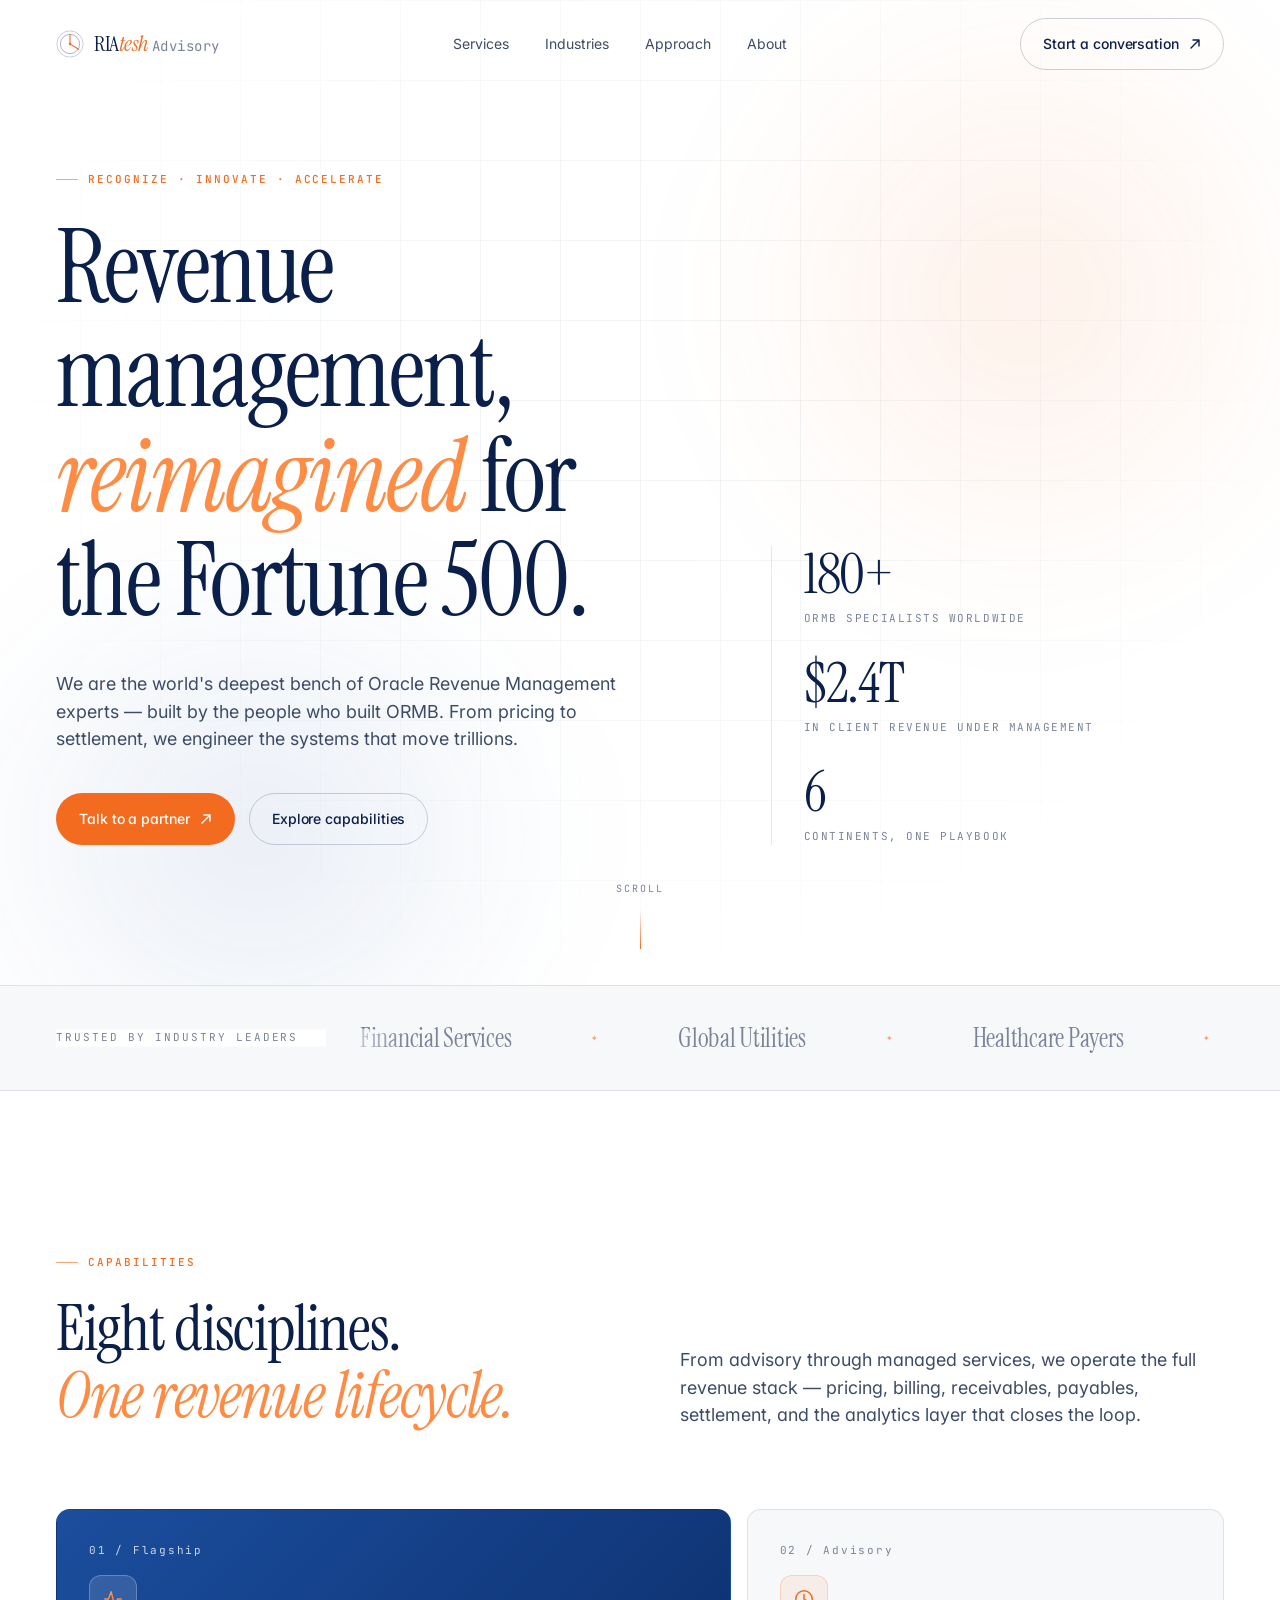
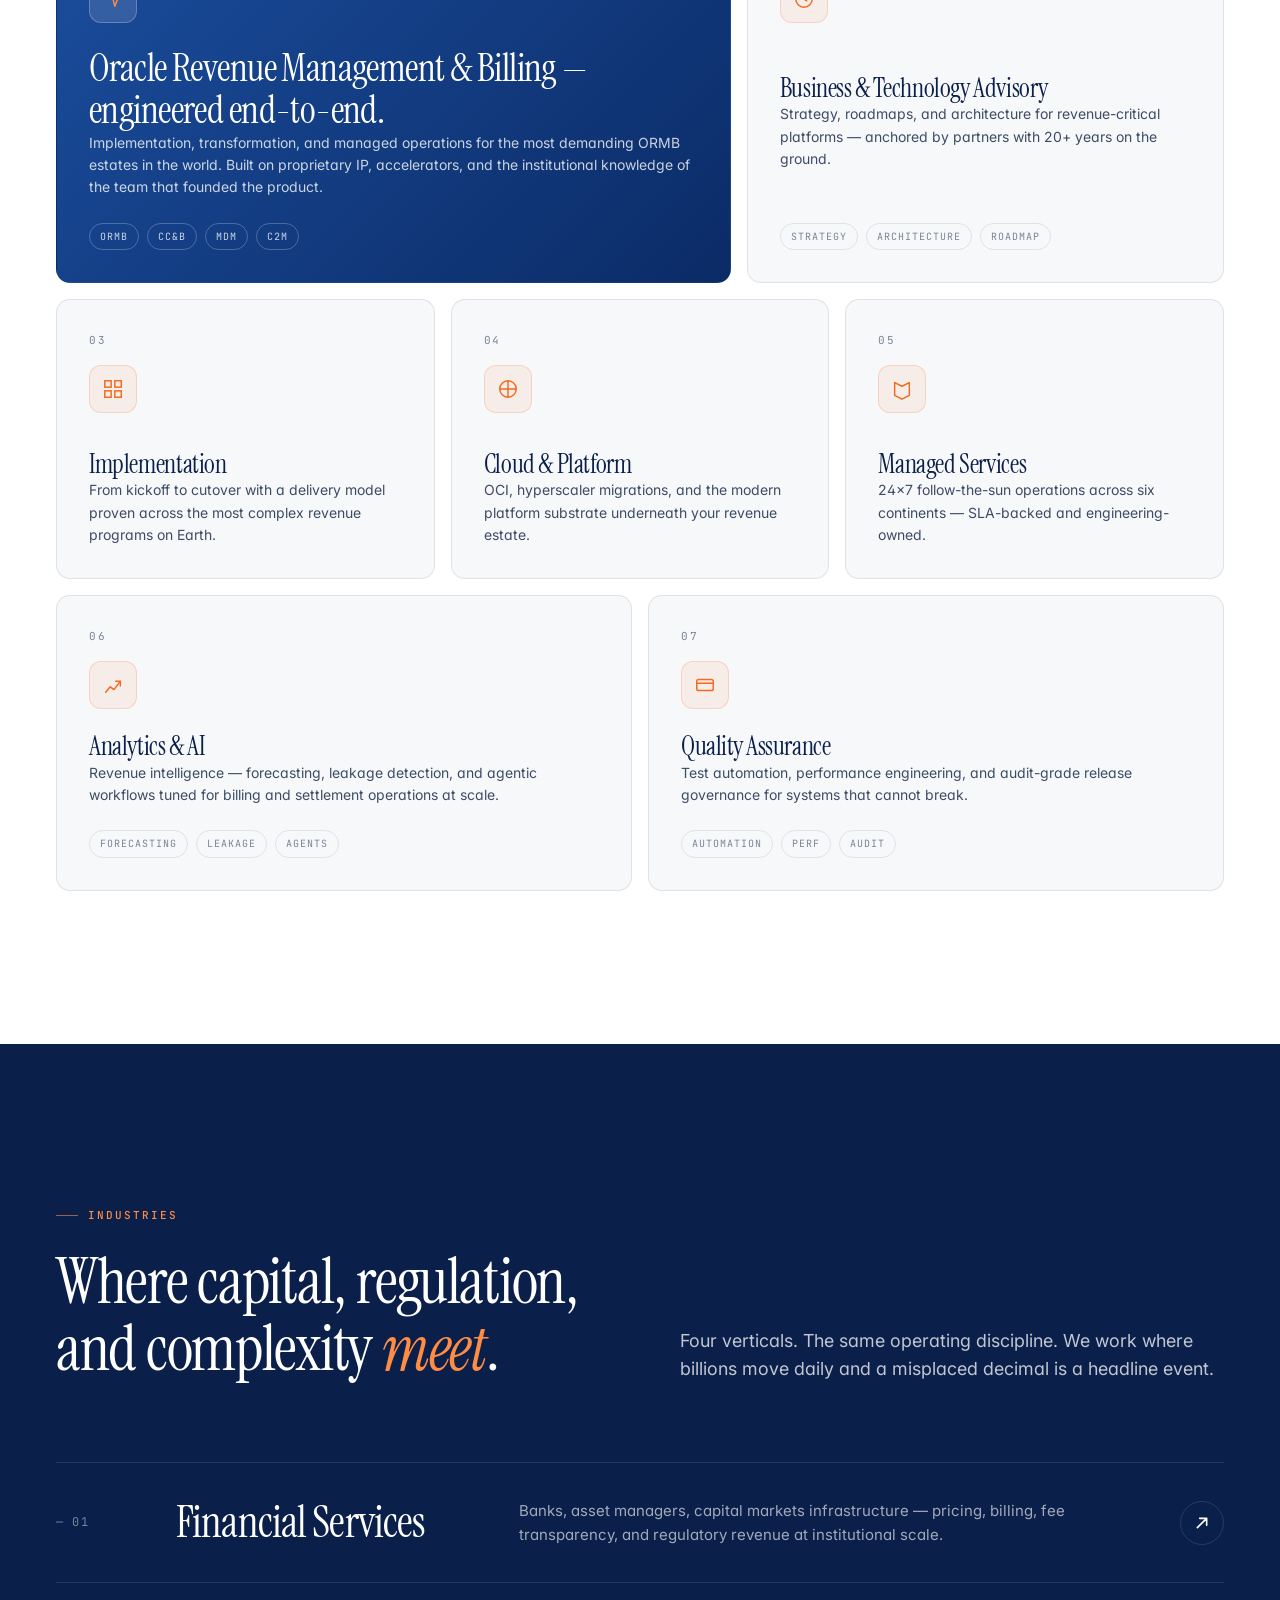
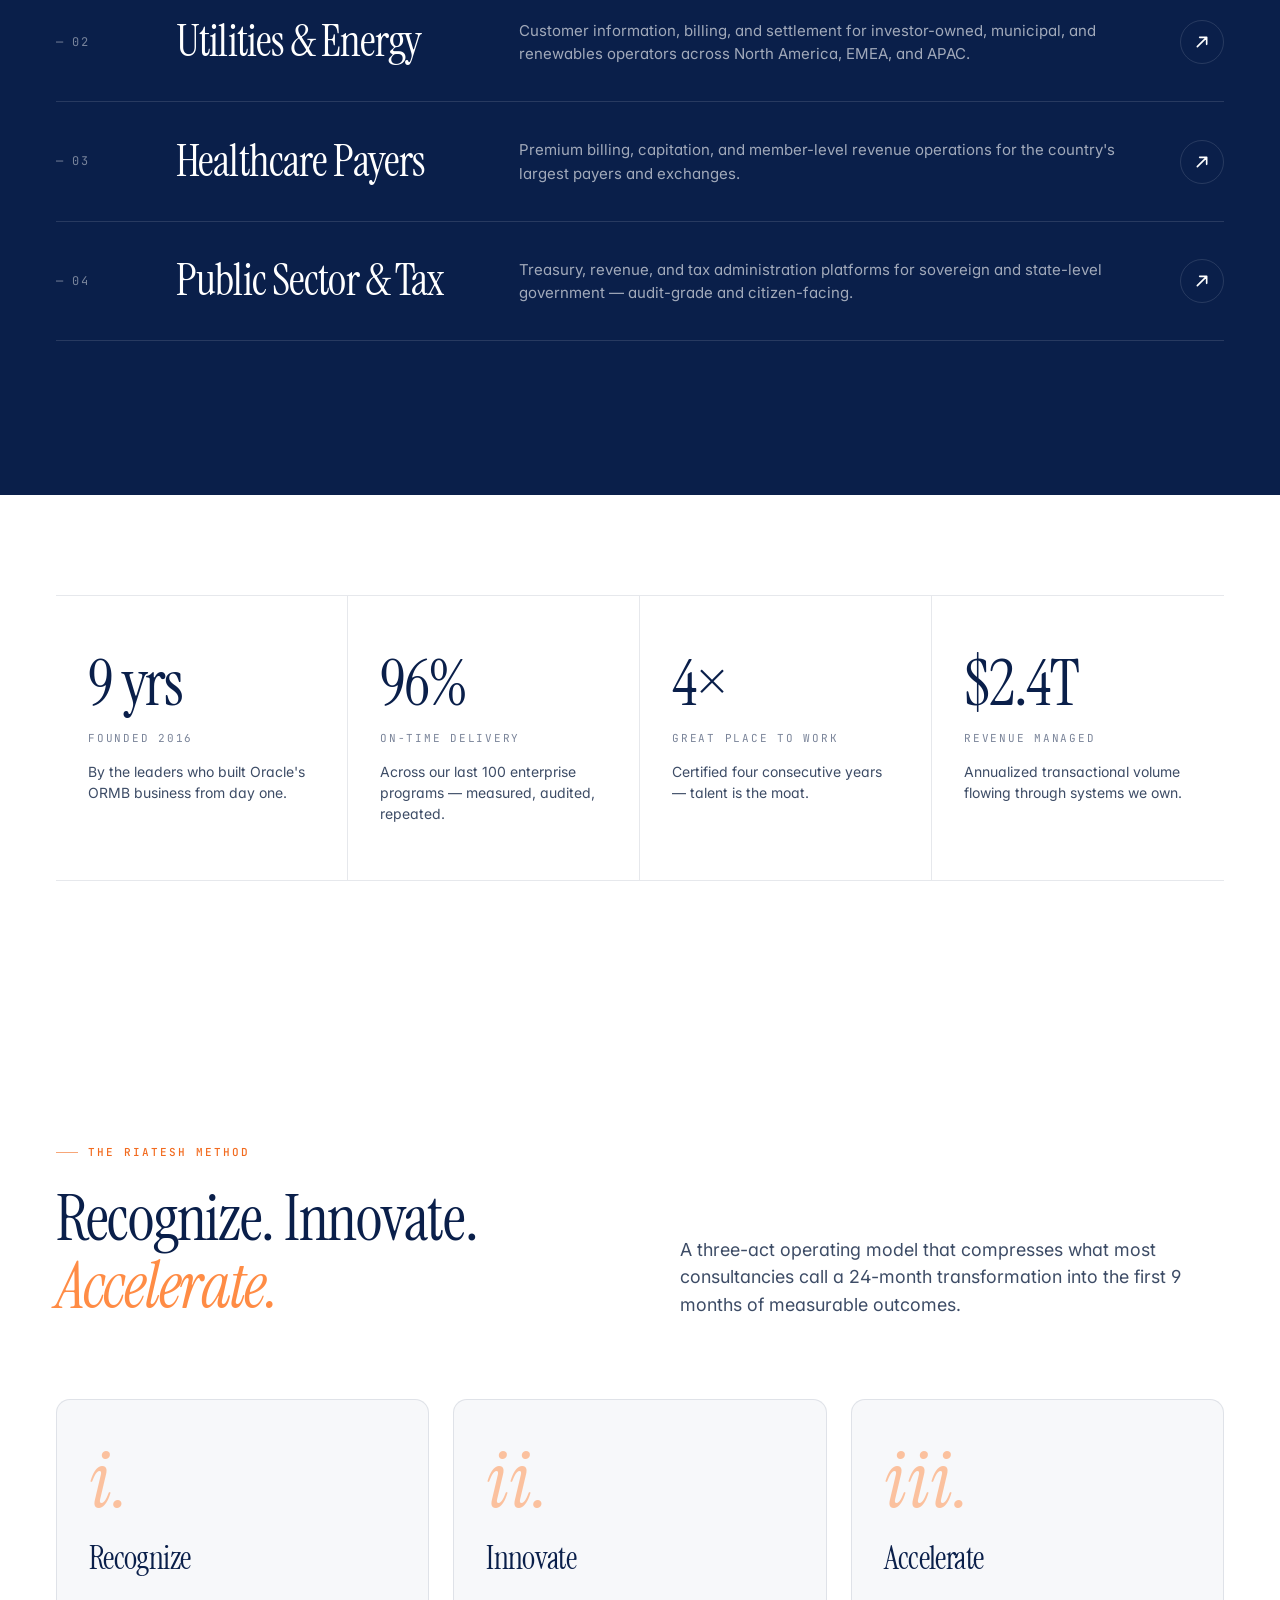
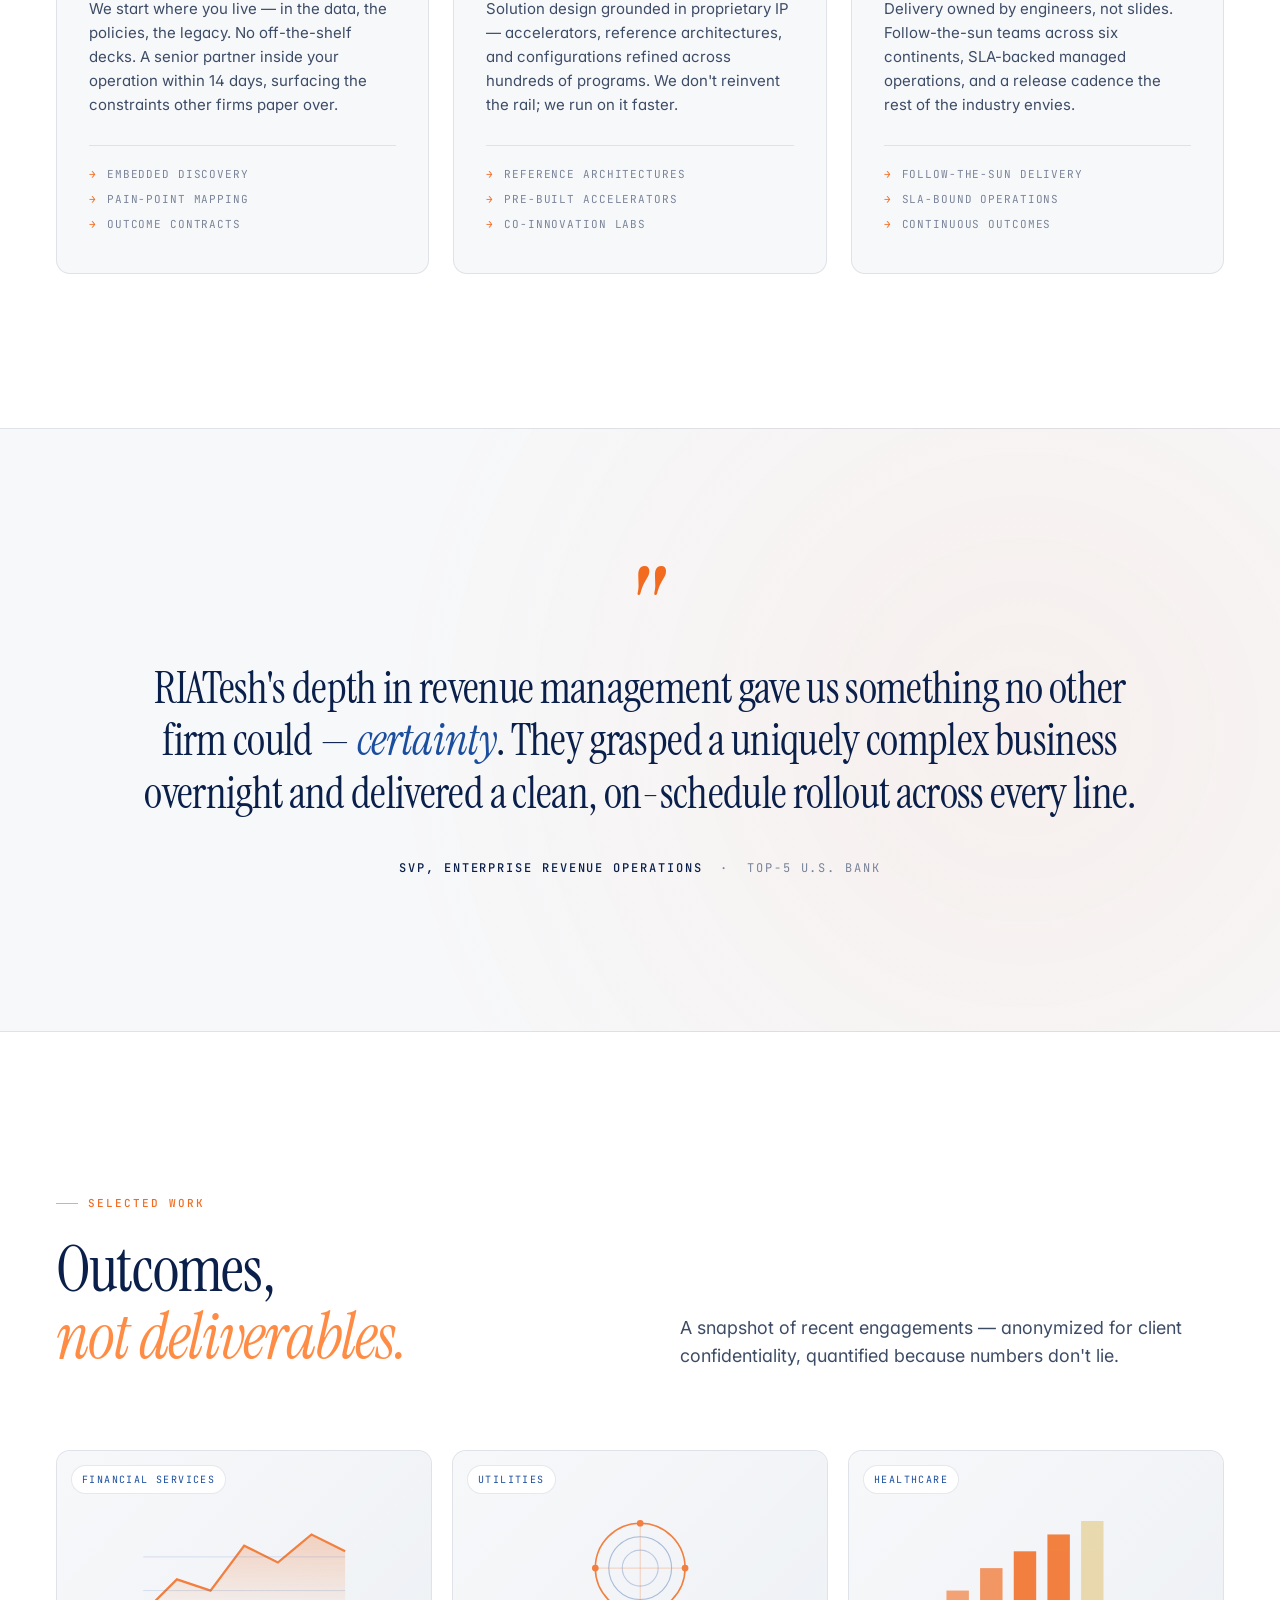
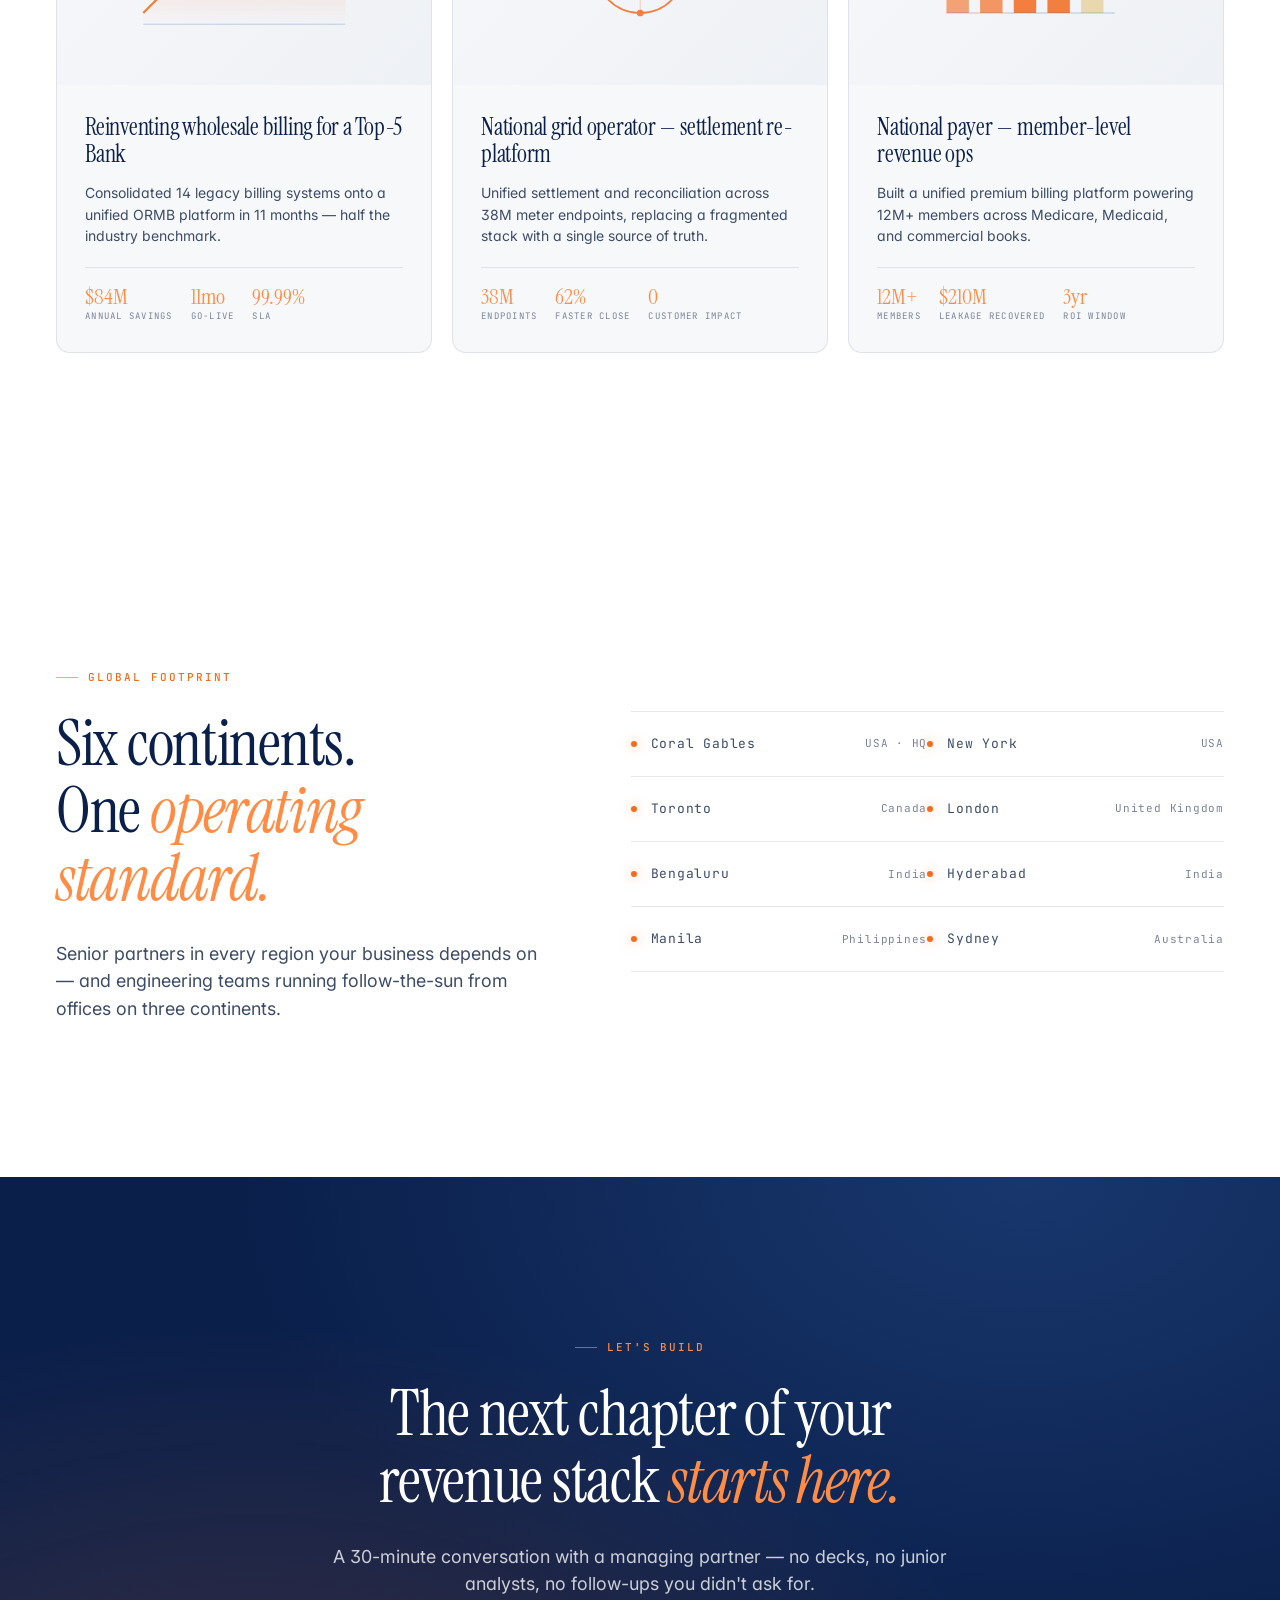
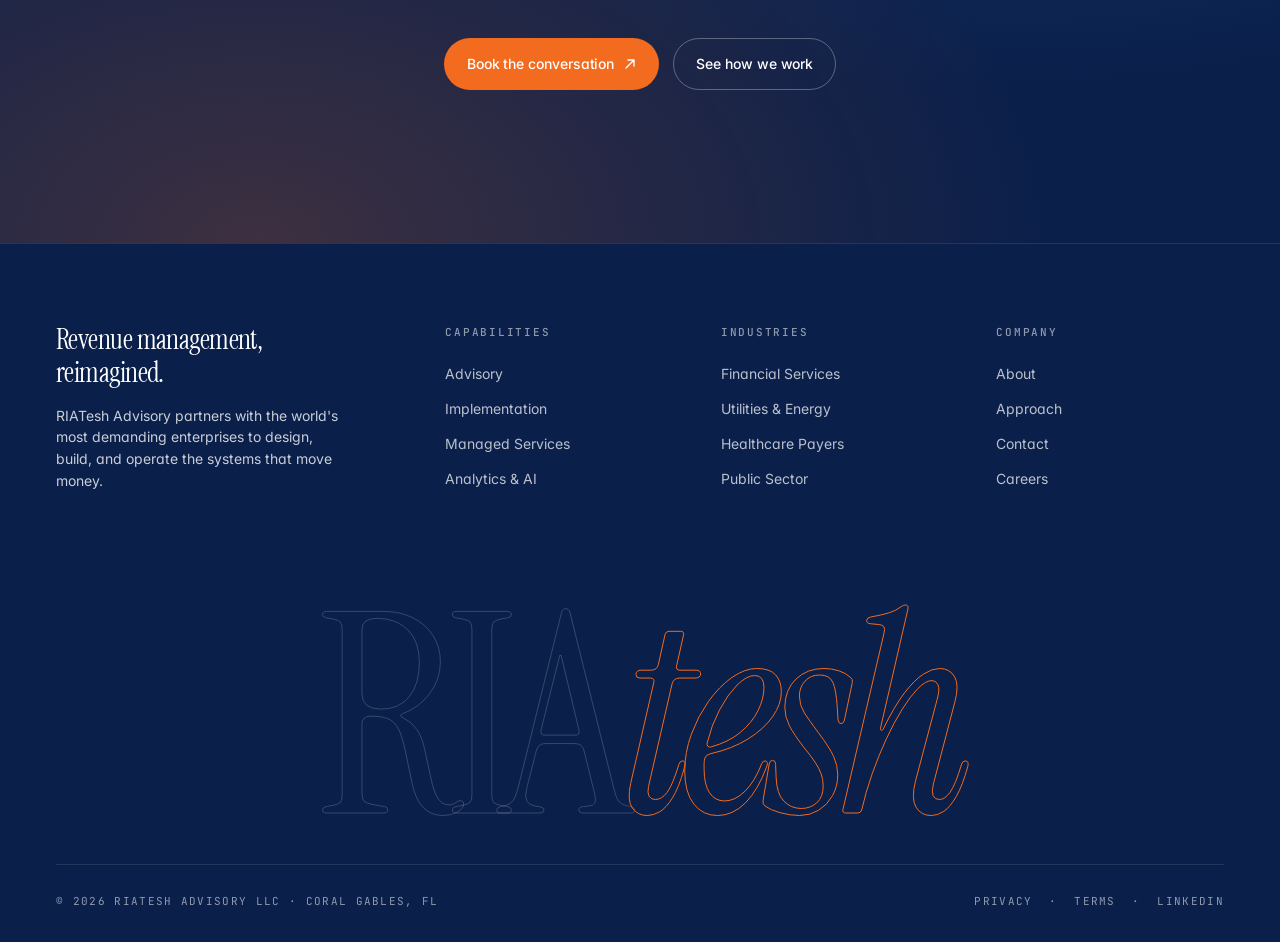
<file: index.html>
<!doctype html>
<html lang="en">
<head>
  <meta charset="utf-8" />
  <meta name="viewport" content="width=device-width, initial-scale=1" />
  <title>RIATesh Advisory — Revenue management, reimagined.</title>
  <meta name="description" content="The world's deepest bench of Oracle Revenue Management experts. RIATesh Advisory partners with Fortune 500 leaders across Financial Services, Utilities, Healthcare, and the Public Sector to recognize, innovate, and accelerate." />
  <meta property="og:title" content="RIATesh Advisory — Revenue management, reimagined." />
  <meta property="og:description" content="The world's deepest bench of Oracle Revenue Management experts." />
  <meta name="theme-color" content="#1B4E9E" />

  <link rel="preconnect" href="https://fonts.googleapis.com" />
  <link rel="preconnect" href="https://fonts.gstatic.com" crossorigin />
  <link href="https://fonts.googleapis.com/css2?family=Instrument+Serif:ital@0;1&family=Inter:wght@300;400;500;600&family=JetBrains+Mono:wght@400;500&display=swap" rel="stylesheet" />

  <link rel="icon" type="image/svg+xml" href="assets/img/logo.svg" />
  <link rel="stylesheet" href="assets/css/styles.css" />
</head>
<body>

  <!-- NAV -->
  <header class="nav">
    <div class="container nav-inner">
      <a href="index.html" class="logo">
        <span class="logo-mark" style="color: var(--ink);">
          <svg viewBox="0 0 64 64" fill="none" aria-hidden="true">
            <circle cx="32" cy="32" r="30" stroke="currentColor" stroke-width="1.4" opacity="0.35"/>
            <circle cx="32" cy="32" r="22" stroke="currentColor" stroke-width="1.4" opacity="0.55"/>
            <path d="M32 10 L32 32 L52 44" stroke="#F26B1F" stroke-width="2.4" stroke-linecap="round"/>
            <circle cx="32" cy="32" r="2.8" fill="#F26B1F"/>
          </svg>
        </span>
        <span class="logo-text">RIA<em>tesh</em> <span style="color: var(--ink-muted); font-size: 14px; letter-spacing: 0.04em; font-family: var(--font-mono); font-style: normal;">Advisory</span></span>
      </a>

      <nav>
        <ul class="nav-links">
          <li><a href="services.html">Services</a></li>
          <li><a href="industries.html">Industries</a></li>
          <li><a href="approach.html">Approach</a></li>
          <li><a href="about.html">About</a></li>
        </ul>
      </nav>

      <div class="nav-cta">
        <a href="contact.html" class="btn btn-ghost">Start a conversation
          <svg class="arrow" width="12" height="12" viewBox="0 0 12 12" fill="none"><path d="M2 10L10 2M10 2H4M10 2V8" stroke="currentColor" stroke-width="1.4" stroke-linecap="round"/></svg>
        </a>
        <button class="menu-toggle" aria-label="Open menu"><span></span></button>
      </div>
    </div>
  </header>

  <div class="mobile-menu">
    <ul>
      <li><a href="services.html">Services</a></li>
      <li><a href="industries.html">Industries</a></li>
      <li><a href="approach.html">Approach</a></li>
      <li><a href="about.html">About</a></li>
      <li><a href="contact.html">Contact</a></li>
    </ul>
  </div>

  <!-- HERO -->
  <section class="hero">
    <div class="hero-bg">
      <div class="grid-overlay"></div>
    </div>

    <div class="container hero-content">
      <div class="hero-headline">
        <div class="eyebrow" data-reveal>Recognize · Innovate · Accelerate</div>
        <h1 class="display" data-reveal data-reveal-delay="1">
          Revenue management,<br/><em>reimagined</em> for the&nbsp;Fortune&nbsp;500.
        </h1>
        <p class="lead" data-reveal data-reveal-delay="2">
          We are the world's deepest bench of Oracle Revenue Management experts —
          built by the people who built ORMB. From pricing to settlement,
          we engineer the systems that move trillions.
        </p>
        <div class="hero-actions" data-reveal data-reveal-delay="3">
          <a href="contact.html" class="btn btn-gold">
            Talk to a partner
            <svg class="arrow" width="12" height="12" viewBox="0 0 12 12" fill="none"><path d="M2 10L10 2M10 2H4M10 2V8" stroke="currentColor" stroke-width="1.4" stroke-linecap="round"/></svg>
          </a>
          <a href="services.html" class="btn btn-ghost">Explore capabilities</a>
        </div>
      </div>

      <aside class="hero-side" data-reveal data-reveal-delay="3">
        <div class="hero-stat">
          <div class="num"><span data-count="180" data-suffix="+">0</span></div>
          <div class="label">ORMB specialists worldwide</div>
        </div>
        <div class="hero-stat">
          <div class="num">$<span data-count="2.4" data-decimals="1" data-suffix="T">0</span></div>
          <div class="label">in client revenue under management</div>
        </div>
        <div class="hero-stat">
          <div class="num"><span data-count="6">0</span></div>
          <div class="label">continents, one playbook</div>
        </div>
      </aside>
    </div>

    <div class="scroll-indicator">
      <span>Scroll</span>
      <span class="line"></span>
    </div>
  </section>

  <!-- CLIENT MARQUEE -->
  <section class="marquee">
    <div class="marquee-label">Trusted by industry leaders</div>
    <div class="marquee-track">
      <span class="marquee-item">Financial Services</span>
      <span class="marquee-item">Global Utilities</span>
      <span class="marquee-item">Healthcare Payers</span>
      <span class="marquee-item">Public Sector</span>
      <span class="marquee-item">Insurance Carriers</span>
      <span class="marquee-item">Capital Markets</span>
      <span class="marquee-item">Asset Managers</span>
      <span class="marquee-item">Energy &amp; Grid</span>
      <span class="marquee-item">Financial Services</span>
      <span class="marquee-item">Global Utilities</span>
      <span class="marquee-item">Healthcare Payers</span>
      <span class="marquee-item">Public Sector</span>
      <span class="marquee-item">Insurance Carriers</span>
      <span class="marquee-item">Capital Markets</span>
      <span class="marquee-item">Asset Managers</span>
      <span class="marquee-item">Energy &amp; Grid</span>
    </div>
  </section>

  <!-- CAPABILITIES / BENTO -->
  <section class="section" id="capabilities">
    <div class="container">
      <div class="section-head">
        <div data-reveal>
          <div class="eyebrow">Capabilities</div>
          <h2>Eight disciplines.<br/><em>One revenue lifecycle.</em></h2>
        </div>
        <p class="lead" data-reveal data-reveal-delay="1">
          From advisory through managed services, we operate the full
          revenue stack — pricing, billing, receivables, payables,
          settlement, and the analytics layer that closes the loop.
        </p>
      </div>

      <div class="bento">
        <article class="bento-card feature span-7" data-reveal>
          <div>
            <div class="num">01 / Flagship</div>
            <span class="glyph" style="margin-top: 16px;">
              <svg width="22" height="22" viewBox="0 0 24 24" fill="none"><path d="M3 12h4l3-8 4 16 3-8h4" stroke="currentColor" stroke-width="1.6" stroke-linecap="round" stroke-linejoin="round"/></svg>
            </span>
          </div>
          <div>
            <h3>Oracle Revenue Management &amp; Billing — engineered end-to-end.</h3>
            <p>Implementation, transformation, and managed operations for the most demanding ORMB estates in the world. Built on proprietary IP, accelerators, and the institutional knowledge of the team that founded the product.</p>
          </div>
          <div class="tags">
            <span class="tag">ORMB</span><span class="tag">CC&amp;B</span><span class="tag">MDM</span><span class="tag">C2M</span>
          </div>
        </article>

        <article class="bento-card span-5" data-reveal data-reveal-delay="1">
          <div>
            <div class="num">02 / Advisory</div>
            <span class="glyph" style="margin-top: 16px;">
              <svg width="22" height="22" viewBox="0 0 24 24" fill="none"><circle cx="12" cy="12" r="9" stroke="currentColor" stroke-width="1.6"/><path d="M12 7v5l3 2" stroke="currentColor" stroke-width="1.6" stroke-linecap="round"/></svg>
            </span>
          </div>
          <div>
            <h3>Business &amp; Technology Advisory</h3>
            <p>Strategy, roadmaps, and architecture for revenue-critical platforms — anchored by partners with 20+ years on the ground.</p>
          </div>
          <div class="tags">
            <span class="tag">Strategy</span><span class="tag">Architecture</span><span class="tag">Roadmap</span>
          </div>
        </article>

        <article class="bento-card span-4" data-reveal>
          <div>
            <div class="num">03</div>
            <span class="glyph" style="margin-top: 16px;">
              <svg width="22" height="22" viewBox="0 0 24 24" fill="none"><rect x="3" y="3" width="7" height="7" stroke="currentColor" stroke-width="1.6"/><rect x="14" y="3" width="7" height="7" stroke="currentColor" stroke-width="1.6"/><rect x="3" y="14" width="7" height="7" stroke="currentColor" stroke-width="1.6"/><rect x="14" y="14" width="7" height="7" stroke="currentColor" stroke-width="1.6"/></svg>
            </span>
          </div>
          <div>
            <h3>Implementation</h3>
            <p>From kickoff to cutover with a delivery model proven across the most complex revenue programs on Earth.</p>
          </div>
        </article>

        <article class="bento-card span-4" data-reveal data-reveal-delay="1">
          <div>
            <div class="num">04</div>
            <span class="glyph" style="margin-top: 16px;">
              <svg width="22" height="22" viewBox="0 0 24 24" fill="none"><path d="M12 3v18M3 12h18" stroke="currentColor" stroke-width="1.6"/><circle cx="12" cy="12" r="9" stroke="currentColor" stroke-width="1.6"/></svg>
            </span>
          </div>
          <div>
            <h3>Cloud &amp; Platform</h3>
            <p>OCI, hyperscaler migrations, and the modern platform substrate underneath your revenue estate.</p>
          </div>
        </article>

        <article class="bento-card span-4" data-reveal data-reveal-delay="2">
          <div>
            <div class="num">05</div>
            <span class="glyph" style="margin-top: 16px;">
              <svg width="22" height="22" viewBox="0 0 24 24" fill="none"><path d="M4 19V5l8 4 8-4v14l-8 4-8-4z" stroke="currentColor" stroke-width="1.6" stroke-linejoin="round"/></svg>
            </span>
          </div>
          <div>
            <h3>Managed Services</h3>
            <p>24×7 follow-the-sun operations across six continents — SLA-backed and engineering-owned.</p>
          </div>
        </article>

        <article class="bento-card span-6" data-reveal>
          <div>
            <div class="num">06</div>
            <span class="glyph" style="margin-top: 16px;">
              <svg width="22" height="22" viewBox="0 0 24 24" fill="none"><path d="M4 20L9 14L13 17L20 8" stroke="currentColor" stroke-width="1.6" stroke-linecap="round" stroke-linejoin="round"/><path d="M15 8h5v5" stroke="currentColor" stroke-width="1.6" stroke-linecap="round" stroke-linejoin="round"/></svg>
            </span>
          </div>
          <div>
            <h3>Analytics &amp; AI</h3>
            <p>Revenue intelligence — forecasting, leakage detection, and agentic workflows tuned for billing and settlement operations at scale.</p>
          </div>
          <div class="tags">
            <span class="tag">Forecasting</span><span class="tag">Leakage</span><span class="tag">Agents</span>
          </div>
        </article>

        <article class="bento-card span-6" data-reveal data-reveal-delay="1">
          <div>
            <div class="num">07</div>
            <span class="glyph" style="margin-top: 16px;">
              <svg width="22" height="22" viewBox="0 0 24 24" fill="none"><rect x="3" y="6" width="18" height="12" rx="2" stroke="currentColor" stroke-width="1.6"/><path d="M3 10h18" stroke="currentColor" stroke-width="1.6"/></svg>
            </span>
          </div>
          <div>
            <h3>Quality Assurance</h3>
            <p>Test automation, performance engineering, and audit-grade release governance for systems that cannot break.</p>
          </div>
          <div class="tags">
            <span class="tag">Automation</span><span class="tag">Perf</span><span class="tag">Audit</span>
          </div>
        </article>

      </div>
    </div>
  </section>

  <!-- INDUSTRIES -->
  <section class="section industries" id="industries">
    <div class="container">
      <div class="section-head">
        <div data-reveal>
          <div class="eyebrow">Industries</div>
          <h2>Where capital, regulation,<br/>and complexity <em>meet</em>.</h2>
        </div>
        <p class="lead" data-reveal data-reveal-delay="1">
          Four verticals. The same operating discipline. We work
          where billions move daily and a misplaced decimal is a
          headline event.
        </p>
      </div>

      <ul class="industry-list" data-reveal>
        <li class="industry-row">
          <span class="industry-num">— 01</span>
          <span class="industry-name">Financial Services</span>
          <span class="industry-desc">Banks, asset managers, capital markets infrastructure — pricing, billing, fee transparency, and regulatory revenue at institutional scale.</span>
          <span class="arrow-circle">
            <svg viewBox="0 0 12 12" fill="none"><path d="M2 10L10 2M10 2H4M10 2V8" stroke="currentColor" stroke-width="1.4" stroke-linecap="round"/></svg>
          </span>
        </li>
        <li class="industry-row">
          <span class="industry-num">— 02</span>
          <span class="industry-name">Utilities &amp; Energy</span>
          <span class="industry-desc">Customer information, billing, and settlement for investor-owned, municipal, and renewables operators across North America, EMEA, and APAC.</span>
          <span class="arrow-circle">
            <svg viewBox="0 0 12 12" fill="none"><path d="M2 10L10 2M10 2H4M10 2V8" stroke="currentColor" stroke-width="1.4" stroke-linecap="round"/></svg>
          </span>
        </li>
        <li class="industry-row">
          <span class="industry-num">— 03</span>
          <span class="industry-name">Healthcare Payers</span>
          <span class="industry-desc">Premium billing, capitation, and member-level revenue operations for the country's largest payers and exchanges.</span>
          <span class="arrow-circle">
            <svg viewBox="0 0 12 12" fill="none"><path d="M2 10L10 2M10 2H4M10 2V8" stroke="currentColor" stroke-width="1.4" stroke-linecap="round"/></svg>
          </span>
        </li>
        <li class="industry-row">
          <span class="industry-num">— 04</span>
          <span class="industry-name">Public Sector &amp; Tax</span>
          <span class="industry-desc">Treasury, revenue, and tax administration platforms for sovereign and state-level government — audit-grade and citizen-facing.</span>
          <span class="arrow-circle">
            <svg viewBox="0 0 12 12" fill="none"><path d="M2 10L10 2M10 2H4M10 2V8" stroke="currentColor" stroke-width="1.4" stroke-linecap="round"/></svg>
          </span>
        </li>
      </ul>
    </div>
  </section>

  <!-- STATS -->
  <section class="section-sm">
    <div class="container">
      <div class="stats" data-reveal>
        <div class="stat">
          <div class="v"><span data-count="9" data-suffix=" yrs">0</span></div>
          <div class="l">Founded 2016</div>
          <div class="d">By the leaders who built Oracle's ORMB business from day one.</div>
        </div>
        <div class="stat">
          <div class="v"><span data-count="98" data-suffix="%">0</span></div>
          <div class="l">On-time delivery</div>
          <div class="d">Across our last 100 enterprise programs — measured, audited, repeated.</div>
        </div>
        <div class="stat">
          <div class="v"><span data-count="4">0</span>×</div>
          <div class="l">Great Place to Work</div>
          <div class="d">Certified four consecutive years — talent is the moat.</div>
        </div>
        <div class="stat">
          <div class="v"><span data-count="2.4" data-decimals="1" data-prefix="$" data-suffix="T">0</span></div>
          <div class="l">Revenue managed</div>
          <div class="d">Annualized transactional volume flowing through systems we own.</div>
        </div>
      </div>
    </div>
  </section>

  <!-- APPROACH -->
  <section class="section" id="approach">
    <div class="container">
      <div class="section-head">
        <div data-reveal>
          <div class="eyebrow">The RIATesh Method</div>
          <h2>Recognize. Innovate.<br/><em>Accelerate.</em></h2>
        </div>
        <p class="lead" data-reveal data-reveal-delay="1">
          A three-act operating model that compresses what most
          consultancies call a 24-month transformation into the
          first 9 months of measurable outcomes.
        </p>
      </div>

      <div class="approach-grid">
        <article class="approach-card" data-reveal>
          <div class="num">i.</div>
          <h3>Recognize</h3>
          <p>We start where you live — in the data, the policies, the legacy. No off-the-shelf decks. A senior partner inside your operation within 14 days, surfacing the constraints other firms paper over.</p>
          <ul class="keys">
            <li>Embedded discovery</li>
            <li>Pain-point mapping</li>
            <li>Outcome contracts</li>
          </ul>
        </article>

        <article class="approach-card" data-reveal data-reveal-delay="1">
          <div class="num">ii.</div>
          <h3>Innovate</h3>
          <p>Solution design grounded in proprietary IP — accelerators, reference architectures, and configurations refined across hundreds of programs. We don't reinvent the rail; we run on it faster.</p>
          <ul class="keys">
            <li>Reference architectures</li>
            <li>Pre-built accelerators</li>
            <li>Co-innovation labs</li>
          </ul>
        </article>

        <article class="approach-card" data-reveal data-reveal-delay="2">
          <div class="num">iii.</div>
          <h3>Accelerate</h3>
          <p>Delivery owned by engineers, not slides. Follow-the-sun teams across six continents, SLA-backed managed operations, and a release cadence the rest of the industry envies.</p>
          <ul class="keys">
            <li>Follow-the-sun delivery</li>
            <li>SLA-bound operations</li>
            <li>Continuous outcomes</li>
          </ul>
        </article>
      </div>
    </div>
  </section>

  <!-- QUOTE -->
  <section class="section quote-section">
    <div class="container">
      <div class="quote" data-reveal>
        <div class="quote-mark">"</div>
        <blockquote>
          RIATesh's depth in revenue management gave us something no other firm could —
          <em>certainty</em>. They grasped a uniquely complex business overnight and delivered
          a clean, on-schedule rollout across every line.
        </blockquote>
        <div class="quote-cite">
          <strong>SVP, Enterprise Revenue Operations</strong> &nbsp;·&nbsp; Top-5 U.S. Bank
        </div>
      </div>
    </div>
  </section>

  <!-- CASE STUDIES -->
  <section class="section">
    <div class="container">
      <div class="section-head">
        <div data-reveal>
          <div class="eyebrow">Selected work</div>
          <h2>Outcomes,<br/><em>not deliverables.</em></h2>
        </div>
        <p class="lead" data-reveal data-reveal-delay="1">
          A snapshot of recent engagements — anonymized for client confidentiality,
          quantified because numbers don't lie.
        </p>
      </div>

      <div class="cases">

        <article class="case" data-reveal>
          <div class="case-visual">
            <span class="tag">Financial Services</span>
            <svg viewBox="0 0 200 120" fill="none">
              <path d="M10 100 L40 70 L70 80 L100 40 L130 55 L160 30 L190 45" stroke="#F26B1F" stroke-width="2"/>
              <path d="M10 100 L40 70 L70 80 L100 40 L130 55 L160 30 L190 45 L190 110 L10 110 Z" fill="url(#g1)" opacity="0.3"/>
              <defs>
                <linearGradient id="g1" x1="0" y1="0" x2="0" y2="1">
                  <stop offset="0" stop-color="#F26B1F"/>
                  <stop offset="1" stop-color="#F26B1F" stop-opacity="0"/>
                </linearGradient>
              </defs>
              <g opacity="0.5">
                <line x1="10" y1="110" x2="190" y2="110" stroke="#1B4E9E" stroke-width="0.5"/>
                <line x1="10" y1="80" x2="190" y2="80" stroke="#1B4E9E" stroke-width="0.3"/>
                <line x1="10" y1="50" x2="190" y2="50" stroke="#1B4E9E" stroke-width="0.3"/>
              </g>
            </svg>
          </div>
          <div class="case-body">
            <h3>Reinventing wholesale billing for a Top-5 Bank</h3>
            <p>Consolidated 14 legacy billing systems onto a unified ORMB platform in 11 months — half the industry benchmark.</p>
            <div class="case-meta">
              <div class="metric"><span class="v">$84M</span><span class="l">Annual savings</span></div>
              <div class="metric"><span class="v">11mo</span><span class="l">Go-live</span></div>
              <div class="metric"><span class="v">99.99%</span><span class="l">SLA</span></div>
            </div>
          </div>
        </article>

        <article class="case" data-reveal data-reveal-delay="1">
          <div class="case-visual">
            <span class="tag">Utilities</span>
            <svg viewBox="0 0 200 120" fill="none">
              <circle cx="100" cy="60" r="40" stroke="#F26B1F" stroke-width="1.4"/>
              <circle cx="100" cy="60" r="28" stroke="#1B4E9E" stroke-width="1" opacity="0.4"/>
              <circle cx="100" cy="60" r="16" stroke="#1B4E9E" stroke-width="1" opacity="0.3"/>
              <circle cx="60" cy="60" r="3" fill="#F26B1F"/>
              <circle cx="140" cy="60" r="3" fill="#F26B1F"/>
              <circle cx="100" cy="20" r="3" fill="#F26B1F"/>
              <circle cx="100" cy="100" r="3" fill="#F26B1F"/>
              <line x1="60" y1="60" x2="140" y2="60" stroke="#F26B1F" stroke-width="0.6" opacity="0.5"/>
              <line x1="100" y1="20" x2="100" y2="100" stroke="#F26B1F" stroke-width="0.6" opacity="0.5"/>
            </svg>
          </div>
          <div class="case-body">
            <h3>National grid operator — settlement re-platform</h3>
            <p>Unified settlement and reconciliation across 38M meter endpoints, replacing a fragmented stack with a single source of truth.</p>
            <div class="case-meta">
              <div class="metric"><span class="v">38M</span><span class="l">Endpoints</span></div>
              <div class="metric"><span class="v">62%</span><span class="l">Faster close</span></div>
              <div class="metric"><span class="v">0</span><span class="l">Customer impact</span></div>
            </div>
          </div>
        </article>

        <article class="case" data-reveal data-reveal-delay="2">
          <div class="case-visual">
            <span class="tag">Healthcare</span>
            <svg viewBox="0 0 200 120" fill="none">
              <rect x="20" y="80" width="20" height="20" fill="#F26B1F" opacity="0.7"/>
              <rect x="50" y="60" width="20" height="40" fill="#F26B1F" opacity="0.8"/>
              <rect x="80" y="45" width="20" height="55" fill="#F26B1F"/>
              <rect x="110" y="30" width="20" height="70" fill="#F26B1F"/>
              <rect x="140" y="18" width="20" height="82" fill="#E8D4A2"/>
              <line x1="20" y1="100" x2="170" y2="100" stroke="#1B4E9E" stroke-width="0.6" opacity="0.5"/>
            </svg>
          </div>
          <div class="case-body">
            <h3>National payer — member-level revenue ops</h3>
            <p>Built a unified premium billing platform powering 12M+ members across Medicare, Medicaid, and commercial books.</p>
            <div class="case-meta">
              <div class="metric"><span class="v">12M+</span><span class="l">Members</span></div>
              <div class="metric"><span class="v">$210M</span><span class="l">Leakage recovered</span></div>
              <div class="metric"><span class="v">3yr</span><span class="l">ROI window</span></div>
            </div>
          </div>
        </article>

      </div>
    </div>
  </section>

  <!-- GLOBAL FOOTPRINT -->
  <section class="section">
    <div class="container">
      <div class="globe-section">
        <div data-reveal>
          <div class="eyebrow" style="margin-bottom: 24px;">Global footprint</div>
          <h2>Six continents.<br/>One <em>operating standard.</em></h2>
          <p class="lead" style="margin-top: 28px;">
            Senior partners in every region your business depends on —
            and engineering teams running follow-the-sun from offices
            on three continents.
          </p>
        </div>

        <div data-reveal data-reveal-delay="1">
          <ul class="locations">
            <li>Coral Gables <span class="country">USA · HQ</span></li>
            <li>New York <span class="country">USA</span></li>
            <li>Toronto <span class="country">Canada</span></li>
            <li>London <span class="country">United Kingdom</span></li>
            <li>Bengaluru <span class="country">India</span></li>
            <li>Hyderabad <span class="country">India</span></li>
            <li>Manila <span class="country">Philippines</span></li>
            <li>Sydney <span class="country">Australia</span></li>
          </ul>
        </div>
      </div>
    </div>
  </section>

  <!-- CTA -->
  <section class="cta-section">
    <div class="container">
      <div class="cta-inner">
        <div class="eyebrow" data-reveal>Let's build</div>
        <h2 data-reveal data-reveal-delay="1">
          The next chapter of your<br/>revenue stack <em>starts here.</em>
        </h2>
        <p class="lead" data-reveal data-reveal-delay="2">
          A 30-minute conversation with a managing partner — no decks,
          no junior analysts, no follow-ups you didn't ask for.
        </p>
        <div class="cta-actions" data-reveal data-reveal-delay="3">
          <a href="contact.html" class="btn btn-gold">
            Book the conversation
            <svg class="arrow" width="12" height="12" viewBox="0 0 12 12" fill="none"><path d="M2 10L10 2M10 2H4M10 2V8" stroke="currentColor" stroke-width="1.4" stroke-linecap="round"/></svg>
          </a>
          <a href="approach.html" class="btn btn-ghost">See how we work</a>
        </div>
      </div>
    </div>
  </section>

  <!-- FOOTER -->
  <footer class="footer">
    <div class="container">
      <div class="footer-top">
        <div class="footer-brand">
          <h4>Revenue management, reimagined.</h4>
          <p>RIATesh Advisory partners with the world's most demanding enterprises to design, build, and operate the systems that move money.</p>
        </div>
        <div class="footer-col">
          <h5>Capabilities</h5>
          <ul>
            <li><a href="services.html">Advisory</a></li>
            <li><a href="services.html">Implementation</a></li>
            <li><a href="services.html">Managed Services</a></li>
            <li><a href="services.html">Analytics &amp; AI</a></li>
          </ul>
        </div>
        <div class="footer-col">
          <h5>Industries</h5>
          <ul>
            <li><a href="industries.html">Financial Services</a></li>
            <li><a href="industries.html">Utilities &amp; Energy</a></li>
            <li><a href="industries.html">Healthcare Payers</a></li>
            <li><a href="industries.html">Public Sector</a></li>
          </ul>
        </div>
        <div class="footer-col">
          <h5>Company</h5>
          <ul>
            <li><a href="about.html">About</a></li>
            <li><a href="approach.html">Approach</a></li>
            <li><a href="contact.html">Contact</a></li>
            <li><a href="#">Careers</a></li>
          </ul>
        </div>
      </div>

      <div class="brand-mark-lg">RIA<em>tesh</em></div>

      <div class="footer-bottom">
        <div>© <span id="y">2026</span> RIATesh Advisory LLC · Coral Gables, FL</div>
        <div>
          <a href="#">Privacy</a> &nbsp;·&nbsp; <a href="#">Terms</a> &nbsp;·&nbsp; <a href="#">LinkedIn</a>
        </div>
      </div>
    </div>
  </footer>

  <script src="assets/js/main.js" defer></script>
</body>
</html>
</file>
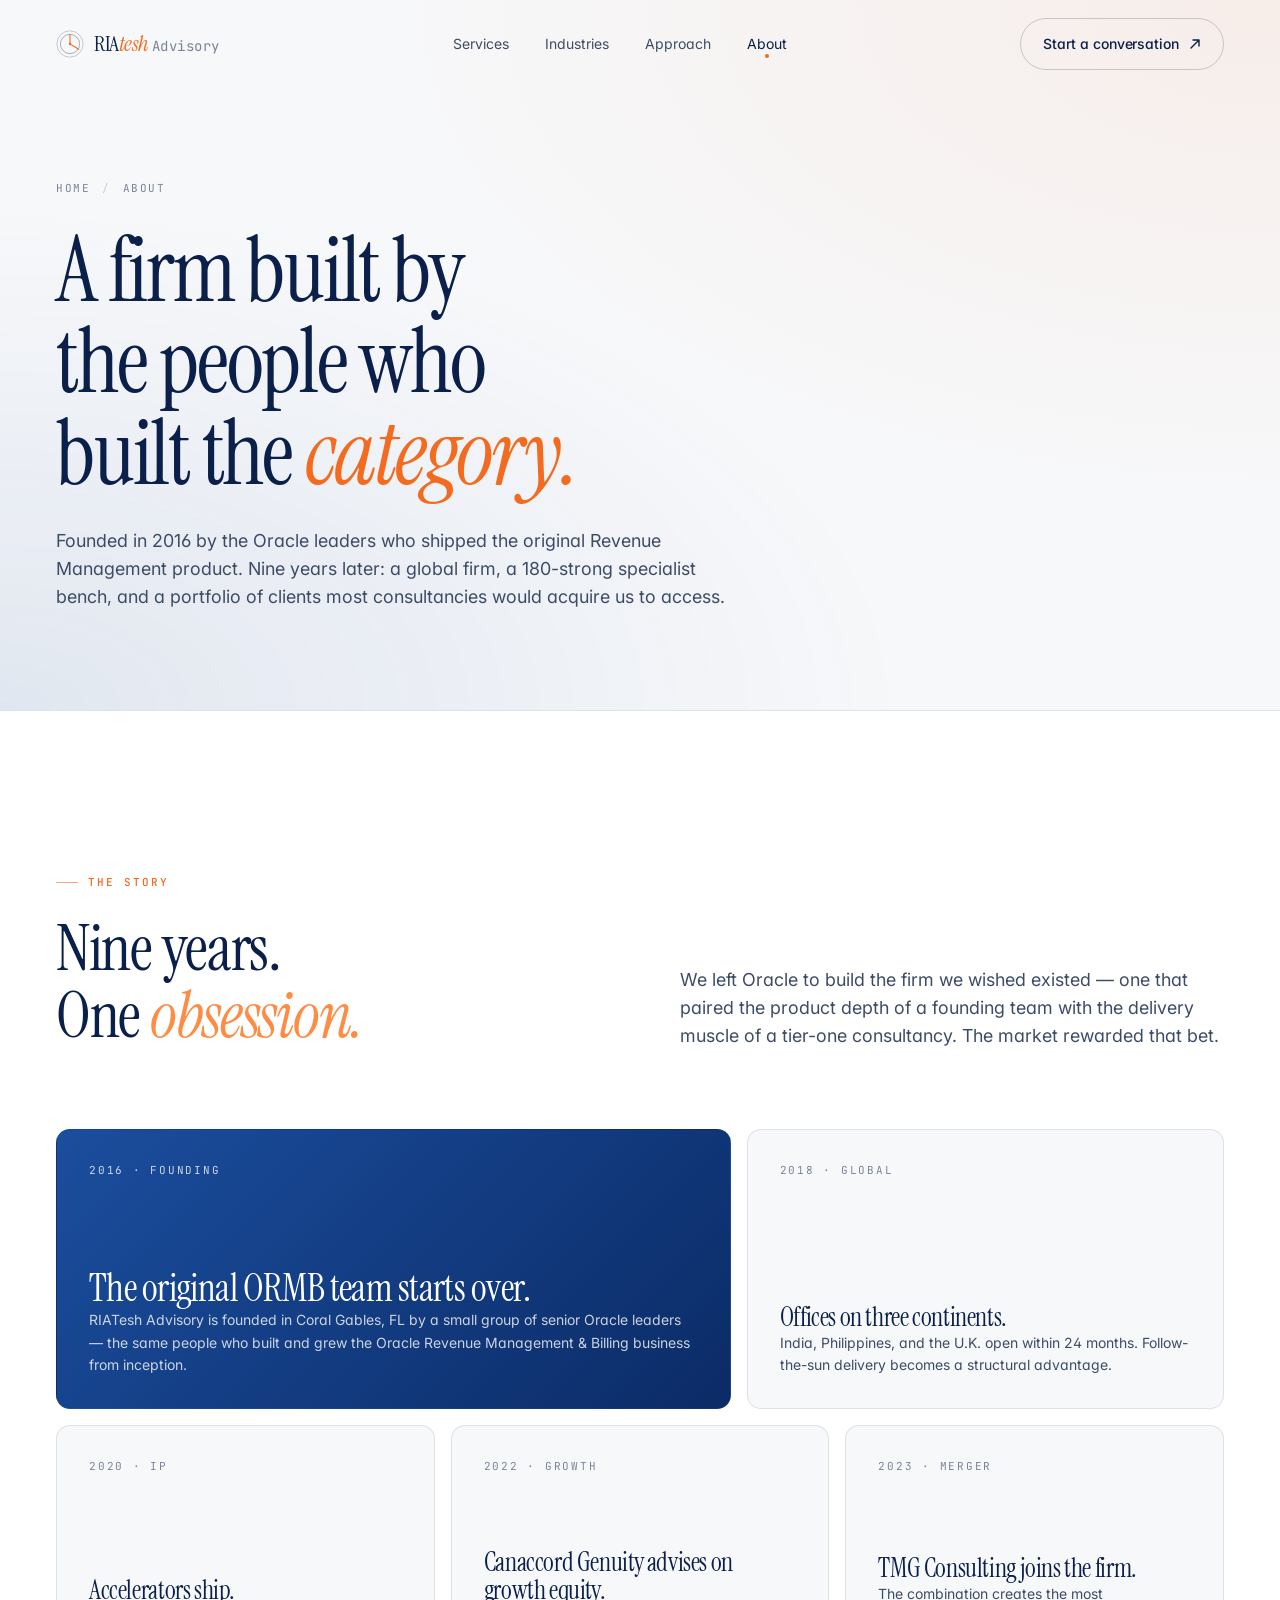
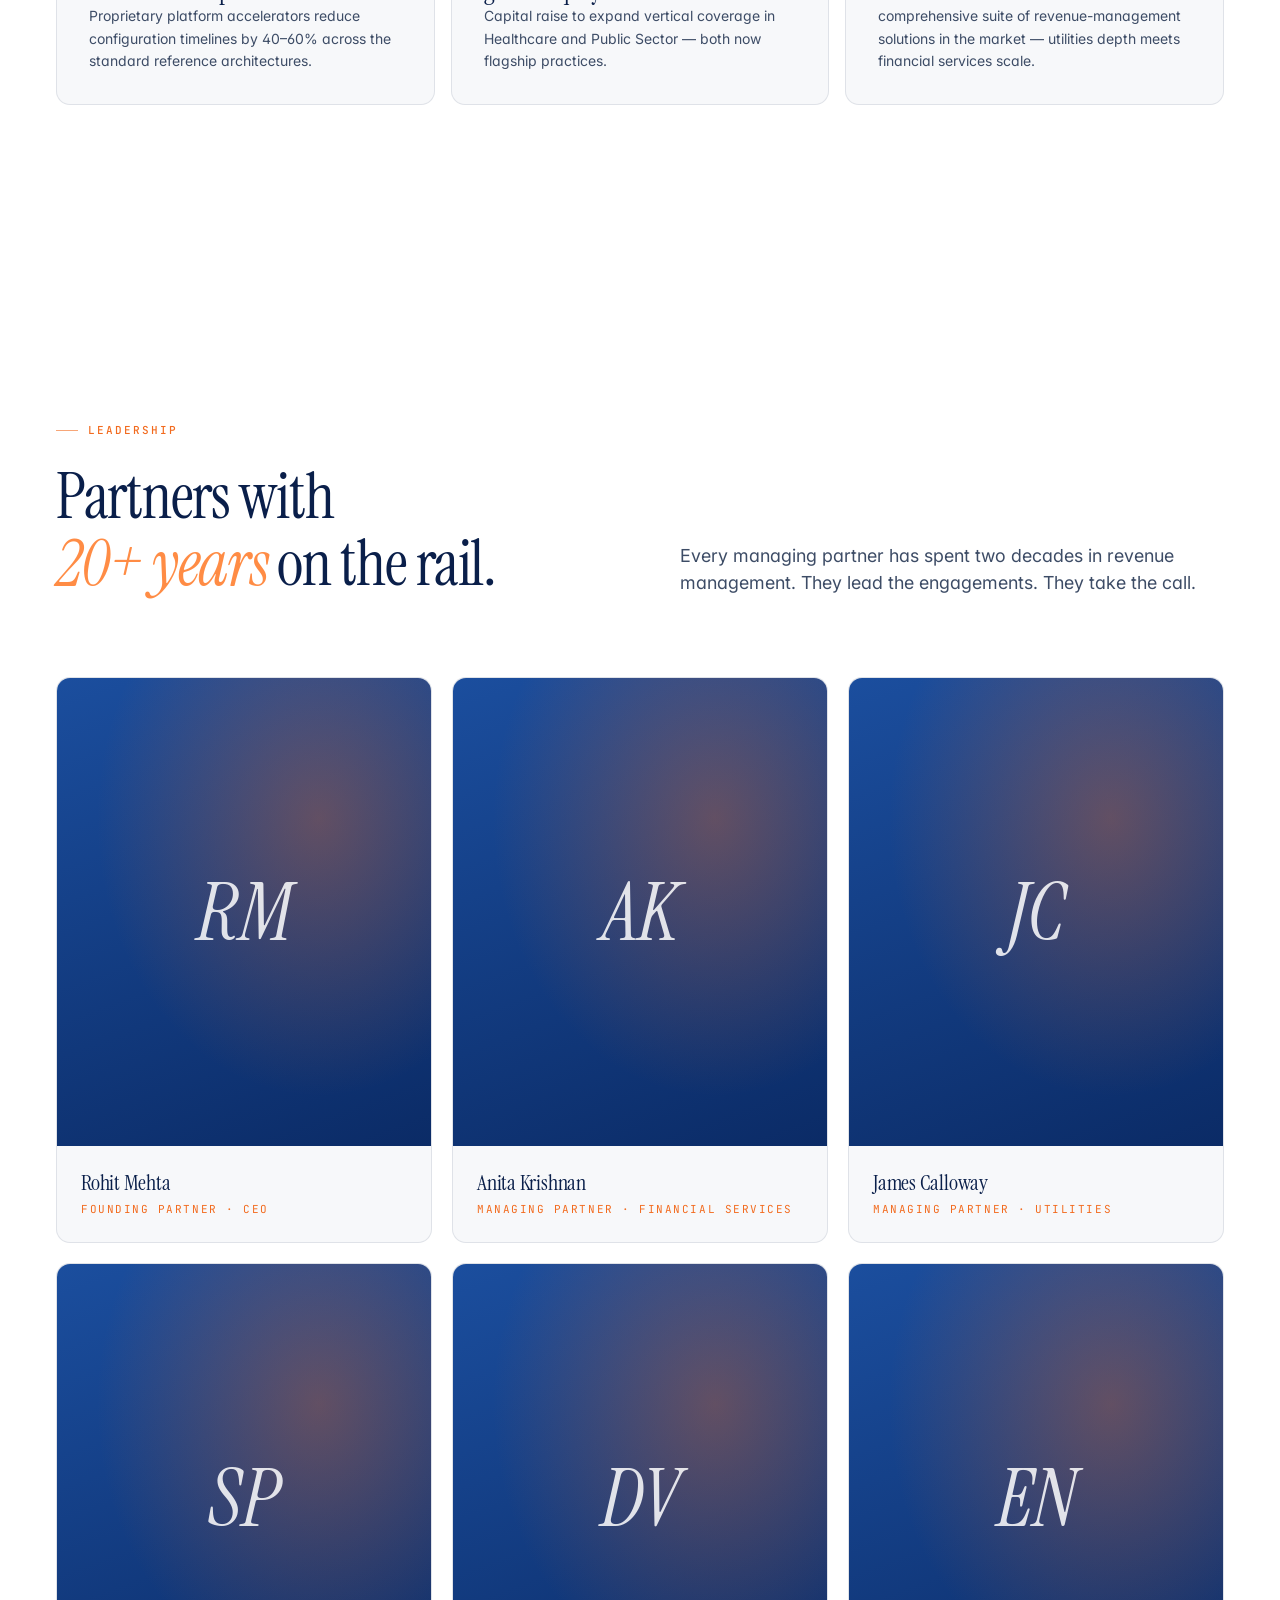
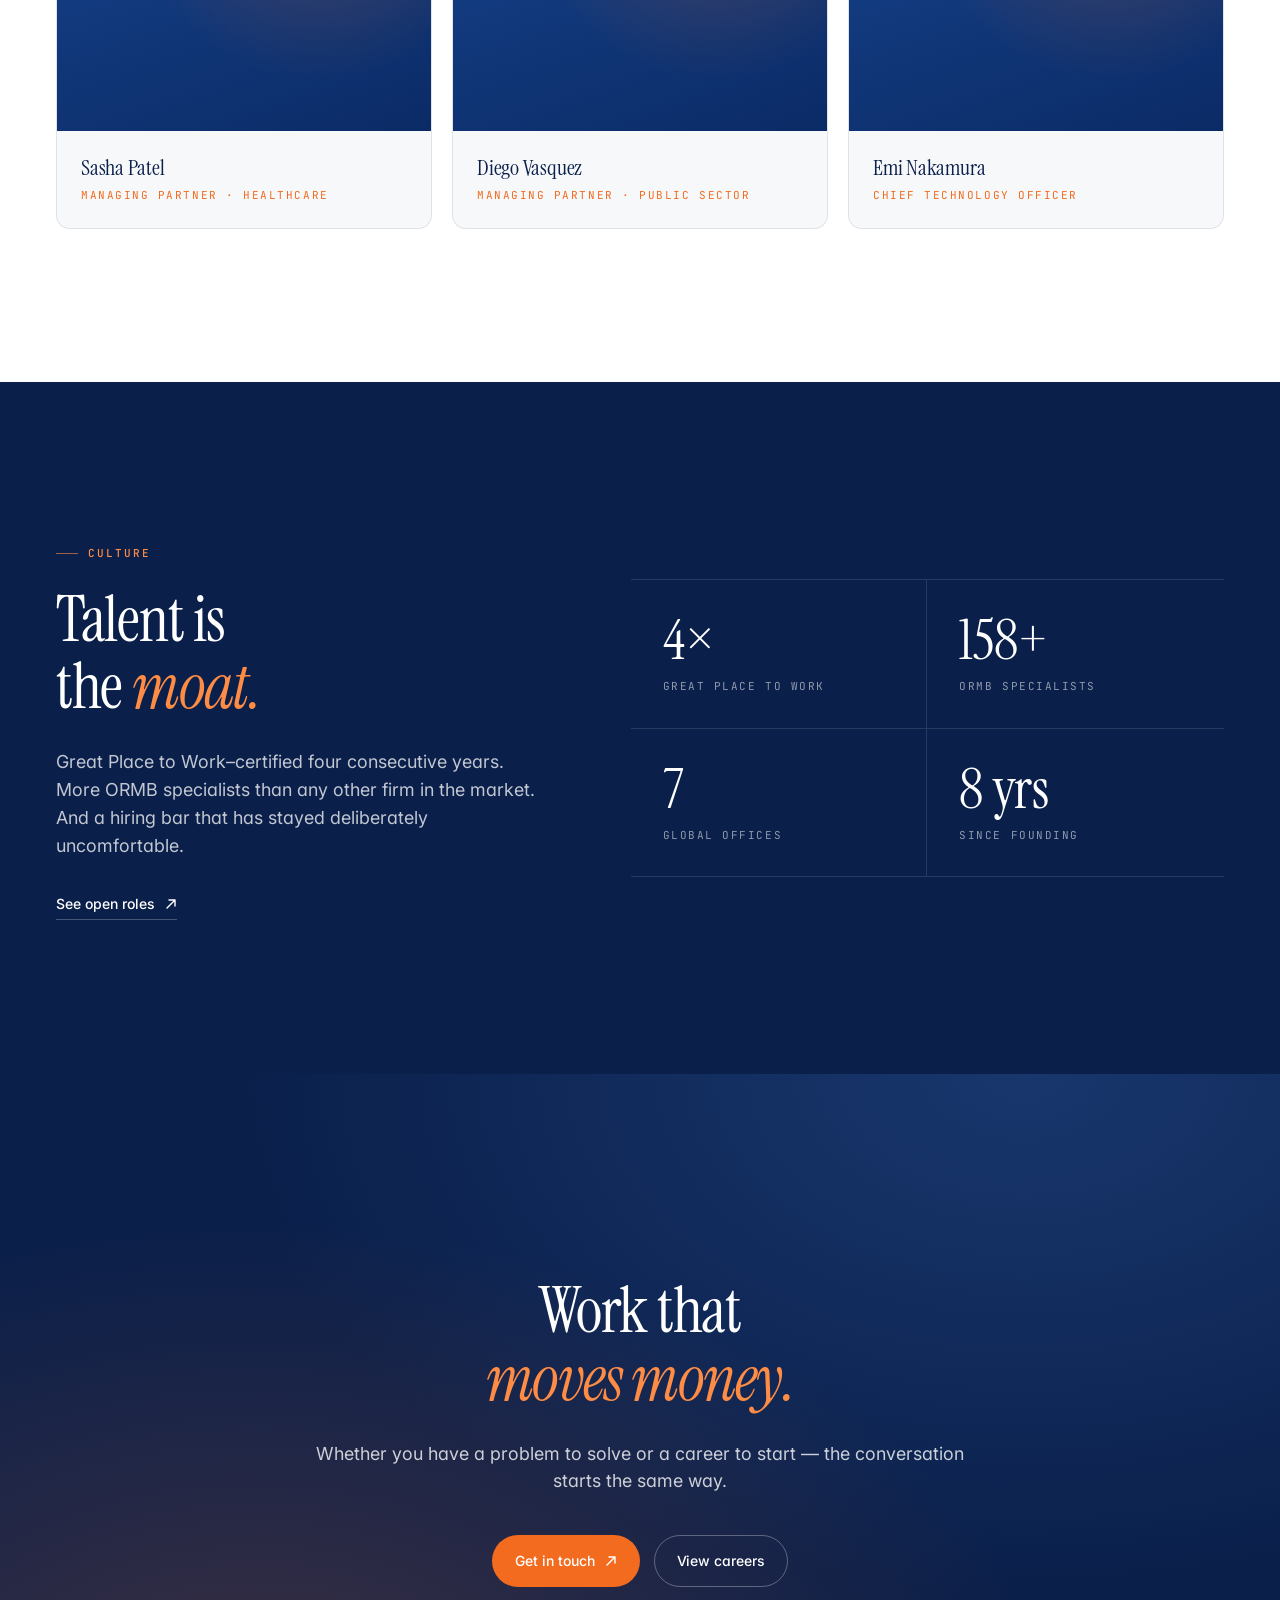
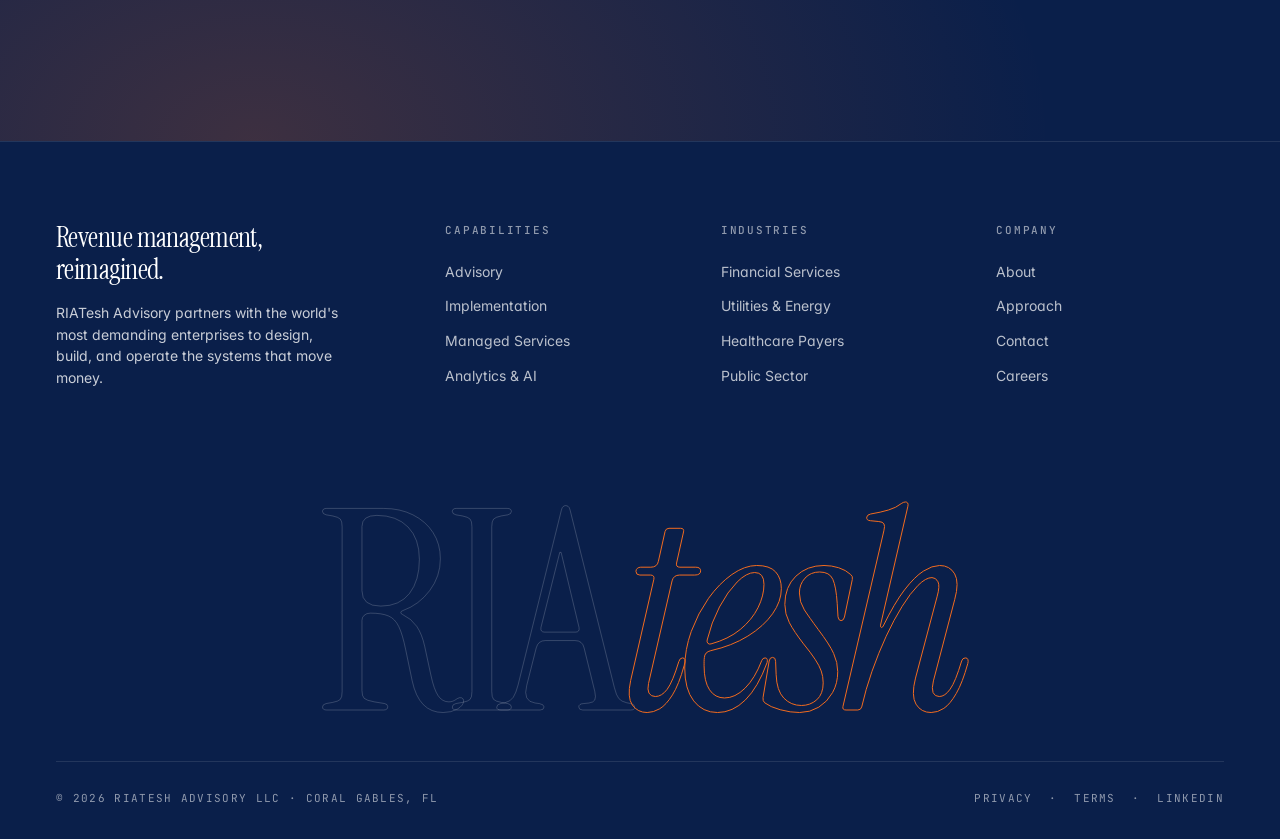
<file: about.html>
<!doctype html>
<html lang="en">
<head>
  <meta charset="utf-8" />
  <meta name="viewport" content="width=device-width, initial-scale=1" />
  <title>About — RIATesh Advisory</title>
  <meta name="description" content="Founded in 2016 by the Oracle leaders who built ORMB. Today: a global consulting firm with the deepest bench of revenue-management specialists in the world." />
  <meta name="theme-color" content="#1B4E9E" />
  <link rel="preconnect" href="https://fonts.googleapis.com" />
  <link rel="preconnect" href="https://fonts.gstatic.com" crossorigin />
  <link href="https://fonts.googleapis.com/css2?family=Instrument+Serif:ital@0;1&family=Inter:wght@300;400;500;600&family=JetBrains+Mono:wght@400;500&display=swap" rel="stylesheet" />
  <link rel="icon" type="image/svg+xml" href="assets/img/logo.svg" />
  <link rel="stylesheet" href="assets/css/styles.css" />
</head>
<body>

  <header class="nav">
    <div class="container nav-inner">
      <a href="index.html" class="logo">
        <span class="logo-mark" style="color: var(--ink);">
          <svg viewBox="0 0 64 64" fill="none" aria-hidden="true">
            <circle cx="32" cy="32" r="30" stroke="currentColor" stroke-width="1.4" opacity="0.35"/>
            <circle cx="32" cy="32" r="22" stroke="currentColor" stroke-width="1.4" opacity="0.55"/>
            <path d="M32 10 L32 32 L52 44" stroke="#F26B1F" stroke-width="2.4" stroke-linecap="round"/>
            <circle cx="32" cy="32" r="2.8" fill="#F26B1F"/>
          </svg>
        </span>
        <span class="logo-text">RIA<em>tesh</em> <span style="color: var(--ink-muted); font-size: 14px; letter-spacing: 0.04em; font-family: var(--font-mono); font-style: normal;">Advisory</span></span>
      </a>
      <nav>
        <ul class="nav-links">
          <li><a href="services.html">Services</a></li>
          <li><a href="industries.html">Industries</a></li>
          <li><a href="approach.html">Approach</a></li>
          <li><a href="about.html" class="is-active">About</a></li>
        </ul>
      </nav>
      <div class="nav-cta">
        <a href="contact.html" class="btn btn-ghost">Start a conversation
          <svg class="arrow" width="12" height="12" viewBox="0 0 12 12" fill="none"><path d="M2 10L10 2M10 2H4M10 2V8" stroke="currentColor" stroke-width="1.4" stroke-linecap="round"/></svg>
        </a>
        <button class="menu-toggle" aria-label="Open menu"><span></span></button>
      </div>
    </div>
  </header>

  <div class="mobile-menu">
    <ul>
      <li><a href="services.html">Services</a></li>
      <li><a href="industries.html">Industries</a></li>
      <li><a href="approach.html">Approach</a></li>
      <li><a href="about.html">About</a></li>
      <li><a href="contact.html">Contact</a></li>
    </ul>
  </div>

  <section class="page-hero">
    <div class="container page-hero-inner">
      <div class="breadcrumb" data-reveal>
        <a href="index.html">Home</a><span>/</span>About
      </div>
      <h1 data-reveal data-reveal-delay="1">A firm built by<br/>the people who<br/>built the <em>category.</em></h1>
      <p class="lead" data-reveal data-reveal-delay="2">
        Founded in 2016 by the Oracle leaders who shipped the original
        Revenue Management product. Nine years later: a global firm,
        a 180-strong specialist bench, and a portfolio of clients
        most consultancies would acquire us to access.
      </p>
    </div>
  </section>

  <!-- STORY -->
  <section class="section">
    <div class="container">
      <div class="section-head">
        <div data-reveal>
          <div class="eyebrow">The story</div>
          <h2>Nine years.<br/>One <em>obsession.</em></h2>
        </div>
        <p class="lead" data-reveal data-reveal-delay="1">
          We left Oracle to build the firm we wished existed —
          one that paired the product depth of a founding team with
          the delivery muscle of a tier-one consultancy. The market
          rewarded that bet.
        </p>
      </div>

      <div class="bento">
        <article class="bento-card feature span-7" data-reveal>
          <div><div class="num">2016 · FOUNDING</div></div>
          <div>
            <h3>The original ORMB team starts over.</h3>
            <p>RIATesh Advisory is founded in Coral Gables, FL by a small group of senior Oracle leaders — the same people who built and grew the Oracle Revenue Management &amp; Billing business from inception.</p>
          </div>
        </article>

        <article class="bento-card span-5" data-reveal data-reveal-delay="1">
          <div><div class="num">2018 · GLOBAL</div></div>
          <div>
            <h3>Offices on three continents.</h3>
            <p>India, Philippines, and the U.K. open within 24 months. Follow-the-sun delivery becomes a structural advantage.</p>
          </div>
        </article>

        <article class="bento-card span-4" data-reveal>
          <div><div class="num">2020 · IP</div></div>
          <div>
            <h3>Accelerators ship.</h3>
            <p>Proprietary platform accelerators reduce configuration timelines by 40–60% across the standard reference architectures.</p>
          </div>
        </article>

        <article class="bento-card span-4" data-reveal data-reveal-delay="1">
          <div><div class="num">2022 · GROWTH</div></div>
          <div>
            <h3>Canaccord Genuity advises on growth equity.</h3>
            <p>Capital raise to expand vertical coverage in Healthcare and Public Sector — both now flagship practices.</p>
          </div>
        </article>

        <article class="bento-card span-4" data-reveal data-reveal-delay="2">
          <div><div class="num">2023 · MERGER</div></div>
          <div>
            <h3>TMG Consulting joins the firm.</h3>
            <p>The combination creates the most comprehensive suite of revenue-management solutions in the market — utilities depth meets financial services scale.</p>
          </div>
        </article>

      </div>
    </div>
  </section>

  <!-- LEADERSHIP -->
  <section class="section">
    <div class="container">
      <div class="section-head">
        <div data-reveal>
          <div class="eyebrow">Leadership</div>
          <h2>Partners with<br/><em>20+ years</em> on the rail.</h2>
        </div>
        <p class="lead" data-reveal data-reveal-delay="1">
          Every managing partner has spent two decades in revenue
          management. They lead the engagements. They take the call.
        </p>
      </div>

      <div class="team-grid">
        <article class="team-card" data-reveal>
          <div class="team-portrait"><div class="initials">RM</div></div>
          <div class="team-meta">
            <h3>Rohit Mehta</h3>
            <div class="role">Founding Partner · CEO</div>
          </div>
        </article>
        <article class="team-card" data-reveal data-reveal-delay="1">
          <div class="team-portrait"><div class="initials">AK</div></div>
          <div class="team-meta">
            <h3>Anita Krishnan</h3>
            <div class="role">Managing Partner · Financial Services</div>
          </div>
        </article>
        <article class="team-card" data-reveal data-reveal-delay="2">
          <div class="team-portrait"><div class="initials">JC</div></div>
          <div class="team-meta">
            <h3>James Calloway</h3>
            <div class="role">Managing Partner · Utilities</div>
          </div>
        </article>
        <article class="team-card" data-reveal>
          <div class="team-portrait"><div class="initials">SP</div></div>
          <div class="team-meta">
            <h3>Sasha Patel</h3>
            <div class="role">Managing Partner · Healthcare</div>
          </div>
        </article>
        <article class="team-card" data-reveal data-reveal-delay="1">
          <div class="team-portrait"><div class="initials">DV</div></div>
          <div class="team-meta">
            <h3>Diego Vasquez</h3>
            <div class="role">Managing Partner · Public Sector</div>
          </div>
        </article>
        <article class="team-card" data-reveal data-reveal-delay="2">
          <div class="team-portrait"><div class="initials">EN</div></div>
          <div class="team-meta">
            <h3>Emi Nakamura</h3>
            <div class="role">Chief Technology Officer</div>
          </div>
        </article>
      </div>
    </div>
  </section>

  <!-- CULTURE / RECOGNITION -->
  <section class="section industries">
    <div class="container">
      <div class="globe-section">
        <div data-reveal>
          <div class="eyebrow" style="margin-bottom: 24px;">Culture</div>
          <h2>Talent is<br/>the <em>moat.</em></h2>
          <p class="lead" style="margin-top: 28px;">
            Great Place to Work–certified four consecutive years.
            More ORMB specialists than any other firm in the market.
            And a hiring bar that has stayed deliberately uncomfortable.
          </p>
          <div style="margin-top: 32px;">
            <a href="#" class="btn-link">
              See open roles
              <svg class="arrow" width="12" height="12" viewBox="0 0 12 12" fill="none"><path d="M2 10L10 2M10 2H4M10 2V8" stroke="currentColor" stroke-width="1.4" stroke-linecap="round"/></svg>
            </a>
          </div>
        </div>

        <div data-reveal data-reveal-delay="1" style="display: grid; grid-template-columns: 1fr 1fr; gap: 0; border-top: 1px solid var(--line-light); border-bottom: 1px solid var(--line-light);">
          <div style="padding: 32px; border-right: 1px solid var(--line-light); border-bottom: 1px solid var(--line-light);">
            <div style="font-family: var(--font-serif); font-size: 56px; line-height: 1; color: var(--ink-dark);"><span data-count="4">0</span>×</div>
            <div style="font-family: var(--font-mono); font-size: 11px; letter-spacing: 0.14em; text-transform: uppercase; color: rgba(255,255,255,0.55); margin-top: 10px;">Great Place to Work</div>
          </div>
          <div style="padding: 32px; border-bottom: 1px solid var(--line-light);">
            <div style="font-family: var(--font-serif); font-size: 56px; line-height: 1; color: var(--ink-dark);"><span data-count="180" data-suffix="+">0</span></div>
            <div style="font-family: var(--font-mono); font-size: 11px; letter-spacing: 0.14em; text-transform: uppercase; color: rgba(255,255,255,0.55); margin-top: 10px;">ORMB specialists</div>
          </div>
          <div style="padding: 32px; border-right: 1px solid var(--line-light);">
            <div style="font-family: var(--font-serif); font-size: 56px; line-height: 1; color: var(--ink-dark);"><span data-count="8">0</span></div>
            <div style="font-family: var(--font-mono); font-size: 11px; letter-spacing: 0.14em; text-transform: uppercase; color: rgba(255,255,255,0.55); margin-top: 10px;">Global offices</div>
          </div>
          <div style="padding: 32px;">
            <div style="font-family: var(--font-serif); font-size: 56px; line-height: 1; color: var(--ink-dark);"><span data-count="9">0</span> yrs</div>
            <div style="font-family: var(--font-mono); font-size: 11px; letter-spacing: 0.14em; text-transform: uppercase; color: rgba(255,255,255,0.55); margin-top: 10px;">Since founding</div>
          </div>
        </div>
      </div>
    </div>
  </section>

  <section class="cta-section">
    <div class="container">
      <div class="cta-inner">
        <div class="eyebrow" data-reveal>Let's talk</div>
        <h2 data-reveal data-reveal-delay="1">Work that<br/><em>moves money.</em></h2>
        <p class="lead" data-reveal data-reveal-delay="2">Whether you have a problem to solve or a career to start — the conversation starts the same way.</p>
        <div class="cta-actions" data-reveal data-reveal-delay="3">
          <a href="contact.html" class="btn btn-gold">Get in touch
            <svg class="arrow" width="12" height="12" viewBox="0 0 12 12" fill="none"><path d="M2 10L10 2M10 2H4M10 2V8" stroke="currentColor" stroke-width="1.4" stroke-linecap="round"/></svg>
          </a>
          <a href="#" class="btn btn-ghost">View careers</a>
        </div>
      </div>
    </div>
  </section>

  <footer class="footer">
    <div class="container">
      <div class="footer-top">
        <div class="footer-brand">
          <h4>Revenue management, reimagined.</h4>
          <p>RIATesh Advisory partners with the world's most demanding enterprises to design, build, and operate the systems that move money.</p>
        </div>
        <div class="footer-col">
          <h5>Capabilities</h5>
          <ul>
            <li><a href="services.html">Advisory</a></li>
            <li><a href="services.html">Implementation</a></li>
            <li><a href="services.html">Managed Services</a></li>
            <li><a href="services.html">Analytics &amp; AI</a></li>
          </ul>
        </div>
        <div class="footer-col">
          <h5>Industries</h5>
          <ul>
            <li><a href="industries.html">Financial Services</a></li>
            <li><a href="industries.html">Utilities &amp; Energy</a></li>
            <li><a href="industries.html">Healthcare Payers</a></li>
            <li><a href="industries.html">Public Sector</a></li>
          </ul>
        </div>
        <div class="footer-col">
          <h5>Company</h5>
          <ul>
            <li><a href="about.html">About</a></li>
            <li><a href="approach.html">Approach</a></li>
            <li><a href="contact.html">Contact</a></li>
            <li><a href="#">Careers</a></li>
          </ul>
        </div>
      </div>
      <div class="brand-mark-lg">RIA<em>tesh</em></div>
      <div class="footer-bottom">
        <div>© <span id="y">2026</span> RIATesh Advisory LLC · Coral Gables, FL</div>
        <div><a href="#">Privacy</a> &nbsp;·&nbsp; <a href="#">Terms</a> &nbsp;·&nbsp; <a href="#">LinkedIn</a></div>
      </div>
    </div>
  </footer>

  <script src="assets/js/main.js" defer></script>
</body>
</html>
</file>
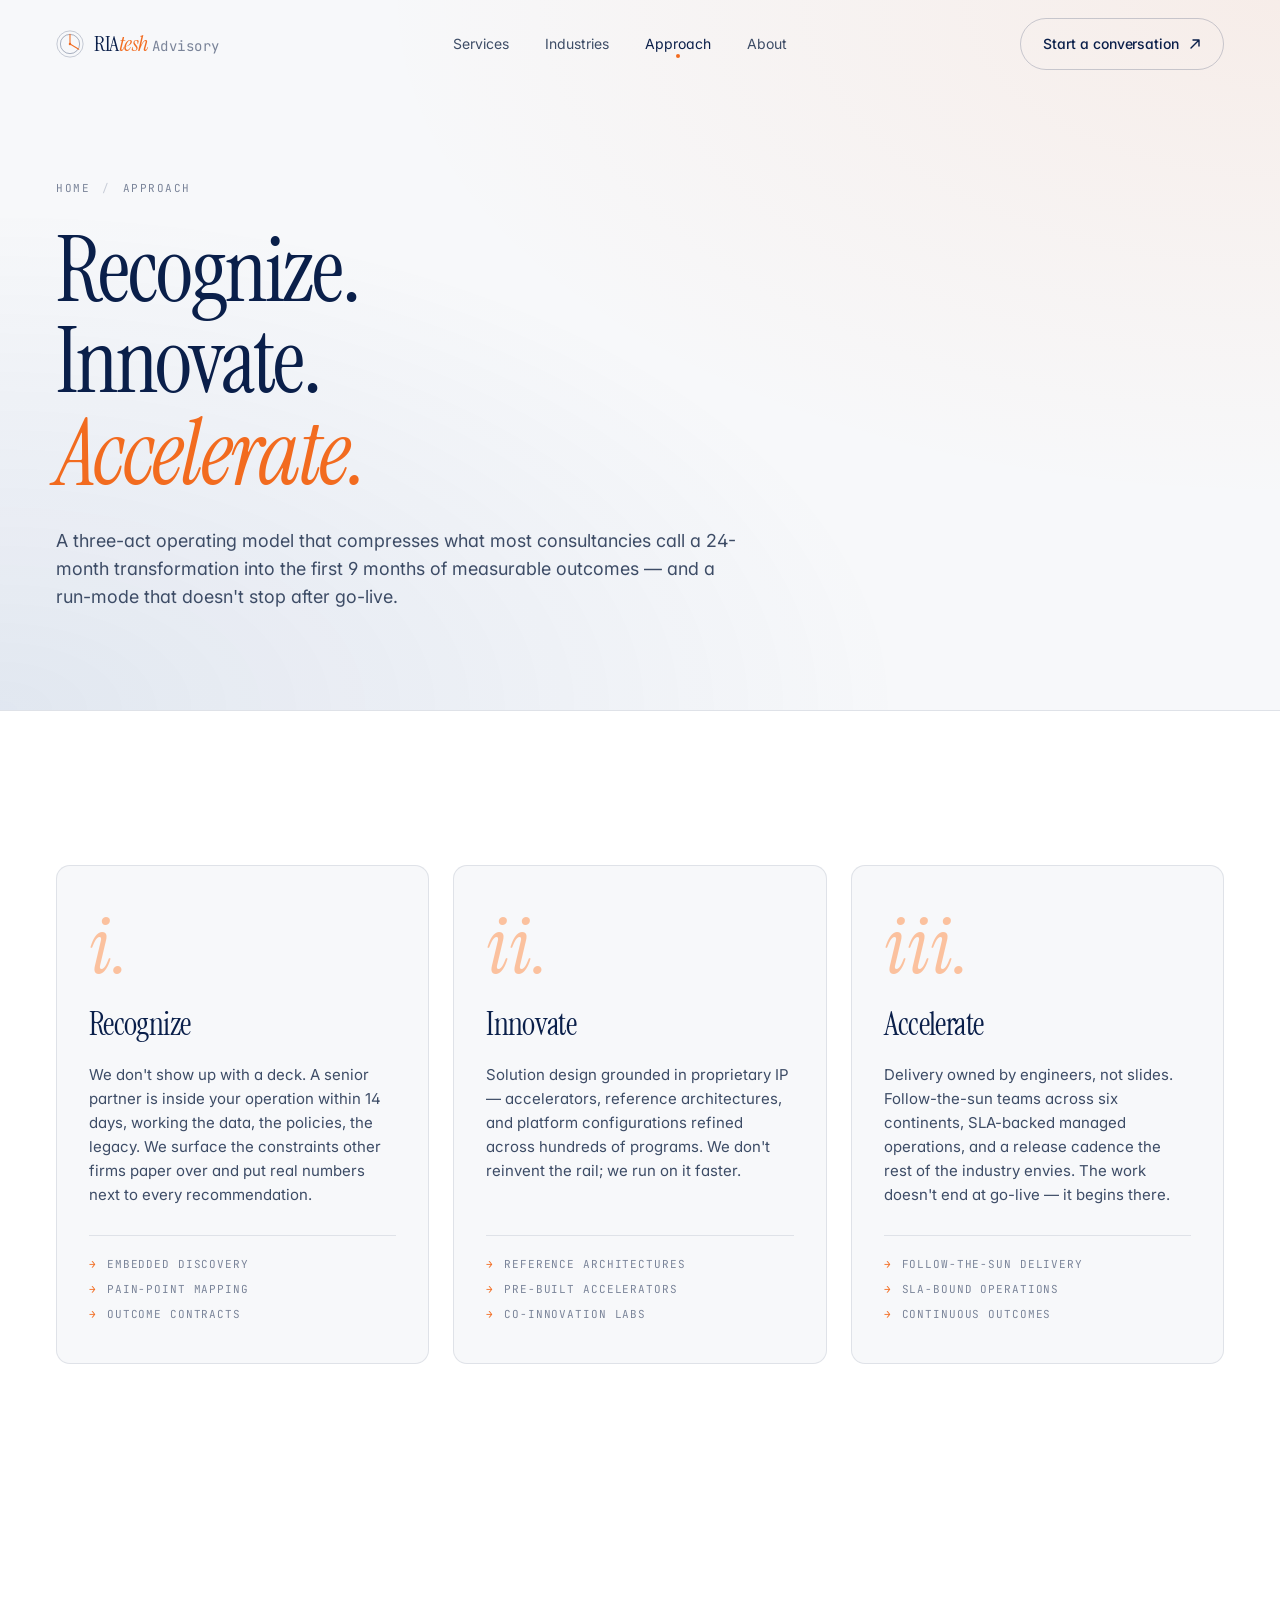
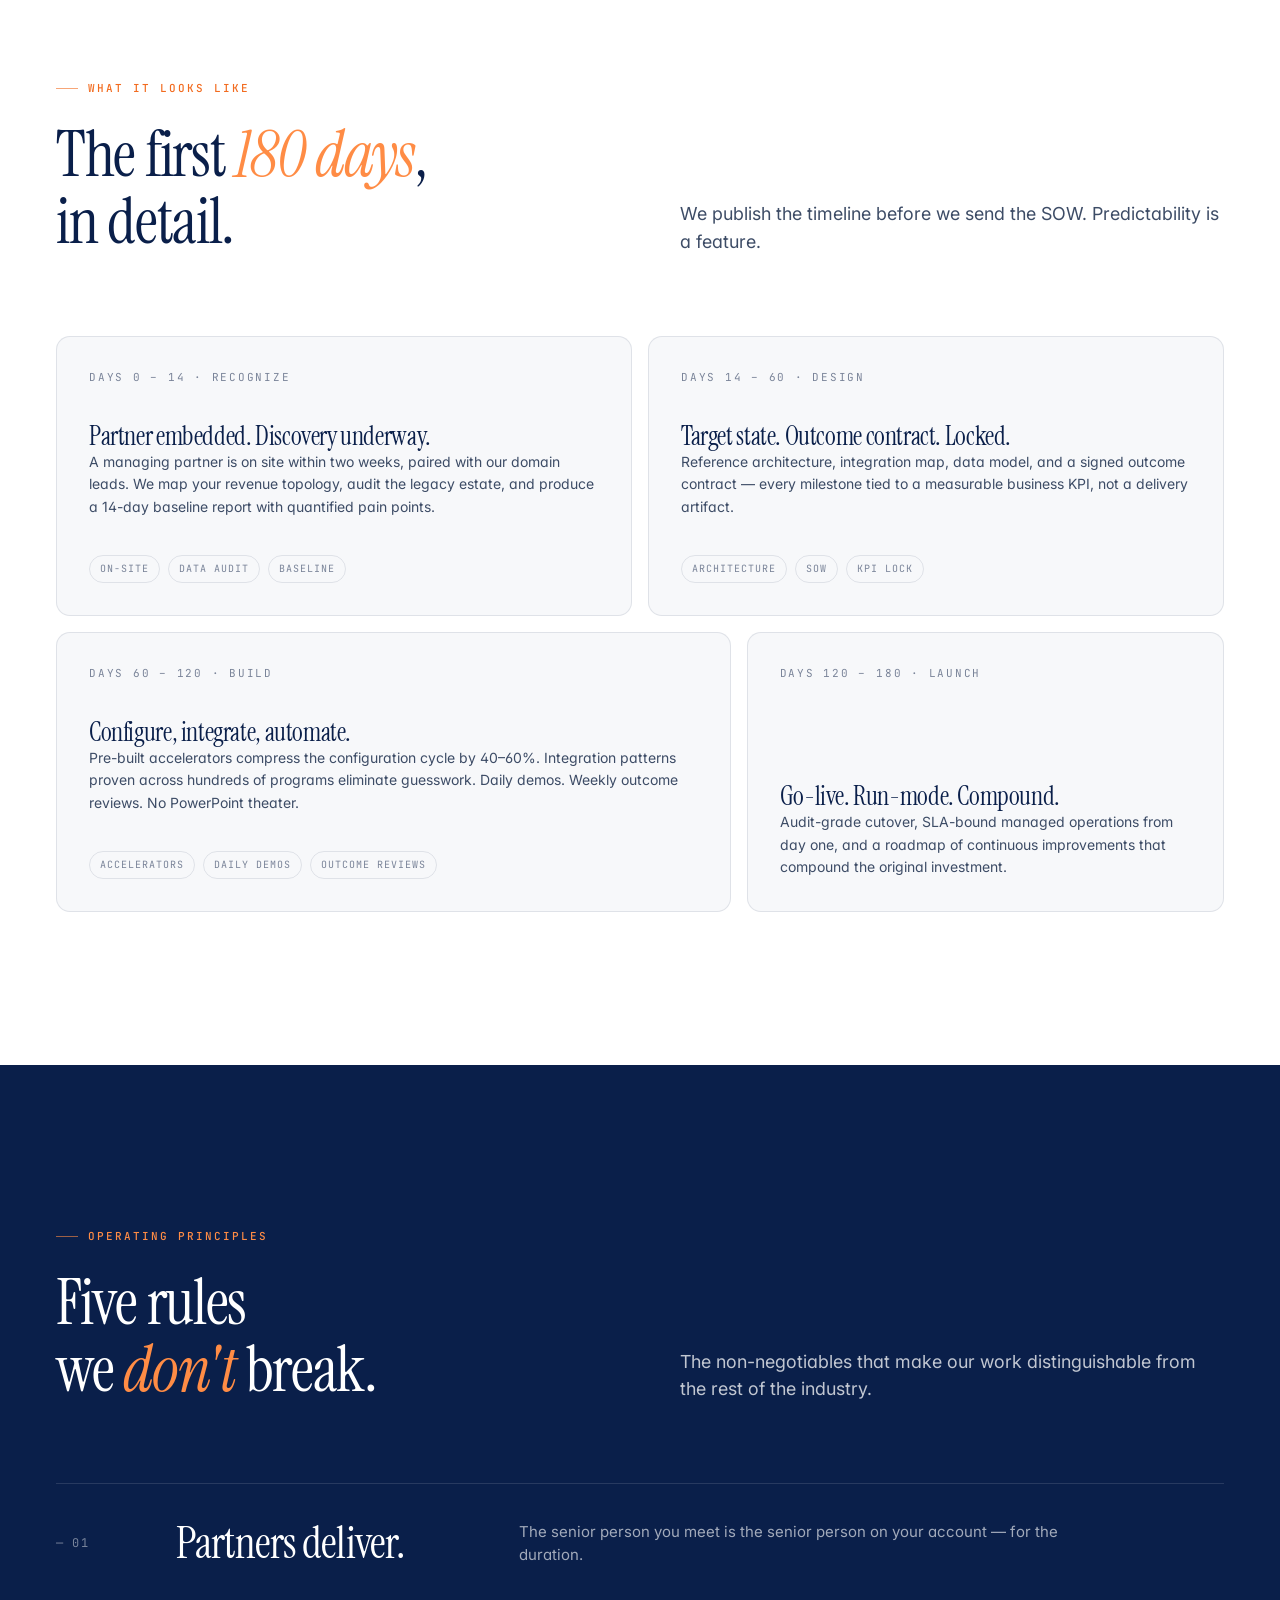
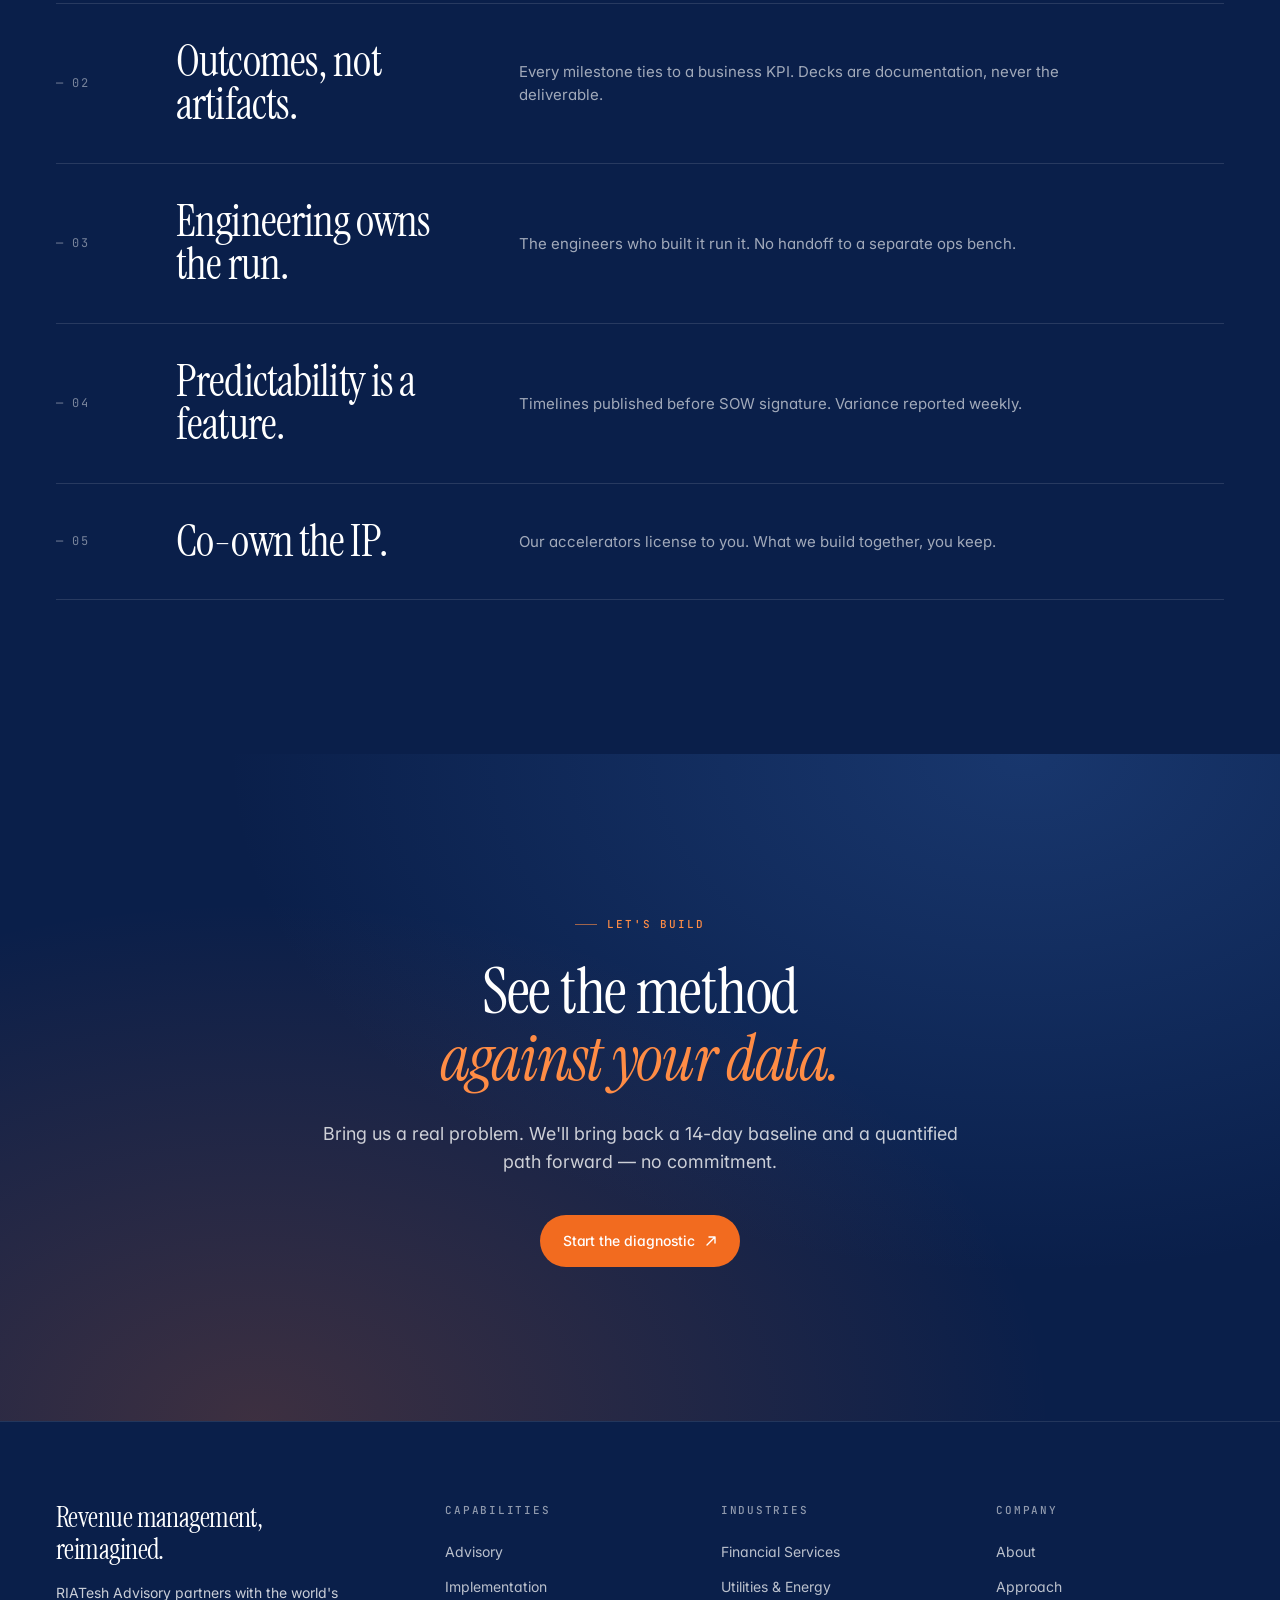
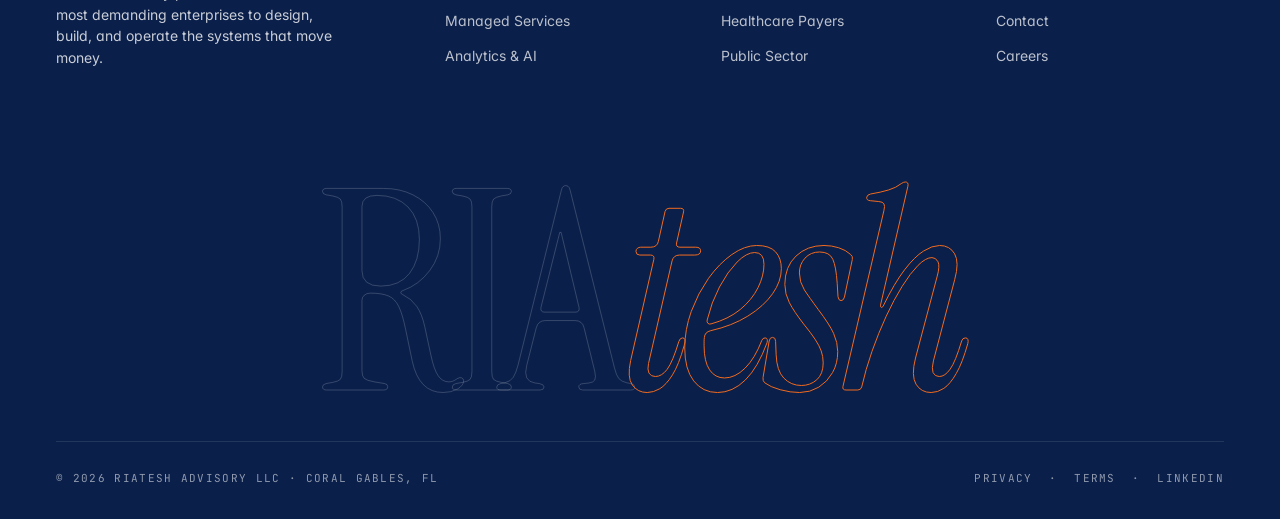
<file: approach.html>
<!doctype html>
<html lang="en">
<head>
  <meta charset="utf-8" />
  <meta name="viewport" content="width=device-width, initial-scale=1" />
  <title>Approach — RIATesh Advisory</title>
  <meta name="description" content="The RIATesh Method: Recognize, Innovate, Accelerate. A three-act operating model that compresses what most firms call a 24-month transformation into the first 9." />
  <meta name="theme-color" content="#1B4E9E" />
  <link rel="preconnect" href="https://fonts.googleapis.com" />
  <link rel="preconnect" href="https://fonts.gstatic.com" crossorigin />
  <link href="https://fonts.googleapis.com/css2?family=Instrument+Serif:ital@0;1&family=Inter:wght@300;400;500;600&family=JetBrains+Mono:wght@400;500&display=swap" rel="stylesheet" />
  <link rel="icon" type="image/svg+xml" href="assets/img/logo.svg" />
  <link rel="stylesheet" href="assets/css/styles.css" />
</head>
<body>

  <header class="nav">
    <div class="container nav-inner">
      <a href="index.html" class="logo">
        <span class="logo-mark" style="color: var(--ink);">
          <svg viewBox="0 0 64 64" fill="none" aria-hidden="true">
            <circle cx="32" cy="32" r="30" stroke="currentColor" stroke-width="1.4" opacity="0.35"/>
            <circle cx="32" cy="32" r="22" stroke="currentColor" stroke-width="1.4" opacity="0.55"/>
            <path d="M32 10 L32 32 L52 44" stroke="#F26B1F" stroke-width="2.4" stroke-linecap="round"/>
            <circle cx="32" cy="32" r="2.8" fill="#F26B1F"/>
          </svg>
        </span>
        <span class="logo-text">RIA<em>tesh</em> <span style="color: var(--ink-muted); font-size: 14px; letter-spacing: 0.04em; font-family: var(--font-mono); font-style: normal;">Advisory</span></span>
      </a>
      <nav>
        <ul class="nav-links">
          <li><a href="services.html">Services</a></li>
          <li><a href="industries.html">Industries</a></li>
          <li><a href="approach.html" class="is-active">Approach</a></li>
          <li><a href="about.html">About</a></li>
        </ul>
      </nav>
      <div class="nav-cta">
        <a href="contact.html" class="btn btn-ghost">Start a conversation
          <svg class="arrow" width="12" height="12" viewBox="0 0 12 12" fill="none"><path d="M2 10L10 2M10 2H4M10 2V8" stroke="currentColor" stroke-width="1.4" stroke-linecap="round"/></svg>
        </a>
        <button class="menu-toggle" aria-label="Open menu"><span></span></button>
      </div>
    </div>
  </header>

  <div class="mobile-menu">
    <ul>
      <li><a href="services.html">Services</a></li>
      <li><a href="industries.html">Industries</a></li>
      <li><a href="approach.html">Approach</a></li>
      <li><a href="about.html">About</a></li>
      <li><a href="contact.html">Contact</a></li>
    </ul>
  </div>

  <section class="page-hero">
    <div class="container page-hero-inner">
      <div class="breadcrumb" data-reveal>
        <a href="index.html">Home</a><span>/</span>Approach
      </div>
      <h1 data-reveal data-reveal-delay="1">Recognize.<br/>Innovate.<br/><em>Accelerate.</em></h1>
      <p class="lead" data-reveal data-reveal-delay="2">
        A three-act operating model that compresses what most consultancies
        call a 24-month transformation into the first 9 months of measurable
        outcomes — and a run-mode that doesn't stop after go-live.
      </p>
    </div>
  </section>

  <!-- METHOD DETAIL -->
  <section class="section">
    <div class="container">
      <div class="approach-grid" data-reveal>
        <article class="approach-card">
          <div class="num">i.</div>
          <h3>Recognize</h3>
          <p>We don't show up with a deck. A senior partner is inside your operation within 14 days, working the data, the policies, the legacy. We surface the constraints other firms paper over and put real numbers next to every recommendation.</p>
          <ul class="keys">
            <li>Embedded discovery</li>
            <li>Pain-point mapping</li>
            <li>Outcome contracts</li>
          </ul>
        </article>

        <article class="approach-card">
          <div class="num">ii.</div>
          <h3>Innovate</h3>
          <p>Solution design grounded in proprietary IP — accelerators, reference architectures, and platform configurations refined across hundreds of programs. We don't reinvent the rail; we run on it faster.</p>
          <ul class="keys">
            <li>Reference architectures</li>
            <li>Pre-built accelerators</li>
            <li>Co-innovation labs</li>
          </ul>
        </article>

        <article class="approach-card">
          <div class="num">iii.</div>
          <h3>Accelerate</h3>
          <p>Delivery owned by engineers, not slides. Follow-the-sun teams across six continents, SLA-backed managed operations, and a release cadence the rest of the industry envies. The work doesn't end at go-live — it begins there.</p>
          <ul class="keys">
            <li>Follow-the-sun delivery</li>
            <li>SLA-bound operations</li>
            <li>Continuous outcomes</li>
          </ul>
        </article>
      </div>
    </div>
  </section>

  <!-- TIMELINE -->
  <section class="section">
    <div class="container">
      <div class="section-head">
        <div data-reveal>
          <div class="eyebrow">What it looks like</div>
          <h2>The first <em>180 days</em>,<br/>in detail.</h2>
        </div>
        <p class="lead" data-reveal data-reveal-delay="1">
          We publish the timeline before we send the SOW. Predictability
          is a feature.
        </p>
      </div>

      <div class="bento">
        <article class="bento-card span-6" data-reveal>
          <div>
            <div class="num">DAYS 0 – 14 · RECOGNIZE</div>
          </div>
          <div>
            <h3>Partner embedded. Discovery underway.</h3>
            <p>A managing partner is on site within two weeks, paired with our domain leads. We map your revenue topology, audit the legacy estate, and produce a 14-day baseline report with quantified pain points.</p>
          </div>
          <div class="tags"><span class="tag">On-site</span><span class="tag">Data audit</span><span class="tag">Baseline</span></div>
        </article>

        <article class="bento-card span-6" data-reveal data-reveal-delay="1">
          <div>
            <div class="num">DAYS 14 – 60 · DESIGN</div>
          </div>
          <div>
            <h3>Target state. Outcome contract. Locked.</h3>
            <p>Reference architecture, integration map, data model, and a signed outcome contract — every milestone tied to a measurable business KPI, not a delivery artifact.</p>
          </div>
          <div class="tags"><span class="tag">Architecture</span><span class="tag">SOW</span><span class="tag">KPI lock</span></div>
        </article>

        <article class="bento-card span-7" data-reveal>
          <div>
            <div class="num">DAYS 60 – 120 · BUILD</div>
          </div>
          <div>
            <h3>Configure, integrate, automate.</h3>
            <p>Pre-built accelerators compress the configuration cycle by 40–60%. Integration patterns proven across hundreds of programs eliminate guesswork. Daily demos. Weekly outcome reviews. No PowerPoint theater.</p>
          </div>
          <div class="tags"><span class="tag">Accelerators</span><span class="tag">Daily demos</span><span class="tag">Outcome reviews</span></div>
        </article>

        <article class="bento-card span-5" data-reveal data-reveal-delay="1">
          <div>
            <div class="num">DAYS 120 – 180 · LAUNCH</div>
          </div>
          <div>
            <h3>Go-live. Run-mode. Compound.</h3>
            <p>Audit-grade cutover, SLA-bound managed operations from day one, and a roadmap of continuous improvements that compound the original investment.</p>
          </div>
        </article>
      </div>
    </div>
  </section>

  <!-- PRINCIPLES -->
  <section class="section industries">
    <div class="container">
      <div class="section-head">
        <div data-reveal>
          <div class="eyebrow">Operating principles</div>
          <h2>Five rules<br/>we <em>don't</em> break.</h2>
        </div>
        <p class="lead" data-reveal data-reveal-delay="1">
          The non-negotiables that make our work distinguishable
          from the rest of the industry.
        </p>
      </div>

      <ul class="industry-list" data-reveal>
        <li class="industry-row">
          <span class="industry-num">— 01</span>
          <span class="industry-name">Partners deliver.</span>
          <span class="industry-desc">The senior person you meet is the senior person on your account — for the duration.</span>
          <span></span>
        </li>
        <li class="industry-row">
          <span class="industry-num">— 02</span>
          <span class="industry-name">Outcomes, not artifacts.</span>
          <span class="industry-desc">Every milestone ties to a business KPI. Decks are documentation, never the deliverable.</span>
          <span></span>
        </li>
        <li class="industry-row">
          <span class="industry-num">— 03</span>
          <span class="industry-name">Engineering owns the run.</span>
          <span class="industry-desc">The engineers who built it run it. No handoff to a separate ops bench.</span>
          <span></span>
        </li>
        <li class="industry-row">
          <span class="industry-num">— 04</span>
          <span class="industry-name">Predictability is a feature.</span>
          <span class="industry-desc">Timelines published before SOW signature. Variance reported weekly.</span>
          <span></span>
        </li>
        <li class="industry-row">
          <span class="industry-num">— 05</span>
          <span class="industry-name">Co-own the IP.</span>
          <span class="industry-desc">Our accelerators license to you. What we build together, you keep.</span>
          <span></span>
        </li>
      </ul>
    </div>
  </section>

  <section class="cta-section">
    <div class="container">
      <div class="cta-inner">
        <div class="eyebrow" data-reveal>Let's build</div>
        <h2 data-reveal data-reveal-delay="1">See the method<br/><em>against your data.</em></h2>
        <p class="lead" data-reveal data-reveal-delay="2">Bring us a real problem. We'll bring back a 14-day baseline and a quantified path forward — no commitment.</p>
        <div class="cta-actions" data-reveal data-reveal-delay="3">
          <a href="contact.html" class="btn btn-gold">Start the diagnostic
            <svg class="arrow" width="12" height="12" viewBox="0 0 12 12" fill="none"><path d="M2 10L10 2M10 2H4M10 2V8" stroke="currentColor" stroke-width="1.4" stroke-linecap="round"/></svg>
          </a>
        </div>
      </div>
    </div>
  </section>

  <footer class="footer">
    <div class="container">
      <div class="footer-top">
        <div class="footer-brand">
          <h4>Revenue management, reimagined.</h4>
          <p>RIATesh Advisory partners with the world's most demanding enterprises to design, build, and operate the systems that move money.</p>
        </div>
        <div class="footer-col">
          <h5>Capabilities</h5>
          <ul>
            <li><a href="services.html">Advisory</a></li>
            <li><a href="services.html">Implementation</a></li>
            <li><a href="services.html">Managed Services</a></li>
            <li><a href="services.html">Analytics &amp; AI</a></li>
          </ul>
        </div>
        <div class="footer-col">
          <h5>Industries</h5>
          <ul>
            <li><a href="industries.html">Financial Services</a></li>
            <li><a href="industries.html">Utilities &amp; Energy</a></li>
            <li><a href="industries.html">Healthcare Payers</a></li>
            <li><a href="industries.html">Public Sector</a></li>
          </ul>
        </div>
        <div class="footer-col">
          <h5>Company</h5>
          <ul>
            <li><a href="about.html">About</a></li>
            <li><a href="approach.html">Approach</a></li>
            <li><a href="contact.html">Contact</a></li>
            <li><a href="#">Careers</a></li>
          </ul>
        </div>
      </div>
      <div class="brand-mark-lg">RIA<em>tesh</em></div>
      <div class="footer-bottom">
        <div>© <span id="y">2026</span> RIATesh Advisory LLC · Coral Gables, FL</div>
        <div><a href="#">Privacy</a> &nbsp;·&nbsp; <a href="#">Terms</a> &nbsp;·&nbsp; <a href="#">LinkedIn</a></div>
      </div>
    </div>
  </footer>

  <script src="assets/js/main.js" defer></script>
</body>
</html>
</file>
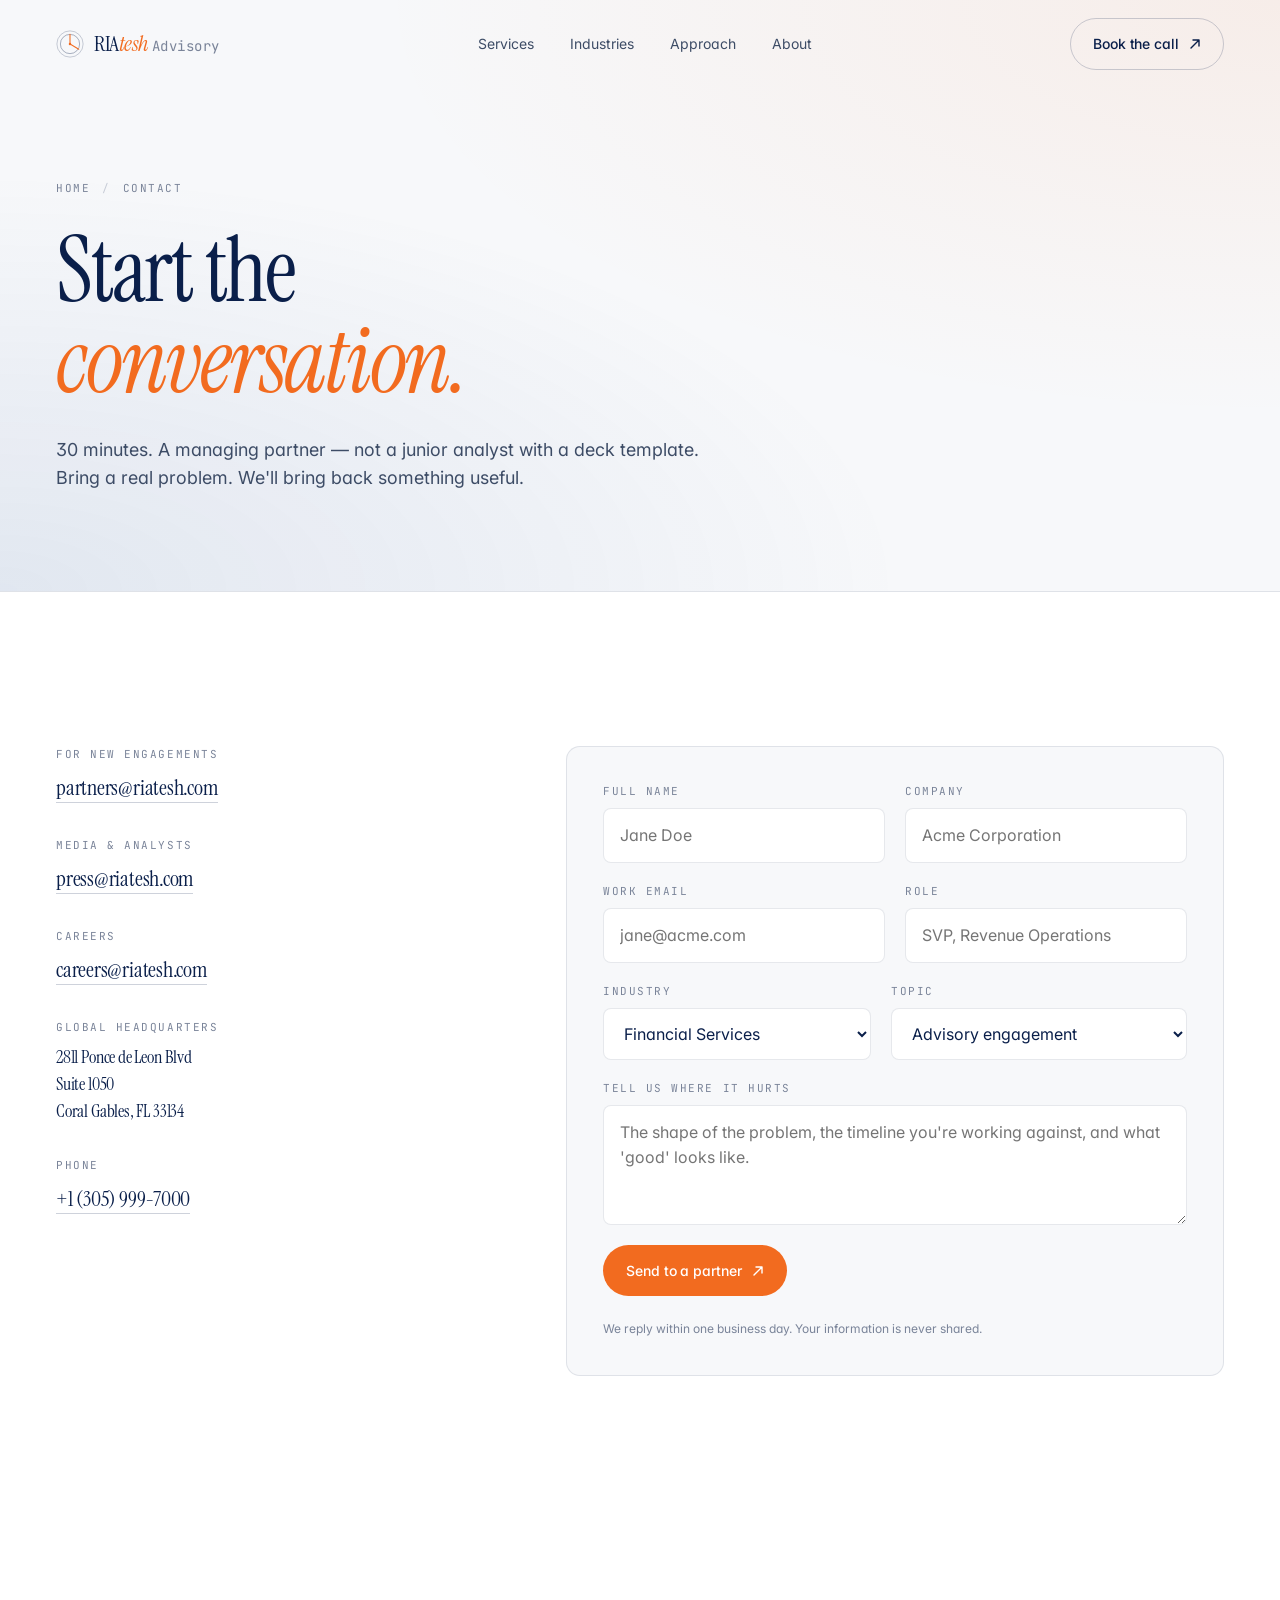
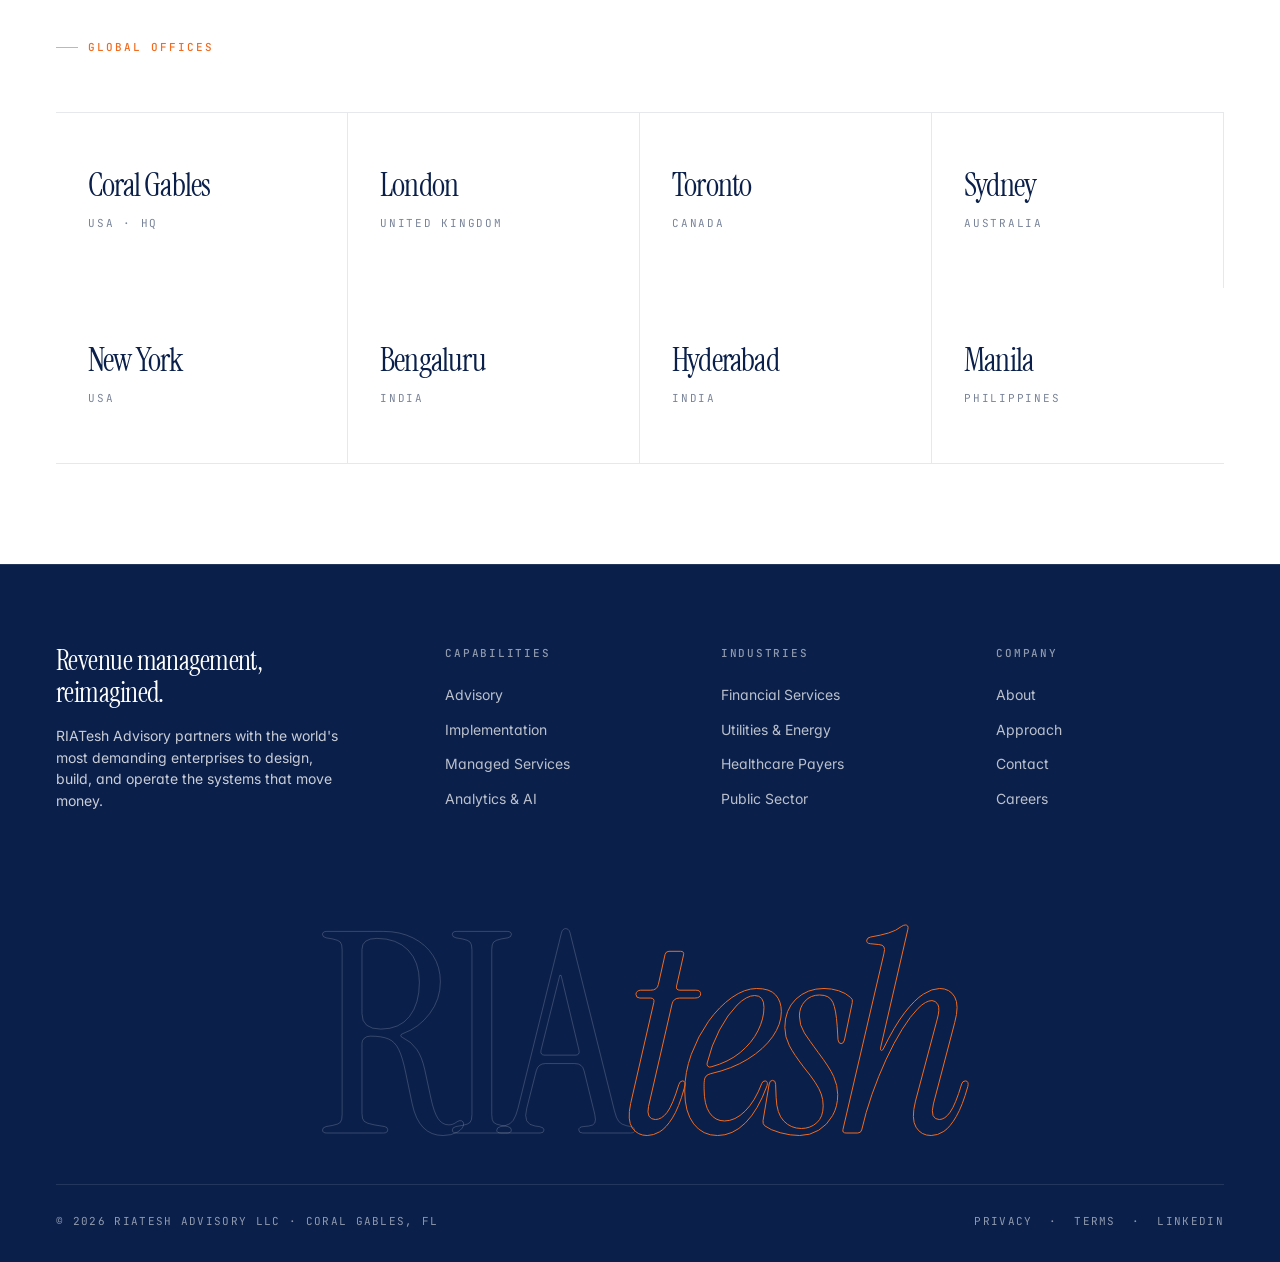
<file: contact.html>
<!doctype html>
<html lang="en">
<head>
  <meta charset="utf-8" />
  <meta name="viewport" content="width=device-width, initial-scale=1" />
  <title>Contact — RIATesh Advisory</title>
  <meta name="description" content="A 30-minute conversation with a managing partner. No decks. No junior analysts. No follow-ups you didn't ask for." />
  <meta name="theme-color" content="#1B4E9E" />
  <link rel="preconnect" href="https://fonts.googleapis.com" />
  <link rel="preconnect" href="https://fonts.gstatic.com" crossorigin />
  <link href="https://fonts.googleapis.com/css2?family=Instrument+Serif:ital@0;1&family=Inter:wght@300;400;500;600&family=JetBrains+Mono:wght@400;500&display=swap" rel="stylesheet" />
  <link rel="icon" type="image/svg+xml" href="assets/img/logo.svg" />
  <link rel="stylesheet" href="assets/css/styles.css" />
</head>
<body>

  <header class="nav">
    <div class="container nav-inner">
      <a href="index.html" class="logo">
        <span class="logo-mark" style="color: var(--ink);">
          <svg viewBox="0 0 64 64" fill="none" aria-hidden="true">
            <circle cx="32" cy="32" r="30" stroke="currentColor" stroke-width="1.4" opacity="0.35"/>
            <circle cx="32" cy="32" r="22" stroke="currentColor" stroke-width="1.4" opacity="0.55"/>
            <path d="M32 10 L32 32 L52 44" stroke="#F26B1F" stroke-width="2.4" stroke-linecap="round"/>
            <circle cx="32" cy="32" r="2.8" fill="#F26B1F"/>
          </svg>
        </span>
        <span class="logo-text">RIA<em>tesh</em> <span style="color: var(--ink-muted); font-size: 14px; letter-spacing: 0.04em; font-family: var(--font-mono); font-style: normal;">Advisory</span></span>
      </a>
      <nav>
        <ul class="nav-links">
          <li><a href="services.html">Services</a></li>
          <li><a href="industries.html">Industries</a></li>
          <li><a href="approach.html">Approach</a></li>
          <li><a href="about.html">About</a></li>
        </ul>
      </nav>
      <div class="nav-cta">
        <a href="#form" class="btn btn-ghost">Book the call
          <svg class="arrow" width="12" height="12" viewBox="0 0 12 12" fill="none"><path d="M2 10L10 2M10 2H4M10 2V8" stroke="currentColor" stroke-width="1.4" stroke-linecap="round"/></svg>
        </a>
        <button class="menu-toggle" aria-label="Open menu"><span></span></button>
      </div>
    </div>
  </header>

  <div class="mobile-menu">
    <ul>
      <li><a href="services.html">Services</a></li>
      <li><a href="industries.html">Industries</a></li>
      <li><a href="approach.html">Approach</a></li>
      <li><a href="about.html">About</a></li>
      <li><a href="contact.html">Contact</a></li>
    </ul>
  </div>

  <section class="page-hero">
    <div class="container page-hero-inner">
      <div class="breadcrumb" data-reveal>
        <a href="index.html">Home</a><span>/</span>Contact
      </div>
      <h1 data-reveal data-reveal-delay="1">Start the<br/><em>conversation.</em></h1>
      <p class="lead" data-reveal data-reveal-delay="2">
        30 minutes. A managing partner — not a junior analyst with a deck template.
        Bring a real problem. We'll bring back something useful.
      </p>
    </div>
  </section>

  <!-- CONTACT GRID -->
  <section class="section" id="form">
    <div class="container">
      <div class="contact-grid">
        <div class="contact-info" data-reveal>
          <div class="block">
            <div class="l">For new engagements</div>
            <div class="v"><a href="mailto:partners@riatesh.com">partners@riatesh.com</a></div>
          </div>
          <div class="block">
            <div class="l">Media &amp; analysts</div>
            <div class="v"><a href="mailto:press@riatesh.com">press@riatesh.com</a></div>
          </div>
          <div class="block">
            <div class="l">Careers</div>
            <div class="v"><a href="mailto:careers@riatesh.com">careers@riatesh.com</a></div>
          </div>
          <div class="block">
            <div class="l">Global headquarters</div>
            <div class="v" style="font-size: 18px; line-height: 1.5;">
              2811 Ponce de Leon Blvd<br/>
              Suite 1050<br/>
              Coral Gables, FL 33134
            </div>
          </div>
          <div class="block">
            <div class="l">Phone</div>
            <div class="v"><a href="tel:+13059997000">+1 (305) 999-7000</a></div>
          </div>
        </div>

        <form class="form" data-form data-reveal data-reveal-delay="1" novalidate>
          <div class="form-row">
            <div class="field">
              <label for="name">Full name</label>
              <input id="name" type="text" placeholder="Jane Doe" required />
            </div>
            <div class="field">
              <label for="company">Company</label>
              <input id="company" type="text" placeholder="Acme Corporation" required />
            </div>
          </div>
          <div class="form-row">
            <div class="field">
              <label for="email">Work email</label>
              <input id="email" type="email" placeholder="jane@acme.com" required />
            </div>
            <div class="field">
              <label for="role">Role</label>
              <input id="role" type="text" placeholder="SVP, Revenue Operations" />
            </div>
          </div>
          <div class="form-row">
            <div class="field">
              <label for="industry">Industry</label>
              <select id="industry">
                <option>Financial Services</option>
                <option>Utilities &amp; Energy</option>
                <option>Healthcare Payers</option>
                <option>Public Sector</option>
                <option>Other</option>
              </select>
            </div>
            <div class="field">
              <label for="topic">Topic</label>
              <select id="topic">
                <option>Advisory engagement</option>
                <option>Implementation / transformation</option>
                <option>Managed services</option>
                <option>Analytics &amp; AI</option>
                <option>General inquiry</option>
              </select>
            </div>
          </div>
          <div class="field">
            <label for="message">Tell us where it hurts</label>
            <textarea id="message" placeholder="The shape of the problem, the timeline you're working against, and what 'good' looks like."></textarea>
          </div>
          <button type="submit" class="btn btn-gold" style="align-self: flex-start;">
            Send to a partner
            <svg class="arrow" width="12" height="12" viewBox="0 0 12 12" fill="none"><path d="M2 10L10 2M10 2H4M10 2V8" stroke="currentColor" stroke-width="1.4" stroke-linecap="round"/></svg>
          </button>
          <p style="font-size: 12px; color: var(--ink-muted); margin-top: 4px;">
            We reply within one business day. Your information is never shared.
          </p>
        </form>
      </div>
    </div>
  </section>

  <!-- OFFICES STRIP -->
  <section class="section-sm">
    <div class="container">
      <div class="section-head" style="margin-bottom: 32px;">
        <div data-reveal>
          <div class="eyebrow">Global offices</div>
        </div>
      </div>
      <div class="stats" data-reveal style="grid-template-columns: repeat(4, 1fr);">
        <div class="stat">
          <div class="v" style="font-size: 32px;">Coral Gables</div>
          <div class="l">USA · HQ</div>
        </div>
        <div class="stat">
          <div class="v" style="font-size: 32px;">London</div>
          <div class="l">United Kingdom</div>
        </div>
        <div class="stat">
          <div class="v" style="font-size: 32px;">Toronto</div>
          <div class="l">Canada</div>
        </div>
        <div class="stat">
          <div class="v" style="font-size: 32px;">Sydney</div>
          <div class="l">Australia</div>
        </div>
        <div class="stat">
          <div class="v" style="font-size: 32px;">New York</div>
          <div class="l">USA</div>
        </div>
        <div class="stat">
          <div class="v" style="font-size: 32px;">Bengaluru</div>
          <div class="l">India</div>
        </div>
        <div class="stat">
          <div class="v" style="font-size: 32px;">Hyderabad</div>
          <div class="l">India</div>
        </div>
        <div class="stat">
          <div class="v" style="font-size: 32px;">Manila</div>
          <div class="l">Philippines</div>
        </div>
      </div>
    </div>
  </section>

  <footer class="footer">
    <div class="container">
      <div class="footer-top">
        <div class="footer-brand">
          <h4>Revenue management, reimagined.</h4>
          <p>RIATesh Advisory partners with the world's most demanding enterprises to design, build, and operate the systems that move money.</p>
        </div>
        <div class="footer-col">
          <h5>Capabilities</h5>
          <ul>
            <li><a href="services.html">Advisory</a></li>
            <li><a href="services.html">Implementation</a></li>
            <li><a href="services.html">Managed Services</a></li>
            <li><a href="services.html">Analytics &amp; AI</a></li>
          </ul>
        </div>
        <div class="footer-col">
          <h5>Industries</h5>
          <ul>
            <li><a href="industries.html">Financial Services</a></li>
            <li><a href="industries.html">Utilities &amp; Energy</a></li>
            <li><a href="industries.html">Healthcare Payers</a></li>
            <li><a href="industries.html">Public Sector</a></li>
          </ul>
        </div>
        <div class="footer-col">
          <h5>Company</h5>
          <ul>
            <li><a href="about.html">About</a></li>
            <li><a href="approach.html">Approach</a></li>
            <li><a href="contact.html">Contact</a></li>
            <li><a href="#">Careers</a></li>
          </ul>
        </div>
      </div>
      <div class="brand-mark-lg">RIA<em>tesh</em></div>
      <div class="footer-bottom">
        <div>© <span id="y">2026</span> RIATesh Advisory LLC · Coral Gables, FL</div>
        <div><a href="#">Privacy</a> &nbsp;·&nbsp; <a href="#">Terms</a> &nbsp;·&nbsp; <a href="#">LinkedIn</a></div>
      </div>
    </div>
  </footer>

  <script src="assets/js/main.js" defer></script>
</body>
</html>
</file>
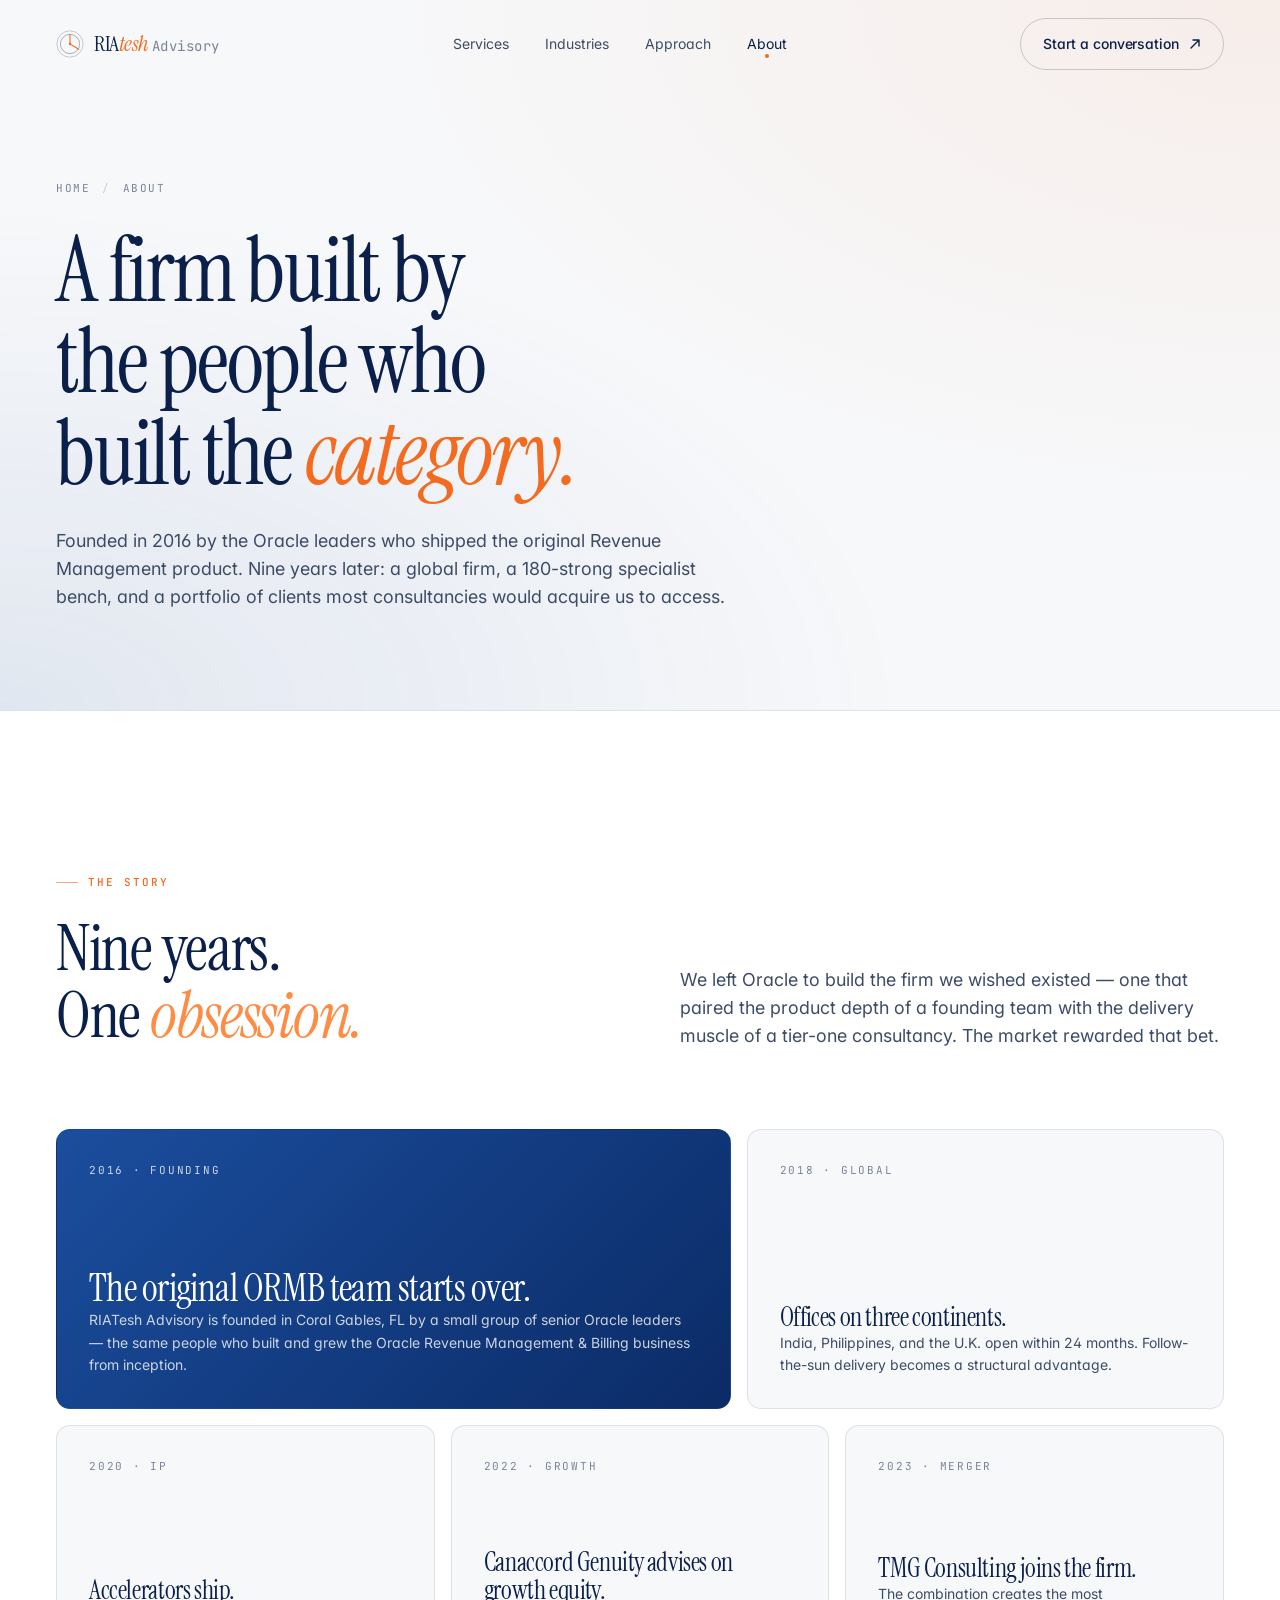
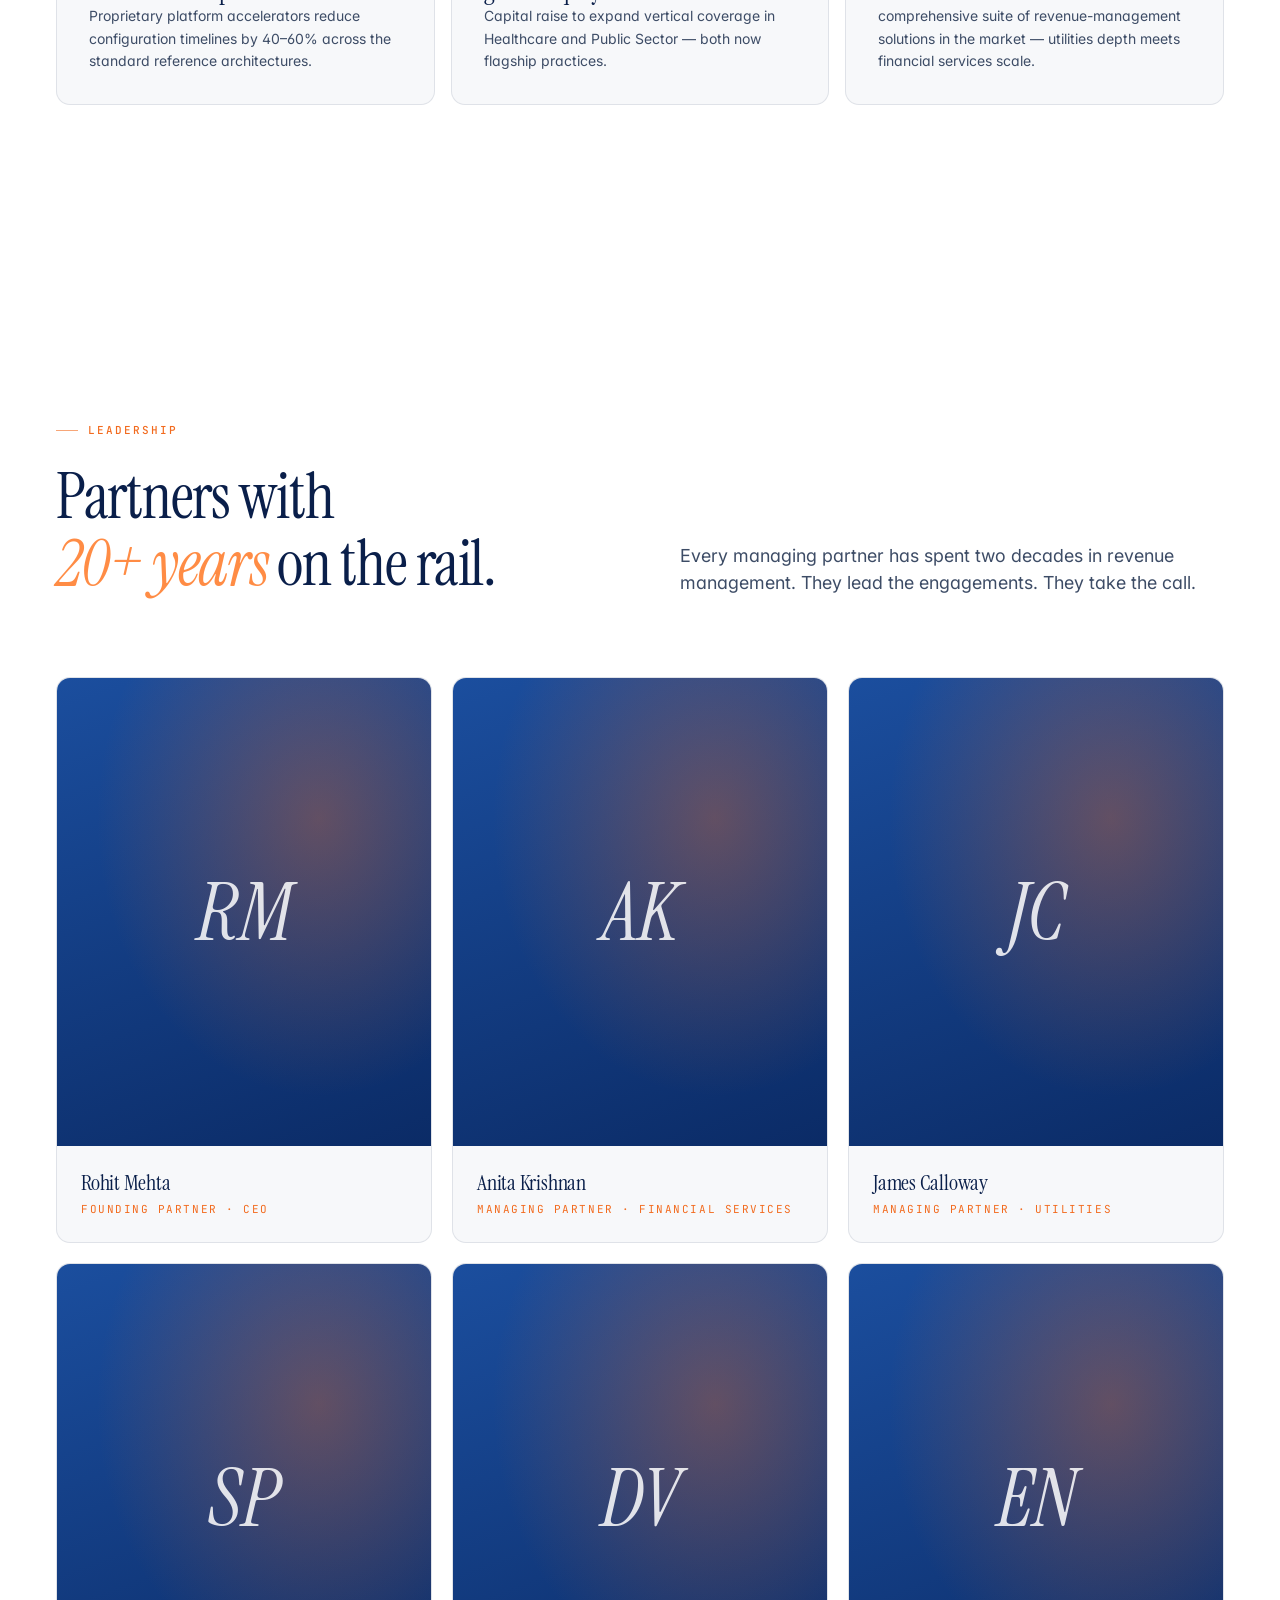
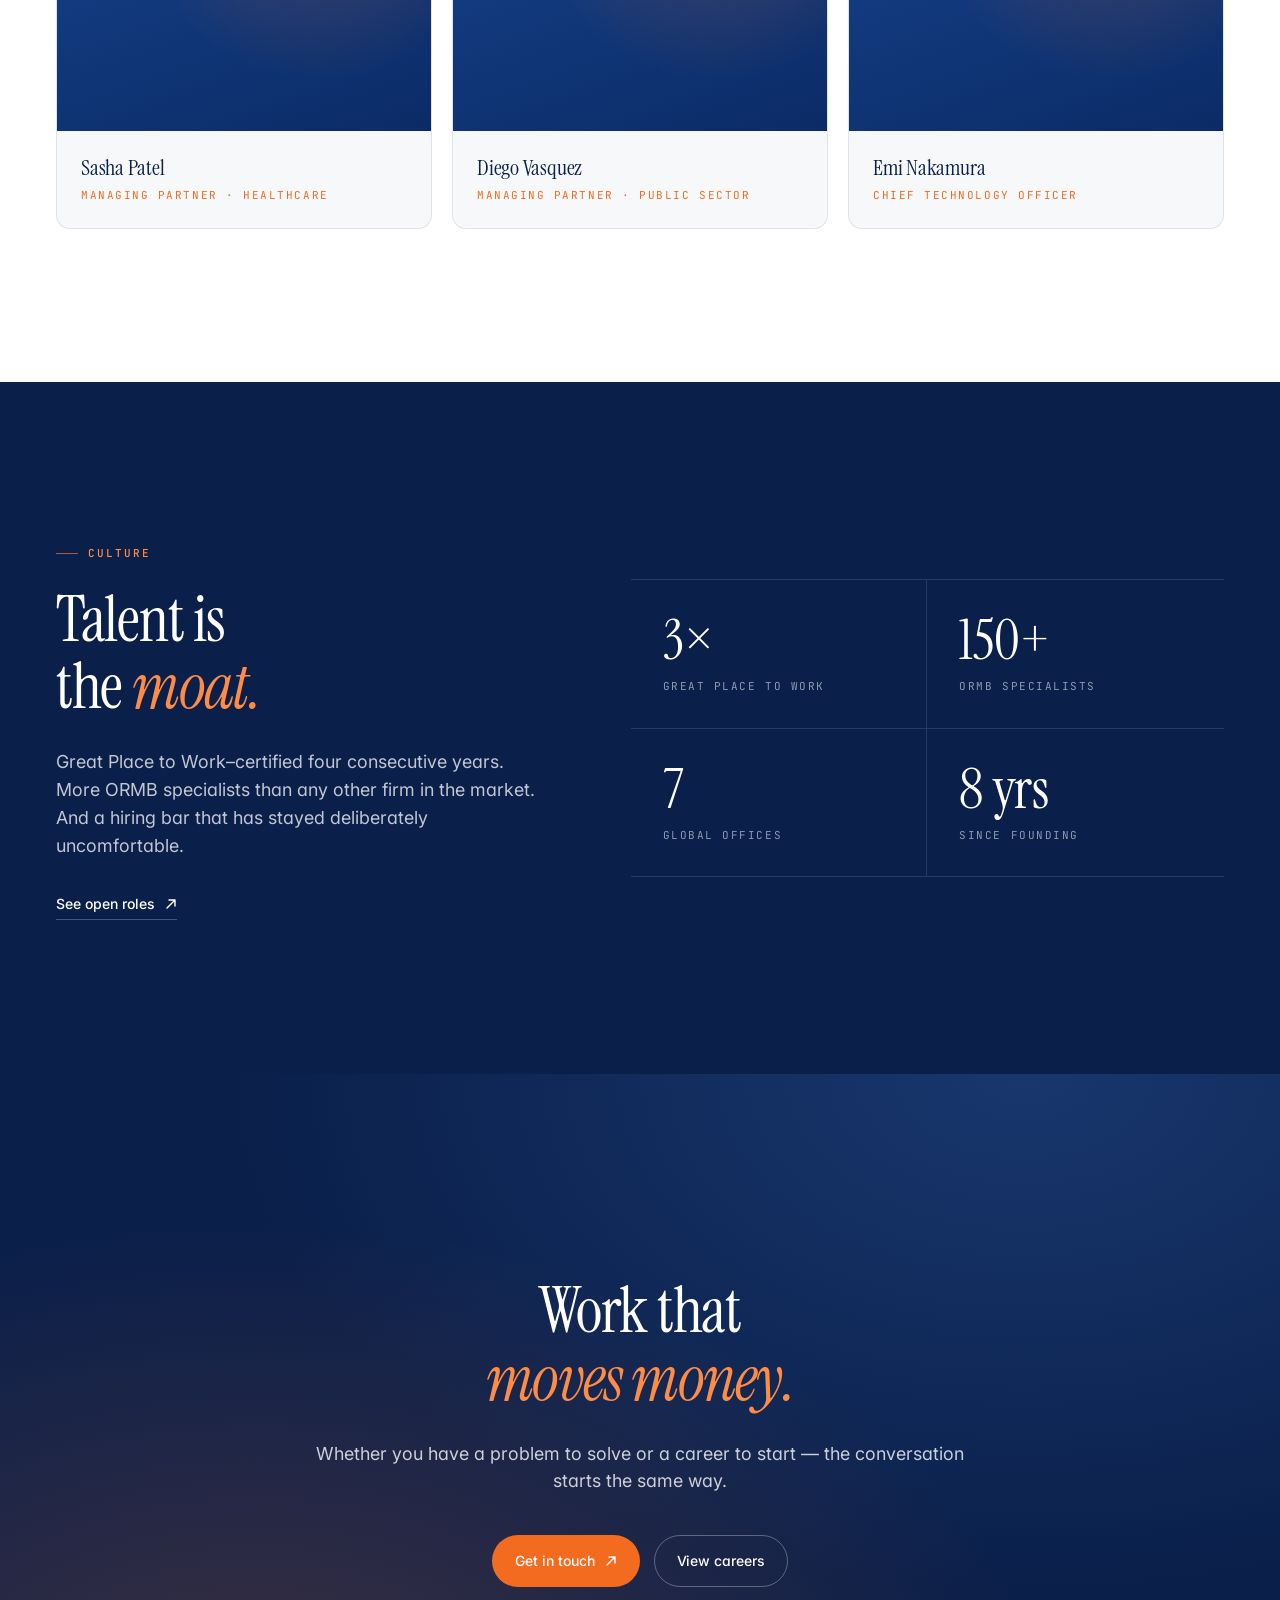
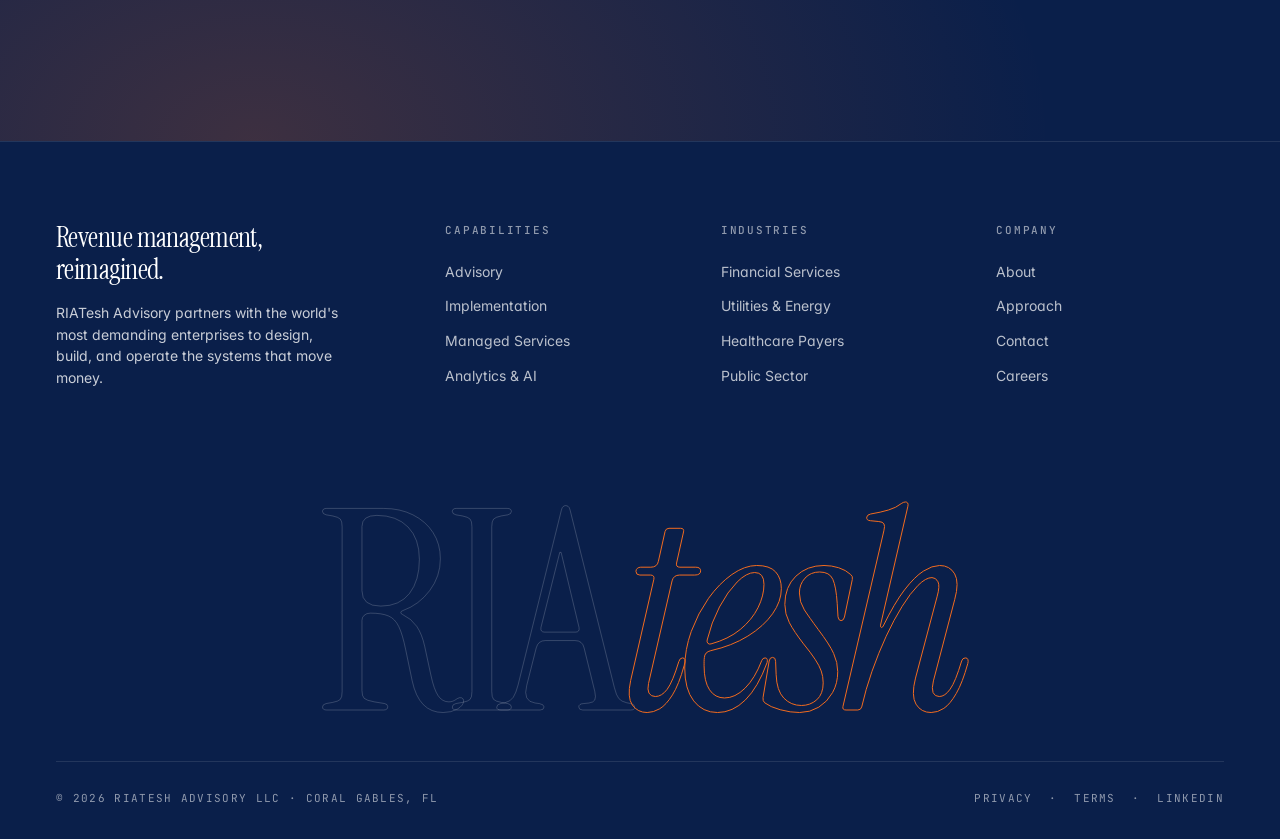
<file: demo-about.html>
<!doctype html>
<html lang="en">
<head>
  <meta charset="utf-8" />
  <meta name="viewport" content="width=device-width, initial-scale=1" />
  <title>About — RIATesh Advisory</title>
  <meta name="description" content="Founded in 2016 by the Oracle leaders who built ORMB. Today: a global consulting firm with the deepest bench of revenue-management specialists in the world." />
  <meta name="theme-color" content="#1B4E9E" />
  <link rel="preconnect" href="https://fonts.googleapis.com" />
  <link rel="preconnect" href="https://fonts.gstatic.com" crossorigin />
  <link href="https://fonts.googleapis.com/css2?family=Instrument+Serif:ital@0;1&family=Inter:wght@300;400;500;600&family=JetBrains+Mono:wght@400;500&display=swap" rel="stylesheet" />
  <link rel="icon" type="image/svg+xml" href="assets/img/logo.svg" />
  <style>
/* ============================================================
   RIA Advisory — Design System
   ============================================================ */

:root {
  /* RIATesh Advisory brand palette — official blue + orange on white */
  --bg: #FFFFFF;
  --bg-elev: #F7F8FA;
  --bg-soft: #EEF1F5;
  --bg-dark: #0A1F4A;          /* deep brand blue for contrast sections */
  --bg-dark-soft: #0F2A5F;

  --ink: #0A1F4A;              /* deep brand-blue for text */
  --ink-soft: #3D4C66;
  --ink-muted: #7A8499;
  --ink-on-dark: #FFFFFF;
  --ink-dark: #FFFFFF;         /* legacy alias — text color on dark surfaces */

  --line: rgba(10, 31, 74, 0.10);
  --line-strong: rgba(10, 31, 74, 0.20);
  --line-light: rgba(10, 31, 74, 0.10);
  --line-on-dark: rgba(255, 255, 255, 0.14);
  --line-on-dark-strong: rgba(255, 255, 255, 0.26);

  /* Brand accents */
  --blue: #1B4E9E;             /* RIA primary blue */
  --blue-soft: #3A6EBF;
  --blue-deep: #0B2B66;
  --orange: #F26B1F;           /* RIA accent orange */
  --orange-soft: #FF8C45;
  --orange-deep: #C84F00;

  /* Legacy gold aliases now mapped to brand orange so existing rules keep working */
  --gold: var(--orange);
  --gold-soft: var(--orange-soft);
  --gold-deep: var(--orange-deep);
  --rust: var(--orange-deep);

  /* Type */
  --font-serif: "Instrument Serif", "GT Sectra", "New York", Georgia, serif;
  --font-sans: "Inter", -apple-system, BlinkMacSystemFont, "Segoe UI", Helvetica, Arial, sans-serif;
  --font-mono: "JetBrains Mono", "SF Mono", ui-monospace, Menlo, Consolas, monospace;

  /* Layout */
  --maxw: 1280px;
  --gutter: clamp(20px, 5vw, 56px);
  --radius: 4px;
  --radius-lg: 14px;
  --radius-xl: 22px;

  /* Motion */
  --ease: cubic-bezier(0.22, 1, 0.36, 1);
  --ease-out: cubic-bezier(0.16, 1, 0.3, 1);
}

* { box-sizing: border-box; margin: 0; padding: 0; }
*::selection { background: var(--gold); color: var(--ink-dark); }

html { scroll-behavior: smooth; -webkit-text-size-adjust: 100%; }

body {
  font-family: var(--font-sans);
  background: var(--bg);
  color: var(--ink);
  font-size: 16px;
  line-height: 1.55;
  font-weight: 400;
  -webkit-font-smoothing: antialiased;
  -moz-osx-font-smoothing: grayscale;
  overflow-x: hidden;
  font-feature-settings: "ss01", "cv11";
}

p { color: var(--ink-soft); }

/* Helper: any section with .on-dark inverts ink-related vars within scope */
.on-dark {
  --bg: var(--bg-dark);
  --bg-elev: var(--bg-dark-soft);
  --bg-soft: var(--bg-dark-soft);
  --ink: var(--ink-on-dark);
  --ink-soft: rgba(255, 255, 255, 0.78);
  --ink-muted: rgba(255, 255, 255, 0.55);
  --line: var(--line-on-dark);
  --line-strong: var(--line-on-dark-strong);
  background: var(--bg-dark);
  color: var(--ink-on-dark);
}

img, svg { display: block; max-width: 100%; }
a { color: inherit; text-decoration: none; }
button { font: inherit; color: inherit; background: none; border: 0; cursor: pointer; }

/* ============================================================
   Typography
   ============================================================ */

.eyebrow {
  font-family: var(--font-mono);
  font-size: 11px;
  letter-spacing: 0.18em;
  text-transform: uppercase;
  color: var(--gold);
  font-weight: 500;
  display: inline-flex;
  align-items: center;
  gap: 10px;
}
.eyebrow::before {
  content: "";
  display: inline-block;
  width: 22px;
  height: 1px;
  background: var(--gold);
  opacity: 0.6;
}

.display {
  font-family: var(--font-serif);
  font-weight: 400;
  letter-spacing: -0.02em;
  line-height: 1.02;
  font-size: clamp(48px, 8vw, 112px);
}
.display em { font-style: italic; color: var(--gold-soft); }

h1, h2, h3, h4 { font-weight: 500; letter-spacing: -0.015em; line-height: 1.15; }

h2 {
  font-family: var(--font-serif);
  font-weight: 400;
  font-size: clamp(34px, 5vw, 64px);
  line-height: 1.05;
  letter-spacing: -0.02em;
}
h2 em { font-style: italic; color: var(--gold-soft); }

h3 {
  font-size: clamp(20px, 1.6vw, 24px);
  font-weight: 500;
  letter-spacing: -0.01em;
}

p { color: var(--ink-soft); }
.lead { font-size: clamp(17px, 1.4vw, 20px); line-height: 1.55; color: var(--ink-soft); max-width: 60ch; }

/* ============================================================
   Layout
   ============================================================ */

.container {
  width: 100%;
  max-width: var(--maxw);
  margin: 0 auto;
  padding: 0 var(--gutter);
}

section { position: relative; }

.section {
  padding: clamp(80px, 12vw, 160px) 0;
  position: relative;
}
.section-sm { padding: clamp(60px, 8vw, 100px) 0; }

.divider {
  height: 1px;
  background: var(--line);
  width: 100%;
}

/* ============================================================
   Buttons
   ============================================================ */

.btn {
  display: inline-flex;
  align-items: center;
  gap: 10px;
  padding: 14px 22px;
  border-radius: 999px;
  font-size: 14px;
  font-weight: 500;
  letter-spacing: -0.005em;
  transition: all 0.4s var(--ease);
  white-space: nowrap;
  border: 1px solid transparent;
}

.btn-primary {
  background: var(--blue);
  color: #fff;
}
.btn-primary:hover { background: var(--blue-deep); transform: translateY(-1px); }

.btn-ghost {
  border-color: var(--line-strong);
  color: var(--ink);
}
.btn-ghost:hover { border-color: var(--ink); background: rgba(10,31,74,0.04); }

.on-dark .btn-ghost:hover { background: rgba(255,255,255,0.06); }

/* Primary CTA — brand orange */
.btn-gold {
  background: var(--orange);
  color: #fff;
}
.btn-gold:hover { background: var(--orange-deep); transform: translateY(-1px); color: #fff; }

.btn .arrow { transition: transform 0.4s var(--ease); }
.btn:hover .arrow { transform: translate(3px, -3px); }

.btn-link {
  display: inline-flex;
  align-items: center;
  gap: 10px;
  font-size: 14px;
  font-weight: 500;
  color: var(--ink);
  padding-bottom: 4px;
  border-bottom: 1px solid var(--line-strong);
  transition: all 0.3s var(--ease);
}
.btn-link:hover { border-color: var(--gold); color: var(--gold); }
.btn-link .arrow { transition: transform 0.3s var(--ease); }
.btn-link:hover .arrow { transform: translate(3px, -3px); }

/* ============================================================
   Navigation
   ============================================================ */

.nav {
  position: fixed;
  top: 0; left: 0; right: 0;
  z-index: 100;
  padding: 18px 0;
  transition: all 0.4s var(--ease);
}
.nav::before {
  content: "";
  position: absolute;
  inset: 0;
  background: rgba(11, 13, 18, 0.0);
  backdrop-filter: blur(0);
  -webkit-backdrop-filter: blur(0);
  transition: all 0.4s var(--ease);
  border-bottom: 1px solid transparent;
}
.nav.is-scrolled::before {
  background: rgba(255, 255, 255, 0.78);
  backdrop-filter: blur(20px) saturate(180%);
  -webkit-backdrop-filter: blur(20px) saturate(180%);
  border-bottom-color: var(--line);
}
.nav.is-scrolled { padding: 14px 0; }

.nav-inner {
  position: relative;
  display: flex;
  align-items: center;
  justify-content: space-between;
  gap: 32px;
}

.logo {
  display: inline-flex;
  align-items: center;
  gap: 10px;
  font-family: var(--font-serif);
  font-size: 22px;
  letter-spacing: -0.02em;
  color: var(--ink);
}
.logo-mark {
  width: 28px; height: 28px;
  display: grid;
  place-items: center;
}
.logo-mark svg { width: 100%; height: 100%; }
.logo-text { font-weight: 400; }
.logo-text em { font-style: italic; color: var(--gold); }

.nav-links {
  display: flex;
  align-items: center;
  gap: 36px;
  list-style: none;
}
.nav-links a {
  font-size: 14px;
  color: var(--ink-soft);
  transition: color 0.3s var(--ease);
  position: relative;
}
.nav-links a:hover { color: var(--ink); }
.nav-links a.is-active { color: var(--ink); }
.nav-links a.is-active::after {
  content: "";
  position: absolute;
  bottom: -6px;
  left: 50%;
  transform: translateX(-50%);
  width: 4px; height: 4px;
  border-radius: 50%;
  background: var(--gold);
}

.nav-cta { display: flex; align-items: center; gap: 12px; }

.menu-toggle {
  display: none;
  width: 40px;
  height: 40px;
  align-items: center;
  justify-content: center;
  border: 1px solid var(--line-strong);
  border-radius: 999px;
}
.menu-toggle span {
  display: block;
  width: 16px;
  height: 1px;
  background: var(--ink);
  position: relative;
}
.menu-toggle span::before, .menu-toggle span::after {
  content: "";
  position: absolute;
  left: 0;
  width: 16px;
  height: 1px;
  background: var(--ink);
}
.menu-toggle span::before { top: -5px; }
.menu-toggle span::after { top: 5px; }

@media (max-width: 880px) {
  .nav-links { display: none; }
  .menu-toggle { display: inline-flex; }
  .nav-cta .btn { display: none; }
}

/* Mobile menu drawer */
.mobile-menu {
  position: fixed;
  inset: 0;
  background: var(--bg);
  z-index: 99;
  padding: 100px var(--gutter) 40px;
  opacity: 0;
  visibility: hidden;
  transition: all 0.5s var(--ease);
}
.mobile-menu.is-open { opacity: 1; visibility: visible; }
.mobile-menu ul { list-style: none; display: flex; flex-direction: column; gap: 8px; }
.mobile-menu a {
  display: block;
  padding: 18px 0;
  font-family: var(--font-serif);
  font-size: 36px;
  letter-spacing: -0.02em;
  border-bottom: 1px solid var(--line);
}

/* ============================================================
   Hero
   ============================================================ */

.hero {
  position: relative;
  padding-top: clamp(140px, 18vh, 200px);
  padding-bottom: clamp(80px, 12vw, 140px);
  min-height: 100vh;
  display: flex;
  align-items: center;
  overflow: hidden;
}

.hero-bg {
  position: absolute;
  inset: 0;
  z-index: 0;
  overflow: hidden;
  pointer-events: none;
}
.hero-bg::before {
  content: "";
  position: absolute;
  top: -10%;
  right: -10%;
  width: 60%;
  height: 80%;
  background: radial-gradient(ellipse at center, rgba(242, 107, 31, 0.10), transparent 60%);
  filter: blur(60px);
}
.hero-bg::after {
  content: "";
  position: absolute;
  bottom: -20%;
  left: -10%;
  width: 60%;
  height: 70%;
  background: radial-gradient(ellipse at center, rgba(27, 78, 158, 0.10), transparent 60%);
  filter: blur(60px);
}

.grid-overlay {
  position: absolute;
  inset: 0;
  background-image:
    linear-gradient(var(--line) 1px, transparent 1px),
    linear-gradient(90deg, var(--line) 1px, transparent 1px);
  background-size: 80px 80px;
  mask-image: radial-gradient(ellipse at 50% 40%, black 20%, transparent 75%);
  -webkit-mask-image: radial-gradient(ellipse at 50% 40%, black 20%, transparent 75%);
  pointer-events: none;
  opacity: 0.5;
}

.hero-content {
  position: relative;
  z-index: 2;
  display: grid;
  grid-template-columns: 1.4fr 1fr;
  gap: 80px;
  align-items: end;
  width: 100%;
}

@media (max-width: 920px) {
  .hero-content { grid-template-columns: 1fr; gap: 48px; }
}

.hero-headline { max-width: 900px; }
.hero-headline .eyebrow { margin-bottom: 28px; }
.hero-headline .display { margin-bottom: 36px; }
.hero-headline .lead { margin-bottom: 40px; max-width: 56ch; }

.hero-actions { display: flex; gap: 14px; flex-wrap: wrap; }

.hero-side {
  border-left: 1px solid var(--line);
  padding-left: 32px;
  display: flex;
  flex-direction: column;
  gap: 28px;
  align-self: end;
}
@media (max-width: 920px) {
  .hero-side { border-left: 0; padding-left: 0; border-top: 1px solid var(--line); padding-top: 32px; }
}
.hero-stat .num {
  font-family: var(--font-serif);
  font-size: 56px;
  line-height: 1;
  letter-spacing: -0.02em;
  color: var(--ink);
}
.hero-stat .num em { font-style: italic; color: var(--gold-soft); }
.hero-stat .label {
  margin-top: 8px;
  font-family: var(--font-mono);
  font-size: 11px;
  letter-spacing: 0.14em;
  text-transform: uppercase;
  color: var(--ink-muted);
}

/* Scroll indicator */
.scroll-indicator {
  position: absolute;
  bottom: 36px;
  left: 50%;
  transform: translateX(-50%);
  display: flex;
  flex-direction: column;
  align-items: center;
  gap: 12px;
  color: var(--ink-muted);
  font-family: var(--font-mono);
  font-size: 10px;
  letter-spacing: 0.2em;
  text-transform: uppercase;
  z-index: 2;
}
.scroll-indicator .line {
  width: 1px;
  height: 40px;
  background: linear-gradient(to bottom, transparent, var(--gold));
  animation: scroll-pulse 2.4s infinite var(--ease);
}
@keyframes scroll-pulse {
  0%, 100% { transform: scaleY(0.4); transform-origin: top; opacity: 0.4; }
  50% { transform: scaleY(1); opacity: 1; }
}

/* ============================================================
   Marquee / Client strip
   ============================================================ */

.marquee {
  padding: 32px 0;
  border-top: 1px solid var(--line);
  border-bottom: 1px solid var(--line);
  background: var(--bg-elev);
  overflow: hidden;
  position: relative;
}
.marquee-label {
  position: absolute;
  left: var(--gutter);
  top: 50%;
  transform: translateY(-50%);
  background: var(--bg);
  padding-right: 28px;
  font-family: var(--font-mono);
  font-size: 11px;
  letter-spacing: 0.18em;
  text-transform: uppercase;
  color: var(--ink-muted);
  z-index: 2;
}
.marquee-label::after {
  content: "";
  position: absolute;
  left: 100%;
  top: 50%;
  transform: translateY(-50%);
  width: 80px;
  height: 100%;
  background: linear-gradient(to right, var(--bg-elev), transparent);
}
.marquee-track {
  display: flex;
  width: max-content;
  animation: marquee 50s linear infinite;
  gap: 80px;
  padding-left: 360px;
  align-items: center;
}
.marquee-item {
  font-family: var(--font-serif);
  font-size: 26px;
  letter-spacing: -0.01em;
  color: var(--ink-muted);
  white-space: nowrap;
  display: flex;
  align-items: center;
  gap: 80px;
  transition: color 0.3s var(--ease);
}
.marquee-item:hover { color: var(--ink); }
.marquee-item::after {
  content: "✦";
  font-size: 8px;
  color: var(--gold);
  opacity: 0.6;
}
@keyframes marquee {
  to { transform: translateX(-50%); }
}

/* ============================================================
   Capabilities — bento grid
   ============================================================ */

.section-head {
  display: grid;
  grid-template-columns: 1fr 1fr;
  gap: 80px;
  margin-bottom: 80px;
  align-items: end;
}
@media (max-width: 880px) {
  .section-head { grid-template-columns: 1fr; gap: 24px; margin-bottom: 48px; }
}
.section-head .eyebrow { margin-bottom: 24px; }
.section-head .lead { max-width: 52ch; }

.bento {
  display: grid;
  grid-template-columns: repeat(12, 1fr);
  gap: 16px;
}

.bento-card {
  background: var(--bg-elev);
  border: 1px solid var(--line);
  border-radius: var(--radius-lg);
  padding: 32px;
  position: relative;
  overflow: hidden;
  transition: all 0.5s var(--ease);
  min-height: 280px;
  display: flex;
  flex-direction: column;
  justify-content: space-between;
  gap: 24px;
}
.bento-card:hover {
  border-color: var(--blue);
  background: var(--bg);
  transform: translateY(-2px);
  box-shadow: 0 12px 40px -16px rgba(10, 31, 74, 0.18);
}
.bento-card .num {
  font-family: var(--font-mono);
  font-size: 11px;
  letter-spacing: 0.16em;
  color: var(--ink-muted);
}
.bento-card h3 {
  font-family: var(--font-serif);
  font-size: clamp(24px, 2vw, 32px);
  font-weight: 400;
  letter-spacing: -0.015em;
  line-height: 1.1;
}
.bento-card p { font-size: 14px; line-height: 1.6; }
.bento-card .tags {
  display: flex;
  gap: 8px;
  flex-wrap: wrap;
}
.bento-card .tag {
  font-family: var(--font-mono);
  font-size: 10px;
  letter-spacing: 0.1em;
  text-transform: uppercase;
  color: var(--ink-muted);
  padding: 5px 10px;
  border: 1px solid var(--line);
  border-radius: 999px;
}

.bento-card.span-4 { grid-column: span 4; }
.bento-card.span-5 { grid-column: span 5; }
.bento-card.span-6 { grid-column: span 6; }
.bento-card.span-7 { grid-column: span 7; }
.bento-card.span-8 { grid-column: span 8; }
.bento-card.span-12 { grid-column: span 12; }

.bento-card.feature {
  background:
    linear-gradient(135deg, var(--blue) 0%, var(--blue-deep) 100%);
  color: var(--ink-on-dark);
  border-color: transparent;
}
.bento-card.feature .num,
.bento-card.feature p { color: rgba(255,255,255,0.78); }
.bento-card.feature h3 { color: #fff; }
.bento-card.feature .glyph {
  background: rgba(255,255,255,0.12);
  border-color: rgba(255,255,255,0.24);
  color: var(--orange-soft);
}
.bento-card.feature .tag {
  color: rgba(255,255,255,0.78);
  border-color: rgba(255,255,255,0.24);
}
.bento-card.feature:hover { box-shadow: 0 16px 50px -16px rgba(11, 43, 102, 0.5); }
.bento-card.feature h3 { font-size: clamp(28px, 3vw, 44px); }

@media (max-width: 880px) {
  .bento { grid-template-columns: 1fr; }
  .bento-card { grid-column: span 1 !important; min-height: 220px; }
}

/* glyph */
.glyph {
  width: 48px;
  height: 48px;
  border-radius: 12px;
  display: grid;
  place-items: center;
  background: rgba(242, 107, 31, 0.08);
  border: 1px solid rgba(242, 107, 31, 0.2);
  color: var(--orange);
}

/* ============================================================
   Industries
   ============================================================ */

/* Dark blue contrast section */
.industries {
  background: var(--bg-dark);
  color: var(--ink-on-dark);
  --bg: var(--bg-dark);
  --bg-elev: var(--bg-dark-soft);
  --ink: var(--ink-on-dark);
  --ink-soft: rgba(255,255,255,0.75);
  --ink-muted: rgba(255,255,255,0.5);
  --line: rgba(255,255,255,0.12);
  --line-strong: rgba(255,255,255,0.24);
  --line-light: rgba(255,255,255,0.12);
}
.industries .eyebrow { color: var(--orange-soft); }
.industries .eyebrow::before { background: var(--orange-soft); }
.industries p { color: rgba(255,255,255,0.75); }
.industries h2 em { color: var(--orange-soft); }

.industry-list {
  border-top: 1px solid var(--line-light);
}
.industry-row {
  display: grid;
  grid-template-columns: 80px 1fr 2fr 60px;
  gap: 40px;
  align-items: center;
  padding: 36px 0;
  border-bottom: 1px solid var(--line-light);
  cursor: pointer;
  transition: all 0.5s var(--ease);
  position: relative;
}
.industry-row::before {
  content: "";
  position: absolute;
  left: -24px;
  right: -24px;
  top: 0;
  bottom: 0;
  background: rgba(255,255,255,0.04);
  border-radius: var(--radius-lg);
  opacity: 0;
  transition: opacity 0.4s var(--ease);
  z-index: -1;
}
.industry-row:hover::before { opacity: 1; }
.industry-row:hover .industry-name { color: var(--orange-soft); }
.industry-row:hover .arrow-circle { background: var(--orange); color: #fff; border-color: var(--orange); }

.industry-num {
  font-family: var(--font-mono);
  font-size: 12px;
  color: rgba(255,255,255,0.45);
  letter-spacing: 0.1em;
}
.industry-name {
  font-family: var(--font-serif);
  font-size: clamp(28px, 3.4vw, 48px);
  letter-spacing: -0.02em;
  line-height: 1;
  transition: color 0.4s var(--ease);
  color: #fff;
}
.industry-desc { color: rgba(255,255,255,0.62); font-size: 15px; }
.arrow-circle {
  width: 44px;
  height: 44px;
  border-radius: 50%;
  border: 1px solid var(--line-light);
  display: grid;
  place-items: center;
  justify-self: end;
  transition: all 0.4s var(--ease);
}
.arrow-circle svg { width: 14px; height: 14px; transition: transform 0.4s var(--ease); }
.industry-row:hover .arrow-circle svg { transform: translate(2px, -2px); }

@media (max-width: 720px) {
  .industry-row { grid-template-columns: 40px 1fr 44px; gap: 16px; }
  .industry-desc { display: none; }
}

/* ============================================================
   Stats block
   ============================================================ */

.stats {
  display: grid;
  grid-template-columns: repeat(4, 1fr);
  gap: 0;
  border-top: 1px solid var(--line);
  border-bottom: 1px solid var(--line);
}
.stat {
  padding: 56px 32px;
  border-right: 1px solid var(--line);
  display: flex;
  flex-direction: column;
  gap: 14px;
}
.stat:last-child { border-right: 0; }
.stat .v {
  font-family: var(--font-serif);
  font-size: clamp(48px, 5vw, 72px);
  line-height: 1;
  letter-spacing: -0.025em;
  color: var(--ink);
}
.stat .v em { font-style: italic; color: var(--gold-soft); }
.stat .l {
  font-family: var(--font-mono);
  font-size: 11px;
  letter-spacing: 0.16em;
  text-transform: uppercase;
  color: var(--ink-muted);
}
.stat .d { color: var(--ink-soft); font-size: 14px; line-height: 1.5; }

@media (max-width: 880px) {
  .stats { grid-template-columns: 1fr 1fr; }
  .stat { border-right: 0; border-bottom: 1px solid var(--line); padding: 36px 24px; }
  .stat:nth-child(odd) { border-right: 1px solid var(--line); }
  .stat:nth-last-child(-n+2) { border-bottom: 0; }
}

/* ============================================================
   Approach / process
   ============================================================ */

.approach-grid {
  display: grid;
  grid-template-columns: repeat(3, 1fr);
  gap: 24px;
}
@media (max-width: 880px) {
  .approach-grid { grid-template-columns: 1fr; }
}

.approach-card {
  position: relative;
  padding: 40px 32px;
  border: 1px solid var(--line);
  border-radius: var(--radius-lg);
  background: var(--bg-elev);
  display: flex;
  flex-direction: column;
  gap: 20px;
  transition: all 0.5s var(--ease);
  overflow: hidden;
  min-height: 380px;
}
.approach-card::after {
  content: "";
  position: absolute;
  top: 0; left: 0; right: 0;
  height: 1px;
  background: linear-gradient(to right, transparent, var(--gold), transparent);
  opacity: 0;
  transition: opacity 0.5s var(--ease);
}
.approach-card:hover::after { opacity: 1; }
.approach-card:hover { transform: translateY(-4px); border-color: var(--line-strong); }
.approach-card .num {
  font-family: var(--font-serif);
  font-size: 80px;
  line-height: 1;
  color: var(--gold-soft);
  font-style: italic;
  opacity: 0.5;
}
.approach-card h3 {
  font-family: var(--font-serif);
  font-size: 32px;
  font-weight: 400;
  letter-spacing: -0.02em;
}
.approach-card p { font-size: 15px; line-height: 1.6; flex: 1; }
.approach-card .keys {
  list-style: none;
  display: flex;
  flex-direction: column;
  gap: 8px;
  margin-top: 8px;
  padding-top: 20px;
  border-top: 1px solid var(--line);
}
.approach-card .keys li {
  font-family: var(--font-mono);
  font-size: 11px;
  letter-spacing: 0.08em;
  text-transform: uppercase;
  color: var(--ink-muted);
  display: flex;
  align-items: center;
  gap: 10px;
}
.approach-card .keys li::before {
  content: "→";
  color: var(--gold);
}

/* ============================================================
   Quote / Testimonial
   ============================================================ */

.quote-section {
  background:
    radial-gradient(circle at 80% 50%, rgba(242,107,31,0.06), transparent 60%),
    var(--bg-elev);
  border-top: 1px solid var(--line);
  border-bottom: 1px solid var(--line);
}

.quote {
  max-width: 1000px;
  margin: 0 auto;
  text-align: center;
}
.quote-mark {
  font-family: var(--font-serif);
  font-size: 120px;
  line-height: 0.5;
  color: var(--orange);
  font-style: italic;
  margin-bottom: 20px;
}
.quote blockquote {
  font-family: var(--font-serif);
  font-size: clamp(28px, 3.4vw, 48px);
  font-weight: 400;
  line-height: 1.2;
  letter-spacing: -0.015em;
  color: var(--ink);
}
.quote blockquote em { font-style: italic; color: var(--blue); }
.quote-cite {
  margin-top: 40px;
  font-family: var(--font-mono);
  font-size: 12px;
  letter-spacing: 0.16em;
  text-transform: uppercase;
  color: var(--ink-muted);
}
.quote-cite strong { color: var(--ink); font-weight: 500; }

/* ============================================================
   Case studies
   ============================================================ */

.cases {
  display: grid;
  grid-template-columns: repeat(3, 1fr);
  gap: 20px;
}
@media (max-width: 980px) {
  .cases { grid-template-columns: 1fr 1fr; }
}
@media (max-width: 640px) {
  .cases { grid-template-columns: 1fr; }
}

.case {
  border: 1px solid var(--line);
  border-radius: var(--radius-lg);
  overflow: hidden;
  background: var(--bg-elev);
  transition: all 0.5s var(--ease);
  display: flex;
  flex-direction: column;
}
.case:hover {
  transform: translateY(-4px);
  border-color: var(--line-strong);
}
.case-visual {
  aspect-ratio: 16/10;
  position: relative;
  overflow: hidden;
  background: linear-gradient(135deg, var(--bg-elev) 0%, var(--bg-soft) 100%);
  display: grid;
  place-items: center;
}
.case-visual svg { width: 60%; height: 60%; opacity: 0.85; transition: transform 0.6s var(--ease); }
.case:hover .case-visual svg { transform: scale(1.05); }
.case-visual .tag {
  position: absolute;
  top: 14px;
  left: 14px;
  font-family: var(--font-mono);
  font-size: 10px;
  letter-spacing: 0.14em;
  text-transform: uppercase;
  background: rgba(255,255,255,0.92);
  backdrop-filter: blur(8px);
  border: 1px solid var(--line);
  padding: 6px 10px;
  border-radius: 999px;
  color: var(--blue);
}
.case-body { padding: 28px; display: flex; flex-direction: column; gap: 14px; flex: 1; }
.case-body h3 { font-family: var(--font-serif); font-weight: 400; font-size: 24px; letter-spacing: -0.01em; }
.case-body p { font-size: 14px; flex: 1; }
.case-meta {
  display: flex;
  gap: 18px;
  padding-top: 18px;
  margin-top: 6px;
  border-top: 1px solid var(--line);
}
.case-meta .metric { display: flex; flex-direction: column; gap: 2px; }
.case-meta .metric .v {
  font-family: var(--font-serif);
  font-size: 22px;
  line-height: 1;
  color: var(--gold-soft);
}
.case-meta .metric .l {
  font-family: var(--font-mono);
  font-size: 9px;
  letter-spacing: 0.14em;
  text-transform: uppercase;
  color: var(--ink-muted);
}

/* ============================================================
   Global presence
   ============================================================ */

.globe-section {
  display: grid;
  grid-template-columns: 1fr 1.2fr;
  gap: 80px;
  align-items: center;
}
@media (max-width: 880px) {
  .globe-section { grid-template-columns: 1fr; gap: 48px; }
}

.locations {
  list-style: none;
  display: grid;
  grid-template-columns: 1fr 1fr;
  gap: 0;
  border-top: 1px solid var(--line);
}
.locations li {
  padding: 22px 0;
  border-bottom: 1px solid var(--line);
  display: flex;
  align-items: center;
  gap: 14px;
  font-family: var(--font-mono);
  font-size: 13px;
  letter-spacing: 0.06em;
  color: var(--ink-soft);
}
.locations li::before {
  content: "";
  width: 6px; height: 6px; border-radius: 50%;
  background: var(--orange);
  box-shadow: 0 0 12px rgba(242,107,31,0.55);
  flex-shrink: 0;
}
.locations li .country {
  margin-left: auto;
  color: var(--ink-muted);
  font-size: 11px;
}

.globe-visual {
  aspect-ratio: 1;
  position: relative;
  border-radius: 50%;
  background:
    radial-gradient(circle at 30% 30%, rgba(242,107,31,0.10), transparent 50%),
    radial-gradient(circle at 70% 70%, rgba(27,78,158,0.10), transparent 60%),
    var(--bg-elev);
  border: 1px solid var(--line-strong);
  overflow: hidden;
  display: grid;
  place-items: center;
}
.globe-visual::before {
  content: "";
  position: absolute;
  inset: 0;
  background-image:
    radial-gradient(circle at 1px 1px, rgba(10,31,74,0.12) 1px, transparent 0);
  background-size: 14px 14px;
  mask-image: radial-gradient(circle at center, black 30%, transparent 75%);
  -webkit-mask-image: radial-gradient(circle at center, black 30%, transparent 75%);
}
.globe-visual svg { position: relative; z-index: 2; width: 70%; height: 70%; }
.globe-orbit {
  position: absolute;
  border-radius: 50%;
  border: 1px dashed var(--line);
  animation: orbit 30s linear infinite;
}
.globe-orbit.o1 { inset: 8%; }
.globe-orbit.o2 { inset: 20%; animation-duration: 45s; animation-direction: reverse; }
@keyframes orbit { to { transform: rotate(360deg); } }

/* ============================================================
   CTA
   ============================================================ */

.cta-section {
  padding: clamp(80px, 12vw, 160px) 0;
  position: relative;
  overflow: hidden;
  background: var(--bg-dark);
  color: var(--ink-on-dark);
  --ink: var(--ink-on-dark);
  --ink-soft: rgba(255,255,255,0.78);
  --ink-muted: rgba(255,255,255,0.55);
  --line-strong: rgba(255,255,255,0.24);
}
.cta-section .eyebrow { color: var(--orange-soft); }
.cta-section .eyebrow::before { background: var(--orange-soft); }
.cta-section h2 em { color: var(--orange-soft); }
.cta-section p { color: rgba(255,255,255,0.78); }
.cta-section .btn-ghost { color: #fff; border-color: rgba(255,255,255,0.30); }
.cta-section .btn-ghost:hover { background: rgba(255,255,255,0.08); border-color: rgba(255,255,255,0.6); }
.cta-section::before {
  content: "";
  position: absolute;
  inset: 0;
  background:
    radial-gradient(ellipse at 20% 100%, rgba(242,107,31,0.22), transparent 55%),
    radial-gradient(ellipse at 80% 0%, rgba(58,110,191,0.30), transparent 55%);
  pointer-events: none;
}
.cta-inner {
  position: relative;
  text-align: center;
  max-width: 900px;
  margin: 0 auto;
}
.cta-inner h2 { margin: 24px 0 28px; }
.cta-inner .lead { margin: 0 auto 40px; }
.cta-actions { display: inline-flex; gap: 14px; flex-wrap: wrap; justify-content: center; }

/* ============================================================
   Footer
   ============================================================ */

.footer {
  border-top: 1px solid rgba(255,255,255,0.10);
  padding-top: 80px;
  padding-bottom: 32px;
  background: var(--bg-dark);
  color: var(--ink-on-dark);
  position: relative;
  --ink: var(--ink-on-dark);
  --ink-soft: rgba(255,255,255,0.78);
  --ink-muted: rgba(255,255,255,0.55);
  --line: rgba(255,255,255,0.10);
  --line-strong: rgba(255,255,255,0.24);
}
.footer h4, .footer h5 { color: #fff; }
.footer .footer-col a { color: rgba(255,255,255,0.72); }
.footer .footer-col a:hover { color: var(--orange-soft); }
.footer .footer-bottom a { color: rgba(255,255,255,0.55); }
.footer .footer-bottom a:hover { color: #fff; }

.footer-top {
  display: grid;
  grid-template-columns: 1.5fr 1fr 1fr 1fr;
  gap: 48px;
  padding-bottom: 60px;
}
@media (max-width: 880px) {
  .footer-top { grid-template-columns: 1fr 1fr; gap: 32px; }
}

.footer-brand h4 {
  font-family: var(--font-serif);
  font-weight: 400;
  font-size: 28px;
  letter-spacing: -0.02em;
  margin-bottom: 16px;
  max-width: 16ch;
}
.footer-brand p { font-size: 14px; max-width: 32ch; }

.footer-col h5 {
  font-family: var(--font-mono);
  font-size: 11px;
  letter-spacing: 0.16em;
  text-transform: uppercase;
  color: var(--ink-muted);
  margin-bottom: 20px;
  font-weight: 500;
}
.footer-col ul { list-style: none; display: flex; flex-direction: column; gap: 10px; }
.footer-col a {
  font-size: 14px;
  color: var(--ink-soft);
  transition: color 0.3s var(--ease);
}
.footer-col a:hover { color: var(--gold); }

.footer-bottom {
  padding-top: 28px;
  border-top: 1px solid var(--line);
  display: flex;
  justify-content: space-between;
  align-items: center;
  gap: 16px;
  flex-wrap: wrap;
  font-family: var(--font-mono);
  font-size: 11px;
  letter-spacing: 0.12em;
  text-transform: uppercase;
  color: var(--ink-muted);
}
.footer-bottom a { color: var(--ink-muted); }
.footer-bottom a:hover { color: var(--ink); }

.brand-mark-lg {
  font-family: var(--font-serif);
  font-size: clamp(120px, 22vw, 280px);
  line-height: 0.9;
  letter-spacing: -0.04em;
  color: transparent;
  -webkit-text-stroke: 1px rgba(255,255,255,0.18);
  text-align: center;
  padding: 40px 0 20px;
  user-select: none;
  pointer-events: none;
}
.brand-mark-lg em { font-style: italic; -webkit-text-stroke-color: var(--orange); }

/* ============================================================
   Inner page header (sub-hero)
   ============================================================ */

.page-hero {
  padding-top: 180px;
  padding-bottom: 100px;
  position: relative;
  overflow: hidden;
  border-bottom: 1px solid var(--line);
  background: var(--bg-elev);
}
.page-hero::before {
  content: "";
  position: absolute;
  inset: 0;
  background:
    radial-gradient(ellipse at 0% 100%, rgba(27,78,158,0.10), transparent 50%),
    radial-gradient(ellipse at 100% 0%, rgba(242,107,31,0.08), transparent 50%);
}
.page-hero-inner { position: relative; }
.page-hero .breadcrumb {
  font-family: var(--font-mono);
  font-size: 11px;
  letter-spacing: 0.14em;
  text-transform: uppercase;
  color: var(--ink-muted);
  margin-bottom: 28px;
}
.page-hero .breadcrumb a { color: var(--ink-muted); }
.page-hero .breadcrumb a:hover { color: var(--gold); }
.page-hero .breadcrumb span { margin: 0 12px; color: var(--line-strong); }
.page-hero h1 {
  font-family: var(--font-serif);
  font-weight: 400;
  font-size: clamp(48px, 7vw, 96px);
  line-height: 1.02;
  letter-spacing: -0.025em;
  max-width: 16ch;
  margin-bottom: 28px;
}
.page-hero h1 em { font-style: italic; color: var(--orange); }
.page-hero .lead { max-width: 62ch; font-size: clamp(17px, 1.4vw, 21px); }

/* ============================================================
   Service detail
   ============================================================ */

.service-block {
  display: grid;
  grid-template-columns: 1fr 1.6fr;
  gap: 60px;
  padding: 60px 0;
  border-bottom: 1px solid var(--line);
  align-items: start;
}
.service-block:last-child { border-bottom: 0; }
@media (max-width: 880px) {
  .service-block { grid-template-columns: 1fr; gap: 24px; }
}
.service-block .label {
  font-family: var(--font-mono);
  font-size: 11px;
  letter-spacing: 0.16em;
  text-transform: uppercase;
  color: var(--gold);
}
.service-block h2 {
  font-size: clamp(28px, 3.4vw, 44px);
  margin-top: 12px;
}
.service-block .right { display: flex; flex-direction: column; gap: 24px; }
.service-block .right p { font-size: 16px; max-width: 60ch; }
.service-block .pills {
  display: flex;
  flex-wrap: wrap;
  gap: 8px;
  margin-top: 6px;
}
.service-block .pill {
  font-size: 13px;
  padding: 8px 14px;
  border-radius: 999px;
  border: 1px solid var(--line);
  background: var(--bg-elev);
  color: var(--ink-soft);
}

/* ============================================================
   Contact form
   ============================================================ */

.contact-grid {
  display: grid;
  grid-template-columns: 1fr 1.2fr;
  gap: 60px;
  align-items: start;
}
@media (max-width: 880px) { .contact-grid { grid-template-columns: 1fr; } }

.contact-info { display: flex; flex-direction: column; gap: 32px; }
.contact-info .block .l {
  font-family: var(--font-mono);
  font-size: 11px;
  letter-spacing: 0.14em;
  text-transform: uppercase;
  color: var(--ink-muted);
  margin-bottom: 8px;
}
.contact-info .block .v {
  font-family: var(--font-serif);
  font-size: 22px;
  letter-spacing: -0.01em;
}
.contact-info .block .v a { color: var(--ink); border-bottom: 1px solid var(--line-strong); transition: all 0.3s var(--ease); }
.contact-info .block .v a:hover { color: var(--gold); border-color: var(--gold); }

.form {
  background: var(--bg-elev);
  border: 1px solid var(--line);
  border-radius: var(--radius-lg);
  padding: 36px;
  display: flex;
  flex-direction: column;
  gap: 20px;
}
.form-row {
  display: grid;
  grid-template-columns: 1fr 1fr;
  gap: 20px;
}
@media (max-width: 600px) { .form-row { grid-template-columns: 1fr; } }
.field { display: flex; flex-direction: column; gap: 8px; }
.field label {
  font-family: var(--font-mono);
  font-size: 11px;
  letter-spacing: 0.14em;
  text-transform: uppercase;
  color: var(--ink-muted);
}
.field input, .field textarea, .field select {
  background: #fff;
  border: 1px solid var(--line);
  border-radius: 8px;
  padding: 14px 16px;
  color: var(--ink);
  font: inherit;
  transition: border-color 0.3s var(--ease), box-shadow 0.3s var(--ease);
}
.field input:focus, .field textarea:focus, .field select:focus {
  outline: none;
  border-color: var(--blue);
  box-shadow: 0 0 0 3px rgba(27,78,158,0.12);
}
.field textarea { resize: vertical; min-height: 120px; }

/* ============================================================
   Team
   ============================================================ */

.team-grid {
  display: grid;
  grid-template-columns: repeat(3, 1fr);
  gap: 20px;
}
@media (max-width: 880px) { .team-grid { grid-template-columns: 1fr 1fr; } }
@media (max-width: 580px) { .team-grid { grid-template-columns: 1fr; } }

.team-card {
  border: 1px solid var(--line);
  border-radius: var(--radius-lg);
  overflow: hidden;
  background: var(--bg-elev);
  transition: all 0.5s var(--ease);
}
.team-card:hover { border-color: var(--line-strong); transform: translateY(-3px); }
.team-portrait {
  aspect-ratio: 4/5;
  position: relative;
  background: linear-gradient(160deg, var(--blue) 0%, var(--blue-deep) 100%);
  overflow: hidden;
  display: grid;
  place-items: center;
}
.team-portrait .initials {
  font-family: var(--font-serif);
  font-size: 80px;
  font-style: italic;
  color: #fff;
  opacity: 0.85;
  position: relative;
  z-index: 2;
}
.team-portrait::before {
  content: "";
  position: absolute;
  inset: 0;
  background:
    radial-gradient(ellipse at 70% 30%, rgba(242,107,31,0.35), transparent 60%);
}
.team-meta { padding: 24px; }
.team-meta h3 { font-family: var(--font-serif); font-weight: 400; font-size: 22px; }
.team-meta .role {
  font-family: var(--font-mono);
  font-size: 11px;
  letter-spacing: 0.14em;
  text-transform: uppercase;
  color: var(--gold);
  margin-top: 6px;
}

/* ============================================================
   Animations / reveal
   ============================================================ */

[data-reveal] {
  opacity: 0;
  transform: translateY(24px);
  transition: opacity 0.9s var(--ease), transform 0.9s var(--ease);
}
[data-reveal].is-visible {
  opacity: 1;
  transform: translateY(0);
}

[data-reveal-delay="1"] { transition-delay: 0.08s; }
[data-reveal-delay="2"] { transition-delay: 0.16s; }
[data-reveal-delay="3"] { transition-delay: 0.24s; }
[data-reveal-delay="4"] { transition-delay: 0.32s; }
[data-reveal-delay="5"] { transition-delay: 0.4s; }

/* ============================================================
   Utilities
   ============================================================ */

.text-gold { color: var(--gold-soft); }
.text-muted { color: var(--ink-muted); }
.mt-0 { margin-top: 0; }
.flex { display: flex; }
.center { text-align: center; }
.relative { position: relative; }

@media (prefers-reduced-motion: reduce) {
  *, *::before, *::after {
    animation-duration: 0.01ms !important;
    transition-duration: 0.01ms !important;
  }
}

/* ============================================================
   Mobile pass — phones (≤ 720px) and tight phones (≤ 480px)
   ============================================================ */

html, body { overflow-x: hidden; max-width: 100vw; }

@media (max-width: 720px) {
  :root { --gutter: 20px; }

  body { font-size: 15px; }

  /* Type scale */
  .display { font-size: clamp(40px, 11vw, 56px) !important; line-height: 1.04; letter-spacing: -0.02em; }
  h2 { font-size: clamp(28px, 7.5vw, 38px) !important; line-height: 1.08; }
  .lead { font-size: 15.5px; line-height: 1.55; }
  .eyebrow { font-size: 10px; letter-spacing: 0.16em; }
  .eyebrow::before { width: 16px; }

  /* Section spacing */
  .section { padding: 64px 0; }
  .section-sm { padding: 48px 0; }
  .section-head { gap: 18px; margin-bottom: 32px; }
  .container { padding-left: var(--gutter); padding-right: var(--gutter); }

  /* Nav */
  .nav { padding: 12px 0; }
  .nav.is-scrolled { padding: 10px 0; }
  .logo { font-size: 19px; }
  .logo-mark { width: 24px; height: 24px; }
  .logo-text span { display: none; }
  .nav-cta .btn { display: none; }

  /* Mobile menu */
  .mobile-menu { padding: 90px var(--gutter) 32px; }
  .mobile-menu a { font-size: 30px; padding: 14px 0; }

  /* Hero */
  .hero {
    min-height: 0;
    padding-top: 110px;
    padding-bottom: 64px;
  }
  .hero-content { grid-template-columns: 1fr; gap: 36px; align-items: start; }
  .hero-headline .eyebrow { margin-bottom: 18px; }
  .hero-headline .display { margin-bottom: 22px; }
  .hero-headline .lead { margin-bottom: 28px; }
  .hero-actions { gap: 10px; }
  .hero-actions .btn { padding: 12px 18px; font-size: 13px; }

  /* Hero side: horizontal 3-up, smaller numbers */
  .hero-side {
    border-left: 0;
    padding-left: 0;
    border-top: 1px solid var(--line);
    padding-top: 28px;
    flex-direction: row;
    gap: 0;
    justify-content: space-between;
  }
  .hero-stat { flex: 1; padding-right: 12px; border-right: 1px solid var(--line); }
  .hero-stat:last-child { border-right: 0; padding-right: 0; }
  .hero-stat:nth-child(n+2) { padding-left: 12px; }
  .hero-stat .num { font-size: 32px; }
  .hero-stat .label { font-size: 9px; letter-spacing: 0.1em; margin-top: 6px; }

  .scroll-indicator { display: none; }
  .grid-overlay { background-size: 48px 48px; opacity: 0.35; }

  /* Marquee */
  .marquee { padding: 20px 0; }
  .marquee-label { display: none; }
  .marquee-track { padding-left: 0; gap: 48px; }
  .marquee-item { font-size: 18px; gap: 48px; }

  /* Bento */
  .bento { gap: 12px; }
  .bento-card { min-height: 0; padding: 24px; gap: 18px; }
  .bento-card.feature h3 { font-size: 26px; }
  .bento-card h3 { font-size: 22px; }
  .bento-card p { font-size: 14px; }
  .glyph { width: 40px; height: 40px; border-radius: 10px; }

  /* Industries */
  .industry-row {
    grid-template-columns: 32px 1fr 36px;
    gap: 14px;
    padding: 24px 0;
  }
  .industry-desc { display: none; }
  .industry-name { font-size: 26px; letter-spacing: -0.015em; }
  .industry-num { font-size: 10px; }
  .arrow-circle { width: 36px; height: 36px; }

  /* Stats — single column on phone */
  .stats { grid-template-columns: 1fr !important; }
  .stat {
    border-right: 0 !important;
    border-bottom: 1px solid var(--line);
    padding: 28px 0;
    gap: 8px;
  }
  .stat:last-child { border-bottom: 0; }
  .stat .v { font-size: 44px; }
  .stat .l { font-size: 10px; }
  .stat .d { font-size: 13px; }

  /* Approach */
  .approach-grid { gap: 14px; }
  .approach-card { min-height: 0; padding: 28px 22px; gap: 14px; }
  .approach-card .num { font-size: 56px; }
  .approach-card h3 { font-size: 26px; }
  .approach-card p { font-size: 14px; }

  /* Quote */
  .quote-mark { font-size: 80px; margin-bottom: 10px; }
  .quote blockquote { font-size: 24px; line-height: 1.25; }
  .quote-cite { margin-top: 24px; font-size: 11px; }

  /* Cases */
  .cases { gap: 14px; }
  .case-body { padding: 22px; gap: 12px; }
  .case-body h3 { font-size: 21px; }
  .case-meta { flex-wrap: wrap; gap: 12px; padding-top: 14px; }
  .case-meta .metric { flex: 1 0 auto; min-width: 70px; }
  .case-meta .metric .v { font-size: 19px; }

  /* Global section */
  .globe-section { grid-template-columns: 1fr; gap: 32px; }
  .globe-visual { display: none; }
  .locations { grid-template-columns: 1fr; }
  .locations li { padding: 16px 0; }

  /* CTA */
  .cta-section { padding: 72px 0; }
  .cta-actions { flex-direction: column; align-items: stretch; gap: 10px; }
  .cta-actions .btn { justify-content: center; }

  /* Footer */
  .footer { padding-top: 56px; }
  .footer-top { grid-template-columns: 1fr 1fr; gap: 28px 24px; padding-bottom: 36px; }
  .footer-brand { grid-column: span 2; }
  .footer-brand h4 { font-size: 22px; }
  .footer-col h5 { margin-bottom: 14px; }
  .brand-mark-lg { font-size: 30vw; padding: 12px 0 8px; }
  .footer-bottom { font-size: 10px; flex-direction: column; align-items: flex-start; gap: 8px; }

  /* Inner page hero */
  .page-hero { padding-top: 120px; padding-bottom: 56px; }
  .page-hero h1 { font-size: clamp(36px, 11vw, 52px) !important; line-height: 1.04; margin-bottom: 18px; }
  .page-hero .breadcrumb { margin-bottom: 18px; font-size: 10px; }
  .page-hero .lead { font-size: 16px; }

  /* Service blocks */
  .service-block { grid-template-columns: 1fr; gap: 14px; padding: 36px 0; }
  .service-block h2 { font-size: 28px !important; }
  .service-block .label { font-size: 10px; }
  .service-block .right { gap: 16px; }
  .service-block .right p { font-size: 15px; }
  .service-block .pill { font-size: 12px; padding: 6px 11px; }

  /* Team */
  .team-grid { grid-template-columns: 1fr 1fr; gap: 12px; }
  .team-portrait .initials { font-size: 60px; }
  .team-meta { padding: 18px; }
  .team-meta h3 { font-size: 18px; }
  .team-meta .role { font-size: 10px; }

  /* Contact form */
  .contact-grid { grid-template-columns: 1fr; gap: 32px; }
  .form { padding: 22px; gap: 16px; border-radius: 10px; }
  .form-row { grid-template-columns: 1fr; gap: 14px; }
  .field input, .field textarea, .field select { padding: 12px 14px; font-size: 16px; }
  .contact-info .block .v { font-size: 19px; }

  /* Buttons full-width-feeling on small phones */
  .btn { padding: 13px 18px; font-size: 13px; }
}

@media (max-width: 420px) {
  :root { --gutter: 16px; }

  .display { font-size: 38px !important; }
  h2 { font-size: 26px !important; }
  .page-hero h1 { font-size: 36px !important; }

  .hero-stat .num { font-size: 26px; }
  .hero-stat .label { font-size: 8.5px; }

  .industry-name { font-size: 22px; }
  .approach-card h3 { font-size: 22px; }
  .stat .v { font-size: 36px; }

  .marquee-item { font-size: 16px; gap: 36px; }
  .marquee-track { gap: 36px; }

  .footer-top { grid-template-columns: 1fr; }
  .footer-brand { grid-column: span 1; }

  .case-meta { gap: 10px; }
  .case-meta .metric .v { font-size: 17px; }
  .case-meta .metric .l { font-size: 8.5px; }

  .team-grid { grid-template-columns: 1fr; }
}

</style>
</head>
<body>

  <header class="nav">
    <div class="container nav-inner">
      <a href="demo.html" class="logo">
        <span class="logo-mark" style="color: var(--ink);">
          <svg viewBox="0 0 64 64" fill="none" aria-hidden="true">
            <circle cx="32" cy="32" r="30" stroke="currentColor" stroke-width="1.4" opacity="0.35"/>
            <circle cx="32" cy="32" r="22" stroke="currentColor" stroke-width="1.4" opacity="0.55"/>
            <path d="M32 10 L32 32 L52 44" stroke="#F26B1F" stroke-width="2.4" stroke-linecap="round"/>
            <circle cx="32" cy="32" r="2.8" fill="#F26B1F"/>
          </svg>
        </span>
        <span class="logo-text">RIA<em>tesh</em> <span style="color: var(--ink-muted); font-size: 14px; letter-spacing: 0.04em; font-family: var(--font-mono); font-style: normal;">Advisory</span></span>
      </a>
      <nav>
        <ul class="nav-links">
          <li><a href="demo-services.html">Services</a></li>
          <li><a href="demo-industries.html">Industries</a></li>
          <li><a href="demo-approach.html">Approach</a></li>
          <li><a href="demo-about.html" class="is-active">About</a></li>
        </ul>
      </nav>
      <div class="nav-cta">
        <a href="demo-contact.html" class="btn btn-ghost">Start a conversation
          <svg class="arrow" width="12" height="12" viewBox="0 0 12 12" fill="none"><path d="M2 10L10 2M10 2H4M10 2V8" stroke="currentColor" stroke-width="1.4" stroke-linecap="round"/></svg>
        </a>
        <button class="menu-toggle" aria-label="Open menu"><span></span></button>
      </div>
    </div>
  </header>

  <div class="mobile-menu">
    <ul>
      <li><a href="demo-services.html">Services</a></li>
      <li><a href="demo-industries.html">Industries</a></li>
      <li><a href="demo-approach.html">Approach</a></li>
      <li><a href="demo-about.html">About</a></li>
      <li><a href="demo-contact.html">Contact</a></li>
    </ul>
  </div>

  <section class="page-hero">
    <div class="container page-hero-inner">
      <div class="breadcrumb" data-reveal>
        <a href="demo.html">Home</a><span>/</span>About
      </div>
      <h1 data-reveal data-reveal-delay="1">A firm built by<br/>the people who<br/>built the <em>category.</em></h1>
      <p class="lead" data-reveal data-reveal-delay="2">
        Founded in 2016 by the Oracle leaders who shipped the original
        Revenue Management product. Nine years later: a global firm,
        a 180-strong specialist bench, and a portfolio of clients
        most consultancies would acquire us to access.
      </p>
    </div>
  </section>

  <!-- STORY -->
  <section class="section">
    <div class="container">
      <div class="section-head">
        <div data-reveal>
          <div class="eyebrow">The story</div>
          <h2>Nine years.<br/>One <em>obsession.</em></h2>
        </div>
        <p class="lead" data-reveal data-reveal-delay="1">
          We left Oracle to build the firm we wished existed —
          one that paired the product depth of a founding team with
          the delivery muscle of a tier-one consultancy. The market
          rewarded that bet.
        </p>
      </div>

      <div class="bento">
        <article class="bento-card feature span-7" data-reveal>
          <div><div class="num">2016 · FOUNDING</div></div>
          <div>
            <h3>The original ORMB team starts over.</h3>
            <p>RIATesh Advisory is founded in Coral Gables, FL by a small group of senior Oracle leaders — the same people who built and grew the Oracle Revenue Management &amp; Billing business from inception.</p>
          </div>
        </article>

        <article class="bento-card span-5" data-reveal data-reveal-delay="1">
          <div><div class="num">2018 · GLOBAL</div></div>
          <div>
            <h3>Offices on three continents.</h3>
            <p>India, Philippines, and the U.K. open within 24 months. Follow-the-sun delivery becomes a structural advantage.</p>
          </div>
        </article>

        <article class="bento-card span-4" data-reveal>
          <div><div class="num">2020 · IP</div></div>
          <div>
            <h3>Accelerators ship.</h3>
            <p>Proprietary platform accelerators reduce configuration timelines by 40–60% across the standard reference architectures.</p>
          </div>
        </article>

        <article class="bento-card span-4" data-reveal data-reveal-delay="1">
          <div><div class="num">2022 · GROWTH</div></div>
          <div>
            <h3>Canaccord Genuity advises on growth equity.</h3>
            <p>Capital raise to expand vertical coverage in Healthcare and Public Sector — both now flagship practices.</p>
          </div>
        </article>

        <article class="bento-card span-4" data-reveal data-reveal-delay="2">
          <div><div class="num">2023 · MERGER</div></div>
          <div>
            <h3>TMG Consulting joins the firm.</h3>
            <p>The combination creates the most comprehensive suite of revenue-management solutions in the market — utilities depth meets financial services scale.</p>
          </div>
        </article>

      </div>
    </div>
  </section>

  <!-- LEADERSHIP -->
  <section class="section">
    <div class="container">
      <div class="section-head">
        <div data-reveal>
          <div class="eyebrow">Leadership</div>
          <h2>Partners with<br/><em>20+ years</em> on the rail.</h2>
        </div>
        <p class="lead" data-reveal data-reveal-delay="1">
          Every managing partner has spent two decades in revenue
          management. They lead the engagements. They take the call.
        </p>
      </div>

      <div class="team-grid">
        <article class="team-card" data-reveal>
          <div class="team-portrait"><div class="initials">RM</div></div>
          <div class="team-meta">
            <h3>Rohit Mehta</h3>
            <div class="role">Founding Partner · CEO</div>
          </div>
        </article>
        <article class="team-card" data-reveal data-reveal-delay="1">
          <div class="team-portrait"><div class="initials">AK</div></div>
          <div class="team-meta">
            <h3>Anita Krishnan</h3>
            <div class="role">Managing Partner · Financial Services</div>
          </div>
        </article>
        <article class="team-card" data-reveal data-reveal-delay="2">
          <div class="team-portrait"><div class="initials">JC</div></div>
          <div class="team-meta">
            <h3>James Calloway</h3>
            <div class="role">Managing Partner · Utilities</div>
          </div>
        </article>
        <article class="team-card" data-reveal>
          <div class="team-portrait"><div class="initials">SP</div></div>
          <div class="team-meta">
            <h3>Sasha Patel</h3>
            <div class="role">Managing Partner · Healthcare</div>
          </div>
        </article>
        <article class="team-card" data-reveal data-reveal-delay="1">
          <div class="team-portrait"><div class="initials">DV</div></div>
          <div class="team-meta">
            <h3>Diego Vasquez</h3>
            <div class="role">Managing Partner · Public Sector</div>
          </div>
        </article>
        <article class="team-card" data-reveal data-reveal-delay="2">
          <div class="team-portrait"><div class="initials">EN</div></div>
          <div class="team-meta">
            <h3>Emi Nakamura</h3>
            <div class="role">Chief Technology Officer</div>
          </div>
        </article>
      </div>
    </div>
  </section>

  <!-- CULTURE / RECOGNITION -->
  <section class="section industries">
    <div class="container">
      <div class="globe-section">
        <div data-reveal>
          <div class="eyebrow" style="margin-bottom: 24px;">Culture</div>
          <h2>Talent is<br/>the <em>moat.</em></h2>
          <p class="lead" style="margin-top: 28px;">
            Great Place to Work–certified four consecutive years.
            More ORMB specialists than any other firm in the market.
            And a hiring bar that has stayed deliberately uncomfortable.
          </p>
          <div style="margin-top: 32px;">
            <a href="#" class="btn-link">
              See open roles
              <svg class="arrow" width="12" height="12" viewBox="0 0 12 12" fill="none"><path d="M2 10L10 2M10 2H4M10 2V8" stroke="currentColor" stroke-width="1.4" stroke-linecap="round"/></svg>
            </a>
          </div>
        </div>

        <div data-reveal data-reveal-delay="1" style="display: grid; grid-template-columns: 1fr 1fr; gap: 0; border-top: 1px solid var(--line-light); border-bottom: 1px solid var(--line-light);">
          <div style="padding: 32px; border-right: 1px solid var(--line-light); border-bottom: 1px solid var(--line-light);">
            <div style="font-family: var(--font-serif); font-size: 56px; line-height: 1; color: var(--ink-dark);"><span data-count="4">0</span>×</div>
            <div style="font-family: var(--font-mono); font-size: 11px; letter-spacing: 0.14em; text-transform: uppercase; color: rgba(255,255,255,0.55); margin-top: 10px;">Great Place to Work</div>
          </div>
          <div style="padding: 32px; border-bottom: 1px solid var(--line-light);">
            <div style="font-family: var(--font-serif); font-size: 56px; line-height: 1; color: var(--ink-dark);"><span data-count="180" data-suffix="+">0</span></div>
            <div style="font-family: var(--font-mono); font-size: 11px; letter-spacing: 0.14em; text-transform: uppercase; color: rgba(255,255,255,0.55); margin-top: 10px;">ORMB specialists</div>
          </div>
          <div style="padding: 32px; border-right: 1px solid var(--line-light);">
            <div style="font-family: var(--font-serif); font-size: 56px; line-height: 1; color: var(--ink-dark);"><span data-count="8">0</span></div>
            <div style="font-family: var(--font-mono); font-size: 11px; letter-spacing: 0.14em; text-transform: uppercase; color: rgba(255,255,255,0.55); margin-top: 10px;">Global offices</div>
          </div>
          <div style="padding: 32px;">
            <div style="font-family: var(--font-serif); font-size: 56px; line-height: 1; color: var(--ink-dark);"><span data-count="9">0</span> yrs</div>
            <div style="font-family: var(--font-mono); font-size: 11px; letter-spacing: 0.14em; text-transform: uppercase; color: rgba(255,255,255,0.55); margin-top: 10px;">Since founding</div>
          </div>
        </div>
      </div>
    </div>
  </section>

  <section class="cta-section">
    <div class="container">
      <div class="cta-inner">
        <div class="eyebrow" data-reveal>Let's talk</div>
        <h2 data-reveal data-reveal-delay="1">Work that<br/><em>moves money.</em></h2>
        <p class="lead" data-reveal data-reveal-delay="2">Whether you have a problem to solve or a career to start — the conversation starts the same way.</p>
        <div class="cta-actions" data-reveal data-reveal-delay="3">
          <a href="demo-contact.html" class="btn btn-gold">Get in touch
            <svg class="arrow" width="12" height="12" viewBox="0 0 12 12" fill="none"><path d="M2 10L10 2M10 2H4M10 2V8" stroke="currentColor" stroke-width="1.4" stroke-linecap="round"/></svg>
          </a>
          <a href="#" class="btn btn-ghost">View careers</a>
        </div>
      </div>
    </div>
  </section>

  <footer class="footer">
    <div class="container">
      <div class="footer-top">
        <div class="footer-brand">
          <h4>Revenue management, reimagined.</h4>
          <p>RIATesh Advisory partners with the world's most demanding enterprises to design, build, and operate the systems that move money.</p>
        </div>
        <div class="footer-col">
          <h5>Capabilities</h5>
          <ul>
            <li><a href="demo-services.html">Advisory</a></li>
            <li><a href="demo-services.html">Implementation</a></li>
            <li><a href="demo-services.html">Managed Services</a></li>
            <li><a href="demo-services.html">Analytics &amp; AI</a></li>
          </ul>
        </div>
        <div class="footer-col">
          <h5>Industries</h5>
          <ul>
            <li><a href="demo-industries.html">Financial Services</a></li>
            <li><a href="demo-industries.html">Utilities &amp; Energy</a></li>
            <li><a href="demo-industries.html">Healthcare Payers</a></li>
            <li><a href="demo-industries.html">Public Sector</a></li>
          </ul>
        </div>
        <div class="footer-col">
          <h5>Company</h5>
          <ul>
            <li><a href="demo-about.html">About</a></li>
            <li><a href="demo-approach.html">Approach</a></li>
            <li><a href="demo-contact.html">Contact</a></li>
            <li><a href="#">Careers</a></li>
          </ul>
        </div>
      </div>
      <div class="brand-mark-lg">RIA<em>tesh</em></div>
      <div class="footer-bottom">
        <div>© <span id="y">2026</span> RIATesh Advisory LLC · Coral Gables, FL</div>
        <div><a href="#">Privacy</a> &nbsp;·&nbsp; <a href="#">Terms</a> &nbsp;·&nbsp; <a href="#">LinkedIn</a></div>
      </div>
    </div>
  </footer>

  <script>
// =============================================================
// RIA Advisory — interactions
// Works for both multi-page site and single-file SPA bundle
// =============================================================

(function () {
  'use strict';

  // ---------- Nav: scroll state (all navs, since each page has its own) ----------
  const navs = document.querySelectorAll('.nav');
  const onScroll = () => {
    const scrolled = window.scrollY > 12;
    navs.forEach(n => n.classList.toggle('is-scrolled', scrolled));
  };
  window.addEventListener('scroll', onScroll, { passive: true });
  onScroll();

  // ---------- Mobile menu (bind every toggle to its own page's drawer) ----------
  document.querySelectorAll('.menu-toggle').forEach(toggle => {
    toggle.addEventListener('click', () => {
      const scope = toggle.closest('[data-page]') || document;
      const menu = scope.querySelector('.mobile-menu');
      if (!menu) return;
      const opening = !menu.classList.contains('is-open');
      // close any other open menus first
      document.querySelectorAll('.mobile-menu.is-open').forEach(m => m.classList.remove('is-open'));
      if (opening) menu.classList.add('is-open');
      document.body.style.overflow = opening ? 'hidden' : '';
    });
  });
  document.querySelectorAll('.mobile-menu a').forEach(a => {
    a.addEventListener('click', () => {
      document.querySelectorAll('.mobile-menu').forEach(m => m.classList.remove('is-open'));
      document.body.style.overflow = '';
    });
  });

  // ---------- Reveal on scroll (rebindable for SPA mode) ----------
  window.__rebindReveals = function () {
    if (!('IntersectionObserver' in window)) {
      document.querySelectorAll('[data-reveal]').forEach(el => el.classList.add('is-visible'));
      return;
    }
    const io = new IntersectionObserver((entries) => {
      entries.forEach((entry) => {
        if (entry.isIntersecting) {
          entry.target.classList.add('is-visible');
          io.unobserve(entry.target);
        }
      });
    }, { threshold: 0.12, rootMargin: '0px 0px -40px 0px' });
    // Only observe reveals inside currently visible page(s)
    const scope = document.querySelector('[data-page]:not([hidden])') || document;
    scope.querySelectorAll('[data-reveal]:not(.is-visible)').forEach(el => io.observe(el));
  };
  window.__rebindReveals();

  // ---------- Animated counters (rebindable) ----------
  const ease = (t) => 1 - Math.pow(1 - t, 3);
  const animateNumber = (el) => {
    const target = parseFloat(el.dataset.count);
    const decimals = parseInt(el.dataset.decimals || '0', 10);
    const suffix = el.dataset.suffix || '';
    const prefix = el.dataset.prefix || '';
    const duration = 1600;
    const start = performance.now();
    const tick = (now) => {
      const p = Math.min(1, (now - start) / duration);
      const v = target * ease(p);
      el.textContent = prefix + v.toFixed(decimals) + suffix;
      if (p < 1) requestAnimationFrame(tick);
      else el.textContent = prefix + target.toFixed(decimals) + suffix;
    };
    requestAnimationFrame(tick);
  };
  window.__rebindCounters = function () {
    if (!('IntersectionObserver' in window)) {
      document.querySelectorAll('[data-count]').forEach(animateNumber);
      return;
    }
    const co = new IntersectionObserver((entries) => {
      entries.forEach((entry) => {
        if (entry.isIntersecting) {
          animateNumber(entry.target);
          co.unobserve(entry.target);
        }
      });
    }, { threshold: 0.4 });
    const scope = document.querySelector('[data-page]:not([hidden])') || document;
    scope.querySelectorAll('[data-count]:not([data-counted])').forEach(el => {
      el.dataset.counted = '1';
      co.observe(el);
    });
  };
  window.__rebindCounters();

  // ---------- Year ----------
  document.querySelectorAll('#y').forEach(el => { el.textContent = new Date().getFullYear(); });

  // ---------- Forms (demo) ----------
  document.querySelectorAll('[data-form]').forEach(form => {
    form.addEventListener('submit', (e) => {
      e.preventDefault();
      const btn = form.querySelector('button[type="submit"]');
      if (!btn) return;
      const orig = btn.innerHTML;
      btn.disabled = true;
      btn.innerHTML = 'Sending…';
      setTimeout(() => {
        btn.innerHTML = 'Message sent ✓';
        form.reset();
        setTimeout(() => { btn.innerHTML = orig; btn.disabled = false; }, 2400);
      }, 900);
    });
  });
})();

</script>
</body>
</html>
</file>
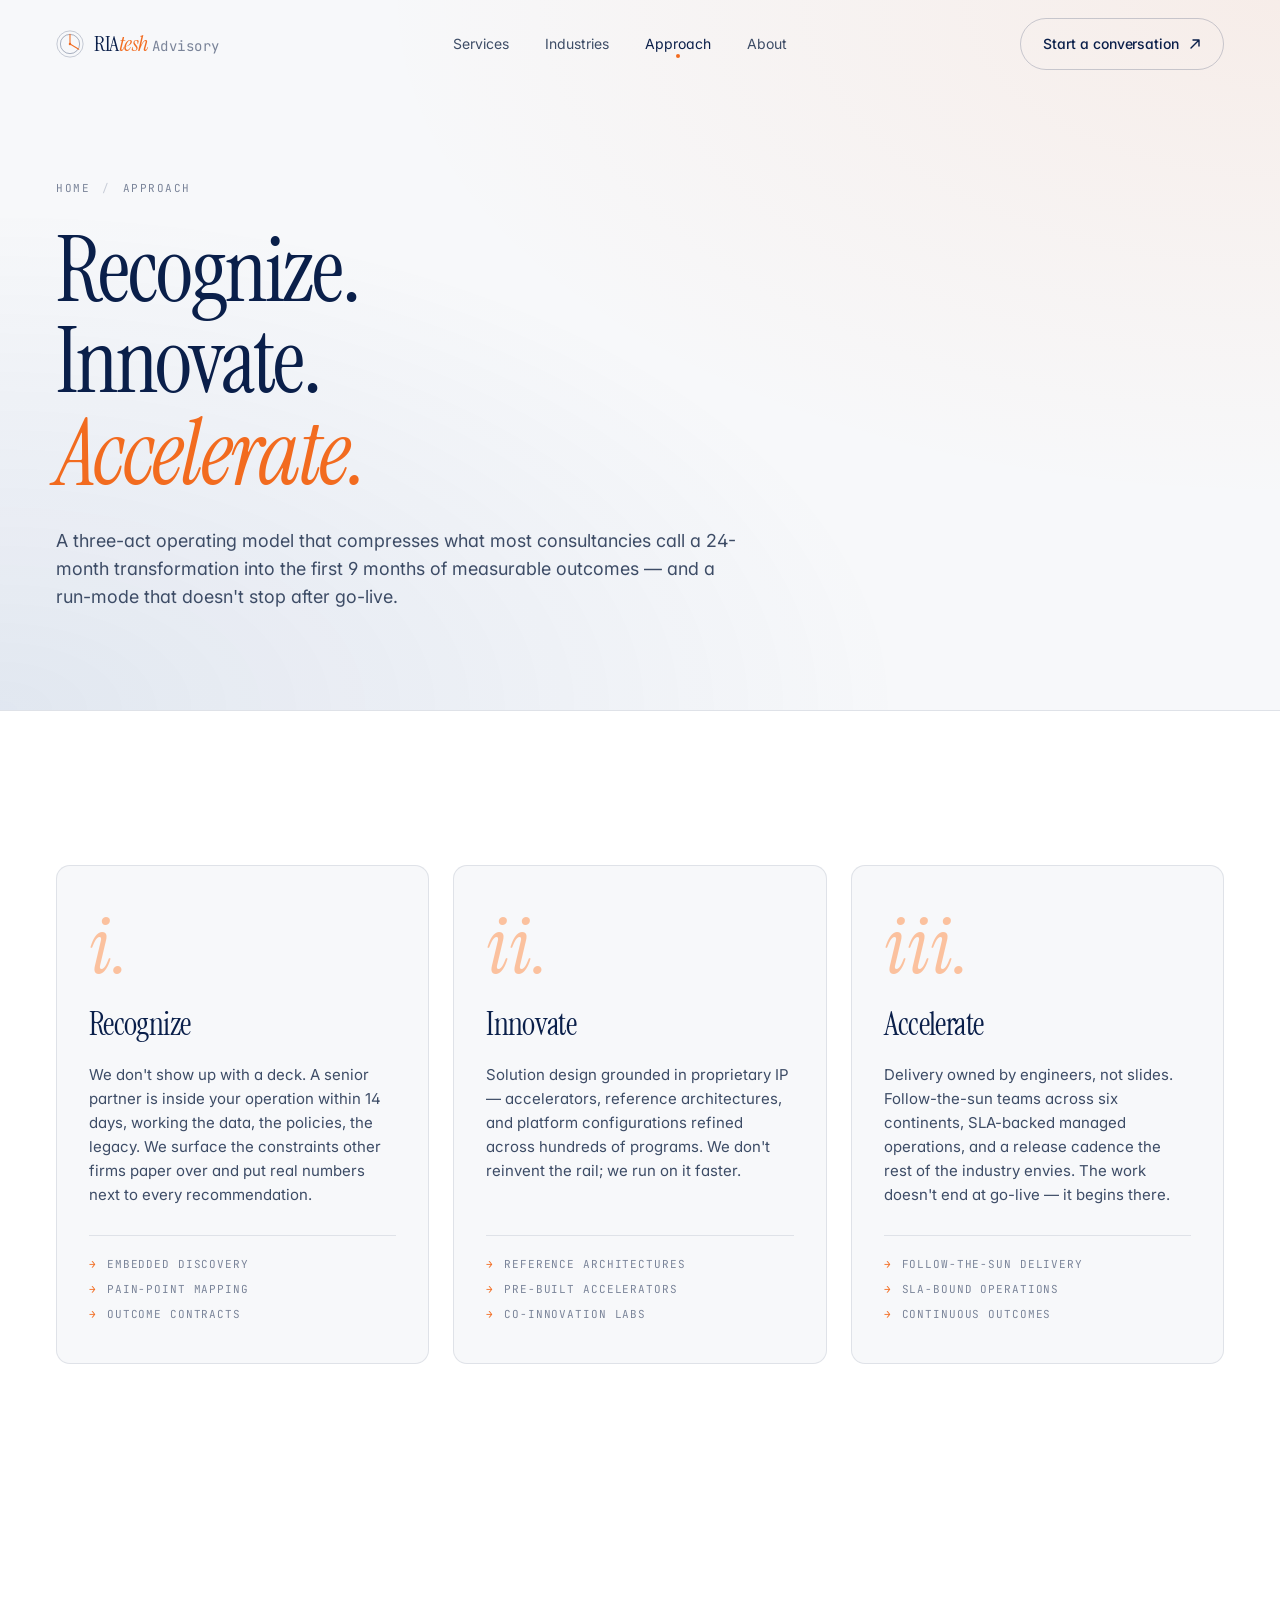
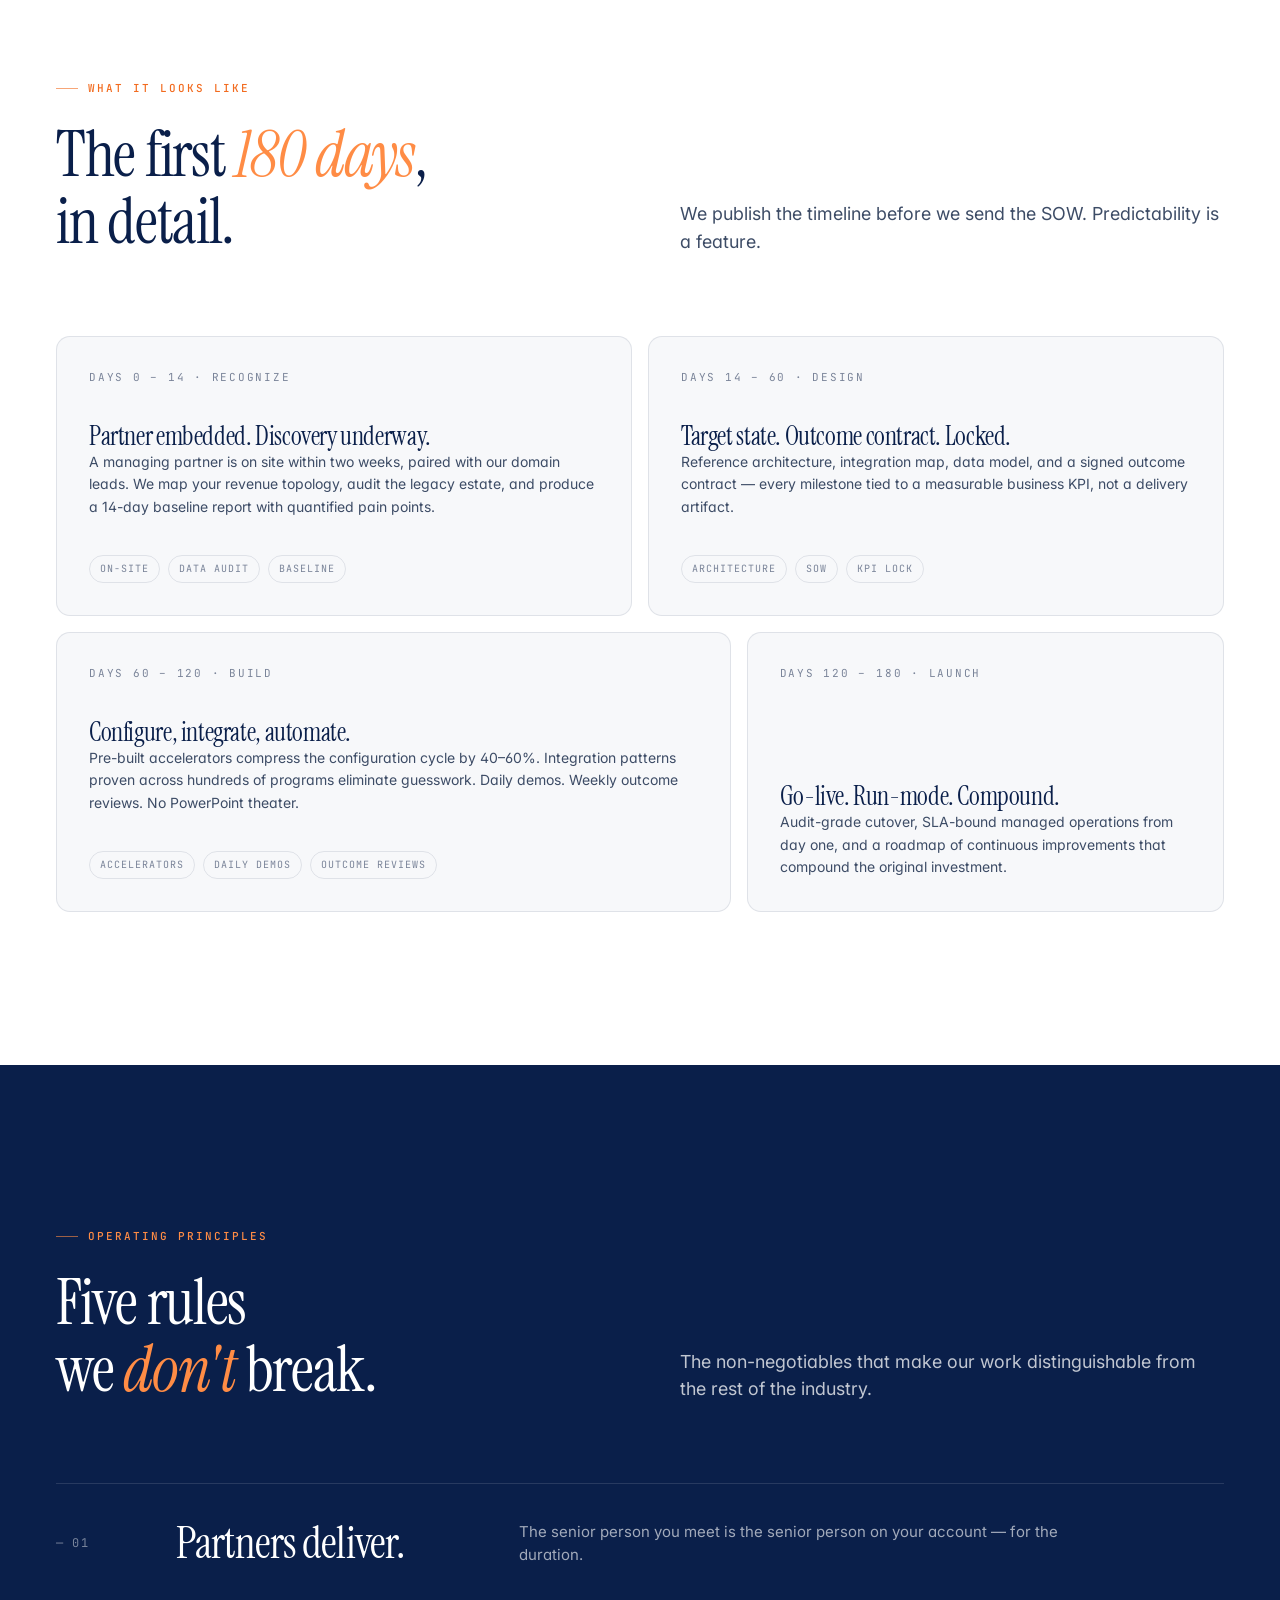
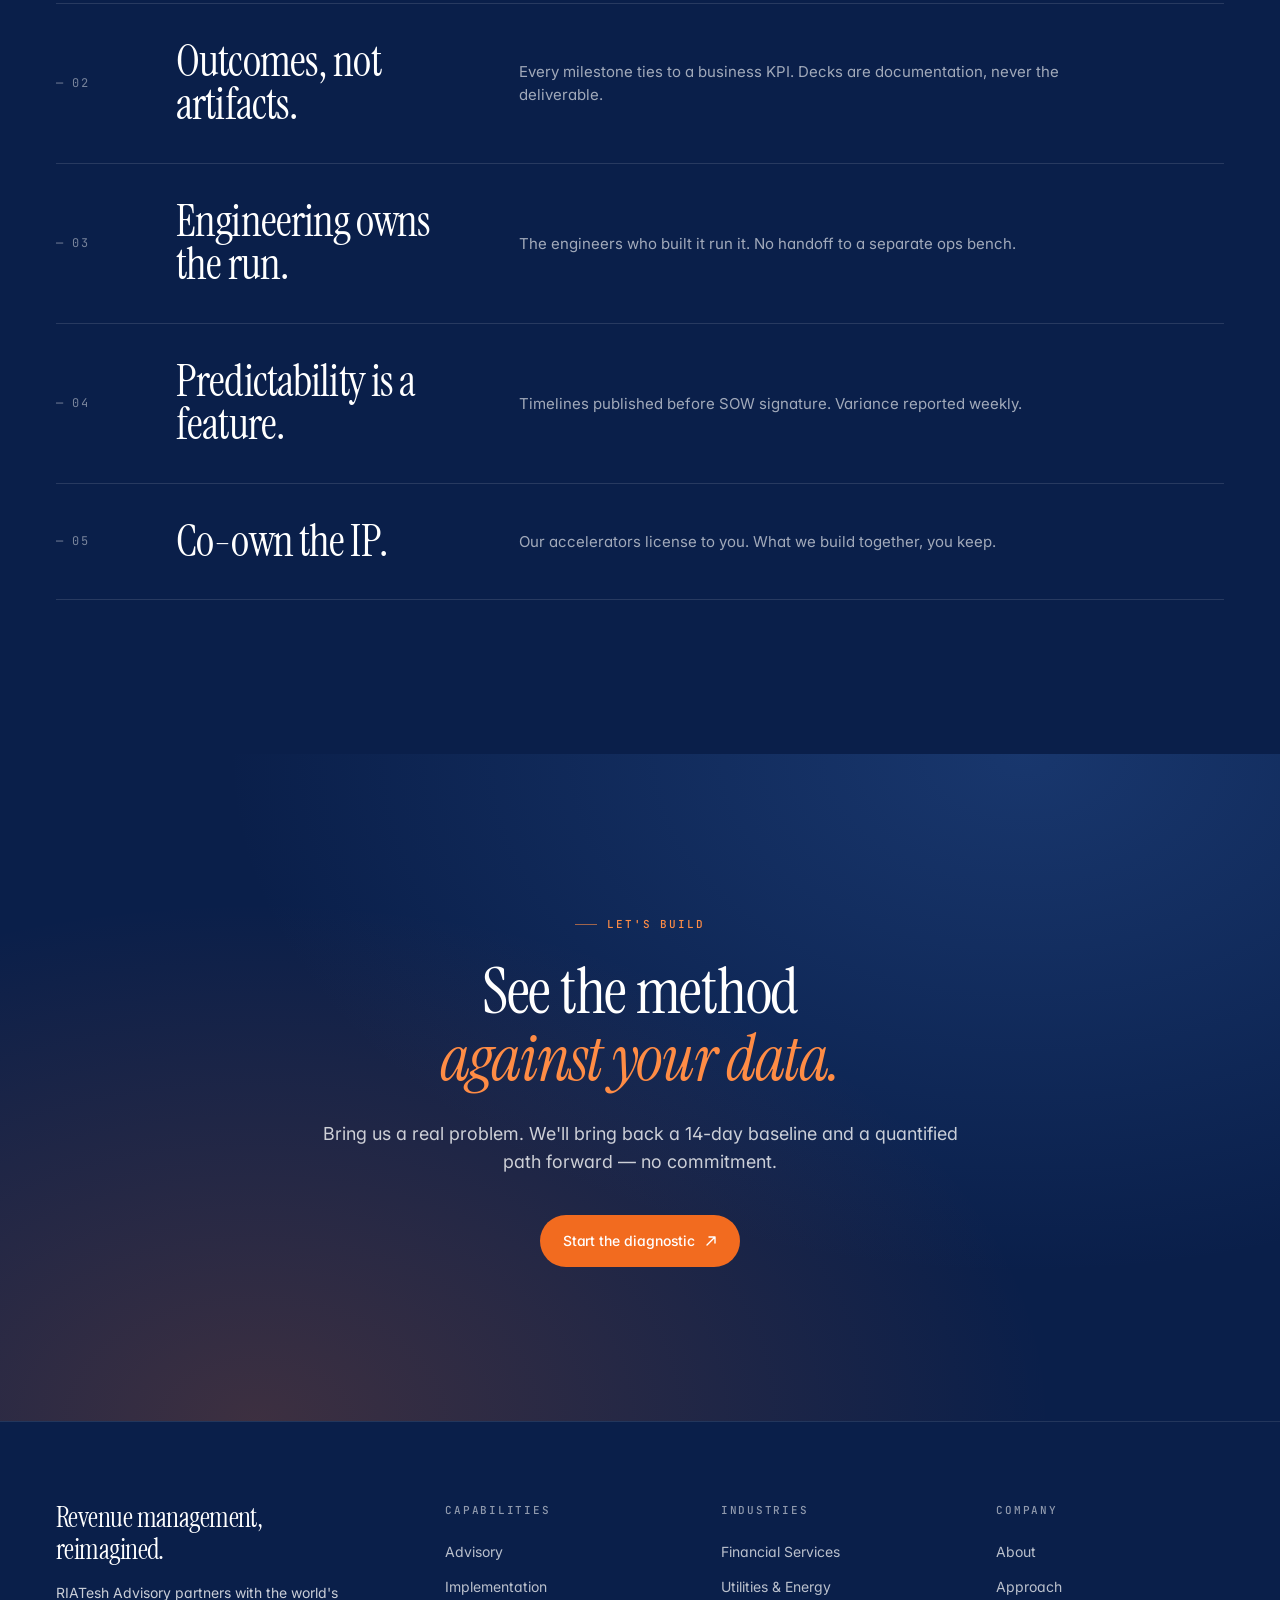
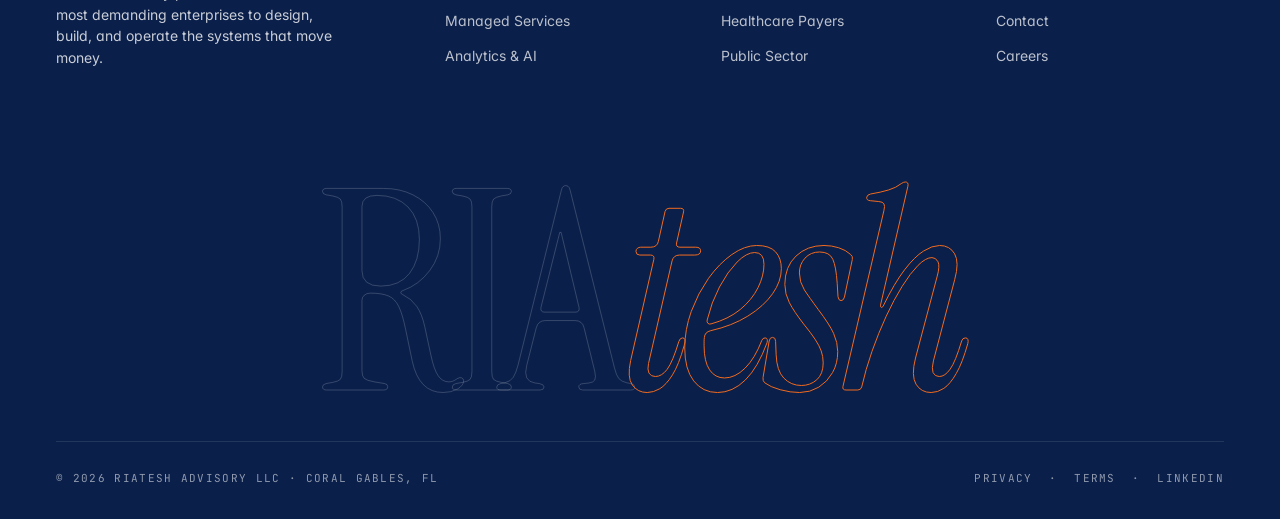
<file: demo-approach.html>
<!doctype html>
<html lang="en">
<head>
  <meta charset="utf-8" />
  <meta name="viewport" content="width=device-width, initial-scale=1" />
  <title>Approach — RIATesh Advisory</title>
  <meta name="description" content="The RIATesh Method: Recognize, Innovate, Accelerate. A three-act operating model that compresses what most firms call a 24-month transformation into the first 9." />
  <meta name="theme-color" content="#1B4E9E" />
  <link rel="preconnect" href="https://fonts.googleapis.com" />
  <link rel="preconnect" href="https://fonts.gstatic.com" crossorigin />
  <link href="https://fonts.googleapis.com/css2?family=Instrument+Serif:ital@0;1&family=Inter:wght@300;400;500;600&family=JetBrains+Mono:wght@400;500&display=swap" rel="stylesheet" />
  <link rel="icon" type="image/svg+xml" href="assets/img/logo.svg" />
  <style>
/* ============================================================
   RIA Advisory — Design System
   ============================================================ */

:root {
  /* RIATesh Advisory brand palette — official blue + orange on white */
  --bg: #FFFFFF;
  --bg-elev: #F7F8FA;
  --bg-soft: #EEF1F5;
  --bg-dark: #0A1F4A;          /* deep brand blue for contrast sections */
  --bg-dark-soft: #0F2A5F;

  --ink: #0A1F4A;              /* deep brand-blue for text */
  --ink-soft: #3D4C66;
  --ink-muted: #7A8499;
  --ink-on-dark: #FFFFFF;
  --ink-dark: #FFFFFF;         /* legacy alias — text color on dark surfaces */

  --line: rgba(10, 31, 74, 0.10);
  --line-strong: rgba(10, 31, 74, 0.20);
  --line-light: rgba(10, 31, 74, 0.10);
  --line-on-dark: rgba(255, 255, 255, 0.14);
  --line-on-dark-strong: rgba(255, 255, 255, 0.26);

  /* Brand accents */
  --blue: #1B4E9E;             /* RIA primary blue */
  --blue-soft: #3A6EBF;
  --blue-deep: #0B2B66;
  --orange: #F26B1F;           /* RIA accent orange */
  --orange-soft: #FF8C45;
  --orange-deep: #C84F00;

  /* Legacy gold aliases now mapped to brand orange so existing rules keep working */
  --gold: var(--orange);
  --gold-soft: var(--orange-soft);
  --gold-deep: var(--orange-deep);
  --rust: var(--orange-deep);

  /* Type */
  --font-serif: "Instrument Serif", "GT Sectra", "New York", Georgia, serif;
  --font-sans: "Inter", -apple-system, BlinkMacSystemFont, "Segoe UI", Helvetica, Arial, sans-serif;
  --font-mono: "JetBrains Mono", "SF Mono", ui-monospace, Menlo, Consolas, monospace;

  /* Layout */
  --maxw: 1280px;
  --gutter: clamp(20px, 5vw, 56px);
  --radius: 4px;
  --radius-lg: 14px;
  --radius-xl: 22px;

  /* Motion */
  --ease: cubic-bezier(0.22, 1, 0.36, 1);
  --ease-out: cubic-bezier(0.16, 1, 0.3, 1);
}

* { box-sizing: border-box; margin: 0; padding: 0; }
*::selection { background: var(--gold); color: var(--ink-dark); }

html { scroll-behavior: smooth; -webkit-text-size-adjust: 100%; }

body {
  font-family: var(--font-sans);
  background: var(--bg);
  color: var(--ink);
  font-size: 16px;
  line-height: 1.55;
  font-weight: 400;
  -webkit-font-smoothing: antialiased;
  -moz-osx-font-smoothing: grayscale;
  overflow-x: hidden;
  font-feature-settings: "ss01", "cv11";
}

p { color: var(--ink-soft); }

/* Helper: any section with .on-dark inverts ink-related vars within scope */
.on-dark {
  --bg: var(--bg-dark);
  --bg-elev: var(--bg-dark-soft);
  --bg-soft: var(--bg-dark-soft);
  --ink: var(--ink-on-dark);
  --ink-soft: rgba(255, 255, 255, 0.78);
  --ink-muted: rgba(255, 255, 255, 0.55);
  --line: var(--line-on-dark);
  --line-strong: var(--line-on-dark-strong);
  background: var(--bg-dark);
  color: var(--ink-on-dark);
}

img, svg { display: block; max-width: 100%; }
a { color: inherit; text-decoration: none; }
button { font: inherit; color: inherit; background: none; border: 0; cursor: pointer; }

/* ============================================================
   Typography
   ============================================================ */

.eyebrow {
  font-family: var(--font-mono);
  font-size: 11px;
  letter-spacing: 0.18em;
  text-transform: uppercase;
  color: var(--gold);
  font-weight: 500;
  display: inline-flex;
  align-items: center;
  gap: 10px;
}
.eyebrow::before {
  content: "";
  display: inline-block;
  width: 22px;
  height: 1px;
  background: var(--gold);
  opacity: 0.6;
}

.display {
  font-family: var(--font-serif);
  font-weight: 400;
  letter-spacing: -0.02em;
  line-height: 1.02;
  font-size: clamp(48px, 8vw, 112px);
}
.display em { font-style: italic; color: var(--gold-soft); }

h1, h2, h3, h4 { font-weight: 500; letter-spacing: -0.015em; line-height: 1.15; }

h2 {
  font-family: var(--font-serif);
  font-weight: 400;
  font-size: clamp(34px, 5vw, 64px);
  line-height: 1.05;
  letter-spacing: -0.02em;
}
h2 em { font-style: italic; color: var(--gold-soft); }

h3 {
  font-size: clamp(20px, 1.6vw, 24px);
  font-weight: 500;
  letter-spacing: -0.01em;
}

p { color: var(--ink-soft); }
.lead { font-size: clamp(17px, 1.4vw, 20px); line-height: 1.55; color: var(--ink-soft); max-width: 60ch; }

/* ============================================================
   Layout
   ============================================================ */

.container {
  width: 100%;
  max-width: var(--maxw);
  margin: 0 auto;
  padding: 0 var(--gutter);
}

section { position: relative; }

.section {
  padding: clamp(80px, 12vw, 160px) 0;
  position: relative;
}
.section-sm { padding: clamp(60px, 8vw, 100px) 0; }

.divider {
  height: 1px;
  background: var(--line);
  width: 100%;
}

/* ============================================================
   Buttons
   ============================================================ */

.btn {
  display: inline-flex;
  align-items: center;
  gap: 10px;
  padding: 14px 22px;
  border-radius: 999px;
  font-size: 14px;
  font-weight: 500;
  letter-spacing: -0.005em;
  transition: all 0.4s var(--ease);
  white-space: nowrap;
  border: 1px solid transparent;
}

.btn-primary {
  background: var(--blue);
  color: #fff;
}
.btn-primary:hover { background: var(--blue-deep); transform: translateY(-1px); }

.btn-ghost {
  border-color: var(--line-strong);
  color: var(--ink);
}
.btn-ghost:hover { border-color: var(--ink); background: rgba(10,31,74,0.04); }

.on-dark .btn-ghost:hover { background: rgba(255,255,255,0.06); }

/* Primary CTA — brand orange */
.btn-gold {
  background: var(--orange);
  color: #fff;
}
.btn-gold:hover { background: var(--orange-deep); transform: translateY(-1px); color: #fff; }

.btn .arrow { transition: transform 0.4s var(--ease); }
.btn:hover .arrow { transform: translate(3px, -3px); }

.btn-link {
  display: inline-flex;
  align-items: center;
  gap: 10px;
  font-size: 14px;
  font-weight: 500;
  color: var(--ink);
  padding-bottom: 4px;
  border-bottom: 1px solid var(--line-strong);
  transition: all 0.3s var(--ease);
}
.btn-link:hover { border-color: var(--gold); color: var(--gold); }
.btn-link .arrow { transition: transform 0.3s var(--ease); }
.btn-link:hover .arrow { transform: translate(3px, -3px); }

/* ============================================================
   Navigation
   ============================================================ */

.nav {
  position: fixed;
  top: 0; left: 0; right: 0;
  z-index: 100;
  padding: 18px 0;
  transition: all 0.4s var(--ease);
}
.nav::before {
  content: "";
  position: absolute;
  inset: 0;
  background: rgba(11, 13, 18, 0.0);
  backdrop-filter: blur(0);
  -webkit-backdrop-filter: blur(0);
  transition: all 0.4s var(--ease);
  border-bottom: 1px solid transparent;
}
.nav.is-scrolled::before {
  background: rgba(255, 255, 255, 0.78);
  backdrop-filter: blur(20px) saturate(180%);
  -webkit-backdrop-filter: blur(20px) saturate(180%);
  border-bottom-color: var(--line);
}
.nav.is-scrolled { padding: 14px 0; }

.nav-inner {
  position: relative;
  display: flex;
  align-items: center;
  justify-content: space-between;
  gap: 32px;
}

.logo {
  display: inline-flex;
  align-items: center;
  gap: 10px;
  font-family: var(--font-serif);
  font-size: 22px;
  letter-spacing: -0.02em;
  color: var(--ink);
}
.logo-mark {
  width: 28px; height: 28px;
  display: grid;
  place-items: center;
}
.logo-mark svg { width: 100%; height: 100%; }
.logo-text { font-weight: 400; }
.logo-text em { font-style: italic; color: var(--gold); }

.nav-links {
  display: flex;
  align-items: center;
  gap: 36px;
  list-style: none;
}
.nav-links a {
  font-size: 14px;
  color: var(--ink-soft);
  transition: color 0.3s var(--ease);
  position: relative;
}
.nav-links a:hover { color: var(--ink); }
.nav-links a.is-active { color: var(--ink); }
.nav-links a.is-active::after {
  content: "";
  position: absolute;
  bottom: -6px;
  left: 50%;
  transform: translateX(-50%);
  width: 4px; height: 4px;
  border-radius: 50%;
  background: var(--gold);
}

.nav-cta { display: flex; align-items: center; gap: 12px; }

.menu-toggle {
  display: none;
  width: 40px;
  height: 40px;
  align-items: center;
  justify-content: center;
  border: 1px solid var(--line-strong);
  border-radius: 999px;
}
.menu-toggle span {
  display: block;
  width: 16px;
  height: 1px;
  background: var(--ink);
  position: relative;
}
.menu-toggle span::before, .menu-toggle span::after {
  content: "";
  position: absolute;
  left: 0;
  width: 16px;
  height: 1px;
  background: var(--ink);
}
.menu-toggle span::before { top: -5px; }
.menu-toggle span::after { top: 5px; }

@media (max-width: 880px) {
  .nav-links { display: none; }
  .menu-toggle { display: inline-flex; }
  .nav-cta .btn { display: none; }
}

/* Mobile menu drawer */
.mobile-menu {
  position: fixed;
  inset: 0;
  background: var(--bg);
  z-index: 99;
  padding: 100px var(--gutter) 40px;
  opacity: 0;
  visibility: hidden;
  transition: all 0.5s var(--ease);
}
.mobile-menu.is-open { opacity: 1; visibility: visible; }
.mobile-menu ul { list-style: none; display: flex; flex-direction: column; gap: 8px; }
.mobile-menu a {
  display: block;
  padding: 18px 0;
  font-family: var(--font-serif);
  font-size: 36px;
  letter-spacing: -0.02em;
  border-bottom: 1px solid var(--line);
}

/* ============================================================
   Hero
   ============================================================ */

.hero {
  position: relative;
  padding-top: clamp(140px, 18vh, 200px);
  padding-bottom: clamp(80px, 12vw, 140px);
  min-height: 100vh;
  display: flex;
  align-items: center;
  overflow: hidden;
}

.hero-bg {
  position: absolute;
  inset: 0;
  z-index: 0;
  overflow: hidden;
  pointer-events: none;
}
.hero-bg::before {
  content: "";
  position: absolute;
  top: -10%;
  right: -10%;
  width: 60%;
  height: 80%;
  background: radial-gradient(ellipse at center, rgba(242, 107, 31, 0.10), transparent 60%);
  filter: blur(60px);
}
.hero-bg::after {
  content: "";
  position: absolute;
  bottom: -20%;
  left: -10%;
  width: 60%;
  height: 70%;
  background: radial-gradient(ellipse at center, rgba(27, 78, 158, 0.10), transparent 60%);
  filter: blur(60px);
}

.grid-overlay {
  position: absolute;
  inset: 0;
  background-image:
    linear-gradient(var(--line) 1px, transparent 1px),
    linear-gradient(90deg, var(--line) 1px, transparent 1px);
  background-size: 80px 80px;
  mask-image: radial-gradient(ellipse at 50% 40%, black 20%, transparent 75%);
  -webkit-mask-image: radial-gradient(ellipse at 50% 40%, black 20%, transparent 75%);
  pointer-events: none;
  opacity: 0.5;
}

.hero-content {
  position: relative;
  z-index: 2;
  display: grid;
  grid-template-columns: 1.4fr 1fr;
  gap: 80px;
  align-items: end;
  width: 100%;
}

@media (max-width: 920px) {
  .hero-content { grid-template-columns: 1fr; gap: 48px; }
}

.hero-headline { max-width: 900px; }
.hero-headline .eyebrow { margin-bottom: 28px; }
.hero-headline .display { margin-bottom: 36px; }
.hero-headline .lead { margin-bottom: 40px; max-width: 56ch; }

.hero-actions { display: flex; gap: 14px; flex-wrap: wrap; }

.hero-side {
  border-left: 1px solid var(--line);
  padding-left: 32px;
  display: flex;
  flex-direction: column;
  gap: 28px;
  align-self: end;
}
@media (max-width: 920px) {
  .hero-side { border-left: 0; padding-left: 0; border-top: 1px solid var(--line); padding-top: 32px; }
}
.hero-stat .num {
  font-family: var(--font-serif);
  font-size: 56px;
  line-height: 1;
  letter-spacing: -0.02em;
  color: var(--ink);
}
.hero-stat .num em { font-style: italic; color: var(--gold-soft); }
.hero-stat .label {
  margin-top: 8px;
  font-family: var(--font-mono);
  font-size: 11px;
  letter-spacing: 0.14em;
  text-transform: uppercase;
  color: var(--ink-muted);
}

/* Scroll indicator */
.scroll-indicator {
  position: absolute;
  bottom: 36px;
  left: 50%;
  transform: translateX(-50%);
  display: flex;
  flex-direction: column;
  align-items: center;
  gap: 12px;
  color: var(--ink-muted);
  font-family: var(--font-mono);
  font-size: 10px;
  letter-spacing: 0.2em;
  text-transform: uppercase;
  z-index: 2;
}
.scroll-indicator .line {
  width: 1px;
  height: 40px;
  background: linear-gradient(to bottom, transparent, var(--gold));
  animation: scroll-pulse 2.4s infinite var(--ease);
}
@keyframes scroll-pulse {
  0%, 100% { transform: scaleY(0.4); transform-origin: top; opacity: 0.4; }
  50% { transform: scaleY(1); opacity: 1; }
}

/* ============================================================
   Marquee / Client strip
   ============================================================ */

.marquee {
  padding: 32px 0;
  border-top: 1px solid var(--line);
  border-bottom: 1px solid var(--line);
  background: var(--bg-elev);
  overflow: hidden;
  position: relative;
}
.marquee-label {
  position: absolute;
  left: var(--gutter);
  top: 50%;
  transform: translateY(-50%);
  background: var(--bg);
  padding-right: 28px;
  font-family: var(--font-mono);
  font-size: 11px;
  letter-spacing: 0.18em;
  text-transform: uppercase;
  color: var(--ink-muted);
  z-index: 2;
}
.marquee-label::after {
  content: "";
  position: absolute;
  left: 100%;
  top: 50%;
  transform: translateY(-50%);
  width: 80px;
  height: 100%;
  background: linear-gradient(to right, var(--bg-elev), transparent);
}
.marquee-track {
  display: flex;
  width: max-content;
  animation: marquee 50s linear infinite;
  gap: 80px;
  padding-left: 360px;
  align-items: center;
}
.marquee-item {
  font-family: var(--font-serif);
  font-size: 26px;
  letter-spacing: -0.01em;
  color: var(--ink-muted);
  white-space: nowrap;
  display: flex;
  align-items: center;
  gap: 80px;
  transition: color 0.3s var(--ease);
}
.marquee-item:hover { color: var(--ink); }
.marquee-item::after {
  content: "✦";
  font-size: 8px;
  color: var(--gold);
  opacity: 0.6;
}
@keyframes marquee {
  to { transform: translateX(-50%); }
}

/* ============================================================
   Capabilities — bento grid
   ============================================================ */

.section-head {
  display: grid;
  grid-template-columns: 1fr 1fr;
  gap: 80px;
  margin-bottom: 80px;
  align-items: end;
}
@media (max-width: 880px) {
  .section-head { grid-template-columns: 1fr; gap: 24px; margin-bottom: 48px; }
}
.section-head .eyebrow { margin-bottom: 24px; }
.section-head .lead { max-width: 52ch; }

.bento {
  display: grid;
  grid-template-columns: repeat(12, 1fr);
  gap: 16px;
}

.bento-card {
  background: var(--bg-elev);
  border: 1px solid var(--line);
  border-radius: var(--radius-lg);
  padding: 32px;
  position: relative;
  overflow: hidden;
  transition: all 0.5s var(--ease);
  min-height: 280px;
  display: flex;
  flex-direction: column;
  justify-content: space-between;
  gap: 24px;
}
.bento-card:hover {
  border-color: var(--blue);
  background: var(--bg);
  transform: translateY(-2px);
  box-shadow: 0 12px 40px -16px rgba(10, 31, 74, 0.18);
}
.bento-card .num {
  font-family: var(--font-mono);
  font-size: 11px;
  letter-spacing: 0.16em;
  color: var(--ink-muted);
}
.bento-card h3 {
  font-family: var(--font-serif);
  font-size: clamp(24px, 2vw, 32px);
  font-weight: 400;
  letter-spacing: -0.015em;
  line-height: 1.1;
}
.bento-card p { font-size: 14px; line-height: 1.6; }
.bento-card .tags {
  display: flex;
  gap: 8px;
  flex-wrap: wrap;
}
.bento-card .tag {
  font-family: var(--font-mono);
  font-size: 10px;
  letter-spacing: 0.1em;
  text-transform: uppercase;
  color: var(--ink-muted);
  padding: 5px 10px;
  border: 1px solid var(--line);
  border-radius: 999px;
}

.bento-card.span-4 { grid-column: span 4; }
.bento-card.span-5 { grid-column: span 5; }
.bento-card.span-6 { grid-column: span 6; }
.bento-card.span-7 { grid-column: span 7; }
.bento-card.span-8 { grid-column: span 8; }
.bento-card.span-12 { grid-column: span 12; }

.bento-card.feature {
  background:
    linear-gradient(135deg, var(--blue) 0%, var(--blue-deep) 100%);
  color: var(--ink-on-dark);
  border-color: transparent;
}
.bento-card.feature .num,
.bento-card.feature p { color: rgba(255,255,255,0.78); }
.bento-card.feature h3 { color: #fff; }
.bento-card.feature .glyph {
  background: rgba(255,255,255,0.12);
  border-color: rgba(255,255,255,0.24);
  color: var(--orange-soft);
}
.bento-card.feature .tag {
  color: rgba(255,255,255,0.78);
  border-color: rgba(255,255,255,0.24);
}
.bento-card.feature:hover { box-shadow: 0 16px 50px -16px rgba(11, 43, 102, 0.5); }
.bento-card.feature h3 { font-size: clamp(28px, 3vw, 44px); }

@media (max-width: 880px) {
  .bento { grid-template-columns: 1fr; }
  .bento-card { grid-column: span 1 !important; min-height: 220px; }
}

/* glyph */
.glyph {
  width: 48px;
  height: 48px;
  border-radius: 12px;
  display: grid;
  place-items: center;
  background: rgba(242, 107, 31, 0.08);
  border: 1px solid rgba(242, 107, 31, 0.2);
  color: var(--orange);
}

/* ============================================================
   Industries
   ============================================================ */

/* Dark blue contrast section */
.industries {
  background: var(--bg-dark);
  color: var(--ink-on-dark);
  --bg: var(--bg-dark);
  --bg-elev: var(--bg-dark-soft);
  --ink: var(--ink-on-dark);
  --ink-soft: rgba(255,255,255,0.75);
  --ink-muted: rgba(255,255,255,0.5);
  --line: rgba(255,255,255,0.12);
  --line-strong: rgba(255,255,255,0.24);
  --line-light: rgba(255,255,255,0.12);
}
.industries .eyebrow { color: var(--orange-soft); }
.industries .eyebrow::before { background: var(--orange-soft); }
.industries p { color: rgba(255,255,255,0.75); }
.industries h2 em { color: var(--orange-soft); }

.industry-list {
  border-top: 1px solid var(--line-light);
}
.industry-row {
  display: grid;
  grid-template-columns: 80px 1fr 2fr 60px;
  gap: 40px;
  align-items: center;
  padding: 36px 0;
  border-bottom: 1px solid var(--line-light);
  cursor: pointer;
  transition: all 0.5s var(--ease);
  position: relative;
}
.industry-row::before {
  content: "";
  position: absolute;
  left: -24px;
  right: -24px;
  top: 0;
  bottom: 0;
  background: rgba(255,255,255,0.04);
  border-radius: var(--radius-lg);
  opacity: 0;
  transition: opacity 0.4s var(--ease);
  z-index: -1;
}
.industry-row:hover::before { opacity: 1; }
.industry-row:hover .industry-name { color: var(--orange-soft); }
.industry-row:hover .arrow-circle { background: var(--orange); color: #fff; border-color: var(--orange); }

.industry-num {
  font-family: var(--font-mono);
  font-size: 12px;
  color: rgba(255,255,255,0.45);
  letter-spacing: 0.1em;
}
.industry-name {
  font-family: var(--font-serif);
  font-size: clamp(28px, 3.4vw, 48px);
  letter-spacing: -0.02em;
  line-height: 1;
  transition: color 0.4s var(--ease);
  color: #fff;
}
.industry-desc { color: rgba(255,255,255,0.62); font-size: 15px; }
.arrow-circle {
  width: 44px;
  height: 44px;
  border-radius: 50%;
  border: 1px solid var(--line-light);
  display: grid;
  place-items: center;
  justify-self: end;
  transition: all 0.4s var(--ease);
}
.arrow-circle svg { width: 14px; height: 14px; transition: transform 0.4s var(--ease); }
.industry-row:hover .arrow-circle svg { transform: translate(2px, -2px); }

@media (max-width: 720px) {
  .industry-row { grid-template-columns: 40px 1fr 44px; gap: 16px; }
  .industry-desc { display: none; }
}

/* ============================================================
   Stats block
   ============================================================ */

.stats {
  display: grid;
  grid-template-columns: repeat(4, 1fr);
  gap: 0;
  border-top: 1px solid var(--line);
  border-bottom: 1px solid var(--line);
}
.stat {
  padding: 56px 32px;
  border-right: 1px solid var(--line);
  display: flex;
  flex-direction: column;
  gap: 14px;
}
.stat:last-child { border-right: 0; }
.stat .v {
  font-family: var(--font-serif);
  font-size: clamp(48px, 5vw, 72px);
  line-height: 1;
  letter-spacing: -0.025em;
  color: var(--ink);
}
.stat .v em { font-style: italic; color: var(--gold-soft); }
.stat .l {
  font-family: var(--font-mono);
  font-size: 11px;
  letter-spacing: 0.16em;
  text-transform: uppercase;
  color: var(--ink-muted);
}
.stat .d { color: var(--ink-soft); font-size: 14px; line-height: 1.5; }

@media (max-width: 880px) {
  .stats { grid-template-columns: 1fr 1fr; }
  .stat { border-right: 0; border-bottom: 1px solid var(--line); padding: 36px 24px; }
  .stat:nth-child(odd) { border-right: 1px solid var(--line); }
  .stat:nth-last-child(-n+2) { border-bottom: 0; }
}

/* ============================================================
   Approach / process
   ============================================================ */

.approach-grid {
  display: grid;
  grid-template-columns: repeat(3, 1fr);
  gap: 24px;
}
@media (max-width: 880px) {
  .approach-grid { grid-template-columns: 1fr; }
}

.approach-card {
  position: relative;
  padding: 40px 32px;
  border: 1px solid var(--line);
  border-radius: var(--radius-lg);
  background: var(--bg-elev);
  display: flex;
  flex-direction: column;
  gap: 20px;
  transition: all 0.5s var(--ease);
  overflow: hidden;
  min-height: 380px;
}
.approach-card::after {
  content: "";
  position: absolute;
  top: 0; left: 0; right: 0;
  height: 1px;
  background: linear-gradient(to right, transparent, var(--gold), transparent);
  opacity: 0;
  transition: opacity 0.5s var(--ease);
}
.approach-card:hover::after { opacity: 1; }
.approach-card:hover { transform: translateY(-4px); border-color: var(--line-strong); }
.approach-card .num {
  font-family: var(--font-serif);
  font-size: 80px;
  line-height: 1;
  color: var(--gold-soft);
  font-style: italic;
  opacity: 0.5;
}
.approach-card h3 {
  font-family: var(--font-serif);
  font-size: 32px;
  font-weight: 400;
  letter-spacing: -0.02em;
}
.approach-card p { font-size: 15px; line-height: 1.6; flex: 1; }
.approach-card .keys {
  list-style: none;
  display: flex;
  flex-direction: column;
  gap: 8px;
  margin-top: 8px;
  padding-top: 20px;
  border-top: 1px solid var(--line);
}
.approach-card .keys li {
  font-family: var(--font-mono);
  font-size: 11px;
  letter-spacing: 0.08em;
  text-transform: uppercase;
  color: var(--ink-muted);
  display: flex;
  align-items: center;
  gap: 10px;
}
.approach-card .keys li::before {
  content: "→";
  color: var(--gold);
}

/* ============================================================
   Quote / Testimonial
   ============================================================ */

.quote-section {
  background:
    radial-gradient(circle at 80% 50%, rgba(242,107,31,0.06), transparent 60%),
    var(--bg-elev);
  border-top: 1px solid var(--line);
  border-bottom: 1px solid var(--line);
}

.quote {
  max-width: 1000px;
  margin: 0 auto;
  text-align: center;
}
.quote-mark {
  font-family: var(--font-serif);
  font-size: 120px;
  line-height: 0.5;
  color: var(--orange);
  font-style: italic;
  margin-bottom: 20px;
}
.quote blockquote {
  font-family: var(--font-serif);
  font-size: clamp(28px, 3.4vw, 48px);
  font-weight: 400;
  line-height: 1.2;
  letter-spacing: -0.015em;
  color: var(--ink);
}
.quote blockquote em { font-style: italic; color: var(--blue); }
.quote-cite {
  margin-top: 40px;
  font-family: var(--font-mono);
  font-size: 12px;
  letter-spacing: 0.16em;
  text-transform: uppercase;
  color: var(--ink-muted);
}
.quote-cite strong { color: var(--ink); font-weight: 500; }

/* ============================================================
   Case studies
   ============================================================ */

.cases {
  display: grid;
  grid-template-columns: repeat(3, 1fr);
  gap: 20px;
}
@media (max-width: 980px) {
  .cases { grid-template-columns: 1fr 1fr; }
}
@media (max-width: 640px) {
  .cases { grid-template-columns: 1fr; }
}

.case {
  border: 1px solid var(--line);
  border-radius: var(--radius-lg);
  overflow: hidden;
  background: var(--bg-elev);
  transition: all 0.5s var(--ease);
  display: flex;
  flex-direction: column;
}
.case:hover {
  transform: translateY(-4px);
  border-color: var(--line-strong);
}
.case-visual {
  aspect-ratio: 16/10;
  position: relative;
  overflow: hidden;
  background: linear-gradient(135deg, var(--bg-elev) 0%, var(--bg-soft) 100%);
  display: grid;
  place-items: center;
}
.case-visual svg { width: 60%; height: 60%; opacity: 0.85; transition: transform 0.6s var(--ease); }
.case:hover .case-visual svg { transform: scale(1.05); }
.case-visual .tag {
  position: absolute;
  top: 14px;
  left: 14px;
  font-family: var(--font-mono);
  font-size: 10px;
  letter-spacing: 0.14em;
  text-transform: uppercase;
  background: rgba(255,255,255,0.92);
  backdrop-filter: blur(8px);
  border: 1px solid var(--line);
  padding: 6px 10px;
  border-radius: 999px;
  color: var(--blue);
}
.case-body { padding: 28px; display: flex; flex-direction: column; gap: 14px; flex: 1; }
.case-body h3 { font-family: var(--font-serif); font-weight: 400; font-size: 24px; letter-spacing: -0.01em; }
.case-body p { font-size: 14px; flex: 1; }
.case-meta {
  display: flex;
  gap: 18px;
  padding-top: 18px;
  margin-top: 6px;
  border-top: 1px solid var(--line);
}
.case-meta .metric { display: flex; flex-direction: column; gap: 2px; }
.case-meta .metric .v {
  font-family: var(--font-serif);
  font-size: 22px;
  line-height: 1;
  color: var(--gold-soft);
}
.case-meta .metric .l {
  font-family: var(--font-mono);
  font-size: 9px;
  letter-spacing: 0.14em;
  text-transform: uppercase;
  color: var(--ink-muted);
}

/* ============================================================
   Global presence
   ============================================================ */

.globe-section {
  display: grid;
  grid-template-columns: 1fr 1.2fr;
  gap: 80px;
  align-items: center;
}
@media (max-width: 880px) {
  .globe-section { grid-template-columns: 1fr; gap: 48px; }
}

.locations {
  list-style: none;
  display: grid;
  grid-template-columns: 1fr 1fr;
  gap: 0;
  border-top: 1px solid var(--line);
}
.locations li {
  padding: 22px 0;
  border-bottom: 1px solid var(--line);
  display: flex;
  align-items: center;
  gap: 14px;
  font-family: var(--font-mono);
  font-size: 13px;
  letter-spacing: 0.06em;
  color: var(--ink-soft);
}
.locations li::before {
  content: "";
  width: 6px; height: 6px; border-radius: 50%;
  background: var(--orange);
  box-shadow: 0 0 12px rgba(242,107,31,0.55);
  flex-shrink: 0;
}
.locations li .country {
  margin-left: auto;
  color: var(--ink-muted);
  font-size: 11px;
}

.globe-visual {
  aspect-ratio: 1;
  position: relative;
  border-radius: 50%;
  background:
    radial-gradient(circle at 30% 30%, rgba(242,107,31,0.10), transparent 50%),
    radial-gradient(circle at 70% 70%, rgba(27,78,158,0.10), transparent 60%),
    var(--bg-elev);
  border: 1px solid var(--line-strong);
  overflow: hidden;
  display: grid;
  place-items: center;
}
.globe-visual::before {
  content: "";
  position: absolute;
  inset: 0;
  background-image:
    radial-gradient(circle at 1px 1px, rgba(10,31,74,0.12) 1px, transparent 0);
  background-size: 14px 14px;
  mask-image: radial-gradient(circle at center, black 30%, transparent 75%);
  -webkit-mask-image: radial-gradient(circle at center, black 30%, transparent 75%);
}
.globe-visual svg { position: relative; z-index: 2; width: 70%; height: 70%; }
.globe-orbit {
  position: absolute;
  border-radius: 50%;
  border: 1px dashed var(--line);
  animation: orbit 30s linear infinite;
}
.globe-orbit.o1 { inset: 8%; }
.globe-orbit.o2 { inset: 20%; animation-duration: 45s; animation-direction: reverse; }
@keyframes orbit { to { transform: rotate(360deg); } }

/* ============================================================
   CTA
   ============================================================ */

.cta-section {
  padding: clamp(80px, 12vw, 160px) 0;
  position: relative;
  overflow: hidden;
  background: var(--bg-dark);
  color: var(--ink-on-dark);
  --ink: var(--ink-on-dark);
  --ink-soft: rgba(255,255,255,0.78);
  --ink-muted: rgba(255,255,255,0.55);
  --line-strong: rgba(255,255,255,0.24);
}
.cta-section .eyebrow { color: var(--orange-soft); }
.cta-section .eyebrow::before { background: var(--orange-soft); }
.cta-section h2 em { color: var(--orange-soft); }
.cta-section p { color: rgba(255,255,255,0.78); }
.cta-section .btn-ghost { color: #fff; border-color: rgba(255,255,255,0.30); }
.cta-section .btn-ghost:hover { background: rgba(255,255,255,0.08); border-color: rgba(255,255,255,0.6); }
.cta-section::before {
  content: "";
  position: absolute;
  inset: 0;
  background:
    radial-gradient(ellipse at 20% 100%, rgba(242,107,31,0.22), transparent 55%),
    radial-gradient(ellipse at 80% 0%, rgba(58,110,191,0.30), transparent 55%);
  pointer-events: none;
}
.cta-inner {
  position: relative;
  text-align: center;
  max-width: 900px;
  margin: 0 auto;
}
.cta-inner h2 { margin: 24px 0 28px; }
.cta-inner .lead { margin: 0 auto 40px; }
.cta-actions { display: inline-flex; gap: 14px; flex-wrap: wrap; justify-content: center; }

/* ============================================================
   Footer
   ============================================================ */

.footer {
  border-top: 1px solid rgba(255,255,255,0.10);
  padding-top: 80px;
  padding-bottom: 32px;
  background: var(--bg-dark);
  color: var(--ink-on-dark);
  position: relative;
  --ink: var(--ink-on-dark);
  --ink-soft: rgba(255,255,255,0.78);
  --ink-muted: rgba(255,255,255,0.55);
  --line: rgba(255,255,255,0.10);
  --line-strong: rgba(255,255,255,0.24);
}
.footer h4, .footer h5 { color: #fff; }
.footer .footer-col a { color: rgba(255,255,255,0.72); }
.footer .footer-col a:hover { color: var(--orange-soft); }
.footer .footer-bottom a { color: rgba(255,255,255,0.55); }
.footer .footer-bottom a:hover { color: #fff; }

.footer-top {
  display: grid;
  grid-template-columns: 1.5fr 1fr 1fr 1fr;
  gap: 48px;
  padding-bottom: 60px;
}
@media (max-width: 880px) {
  .footer-top { grid-template-columns: 1fr 1fr; gap: 32px; }
}

.footer-brand h4 {
  font-family: var(--font-serif);
  font-weight: 400;
  font-size: 28px;
  letter-spacing: -0.02em;
  margin-bottom: 16px;
  max-width: 16ch;
}
.footer-brand p { font-size: 14px; max-width: 32ch; }

.footer-col h5 {
  font-family: var(--font-mono);
  font-size: 11px;
  letter-spacing: 0.16em;
  text-transform: uppercase;
  color: var(--ink-muted);
  margin-bottom: 20px;
  font-weight: 500;
}
.footer-col ul { list-style: none; display: flex; flex-direction: column; gap: 10px; }
.footer-col a {
  font-size: 14px;
  color: var(--ink-soft);
  transition: color 0.3s var(--ease);
}
.footer-col a:hover { color: var(--gold); }

.footer-bottom {
  padding-top: 28px;
  border-top: 1px solid var(--line);
  display: flex;
  justify-content: space-between;
  align-items: center;
  gap: 16px;
  flex-wrap: wrap;
  font-family: var(--font-mono);
  font-size: 11px;
  letter-spacing: 0.12em;
  text-transform: uppercase;
  color: var(--ink-muted);
}
.footer-bottom a { color: var(--ink-muted); }
.footer-bottom a:hover { color: var(--ink); }

.brand-mark-lg {
  font-family: var(--font-serif);
  font-size: clamp(120px, 22vw, 280px);
  line-height: 0.9;
  letter-spacing: -0.04em;
  color: transparent;
  -webkit-text-stroke: 1px rgba(255,255,255,0.18);
  text-align: center;
  padding: 40px 0 20px;
  user-select: none;
  pointer-events: none;
}
.brand-mark-lg em { font-style: italic; -webkit-text-stroke-color: var(--orange); }

/* ============================================================
   Inner page header (sub-hero)
   ============================================================ */

.page-hero {
  padding-top: 180px;
  padding-bottom: 100px;
  position: relative;
  overflow: hidden;
  border-bottom: 1px solid var(--line);
  background: var(--bg-elev);
}
.page-hero::before {
  content: "";
  position: absolute;
  inset: 0;
  background:
    radial-gradient(ellipse at 0% 100%, rgba(27,78,158,0.10), transparent 50%),
    radial-gradient(ellipse at 100% 0%, rgba(242,107,31,0.08), transparent 50%);
}
.page-hero-inner { position: relative; }
.page-hero .breadcrumb {
  font-family: var(--font-mono);
  font-size: 11px;
  letter-spacing: 0.14em;
  text-transform: uppercase;
  color: var(--ink-muted);
  margin-bottom: 28px;
}
.page-hero .breadcrumb a { color: var(--ink-muted); }
.page-hero .breadcrumb a:hover { color: var(--gold); }
.page-hero .breadcrumb span { margin: 0 12px; color: var(--line-strong); }
.page-hero h1 {
  font-family: var(--font-serif);
  font-weight: 400;
  font-size: clamp(48px, 7vw, 96px);
  line-height: 1.02;
  letter-spacing: -0.025em;
  max-width: 16ch;
  margin-bottom: 28px;
}
.page-hero h1 em { font-style: italic; color: var(--orange); }
.page-hero .lead { max-width: 62ch; font-size: clamp(17px, 1.4vw, 21px); }

/* ============================================================
   Service detail
   ============================================================ */

.service-block {
  display: grid;
  grid-template-columns: 1fr 1.6fr;
  gap: 60px;
  padding: 60px 0;
  border-bottom: 1px solid var(--line);
  align-items: start;
}
.service-block:last-child { border-bottom: 0; }
@media (max-width: 880px) {
  .service-block { grid-template-columns: 1fr; gap: 24px; }
}
.service-block .label {
  font-family: var(--font-mono);
  font-size: 11px;
  letter-spacing: 0.16em;
  text-transform: uppercase;
  color: var(--gold);
}
.service-block h2 {
  font-size: clamp(28px, 3.4vw, 44px);
  margin-top: 12px;
}
.service-block .right { display: flex; flex-direction: column; gap: 24px; }
.service-block .right p { font-size: 16px; max-width: 60ch; }
.service-block .pills {
  display: flex;
  flex-wrap: wrap;
  gap: 8px;
  margin-top: 6px;
}
.service-block .pill {
  font-size: 13px;
  padding: 8px 14px;
  border-radius: 999px;
  border: 1px solid var(--line);
  background: var(--bg-elev);
  color: var(--ink-soft);
}

/* ============================================================
   Contact form
   ============================================================ */

.contact-grid {
  display: grid;
  grid-template-columns: 1fr 1.2fr;
  gap: 60px;
  align-items: start;
}
@media (max-width: 880px) { .contact-grid { grid-template-columns: 1fr; } }

.contact-info { display: flex; flex-direction: column; gap: 32px; }
.contact-info .block .l {
  font-family: var(--font-mono);
  font-size: 11px;
  letter-spacing: 0.14em;
  text-transform: uppercase;
  color: var(--ink-muted);
  margin-bottom: 8px;
}
.contact-info .block .v {
  font-family: var(--font-serif);
  font-size: 22px;
  letter-spacing: -0.01em;
}
.contact-info .block .v a { color: var(--ink); border-bottom: 1px solid var(--line-strong); transition: all 0.3s var(--ease); }
.contact-info .block .v a:hover { color: var(--gold); border-color: var(--gold); }

.form {
  background: var(--bg-elev);
  border: 1px solid var(--line);
  border-radius: var(--radius-lg);
  padding: 36px;
  display: flex;
  flex-direction: column;
  gap: 20px;
}
.form-row {
  display: grid;
  grid-template-columns: 1fr 1fr;
  gap: 20px;
}
@media (max-width: 600px) { .form-row { grid-template-columns: 1fr; } }
.field { display: flex; flex-direction: column; gap: 8px; }
.field label {
  font-family: var(--font-mono);
  font-size: 11px;
  letter-spacing: 0.14em;
  text-transform: uppercase;
  color: var(--ink-muted);
}
.field input, .field textarea, .field select {
  background: #fff;
  border: 1px solid var(--line);
  border-radius: 8px;
  padding: 14px 16px;
  color: var(--ink);
  font: inherit;
  transition: border-color 0.3s var(--ease), box-shadow 0.3s var(--ease);
}
.field input:focus, .field textarea:focus, .field select:focus {
  outline: none;
  border-color: var(--blue);
  box-shadow: 0 0 0 3px rgba(27,78,158,0.12);
}
.field textarea { resize: vertical; min-height: 120px; }

/* ============================================================
   Team
   ============================================================ */

.team-grid {
  display: grid;
  grid-template-columns: repeat(3, 1fr);
  gap: 20px;
}
@media (max-width: 880px) { .team-grid { grid-template-columns: 1fr 1fr; } }
@media (max-width: 580px) { .team-grid { grid-template-columns: 1fr; } }

.team-card {
  border: 1px solid var(--line);
  border-radius: var(--radius-lg);
  overflow: hidden;
  background: var(--bg-elev);
  transition: all 0.5s var(--ease);
}
.team-card:hover { border-color: var(--line-strong); transform: translateY(-3px); }
.team-portrait {
  aspect-ratio: 4/5;
  position: relative;
  background: linear-gradient(160deg, var(--blue) 0%, var(--blue-deep) 100%);
  overflow: hidden;
  display: grid;
  place-items: center;
}
.team-portrait .initials {
  font-family: var(--font-serif);
  font-size: 80px;
  font-style: italic;
  color: #fff;
  opacity: 0.85;
  position: relative;
  z-index: 2;
}
.team-portrait::before {
  content: "";
  position: absolute;
  inset: 0;
  background:
    radial-gradient(ellipse at 70% 30%, rgba(242,107,31,0.35), transparent 60%);
}
.team-meta { padding: 24px; }
.team-meta h3 { font-family: var(--font-serif); font-weight: 400; font-size: 22px; }
.team-meta .role {
  font-family: var(--font-mono);
  font-size: 11px;
  letter-spacing: 0.14em;
  text-transform: uppercase;
  color: var(--gold);
  margin-top: 6px;
}

/* ============================================================
   Animations / reveal
   ============================================================ */

[data-reveal] {
  opacity: 0;
  transform: translateY(24px);
  transition: opacity 0.9s var(--ease), transform 0.9s var(--ease);
}
[data-reveal].is-visible {
  opacity: 1;
  transform: translateY(0);
}

[data-reveal-delay="1"] { transition-delay: 0.08s; }
[data-reveal-delay="2"] { transition-delay: 0.16s; }
[data-reveal-delay="3"] { transition-delay: 0.24s; }
[data-reveal-delay="4"] { transition-delay: 0.32s; }
[data-reveal-delay="5"] { transition-delay: 0.4s; }

/* ============================================================
   Utilities
   ============================================================ */

.text-gold { color: var(--gold-soft); }
.text-muted { color: var(--ink-muted); }
.mt-0 { margin-top: 0; }
.flex { display: flex; }
.center { text-align: center; }
.relative { position: relative; }

@media (prefers-reduced-motion: reduce) {
  *, *::before, *::after {
    animation-duration: 0.01ms !important;
    transition-duration: 0.01ms !important;
  }
}

/* ============================================================
   Mobile pass — phones (≤ 720px) and tight phones (≤ 480px)
   ============================================================ */

html, body { overflow-x: hidden; max-width: 100vw; }

@media (max-width: 720px) {
  :root { --gutter: 20px; }

  body { font-size: 15px; }

  /* Type scale */
  .display { font-size: clamp(40px, 11vw, 56px) !important; line-height: 1.04; letter-spacing: -0.02em; }
  h2 { font-size: clamp(28px, 7.5vw, 38px) !important; line-height: 1.08; }
  .lead { font-size: 15.5px; line-height: 1.55; }
  .eyebrow { font-size: 10px; letter-spacing: 0.16em; }
  .eyebrow::before { width: 16px; }

  /* Section spacing */
  .section { padding: 64px 0; }
  .section-sm { padding: 48px 0; }
  .section-head { gap: 18px; margin-bottom: 32px; }
  .container { padding-left: var(--gutter); padding-right: var(--gutter); }

  /* Nav */
  .nav { padding: 12px 0; }
  .nav.is-scrolled { padding: 10px 0; }
  .logo { font-size: 19px; }
  .logo-mark { width: 24px; height: 24px; }
  .logo-text span { display: none; }
  .nav-cta .btn { display: none; }

  /* Mobile menu */
  .mobile-menu { padding: 90px var(--gutter) 32px; }
  .mobile-menu a { font-size: 30px; padding: 14px 0; }

  /* Hero */
  .hero {
    min-height: 0;
    padding-top: 110px;
    padding-bottom: 64px;
  }
  .hero-content { grid-template-columns: 1fr; gap: 36px; align-items: start; }
  .hero-headline .eyebrow { margin-bottom: 18px; }
  .hero-headline .display { margin-bottom: 22px; }
  .hero-headline .lead { margin-bottom: 28px; }
  .hero-actions { gap: 10px; }
  .hero-actions .btn { padding: 12px 18px; font-size: 13px; }

  /* Hero side: horizontal 3-up, smaller numbers */
  .hero-side {
    border-left: 0;
    padding-left: 0;
    border-top: 1px solid var(--line);
    padding-top: 28px;
    flex-direction: row;
    gap: 0;
    justify-content: space-between;
  }
  .hero-stat { flex: 1; padding-right: 12px; border-right: 1px solid var(--line); }
  .hero-stat:last-child { border-right: 0; padding-right: 0; }
  .hero-stat:nth-child(n+2) { padding-left: 12px; }
  .hero-stat .num { font-size: 32px; }
  .hero-stat .label { font-size: 9px; letter-spacing: 0.1em; margin-top: 6px; }

  .scroll-indicator { display: none; }
  .grid-overlay { background-size: 48px 48px; opacity: 0.35; }

  /* Marquee */
  .marquee { padding: 20px 0; }
  .marquee-label { display: none; }
  .marquee-track { padding-left: 0; gap: 48px; }
  .marquee-item { font-size: 18px; gap: 48px; }

  /* Bento */
  .bento { gap: 12px; }
  .bento-card { min-height: 0; padding: 24px; gap: 18px; }
  .bento-card.feature h3 { font-size: 26px; }
  .bento-card h3 { font-size: 22px; }
  .bento-card p { font-size: 14px; }
  .glyph { width: 40px; height: 40px; border-radius: 10px; }

  /* Industries */
  .industry-row {
    grid-template-columns: 32px 1fr 36px;
    gap: 14px;
    padding: 24px 0;
  }
  .industry-desc { display: none; }
  .industry-name { font-size: 26px; letter-spacing: -0.015em; }
  .industry-num { font-size: 10px; }
  .arrow-circle { width: 36px; height: 36px; }

  /* Stats — single column on phone */
  .stats { grid-template-columns: 1fr !important; }
  .stat {
    border-right: 0 !important;
    border-bottom: 1px solid var(--line);
    padding: 28px 0;
    gap: 8px;
  }
  .stat:last-child { border-bottom: 0; }
  .stat .v { font-size: 44px; }
  .stat .l { font-size: 10px; }
  .stat .d { font-size: 13px; }

  /* Approach */
  .approach-grid { gap: 14px; }
  .approach-card { min-height: 0; padding: 28px 22px; gap: 14px; }
  .approach-card .num { font-size: 56px; }
  .approach-card h3 { font-size: 26px; }
  .approach-card p { font-size: 14px; }

  /* Quote */
  .quote-mark { font-size: 80px; margin-bottom: 10px; }
  .quote blockquote { font-size: 24px; line-height: 1.25; }
  .quote-cite { margin-top: 24px; font-size: 11px; }

  /* Cases */
  .cases { gap: 14px; }
  .case-body { padding: 22px; gap: 12px; }
  .case-body h3 { font-size: 21px; }
  .case-meta { flex-wrap: wrap; gap: 12px; padding-top: 14px; }
  .case-meta .metric { flex: 1 0 auto; min-width: 70px; }
  .case-meta .metric .v { font-size: 19px; }

  /* Global section */
  .globe-section { grid-template-columns: 1fr; gap: 32px; }
  .globe-visual { display: none; }
  .locations { grid-template-columns: 1fr; }
  .locations li { padding: 16px 0; }

  /* CTA */
  .cta-section { padding: 72px 0; }
  .cta-actions { flex-direction: column; align-items: stretch; gap: 10px; }
  .cta-actions .btn { justify-content: center; }

  /* Footer */
  .footer { padding-top: 56px; }
  .footer-top { grid-template-columns: 1fr 1fr; gap: 28px 24px; padding-bottom: 36px; }
  .footer-brand { grid-column: span 2; }
  .footer-brand h4 { font-size: 22px; }
  .footer-col h5 { margin-bottom: 14px; }
  .brand-mark-lg { font-size: 30vw; padding: 12px 0 8px; }
  .footer-bottom { font-size: 10px; flex-direction: column; align-items: flex-start; gap: 8px; }

  /* Inner page hero */
  .page-hero { padding-top: 120px; padding-bottom: 56px; }
  .page-hero h1 { font-size: clamp(36px, 11vw, 52px) !important; line-height: 1.04; margin-bottom: 18px; }
  .page-hero .breadcrumb { margin-bottom: 18px; font-size: 10px; }
  .page-hero .lead { font-size: 16px; }

  /* Service blocks */
  .service-block { grid-template-columns: 1fr; gap: 14px; padding: 36px 0; }
  .service-block h2 { font-size: 28px !important; }
  .service-block .label { font-size: 10px; }
  .service-block .right { gap: 16px; }
  .service-block .right p { font-size: 15px; }
  .service-block .pill { font-size: 12px; padding: 6px 11px; }

  /* Team */
  .team-grid { grid-template-columns: 1fr 1fr; gap: 12px; }
  .team-portrait .initials { font-size: 60px; }
  .team-meta { padding: 18px; }
  .team-meta h3 { font-size: 18px; }
  .team-meta .role { font-size: 10px; }

  /* Contact form */
  .contact-grid { grid-template-columns: 1fr; gap: 32px; }
  .form { padding: 22px; gap: 16px; border-radius: 10px; }
  .form-row { grid-template-columns: 1fr; gap: 14px; }
  .field input, .field textarea, .field select { padding: 12px 14px; font-size: 16px; }
  .contact-info .block .v { font-size: 19px; }

  /* Buttons full-width-feeling on small phones */
  .btn { padding: 13px 18px; font-size: 13px; }
}

@media (max-width: 420px) {
  :root { --gutter: 16px; }

  .display { font-size: 38px !important; }
  h2 { font-size: 26px !important; }
  .page-hero h1 { font-size: 36px !important; }

  .hero-stat .num { font-size: 26px; }
  .hero-stat .label { font-size: 8.5px; }

  .industry-name { font-size: 22px; }
  .approach-card h3 { font-size: 22px; }
  .stat .v { font-size: 36px; }

  .marquee-item { font-size: 16px; gap: 36px; }
  .marquee-track { gap: 36px; }

  .footer-top { grid-template-columns: 1fr; }
  .footer-brand { grid-column: span 1; }

  .case-meta { gap: 10px; }
  .case-meta .metric .v { font-size: 17px; }
  .case-meta .metric .l { font-size: 8.5px; }

  .team-grid { grid-template-columns: 1fr; }
}

</style>
</head>
<body>

  <header class="nav">
    <div class="container nav-inner">
      <a href="demo.html" class="logo">
        <span class="logo-mark" style="color: var(--ink);">
          <svg viewBox="0 0 64 64" fill="none" aria-hidden="true">
            <circle cx="32" cy="32" r="30" stroke="currentColor" stroke-width="1.4" opacity="0.35"/>
            <circle cx="32" cy="32" r="22" stroke="currentColor" stroke-width="1.4" opacity="0.55"/>
            <path d="M32 10 L32 32 L52 44" stroke="#F26B1F" stroke-width="2.4" stroke-linecap="round"/>
            <circle cx="32" cy="32" r="2.8" fill="#F26B1F"/>
          </svg>
        </span>
        <span class="logo-text">RIA<em>tesh</em> <span style="color: var(--ink-muted); font-size: 14px; letter-spacing: 0.04em; font-family: var(--font-mono); font-style: normal;">Advisory</span></span>
      </a>
      <nav>
        <ul class="nav-links">
          <li><a href="demo-services.html">Services</a></li>
          <li><a href="demo-industries.html">Industries</a></li>
          <li><a href="demo-approach.html" class="is-active">Approach</a></li>
          <li><a href="demo-about.html">About</a></li>
        </ul>
      </nav>
      <div class="nav-cta">
        <a href="demo-contact.html" class="btn btn-ghost">Start a conversation
          <svg class="arrow" width="12" height="12" viewBox="0 0 12 12" fill="none"><path d="M2 10L10 2M10 2H4M10 2V8" stroke="currentColor" stroke-width="1.4" stroke-linecap="round"/></svg>
        </a>
        <button class="menu-toggle" aria-label="Open menu"><span></span></button>
      </div>
    </div>
  </header>

  <div class="mobile-menu">
    <ul>
      <li><a href="demo-services.html">Services</a></li>
      <li><a href="demo-industries.html">Industries</a></li>
      <li><a href="demo-approach.html">Approach</a></li>
      <li><a href="demo-about.html">About</a></li>
      <li><a href="demo-contact.html">Contact</a></li>
    </ul>
  </div>

  <section class="page-hero">
    <div class="container page-hero-inner">
      <div class="breadcrumb" data-reveal>
        <a href="demo.html">Home</a><span>/</span>Approach
      </div>
      <h1 data-reveal data-reveal-delay="1">Recognize.<br/>Innovate.<br/><em>Accelerate.</em></h1>
      <p class="lead" data-reveal data-reveal-delay="2">
        A three-act operating model that compresses what most consultancies
        call a 24-month transformation into the first 9 months of measurable
        outcomes — and a run-mode that doesn't stop after go-live.
      </p>
    </div>
  </section>

  <!-- METHOD DETAIL -->
  <section class="section">
    <div class="container">
      <div class="approach-grid" data-reveal>
        <article class="approach-card">
          <div class="num">i.</div>
          <h3>Recognize</h3>
          <p>We don't show up with a deck. A senior partner is inside your operation within 14 days, working the data, the policies, the legacy. We surface the constraints other firms paper over and put real numbers next to every recommendation.</p>
          <ul class="keys">
            <li>Embedded discovery</li>
            <li>Pain-point mapping</li>
            <li>Outcome contracts</li>
          </ul>
        </article>

        <article class="approach-card">
          <div class="num">ii.</div>
          <h3>Innovate</h3>
          <p>Solution design grounded in proprietary IP — accelerators, reference architectures, and platform configurations refined across hundreds of programs. We don't reinvent the rail; we run on it faster.</p>
          <ul class="keys">
            <li>Reference architectures</li>
            <li>Pre-built accelerators</li>
            <li>Co-innovation labs</li>
          </ul>
        </article>

        <article class="approach-card">
          <div class="num">iii.</div>
          <h3>Accelerate</h3>
          <p>Delivery owned by engineers, not slides. Follow-the-sun teams across six continents, SLA-backed managed operations, and a release cadence the rest of the industry envies. The work doesn't end at go-live — it begins there.</p>
          <ul class="keys">
            <li>Follow-the-sun delivery</li>
            <li>SLA-bound operations</li>
            <li>Continuous outcomes</li>
          </ul>
        </article>
      </div>
    </div>
  </section>

  <!-- TIMELINE -->
  <section class="section">
    <div class="container">
      <div class="section-head">
        <div data-reveal>
          <div class="eyebrow">What it looks like</div>
          <h2>The first <em>180 days</em>,<br/>in detail.</h2>
        </div>
        <p class="lead" data-reveal data-reveal-delay="1">
          We publish the timeline before we send the SOW. Predictability
          is a feature.
        </p>
      </div>

      <div class="bento">
        <article class="bento-card span-6" data-reveal>
          <div>
            <div class="num">DAYS 0 – 14 · RECOGNIZE</div>
          </div>
          <div>
            <h3>Partner embedded. Discovery underway.</h3>
            <p>A managing partner is on site within two weeks, paired with our domain leads. We map your revenue topology, audit the legacy estate, and produce a 14-day baseline report with quantified pain points.</p>
          </div>
          <div class="tags"><span class="tag">On-site</span><span class="tag">Data audit</span><span class="tag">Baseline</span></div>
        </article>

        <article class="bento-card span-6" data-reveal data-reveal-delay="1">
          <div>
            <div class="num">DAYS 14 – 60 · DESIGN</div>
          </div>
          <div>
            <h3>Target state. Outcome contract. Locked.</h3>
            <p>Reference architecture, integration map, data model, and a signed outcome contract — every milestone tied to a measurable business KPI, not a delivery artifact.</p>
          </div>
          <div class="tags"><span class="tag">Architecture</span><span class="tag">SOW</span><span class="tag">KPI lock</span></div>
        </article>

        <article class="bento-card span-7" data-reveal>
          <div>
            <div class="num">DAYS 60 – 120 · BUILD</div>
          </div>
          <div>
            <h3>Configure, integrate, automate.</h3>
            <p>Pre-built accelerators compress the configuration cycle by 40–60%. Integration patterns proven across hundreds of programs eliminate guesswork. Daily demos. Weekly outcome reviews. No PowerPoint theater.</p>
          </div>
          <div class="tags"><span class="tag">Accelerators</span><span class="tag">Daily demos</span><span class="tag">Outcome reviews</span></div>
        </article>

        <article class="bento-card span-5" data-reveal data-reveal-delay="1">
          <div>
            <div class="num">DAYS 120 – 180 · LAUNCH</div>
          </div>
          <div>
            <h3>Go-live. Run-mode. Compound.</h3>
            <p>Audit-grade cutover, SLA-bound managed operations from day one, and a roadmap of continuous improvements that compound the original investment.</p>
          </div>
        </article>
      </div>
    </div>
  </section>

  <!-- PRINCIPLES -->
  <section class="section industries">
    <div class="container">
      <div class="section-head">
        <div data-reveal>
          <div class="eyebrow">Operating principles</div>
          <h2>Five rules<br/>we <em>don't</em> break.</h2>
        </div>
        <p class="lead" data-reveal data-reveal-delay="1">
          The non-negotiables that make our work distinguishable
          from the rest of the industry.
        </p>
      </div>

      <ul class="industry-list" data-reveal>
        <li class="industry-row">
          <span class="industry-num">— 01</span>
          <span class="industry-name">Partners deliver.</span>
          <span class="industry-desc">The senior person you meet is the senior person on your account — for the duration.</span>
          <span></span>
        </li>
        <li class="industry-row">
          <span class="industry-num">— 02</span>
          <span class="industry-name">Outcomes, not artifacts.</span>
          <span class="industry-desc">Every milestone ties to a business KPI. Decks are documentation, never the deliverable.</span>
          <span></span>
        </li>
        <li class="industry-row">
          <span class="industry-num">— 03</span>
          <span class="industry-name">Engineering owns the run.</span>
          <span class="industry-desc">The engineers who built it run it. No handoff to a separate ops bench.</span>
          <span></span>
        </li>
        <li class="industry-row">
          <span class="industry-num">— 04</span>
          <span class="industry-name">Predictability is a feature.</span>
          <span class="industry-desc">Timelines published before SOW signature. Variance reported weekly.</span>
          <span></span>
        </li>
        <li class="industry-row">
          <span class="industry-num">— 05</span>
          <span class="industry-name">Co-own the IP.</span>
          <span class="industry-desc">Our accelerators license to you. What we build together, you keep.</span>
          <span></span>
        </li>
      </ul>
    </div>
  </section>

  <section class="cta-section">
    <div class="container">
      <div class="cta-inner">
        <div class="eyebrow" data-reveal>Let's build</div>
        <h2 data-reveal data-reveal-delay="1">See the method<br/><em>against your data.</em></h2>
        <p class="lead" data-reveal data-reveal-delay="2">Bring us a real problem. We'll bring back a 14-day baseline and a quantified path forward — no commitment.</p>
        <div class="cta-actions" data-reveal data-reveal-delay="3">
          <a href="demo-contact.html" class="btn btn-gold">Start the diagnostic
            <svg class="arrow" width="12" height="12" viewBox="0 0 12 12" fill="none"><path d="M2 10L10 2M10 2H4M10 2V8" stroke="currentColor" stroke-width="1.4" stroke-linecap="round"/></svg>
          </a>
        </div>
      </div>
    </div>
  </section>

  <footer class="footer">
    <div class="container">
      <div class="footer-top">
        <div class="footer-brand">
          <h4>Revenue management, reimagined.</h4>
          <p>RIATesh Advisory partners with the world's most demanding enterprises to design, build, and operate the systems that move money.</p>
        </div>
        <div class="footer-col">
          <h5>Capabilities</h5>
          <ul>
            <li><a href="demo-services.html">Advisory</a></li>
            <li><a href="demo-services.html">Implementation</a></li>
            <li><a href="demo-services.html">Managed Services</a></li>
            <li><a href="demo-services.html">Analytics &amp; AI</a></li>
          </ul>
        </div>
        <div class="footer-col">
          <h5>Industries</h5>
          <ul>
            <li><a href="demo-industries.html">Financial Services</a></li>
            <li><a href="demo-industries.html">Utilities &amp; Energy</a></li>
            <li><a href="demo-industries.html">Healthcare Payers</a></li>
            <li><a href="demo-industries.html">Public Sector</a></li>
          </ul>
        </div>
        <div class="footer-col">
          <h5>Company</h5>
          <ul>
            <li><a href="demo-about.html">About</a></li>
            <li><a href="demo-approach.html">Approach</a></li>
            <li><a href="demo-contact.html">Contact</a></li>
            <li><a href="#">Careers</a></li>
          </ul>
        </div>
      </div>
      <div class="brand-mark-lg">RIA<em>tesh</em></div>
      <div class="footer-bottom">
        <div>© <span id="y">2026</span> RIATesh Advisory LLC · Coral Gables, FL</div>
        <div><a href="#">Privacy</a> &nbsp;·&nbsp; <a href="#">Terms</a> &nbsp;·&nbsp; <a href="#">LinkedIn</a></div>
      </div>
    </div>
  </footer>

  <script>
// =============================================================
// RIA Advisory — interactions
// Works for both multi-page site and single-file SPA bundle
// =============================================================

(function () {
  'use strict';

  // ---------- Nav: scroll state (all navs, since each page has its own) ----------
  const navs = document.querySelectorAll('.nav');
  const onScroll = () => {
    const scrolled = window.scrollY > 12;
    navs.forEach(n => n.classList.toggle('is-scrolled', scrolled));
  };
  window.addEventListener('scroll', onScroll, { passive: true });
  onScroll();

  // ---------- Mobile menu (bind every toggle to its own page's drawer) ----------
  document.querySelectorAll('.menu-toggle').forEach(toggle => {
    toggle.addEventListener('click', () => {
      const scope = toggle.closest('[data-page]') || document;
      const menu = scope.querySelector('.mobile-menu');
      if (!menu) return;
      const opening = !menu.classList.contains('is-open');
      // close any other open menus first
      document.querySelectorAll('.mobile-menu.is-open').forEach(m => m.classList.remove('is-open'));
      if (opening) menu.classList.add('is-open');
      document.body.style.overflow = opening ? 'hidden' : '';
    });
  });
  document.querySelectorAll('.mobile-menu a').forEach(a => {
    a.addEventListener('click', () => {
      document.querySelectorAll('.mobile-menu').forEach(m => m.classList.remove('is-open'));
      document.body.style.overflow = '';
    });
  });

  // ---------- Reveal on scroll (rebindable for SPA mode) ----------
  window.__rebindReveals = function () {
    if (!('IntersectionObserver' in window)) {
      document.querySelectorAll('[data-reveal]').forEach(el => el.classList.add('is-visible'));
      return;
    }
    const io = new IntersectionObserver((entries) => {
      entries.forEach((entry) => {
        if (entry.isIntersecting) {
          entry.target.classList.add('is-visible');
          io.unobserve(entry.target);
        }
      });
    }, { threshold: 0.12, rootMargin: '0px 0px -40px 0px' });
    // Only observe reveals inside currently visible page(s)
    const scope = document.querySelector('[data-page]:not([hidden])') || document;
    scope.querySelectorAll('[data-reveal]:not(.is-visible)').forEach(el => io.observe(el));
  };
  window.__rebindReveals();

  // ---------- Animated counters (rebindable) ----------
  const ease = (t) => 1 - Math.pow(1 - t, 3);
  const animateNumber = (el) => {
    const target = parseFloat(el.dataset.count);
    const decimals = parseInt(el.dataset.decimals || '0', 10);
    const suffix = el.dataset.suffix || '';
    const prefix = el.dataset.prefix || '';
    const duration = 1600;
    const start = performance.now();
    const tick = (now) => {
      const p = Math.min(1, (now - start) / duration);
      const v = target * ease(p);
      el.textContent = prefix + v.toFixed(decimals) + suffix;
      if (p < 1) requestAnimationFrame(tick);
      else el.textContent = prefix + target.toFixed(decimals) + suffix;
    };
    requestAnimationFrame(tick);
  };
  window.__rebindCounters = function () {
    if (!('IntersectionObserver' in window)) {
      document.querySelectorAll('[data-count]').forEach(animateNumber);
      return;
    }
    const co = new IntersectionObserver((entries) => {
      entries.forEach((entry) => {
        if (entry.isIntersecting) {
          animateNumber(entry.target);
          co.unobserve(entry.target);
        }
      });
    }, { threshold: 0.4 });
    const scope = document.querySelector('[data-page]:not([hidden])') || document;
    scope.querySelectorAll('[data-count]:not([data-counted])').forEach(el => {
      el.dataset.counted = '1';
      co.observe(el);
    });
  };
  window.__rebindCounters();

  // ---------- Year ----------
  document.querySelectorAll('#y').forEach(el => { el.textContent = new Date().getFullYear(); });

  // ---------- Forms (demo) ----------
  document.querySelectorAll('[data-form]').forEach(form => {
    form.addEventListener('submit', (e) => {
      e.preventDefault();
      const btn = form.querySelector('button[type="submit"]');
      if (!btn) return;
      const orig = btn.innerHTML;
      btn.disabled = true;
      btn.innerHTML = 'Sending…';
      setTimeout(() => {
        btn.innerHTML = 'Message sent ✓';
        form.reset();
        setTimeout(() => { btn.innerHTML = orig; btn.disabled = false; }, 2400);
      }, 900);
    });
  });
})();

</script>
</body>
</html>
</file>
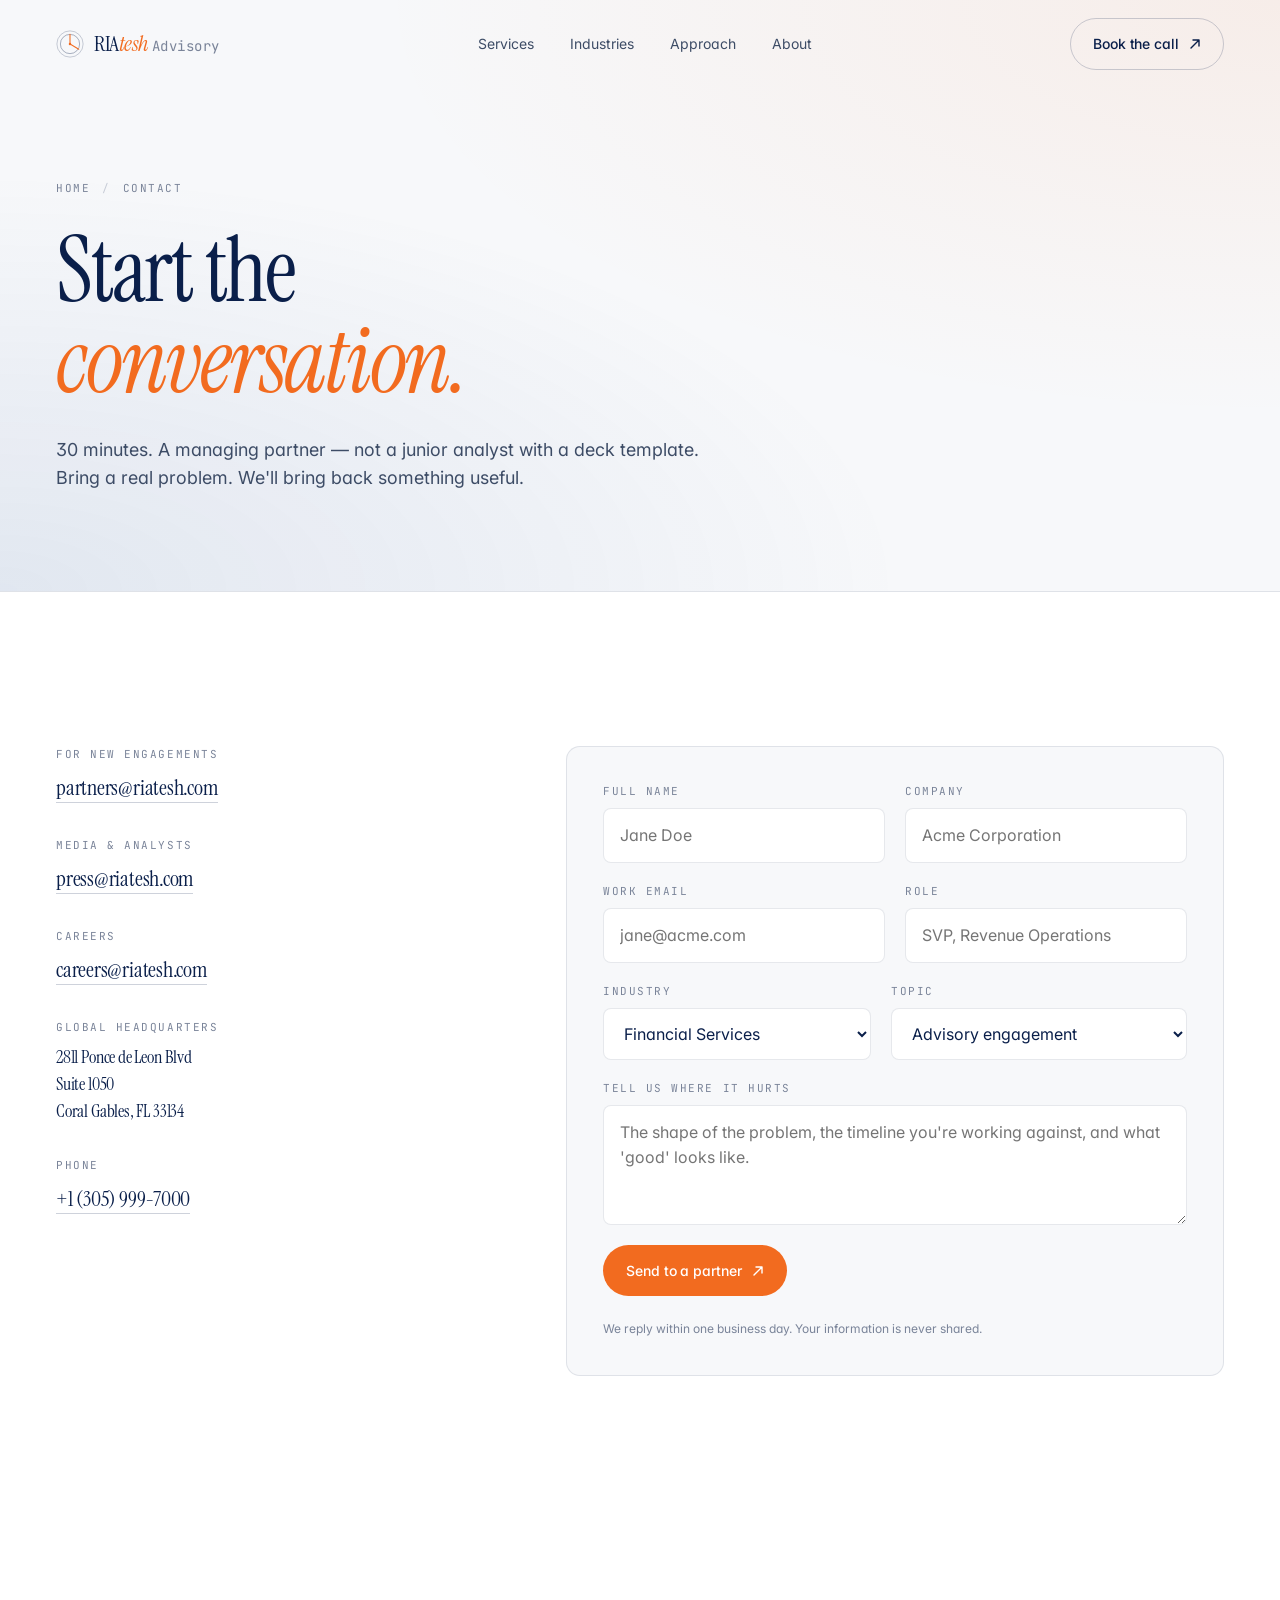
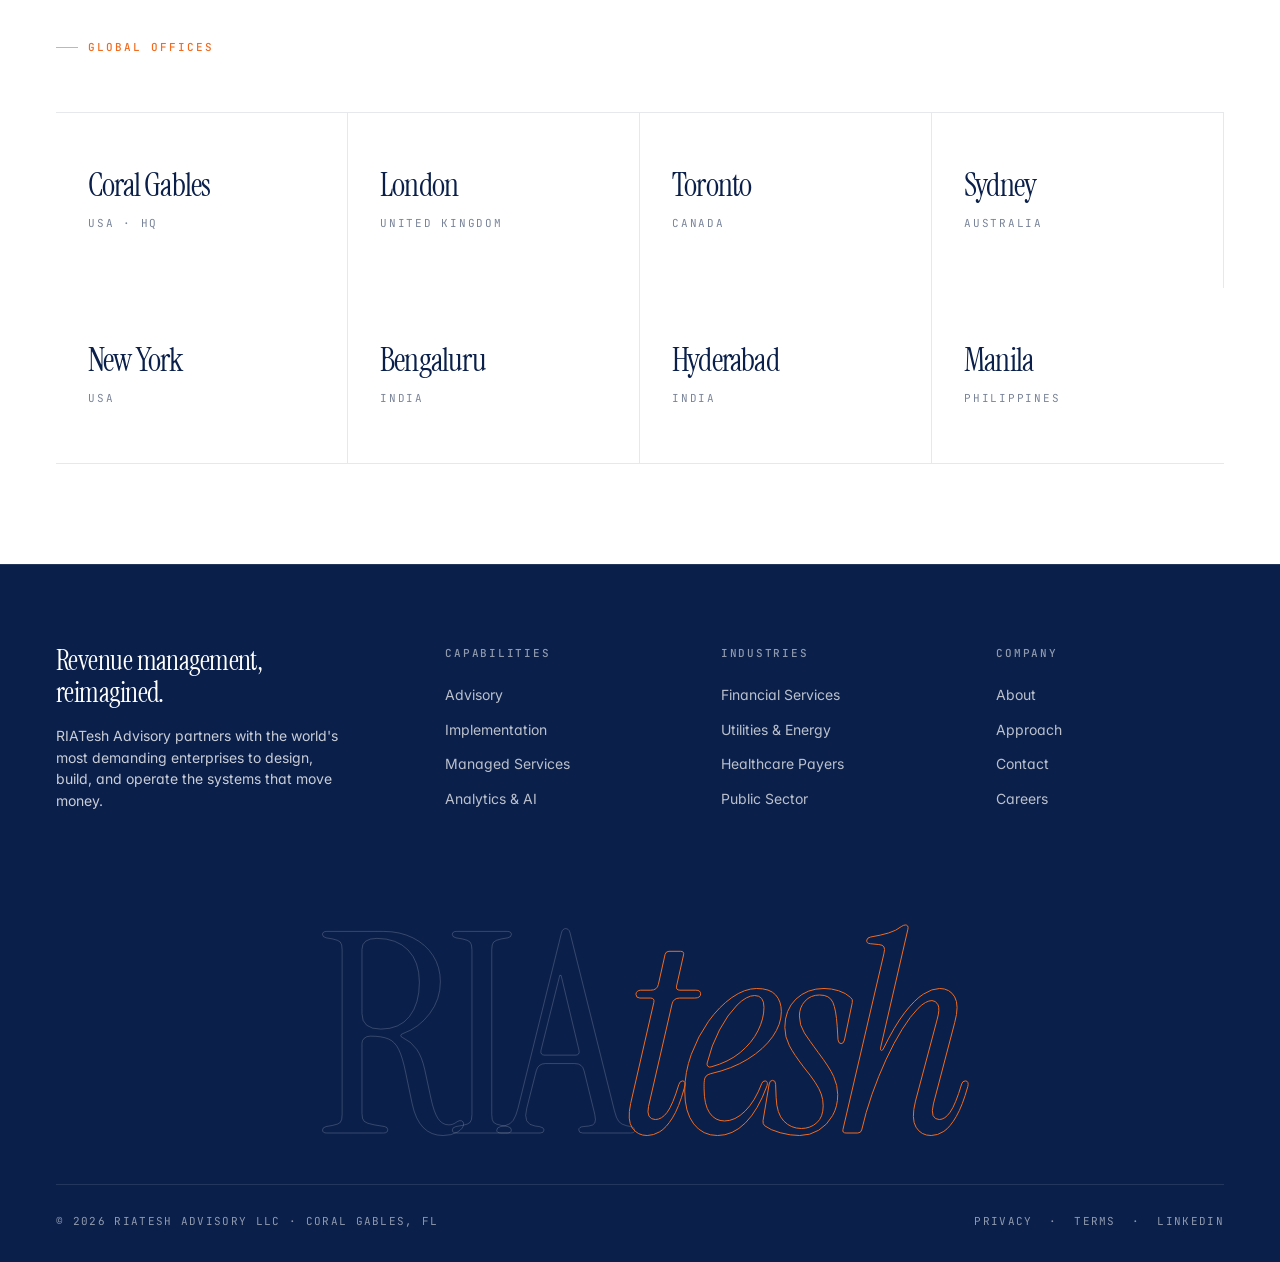
<file: demo-contact.html>
<!doctype html>
<html lang="en">
<head>
  <meta charset="utf-8" />
  <meta name="viewport" content="width=device-width, initial-scale=1" />
  <title>Contact — RIATesh Advisory</title>
  <meta name="description" content="A 30-minute conversation with a managing partner. No decks. No junior analysts. No follow-ups you didn't ask for." />
  <meta name="theme-color" content="#1B4E9E" />
  <link rel="preconnect" href="https://fonts.googleapis.com" />
  <link rel="preconnect" href="https://fonts.gstatic.com" crossorigin />
  <link href="https://fonts.googleapis.com/css2?family=Instrument+Serif:ital@0;1&family=Inter:wght@300;400;500;600&family=JetBrains+Mono:wght@400;500&display=swap" rel="stylesheet" />
  <link rel="icon" type="image/svg+xml" href="assets/img/logo.svg" />
  <style>
/* ============================================================
   RIA Advisory — Design System
   ============================================================ */

:root {
  /* RIATesh Advisory brand palette — official blue + orange on white */
  --bg: #FFFFFF;
  --bg-elev: #F7F8FA;
  --bg-soft: #EEF1F5;
  --bg-dark: #0A1F4A;          /* deep brand blue for contrast sections */
  --bg-dark-soft: #0F2A5F;

  --ink: #0A1F4A;              /* deep brand-blue for text */
  --ink-soft: #3D4C66;
  --ink-muted: #7A8499;
  --ink-on-dark: #FFFFFF;
  --ink-dark: #FFFFFF;         /* legacy alias — text color on dark surfaces */

  --line: rgba(10, 31, 74, 0.10);
  --line-strong: rgba(10, 31, 74, 0.20);
  --line-light: rgba(10, 31, 74, 0.10);
  --line-on-dark: rgba(255, 255, 255, 0.14);
  --line-on-dark-strong: rgba(255, 255, 255, 0.26);

  /* Brand accents */
  --blue: #1B4E9E;             /* RIA primary blue */
  --blue-soft: #3A6EBF;
  --blue-deep: #0B2B66;
  --orange: #F26B1F;           /* RIA accent orange */
  --orange-soft: #FF8C45;
  --orange-deep: #C84F00;

  /* Legacy gold aliases now mapped to brand orange so existing rules keep working */
  --gold: var(--orange);
  --gold-soft: var(--orange-soft);
  --gold-deep: var(--orange-deep);
  --rust: var(--orange-deep);

  /* Type */
  --font-serif: "Instrument Serif", "GT Sectra", "New York", Georgia, serif;
  --font-sans: "Inter", -apple-system, BlinkMacSystemFont, "Segoe UI", Helvetica, Arial, sans-serif;
  --font-mono: "JetBrains Mono", "SF Mono", ui-monospace, Menlo, Consolas, monospace;

  /* Layout */
  --maxw: 1280px;
  --gutter: clamp(20px, 5vw, 56px);
  --radius: 4px;
  --radius-lg: 14px;
  --radius-xl: 22px;

  /* Motion */
  --ease: cubic-bezier(0.22, 1, 0.36, 1);
  --ease-out: cubic-bezier(0.16, 1, 0.3, 1);
}

* { box-sizing: border-box; margin: 0; padding: 0; }
*::selection { background: var(--gold); color: var(--ink-dark); }

html { scroll-behavior: smooth; -webkit-text-size-adjust: 100%; }

body {
  font-family: var(--font-sans);
  background: var(--bg);
  color: var(--ink);
  font-size: 16px;
  line-height: 1.55;
  font-weight: 400;
  -webkit-font-smoothing: antialiased;
  -moz-osx-font-smoothing: grayscale;
  overflow-x: hidden;
  font-feature-settings: "ss01", "cv11";
}

p { color: var(--ink-soft); }

/* Helper: any section with .on-dark inverts ink-related vars within scope */
.on-dark {
  --bg: var(--bg-dark);
  --bg-elev: var(--bg-dark-soft);
  --bg-soft: var(--bg-dark-soft);
  --ink: var(--ink-on-dark);
  --ink-soft: rgba(255, 255, 255, 0.78);
  --ink-muted: rgba(255, 255, 255, 0.55);
  --line: var(--line-on-dark);
  --line-strong: var(--line-on-dark-strong);
  background: var(--bg-dark);
  color: var(--ink-on-dark);
}

img, svg { display: block; max-width: 100%; }
a { color: inherit; text-decoration: none; }
button { font: inherit; color: inherit; background: none; border: 0; cursor: pointer; }

/* ============================================================
   Typography
   ============================================================ */

.eyebrow {
  font-family: var(--font-mono);
  font-size: 11px;
  letter-spacing: 0.18em;
  text-transform: uppercase;
  color: var(--gold);
  font-weight: 500;
  display: inline-flex;
  align-items: center;
  gap: 10px;
}
.eyebrow::before {
  content: "";
  display: inline-block;
  width: 22px;
  height: 1px;
  background: var(--gold);
  opacity: 0.6;
}

.display {
  font-family: var(--font-serif);
  font-weight: 400;
  letter-spacing: -0.02em;
  line-height: 1.02;
  font-size: clamp(48px, 8vw, 112px);
}
.display em { font-style: italic; color: var(--gold-soft); }

h1, h2, h3, h4 { font-weight: 500; letter-spacing: -0.015em; line-height: 1.15; }

h2 {
  font-family: var(--font-serif);
  font-weight: 400;
  font-size: clamp(34px, 5vw, 64px);
  line-height: 1.05;
  letter-spacing: -0.02em;
}
h2 em { font-style: italic; color: var(--gold-soft); }

h3 {
  font-size: clamp(20px, 1.6vw, 24px);
  font-weight: 500;
  letter-spacing: -0.01em;
}

p { color: var(--ink-soft); }
.lead { font-size: clamp(17px, 1.4vw, 20px); line-height: 1.55; color: var(--ink-soft); max-width: 60ch; }

/* ============================================================
   Layout
   ============================================================ */

.container {
  width: 100%;
  max-width: var(--maxw);
  margin: 0 auto;
  padding: 0 var(--gutter);
}

section { position: relative; }

.section {
  padding: clamp(80px, 12vw, 160px) 0;
  position: relative;
}
.section-sm { padding: clamp(60px, 8vw, 100px) 0; }

.divider {
  height: 1px;
  background: var(--line);
  width: 100%;
}

/* ============================================================
   Buttons
   ============================================================ */

.btn {
  display: inline-flex;
  align-items: center;
  gap: 10px;
  padding: 14px 22px;
  border-radius: 999px;
  font-size: 14px;
  font-weight: 500;
  letter-spacing: -0.005em;
  transition: all 0.4s var(--ease);
  white-space: nowrap;
  border: 1px solid transparent;
}

.btn-primary {
  background: var(--blue);
  color: #fff;
}
.btn-primary:hover { background: var(--blue-deep); transform: translateY(-1px); }

.btn-ghost {
  border-color: var(--line-strong);
  color: var(--ink);
}
.btn-ghost:hover { border-color: var(--ink); background: rgba(10,31,74,0.04); }

.on-dark .btn-ghost:hover { background: rgba(255,255,255,0.06); }

/* Primary CTA — brand orange */
.btn-gold {
  background: var(--orange);
  color: #fff;
}
.btn-gold:hover { background: var(--orange-deep); transform: translateY(-1px); color: #fff; }

.btn .arrow { transition: transform 0.4s var(--ease); }
.btn:hover .arrow { transform: translate(3px, -3px); }

.btn-link {
  display: inline-flex;
  align-items: center;
  gap: 10px;
  font-size: 14px;
  font-weight: 500;
  color: var(--ink);
  padding-bottom: 4px;
  border-bottom: 1px solid var(--line-strong);
  transition: all 0.3s var(--ease);
}
.btn-link:hover { border-color: var(--gold); color: var(--gold); }
.btn-link .arrow { transition: transform 0.3s var(--ease); }
.btn-link:hover .arrow { transform: translate(3px, -3px); }

/* ============================================================
   Navigation
   ============================================================ */

.nav {
  position: fixed;
  top: 0; left: 0; right: 0;
  z-index: 100;
  padding: 18px 0;
  transition: all 0.4s var(--ease);
}
.nav::before {
  content: "";
  position: absolute;
  inset: 0;
  background: rgba(11, 13, 18, 0.0);
  backdrop-filter: blur(0);
  -webkit-backdrop-filter: blur(0);
  transition: all 0.4s var(--ease);
  border-bottom: 1px solid transparent;
}
.nav.is-scrolled::before {
  background: rgba(255, 255, 255, 0.78);
  backdrop-filter: blur(20px) saturate(180%);
  -webkit-backdrop-filter: blur(20px) saturate(180%);
  border-bottom-color: var(--line);
}
.nav.is-scrolled { padding: 14px 0; }

.nav-inner {
  position: relative;
  display: flex;
  align-items: center;
  justify-content: space-between;
  gap: 32px;
}

.logo {
  display: inline-flex;
  align-items: center;
  gap: 10px;
  font-family: var(--font-serif);
  font-size: 22px;
  letter-spacing: -0.02em;
  color: var(--ink);
}
.logo-mark {
  width: 28px; height: 28px;
  display: grid;
  place-items: center;
}
.logo-mark svg { width: 100%; height: 100%; }
.logo-text { font-weight: 400; }
.logo-text em { font-style: italic; color: var(--gold); }

.nav-links {
  display: flex;
  align-items: center;
  gap: 36px;
  list-style: none;
}
.nav-links a {
  font-size: 14px;
  color: var(--ink-soft);
  transition: color 0.3s var(--ease);
  position: relative;
}
.nav-links a:hover { color: var(--ink); }
.nav-links a.is-active { color: var(--ink); }
.nav-links a.is-active::after {
  content: "";
  position: absolute;
  bottom: -6px;
  left: 50%;
  transform: translateX(-50%);
  width: 4px; height: 4px;
  border-radius: 50%;
  background: var(--gold);
}

.nav-cta { display: flex; align-items: center; gap: 12px; }

.menu-toggle {
  display: none;
  width: 40px;
  height: 40px;
  align-items: center;
  justify-content: center;
  border: 1px solid var(--line-strong);
  border-radius: 999px;
}
.menu-toggle span {
  display: block;
  width: 16px;
  height: 1px;
  background: var(--ink);
  position: relative;
}
.menu-toggle span::before, .menu-toggle span::after {
  content: "";
  position: absolute;
  left: 0;
  width: 16px;
  height: 1px;
  background: var(--ink);
}
.menu-toggle span::before { top: -5px; }
.menu-toggle span::after { top: 5px; }

@media (max-width: 880px) {
  .nav-links { display: none; }
  .menu-toggle { display: inline-flex; }
  .nav-cta .btn { display: none; }
}

/* Mobile menu drawer */
.mobile-menu {
  position: fixed;
  inset: 0;
  background: var(--bg);
  z-index: 99;
  padding: 100px var(--gutter) 40px;
  opacity: 0;
  visibility: hidden;
  transition: all 0.5s var(--ease);
}
.mobile-menu.is-open { opacity: 1; visibility: visible; }
.mobile-menu ul { list-style: none; display: flex; flex-direction: column; gap: 8px; }
.mobile-menu a {
  display: block;
  padding: 18px 0;
  font-family: var(--font-serif);
  font-size: 36px;
  letter-spacing: -0.02em;
  border-bottom: 1px solid var(--line);
}

/* ============================================================
   Hero
   ============================================================ */

.hero {
  position: relative;
  padding-top: clamp(140px, 18vh, 200px);
  padding-bottom: clamp(80px, 12vw, 140px);
  min-height: 100vh;
  display: flex;
  align-items: center;
  overflow: hidden;
}

.hero-bg {
  position: absolute;
  inset: 0;
  z-index: 0;
  overflow: hidden;
  pointer-events: none;
}
.hero-bg::before {
  content: "";
  position: absolute;
  top: -10%;
  right: -10%;
  width: 60%;
  height: 80%;
  background: radial-gradient(ellipse at center, rgba(242, 107, 31, 0.10), transparent 60%);
  filter: blur(60px);
}
.hero-bg::after {
  content: "";
  position: absolute;
  bottom: -20%;
  left: -10%;
  width: 60%;
  height: 70%;
  background: radial-gradient(ellipse at center, rgba(27, 78, 158, 0.10), transparent 60%);
  filter: blur(60px);
}

.grid-overlay {
  position: absolute;
  inset: 0;
  background-image:
    linear-gradient(var(--line) 1px, transparent 1px),
    linear-gradient(90deg, var(--line) 1px, transparent 1px);
  background-size: 80px 80px;
  mask-image: radial-gradient(ellipse at 50% 40%, black 20%, transparent 75%);
  -webkit-mask-image: radial-gradient(ellipse at 50% 40%, black 20%, transparent 75%);
  pointer-events: none;
  opacity: 0.5;
}

.hero-content {
  position: relative;
  z-index: 2;
  display: grid;
  grid-template-columns: 1.4fr 1fr;
  gap: 80px;
  align-items: end;
  width: 100%;
}

@media (max-width: 920px) {
  .hero-content { grid-template-columns: 1fr; gap: 48px; }
}

.hero-headline { max-width: 900px; }
.hero-headline .eyebrow { margin-bottom: 28px; }
.hero-headline .display { margin-bottom: 36px; }
.hero-headline .lead { margin-bottom: 40px; max-width: 56ch; }

.hero-actions { display: flex; gap: 14px; flex-wrap: wrap; }

.hero-side {
  border-left: 1px solid var(--line);
  padding-left: 32px;
  display: flex;
  flex-direction: column;
  gap: 28px;
  align-self: end;
}
@media (max-width: 920px) {
  .hero-side { border-left: 0; padding-left: 0; border-top: 1px solid var(--line); padding-top: 32px; }
}
.hero-stat .num {
  font-family: var(--font-serif);
  font-size: 56px;
  line-height: 1;
  letter-spacing: -0.02em;
  color: var(--ink);
}
.hero-stat .num em { font-style: italic; color: var(--gold-soft); }
.hero-stat .label {
  margin-top: 8px;
  font-family: var(--font-mono);
  font-size: 11px;
  letter-spacing: 0.14em;
  text-transform: uppercase;
  color: var(--ink-muted);
}

/* Scroll indicator */
.scroll-indicator {
  position: absolute;
  bottom: 36px;
  left: 50%;
  transform: translateX(-50%);
  display: flex;
  flex-direction: column;
  align-items: center;
  gap: 12px;
  color: var(--ink-muted);
  font-family: var(--font-mono);
  font-size: 10px;
  letter-spacing: 0.2em;
  text-transform: uppercase;
  z-index: 2;
}
.scroll-indicator .line {
  width: 1px;
  height: 40px;
  background: linear-gradient(to bottom, transparent, var(--gold));
  animation: scroll-pulse 2.4s infinite var(--ease);
}
@keyframes scroll-pulse {
  0%, 100% { transform: scaleY(0.4); transform-origin: top; opacity: 0.4; }
  50% { transform: scaleY(1); opacity: 1; }
}

/* ============================================================
   Marquee / Client strip
   ============================================================ */

.marquee {
  padding: 32px 0;
  border-top: 1px solid var(--line);
  border-bottom: 1px solid var(--line);
  background: var(--bg-elev);
  overflow: hidden;
  position: relative;
}
.marquee-label {
  position: absolute;
  left: var(--gutter);
  top: 50%;
  transform: translateY(-50%);
  background: var(--bg);
  padding-right: 28px;
  font-family: var(--font-mono);
  font-size: 11px;
  letter-spacing: 0.18em;
  text-transform: uppercase;
  color: var(--ink-muted);
  z-index: 2;
}
.marquee-label::after {
  content: "";
  position: absolute;
  left: 100%;
  top: 50%;
  transform: translateY(-50%);
  width: 80px;
  height: 100%;
  background: linear-gradient(to right, var(--bg-elev), transparent);
}
.marquee-track {
  display: flex;
  width: max-content;
  animation: marquee 50s linear infinite;
  gap: 80px;
  padding-left: 360px;
  align-items: center;
}
.marquee-item {
  font-family: var(--font-serif);
  font-size: 26px;
  letter-spacing: -0.01em;
  color: var(--ink-muted);
  white-space: nowrap;
  display: flex;
  align-items: center;
  gap: 80px;
  transition: color 0.3s var(--ease);
}
.marquee-item:hover { color: var(--ink); }
.marquee-item::after {
  content: "✦";
  font-size: 8px;
  color: var(--gold);
  opacity: 0.6;
}
@keyframes marquee {
  to { transform: translateX(-50%); }
}

/* ============================================================
   Capabilities — bento grid
   ============================================================ */

.section-head {
  display: grid;
  grid-template-columns: 1fr 1fr;
  gap: 80px;
  margin-bottom: 80px;
  align-items: end;
}
@media (max-width: 880px) {
  .section-head { grid-template-columns: 1fr; gap: 24px; margin-bottom: 48px; }
}
.section-head .eyebrow { margin-bottom: 24px; }
.section-head .lead { max-width: 52ch; }

.bento {
  display: grid;
  grid-template-columns: repeat(12, 1fr);
  gap: 16px;
}

.bento-card {
  background: var(--bg-elev);
  border: 1px solid var(--line);
  border-radius: var(--radius-lg);
  padding: 32px;
  position: relative;
  overflow: hidden;
  transition: all 0.5s var(--ease);
  min-height: 280px;
  display: flex;
  flex-direction: column;
  justify-content: space-between;
  gap: 24px;
}
.bento-card:hover {
  border-color: var(--blue);
  background: var(--bg);
  transform: translateY(-2px);
  box-shadow: 0 12px 40px -16px rgba(10, 31, 74, 0.18);
}
.bento-card .num {
  font-family: var(--font-mono);
  font-size: 11px;
  letter-spacing: 0.16em;
  color: var(--ink-muted);
}
.bento-card h3 {
  font-family: var(--font-serif);
  font-size: clamp(24px, 2vw, 32px);
  font-weight: 400;
  letter-spacing: -0.015em;
  line-height: 1.1;
}
.bento-card p { font-size: 14px; line-height: 1.6; }
.bento-card .tags {
  display: flex;
  gap: 8px;
  flex-wrap: wrap;
}
.bento-card .tag {
  font-family: var(--font-mono);
  font-size: 10px;
  letter-spacing: 0.1em;
  text-transform: uppercase;
  color: var(--ink-muted);
  padding: 5px 10px;
  border: 1px solid var(--line);
  border-radius: 999px;
}

.bento-card.span-4 { grid-column: span 4; }
.bento-card.span-5 { grid-column: span 5; }
.bento-card.span-6 { grid-column: span 6; }
.bento-card.span-7 { grid-column: span 7; }
.bento-card.span-8 { grid-column: span 8; }
.bento-card.span-12 { grid-column: span 12; }

.bento-card.feature {
  background:
    linear-gradient(135deg, var(--blue) 0%, var(--blue-deep) 100%);
  color: var(--ink-on-dark);
  border-color: transparent;
}
.bento-card.feature .num,
.bento-card.feature p { color: rgba(255,255,255,0.78); }
.bento-card.feature h3 { color: #fff; }
.bento-card.feature .glyph {
  background: rgba(255,255,255,0.12);
  border-color: rgba(255,255,255,0.24);
  color: var(--orange-soft);
}
.bento-card.feature .tag {
  color: rgba(255,255,255,0.78);
  border-color: rgba(255,255,255,0.24);
}
.bento-card.feature:hover { box-shadow: 0 16px 50px -16px rgba(11, 43, 102, 0.5); }
.bento-card.feature h3 { font-size: clamp(28px, 3vw, 44px); }

@media (max-width: 880px) {
  .bento { grid-template-columns: 1fr; }
  .bento-card { grid-column: span 1 !important; min-height: 220px; }
}

/* glyph */
.glyph {
  width: 48px;
  height: 48px;
  border-radius: 12px;
  display: grid;
  place-items: center;
  background: rgba(242, 107, 31, 0.08);
  border: 1px solid rgba(242, 107, 31, 0.2);
  color: var(--orange);
}

/* ============================================================
   Industries
   ============================================================ */

/* Dark blue contrast section */
.industries {
  background: var(--bg-dark);
  color: var(--ink-on-dark);
  --bg: var(--bg-dark);
  --bg-elev: var(--bg-dark-soft);
  --ink: var(--ink-on-dark);
  --ink-soft: rgba(255,255,255,0.75);
  --ink-muted: rgba(255,255,255,0.5);
  --line: rgba(255,255,255,0.12);
  --line-strong: rgba(255,255,255,0.24);
  --line-light: rgba(255,255,255,0.12);
}
.industries .eyebrow { color: var(--orange-soft); }
.industries .eyebrow::before { background: var(--orange-soft); }
.industries p { color: rgba(255,255,255,0.75); }
.industries h2 em { color: var(--orange-soft); }

.industry-list {
  border-top: 1px solid var(--line-light);
}
.industry-row {
  display: grid;
  grid-template-columns: 80px 1fr 2fr 60px;
  gap: 40px;
  align-items: center;
  padding: 36px 0;
  border-bottom: 1px solid var(--line-light);
  cursor: pointer;
  transition: all 0.5s var(--ease);
  position: relative;
}
.industry-row::before {
  content: "";
  position: absolute;
  left: -24px;
  right: -24px;
  top: 0;
  bottom: 0;
  background: rgba(255,255,255,0.04);
  border-radius: var(--radius-lg);
  opacity: 0;
  transition: opacity 0.4s var(--ease);
  z-index: -1;
}
.industry-row:hover::before { opacity: 1; }
.industry-row:hover .industry-name { color: var(--orange-soft); }
.industry-row:hover .arrow-circle { background: var(--orange); color: #fff; border-color: var(--orange); }

.industry-num {
  font-family: var(--font-mono);
  font-size: 12px;
  color: rgba(255,255,255,0.45);
  letter-spacing: 0.1em;
}
.industry-name {
  font-family: var(--font-serif);
  font-size: clamp(28px, 3.4vw, 48px);
  letter-spacing: -0.02em;
  line-height: 1;
  transition: color 0.4s var(--ease);
  color: #fff;
}
.industry-desc { color: rgba(255,255,255,0.62); font-size: 15px; }
.arrow-circle {
  width: 44px;
  height: 44px;
  border-radius: 50%;
  border: 1px solid var(--line-light);
  display: grid;
  place-items: center;
  justify-self: end;
  transition: all 0.4s var(--ease);
}
.arrow-circle svg { width: 14px; height: 14px; transition: transform 0.4s var(--ease); }
.industry-row:hover .arrow-circle svg { transform: translate(2px, -2px); }

@media (max-width: 720px) {
  .industry-row { grid-template-columns: 40px 1fr 44px; gap: 16px; }
  .industry-desc { display: none; }
}

/* ============================================================
   Stats block
   ============================================================ */

.stats {
  display: grid;
  grid-template-columns: repeat(4, 1fr);
  gap: 0;
  border-top: 1px solid var(--line);
  border-bottom: 1px solid var(--line);
}
.stat {
  padding: 56px 32px;
  border-right: 1px solid var(--line);
  display: flex;
  flex-direction: column;
  gap: 14px;
}
.stat:last-child { border-right: 0; }
.stat .v {
  font-family: var(--font-serif);
  font-size: clamp(48px, 5vw, 72px);
  line-height: 1;
  letter-spacing: -0.025em;
  color: var(--ink);
}
.stat .v em { font-style: italic; color: var(--gold-soft); }
.stat .l {
  font-family: var(--font-mono);
  font-size: 11px;
  letter-spacing: 0.16em;
  text-transform: uppercase;
  color: var(--ink-muted);
}
.stat .d { color: var(--ink-soft); font-size: 14px; line-height: 1.5; }

@media (max-width: 880px) {
  .stats { grid-template-columns: 1fr 1fr; }
  .stat { border-right: 0; border-bottom: 1px solid var(--line); padding: 36px 24px; }
  .stat:nth-child(odd) { border-right: 1px solid var(--line); }
  .stat:nth-last-child(-n+2) { border-bottom: 0; }
}

/* ============================================================
   Approach / process
   ============================================================ */

.approach-grid {
  display: grid;
  grid-template-columns: repeat(3, 1fr);
  gap: 24px;
}
@media (max-width: 880px) {
  .approach-grid { grid-template-columns: 1fr; }
}

.approach-card {
  position: relative;
  padding: 40px 32px;
  border: 1px solid var(--line);
  border-radius: var(--radius-lg);
  background: var(--bg-elev);
  display: flex;
  flex-direction: column;
  gap: 20px;
  transition: all 0.5s var(--ease);
  overflow: hidden;
  min-height: 380px;
}
.approach-card::after {
  content: "";
  position: absolute;
  top: 0; left: 0; right: 0;
  height: 1px;
  background: linear-gradient(to right, transparent, var(--gold), transparent);
  opacity: 0;
  transition: opacity 0.5s var(--ease);
}
.approach-card:hover::after { opacity: 1; }
.approach-card:hover { transform: translateY(-4px); border-color: var(--line-strong); }
.approach-card .num {
  font-family: var(--font-serif);
  font-size: 80px;
  line-height: 1;
  color: var(--gold-soft);
  font-style: italic;
  opacity: 0.5;
}
.approach-card h3 {
  font-family: var(--font-serif);
  font-size: 32px;
  font-weight: 400;
  letter-spacing: -0.02em;
}
.approach-card p { font-size: 15px; line-height: 1.6; flex: 1; }
.approach-card .keys {
  list-style: none;
  display: flex;
  flex-direction: column;
  gap: 8px;
  margin-top: 8px;
  padding-top: 20px;
  border-top: 1px solid var(--line);
}
.approach-card .keys li {
  font-family: var(--font-mono);
  font-size: 11px;
  letter-spacing: 0.08em;
  text-transform: uppercase;
  color: var(--ink-muted);
  display: flex;
  align-items: center;
  gap: 10px;
}
.approach-card .keys li::before {
  content: "→";
  color: var(--gold);
}

/* ============================================================
   Quote / Testimonial
   ============================================================ */

.quote-section {
  background:
    radial-gradient(circle at 80% 50%, rgba(242,107,31,0.06), transparent 60%),
    var(--bg-elev);
  border-top: 1px solid var(--line);
  border-bottom: 1px solid var(--line);
}

.quote {
  max-width: 1000px;
  margin: 0 auto;
  text-align: center;
}
.quote-mark {
  font-family: var(--font-serif);
  font-size: 120px;
  line-height: 0.5;
  color: var(--orange);
  font-style: italic;
  margin-bottom: 20px;
}
.quote blockquote {
  font-family: var(--font-serif);
  font-size: clamp(28px, 3.4vw, 48px);
  font-weight: 400;
  line-height: 1.2;
  letter-spacing: -0.015em;
  color: var(--ink);
}
.quote blockquote em { font-style: italic; color: var(--blue); }
.quote-cite {
  margin-top: 40px;
  font-family: var(--font-mono);
  font-size: 12px;
  letter-spacing: 0.16em;
  text-transform: uppercase;
  color: var(--ink-muted);
}
.quote-cite strong { color: var(--ink); font-weight: 500; }

/* ============================================================
   Case studies
   ============================================================ */

.cases {
  display: grid;
  grid-template-columns: repeat(3, 1fr);
  gap: 20px;
}
@media (max-width: 980px) {
  .cases { grid-template-columns: 1fr 1fr; }
}
@media (max-width: 640px) {
  .cases { grid-template-columns: 1fr; }
}

.case {
  border: 1px solid var(--line);
  border-radius: var(--radius-lg);
  overflow: hidden;
  background: var(--bg-elev);
  transition: all 0.5s var(--ease);
  display: flex;
  flex-direction: column;
}
.case:hover {
  transform: translateY(-4px);
  border-color: var(--line-strong);
}
.case-visual {
  aspect-ratio: 16/10;
  position: relative;
  overflow: hidden;
  background: linear-gradient(135deg, var(--bg-elev) 0%, var(--bg-soft) 100%);
  display: grid;
  place-items: center;
}
.case-visual svg { width: 60%; height: 60%; opacity: 0.85; transition: transform 0.6s var(--ease); }
.case:hover .case-visual svg { transform: scale(1.05); }
.case-visual .tag {
  position: absolute;
  top: 14px;
  left: 14px;
  font-family: var(--font-mono);
  font-size: 10px;
  letter-spacing: 0.14em;
  text-transform: uppercase;
  background: rgba(255,255,255,0.92);
  backdrop-filter: blur(8px);
  border: 1px solid var(--line);
  padding: 6px 10px;
  border-radius: 999px;
  color: var(--blue);
}
.case-body { padding: 28px; display: flex; flex-direction: column; gap: 14px; flex: 1; }
.case-body h3 { font-family: var(--font-serif); font-weight: 400; font-size: 24px; letter-spacing: -0.01em; }
.case-body p { font-size: 14px; flex: 1; }
.case-meta {
  display: flex;
  gap: 18px;
  padding-top: 18px;
  margin-top: 6px;
  border-top: 1px solid var(--line);
}
.case-meta .metric { display: flex; flex-direction: column; gap: 2px; }
.case-meta .metric .v {
  font-family: var(--font-serif);
  font-size: 22px;
  line-height: 1;
  color: var(--gold-soft);
}
.case-meta .metric .l {
  font-family: var(--font-mono);
  font-size: 9px;
  letter-spacing: 0.14em;
  text-transform: uppercase;
  color: var(--ink-muted);
}

/* ============================================================
   Global presence
   ============================================================ */

.globe-section {
  display: grid;
  grid-template-columns: 1fr 1.2fr;
  gap: 80px;
  align-items: center;
}
@media (max-width: 880px) {
  .globe-section { grid-template-columns: 1fr; gap: 48px; }
}

.locations {
  list-style: none;
  display: grid;
  grid-template-columns: 1fr 1fr;
  gap: 0;
  border-top: 1px solid var(--line);
}
.locations li {
  padding: 22px 0;
  border-bottom: 1px solid var(--line);
  display: flex;
  align-items: center;
  gap: 14px;
  font-family: var(--font-mono);
  font-size: 13px;
  letter-spacing: 0.06em;
  color: var(--ink-soft);
}
.locations li::before {
  content: "";
  width: 6px; height: 6px; border-radius: 50%;
  background: var(--orange);
  box-shadow: 0 0 12px rgba(242,107,31,0.55);
  flex-shrink: 0;
}
.locations li .country {
  margin-left: auto;
  color: var(--ink-muted);
  font-size: 11px;
}

.globe-visual {
  aspect-ratio: 1;
  position: relative;
  border-radius: 50%;
  background:
    radial-gradient(circle at 30% 30%, rgba(242,107,31,0.10), transparent 50%),
    radial-gradient(circle at 70% 70%, rgba(27,78,158,0.10), transparent 60%),
    var(--bg-elev);
  border: 1px solid var(--line-strong);
  overflow: hidden;
  display: grid;
  place-items: center;
}
.globe-visual::before {
  content: "";
  position: absolute;
  inset: 0;
  background-image:
    radial-gradient(circle at 1px 1px, rgba(10,31,74,0.12) 1px, transparent 0);
  background-size: 14px 14px;
  mask-image: radial-gradient(circle at center, black 30%, transparent 75%);
  -webkit-mask-image: radial-gradient(circle at center, black 30%, transparent 75%);
}
.globe-visual svg { position: relative; z-index: 2; width: 70%; height: 70%; }
.globe-orbit {
  position: absolute;
  border-radius: 50%;
  border: 1px dashed var(--line);
  animation: orbit 30s linear infinite;
}
.globe-orbit.o1 { inset: 8%; }
.globe-orbit.o2 { inset: 20%; animation-duration: 45s; animation-direction: reverse; }
@keyframes orbit { to { transform: rotate(360deg); } }

/* ============================================================
   CTA
   ============================================================ */

.cta-section {
  padding: clamp(80px, 12vw, 160px) 0;
  position: relative;
  overflow: hidden;
  background: var(--bg-dark);
  color: var(--ink-on-dark);
  --ink: var(--ink-on-dark);
  --ink-soft: rgba(255,255,255,0.78);
  --ink-muted: rgba(255,255,255,0.55);
  --line-strong: rgba(255,255,255,0.24);
}
.cta-section .eyebrow { color: var(--orange-soft); }
.cta-section .eyebrow::before { background: var(--orange-soft); }
.cta-section h2 em { color: var(--orange-soft); }
.cta-section p { color: rgba(255,255,255,0.78); }
.cta-section .btn-ghost { color: #fff; border-color: rgba(255,255,255,0.30); }
.cta-section .btn-ghost:hover { background: rgba(255,255,255,0.08); border-color: rgba(255,255,255,0.6); }
.cta-section::before {
  content: "";
  position: absolute;
  inset: 0;
  background:
    radial-gradient(ellipse at 20% 100%, rgba(242,107,31,0.22), transparent 55%),
    radial-gradient(ellipse at 80% 0%, rgba(58,110,191,0.30), transparent 55%);
  pointer-events: none;
}
.cta-inner {
  position: relative;
  text-align: center;
  max-width: 900px;
  margin: 0 auto;
}
.cta-inner h2 { margin: 24px 0 28px; }
.cta-inner .lead { margin: 0 auto 40px; }
.cta-actions { display: inline-flex; gap: 14px; flex-wrap: wrap; justify-content: center; }

/* ============================================================
   Footer
   ============================================================ */

.footer {
  border-top: 1px solid rgba(255,255,255,0.10);
  padding-top: 80px;
  padding-bottom: 32px;
  background: var(--bg-dark);
  color: var(--ink-on-dark);
  position: relative;
  --ink: var(--ink-on-dark);
  --ink-soft: rgba(255,255,255,0.78);
  --ink-muted: rgba(255,255,255,0.55);
  --line: rgba(255,255,255,0.10);
  --line-strong: rgba(255,255,255,0.24);
}
.footer h4, .footer h5 { color: #fff; }
.footer .footer-col a { color: rgba(255,255,255,0.72); }
.footer .footer-col a:hover { color: var(--orange-soft); }
.footer .footer-bottom a { color: rgba(255,255,255,0.55); }
.footer .footer-bottom a:hover { color: #fff; }

.footer-top {
  display: grid;
  grid-template-columns: 1.5fr 1fr 1fr 1fr;
  gap: 48px;
  padding-bottom: 60px;
}
@media (max-width: 880px) {
  .footer-top { grid-template-columns: 1fr 1fr; gap: 32px; }
}

.footer-brand h4 {
  font-family: var(--font-serif);
  font-weight: 400;
  font-size: 28px;
  letter-spacing: -0.02em;
  margin-bottom: 16px;
  max-width: 16ch;
}
.footer-brand p { font-size: 14px; max-width: 32ch; }

.footer-col h5 {
  font-family: var(--font-mono);
  font-size: 11px;
  letter-spacing: 0.16em;
  text-transform: uppercase;
  color: var(--ink-muted);
  margin-bottom: 20px;
  font-weight: 500;
}
.footer-col ul { list-style: none; display: flex; flex-direction: column; gap: 10px; }
.footer-col a {
  font-size: 14px;
  color: var(--ink-soft);
  transition: color 0.3s var(--ease);
}
.footer-col a:hover { color: var(--gold); }

.footer-bottom {
  padding-top: 28px;
  border-top: 1px solid var(--line);
  display: flex;
  justify-content: space-between;
  align-items: center;
  gap: 16px;
  flex-wrap: wrap;
  font-family: var(--font-mono);
  font-size: 11px;
  letter-spacing: 0.12em;
  text-transform: uppercase;
  color: var(--ink-muted);
}
.footer-bottom a { color: var(--ink-muted); }
.footer-bottom a:hover { color: var(--ink); }

.brand-mark-lg {
  font-family: var(--font-serif);
  font-size: clamp(120px, 22vw, 280px);
  line-height: 0.9;
  letter-spacing: -0.04em;
  color: transparent;
  -webkit-text-stroke: 1px rgba(255,255,255,0.18);
  text-align: center;
  padding: 40px 0 20px;
  user-select: none;
  pointer-events: none;
}
.brand-mark-lg em { font-style: italic; -webkit-text-stroke-color: var(--orange); }

/* ============================================================
   Inner page header (sub-hero)
   ============================================================ */

.page-hero {
  padding-top: 180px;
  padding-bottom: 100px;
  position: relative;
  overflow: hidden;
  border-bottom: 1px solid var(--line);
  background: var(--bg-elev);
}
.page-hero::before {
  content: "";
  position: absolute;
  inset: 0;
  background:
    radial-gradient(ellipse at 0% 100%, rgba(27,78,158,0.10), transparent 50%),
    radial-gradient(ellipse at 100% 0%, rgba(242,107,31,0.08), transparent 50%);
}
.page-hero-inner { position: relative; }
.page-hero .breadcrumb {
  font-family: var(--font-mono);
  font-size: 11px;
  letter-spacing: 0.14em;
  text-transform: uppercase;
  color: var(--ink-muted);
  margin-bottom: 28px;
}
.page-hero .breadcrumb a { color: var(--ink-muted); }
.page-hero .breadcrumb a:hover { color: var(--gold); }
.page-hero .breadcrumb span { margin: 0 12px; color: var(--line-strong); }
.page-hero h1 {
  font-family: var(--font-serif);
  font-weight: 400;
  font-size: clamp(48px, 7vw, 96px);
  line-height: 1.02;
  letter-spacing: -0.025em;
  max-width: 16ch;
  margin-bottom: 28px;
}
.page-hero h1 em { font-style: italic; color: var(--orange); }
.page-hero .lead { max-width: 62ch; font-size: clamp(17px, 1.4vw, 21px); }

/* ============================================================
   Service detail
   ============================================================ */

.service-block {
  display: grid;
  grid-template-columns: 1fr 1.6fr;
  gap: 60px;
  padding: 60px 0;
  border-bottom: 1px solid var(--line);
  align-items: start;
}
.service-block:last-child { border-bottom: 0; }
@media (max-width: 880px) {
  .service-block { grid-template-columns: 1fr; gap: 24px; }
}
.service-block .label {
  font-family: var(--font-mono);
  font-size: 11px;
  letter-spacing: 0.16em;
  text-transform: uppercase;
  color: var(--gold);
}
.service-block h2 {
  font-size: clamp(28px, 3.4vw, 44px);
  margin-top: 12px;
}
.service-block .right { display: flex; flex-direction: column; gap: 24px; }
.service-block .right p { font-size: 16px; max-width: 60ch; }
.service-block .pills {
  display: flex;
  flex-wrap: wrap;
  gap: 8px;
  margin-top: 6px;
}
.service-block .pill {
  font-size: 13px;
  padding: 8px 14px;
  border-radius: 999px;
  border: 1px solid var(--line);
  background: var(--bg-elev);
  color: var(--ink-soft);
}

/* ============================================================
   Contact form
   ============================================================ */

.contact-grid {
  display: grid;
  grid-template-columns: 1fr 1.2fr;
  gap: 60px;
  align-items: start;
}
@media (max-width: 880px) { .contact-grid { grid-template-columns: 1fr; } }

.contact-info { display: flex; flex-direction: column; gap: 32px; }
.contact-info .block .l {
  font-family: var(--font-mono);
  font-size: 11px;
  letter-spacing: 0.14em;
  text-transform: uppercase;
  color: var(--ink-muted);
  margin-bottom: 8px;
}
.contact-info .block .v {
  font-family: var(--font-serif);
  font-size: 22px;
  letter-spacing: -0.01em;
}
.contact-info .block .v a { color: var(--ink); border-bottom: 1px solid var(--line-strong); transition: all 0.3s var(--ease); }
.contact-info .block .v a:hover { color: var(--gold); border-color: var(--gold); }

.form {
  background: var(--bg-elev);
  border: 1px solid var(--line);
  border-radius: var(--radius-lg);
  padding: 36px;
  display: flex;
  flex-direction: column;
  gap: 20px;
}
.form-row {
  display: grid;
  grid-template-columns: 1fr 1fr;
  gap: 20px;
}
@media (max-width: 600px) { .form-row { grid-template-columns: 1fr; } }
.field { display: flex; flex-direction: column; gap: 8px; }
.field label {
  font-family: var(--font-mono);
  font-size: 11px;
  letter-spacing: 0.14em;
  text-transform: uppercase;
  color: var(--ink-muted);
}
.field input, .field textarea, .field select {
  background: #fff;
  border: 1px solid var(--line);
  border-radius: 8px;
  padding: 14px 16px;
  color: var(--ink);
  font: inherit;
  transition: border-color 0.3s var(--ease), box-shadow 0.3s var(--ease);
}
.field input:focus, .field textarea:focus, .field select:focus {
  outline: none;
  border-color: var(--blue);
  box-shadow: 0 0 0 3px rgba(27,78,158,0.12);
}
.field textarea { resize: vertical; min-height: 120px; }

/* ============================================================
   Team
   ============================================================ */

.team-grid {
  display: grid;
  grid-template-columns: repeat(3, 1fr);
  gap: 20px;
}
@media (max-width: 880px) { .team-grid { grid-template-columns: 1fr 1fr; } }
@media (max-width: 580px) { .team-grid { grid-template-columns: 1fr; } }

.team-card {
  border: 1px solid var(--line);
  border-radius: var(--radius-lg);
  overflow: hidden;
  background: var(--bg-elev);
  transition: all 0.5s var(--ease);
}
.team-card:hover { border-color: var(--line-strong); transform: translateY(-3px); }
.team-portrait {
  aspect-ratio: 4/5;
  position: relative;
  background: linear-gradient(160deg, var(--blue) 0%, var(--blue-deep) 100%);
  overflow: hidden;
  display: grid;
  place-items: center;
}
.team-portrait .initials {
  font-family: var(--font-serif);
  font-size: 80px;
  font-style: italic;
  color: #fff;
  opacity: 0.85;
  position: relative;
  z-index: 2;
}
.team-portrait::before {
  content: "";
  position: absolute;
  inset: 0;
  background:
    radial-gradient(ellipse at 70% 30%, rgba(242,107,31,0.35), transparent 60%);
}
.team-meta { padding: 24px; }
.team-meta h3 { font-family: var(--font-serif); font-weight: 400; font-size: 22px; }
.team-meta .role {
  font-family: var(--font-mono);
  font-size: 11px;
  letter-spacing: 0.14em;
  text-transform: uppercase;
  color: var(--gold);
  margin-top: 6px;
}

/* ============================================================
   Animations / reveal
   ============================================================ */

[data-reveal] {
  opacity: 0;
  transform: translateY(24px);
  transition: opacity 0.9s var(--ease), transform 0.9s var(--ease);
}
[data-reveal].is-visible {
  opacity: 1;
  transform: translateY(0);
}

[data-reveal-delay="1"] { transition-delay: 0.08s; }
[data-reveal-delay="2"] { transition-delay: 0.16s; }
[data-reveal-delay="3"] { transition-delay: 0.24s; }
[data-reveal-delay="4"] { transition-delay: 0.32s; }
[data-reveal-delay="5"] { transition-delay: 0.4s; }

/* ============================================================
   Utilities
   ============================================================ */

.text-gold { color: var(--gold-soft); }
.text-muted { color: var(--ink-muted); }
.mt-0 { margin-top: 0; }
.flex { display: flex; }
.center { text-align: center; }
.relative { position: relative; }

@media (prefers-reduced-motion: reduce) {
  *, *::before, *::after {
    animation-duration: 0.01ms !important;
    transition-duration: 0.01ms !important;
  }
}

/* ============================================================
   Mobile pass — phones (≤ 720px) and tight phones (≤ 480px)
   ============================================================ */

html, body { overflow-x: hidden; max-width: 100vw; }

@media (max-width: 720px) {
  :root { --gutter: 20px; }

  body { font-size: 15px; }

  /* Type scale */
  .display { font-size: clamp(40px, 11vw, 56px) !important; line-height: 1.04; letter-spacing: -0.02em; }
  h2 { font-size: clamp(28px, 7.5vw, 38px) !important; line-height: 1.08; }
  .lead { font-size: 15.5px; line-height: 1.55; }
  .eyebrow { font-size: 10px; letter-spacing: 0.16em; }
  .eyebrow::before { width: 16px; }

  /* Section spacing */
  .section { padding: 64px 0; }
  .section-sm { padding: 48px 0; }
  .section-head { gap: 18px; margin-bottom: 32px; }
  .container { padding-left: var(--gutter); padding-right: var(--gutter); }

  /* Nav */
  .nav { padding: 12px 0; }
  .nav.is-scrolled { padding: 10px 0; }
  .logo { font-size: 19px; }
  .logo-mark { width: 24px; height: 24px; }
  .logo-text span { display: none; }
  .nav-cta .btn { display: none; }

  /* Mobile menu */
  .mobile-menu { padding: 90px var(--gutter) 32px; }
  .mobile-menu a { font-size: 30px; padding: 14px 0; }

  /* Hero */
  .hero {
    min-height: 0;
    padding-top: 110px;
    padding-bottom: 64px;
  }
  .hero-content { grid-template-columns: 1fr; gap: 36px; align-items: start; }
  .hero-headline .eyebrow { margin-bottom: 18px; }
  .hero-headline .display { margin-bottom: 22px; }
  .hero-headline .lead { margin-bottom: 28px; }
  .hero-actions { gap: 10px; }
  .hero-actions .btn { padding: 12px 18px; font-size: 13px; }

  /* Hero side: horizontal 3-up, smaller numbers */
  .hero-side {
    border-left: 0;
    padding-left: 0;
    border-top: 1px solid var(--line);
    padding-top: 28px;
    flex-direction: row;
    gap: 0;
    justify-content: space-between;
  }
  .hero-stat { flex: 1; padding-right: 12px; border-right: 1px solid var(--line); }
  .hero-stat:last-child { border-right: 0; padding-right: 0; }
  .hero-stat:nth-child(n+2) { padding-left: 12px; }
  .hero-stat .num { font-size: 32px; }
  .hero-stat .label { font-size: 9px; letter-spacing: 0.1em; margin-top: 6px; }

  .scroll-indicator { display: none; }
  .grid-overlay { background-size: 48px 48px; opacity: 0.35; }

  /* Marquee */
  .marquee { padding: 20px 0; }
  .marquee-label { display: none; }
  .marquee-track { padding-left: 0; gap: 48px; }
  .marquee-item { font-size: 18px; gap: 48px; }

  /* Bento */
  .bento { gap: 12px; }
  .bento-card { min-height: 0; padding: 24px; gap: 18px; }
  .bento-card.feature h3 { font-size: 26px; }
  .bento-card h3 { font-size: 22px; }
  .bento-card p { font-size: 14px; }
  .glyph { width: 40px; height: 40px; border-radius: 10px; }

  /* Industries */
  .industry-row {
    grid-template-columns: 32px 1fr 36px;
    gap: 14px;
    padding: 24px 0;
  }
  .industry-desc { display: none; }
  .industry-name { font-size: 26px; letter-spacing: -0.015em; }
  .industry-num { font-size: 10px; }
  .arrow-circle { width: 36px; height: 36px; }

  /* Stats — single column on phone */
  .stats { grid-template-columns: 1fr !important; }
  .stat {
    border-right: 0 !important;
    border-bottom: 1px solid var(--line);
    padding: 28px 0;
    gap: 8px;
  }
  .stat:last-child { border-bottom: 0; }
  .stat .v { font-size: 44px; }
  .stat .l { font-size: 10px; }
  .stat .d { font-size: 13px; }

  /* Approach */
  .approach-grid { gap: 14px; }
  .approach-card { min-height: 0; padding: 28px 22px; gap: 14px; }
  .approach-card .num { font-size: 56px; }
  .approach-card h3 { font-size: 26px; }
  .approach-card p { font-size: 14px; }

  /* Quote */
  .quote-mark { font-size: 80px; margin-bottom: 10px; }
  .quote blockquote { font-size: 24px; line-height: 1.25; }
  .quote-cite { margin-top: 24px; font-size: 11px; }

  /* Cases */
  .cases { gap: 14px; }
  .case-body { padding: 22px; gap: 12px; }
  .case-body h3 { font-size: 21px; }
  .case-meta { flex-wrap: wrap; gap: 12px; padding-top: 14px; }
  .case-meta .metric { flex: 1 0 auto; min-width: 70px; }
  .case-meta .metric .v { font-size: 19px; }

  /* Global section */
  .globe-section { grid-template-columns: 1fr; gap: 32px; }
  .globe-visual { display: none; }
  .locations { grid-template-columns: 1fr; }
  .locations li { padding: 16px 0; }

  /* CTA */
  .cta-section { padding: 72px 0; }
  .cta-actions { flex-direction: column; align-items: stretch; gap: 10px; }
  .cta-actions .btn { justify-content: center; }

  /* Footer */
  .footer { padding-top: 56px; }
  .footer-top { grid-template-columns: 1fr 1fr; gap: 28px 24px; padding-bottom: 36px; }
  .footer-brand { grid-column: span 2; }
  .footer-brand h4 { font-size: 22px; }
  .footer-col h5 { margin-bottom: 14px; }
  .brand-mark-lg { font-size: 30vw; padding: 12px 0 8px; }
  .footer-bottom { font-size: 10px; flex-direction: column; align-items: flex-start; gap: 8px; }

  /* Inner page hero */
  .page-hero { padding-top: 120px; padding-bottom: 56px; }
  .page-hero h1 { font-size: clamp(36px, 11vw, 52px) !important; line-height: 1.04; margin-bottom: 18px; }
  .page-hero .breadcrumb { margin-bottom: 18px; font-size: 10px; }
  .page-hero .lead { font-size: 16px; }

  /* Service blocks */
  .service-block { grid-template-columns: 1fr; gap: 14px; padding: 36px 0; }
  .service-block h2 { font-size: 28px !important; }
  .service-block .label { font-size: 10px; }
  .service-block .right { gap: 16px; }
  .service-block .right p { font-size: 15px; }
  .service-block .pill { font-size: 12px; padding: 6px 11px; }

  /* Team */
  .team-grid { grid-template-columns: 1fr 1fr; gap: 12px; }
  .team-portrait .initials { font-size: 60px; }
  .team-meta { padding: 18px; }
  .team-meta h3 { font-size: 18px; }
  .team-meta .role { font-size: 10px; }

  /* Contact form */
  .contact-grid { grid-template-columns: 1fr; gap: 32px; }
  .form { padding: 22px; gap: 16px; border-radius: 10px; }
  .form-row { grid-template-columns: 1fr; gap: 14px; }
  .field input, .field textarea, .field select { padding: 12px 14px; font-size: 16px; }
  .contact-info .block .v { font-size: 19px; }

  /* Buttons full-width-feeling on small phones */
  .btn { padding: 13px 18px; font-size: 13px; }
}

@media (max-width: 420px) {
  :root { --gutter: 16px; }

  .display { font-size: 38px !important; }
  h2 { font-size: 26px !important; }
  .page-hero h1 { font-size: 36px !important; }

  .hero-stat .num { font-size: 26px; }
  .hero-stat .label { font-size: 8.5px; }

  .industry-name { font-size: 22px; }
  .approach-card h3 { font-size: 22px; }
  .stat .v { font-size: 36px; }

  .marquee-item { font-size: 16px; gap: 36px; }
  .marquee-track { gap: 36px; }

  .footer-top { grid-template-columns: 1fr; }
  .footer-brand { grid-column: span 1; }

  .case-meta { gap: 10px; }
  .case-meta .metric .v { font-size: 17px; }
  .case-meta .metric .l { font-size: 8.5px; }

  .team-grid { grid-template-columns: 1fr; }
}

</style>
</head>
<body>

  <header class="nav">
    <div class="container nav-inner">
      <a href="demo.html" class="logo">
        <span class="logo-mark" style="color: var(--ink);">
          <svg viewBox="0 0 64 64" fill="none" aria-hidden="true">
            <circle cx="32" cy="32" r="30" stroke="currentColor" stroke-width="1.4" opacity="0.35"/>
            <circle cx="32" cy="32" r="22" stroke="currentColor" stroke-width="1.4" opacity="0.55"/>
            <path d="M32 10 L32 32 L52 44" stroke="#F26B1F" stroke-width="2.4" stroke-linecap="round"/>
            <circle cx="32" cy="32" r="2.8" fill="#F26B1F"/>
          </svg>
        </span>
        <span class="logo-text">RIA<em>tesh</em> <span style="color: var(--ink-muted); font-size: 14px; letter-spacing: 0.04em; font-family: var(--font-mono); font-style: normal;">Advisory</span></span>
      </a>
      <nav>
        <ul class="nav-links">
          <li><a href="demo-services.html">Services</a></li>
          <li><a href="demo-industries.html">Industries</a></li>
          <li><a href="demo-approach.html">Approach</a></li>
          <li><a href="demo-about.html">About</a></li>
        </ul>
      </nav>
      <div class="nav-cta">
        <a href="#form" class="btn btn-ghost">Book the call
          <svg class="arrow" width="12" height="12" viewBox="0 0 12 12" fill="none"><path d="M2 10L10 2M10 2H4M10 2V8" stroke="currentColor" stroke-width="1.4" stroke-linecap="round"/></svg>
        </a>
        <button class="menu-toggle" aria-label="Open menu"><span></span></button>
      </div>
    </div>
  </header>

  <div class="mobile-menu">
    <ul>
      <li><a href="demo-services.html">Services</a></li>
      <li><a href="demo-industries.html">Industries</a></li>
      <li><a href="demo-approach.html">Approach</a></li>
      <li><a href="demo-about.html">About</a></li>
      <li><a href="demo-contact.html">Contact</a></li>
    </ul>
  </div>

  <section class="page-hero">
    <div class="container page-hero-inner">
      <div class="breadcrumb" data-reveal>
        <a href="demo.html">Home</a><span>/</span>Contact
      </div>
      <h1 data-reveal data-reveal-delay="1">Start the<br/><em>conversation.</em></h1>
      <p class="lead" data-reveal data-reveal-delay="2">
        30 minutes. A managing partner — not a junior analyst with a deck template.
        Bring a real problem. We'll bring back something useful.
      </p>
    </div>
  </section>

  <!-- CONTACT GRID -->
  <section class="section" id="form">
    <div class="container">
      <div class="contact-grid">
        <div class="contact-info" data-reveal>
          <div class="block">
            <div class="l">For new engagements</div>
            <div class="v"><a href="mailto:partners@riatesh.com">partners@riatesh.com</a></div>
          </div>
          <div class="block">
            <div class="l">Media &amp; analysts</div>
            <div class="v"><a href="mailto:press@riatesh.com">press@riatesh.com</a></div>
          </div>
          <div class="block">
            <div class="l">Careers</div>
            <div class="v"><a href="mailto:careers@riatesh.com">careers@riatesh.com</a></div>
          </div>
          <div class="block">
            <div class="l">Global headquarters</div>
            <div class="v" style="font-size: 18px; line-height: 1.5;">
              2811 Ponce de Leon Blvd<br/>
              Suite 1050<br/>
              Coral Gables, FL 33134
            </div>
          </div>
          <div class="block">
            <div class="l">Phone</div>
            <div class="v"><a href="tel:+13059997000">+1 (305) 999-7000</a></div>
          </div>
        </div>

        <form class="form" data-form data-reveal data-reveal-delay="1" novalidate>
          <div class="form-row">
            <div class="field">
              <label for="name">Full name</label>
              <input id="name" type="text" placeholder="Jane Doe" required />
            </div>
            <div class="field">
              <label for="company">Company</label>
              <input id="company" type="text" placeholder="Acme Corporation" required />
            </div>
          </div>
          <div class="form-row">
            <div class="field">
              <label for="email">Work email</label>
              <input id="email" type="email" placeholder="jane@acme.com" required />
            </div>
            <div class="field">
              <label for="role">Role</label>
              <input id="role" type="text" placeholder="SVP, Revenue Operations" />
            </div>
          </div>
          <div class="form-row">
            <div class="field">
              <label for="industry">Industry</label>
              <select id="industry">
                <option>Financial Services</option>
                <option>Utilities &amp; Energy</option>
                <option>Healthcare Payers</option>
                <option>Public Sector</option>
                <option>Other</option>
              </select>
            </div>
            <div class="field">
              <label for="topic">Topic</label>
              <select id="topic">
                <option>Advisory engagement</option>
                <option>Implementation / transformation</option>
                <option>Managed services</option>
                <option>Analytics &amp; AI</option>
                <option>General inquiry</option>
              </select>
            </div>
          </div>
          <div class="field">
            <label for="message">Tell us where it hurts</label>
            <textarea id="message" placeholder="The shape of the problem, the timeline you're working against, and what 'good' looks like."></textarea>
          </div>
          <button type="submit" class="btn btn-gold" style="align-self: flex-start;">
            Send to a partner
            <svg class="arrow" width="12" height="12" viewBox="0 0 12 12" fill="none"><path d="M2 10L10 2M10 2H4M10 2V8" stroke="currentColor" stroke-width="1.4" stroke-linecap="round"/></svg>
          </button>
          <p style="font-size: 12px; color: var(--ink-muted); margin-top: 4px;">
            We reply within one business day. Your information is never shared.
          </p>
        </form>
      </div>
    </div>
  </section>

  <!-- OFFICES STRIP -->
  <section class="section-sm">
    <div class="container">
      <div class="section-head" style="margin-bottom: 32px;">
        <div data-reveal>
          <div class="eyebrow">Global offices</div>
        </div>
      </div>
      <div class="stats" data-reveal style="grid-template-columns: repeat(4, 1fr);">
        <div class="stat">
          <div class="v" style="font-size: 32px;">Coral Gables</div>
          <div class="l">USA · HQ</div>
        </div>
        <div class="stat">
          <div class="v" style="font-size: 32px;">London</div>
          <div class="l">United Kingdom</div>
        </div>
        <div class="stat">
          <div class="v" style="font-size: 32px;">Toronto</div>
          <div class="l">Canada</div>
        </div>
        <div class="stat">
          <div class="v" style="font-size: 32px;">Sydney</div>
          <div class="l">Australia</div>
        </div>
        <div class="stat">
          <div class="v" style="font-size: 32px;">New York</div>
          <div class="l">USA</div>
        </div>
        <div class="stat">
          <div class="v" style="font-size: 32px;">Bengaluru</div>
          <div class="l">India</div>
        </div>
        <div class="stat">
          <div class="v" style="font-size: 32px;">Hyderabad</div>
          <div class="l">India</div>
        </div>
        <div class="stat">
          <div class="v" style="font-size: 32px;">Manila</div>
          <div class="l">Philippines</div>
        </div>
      </div>
    </div>
  </section>

  <footer class="footer">
    <div class="container">
      <div class="footer-top">
        <div class="footer-brand">
          <h4>Revenue management, reimagined.</h4>
          <p>RIATesh Advisory partners with the world's most demanding enterprises to design, build, and operate the systems that move money.</p>
        </div>
        <div class="footer-col">
          <h5>Capabilities</h5>
          <ul>
            <li><a href="demo-services.html">Advisory</a></li>
            <li><a href="demo-services.html">Implementation</a></li>
            <li><a href="demo-services.html">Managed Services</a></li>
            <li><a href="demo-services.html">Analytics &amp; AI</a></li>
          </ul>
        </div>
        <div class="footer-col">
          <h5>Industries</h5>
          <ul>
            <li><a href="demo-industries.html">Financial Services</a></li>
            <li><a href="demo-industries.html">Utilities &amp; Energy</a></li>
            <li><a href="demo-industries.html">Healthcare Payers</a></li>
            <li><a href="demo-industries.html">Public Sector</a></li>
          </ul>
        </div>
        <div class="footer-col">
          <h5>Company</h5>
          <ul>
            <li><a href="demo-about.html">About</a></li>
            <li><a href="demo-approach.html">Approach</a></li>
            <li><a href="demo-contact.html">Contact</a></li>
            <li><a href="#">Careers</a></li>
          </ul>
        </div>
      </div>
      <div class="brand-mark-lg">RIA<em>tesh</em></div>
      <div class="footer-bottom">
        <div>© <span id="y">2026</span> RIATesh Advisory LLC · Coral Gables, FL</div>
        <div><a href="#">Privacy</a> &nbsp;·&nbsp; <a href="#">Terms</a> &nbsp;·&nbsp; <a href="#">LinkedIn</a></div>
      </div>
    </div>
  </footer>

  <script>
// =============================================================
// RIA Advisory — interactions
// Works for both multi-page site and single-file SPA bundle
// =============================================================

(function () {
  'use strict';

  // ---------- Nav: scroll state (all navs, since each page has its own) ----------
  const navs = document.querySelectorAll('.nav');
  const onScroll = () => {
    const scrolled = window.scrollY > 12;
    navs.forEach(n => n.classList.toggle('is-scrolled', scrolled));
  };
  window.addEventListener('scroll', onScroll, { passive: true });
  onScroll();

  // ---------- Mobile menu (bind every toggle to its own page's drawer) ----------
  document.querySelectorAll('.menu-toggle').forEach(toggle => {
    toggle.addEventListener('click', () => {
      const scope = toggle.closest('[data-page]') || document;
      const menu = scope.querySelector('.mobile-menu');
      if (!menu) return;
      const opening = !menu.classList.contains('is-open');
      // close any other open menus first
      document.querySelectorAll('.mobile-menu.is-open').forEach(m => m.classList.remove('is-open'));
      if (opening) menu.classList.add('is-open');
      document.body.style.overflow = opening ? 'hidden' : '';
    });
  });
  document.querySelectorAll('.mobile-menu a').forEach(a => {
    a.addEventListener('click', () => {
      document.querySelectorAll('.mobile-menu').forEach(m => m.classList.remove('is-open'));
      document.body.style.overflow = '';
    });
  });

  // ---------- Reveal on scroll (rebindable for SPA mode) ----------
  window.__rebindReveals = function () {
    if (!('IntersectionObserver' in window)) {
      document.querySelectorAll('[data-reveal]').forEach(el => el.classList.add('is-visible'));
      return;
    }
    const io = new IntersectionObserver((entries) => {
      entries.forEach((entry) => {
        if (entry.isIntersecting) {
          entry.target.classList.add('is-visible');
          io.unobserve(entry.target);
        }
      });
    }, { threshold: 0.12, rootMargin: '0px 0px -40px 0px' });
    // Only observe reveals inside currently visible page(s)
    const scope = document.querySelector('[data-page]:not([hidden])') || document;
    scope.querySelectorAll('[data-reveal]:not(.is-visible)').forEach(el => io.observe(el));
  };
  window.__rebindReveals();

  // ---------- Animated counters (rebindable) ----------
  const ease = (t) => 1 - Math.pow(1 - t, 3);
  const animateNumber = (el) => {
    const target = parseFloat(el.dataset.count);
    const decimals = parseInt(el.dataset.decimals || '0', 10);
    const suffix = el.dataset.suffix || '';
    const prefix = el.dataset.prefix || '';
    const duration = 1600;
    const start = performance.now();
    const tick = (now) => {
      const p = Math.min(1, (now - start) / duration);
      const v = target * ease(p);
      el.textContent = prefix + v.toFixed(decimals) + suffix;
      if (p < 1) requestAnimationFrame(tick);
      else el.textContent = prefix + target.toFixed(decimals) + suffix;
    };
    requestAnimationFrame(tick);
  };
  window.__rebindCounters = function () {
    if (!('IntersectionObserver' in window)) {
      document.querySelectorAll('[data-count]').forEach(animateNumber);
      return;
    }
    const co = new IntersectionObserver((entries) => {
      entries.forEach((entry) => {
        if (entry.isIntersecting) {
          animateNumber(entry.target);
          co.unobserve(entry.target);
        }
      });
    }, { threshold: 0.4 });
    const scope = document.querySelector('[data-page]:not([hidden])') || document;
    scope.querySelectorAll('[data-count]:not([data-counted])').forEach(el => {
      el.dataset.counted = '1';
      co.observe(el);
    });
  };
  window.__rebindCounters();

  // ---------- Year ----------
  document.querySelectorAll('#y').forEach(el => { el.textContent = new Date().getFullYear(); });

  // ---------- Forms (demo) ----------
  document.querySelectorAll('[data-form]').forEach(form => {
    form.addEventListener('submit', (e) => {
      e.preventDefault();
      const btn = form.querySelector('button[type="submit"]');
      if (!btn) return;
      const orig = btn.innerHTML;
      btn.disabled = true;
      btn.innerHTML = 'Sending…';
      setTimeout(() => {
        btn.innerHTML = 'Message sent ✓';
        form.reset();
        setTimeout(() => { btn.innerHTML = orig; btn.disabled = false; }, 2400);
      }, 900);
    });
  });
})();

</script>
</body>
</html>
</file>
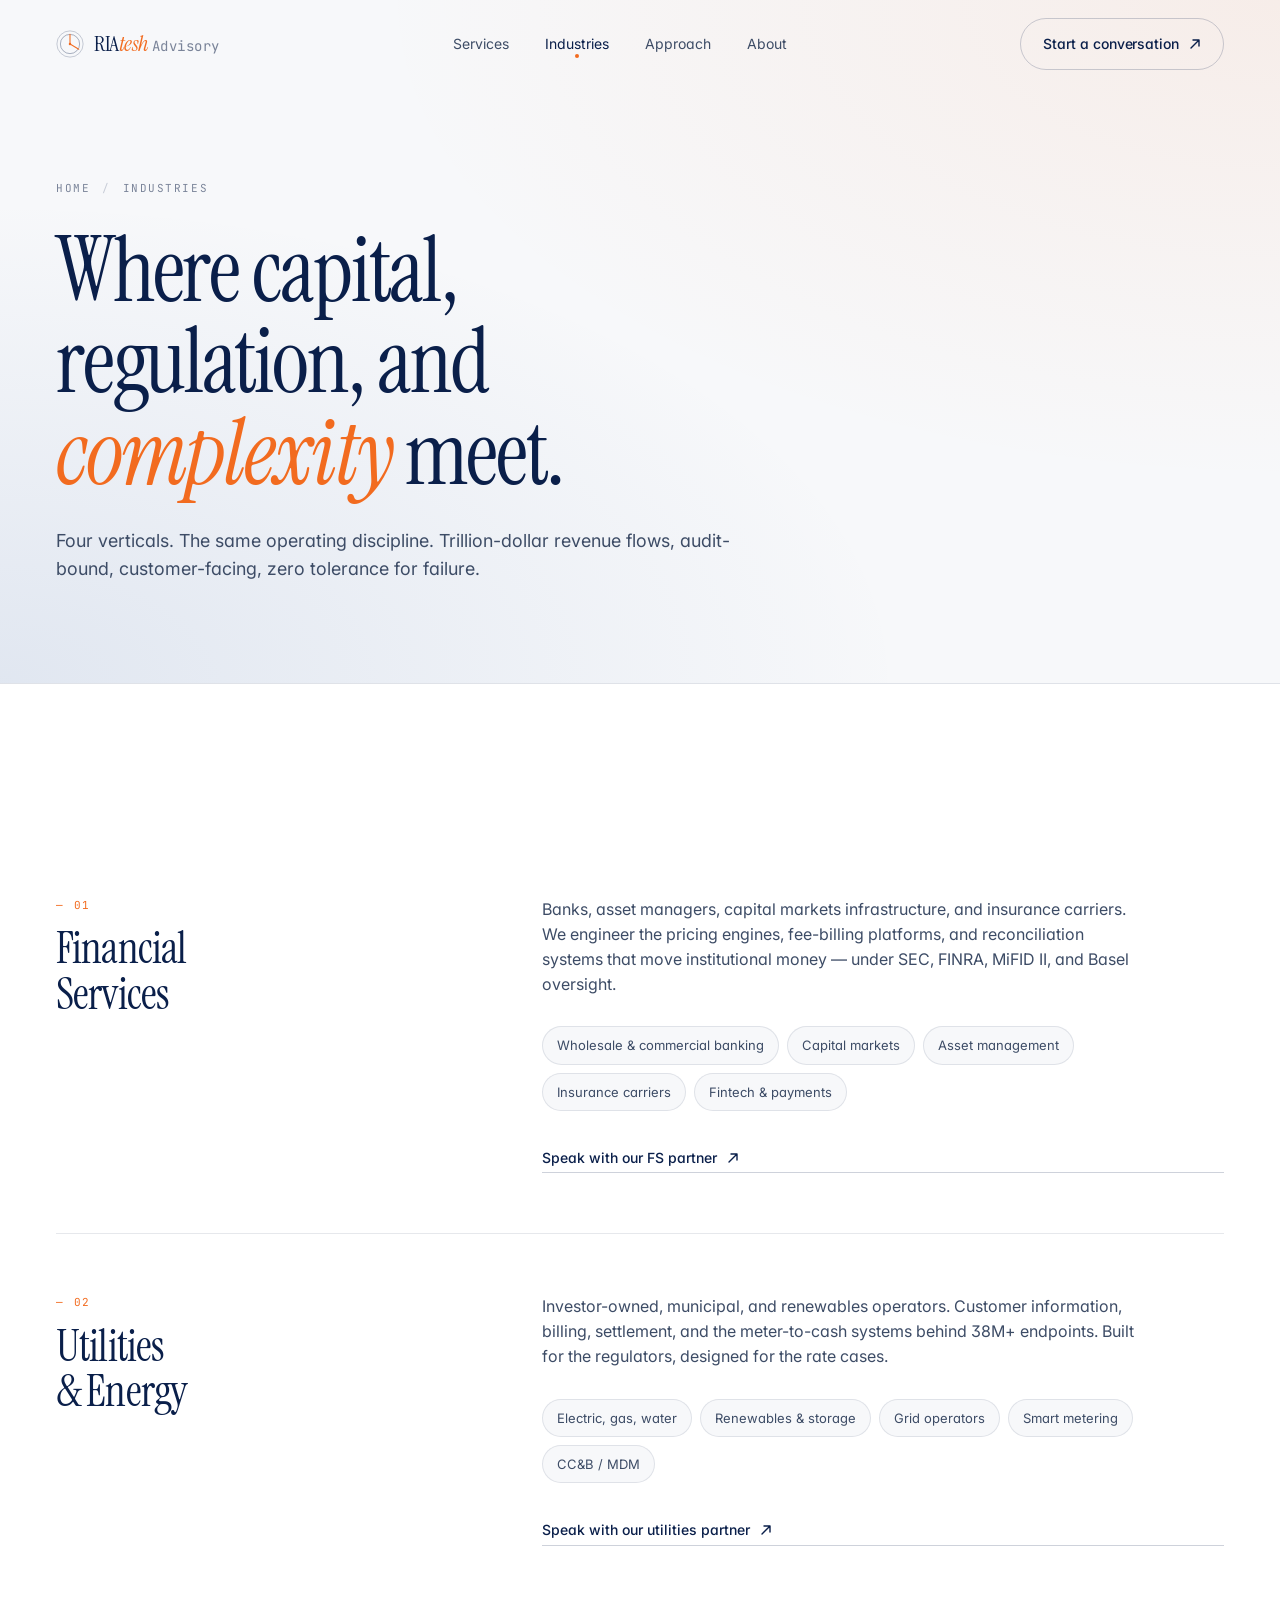
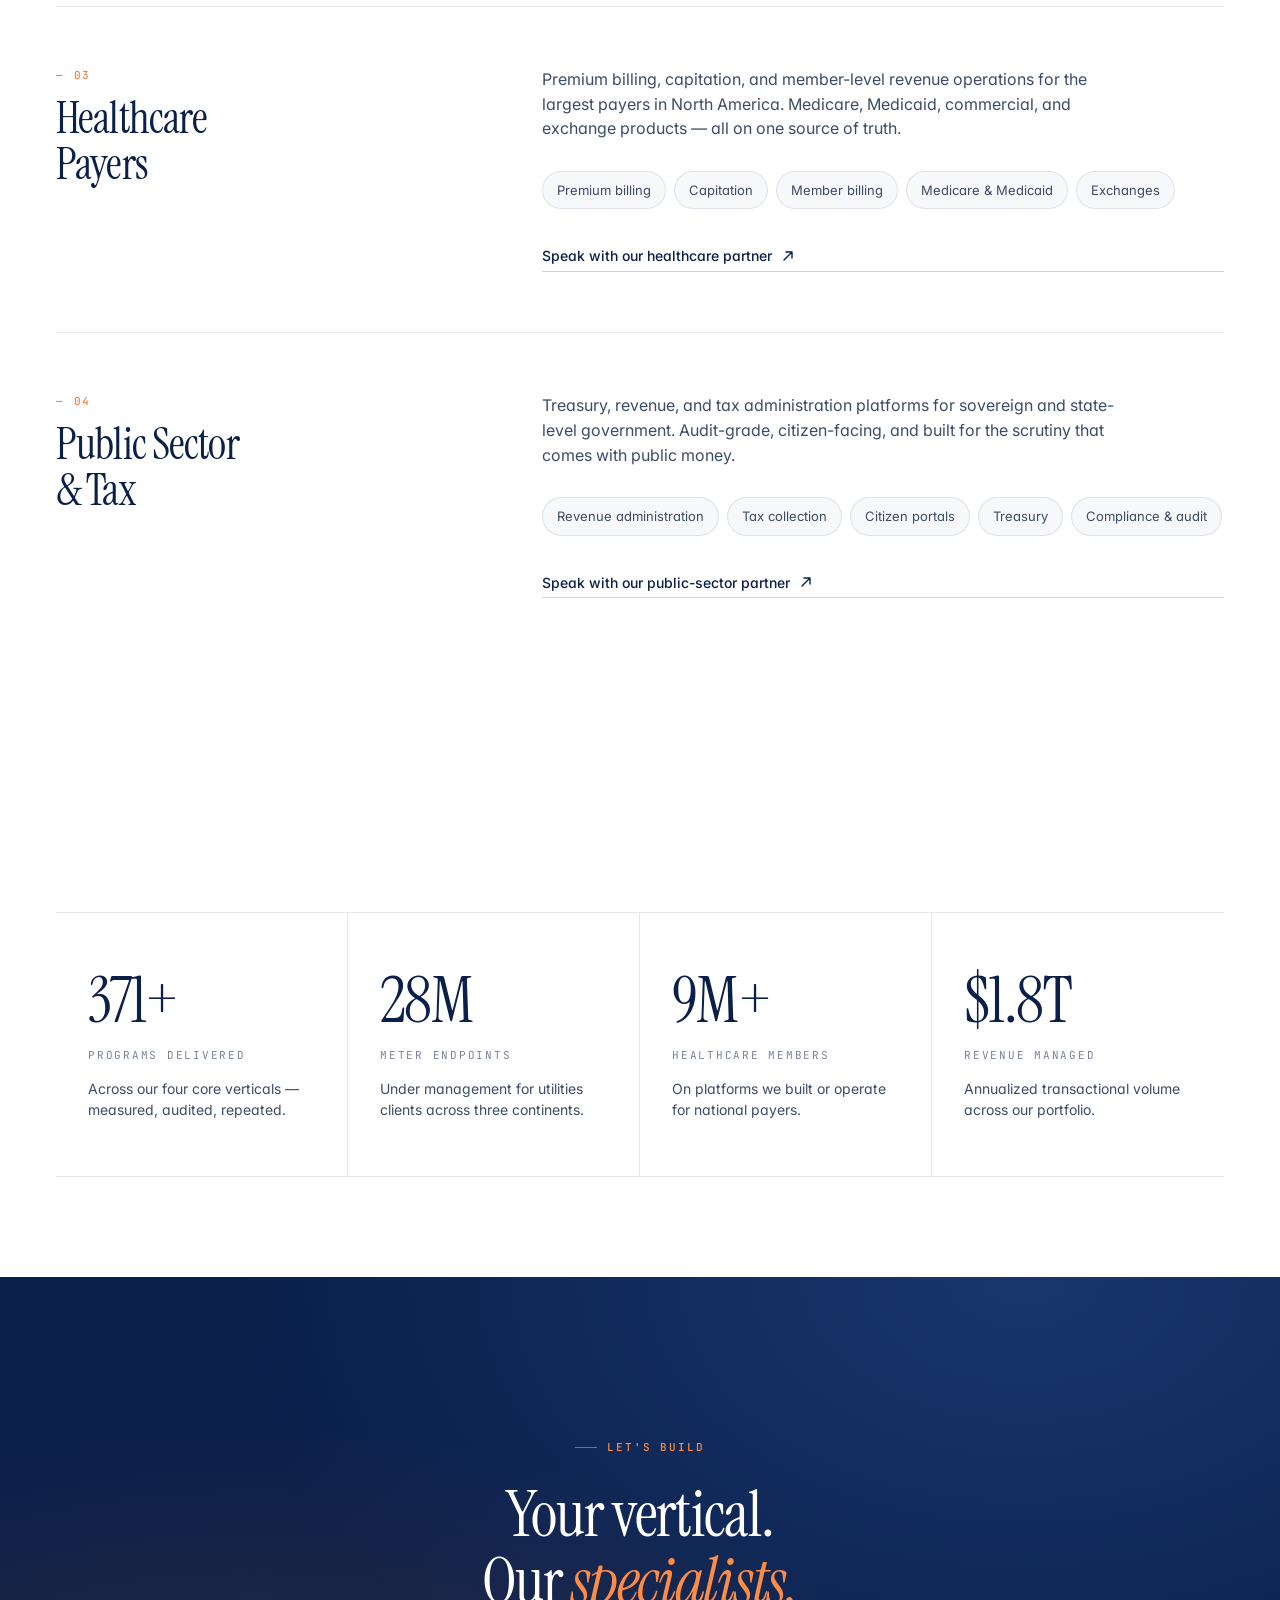
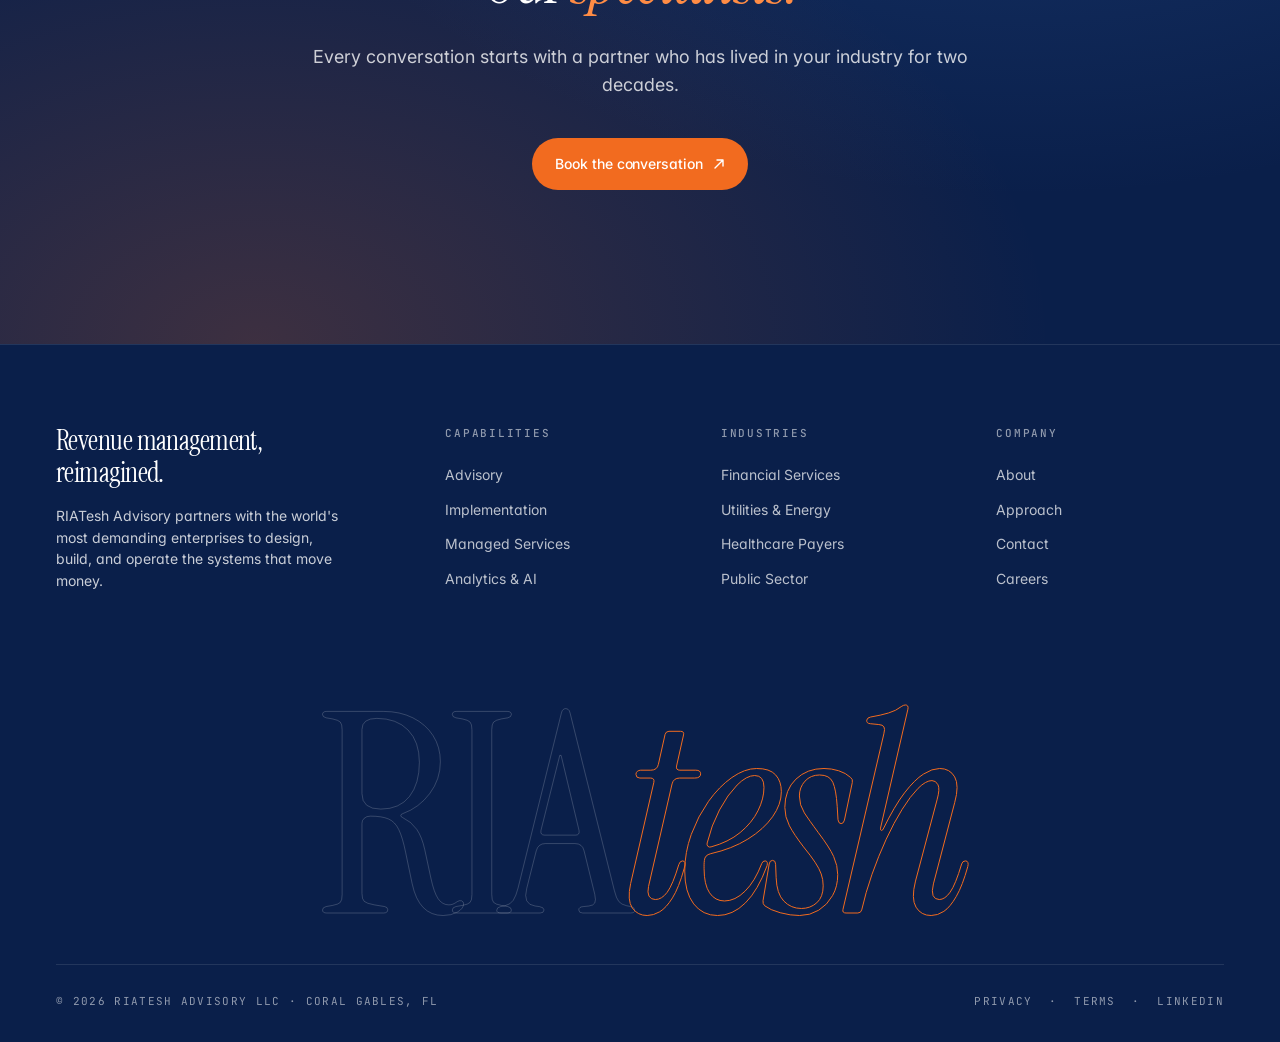
<file: demo-industries.html>
<!doctype html>
<html lang="en">
<head>
  <meta charset="utf-8" />
  <meta name="viewport" content="width=device-width, initial-scale=1" />
  <title>Industries — RIATesh Advisory</title>
  <meta name="description" content="Financial Services, Utilities, Healthcare Payers, Public Sector. Four verticals. The same operating discipline." />
  <meta name="theme-color" content="#1B4E9E" />
  <link rel="preconnect" href="https://fonts.googleapis.com" />
  <link rel="preconnect" href="https://fonts.gstatic.com" crossorigin />
  <link href="https://fonts.googleapis.com/css2?family=Instrument+Serif:ital@0;1&family=Inter:wght@300;400;500;600&family=JetBrains+Mono:wght@400;500&display=swap" rel="stylesheet" />
  <link rel="icon" type="image/svg+xml" href="assets/img/logo.svg" />
  <style>
/* ============================================================
   RIA Advisory — Design System
   ============================================================ */

:root {
  /* RIATesh Advisory brand palette — official blue + orange on white */
  --bg: #FFFFFF;
  --bg-elev: #F7F8FA;
  --bg-soft: #EEF1F5;
  --bg-dark: #0A1F4A;          /* deep brand blue for contrast sections */
  --bg-dark-soft: #0F2A5F;

  --ink: #0A1F4A;              /* deep brand-blue for text */
  --ink-soft: #3D4C66;
  --ink-muted: #7A8499;
  --ink-on-dark: #FFFFFF;
  --ink-dark: #FFFFFF;         /* legacy alias — text color on dark surfaces */

  --line: rgba(10, 31, 74, 0.10);
  --line-strong: rgba(10, 31, 74, 0.20);
  --line-light: rgba(10, 31, 74, 0.10);
  --line-on-dark: rgba(255, 255, 255, 0.14);
  --line-on-dark-strong: rgba(255, 255, 255, 0.26);

  /* Brand accents */
  --blue: #1B4E9E;             /* RIA primary blue */
  --blue-soft: #3A6EBF;
  --blue-deep: #0B2B66;
  --orange: #F26B1F;           /* RIA accent orange */
  --orange-soft: #FF8C45;
  --orange-deep: #C84F00;

  /* Legacy gold aliases now mapped to brand orange so existing rules keep working */
  --gold: var(--orange);
  --gold-soft: var(--orange-soft);
  --gold-deep: var(--orange-deep);
  --rust: var(--orange-deep);

  /* Type */
  --font-serif: "Instrument Serif", "GT Sectra", "New York", Georgia, serif;
  --font-sans: "Inter", -apple-system, BlinkMacSystemFont, "Segoe UI", Helvetica, Arial, sans-serif;
  --font-mono: "JetBrains Mono", "SF Mono", ui-monospace, Menlo, Consolas, monospace;

  /* Layout */
  --maxw: 1280px;
  --gutter: clamp(20px, 5vw, 56px);
  --radius: 4px;
  --radius-lg: 14px;
  --radius-xl: 22px;

  /* Motion */
  --ease: cubic-bezier(0.22, 1, 0.36, 1);
  --ease-out: cubic-bezier(0.16, 1, 0.3, 1);
}

* { box-sizing: border-box; margin: 0; padding: 0; }
*::selection { background: var(--gold); color: var(--ink-dark); }

html { scroll-behavior: smooth; -webkit-text-size-adjust: 100%; }

body {
  font-family: var(--font-sans);
  background: var(--bg);
  color: var(--ink);
  font-size: 16px;
  line-height: 1.55;
  font-weight: 400;
  -webkit-font-smoothing: antialiased;
  -moz-osx-font-smoothing: grayscale;
  overflow-x: hidden;
  font-feature-settings: "ss01", "cv11";
}

p { color: var(--ink-soft); }

/* Helper: any section with .on-dark inverts ink-related vars within scope */
.on-dark {
  --bg: var(--bg-dark);
  --bg-elev: var(--bg-dark-soft);
  --bg-soft: var(--bg-dark-soft);
  --ink: var(--ink-on-dark);
  --ink-soft: rgba(255, 255, 255, 0.78);
  --ink-muted: rgba(255, 255, 255, 0.55);
  --line: var(--line-on-dark);
  --line-strong: var(--line-on-dark-strong);
  background: var(--bg-dark);
  color: var(--ink-on-dark);
}

img, svg { display: block; max-width: 100%; }
a { color: inherit; text-decoration: none; }
button { font: inherit; color: inherit; background: none; border: 0; cursor: pointer; }

/* ============================================================
   Typography
   ============================================================ */

.eyebrow {
  font-family: var(--font-mono);
  font-size: 11px;
  letter-spacing: 0.18em;
  text-transform: uppercase;
  color: var(--gold);
  font-weight: 500;
  display: inline-flex;
  align-items: center;
  gap: 10px;
}
.eyebrow::before {
  content: "";
  display: inline-block;
  width: 22px;
  height: 1px;
  background: var(--gold);
  opacity: 0.6;
}

.display {
  font-family: var(--font-serif);
  font-weight: 400;
  letter-spacing: -0.02em;
  line-height: 1.02;
  font-size: clamp(48px, 8vw, 112px);
}
.display em { font-style: italic; color: var(--gold-soft); }

h1, h2, h3, h4 { font-weight: 500; letter-spacing: -0.015em; line-height: 1.15; }

h2 {
  font-family: var(--font-serif);
  font-weight: 400;
  font-size: clamp(34px, 5vw, 64px);
  line-height: 1.05;
  letter-spacing: -0.02em;
}
h2 em { font-style: italic; color: var(--gold-soft); }

h3 {
  font-size: clamp(20px, 1.6vw, 24px);
  font-weight: 500;
  letter-spacing: -0.01em;
}

p { color: var(--ink-soft); }
.lead { font-size: clamp(17px, 1.4vw, 20px); line-height: 1.55; color: var(--ink-soft); max-width: 60ch; }

/* ============================================================
   Layout
   ============================================================ */

.container {
  width: 100%;
  max-width: var(--maxw);
  margin: 0 auto;
  padding: 0 var(--gutter);
}

section { position: relative; }

.section {
  padding: clamp(80px, 12vw, 160px) 0;
  position: relative;
}
.section-sm { padding: clamp(60px, 8vw, 100px) 0; }

.divider {
  height: 1px;
  background: var(--line);
  width: 100%;
}

/* ============================================================
   Buttons
   ============================================================ */

.btn {
  display: inline-flex;
  align-items: center;
  gap: 10px;
  padding: 14px 22px;
  border-radius: 999px;
  font-size: 14px;
  font-weight: 500;
  letter-spacing: -0.005em;
  transition: all 0.4s var(--ease);
  white-space: nowrap;
  border: 1px solid transparent;
}

.btn-primary {
  background: var(--blue);
  color: #fff;
}
.btn-primary:hover { background: var(--blue-deep); transform: translateY(-1px); }

.btn-ghost {
  border-color: var(--line-strong);
  color: var(--ink);
}
.btn-ghost:hover { border-color: var(--ink); background: rgba(10,31,74,0.04); }

.on-dark .btn-ghost:hover { background: rgba(255,255,255,0.06); }

/* Primary CTA — brand orange */
.btn-gold {
  background: var(--orange);
  color: #fff;
}
.btn-gold:hover { background: var(--orange-deep); transform: translateY(-1px); color: #fff; }

.btn .arrow { transition: transform 0.4s var(--ease); }
.btn:hover .arrow { transform: translate(3px, -3px); }

.btn-link {
  display: inline-flex;
  align-items: center;
  gap: 10px;
  font-size: 14px;
  font-weight: 500;
  color: var(--ink);
  padding-bottom: 4px;
  border-bottom: 1px solid var(--line-strong);
  transition: all 0.3s var(--ease);
}
.btn-link:hover { border-color: var(--gold); color: var(--gold); }
.btn-link .arrow { transition: transform 0.3s var(--ease); }
.btn-link:hover .arrow { transform: translate(3px, -3px); }

/* ============================================================
   Navigation
   ============================================================ */

.nav {
  position: fixed;
  top: 0; left: 0; right: 0;
  z-index: 100;
  padding: 18px 0;
  transition: all 0.4s var(--ease);
}
.nav::before {
  content: "";
  position: absolute;
  inset: 0;
  background: rgba(11, 13, 18, 0.0);
  backdrop-filter: blur(0);
  -webkit-backdrop-filter: blur(0);
  transition: all 0.4s var(--ease);
  border-bottom: 1px solid transparent;
}
.nav.is-scrolled::before {
  background: rgba(255, 255, 255, 0.78);
  backdrop-filter: blur(20px) saturate(180%);
  -webkit-backdrop-filter: blur(20px) saturate(180%);
  border-bottom-color: var(--line);
}
.nav.is-scrolled { padding: 14px 0; }

.nav-inner {
  position: relative;
  display: flex;
  align-items: center;
  justify-content: space-between;
  gap: 32px;
}

.logo {
  display: inline-flex;
  align-items: center;
  gap: 10px;
  font-family: var(--font-serif);
  font-size: 22px;
  letter-spacing: -0.02em;
  color: var(--ink);
}
.logo-mark {
  width: 28px; height: 28px;
  display: grid;
  place-items: center;
}
.logo-mark svg { width: 100%; height: 100%; }
.logo-text { font-weight: 400; }
.logo-text em { font-style: italic; color: var(--gold); }

.nav-links {
  display: flex;
  align-items: center;
  gap: 36px;
  list-style: none;
}
.nav-links a {
  font-size: 14px;
  color: var(--ink-soft);
  transition: color 0.3s var(--ease);
  position: relative;
}
.nav-links a:hover { color: var(--ink); }
.nav-links a.is-active { color: var(--ink); }
.nav-links a.is-active::after {
  content: "";
  position: absolute;
  bottom: -6px;
  left: 50%;
  transform: translateX(-50%);
  width: 4px; height: 4px;
  border-radius: 50%;
  background: var(--gold);
}

.nav-cta { display: flex; align-items: center; gap: 12px; }

.menu-toggle {
  display: none;
  width: 40px;
  height: 40px;
  align-items: center;
  justify-content: center;
  border: 1px solid var(--line-strong);
  border-radius: 999px;
}
.menu-toggle span {
  display: block;
  width: 16px;
  height: 1px;
  background: var(--ink);
  position: relative;
}
.menu-toggle span::before, .menu-toggle span::after {
  content: "";
  position: absolute;
  left: 0;
  width: 16px;
  height: 1px;
  background: var(--ink);
}
.menu-toggle span::before { top: -5px; }
.menu-toggle span::after { top: 5px; }

@media (max-width: 880px) {
  .nav-links { display: none; }
  .menu-toggle { display: inline-flex; }
  .nav-cta .btn { display: none; }
}

/* Mobile menu drawer */
.mobile-menu {
  position: fixed;
  inset: 0;
  background: var(--bg);
  z-index: 99;
  padding: 100px var(--gutter) 40px;
  opacity: 0;
  visibility: hidden;
  transition: all 0.5s var(--ease);
}
.mobile-menu.is-open { opacity: 1; visibility: visible; }
.mobile-menu ul { list-style: none; display: flex; flex-direction: column; gap: 8px; }
.mobile-menu a {
  display: block;
  padding: 18px 0;
  font-family: var(--font-serif);
  font-size: 36px;
  letter-spacing: -0.02em;
  border-bottom: 1px solid var(--line);
}

/* ============================================================
   Hero
   ============================================================ */

.hero {
  position: relative;
  padding-top: clamp(140px, 18vh, 200px);
  padding-bottom: clamp(80px, 12vw, 140px);
  min-height: 100vh;
  display: flex;
  align-items: center;
  overflow: hidden;
}

.hero-bg {
  position: absolute;
  inset: 0;
  z-index: 0;
  overflow: hidden;
  pointer-events: none;
}
.hero-bg::before {
  content: "";
  position: absolute;
  top: -10%;
  right: -10%;
  width: 60%;
  height: 80%;
  background: radial-gradient(ellipse at center, rgba(242, 107, 31, 0.10), transparent 60%);
  filter: blur(60px);
}
.hero-bg::after {
  content: "";
  position: absolute;
  bottom: -20%;
  left: -10%;
  width: 60%;
  height: 70%;
  background: radial-gradient(ellipse at center, rgba(27, 78, 158, 0.10), transparent 60%);
  filter: blur(60px);
}

.grid-overlay {
  position: absolute;
  inset: 0;
  background-image:
    linear-gradient(var(--line) 1px, transparent 1px),
    linear-gradient(90deg, var(--line) 1px, transparent 1px);
  background-size: 80px 80px;
  mask-image: radial-gradient(ellipse at 50% 40%, black 20%, transparent 75%);
  -webkit-mask-image: radial-gradient(ellipse at 50% 40%, black 20%, transparent 75%);
  pointer-events: none;
  opacity: 0.5;
}

.hero-content {
  position: relative;
  z-index: 2;
  display: grid;
  grid-template-columns: 1.4fr 1fr;
  gap: 80px;
  align-items: end;
  width: 100%;
}

@media (max-width: 920px) {
  .hero-content { grid-template-columns: 1fr; gap: 48px; }
}

.hero-headline { max-width: 900px; }
.hero-headline .eyebrow { margin-bottom: 28px; }
.hero-headline .display { margin-bottom: 36px; }
.hero-headline .lead { margin-bottom: 40px; max-width: 56ch; }

.hero-actions { display: flex; gap: 14px; flex-wrap: wrap; }

.hero-side {
  border-left: 1px solid var(--line);
  padding-left: 32px;
  display: flex;
  flex-direction: column;
  gap: 28px;
  align-self: end;
}
@media (max-width: 920px) {
  .hero-side { border-left: 0; padding-left: 0; border-top: 1px solid var(--line); padding-top: 32px; }
}
.hero-stat .num {
  font-family: var(--font-serif);
  font-size: 56px;
  line-height: 1;
  letter-spacing: -0.02em;
  color: var(--ink);
}
.hero-stat .num em { font-style: italic; color: var(--gold-soft); }
.hero-stat .label {
  margin-top: 8px;
  font-family: var(--font-mono);
  font-size: 11px;
  letter-spacing: 0.14em;
  text-transform: uppercase;
  color: var(--ink-muted);
}

/* Scroll indicator */
.scroll-indicator {
  position: absolute;
  bottom: 36px;
  left: 50%;
  transform: translateX(-50%);
  display: flex;
  flex-direction: column;
  align-items: center;
  gap: 12px;
  color: var(--ink-muted);
  font-family: var(--font-mono);
  font-size: 10px;
  letter-spacing: 0.2em;
  text-transform: uppercase;
  z-index: 2;
}
.scroll-indicator .line {
  width: 1px;
  height: 40px;
  background: linear-gradient(to bottom, transparent, var(--gold));
  animation: scroll-pulse 2.4s infinite var(--ease);
}
@keyframes scroll-pulse {
  0%, 100% { transform: scaleY(0.4); transform-origin: top; opacity: 0.4; }
  50% { transform: scaleY(1); opacity: 1; }
}

/* ============================================================
   Marquee / Client strip
   ============================================================ */

.marquee {
  padding: 32px 0;
  border-top: 1px solid var(--line);
  border-bottom: 1px solid var(--line);
  background: var(--bg-elev);
  overflow: hidden;
  position: relative;
}
.marquee-label {
  position: absolute;
  left: var(--gutter);
  top: 50%;
  transform: translateY(-50%);
  background: var(--bg);
  padding-right: 28px;
  font-family: var(--font-mono);
  font-size: 11px;
  letter-spacing: 0.18em;
  text-transform: uppercase;
  color: var(--ink-muted);
  z-index: 2;
}
.marquee-label::after {
  content: "";
  position: absolute;
  left: 100%;
  top: 50%;
  transform: translateY(-50%);
  width: 80px;
  height: 100%;
  background: linear-gradient(to right, var(--bg-elev), transparent);
}
.marquee-track {
  display: flex;
  width: max-content;
  animation: marquee 50s linear infinite;
  gap: 80px;
  padding-left: 360px;
  align-items: center;
}
.marquee-item {
  font-family: var(--font-serif);
  font-size: 26px;
  letter-spacing: -0.01em;
  color: var(--ink-muted);
  white-space: nowrap;
  display: flex;
  align-items: center;
  gap: 80px;
  transition: color 0.3s var(--ease);
}
.marquee-item:hover { color: var(--ink); }
.marquee-item::after {
  content: "✦";
  font-size: 8px;
  color: var(--gold);
  opacity: 0.6;
}
@keyframes marquee {
  to { transform: translateX(-50%); }
}

/* ============================================================
   Capabilities — bento grid
   ============================================================ */

.section-head {
  display: grid;
  grid-template-columns: 1fr 1fr;
  gap: 80px;
  margin-bottom: 80px;
  align-items: end;
}
@media (max-width: 880px) {
  .section-head { grid-template-columns: 1fr; gap: 24px; margin-bottom: 48px; }
}
.section-head .eyebrow { margin-bottom: 24px; }
.section-head .lead { max-width: 52ch; }

.bento {
  display: grid;
  grid-template-columns: repeat(12, 1fr);
  gap: 16px;
}

.bento-card {
  background: var(--bg-elev);
  border: 1px solid var(--line);
  border-radius: var(--radius-lg);
  padding: 32px;
  position: relative;
  overflow: hidden;
  transition: all 0.5s var(--ease);
  min-height: 280px;
  display: flex;
  flex-direction: column;
  justify-content: space-between;
  gap: 24px;
}
.bento-card:hover {
  border-color: var(--blue);
  background: var(--bg);
  transform: translateY(-2px);
  box-shadow: 0 12px 40px -16px rgba(10, 31, 74, 0.18);
}
.bento-card .num {
  font-family: var(--font-mono);
  font-size: 11px;
  letter-spacing: 0.16em;
  color: var(--ink-muted);
}
.bento-card h3 {
  font-family: var(--font-serif);
  font-size: clamp(24px, 2vw, 32px);
  font-weight: 400;
  letter-spacing: -0.015em;
  line-height: 1.1;
}
.bento-card p { font-size: 14px; line-height: 1.6; }
.bento-card .tags {
  display: flex;
  gap: 8px;
  flex-wrap: wrap;
}
.bento-card .tag {
  font-family: var(--font-mono);
  font-size: 10px;
  letter-spacing: 0.1em;
  text-transform: uppercase;
  color: var(--ink-muted);
  padding: 5px 10px;
  border: 1px solid var(--line);
  border-radius: 999px;
}

.bento-card.span-4 { grid-column: span 4; }
.bento-card.span-5 { grid-column: span 5; }
.bento-card.span-6 { grid-column: span 6; }
.bento-card.span-7 { grid-column: span 7; }
.bento-card.span-8 { grid-column: span 8; }
.bento-card.span-12 { grid-column: span 12; }

.bento-card.feature {
  background:
    linear-gradient(135deg, var(--blue) 0%, var(--blue-deep) 100%);
  color: var(--ink-on-dark);
  border-color: transparent;
}
.bento-card.feature .num,
.bento-card.feature p { color: rgba(255,255,255,0.78); }
.bento-card.feature h3 { color: #fff; }
.bento-card.feature .glyph {
  background: rgba(255,255,255,0.12);
  border-color: rgba(255,255,255,0.24);
  color: var(--orange-soft);
}
.bento-card.feature .tag {
  color: rgba(255,255,255,0.78);
  border-color: rgba(255,255,255,0.24);
}
.bento-card.feature:hover { box-shadow: 0 16px 50px -16px rgba(11, 43, 102, 0.5); }
.bento-card.feature h3 { font-size: clamp(28px, 3vw, 44px); }

@media (max-width: 880px) {
  .bento { grid-template-columns: 1fr; }
  .bento-card { grid-column: span 1 !important; min-height: 220px; }
}

/* glyph */
.glyph {
  width: 48px;
  height: 48px;
  border-radius: 12px;
  display: grid;
  place-items: center;
  background: rgba(242, 107, 31, 0.08);
  border: 1px solid rgba(242, 107, 31, 0.2);
  color: var(--orange);
}

/* ============================================================
   Industries
   ============================================================ */

/* Dark blue contrast section */
.industries {
  background: var(--bg-dark);
  color: var(--ink-on-dark);
  --bg: var(--bg-dark);
  --bg-elev: var(--bg-dark-soft);
  --ink: var(--ink-on-dark);
  --ink-soft: rgba(255,255,255,0.75);
  --ink-muted: rgba(255,255,255,0.5);
  --line: rgba(255,255,255,0.12);
  --line-strong: rgba(255,255,255,0.24);
  --line-light: rgba(255,255,255,0.12);
}
.industries .eyebrow { color: var(--orange-soft); }
.industries .eyebrow::before { background: var(--orange-soft); }
.industries p { color: rgba(255,255,255,0.75); }
.industries h2 em { color: var(--orange-soft); }

.industry-list {
  border-top: 1px solid var(--line-light);
}
.industry-row {
  display: grid;
  grid-template-columns: 80px 1fr 2fr 60px;
  gap: 40px;
  align-items: center;
  padding: 36px 0;
  border-bottom: 1px solid var(--line-light);
  cursor: pointer;
  transition: all 0.5s var(--ease);
  position: relative;
}
.industry-row::before {
  content: "";
  position: absolute;
  left: -24px;
  right: -24px;
  top: 0;
  bottom: 0;
  background: rgba(255,255,255,0.04);
  border-radius: var(--radius-lg);
  opacity: 0;
  transition: opacity 0.4s var(--ease);
  z-index: -1;
}
.industry-row:hover::before { opacity: 1; }
.industry-row:hover .industry-name { color: var(--orange-soft); }
.industry-row:hover .arrow-circle { background: var(--orange); color: #fff; border-color: var(--orange); }

.industry-num {
  font-family: var(--font-mono);
  font-size: 12px;
  color: rgba(255,255,255,0.45);
  letter-spacing: 0.1em;
}
.industry-name {
  font-family: var(--font-serif);
  font-size: clamp(28px, 3.4vw, 48px);
  letter-spacing: -0.02em;
  line-height: 1;
  transition: color 0.4s var(--ease);
  color: #fff;
}
.industry-desc { color: rgba(255,255,255,0.62); font-size: 15px; }
.arrow-circle {
  width: 44px;
  height: 44px;
  border-radius: 50%;
  border: 1px solid var(--line-light);
  display: grid;
  place-items: center;
  justify-self: end;
  transition: all 0.4s var(--ease);
}
.arrow-circle svg { width: 14px; height: 14px; transition: transform 0.4s var(--ease); }
.industry-row:hover .arrow-circle svg { transform: translate(2px, -2px); }

@media (max-width: 720px) {
  .industry-row { grid-template-columns: 40px 1fr 44px; gap: 16px; }
  .industry-desc { display: none; }
}

/* ============================================================
   Stats block
   ============================================================ */

.stats {
  display: grid;
  grid-template-columns: repeat(4, 1fr);
  gap: 0;
  border-top: 1px solid var(--line);
  border-bottom: 1px solid var(--line);
}
.stat {
  padding: 56px 32px;
  border-right: 1px solid var(--line);
  display: flex;
  flex-direction: column;
  gap: 14px;
}
.stat:last-child { border-right: 0; }
.stat .v {
  font-family: var(--font-serif);
  font-size: clamp(48px, 5vw, 72px);
  line-height: 1;
  letter-spacing: -0.025em;
  color: var(--ink);
}
.stat .v em { font-style: italic; color: var(--gold-soft); }
.stat .l {
  font-family: var(--font-mono);
  font-size: 11px;
  letter-spacing: 0.16em;
  text-transform: uppercase;
  color: var(--ink-muted);
}
.stat .d { color: var(--ink-soft); font-size: 14px; line-height: 1.5; }

@media (max-width: 880px) {
  .stats { grid-template-columns: 1fr 1fr; }
  .stat { border-right: 0; border-bottom: 1px solid var(--line); padding: 36px 24px; }
  .stat:nth-child(odd) { border-right: 1px solid var(--line); }
  .stat:nth-last-child(-n+2) { border-bottom: 0; }
}

/* ============================================================
   Approach / process
   ============================================================ */

.approach-grid {
  display: grid;
  grid-template-columns: repeat(3, 1fr);
  gap: 24px;
}
@media (max-width: 880px) {
  .approach-grid { grid-template-columns: 1fr; }
}

.approach-card {
  position: relative;
  padding: 40px 32px;
  border: 1px solid var(--line);
  border-radius: var(--radius-lg);
  background: var(--bg-elev);
  display: flex;
  flex-direction: column;
  gap: 20px;
  transition: all 0.5s var(--ease);
  overflow: hidden;
  min-height: 380px;
}
.approach-card::after {
  content: "";
  position: absolute;
  top: 0; left: 0; right: 0;
  height: 1px;
  background: linear-gradient(to right, transparent, var(--gold), transparent);
  opacity: 0;
  transition: opacity 0.5s var(--ease);
}
.approach-card:hover::after { opacity: 1; }
.approach-card:hover { transform: translateY(-4px); border-color: var(--line-strong); }
.approach-card .num {
  font-family: var(--font-serif);
  font-size: 80px;
  line-height: 1;
  color: var(--gold-soft);
  font-style: italic;
  opacity: 0.5;
}
.approach-card h3 {
  font-family: var(--font-serif);
  font-size: 32px;
  font-weight: 400;
  letter-spacing: -0.02em;
}
.approach-card p { font-size: 15px; line-height: 1.6; flex: 1; }
.approach-card .keys {
  list-style: none;
  display: flex;
  flex-direction: column;
  gap: 8px;
  margin-top: 8px;
  padding-top: 20px;
  border-top: 1px solid var(--line);
}
.approach-card .keys li {
  font-family: var(--font-mono);
  font-size: 11px;
  letter-spacing: 0.08em;
  text-transform: uppercase;
  color: var(--ink-muted);
  display: flex;
  align-items: center;
  gap: 10px;
}
.approach-card .keys li::before {
  content: "→";
  color: var(--gold);
}

/* ============================================================
   Quote / Testimonial
   ============================================================ */

.quote-section {
  background:
    radial-gradient(circle at 80% 50%, rgba(242,107,31,0.06), transparent 60%),
    var(--bg-elev);
  border-top: 1px solid var(--line);
  border-bottom: 1px solid var(--line);
}

.quote {
  max-width: 1000px;
  margin: 0 auto;
  text-align: center;
}
.quote-mark {
  font-family: var(--font-serif);
  font-size: 120px;
  line-height: 0.5;
  color: var(--orange);
  font-style: italic;
  margin-bottom: 20px;
}
.quote blockquote {
  font-family: var(--font-serif);
  font-size: clamp(28px, 3.4vw, 48px);
  font-weight: 400;
  line-height: 1.2;
  letter-spacing: -0.015em;
  color: var(--ink);
}
.quote blockquote em { font-style: italic; color: var(--blue); }
.quote-cite {
  margin-top: 40px;
  font-family: var(--font-mono);
  font-size: 12px;
  letter-spacing: 0.16em;
  text-transform: uppercase;
  color: var(--ink-muted);
}
.quote-cite strong { color: var(--ink); font-weight: 500; }

/* ============================================================
   Case studies
   ============================================================ */

.cases {
  display: grid;
  grid-template-columns: repeat(3, 1fr);
  gap: 20px;
}
@media (max-width: 980px) {
  .cases { grid-template-columns: 1fr 1fr; }
}
@media (max-width: 640px) {
  .cases { grid-template-columns: 1fr; }
}

.case {
  border: 1px solid var(--line);
  border-radius: var(--radius-lg);
  overflow: hidden;
  background: var(--bg-elev);
  transition: all 0.5s var(--ease);
  display: flex;
  flex-direction: column;
}
.case:hover {
  transform: translateY(-4px);
  border-color: var(--line-strong);
}
.case-visual {
  aspect-ratio: 16/10;
  position: relative;
  overflow: hidden;
  background: linear-gradient(135deg, var(--bg-elev) 0%, var(--bg-soft) 100%);
  display: grid;
  place-items: center;
}
.case-visual svg { width: 60%; height: 60%; opacity: 0.85; transition: transform 0.6s var(--ease); }
.case:hover .case-visual svg { transform: scale(1.05); }
.case-visual .tag {
  position: absolute;
  top: 14px;
  left: 14px;
  font-family: var(--font-mono);
  font-size: 10px;
  letter-spacing: 0.14em;
  text-transform: uppercase;
  background: rgba(255,255,255,0.92);
  backdrop-filter: blur(8px);
  border: 1px solid var(--line);
  padding: 6px 10px;
  border-radius: 999px;
  color: var(--blue);
}
.case-body { padding: 28px; display: flex; flex-direction: column; gap: 14px; flex: 1; }
.case-body h3 { font-family: var(--font-serif); font-weight: 400; font-size: 24px; letter-spacing: -0.01em; }
.case-body p { font-size: 14px; flex: 1; }
.case-meta {
  display: flex;
  gap: 18px;
  padding-top: 18px;
  margin-top: 6px;
  border-top: 1px solid var(--line);
}
.case-meta .metric { display: flex; flex-direction: column; gap: 2px; }
.case-meta .metric .v {
  font-family: var(--font-serif);
  font-size: 22px;
  line-height: 1;
  color: var(--gold-soft);
}
.case-meta .metric .l {
  font-family: var(--font-mono);
  font-size: 9px;
  letter-spacing: 0.14em;
  text-transform: uppercase;
  color: var(--ink-muted);
}

/* ============================================================
   Global presence
   ============================================================ */

.globe-section {
  display: grid;
  grid-template-columns: 1fr 1.2fr;
  gap: 80px;
  align-items: center;
}
@media (max-width: 880px) {
  .globe-section { grid-template-columns: 1fr; gap: 48px; }
}

.locations {
  list-style: none;
  display: grid;
  grid-template-columns: 1fr 1fr;
  gap: 0;
  border-top: 1px solid var(--line);
}
.locations li {
  padding: 22px 0;
  border-bottom: 1px solid var(--line);
  display: flex;
  align-items: center;
  gap: 14px;
  font-family: var(--font-mono);
  font-size: 13px;
  letter-spacing: 0.06em;
  color: var(--ink-soft);
}
.locations li::before {
  content: "";
  width: 6px; height: 6px; border-radius: 50%;
  background: var(--orange);
  box-shadow: 0 0 12px rgba(242,107,31,0.55);
  flex-shrink: 0;
}
.locations li .country {
  margin-left: auto;
  color: var(--ink-muted);
  font-size: 11px;
}

.globe-visual {
  aspect-ratio: 1;
  position: relative;
  border-radius: 50%;
  background:
    radial-gradient(circle at 30% 30%, rgba(242,107,31,0.10), transparent 50%),
    radial-gradient(circle at 70% 70%, rgba(27,78,158,0.10), transparent 60%),
    var(--bg-elev);
  border: 1px solid var(--line-strong);
  overflow: hidden;
  display: grid;
  place-items: center;
}
.globe-visual::before {
  content: "";
  position: absolute;
  inset: 0;
  background-image:
    radial-gradient(circle at 1px 1px, rgba(10,31,74,0.12) 1px, transparent 0);
  background-size: 14px 14px;
  mask-image: radial-gradient(circle at center, black 30%, transparent 75%);
  -webkit-mask-image: radial-gradient(circle at center, black 30%, transparent 75%);
}
.globe-visual svg { position: relative; z-index: 2; width: 70%; height: 70%; }
.globe-orbit {
  position: absolute;
  border-radius: 50%;
  border: 1px dashed var(--line);
  animation: orbit 30s linear infinite;
}
.globe-orbit.o1 { inset: 8%; }
.globe-orbit.o2 { inset: 20%; animation-duration: 45s; animation-direction: reverse; }
@keyframes orbit { to { transform: rotate(360deg); } }

/* ============================================================
   CTA
   ============================================================ */

.cta-section {
  padding: clamp(80px, 12vw, 160px) 0;
  position: relative;
  overflow: hidden;
  background: var(--bg-dark);
  color: var(--ink-on-dark);
  --ink: var(--ink-on-dark);
  --ink-soft: rgba(255,255,255,0.78);
  --ink-muted: rgba(255,255,255,0.55);
  --line-strong: rgba(255,255,255,0.24);
}
.cta-section .eyebrow { color: var(--orange-soft); }
.cta-section .eyebrow::before { background: var(--orange-soft); }
.cta-section h2 em { color: var(--orange-soft); }
.cta-section p { color: rgba(255,255,255,0.78); }
.cta-section .btn-ghost { color: #fff; border-color: rgba(255,255,255,0.30); }
.cta-section .btn-ghost:hover { background: rgba(255,255,255,0.08); border-color: rgba(255,255,255,0.6); }
.cta-section::before {
  content: "";
  position: absolute;
  inset: 0;
  background:
    radial-gradient(ellipse at 20% 100%, rgba(242,107,31,0.22), transparent 55%),
    radial-gradient(ellipse at 80% 0%, rgba(58,110,191,0.30), transparent 55%);
  pointer-events: none;
}
.cta-inner {
  position: relative;
  text-align: center;
  max-width: 900px;
  margin: 0 auto;
}
.cta-inner h2 { margin: 24px 0 28px; }
.cta-inner .lead { margin: 0 auto 40px; }
.cta-actions { display: inline-flex; gap: 14px; flex-wrap: wrap; justify-content: center; }

/* ============================================================
   Footer
   ============================================================ */

.footer {
  border-top: 1px solid rgba(255,255,255,0.10);
  padding-top: 80px;
  padding-bottom: 32px;
  background: var(--bg-dark);
  color: var(--ink-on-dark);
  position: relative;
  --ink: var(--ink-on-dark);
  --ink-soft: rgba(255,255,255,0.78);
  --ink-muted: rgba(255,255,255,0.55);
  --line: rgba(255,255,255,0.10);
  --line-strong: rgba(255,255,255,0.24);
}
.footer h4, .footer h5 { color: #fff; }
.footer .footer-col a { color: rgba(255,255,255,0.72); }
.footer .footer-col a:hover { color: var(--orange-soft); }
.footer .footer-bottom a { color: rgba(255,255,255,0.55); }
.footer .footer-bottom a:hover { color: #fff; }

.footer-top {
  display: grid;
  grid-template-columns: 1.5fr 1fr 1fr 1fr;
  gap: 48px;
  padding-bottom: 60px;
}
@media (max-width: 880px) {
  .footer-top { grid-template-columns: 1fr 1fr; gap: 32px; }
}

.footer-brand h4 {
  font-family: var(--font-serif);
  font-weight: 400;
  font-size: 28px;
  letter-spacing: -0.02em;
  margin-bottom: 16px;
  max-width: 16ch;
}
.footer-brand p { font-size: 14px; max-width: 32ch; }

.footer-col h5 {
  font-family: var(--font-mono);
  font-size: 11px;
  letter-spacing: 0.16em;
  text-transform: uppercase;
  color: var(--ink-muted);
  margin-bottom: 20px;
  font-weight: 500;
}
.footer-col ul { list-style: none; display: flex; flex-direction: column; gap: 10px; }
.footer-col a {
  font-size: 14px;
  color: var(--ink-soft);
  transition: color 0.3s var(--ease);
}
.footer-col a:hover { color: var(--gold); }

.footer-bottom {
  padding-top: 28px;
  border-top: 1px solid var(--line);
  display: flex;
  justify-content: space-between;
  align-items: center;
  gap: 16px;
  flex-wrap: wrap;
  font-family: var(--font-mono);
  font-size: 11px;
  letter-spacing: 0.12em;
  text-transform: uppercase;
  color: var(--ink-muted);
}
.footer-bottom a { color: var(--ink-muted); }
.footer-bottom a:hover { color: var(--ink); }

.brand-mark-lg {
  font-family: var(--font-serif);
  font-size: clamp(120px, 22vw, 280px);
  line-height: 0.9;
  letter-spacing: -0.04em;
  color: transparent;
  -webkit-text-stroke: 1px rgba(255,255,255,0.18);
  text-align: center;
  padding: 40px 0 20px;
  user-select: none;
  pointer-events: none;
}
.brand-mark-lg em { font-style: italic; -webkit-text-stroke-color: var(--orange); }

/* ============================================================
   Inner page header (sub-hero)
   ============================================================ */

.page-hero {
  padding-top: 180px;
  padding-bottom: 100px;
  position: relative;
  overflow: hidden;
  border-bottom: 1px solid var(--line);
  background: var(--bg-elev);
}
.page-hero::before {
  content: "";
  position: absolute;
  inset: 0;
  background:
    radial-gradient(ellipse at 0% 100%, rgba(27,78,158,0.10), transparent 50%),
    radial-gradient(ellipse at 100% 0%, rgba(242,107,31,0.08), transparent 50%);
}
.page-hero-inner { position: relative; }
.page-hero .breadcrumb {
  font-family: var(--font-mono);
  font-size: 11px;
  letter-spacing: 0.14em;
  text-transform: uppercase;
  color: var(--ink-muted);
  margin-bottom: 28px;
}
.page-hero .breadcrumb a { color: var(--ink-muted); }
.page-hero .breadcrumb a:hover { color: var(--gold); }
.page-hero .breadcrumb span { margin: 0 12px; color: var(--line-strong); }
.page-hero h1 {
  font-family: var(--font-serif);
  font-weight: 400;
  font-size: clamp(48px, 7vw, 96px);
  line-height: 1.02;
  letter-spacing: -0.025em;
  max-width: 16ch;
  margin-bottom: 28px;
}
.page-hero h1 em { font-style: italic; color: var(--orange); }
.page-hero .lead { max-width: 62ch; font-size: clamp(17px, 1.4vw, 21px); }

/* ============================================================
   Service detail
   ============================================================ */

.service-block {
  display: grid;
  grid-template-columns: 1fr 1.6fr;
  gap: 60px;
  padding: 60px 0;
  border-bottom: 1px solid var(--line);
  align-items: start;
}
.service-block:last-child { border-bottom: 0; }
@media (max-width: 880px) {
  .service-block { grid-template-columns: 1fr; gap: 24px; }
}
.service-block .label {
  font-family: var(--font-mono);
  font-size: 11px;
  letter-spacing: 0.16em;
  text-transform: uppercase;
  color: var(--gold);
}
.service-block h2 {
  font-size: clamp(28px, 3.4vw, 44px);
  margin-top: 12px;
}
.service-block .right { display: flex; flex-direction: column; gap: 24px; }
.service-block .right p { font-size: 16px; max-width: 60ch; }
.service-block .pills {
  display: flex;
  flex-wrap: wrap;
  gap: 8px;
  margin-top: 6px;
}
.service-block .pill {
  font-size: 13px;
  padding: 8px 14px;
  border-radius: 999px;
  border: 1px solid var(--line);
  background: var(--bg-elev);
  color: var(--ink-soft);
}

/* ============================================================
   Contact form
   ============================================================ */

.contact-grid {
  display: grid;
  grid-template-columns: 1fr 1.2fr;
  gap: 60px;
  align-items: start;
}
@media (max-width: 880px) { .contact-grid { grid-template-columns: 1fr; } }

.contact-info { display: flex; flex-direction: column; gap: 32px; }
.contact-info .block .l {
  font-family: var(--font-mono);
  font-size: 11px;
  letter-spacing: 0.14em;
  text-transform: uppercase;
  color: var(--ink-muted);
  margin-bottom: 8px;
}
.contact-info .block .v {
  font-family: var(--font-serif);
  font-size: 22px;
  letter-spacing: -0.01em;
}
.contact-info .block .v a { color: var(--ink); border-bottom: 1px solid var(--line-strong); transition: all 0.3s var(--ease); }
.contact-info .block .v a:hover { color: var(--gold); border-color: var(--gold); }

.form {
  background: var(--bg-elev);
  border: 1px solid var(--line);
  border-radius: var(--radius-lg);
  padding: 36px;
  display: flex;
  flex-direction: column;
  gap: 20px;
}
.form-row {
  display: grid;
  grid-template-columns: 1fr 1fr;
  gap: 20px;
}
@media (max-width: 600px) { .form-row { grid-template-columns: 1fr; } }
.field { display: flex; flex-direction: column; gap: 8px; }
.field label {
  font-family: var(--font-mono);
  font-size: 11px;
  letter-spacing: 0.14em;
  text-transform: uppercase;
  color: var(--ink-muted);
}
.field input, .field textarea, .field select {
  background: #fff;
  border: 1px solid var(--line);
  border-radius: 8px;
  padding: 14px 16px;
  color: var(--ink);
  font: inherit;
  transition: border-color 0.3s var(--ease), box-shadow 0.3s var(--ease);
}
.field input:focus, .field textarea:focus, .field select:focus {
  outline: none;
  border-color: var(--blue);
  box-shadow: 0 0 0 3px rgba(27,78,158,0.12);
}
.field textarea { resize: vertical; min-height: 120px; }

/* ============================================================
   Team
   ============================================================ */

.team-grid {
  display: grid;
  grid-template-columns: repeat(3, 1fr);
  gap: 20px;
}
@media (max-width: 880px) { .team-grid { grid-template-columns: 1fr 1fr; } }
@media (max-width: 580px) { .team-grid { grid-template-columns: 1fr; } }

.team-card {
  border: 1px solid var(--line);
  border-radius: var(--radius-lg);
  overflow: hidden;
  background: var(--bg-elev);
  transition: all 0.5s var(--ease);
}
.team-card:hover { border-color: var(--line-strong); transform: translateY(-3px); }
.team-portrait {
  aspect-ratio: 4/5;
  position: relative;
  background: linear-gradient(160deg, var(--blue) 0%, var(--blue-deep) 100%);
  overflow: hidden;
  display: grid;
  place-items: center;
}
.team-portrait .initials {
  font-family: var(--font-serif);
  font-size: 80px;
  font-style: italic;
  color: #fff;
  opacity: 0.85;
  position: relative;
  z-index: 2;
}
.team-portrait::before {
  content: "";
  position: absolute;
  inset: 0;
  background:
    radial-gradient(ellipse at 70% 30%, rgba(242,107,31,0.35), transparent 60%);
}
.team-meta { padding: 24px; }
.team-meta h3 { font-family: var(--font-serif); font-weight: 400; font-size: 22px; }
.team-meta .role {
  font-family: var(--font-mono);
  font-size: 11px;
  letter-spacing: 0.14em;
  text-transform: uppercase;
  color: var(--gold);
  margin-top: 6px;
}

/* ============================================================
   Animations / reveal
   ============================================================ */

[data-reveal] {
  opacity: 0;
  transform: translateY(24px);
  transition: opacity 0.9s var(--ease), transform 0.9s var(--ease);
}
[data-reveal].is-visible {
  opacity: 1;
  transform: translateY(0);
}

[data-reveal-delay="1"] { transition-delay: 0.08s; }
[data-reveal-delay="2"] { transition-delay: 0.16s; }
[data-reveal-delay="3"] { transition-delay: 0.24s; }
[data-reveal-delay="4"] { transition-delay: 0.32s; }
[data-reveal-delay="5"] { transition-delay: 0.4s; }

/* ============================================================
   Utilities
   ============================================================ */

.text-gold { color: var(--gold-soft); }
.text-muted { color: var(--ink-muted); }
.mt-0 { margin-top: 0; }
.flex { display: flex; }
.center { text-align: center; }
.relative { position: relative; }

@media (prefers-reduced-motion: reduce) {
  *, *::before, *::after {
    animation-duration: 0.01ms !important;
    transition-duration: 0.01ms !important;
  }
}

/* ============================================================
   Mobile pass — phones (≤ 720px) and tight phones (≤ 480px)
   ============================================================ */

html, body { overflow-x: hidden; max-width: 100vw; }

@media (max-width: 720px) {
  :root { --gutter: 20px; }

  body { font-size: 15px; }

  /* Type scale */
  .display { font-size: clamp(40px, 11vw, 56px) !important; line-height: 1.04; letter-spacing: -0.02em; }
  h2 { font-size: clamp(28px, 7.5vw, 38px) !important; line-height: 1.08; }
  .lead { font-size: 15.5px; line-height: 1.55; }
  .eyebrow { font-size: 10px; letter-spacing: 0.16em; }
  .eyebrow::before { width: 16px; }

  /* Section spacing */
  .section { padding: 64px 0; }
  .section-sm { padding: 48px 0; }
  .section-head { gap: 18px; margin-bottom: 32px; }
  .container { padding-left: var(--gutter); padding-right: var(--gutter); }

  /* Nav */
  .nav { padding: 12px 0; }
  .nav.is-scrolled { padding: 10px 0; }
  .logo { font-size: 19px; }
  .logo-mark { width: 24px; height: 24px; }
  .logo-text span { display: none; }
  .nav-cta .btn { display: none; }

  /* Mobile menu */
  .mobile-menu { padding: 90px var(--gutter) 32px; }
  .mobile-menu a { font-size: 30px; padding: 14px 0; }

  /* Hero */
  .hero {
    min-height: 0;
    padding-top: 110px;
    padding-bottom: 64px;
  }
  .hero-content { grid-template-columns: 1fr; gap: 36px; align-items: start; }
  .hero-headline .eyebrow { margin-bottom: 18px; }
  .hero-headline .display { margin-bottom: 22px; }
  .hero-headline .lead { margin-bottom: 28px; }
  .hero-actions { gap: 10px; }
  .hero-actions .btn { padding: 12px 18px; font-size: 13px; }

  /* Hero side: horizontal 3-up, smaller numbers */
  .hero-side {
    border-left: 0;
    padding-left: 0;
    border-top: 1px solid var(--line);
    padding-top: 28px;
    flex-direction: row;
    gap: 0;
    justify-content: space-between;
  }
  .hero-stat { flex: 1; padding-right: 12px; border-right: 1px solid var(--line); }
  .hero-stat:last-child { border-right: 0; padding-right: 0; }
  .hero-stat:nth-child(n+2) { padding-left: 12px; }
  .hero-stat .num { font-size: 32px; }
  .hero-stat .label { font-size: 9px; letter-spacing: 0.1em; margin-top: 6px; }

  .scroll-indicator { display: none; }
  .grid-overlay { background-size: 48px 48px; opacity: 0.35; }

  /* Marquee */
  .marquee { padding: 20px 0; }
  .marquee-label { display: none; }
  .marquee-track { padding-left: 0; gap: 48px; }
  .marquee-item { font-size: 18px; gap: 48px; }

  /* Bento */
  .bento { gap: 12px; }
  .bento-card { min-height: 0; padding: 24px; gap: 18px; }
  .bento-card.feature h3 { font-size: 26px; }
  .bento-card h3 { font-size: 22px; }
  .bento-card p { font-size: 14px; }
  .glyph { width: 40px; height: 40px; border-radius: 10px; }

  /* Industries */
  .industry-row {
    grid-template-columns: 32px 1fr 36px;
    gap: 14px;
    padding: 24px 0;
  }
  .industry-desc { display: none; }
  .industry-name { font-size: 26px; letter-spacing: -0.015em; }
  .industry-num { font-size: 10px; }
  .arrow-circle { width: 36px; height: 36px; }

  /* Stats — single column on phone */
  .stats { grid-template-columns: 1fr !important; }
  .stat {
    border-right: 0 !important;
    border-bottom: 1px solid var(--line);
    padding: 28px 0;
    gap: 8px;
  }
  .stat:last-child { border-bottom: 0; }
  .stat .v { font-size: 44px; }
  .stat .l { font-size: 10px; }
  .stat .d { font-size: 13px; }

  /* Approach */
  .approach-grid { gap: 14px; }
  .approach-card { min-height: 0; padding: 28px 22px; gap: 14px; }
  .approach-card .num { font-size: 56px; }
  .approach-card h3 { font-size: 26px; }
  .approach-card p { font-size: 14px; }

  /* Quote */
  .quote-mark { font-size: 80px; margin-bottom: 10px; }
  .quote blockquote { font-size: 24px; line-height: 1.25; }
  .quote-cite { margin-top: 24px; font-size: 11px; }

  /* Cases */
  .cases { gap: 14px; }
  .case-body { padding: 22px; gap: 12px; }
  .case-body h3 { font-size: 21px; }
  .case-meta { flex-wrap: wrap; gap: 12px; padding-top: 14px; }
  .case-meta .metric { flex: 1 0 auto; min-width: 70px; }
  .case-meta .metric .v { font-size: 19px; }

  /* Global section */
  .globe-section { grid-template-columns: 1fr; gap: 32px; }
  .globe-visual { display: none; }
  .locations { grid-template-columns: 1fr; }
  .locations li { padding: 16px 0; }

  /* CTA */
  .cta-section { padding: 72px 0; }
  .cta-actions { flex-direction: column; align-items: stretch; gap: 10px; }
  .cta-actions .btn { justify-content: center; }

  /* Footer */
  .footer { padding-top: 56px; }
  .footer-top { grid-template-columns: 1fr 1fr; gap: 28px 24px; padding-bottom: 36px; }
  .footer-brand { grid-column: span 2; }
  .footer-brand h4 { font-size: 22px; }
  .footer-col h5 { margin-bottom: 14px; }
  .brand-mark-lg { font-size: 30vw; padding: 12px 0 8px; }
  .footer-bottom { font-size: 10px; flex-direction: column; align-items: flex-start; gap: 8px; }

  /* Inner page hero */
  .page-hero { padding-top: 120px; padding-bottom: 56px; }
  .page-hero h1 { font-size: clamp(36px, 11vw, 52px) !important; line-height: 1.04; margin-bottom: 18px; }
  .page-hero .breadcrumb { margin-bottom: 18px; font-size: 10px; }
  .page-hero .lead { font-size: 16px; }

  /* Service blocks */
  .service-block { grid-template-columns: 1fr; gap: 14px; padding: 36px 0; }
  .service-block h2 { font-size: 28px !important; }
  .service-block .label { font-size: 10px; }
  .service-block .right { gap: 16px; }
  .service-block .right p { font-size: 15px; }
  .service-block .pill { font-size: 12px; padding: 6px 11px; }

  /* Team */
  .team-grid { grid-template-columns: 1fr 1fr; gap: 12px; }
  .team-portrait .initials { font-size: 60px; }
  .team-meta { padding: 18px; }
  .team-meta h3 { font-size: 18px; }
  .team-meta .role { font-size: 10px; }

  /* Contact form */
  .contact-grid { grid-template-columns: 1fr; gap: 32px; }
  .form { padding: 22px; gap: 16px; border-radius: 10px; }
  .form-row { grid-template-columns: 1fr; gap: 14px; }
  .field input, .field textarea, .field select { padding: 12px 14px; font-size: 16px; }
  .contact-info .block .v { font-size: 19px; }

  /* Buttons full-width-feeling on small phones */
  .btn { padding: 13px 18px; font-size: 13px; }
}

@media (max-width: 420px) {
  :root { --gutter: 16px; }

  .display { font-size: 38px !important; }
  h2 { font-size: 26px !important; }
  .page-hero h1 { font-size: 36px !important; }

  .hero-stat .num { font-size: 26px; }
  .hero-stat .label { font-size: 8.5px; }

  .industry-name { font-size: 22px; }
  .approach-card h3 { font-size: 22px; }
  .stat .v { font-size: 36px; }

  .marquee-item { font-size: 16px; gap: 36px; }
  .marquee-track { gap: 36px; }

  .footer-top { grid-template-columns: 1fr; }
  .footer-brand { grid-column: span 1; }

  .case-meta { gap: 10px; }
  .case-meta .metric .v { font-size: 17px; }
  .case-meta .metric .l { font-size: 8.5px; }

  .team-grid { grid-template-columns: 1fr; }
}

</style>
</head>
<body>

  <header class="nav">
    <div class="container nav-inner">
      <a href="demo.html" class="logo">
        <span class="logo-mark" style="color: var(--ink);">
          <svg viewBox="0 0 64 64" fill="none" aria-hidden="true">
            <circle cx="32" cy="32" r="30" stroke="currentColor" stroke-width="1.4" opacity="0.35"/>
            <circle cx="32" cy="32" r="22" stroke="currentColor" stroke-width="1.4" opacity="0.55"/>
            <path d="M32 10 L32 32 L52 44" stroke="#F26B1F" stroke-width="2.4" stroke-linecap="round"/>
            <circle cx="32" cy="32" r="2.8" fill="#F26B1F"/>
          </svg>
        </span>
        <span class="logo-text">RIA<em>tesh</em> <span style="color: var(--ink-muted); font-size: 14px; letter-spacing: 0.04em; font-family: var(--font-mono); font-style: normal;">Advisory</span></span>
      </a>
      <nav>
        <ul class="nav-links">
          <li><a href="demo-services.html">Services</a></li>
          <li><a href="demo-industries.html" class="is-active">Industries</a></li>
          <li><a href="demo-approach.html">Approach</a></li>
          <li><a href="demo-about.html">About</a></li>
        </ul>
      </nav>
      <div class="nav-cta">
        <a href="demo-contact.html" class="btn btn-ghost">Start a conversation
          <svg class="arrow" width="12" height="12" viewBox="0 0 12 12" fill="none"><path d="M2 10L10 2M10 2H4M10 2V8" stroke="currentColor" stroke-width="1.4" stroke-linecap="round"/></svg>
        </a>
        <button class="menu-toggle" aria-label="Open menu"><span></span></button>
      </div>
    </div>
  </header>

  <div class="mobile-menu">
    <ul>
      <li><a href="demo-services.html">Services</a></li>
      <li><a href="demo-industries.html">Industries</a></li>
      <li><a href="demo-approach.html">Approach</a></li>
      <li><a href="demo-about.html">About</a></li>
      <li><a href="demo-contact.html">Contact</a></li>
    </ul>
  </div>

  <section class="page-hero">
    <div class="container page-hero-inner">
      <div class="breadcrumb" data-reveal>
        <a href="demo.html">Home</a><span>/</span>Industries
      </div>
      <h1 data-reveal data-reveal-delay="1">Where capital,<br/>regulation, and<br/><em>complexity</em> meet.</h1>
      <p class="lead" data-reveal data-reveal-delay="2">
        Four verticals. The same operating discipline.
        Trillion-dollar revenue flows, audit-bound, customer-facing,
        zero tolerance for failure.
      </p>
    </div>
  </section>

  <!-- INDUSTRY DETAIL BLOCKS -->
  <section class="section">
    <div class="container">

      <div class="service-block" data-reveal>
        <div>
          <div class="label">— 01</div>
          <h2>Financial<br/>Services</h2>
        </div>
        <div class="right">
          <p>Banks, asset managers, capital markets infrastructure, and insurance carriers. We engineer the pricing engines, fee-billing platforms, and reconciliation systems that move institutional money — under SEC, FINRA, MiFID II, and Basel oversight.</p>
          <div class="pills">
            <span class="pill">Wholesale &amp; commercial banking</span>
            <span class="pill">Capital markets</span>
            <span class="pill">Asset management</span>
            <span class="pill">Insurance carriers</span>
            <span class="pill">Fintech &amp; payments</span>
          </div>
          <a href="demo-contact.html" class="btn-link" style="margin-top: 12px;">
            Speak with our FS partner
            <svg class="arrow" width="12" height="12" viewBox="0 0 12 12" fill="none"><path d="M2 10L10 2M10 2H4M10 2V8" stroke="currentColor" stroke-width="1.4" stroke-linecap="round"/></svg>
          </a>
        </div>
      </div>

      <div class="service-block" data-reveal>
        <div>
          <div class="label">— 02</div>
          <h2>Utilities<br/>&amp; Energy</h2>
        </div>
        <div class="right">
          <p>Investor-owned, municipal, and renewables operators. Customer information, billing, settlement, and the meter-to-cash systems behind 38M+ endpoints. Built for the regulators, designed for the rate cases.</p>
          <div class="pills">
            <span class="pill">Electric, gas, water</span>
            <span class="pill">Renewables &amp; storage</span>
            <span class="pill">Grid operators</span>
            <span class="pill">Smart metering</span>
            <span class="pill">CC&amp;B / MDM</span>
          </div>
          <a href="demo-contact.html" class="btn-link" style="margin-top: 12px;">
            Speak with our utilities partner
            <svg class="arrow" width="12" height="12" viewBox="0 0 12 12" fill="none"><path d="M2 10L10 2M10 2H4M10 2V8" stroke="currentColor" stroke-width="1.4" stroke-linecap="round"/></svg>
          </a>
        </div>
      </div>

      <div class="service-block" data-reveal>
        <div>
          <div class="label">— 03</div>
          <h2>Healthcare<br/>Payers</h2>
        </div>
        <div class="right">
          <p>Premium billing, capitation, and member-level revenue operations for the largest payers in North America. Medicare, Medicaid, commercial, and exchange products — all on one source of truth.</p>
          <div class="pills">
            <span class="pill">Premium billing</span>
            <span class="pill">Capitation</span>
            <span class="pill">Member billing</span>
            <span class="pill">Medicare &amp; Medicaid</span>
            <span class="pill">Exchanges</span>
          </div>
          <a href="demo-contact.html" class="btn-link" style="margin-top: 12px;">
            Speak with our healthcare partner
            <svg class="arrow" width="12" height="12" viewBox="0 0 12 12" fill="none"><path d="M2 10L10 2M10 2H4M10 2V8" stroke="currentColor" stroke-width="1.4" stroke-linecap="round"/></svg>
          </a>
        </div>
      </div>

      <div class="service-block" data-reveal>
        <div>
          <div class="label">— 04</div>
          <h2>Public Sector<br/>&amp; Tax</h2>
        </div>
        <div class="right">
          <p>Treasury, revenue, and tax administration platforms for sovereign and state-level government. Audit-grade, citizen-facing, and built for the scrutiny that comes with public money.</p>
          <div class="pills">
            <span class="pill">Revenue administration</span>
            <span class="pill">Tax collection</span>
            <span class="pill">Citizen portals</span>
            <span class="pill">Treasury</span>
            <span class="pill">Compliance &amp; audit</span>
          </div>
          <a href="demo-contact.html" class="btn-link" style="margin-top: 12px;">
            Speak with our public-sector partner
            <svg class="arrow" width="12" height="12" viewBox="0 0 12 12" fill="none"><path d="M2 10L10 2M10 2H4M10 2V8" stroke="currentColor" stroke-width="1.4" stroke-linecap="round"/></svg>
          </a>
        </div>
      </div>

    </div>
  </section>

  <!-- STATS -->
  <section class="section-sm">
    <div class="container">
      <div class="stats" data-reveal>
        <div class="stat">
          <div class="v"><span data-count="500" data-suffix="+">0</span></div>
          <div class="l">Programs delivered</div>
          <div class="d">Across our four core verticals — measured, audited, repeated.</div>
        </div>
        <div class="stat">
          <div class="v"><span data-count="38" data-suffix="M">0</span></div>
          <div class="l">Meter endpoints</div>
          <div class="d">Under management for utilities clients across three continents.</div>
        </div>
        <div class="stat">
          <div class="v"><span data-count="12" data-suffix="M+">0</span></div>
          <div class="l">Healthcare members</div>
          <div class="d">On platforms we built or operate for national payers.</div>
        </div>
        <div class="stat">
          <div class="v"><span data-count="2.4" data-decimals="1" data-prefix="$" data-suffix="T">0</span></div>
          <div class="l">Revenue managed</div>
          <div class="d">Annualized transactional volume across our portfolio.</div>
        </div>
      </div>
    </div>
  </section>

  <!-- CTA -->
  <section class="cta-section">
    <div class="container">
      <div class="cta-inner">
        <div class="eyebrow" data-reveal>Let's build</div>
        <h2 data-reveal data-reveal-delay="1">Your vertical.<br/>Our <em>specialists.</em></h2>
        <p class="lead" data-reveal data-reveal-delay="2">Every conversation starts with a partner who has lived in your industry for two decades.</p>
        <div class="cta-actions" data-reveal data-reveal-delay="3">
          <a href="demo-contact.html" class="btn btn-gold">Book the conversation
            <svg class="arrow" width="12" height="12" viewBox="0 0 12 12" fill="none"><path d="M2 10L10 2M10 2H4M10 2V8" stroke="currentColor" stroke-width="1.4" stroke-linecap="round"/></svg>
          </a>
        </div>
      </div>
    </div>
  </section>

  <footer class="footer">
    <div class="container">
      <div class="footer-top">
        <div class="footer-brand">
          <h4>Revenue management, reimagined.</h4>
          <p>RIATesh Advisory partners with the world's most demanding enterprises to design, build, and operate the systems that move money.</p>
        </div>
        <div class="footer-col">
          <h5>Capabilities</h5>
          <ul>
            <li><a href="demo-services.html">Advisory</a></li>
            <li><a href="demo-services.html">Implementation</a></li>
            <li><a href="demo-services.html">Managed Services</a></li>
            <li><a href="demo-services.html">Analytics &amp; AI</a></li>
          </ul>
        </div>
        <div class="footer-col">
          <h5>Industries</h5>
          <ul>
            <li><a href="demo-industries.html">Financial Services</a></li>
            <li><a href="demo-industries.html">Utilities &amp; Energy</a></li>
            <li><a href="demo-industries.html">Healthcare Payers</a></li>
            <li><a href="demo-industries.html">Public Sector</a></li>
          </ul>
        </div>
        <div class="footer-col">
          <h5>Company</h5>
          <ul>
            <li><a href="demo-about.html">About</a></li>
            <li><a href="demo-approach.html">Approach</a></li>
            <li><a href="demo-contact.html">Contact</a></li>
            <li><a href="#">Careers</a></li>
          </ul>
        </div>
      </div>
      <div class="brand-mark-lg">RIA<em>tesh</em></div>
      <div class="footer-bottom">
        <div>© <span id="y">2026</span> RIATesh Advisory LLC · Coral Gables, FL</div>
        <div><a href="#">Privacy</a> &nbsp;·&nbsp; <a href="#">Terms</a> &nbsp;·&nbsp; <a href="#">LinkedIn</a></div>
      </div>
    </div>
  </footer>

  <script>
// =============================================================
// RIA Advisory — interactions
// Works for both multi-page site and single-file SPA bundle
// =============================================================

(function () {
  'use strict';

  // ---------- Nav: scroll state (all navs, since each page has its own) ----------
  const navs = document.querySelectorAll('.nav');
  const onScroll = () => {
    const scrolled = window.scrollY > 12;
    navs.forEach(n => n.classList.toggle('is-scrolled', scrolled));
  };
  window.addEventListener('scroll', onScroll, { passive: true });
  onScroll();

  // ---------- Mobile menu (bind every toggle to its own page's drawer) ----------
  document.querySelectorAll('.menu-toggle').forEach(toggle => {
    toggle.addEventListener('click', () => {
      const scope = toggle.closest('[data-page]') || document;
      const menu = scope.querySelector('.mobile-menu');
      if (!menu) return;
      const opening = !menu.classList.contains('is-open');
      // close any other open menus first
      document.querySelectorAll('.mobile-menu.is-open').forEach(m => m.classList.remove('is-open'));
      if (opening) menu.classList.add('is-open');
      document.body.style.overflow = opening ? 'hidden' : '';
    });
  });
  document.querySelectorAll('.mobile-menu a').forEach(a => {
    a.addEventListener('click', () => {
      document.querySelectorAll('.mobile-menu').forEach(m => m.classList.remove('is-open'));
      document.body.style.overflow = '';
    });
  });

  // ---------- Reveal on scroll (rebindable for SPA mode) ----------
  window.__rebindReveals = function () {
    if (!('IntersectionObserver' in window)) {
      document.querySelectorAll('[data-reveal]').forEach(el => el.classList.add('is-visible'));
      return;
    }
    const io = new IntersectionObserver((entries) => {
      entries.forEach((entry) => {
        if (entry.isIntersecting) {
          entry.target.classList.add('is-visible');
          io.unobserve(entry.target);
        }
      });
    }, { threshold: 0.12, rootMargin: '0px 0px -40px 0px' });
    // Only observe reveals inside currently visible page(s)
    const scope = document.querySelector('[data-page]:not([hidden])') || document;
    scope.querySelectorAll('[data-reveal]:not(.is-visible)').forEach(el => io.observe(el));
  };
  window.__rebindReveals();

  // ---------- Animated counters (rebindable) ----------
  const ease = (t) => 1 - Math.pow(1 - t, 3);
  const animateNumber = (el) => {
    const target = parseFloat(el.dataset.count);
    const decimals = parseInt(el.dataset.decimals || '0', 10);
    const suffix = el.dataset.suffix || '';
    const prefix = el.dataset.prefix || '';
    const duration = 1600;
    const start = performance.now();
    const tick = (now) => {
      const p = Math.min(1, (now - start) / duration);
      const v = target * ease(p);
      el.textContent = prefix + v.toFixed(decimals) + suffix;
      if (p < 1) requestAnimationFrame(tick);
      else el.textContent = prefix + target.toFixed(decimals) + suffix;
    };
    requestAnimationFrame(tick);
  };
  window.__rebindCounters = function () {
    if (!('IntersectionObserver' in window)) {
      document.querySelectorAll('[data-count]').forEach(animateNumber);
      return;
    }
    const co = new IntersectionObserver((entries) => {
      entries.forEach((entry) => {
        if (entry.isIntersecting) {
          animateNumber(entry.target);
          co.unobserve(entry.target);
        }
      });
    }, { threshold: 0.4 });
    const scope = document.querySelector('[data-page]:not([hidden])') || document;
    scope.querySelectorAll('[data-count]:not([data-counted])').forEach(el => {
      el.dataset.counted = '1';
      co.observe(el);
    });
  };
  window.__rebindCounters();

  // ---------- Year ----------
  document.querySelectorAll('#y').forEach(el => { el.textContent = new Date().getFullYear(); });

  // ---------- Forms (demo) ----------
  document.querySelectorAll('[data-form]').forEach(form => {
    form.addEventListener('submit', (e) => {
      e.preventDefault();
      const btn = form.querySelector('button[type="submit"]');
      if (!btn) return;
      const orig = btn.innerHTML;
      btn.disabled = true;
      btn.innerHTML = 'Sending…';
      setTimeout(() => {
        btn.innerHTML = 'Message sent ✓';
        form.reset();
        setTimeout(() => { btn.innerHTML = orig; btn.disabled = false; }, 2400);
      }, 900);
    });
  });
})();

</script>
</body>
</html>
</file>
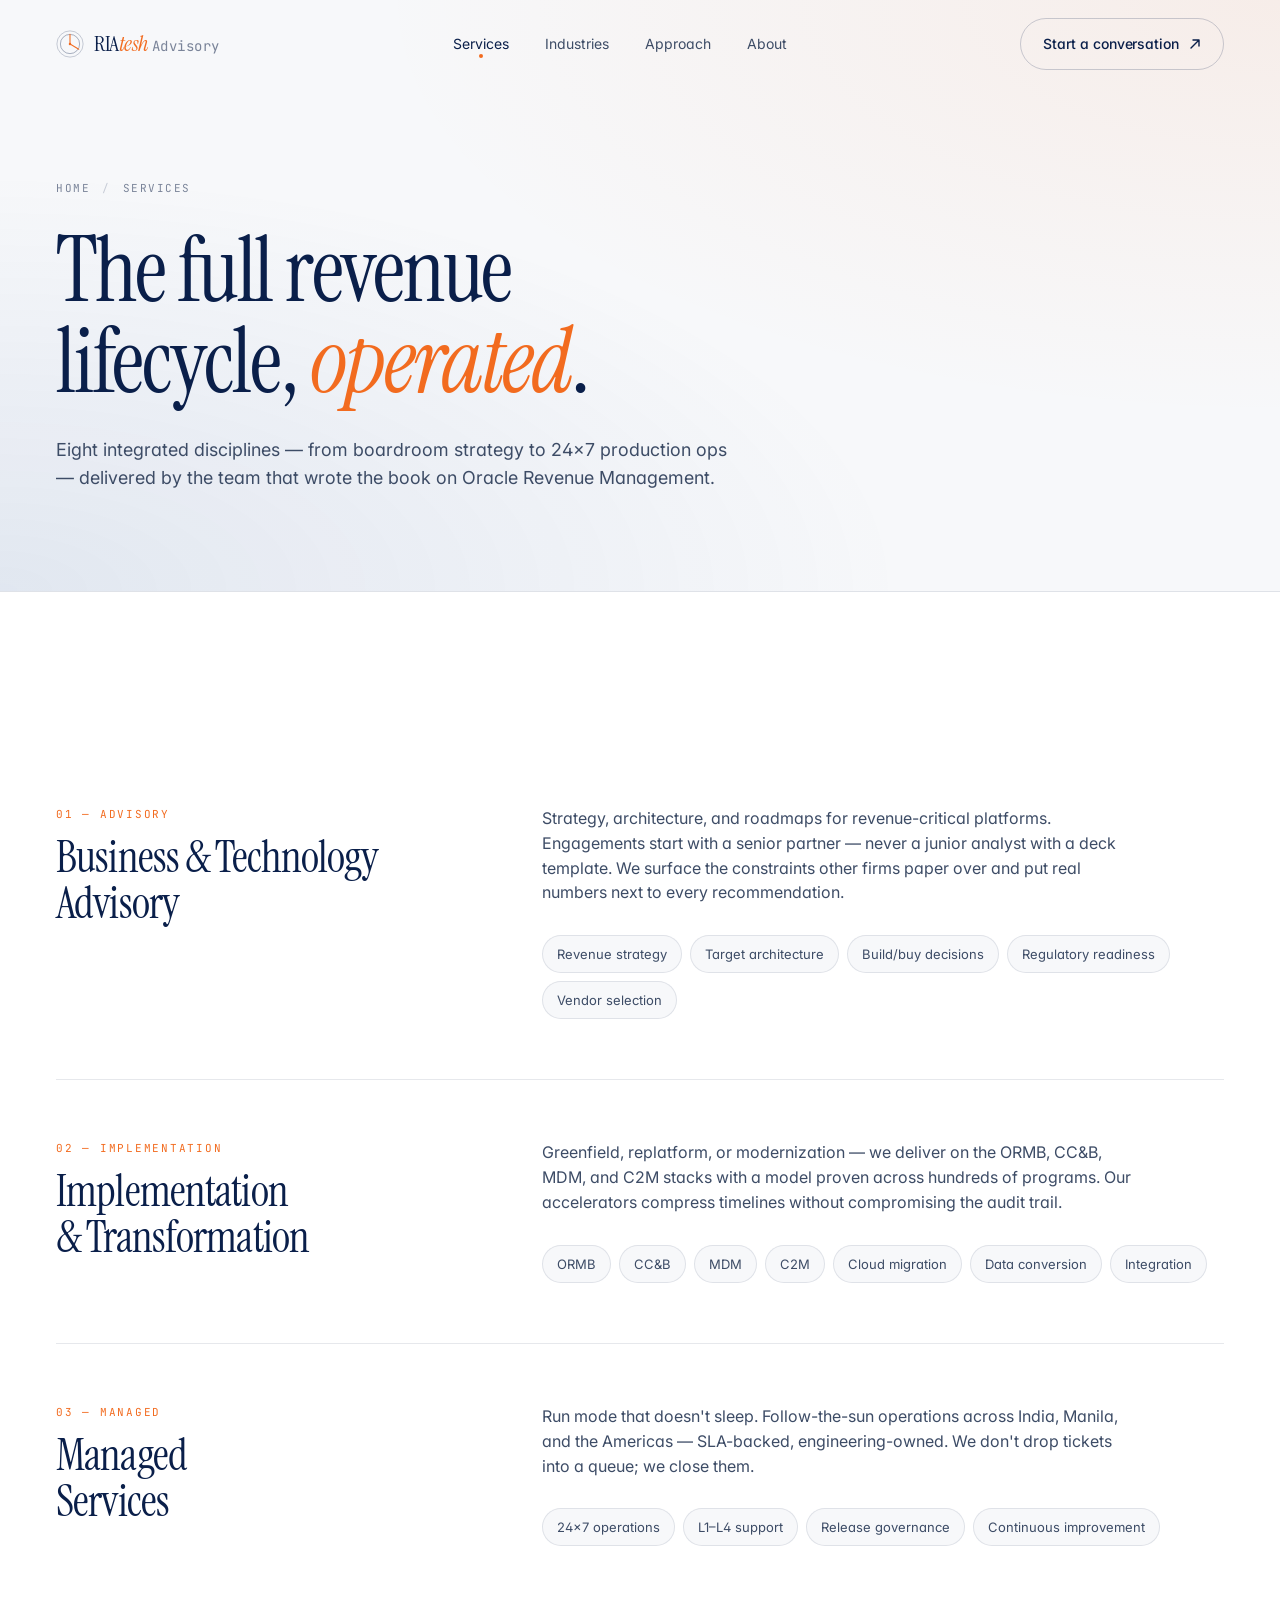
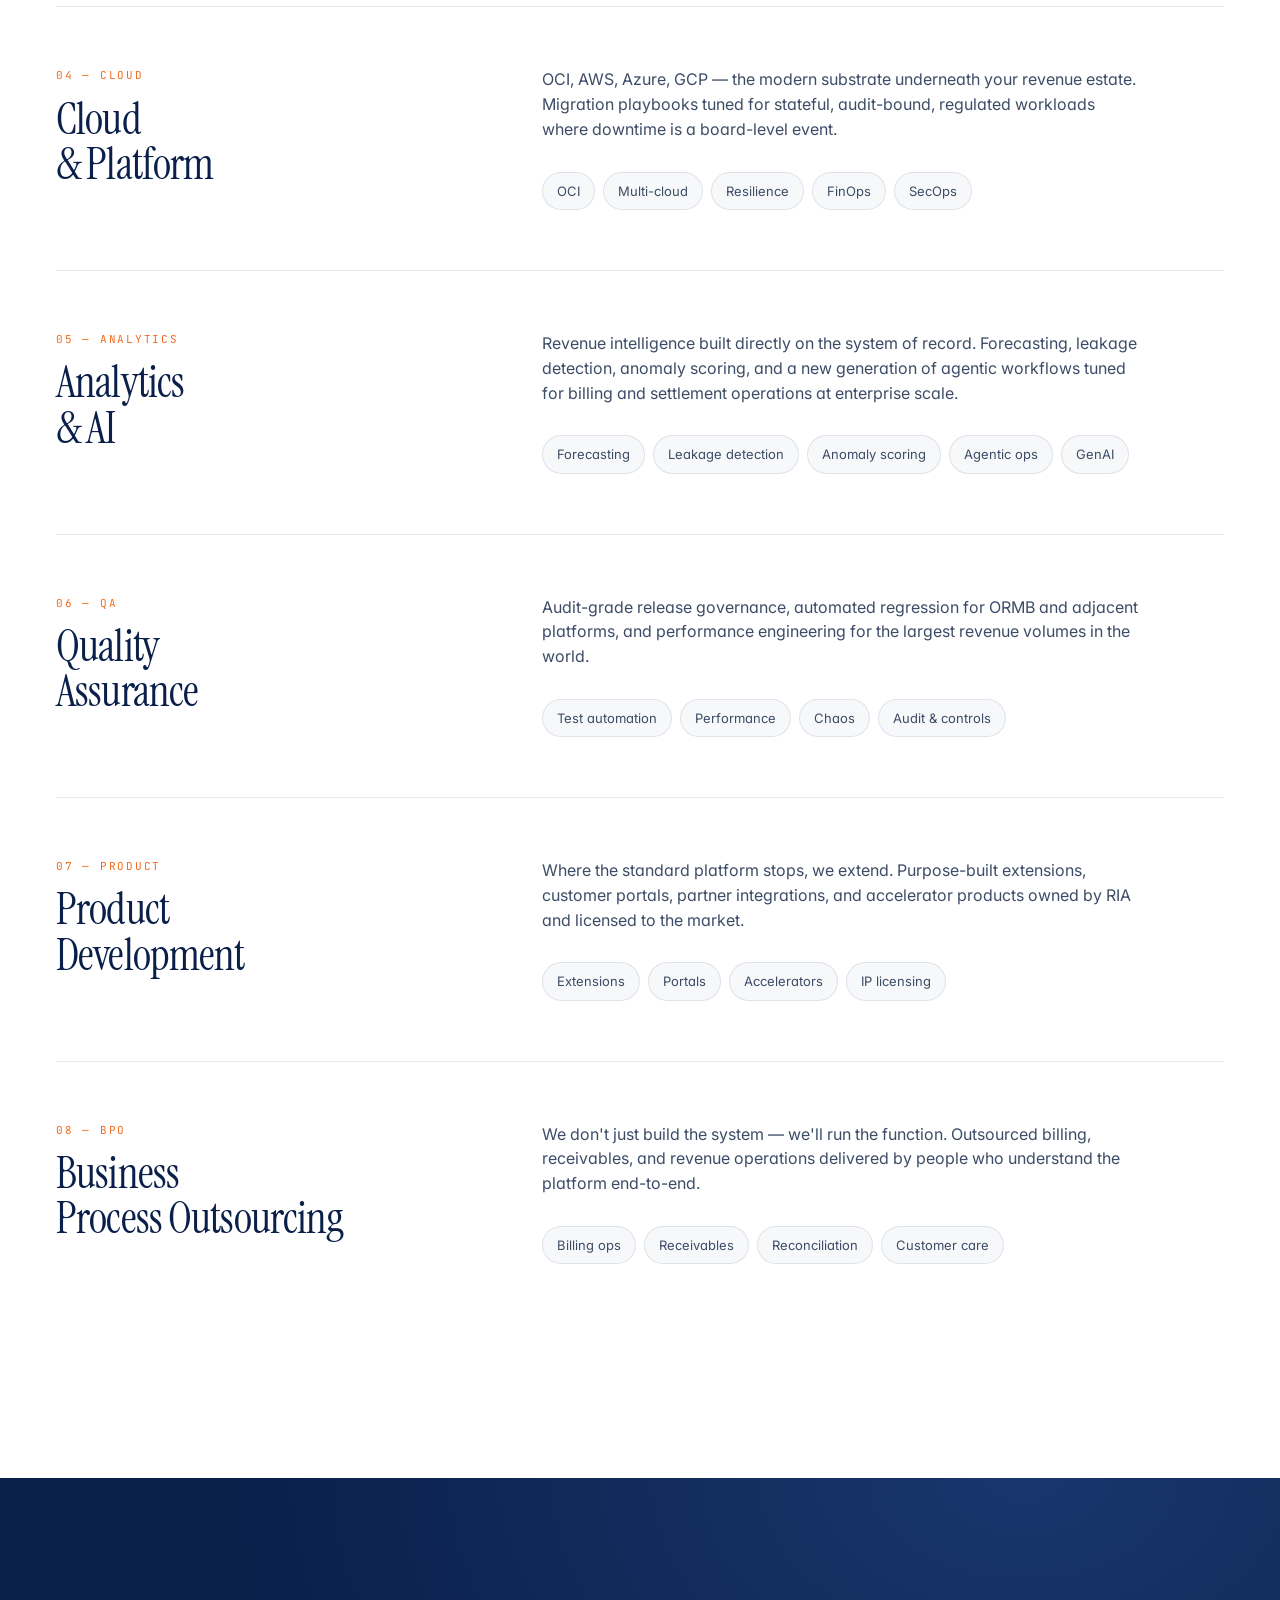
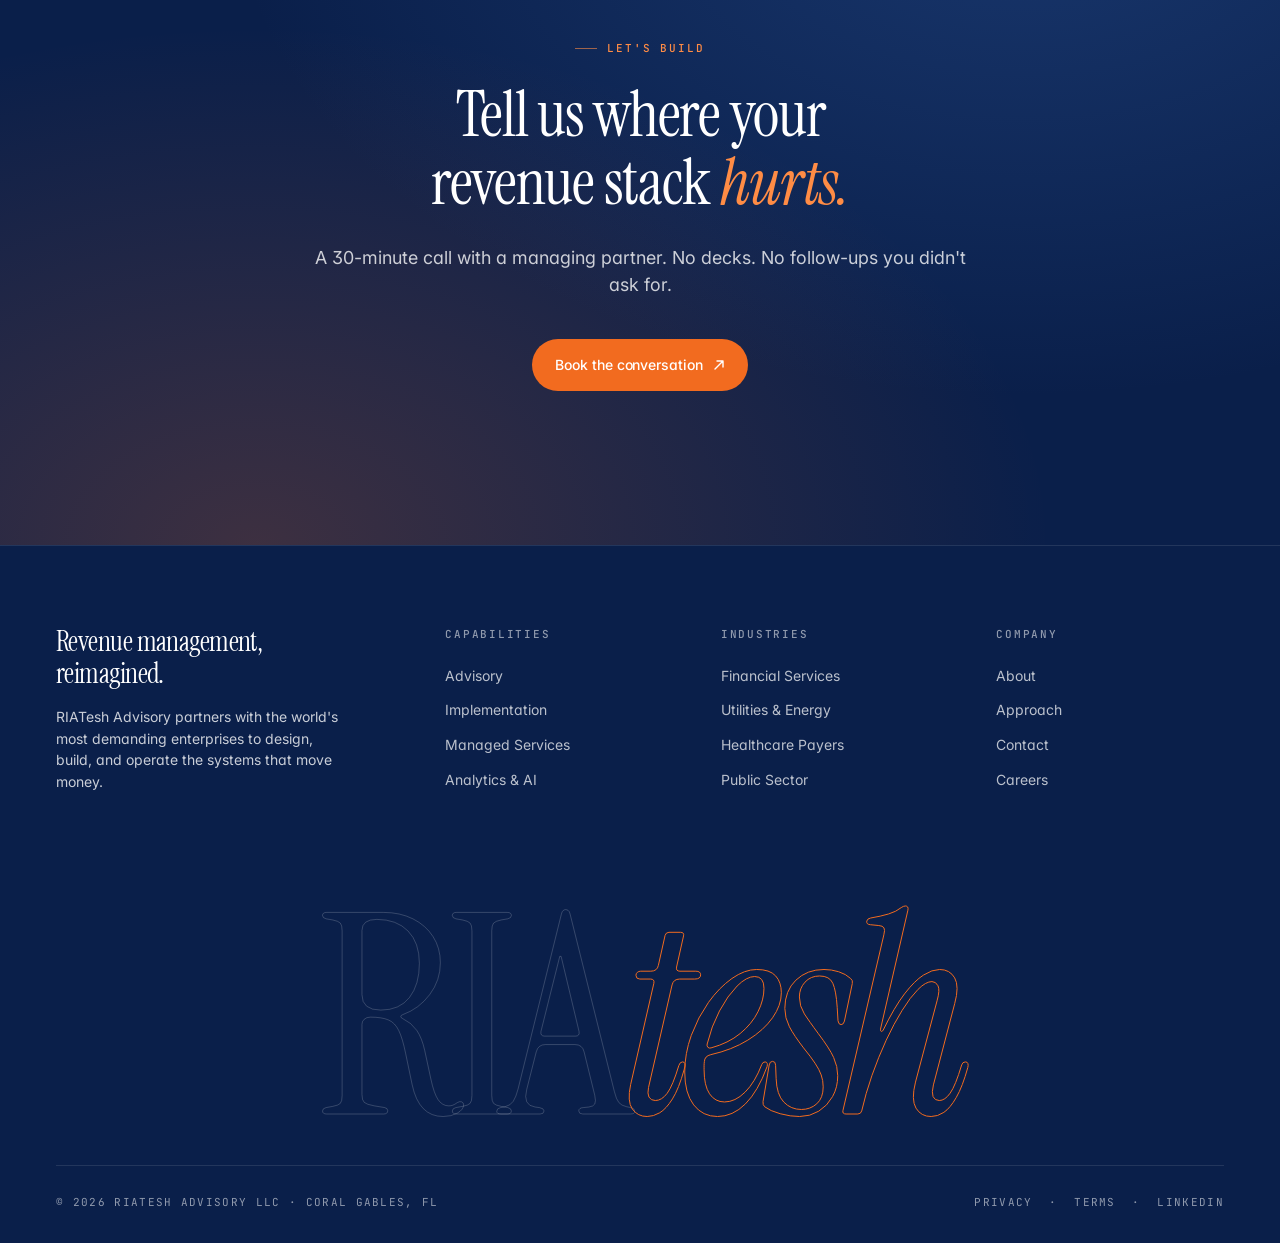
<file: demo-services.html>
<!doctype html>
<html lang="en">
<head>
  <meta charset="utf-8" />
  <meta name="viewport" content="width=device-width, initial-scale=1" />
  <title>Services — RIATesh Advisory</title>
  <meta name="description" content="Advisory, implementation, managed services, and analytics — the full revenue lifecycle, operated by the deepest bench of ORMB experts in the world." />
  <meta name="theme-color" content="#1B4E9E" />
  <link rel="preconnect" href="https://fonts.googleapis.com" />
  <link rel="preconnect" href="https://fonts.gstatic.com" crossorigin />
  <link href="https://fonts.googleapis.com/css2?family=Instrument+Serif:ital@0;1&family=Inter:wght@300;400;500;600&family=JetBrains+Mono:wght@400;500&display=swap" rel="stylesheet" />
  <link rel="icon" type="image/svg+xml" href="assets/img/logo.svg" />
  <style>
/* ============================================================
   RIA Advisory — Design System
   ============================================================ */

:root {
  /* RIATesh Advisory brand palette — official blue + orange on white */
  --bg: #FFFFFF;
  --bg-elev: #F7F8FA;
  --bg-soft: #EEF1F5;
  --bg-dark: #0A1F4A;          /* deep brand blue for contrast sections */
  --bg-dark-soft: #0F2A5F;

  --ink: #0A1F4A;              /* deep brand-blue for text */
  --ink-soft: #3D4C66;
  --ink-muted: #7A8499;
  --ink-on-dark: #FFFFFF;
  --ink-dark: #FFFFFF;         /* legacy alias — text color on dark surfaces */

  --line: rgba(10, 31, 74, 0.10);
  --line-strong: rgba(10, 31, 74, 0.20);
  --line-light: rgba(10, 31, 74, 0.10);
  --line-on-dark: rgba(255, 255, 255, 0.14);
  --line-on-dark-strong: rgba(255, 255, 255, 0.26);

  /* Brand accents */
  --blue: #1B4E9E;             /* RIA primary blue */
  --blue-soft: #3A6EBF;
  --blue-deep: #0B2B66;
  --orange: #F26B1F;           /* RIA accent orange */
  --orange-soft: #FF8C45;
  --orange-deep: #C84F00;

  /* Legacy gold aliases now mapped to brand orange so existing rules keep working */
  --gold: var(--orange);
  --gold-soft: var(--orange-soft);
  --gold-deep: var(--orange-deep);
  --rust: var(--orange-deep);

  /* Type */
  --font-serif: "Instrument Serif", "GT Sectra", "New York", Georgia, serif;
  --font-sans: "Inter", -apple-system, BlinkMacSystemFont, "Segoe UI", Helvetica, Arial, sans-serif;
  --font-mono: "JetBrains Mono", "SF Mono", ui-monospace, Menlo, Consolas, monospace;

  /* Layout */
  --maxw: 1280px;
  --gutter: clamp(20px, 5vw, 56px);
  --radius: 4px;
  --radius-lg: 14px;
  --radius-xl: 22px;

  /* Motion */
  --ease: cubic-bezier(0.22, 1, 0.36, 1);
  --ease-out: cubic-bezier(0.16, 1, 0.3, 1);
}

* { box-sizing: border-box; margin: 0; padding: 0; }
*::selection { background: var(--gold); color: var(--ink-dark); }

html { scroll-behavior: smooth; -webkit-text-size-adjust: 100%; }

body {
  font-family: var(--font-sans);
  background: var(--bg);
  color: var(--ink);
  font-size: 16px;
  line-height: 1.55;
  font-weight: 400;
  -webkit-font-smoothing: antialiased;
  -moz-osx-font-smoothing: grayscale;
  overflow-x: hidden;
  font-feature-settings: "ss01", "cv11";
}

p { color: var(--ink-soft); }

/* Helper: any section with .on-dark inverts ink-related vars within scope */
.on-dark {
  --bg: var(--bg-dark);
  --bg-elev: var(--bg-dark-soft);
  --bg-soft: var(--bg-dark-soft);
  --ink: var(--ink-on-dark);
  --ink-soft: rgba(255, 255, 255, 0.78);
  --ink-muted: rgba(255, 255, 255, 0.55);
  --line: var(--line-on-dark);
  --line-strong: var(--line-on-dark-strong);
  background: var(--bg-dark);
  color: var(--ink-on-dark);
}

img, svg { display: block; max-width: 100%; }
a { color: inherit; text-decoration: none; }
button { font: inherit; color: inherit; background: none; border: 0; cursor: pointer; }

/* ============================================================
   Typography
   ============================================================ */

.eyebrow {
  font-family: var(--font-mono);
  font-size: 11px;
  letter-spacing: 0.18em;
  text-transform: uppercase;
  color: var(--gold);
  font-weight: 500;
  display: inline-flex;
  align-items: center;
  gap: 10px;
}
.eyebrow::before {
  content: "";
  display: inline-block;
  width: 22px;
  height: 1px;
  background: var(--gold);
  opacity: 0.6;
}

.display {
  font-family: var(--font-serif);
  font-weight: 400;
  letter-spacing: -0.02em;
  line-height: 1.02;
  font-size: clamp(48px, 8vw, 112px);
}
.display em { font-style: italic; color: var(--gold-soft); }

h1, h2, h3, h4 { font-weight: 500; letter-spacing: -0.015em; line-height: 1.15; }

h2 {
  font-family: var(--font-serif);
  font-weight: 400;
  font-size: clamp(34px, 5vw, 64px);
  line-height: 1.05;
  letter-spacing: -0.02em;
}
h2 em { font-style: italic; color: var(--gold-soft); }

h3 {
  font-size: clamp(20px, 1.6vw, 24px);
  font-weight: 500;
  letter-spacing: -0.01em;
}

p { color: var(--ink-soft); }
.lead { font-size: clamp(17px, 1.4vw, 20px); line-height: 1.55; color: var(--ink-soft); max-width: 60ch; }

/* ============================================================
   Layout
   ============================================================ */

.container {
  width: 100%;
  max-width: var(--maxw);
  margin: 0 auto;
  padding: 0 var(--gutter);
}

section { position: relative; }

.section {
  padding: clamp(80px, 12vw, 160px) 0;
  position: relative;
}
.section-sm { padding: clamp(60px, 8vw, 100px) 0; }

.divider {
  height: 1px;
  background: var(--line);
  width: 100%;
}

/* ============================================================
   Buttons
   ============================================================ */

.btn {
  display: inline-flex;
  align-items: center;
  gap: 10px;
  padding: 14px 22px;
  border-radius: 999px;
  font-size: 14px;
  font-weight: 500;
  letter-spacing: -0.005em;
  transition: all 0.4s var(--ease);
  white-space: nowrap;
  border: 1px solid transparent;
}

.btn-primary {
  background: var(--blue);
  color: #fff;
}
.btn-primary:hover { background: var(--blue-deep); transform: translateY(-1px); }

.btn-ghost {
  border-color: var(--line-strong);
  color: var(--ink);
}
.btn-ghost:hover { border-color: var(--ink); background: rgba(10,31,74,0.04); }

.on-dark .btn-ghost:hover { background: rgba(255,255,255,0.06); }

/* Primary CTA — brand orange */
.btn-gold {
  background: var(--orange);
  color: #fff;
}
.btn-gold:hover { background: var(--orange-deep); transform: translateY(-1px); color: #fff; }

.btn .arrow { transition: transform 0.4s var(--ease); }
.btn:hover .arrow { transform: translate(3px, -3px); }

.btn-link {
  display: inline-flex;
  align-items: center;
  gap: 10px;
  font-size: 14px;
  font-weight: 500;
  color: var(--ink);
  padding-bottom: 4px;
  border-bottom: 1px solid var(--line-strong);
  transition: all 0.3s var(--ease);
}
.btn-link:hover { border-color: var(--gold); color: var(--gold); }
.btn-link .arrow { transition: transform 0.3s var(--ease); }
.btn-link:hover .arrow { transform: translate(3px, -3px); }

/* ============================================================
   Navigation
   ============================================================ */

.nav {
  position: fixed;
  top: 0; left: 0; right: 0;
  z-index: 100;
  padding: 18px 0;
  transition: all 0.4s var(--ease);
}
.nav::before {
  content: "";
  position: absolute;
  inset: 0;
  background: rgba(11, 13, 18, 0.0);
  backdrop-filter: blur(0);
  -webkit-backdrop-filter: blur(0);
  transition: all 0.4s var(--ease);
  border-bottom: 1px solid transparent;
}
.nav.is-scrolled::before {
  background: rgba(255, 255, 255, 0.78);
  backdrop-filter: blur(20px) saturate(180%);
  -webkit-backdrop-filter: blur(20px) saturate(180%);
  border-bottom-color: var(--line);
}
.nav.is-scrolled { padding: 14px 0; }

.nav-inner {
  position: relative;
  display: flex;
  align-items: center;
  justify-content: space-between;
  gap: 32px;
}

.logo {
  display: inline-flex;
  align-items: center;
  gap: 10px;
  font-family: var(--font-serif);
  font-size: 22px;
  letter-spacing: -0.02em;
  color: var(--ink);
}
.logo-mark {
  width: 28px; height: 28px;
  display: grid;
  place-items: center;
}
.logo-mark svg { width: 100%; height: 100%; }
.logo-text { font-weight: 400; }
.logo-text em { font-style: italic; color: var(--gold); }

.nav-links {
  display: flex;
  align-items: center;
  gap: 36px;
  list-style: none;
}
.nav-links a {
  font-size: 14px;
  color: var(--ink-soft);
  transition: color 0.3s var(--ease);
  position: relative;
}
.nav-links a:hover { color: var(--ink); }
.nav-links a.is-active { color: var(--ink); }
.nav-links a.is-active::after {
  content: "";
  position: absolute;
  bottom: -6px;
  left: 50%;
  transform: translateX(-50%);
  width: 4px; height: 4px;
  border-radius: 50%;
  background: var(--gold);
}

.nav-cta { display: flex; align-items: center; gap: 12px; }

.menu-toggle {
  display: none;
  width: 40px;
  height: 40px;
  align-items: center;
  justify-content: center;
  border: 1px solid var(--line-strong);
  border-radius: 999px;
}
.menu-toggle span {
  display: block;
  width: 16px;
  height: 1px;
  background: var(--ink);
  position: relative;
}
.menu-toggle span::before, .menu-toggle span::after {
  content: "";
  position: absolute;
  left: 0;
  width: 16px;
  height: 1px;
  background: var(--ink);
}
.menu-toggle span::before { top: -5px; }
.menu-toggle span::after { top: 5px; }

@media (max-width: 880px) {
  .nav-links { display: none; }
  .menu-toggle { display: inline-flex; }
  .nav-cta .btn { display: none; }
}

/* Mobile menu drawer */
.mobile-menu {
  position: fixed;
  inset: 0;
  background: var(--bg);
  z-index: 99;
  padding: 100px var(--gutter) 40px;
  opacity: 0;
  visibility: hidden;
  transition: all 0.5s var(--ease);
}
.mobile-menu.is-open { opacity: 1; visibility: visible; }
.mobile-menu ul { list-style: none; display: flex; flex-direction: column; gap: 8px; }
.mobile-menu a {
  display: block;
  padding: 18px 0;
  font-family: var(--font-serif);
  font-size: 36px;
  letter-spacing: -0.02em;
  border-bottom: 1px solid var(--line);
}

/* ============================================================
   Hero
   ============================================================ */

.hero {
  position: relative;
  padding-top: clamp(140px, 18vh, 200px);
  padding-bottom: clamp(80px, 12vw, 140px);
  min-height: 100vh;
  display: flex;
  align-items: center;
  overflow: hidden;
}

.hero-bg {
  position: absolute;
  inset: 0;
  z-index: 0;
  overflow: hidden;
  pointer-events: none;
}
.hero-bg::before {
  content: "";
  position: absolute;
  top: -10%;
  right: -10%;
  width: 60%;
  height: 80%;
  background: radial-gradient(ellipse at center, rgba(242, 107, 31, 0.10), transparent 60%);
  filter: blur(60px);
}
.hero-bg::after {
  content: "";
  position: absolute;
  bottom: -20%;
  left: -10%;
  width: 60%;
  height: 70%;
  background: radial-gradient(ellipse at center, rgba(27, 78, 158, 0.10), transparent 60%);
  filter: blur(60px);
}

.grid-overlay {
  position: absolute;
  inset: 0;
  background-image:
    linear-gradient(var(--line) 1px, transparent 1px),
    linear-gradient(90deg, var(--line) 1px, transparent 1px);
  background-size: 80px 80px;
  mask-image: radial-gradient(ellipse at 50% 40%, black 20%, transparent 75%);
  -webkit-mask-image: radial-gradient(ellipse at 50% 40%, black 20%, transparent 75%);
  pointer-events: none;
  opacity: 0.5;
}

.hero-content {
  position: relative;
  z-index: 2;
  display: grid;
  grid-template-columns: 1.4fr 1fr;
  gap: 80px;
  align-items: end;
  width: 100%;
}

@media (max-width: 920px) {
  .hero-content { grid-template-columns: 1fr; gap: 48px; }
}

.hero-headline { max-width: 900px; }
.hero-headline .eyebrow { margin-bottom: 28px; }
.hero-headline .display { margin-bottom: 36px; }
.hero-headline .lead { margin-bottom: 40px; max-width: 56ch; }

.hero-actions { display: flex; gap: 14px; flex-wrap: wrap; }

.hero-side {
  border-left: 1px solid var(--line);
  padding-left: 32px;
  display: flex;
  flex-direction: column;
  gap: 28px;
  align-self: end;
}
@media (max-width: 920px) {
  .hero-side { border-left: 0; padding-left: 0; border-top: 1px solid var(--line); padding-top: 32px; }
}
.hero-stat .num {
  font-family: var(--font-serif);
  font-size: 56px;
  line-height: 1;
  letter-spacing: -0.02em;
  color: var(--ink);
}
.hero-stat .num em { font-style: italic; color: var(--gold-soft); }
.hero-stat .label {
  margin-top: 8px;
  font-family: var(--font-mono);
  font-size: 11px;
  letter-spacing: 0.14em;
  text-transform: uppercase;
  color: var(--ink-muted);
}

/* Scroll indicator */
.scroll-indicator {
  position: absolute;
  bottom: 36px;
  left: 50%;
  transform: translateX(-50%);
  display: flex;
  flex-direction: column;
  align-items: center;
  gap: 12px;
  color: var(--ink-muted);
  font-family: var(--font-mono);
  font-size: 10px;
  letter-spacing: 0.2em;
  text-transform: uppercase;
  z-index: 2;
}
.scroll-indicator .line {
  width: 1px;
  height: 40px;
  background: linear-gradient(to bottom, transparent, var(--gold));
  animation: scroll-pulse 2.4s infinite var(--ease);
}
@keyframes scroll-pulse {
  0%, 100% { transform: scaleY(0.4); transform-origin: top; opacity: 0.4; }
  50% { transform: scaleY(1); opacity: 1; }
}

/* ============================================================
   Marquee / Client strip
   ============================================================ */

.marquee {
  padding: 32px 0;
  border-top: 1px solid var(--line);
  border-bottom: 1px solid var(--line);
  background: var(--bg-elev);
  overflow: hidden;
  position: relative;
}
.marquee-label {
  position: absolute;
  left: var(--gutter);
  top: 50%;
  transform: translateY(-50%);
  background: var(--bg);
  padding-right: 28px;
  font-family: var(--font-mono);
  font-size: 11px;
  letter-spacing: 0.18em;
  text-transform: uppercase;
  color: var(--ink-muted);
  z-index: 2;
}
.marquee-label::after {
  content: "";
  position: absolute;
  left: 100%;
  top: 50%;
  transform: translateY(-50%);
  width: 80px;
  height: 100%;
  background: linear-gradient(to right, var(--bg-elev), transparent);
}
.marquee-track {
  display: flex;
  width: max-content;
  animation: marquee 50s linear infinite;
  gap: 80px;
  padding-left: 360px;
  align-items: center;
}
.marquee-item {
  font-family: var(--font-serif);
  font-size: 26px;
  letter-spacing: -0.01em;
  color: var(--ink-muted);
  white-space: nowrap;
  display: flex;
  align-items: center;
  gap: 80px;
  transition: color 0.3s var(--ease);
}
.marquee-item:hover { color: var(--ink); }
.marquee-item::after {
  content: "✦";
  font-size: 8px;
  color: var(--gold);
  opacity: 0.6;
}
@keyframes marquee {
  to { transform: translateX(-50%); }
}

/* ============================================================
   Capabilities — bento grid
   ============================================================ */

.section-head {
  display: grid;
  grid-template-columns: 1fr 1fr;
  gap: 80px;
  margin-bottom: 80px;
  align-items: end;
}
@media (max-width: 880px) {
  .section-head { grid-template-columns: 1fr; gap: 24px; margin-bottom: 48px; }
}
.section-head .eyebrow { margin-bottom: 24px; }
.section-head .lead { max-width: 52ch; }

.bento {
  display: grid;
  grid-template-columns: repeat(12, 1fr);
  gap: 16px;
}

.bento-card {
  background: var(--bg-elev);
  border: 1px solid var(--line);
  border-radius: var(--radius-lg);
  padding: 32px;
  position: relative;
  overflow: hidden;
  transition: all 0.5s var(--ease);
  min-height: 280px;
  display: flex;
  flex-direction: column;
  justify-content: space-between;
  gap: 24px;
}
.bento-card:hover {
  border-color: var(--blue);
  background: var(--bg);
  transform: translateY(-2px);
  box-shadow: 0 12px 40px -16px rgba(10, 31, 74, 0.18);
}
.bento-card .num {
  font-family: var(--font-mono);
  font-size: 11px;
  letter-spacing: 0.16em;
  color: var(--ink-muted);
}
.bento-card h3 {
  font-family: var(--font-serif);
  font-size: clamp(24px, 2vw, 32px);
  font-weight: 400;
  letter-spacing: -0.015em;
  line-height: 1.1;
}
.bento-card p { font-size: 14px; line-height: 1.6; }
.bento-card .tags {
  display: flex;
  gap: 8px;
  flex-wrap: wrap;
}
.bento-card .tag {
  font-family: var(--font-mono);
  font-size: 10px;
  letter-spacing: 0.1em;
  text-transform: uppercase;
  color: var(--ink-muted);
  padding: 5px 10px;
  border: 1px solid var(--line);
  border-radius: 999px;
}

.bento-card.span-4 { grid-column: span 4; }
.bento-card.span-5 { grid-column: span 5; }
.bento-card.span-6 { grid-column: span 6; }
.bento-card.span-7 { grid-column: span 7; }
.bento-card.span-8 { grid-column: span 8; }
.bento-card.span-12 { grid-column: span 12; }

.bento-card.feature {
  background:
    linear-gradient(135deg, var(--blue) 0%, var(--blue-deep) 100%);
  color: var(--ink-on-dark);
  border-color: transparent;
}
.bento-card.feature .num,
.bento-card.feature p { color: rgba(255,255,255,0.78); }
.bento-card.feature h3 { color: #fff; }
.bento-card.feature .glyph {
  background: rgba(255,255,255,0.12);
  border-color: rgba(255,255,255,0.24);
  color: var(--orange-soft);
}
.bento-card.feature .tag {
  color: rgba(255,255,255,0.78);
  border-color: rgba(255,255,255,0.24);
}
.bento-card.feature:hover { box-shadow: 0 16px 50px -16px rgba(11, 43, 102, 0.5); }
.bento-card.feature h3 { font-size: clamp(28px, 3vw, 44px); }

@media (max-width: 880px) {
  .bento { grid-template-columns: 1fr; }
  .bento-card { grid-column: span 1 !important; min-height: 220px; }
}

/* glyph */
.glyph {
  width: 48px;
  height: 48px;
  border-radius: 12px;
  display: grid;
  place-items: center;
  background: rgba(242, 107, 31, 0.08);
  border: 1px solid rgba(242, 107, 31, 0.2);
  color: var(--orange);
}

/* ============================================================
   Industries
   ============================================================ */

/* Dark blue contrast section */
.industries {
  background: var(--bg-dark);
  color: var(--ink-on-dark);
  --bg: var(--bg-dark);
  --bg-elev: var(--bg-dark-soft);
  --ink: var(--ink-on-dark);
  --ink-soft: rgba(255,255,255,0.75);
  --ink-muted: rgba(255,255,255,0.5);
  --line: rgba(255,255,255,0.12);
  --line-strong: rgba(255,255,255,0.24);
  --line-light: rgba(255,255,255,0.12);
}
.industries .eyebrow { color: var(--orange-soft); }
.industries .eyebrow::before { background: var(--orange-soft); }
.industries p { color: rgba(255,255,255,0.75); }
.industries h2 em { color: var(--orange-soft); }

.industry-list {
  border-top: 1px solid var(--line-light);
}
.industry-row {
  display: grid;
  grid-template-columns: 80px 1fr 2fr 60px;
  gap: 40px;
  align-items: center;
  padding: 36px 0;
  border-bottom: 1px solid var(--line-light);
  cursor: pointer;
  transition: all 0.5s var(--ease);
  position: relative;
}
.industry-row::before {
  content: "";
  position: absolute;
  left: -24px;
  right: -24px;
  top: 0;
  bottom: 0;
  background: rgba(255,255,255,0.04);
  border-radius: var(--radius-lg);
  opacity: 0;
  transition: opacity 0.4s var(--ease);
  z-index: -1;
}
.industry-row:hover::before { opacity: 1; }
.industry-row:hover .industry-name { color: var(--orange-soft); }
.industry-row:hover .arrow-circle { background: var(--orange); color: #fff; border-color: var(--orange); }

.industry-num {
  font-family: var(--font-mono);
  font-size: 12px;
  color: rgba(255,255,255,0.45);
  letter-spacing: 0.1em;
}
.industry-name {
  font-family: var(--font-serif);
  font-size: clamp(28px, 3.4vw, 48px);
  letter-spacing: -0.02em;
  line-height: 1;
  transition: color 0.4s var(--ease);
  color: #fff;
}
.industry-desc { color: rgba(255,255,255,0.62); font-size: 15px; }
.arrow-circle {
  width: 44px;
  height: 44px;
  border-radius: 50%;
  border: 1px solid var(--line-light);
  display: grid;
  place-items: center;
  justify-self: end;
  transition: all 0.4s var(--ease);
}
.arrow-circle svg { width: 14px; height: 14px; transition: transform 0.4s var(--ease); }
.industry-row:hover .arrow-circle svg { transform: translate(2px, -2px); }

@media (max-width: 720px) {
  .industry-row { grid-template-columns: 40px 1fr 44px; gap: 16px; }
  .industry-desc { display: none; }
}

/* ============================================================
   Stats block
   ============================================================ */

.stats {
  display: grid;
  grid-template-columns: repeat(4, 1fr);
  gap: 0;
  border-top: 1px solid var(--line);
  border-bottom: 1px solid var(--line);
}
.stat {
  padding: 56px 32px;
  border-right: 1px solid var(--line);
  display: flex;
  flex-direction: column;
  gap: 14px;
}
.stat:last-child { border-right: 0; }
.stat .v {
  font-family: var(--font-serif);
  font-size: clamp(48px, 5vw, 72px);
  line-height: 1;
  letter-spacing: -0.025em;
  color: var(--ink);
}
.stat .v em { font-style: italic; color: var(--gold-soft); }
.stat .l {
  font-family: var(--font-mono);
  font-size: 11px;
  letter-spacing: 0.16em;
  text-transform: uppercase;
  color: var(--ink-muted);
}
.stat .d { color: var(--ink-soft); font-size: 14px; line-height: 1.5; }

@media (max-width: 880px) {
  .stats { grid-template-columns: 1fr 1fr; }
  .stat { border-right: 0; border-bottom: 1px solid var(--line); padding: 36px 24px; }
  .stat:nth-child(odd) { border-right: 1px solid var(--line); }
  .stat:nth-last-child(-n+2) { border-bottom: 0; }
}

/* ============================================================
   Approach / process
   ============================================================ */

.approach-grid {
  display: grid;
  grid-template-columns: repeat(3, 1fr);
  gap: 24px;
}
@media (max-width: 880px) {
  .approach-grid { grid-template-columns: 1fr; }
}

.approach-card {
  position: relative;
  padding: 40px 32px;
  border: 1px solid var(--line);
  border-radius: var(--radius-lg);
  background: var(--bg-elev);
  display: flex;
  flex-direction: column;
  gap: 20px;
  transition: all 0.5s var(--ease);
  overflow: hidden;
  min-height: 380px;
}
.approach-card::after {
  content: "";
  position: absolute;
  top: 0; left: 0; right: 0;
  height: 1px;
  background: linear-gradient(to right, transparent, var(--gold), transparent);
  opacity: 0;
  transition: opacity 0.5s var(--ease);
}
.approach-card:hover::after { opacity: 1; }
.approach-card:hover { transform: translateY(-4px); border-color: var(--line-strong); }
.approach-card .num {
  font-family: var(--font-serif);
  font-size: 80px;
  line-height: 1;
  color: var(--gold-soft);
  font-style: italic;
  opacity: 0.5;
}
.approach-card h3 {
  font-family: var(--font-serif);
  font-size: 32px;
  font-weight: 400;
  letter-spacing: -0.02em;
}
.approach-card p { font-size: 15px; line-height: 1.6; flex: 1; }
.approach-card .keys {
  list-style: none;
  display: flex;
  flex-direction: column;
  gap: 8px;
  margin-top: 8px;
  padding-top: 20px;
  border-top: 1px solid var(--line);
}
.approach-card .keys li {
  font-family: var(--font-mono);
  font-size: 11px;
  letter-spacing: 0.08em;
  text-transform: uppercase;
  color: var(--ink-muted);
  display: flex;
  align-items: center;
  gap: 10px;
}
.approach-card .keys li::before {
  content: "→";
  color: var(--gold);
}

/* ============================================================
   Quote / Testimonial
   ============================================================ */

.quote-section {
  background:
    radial-gradient(circle at 80% 50%, rgba(242,107,31,0.06), transparent 60%),
    var(--bg-elev);
  border-top: 1px solid var(--line);
  border-bottom: 1px solid var(--line);
}

.quote {
  max-width: 1000px;
  margin: 0 auto;
  text-align: center;
}
.quote-mark {
  font-family: var(--font-serif);
  font-size: 120px;
  line-height: 0.5;
  color: var(--orange);
  font-style: italic;
  margin-bottom: 20px;
}
.quote blockquote {
  font-family: var(--font-serif);
  font-size: clamp(28px, 3.4vw, 48px);
  font-weight: 400;
  line-height: 1.2;
  letter-spacing: -0.015em;
  color: var(--ink);
}
.quote blockquote em { font-style: italic; color: var(--blue); }
.quote-cite {
  margin-top: 40px;
  font-family: var(--font-mono);
  font-size: 12px;
  letter-spacing: 0.16em;
  text-transform: uppercase;
  color: var(--ink-muted);
}
.quote-cite strong { color: var(--ink); font-weight: 500; }

/* ============================================================
   Case studies
   ============================================================ */

.cases {
  display: grid;
  grid-template-columns: repeat(3, 1fr);
  gap: 20px;
}
@media (max-width: 980px) {
  .cases { grid-template-columns: 1fr 1fr; }
}
@media (max-width: 640px) {
  .cases { grid-template-columns: 1fr; }
}

.case {
  border: 1px solid var(--line);
  border-radius: var(--radius-lg);
  overflow: hidden;
  background: var(--bg-elev);
  transition: all 0.5s var(--ease);
  display: flex;
  flex-direction: column;
}
.case:hover {
  transform: translateY(-4px);
  border-color: var(--line-strong);
}
.case-visual {
  aspect-ratio: 16/10;
  position: relative;
  overflow: hidden;
  background: linear-gradient(135deg, var(--bg-elev) 0%, var(--bg-soft) 100%);
  display: grid;
  place-items: center;
}
.case-visual svg { width: 60%; height: 60%; opacity: 0.85; transition: transform 0.6s var(--ease); }
.case:hover .case-visual svg { transform: scale(1.05); }
.case-visual .tag {
  position: absolute;
  top: 14px;
  left: 14px;
  font-family: var(--font-mono);
  font-size: 10px;
  letter-spacing: 0.14em;
  text-transform: uppercase;
  background: rgba(255,255,255,0.92);
  backdrop-filter: blur(8px);
  border: 1px solid var(--line);
  padding: 6px 10px;
  border-radius: 999px;
  color: var(--blue);
}
.case-body { padding: 28px; display: flex; flex-direction: column; gap: 14px; flex: 1; }
.case-body h3 { font-family: var(--font-serif); font-weight: 400; font-size: 24px; letter-spacing: -0.01em; }
.case-body p { font-size: 14px; flex: 1; }
.case-meta {
  display: flex;
  gap: 18px;
  padding-top: 18px;
  margin-top: 6px;
  border-top: 1px solid var(--line);
}
.case-meta .metric { display: flex; flex-direction: column; gap: 2px; }
.case-meta .metric .v {
  font-family: var(--font-serif);
  font-size: 22px;
  line-height: 1;
  color: var(--gold-soft);
}
.case-meta .metric .l {
  font-family: var(--font-mono);
  font-size: 9px;
  letter-spacing: 0.14em;
  text-transform: uppercase;
  color: var(--ink-muted);
}

/* ============================================================
   Global presence
   ============================================================ */

.globe-section {
  display: grid;
  grid-template-columns: 1fr 1.2fr;
  gap: 80px;
  align-items: center;
}
@media (max-width: 880px) {
  .globe-section { grid-template-columns: 1fr; gap: 48px; }
}

.locations {
  list-style: none;
  display: grid;
  grid-template-columns: 1fr 1fr;
  gap: 0;
  border-top: 1px solid var(--line);
}
.locations li {
  padding: 22px 0;
  border-bottom: 1px solid var(--line);
  display: flex;
  align-items: center;
  gap: 14px;
  font-family: var(--font-mono);
  font-size: 13px;
  letter-spacing: 0.06em;
  color: var(--ink-soft);
}
.locations li::before {
  content: "";
  width: 6px; height: 6px; border-radius: 50%;
  background: var(--orange);
  box-shadow: 0 0 12px rgba(242,107,31,0.55);
  flex-shrink: 0;
}
.locations li .country {
  margin-left: auto;
  color: var(--ink-muted);
  font-size: 11px;
}

.globe-visual {
  aspect-ratio: 1;
  position: relative;
  border-radius: 50%;
  background:
    radial-gradient(circle at 30% 30%, rgba(242,107,31,0.10), transparent 50%),
    radial-gradient(circle at 70% 70%, rgba(27,78,158,0.10), transparent 60%),
    var(--bg-elev);
  border: 1px solid var(--line-strong);
  overflow: hidden;
  display: grid;
  place-items: center;
}
.globe-visual::before {
  content: "";
  position: absolute;
  inset: 0;
  background-image:
    radial-gradient(circle at 1px 1px, rgba(10,31,74,0.12) 1px, transparent 0);
  background-size: 14px 14px;
  mask-image: radial-gradient(circle at center, black 30%, transparent 75%);
  -webkit-mask-image: radial-gradient(circle at center, black 30%, transparent 75%);
}
.globe-visual svg { position: relative; z-index: 2; width: 70%; height: 70%; }
.globe-orbit {
  position: absolute;
  border-radius: 50%;
  border: 1px dashed var(--line);
  animation: orbit 30s linear infinite;
}
.globe-orbit.o1 { inset: 8%; }
.globe-orbit.o2 { inset: 20%; animation-duration: 45s; animation-direction: reverse; }
@keyframes orbit { to { transform: rotate(360deg); } }

/* ============================================================
   CTA
   ============================================================ */

.cta-section {
  padding: clamp(80px, 12vw, 160px) 0;
  position: relative;
  overflow: hidden;
  background: var(--bg-dark);
  color: var(--ink-on-dark);
  --ink: var(--ink-on-dark);
  --ink-soft: rgba(255,255,255,0.78);
  --ink-muted: rgba(255,255,255,0.55);
  --line-strong: rgba(255,255,255,0.24);
}
.cta-section .eyebrow { color: var(--orange-soft); }
.cta-section .eyebrow::before { background: var(--orange-soft); }
.cta-section h2 em { color: var(--orange-soft); }
.cta-section p { color: rgba(255,255,255,0.78); }
.cta-section .btn-ghost { color: #fff; border-color: rgba(255,255,255,0.30); }
.cta-section .btn-ghost:hover { background: rgba(255,255,255,0.08); border-color: rgba(255,255,255,0.6); }
.cta-section::before {
  content: "";
  position: absolute;
  inset: 0;
  background:
    radial-gradient(ellipse at 20% 100%, rgba(242,107,31,0.22), transparent 55%),
    radial-gradient(ellipse at 80% 0%, rgba(58,110,191,0.30), transparent 55%);
  pointer-events: none;
}
.cta-inner {
  position: relative;
  text-align: center;
  max-width: 900px;
  margin: 0 auto;
}
.cta-inner h2 { margin: 24px 0 28px; }
.cta-inner .lead { margin: 0 auto 40px; }
.cta-actions { display: inline-flex; gap: 14px; flex-wrap: wrap; justify-content: center; }

/* ============================================================
   Footer
   ============================================================ */

.footer {
  border-top: 1px solid rgba(255,255,255,0.10);
  padding-top: 80px;
  padding-bottom: 32px;
  background: var(--bg-dark);
  color: var(--ink-on-dark);
  position: relative;
  --ink: var(--ink-on-dark);
  --ink-soft: rgba(255,255,255,0.78);
  --ink-muted: rgba(255,255,255,0.55);
  --line: rgba(255,255,255,0.10);
  --line-strong: rgba(255,255,255,0.24);
}
.footer h4, .footer h5 { color: #fff; }
.footer .footer-col a { color: rgba(255,255,255,0.72); }
.footer .footer-col a:hover { color: var(--orange-soft); }
.footer .footer-bottom a { color: rgba(255,255,255,0.55); }
.footer .footer-bottom a:hover { color: #fff; }

.footer-top {
  display: grid;
  grid-template-columns: 1.5fr 1fr 1fr 1fr;
  gap: 48px;
  padding-bottom: 60px;
}
@media (max-width: 880px) {
  .footer-top { grid-template-columns: 1fr 1fr; gap: 32px; }
}

.footer-brand h4 {
  font-family: var(--font-serif);
  font-weight: 400;
  font-size: 28px;
  letter-spacing: -0.02em;
  margin-bottom: 16px;
  max-width: 16ch;
}
.footer-brand p { font-size: 14px; max-width: 32ch; }

.footer-col h5 {
  font-family: var(--font-mono);
  font-size: 11px;
  letter-spacing: 0.16em;
  text-transform: uppercase;
  color: var(--ink-muted);
  margin-bottom: 20px;
  font-weight: 500;
}
.footer-col ul { list-style: none; display: flex; flex-direction: column; gap: 10px; }
.footer-col a {
  font-size: 14px;
  color: var(--ink-soft);
  transition: color 0.3s var(--ease);
}
.footer-col a:hover { color: var(--gold); }

.footer-bottom {
  padding-top: 28px;
  border-top: 1px solid var(--line);
  display: flex;
  justify-content: space-between;
  align-items: center;
  gap: 16px;
  flex-wrap: wrap;
  font-family: var(--font-mono);
  font-size: 11px;
  letter-spacing: 0.12em;
  text-transform: uppercase;
  color: var(--ink-muted);
}
.footer-bottom a { color: var(--ink-muted); }
.footer-bottom a:hover { color: var(--ink); }

.brand-mark-lg {
  font-family: var(--font-serif);
  font-size: clamp(120px, 22vw, 280px);
  line-height: 0.9;
  letter-spacing: -0.04em;
  color: transparent;
  -webkit-text-stroke: 1px rgba(255,255,255,0.18);
  text-align: center;
  padding: 40px 0 20px;
  user-select: none;
  pointer-events: none;
}
.brand-mark-lg em { font-style: italic; -webkit-text-stroke-color: var(--orange); }

/* ============================================================
   Inner page header (sub-hero)
   ============================================================ */

.page-hero {
  padding-top: 180px;
  padding-bottom: 100px;
  position: relative;
  overflow: hidden;
  border-bottom: 1px solid var(--line);
  background: var(--bg-elev);
}
.page-hero::before {
  content: "";
  position: absolute;
  inset: 0;
  background:
    radial-gradient(ellipse at 0% 100%, rgba(27,78,158,0.10), transparent 50%),
    radial-gradient(ellipse at 100% 0%, rgba(242,107,31,0.08), transparent 50%);
}
.page-hero-inner { position: relative; }
.page-hero .breadcrumb {
  font-family: var(--font-mono);
  font-size: 11px;
  letter-spacing: 0.14em;
  text-transform: uppercase;
  color: var(--ink-muted);
  margin-bottom: 28px;
}
.page-hero .breadcrumb a { color: var(--ink-muted); }
.page-hero .breadcrumb a:hover { color: var(--gold); }
.page-hero .breadcrumb span { margin: 0 12px; color: var(--line-strong); }
.page-hero h1 {
  font-family: var(--font-serif);
  font-weight: 400;
  font-size: clamp(48px, 7vw, 96px);
  line-height: 1.02;
  letter-spacing: -0.025em;
  max-width: 16ch;
  margin-bottom: 28px;
}
.page-hero h1 em { font-style: italic; color: var(--orange); }
.page-hero .lead { max-width: 62ch; font-size: clamp(17px, 1.4vw, 21px); }

/* ============================================================
   Service detail
   ============================================================ */

.service-block {
  display: grid;
  grid-template-columns: 1fr 1.6fr;
  gap: 60px;
  padding: 60px 0;
  border-bottom: 1px solid var(--line);
  align-items: start;
}
.service-block:last-child { border-bottom: 0; }
@media (max-width: 880px) {
  .service-block { grid-template-columns: 1fr; gap: 24px; }
}
.service-block .label {
  font-family: var(--font-mono);
  font-size: 11px;
  letter-spacing: 0.16em;
  text-transform: uppercase;
  color: var(--gold);
}
.service-block h2 {
  font-size: clamp(28px, 3.4vw, 44px);
  margin-top: 12px;
}
.service-block .right { display: flex; flex-direction: column; gap: 24px; }
.service-block .right p { font-size: 16px; max-width: 60ch; }
.service-block .pills {
  display: flex;
  flex-wrap: wrap;
  gap: 8px;
  margin-top: 6px;
}
.service-block .pill {
  font-size: 13px;
  padding: 8px 14px;
  border-radius: 999px;
  border: 1px solid var(--line);
  background: var(--bg-elev);
  color: var(--ink-soft);
}

/* ============================================================
   Contact form
   ============================================================ */

.contact-grid {
  display: grid;
  grid-template-columns: 1fr 1.2fr;
  gap: 60px;
  align-items: start;
}
@media (max-width: 880px) { .contact-grid { grid-template-columns: 1fr; } }

.contact-info { display: flex; flex-direction: column; gap: 32px; }
.contact-info .block .l {
  font-family: var(--font-mono);
  font-size: 11px;
  letter-spacing: 0.14em;
  text-transform: uppercase;
  color: var(--ink-muted);
  margin-bottom: 8px;
}
.contact-info .block .v {
  font-family: var(--font-serif);
  font-size: 22px;
  letter-spacing: -0.01em;
}
.contact-info .block .v a { color: var(--ink); border-bottom: 1px solid var(--line-strong); transition: all 0.3s var(--ease); }
.contact-info .block .v a:hover { color: var(--gold); border-color: var(--gold); }

.form {
  background: var(--bg-elev);
  border: 1px solid var(--line);
  border-radius: var(--radius-lg);
  padding: 36px;
  display: flex;
  flex-direction: column;
  gap: 20px;
}
.form-row {
  display: grid;
  grid-template-columns: 1fr 1fr;
  gap: 20px;
}
@media (max-width: 600px) { .form-row { grid-template-columns: 1fr; } }
.field { display: flex; flex-direction: column; gap: 8px; }
.field label {
  font-family: var(--font-mono);
  font-size: 11px;
  letter-spacing: 0.14em;
  text-transform: uppercase;
  color: var(--ink-muted);
}
.field input, .field textarea, .field select {
  background: #fff;
  border: 1px solid var(--line);
  border-radius: 8px;
  padding: 14px 16px;
  color: var(--ink);
  font: inherit;
  transition: border-color 0.3s var(--ease), box-shadow 0.3s var(--ease);
}
.field input:focus, .field textarea:focus, .field select:focus {
  outline: none;
  border-color: var(--blue);
  box-shadow: 0 0 0 3px rgba(27,78,158,0.12);
}
.field textarea { resize: vertical; min-height: 120px; }

/* ============================================================
   Team
   ============================================================ */

.team-grid {
  display: grid;
  grid-template-columns: repeat(3, 1fr);
  gap: 20px;
}
@media (max-width: 880px) { .team-grid { grid-template-columns: 1fr 1fr; } }
@media (max-width: 580px) { .team-grid { grid-template-columns: 1fr; } }

.team-card {
  border: 1px solid var(--line);
  border-radius: var(--radius-lg);
  overflow: hidden;
  background: var(--bg-elev);
  transition: all 0.5s var(--ease);
}
.team-card:hover { border-color: var(--line-strong); transform: translateY(-3px); }
.team-portrait {
  aspect-ratio: 4/5;
  position: relative;
  background: linear-gradient(160deg, var(--blue) 0%, var(--blue-deep) 100%);
  overflow: hidden;
  display: grid;
  place-items: center;
}
.team-portrait .initials {
  font-family: var(--font-serif);
  font-size: 80px;
  font-style: italic;
  color: #fff;
  opacity: 0.85;
  position: relative;
  z-index: 2;
}
.team-portrait::before {
  content: "";
  position: absolute;
  inset: 0;
  background:
    radial-gradient(ellipse at 70% 30%, rgba(242,107,31,0.35), transparent 60%);
}
.team-meta { padding: 24px; }
.team-meta h3 { font-family: var(--font-serif); font-weight: 400; font-size: 22px; }
.team-meta .role {
  font-family: var(--font-mono);
  font-size: 11px;
  letter-spacing: 0.14em;
  text-transform: uppercase;
  color: var(--gold);
  margin-top: 6px;
}

/* ============================================================
   Animations / reveal
   ============================================================ */

[data-reveal] {
  opacity: 0;
  transform: translateY(24px);
  transition: opacity 0.9s var(--ease), transform 0.9s var(--ease);
}
[data-reveal].is-visible {
  opacity: 1;
  transform: translateY(0);
}

[data-reveal-delay="1"] { transition-delay: 0.08s; }
[data-reveal-delay="2"] { transition-delay: 0.16s; }
[data-reveal-delay="3"] { transition-delay: 0.24s; }
[data-reveal-delay="4"] { transition-delay: 0.32s; }
[data-reveal-delay="5"] { transition-delay: 0.4s; }

/* ============================================================
   Utilities
   ============================================================ */

.text-gold { color: var(--gold-soft); }
.text-muted { color: var(--ink-muted); }
.mt-0 { margin-top: 0; }
.flex { display: flex; }
.center { text-align: center; }
.relative { position: relative; }

@media (prefers-reduced-motion: reduce) {
  *, *::before, *::after {
    animation-duration: 0.01ms !important;
    transition-duration: 0.01ms !important;
  }
}

/* ============================================================
   Mobile pass — phones (≤ 720px) and tight phones (≤ 480px)
   ============================================================ */

html, body { overflow-x: hidden; max-width: 100vw; }

@media (max-width: 720px) {
  :root { --gutter: 20px; }

  body { font-size: 15px; }

  /* Type scale */
  .display { font-size: clamp(40px, 11vw, 56px) !important; line-height: 1.04; letter-spacing: -0.02em; }
  h2 { font-size: clamp(28px, 7.5vw, 38px) !important; line-height: 1.08; }
  .lead { font-size: 15.5px; line-height: 1.55; }
  .eyebrow { font-size: 10px; letter-spacing: 0.16em; }
  .eyebrow::before { width: 16px; }

  /* Section spacing */
  .section { padding: 64px 0; }
  .section-sm { padding: 48px 0; }
  .section-head { gap: 18px; margin-bottom: 32px; }
  .container { padding-left: var(--gutter); padding-right: var(--gutter); }

  /* Nav */
  .nav { padding: 12px 0; }
  .nav.is-scrolled { padding: 10px 0; }
  .logo { font-size: 19px; }
  .logo-mark { width: 24px; height: 24px; }
  .logo-text span { display: none; }
  .nav-cta .btn { display: none; }

  /* Mobile menu */
  .mobile-menu { padding: 90px var(--gutter) 32px; }
  .mobile-menu a { font-size: 30px; padding: 14px 0; }

  /* Hero */
  .hero {
    min-height: 0;
    padding-top: 110px;
    padding-bottom: 64px;
  }
  .hero-content { grid-template-columns: 1fr; gap: 36px; align-items: start; }
  .hero-headline .eyebrow { margin-bottom: 18px; }
  .hero-headline .display { margin-bottom: 22px; }
  .hero-headline .lead { margin-bottom: 28px; }
  .hero-actions { gap: 10px; }
  .hero-actions .btn { padding: 12px 18px; font-size: 13px; }

  /* Hero side: horizontal 3-up, smaller numbers */
  .hero-side {
    border-left: 0;
    padding-left: 0;
    border-top: 1px solid var(--line);
    padding-top: 28px;
    flex-direction: row;
    gap: 0;
    justify-content: space-between;
  }
  .hero-stat { flex: 1; padding-right: 12px; border-right: 1px solid var(--line); }
  .hero-stat:last-child { border-right: 0; padding-right: 0; }
  .hero-stat:nth-child(n+2) { padding-left: 12px; }
  .hero-stat .num { font-size: 32px; }
  .hero-stat .label { font-size: 9px; letter-spacing: 0.1em; margin-top: 6px; }

  .scroll-indicator { display: none; }
  .grid-overlay { background-size: 48px 48px; opacity: 0.35; }

  /* Marquee */
  .marquee { padding: 20px 0; }
  .marquee-label { display: none; }
  .marquee-track { padding-left: 0; gap: 48px; }
  .marquee-item { font-size: 18px; gap: 48px; }

  /* Bento */
  .bento { gap: 12px; }
  .bento-card { min-height: 0; padding: 24px; gap: 18px; }
  .bento-card.feature h3 { font-size: 26px; }
  .bento-card h3 { font-size: 22px; }
  .bento-card p { font-size: 14px; }
  .glyph { width: 40px; height: 40px; border-radius: 10px; }

  /* Industries */
  .industry-row {
    grid-template-columns: 32px 1fr 36px;
    gap: 14px;
    padding: 24px 0;
  }
  .industry-desc { display: none; }
  .industry-name { font-size: 26px; letter-spacing: -0.015em; }
  .industry-num { font-size: 10px; }
  .arrow-circle { width: 36px; height: 36px; }

  /* Stats — single column on phone */
  .stats { grid-template-columns: 1fr !important; }
  .stat {
    border-right: 0 !important;
    border-bottom: 1px solid var(--line);
    padding: 28px 0;
    gap: 8px;
  }
  .stat:last-child { border-bottom: 0; }
  .stat .v { font-size: 44px; }
  .stat .l { font-size: 10px; }
  .stat .d { font-size: 13px; }

  /* Approach */
  .approach-grid { gap: 14px; }
  .approach-card { min-height: 0; padding: 28px 22px; gap: 14px; }
  .approach-card .num { font-size: 56px; }
  .approach-card h3 { font-size: 26px; }
  .approach-card p { font-size: 14px; }

  /* Quote */
  .quote-mark { font-size: 80px; margin-bottom: 10px; }
  .quote blockquote { font-size: 24px; line-height: 1.25; }
  .quote-cite { margin-top: 24px; font-size: 11px; }

  /* Cases */
  .cases { gap: 14px; }
  .case-body { padding: 22px; gap: 12px; }
  .case-body h3 { font-size: 21px; }
  .case-meta { flex-wrap: wrap; gap: 12px; padding-top: 14px; }
  .case-meta .metric { flex: 1 0 auto; min-width: 70px; }
  .case-meta .metric .v { font-size: 19px; }

  /* Global section */
  .globe-section { grid-template-columns: 1fr; gap: 32px; }
  .globe-visual { display: none; }
  .locations { grid-template-columns: 1fr; }
  .locations li { padding: 16px 0; }

  /* CTA */
  .cta-section { padding: 72px 0; }
  .cta-actions { flex-direction: column; align-items: stretch; gap: 10px; }
  .cta-actions .btn { justify-content: center; }

  /* Footer */
  .footer { padding-top: 56px; }
  .footer-top { grid-template-columns: 1fr 1fr; gap: 28px 24px; padding-bottom: 36px; }
  .footer-brand { grid-column: span 2; }
  .footer-brand h4 { font-size: 22px; }
  .footer-col h5 { margin-bottom: 14px; }
  .brand-mark-lg { font-size: 30vw; padding: 12px 0 8px; }
  .footer-bottom { font-size: 10px; flex-direction: column; align-items: flex-start; gap: 8px; }

  /* Inner page hero */
  .page-hero { padding-top: 120px; padding-bottom: 56px; }
  .page-hero h1 { font-size: clamp(36px, 11vw, 52px) !important; line-height: 1.04; margin-bottom: 18px; }
  .page-hero .breadcrumb { margin-bottom: 18px; font-size: 10px; }
  .page-hero .lead { font-size: 16px; }

  /* Service blocks */
  .service-block { grid-template-columns: 1fr; gap: 14px; padding: 36px 0; }
  .service-block h2 { font-size: 28px !important; }
  .service-block .label { font-size: 10px; }
  .service-block .right { gap: 16px; }
  .service-block .right p { font-size: 15px; }
  .service-block .pill { font-size: 12px; padding: 6px 11px; }

  /* Team */
  .team-grid { grid-template-columns: 1fr 1fr; gap: 12px; }
  .team-portrait .initials { font-size: 60px; }
  .team-meta { padding: 18px; }
  .team-meta h3 { font-size: 18px; }
  .team-meta .role { font-size: 10px; }

  /* Contact form */
  .contact-grid { grid-template-columns: 1fr; gap: 32px; }
  .form { padding: 22px; gap: 16px; border-radius: 10px; }
  .form-row { grid-template-columns: 1fr; gap: 14px; }
  .field input, .field textarea, .field select { padding: 12px 14px; font-size: 16px; }
  .contact-info .block .v { font-size: 19px; }

  /* Buttons full-width-feeling on small phones */
  .btn { padding: 13px 18px; font-size: 13px; }
}

@media (max-width: 420px) {
  :root { --gutter: 16px; }

  .display { font-size: 38px !important; }
  h2 { font-size: 26px !important; }
  .page-hero h1 { font-size: 36px !important; }

  .hero-stat .num { font-size: 26px; }
  .hero-stat .label { font-size: 8.5px; }

  .industry-name { font-size: 22px; }
  .approach-card h3 { font-size: 22px; }
  .stat .v { font-size: 36px; }

  .marquee-item { font-size: 16px; gap: 36px; }
  .marquee-track { gap: 36px; }

  .footer-top { grid-template-columns: 1fr; }
  .footer-brand { grid-column: span 1; }

  .case-meta { gap: 10px; }
  .case-meta .metric .v { font-size: 17px; }
  .case-meta .metric .l { font-size: 8.5px; }

  .team-grid { grid-template-columns: 1fr; }
}

</style>
</head>
<body>

  <header class="nav">
    <div class="container nav-inner">
      <a href="demo.html" class="logo">
        <span class="logo-mark" style="color: var(--ink);">
          <svg viewBox="0 0 64 64" fill="none" aria-hidden="true">
            <circle cx="32" cy="32" r="30" stroke="currentColor" stroke-width="1.4" opacity="0.35"/>
            <circle cx="32" cy="32" r="22" stroke="currentColor" stroke-width="1.4" opacity="0.55"/>
            <path d="M32 10 L32 32 L52 44" stroke="#F26B1F" stroke-width="2.4" stroke-linecap="round"/>
            <circle cx="32" cy="32" r="2.8" fill="#F26B1F"/>
          </svg>
        </span>
        <span class="logo-text">RIA<em>tesh</em> <span style="color: var(--ink-muted); font-size: 14px; letter-spacing: 0.04em; font-family: var(--font-mono); font-style: normal;">Advisory</span></span>
      </a>
      <nav>
        <ul class="nav-links">
          <li><a href="demo-services.html" class="is-active">Services</a></li>
          <li><a href="demo-industries.html">Industries</a></li>
          <li><a href="demo-approach.html">Approach</a></li>
          <li><a href="demo-about.html">About</a></li>
        </ul>
      </nav>
      <div class="nav-cta">
        <a href="demo-contact.html" class="btn btn-ghost">Start a conversation
          <svg class="arrow" width="12" height="12" viewBox="0 0 12 12" fill="none"><path d="M2 10L10 2M10 2H4M10 2V8" stroke="currentColor" stroke-width="1.4" stroke-linecap="round"/></svg>
        </a>
        <button class="menu-toggle" aria-label="Open menu"><span></span></button>
      </div>
    </div>
  </header>

  <div class="mobile-menu">
    <ul>
      <li><a href="demo-services.html">Services</a></li>
      <li><a href="demo-industries.html">Industries</a></li>
      <li><a href="demo-approach.html">Approach</a></li>
      <li><a href="demo-about.html">About</a></li>
      <li><a href="demo-contact.html">Contact</a></li>
    </ul>
  </div>

  <!-- PAGE HERO -->
  <section class="page-hero">
    <div class="container page-hero-inner">
      <div class="breadcrumb" data-reveal>
        <a href="demo.html">Home</a><span>/</span>Services
      </div>
      <h1 data-reveal data-reveal-delay="1">
        The full revenue<br/>lifecycle, <em>operated</em>.
      </h1>
      <p class="lead" data-reveal data-reveal-delay="2">
        Eight integrated disciplines — from boardroom strategy to
        24×7 production ops — delivered by the team that wrote the
        book on Oracle Revenue Management.
      </p>
    </div>
  </section>

  <!-- SERVICES DETAIL -->
  <section class="section">
    <div class="container">

      <div class="service-block" data-reveal>
        <div>
          <div class="label">01 — Advisory</div>
          <h2>Business &amp; Technology<br/>Advisory</h2>
        </div>
        <div class="right">
          <p>Strategy, architecture, and roadmaps for revenue-critical platforms. Engagements start with a senior partner — never a junior analyst with a deck template. We surface the constraints other firms paper over and put real numbers next to every recommendation.</p>
          <div class="pills">
            <span class="pill">Revenue strategy</span>
            <span class="pill">Target architecture</span>
            <span class="pill">Build/buy decisions</span>
            <span class="pill">Regulatory readiness</span>
            <span class="pill">Vendor selection</span>
          </div>
        </div>
      </div>

      <div class="service-block" data-reveal>
        <div>
          <div class="label">02 — Implementation</div>
          <h2>Implementation<br/>&amp; Transformation</h2>
        </div>
        <div class="right">
          <p>Greenfield, replatform, or modernization — we deliver on the ORMB, CC&amp;B, MDM, and C2M stacks with a model proven across hundreds of programs. Our accelerators compress timelines without compromising the audit trail.</p>
          <div class="pills">
            <span class="pill">ORMB</span><span class="pill">CC&amp;B</span><span class="pill">MDM</span><span class="pill">C2M</span><span class="pill">Cloud migration</span><span class="pill">Data conversion</span><span class="pill">Integration</span>
          </div>
        </div>
      </div>

      <div class="service-block" data-reveal>
        <div>
          <div class="label">03 — Managed</div>
          <h2>Managed<br/>Services</h2>
        </div>
        <div class="right">
          <p>Run mode that doesn't sleep. Follow-the-sun operations across India, Manila, and the Americas — SLA-backed, engineering-owned. We don't drop tickets into a queue; we close them.</p>
          <div class="pills">
            <span class="pill">24×7 operations</span><span class="pill">L1–L4 support</span><span class="pill">Release governance</span><span class="pill">Continuous improvement</span>
          </div>
        </div>
      </div>

      <div class="service-block" data-reveal>
        <div>
          <div class="label">04 — Cloud</div>
          <h2>Cloud<br/>&amp; Platform</h2>
        </div>
        <div class="right">
          <p>OCI, AWS, Azure, GCP — the modern substrate underneath your revenue estate. Migration playbooks tuned for stateful, audit-bound, regulated workloads where downtime is a board-level event.</p>
          <div class="pills">
            <span class="pill">OCI</span><span class="pill">Multi-cloud</span><span class="pill">Resilience</span><span class="pill">FinOps</span><span class="pill">SecOps</span>
          </div>
        </div>
      </div>

      <div class="service-block" data-reveal>
        <div>
          <div class="label">05 — Analytics</div>
          <h2>Analytics<br/>&amp; AI</h2>
        </div>
        <div class="right">
          <p>Revenue intelligence built directly on the system of record. Forecasting, leakage detection, anomaly scoring, and a new generation of agentic workflows tuned for billing and settlement operations at enterprise scale.</p>
          <div class="pills">
            <span class="pill">Forecasting</span><span class="pill">Leakage detection</span><span class="pill">Anomaly scoring</span><span class="pill">Agentic ops</span><span class="pill">GenAI</span>
          </div>
        </div>
      </div>

      <div class="service-block" data-reveal>
        <div>
          <div class="label">06 — QA</div>
          <h2>Quality<br/>Assurance</h2>
        </div>
        <div class="right">
          <p>Audit-grade release governance, automated regression for ORMB and adjacent platforms, and performance engineering for the largest revenue volumes in the world.</p>
          <div class="pills">
            <span class="pill">Test automation</span><span class="pill">Performance</span><span class="pill">Chaos</span><span class="pill">Audit &amp; controls</span>
          </div>
        </div>
      </div>

      <div class="service-block" data-reveal>
        <div>
          <div class="label">07 — Product</div>
          <h2>Product<br/>Development</h2>
        </div>
        <div class="right">
          <p>Where the standard platform stops, we extend. Purpose-built extensions, customer portals, partner integrations, and accelerator products owned by RIA and licensed to the market.</p>
          <div class="pills">
            <span class="pill">Extensions</span><span class="pill">Portals</span><span class="pill">Accelerators</span><span class="pill">IP licensing</span>
          </div>
        </div>
      </div>

      <div class="service-block" data-reveal>
        <div>
          <div class="label">08 — BPO</div>
          <h2>Business<br/>Process Outsourcing</h2>
        </div>
        <div class="right">
          <p>We don't just build the system — we'll run the function. Outsourced billing, receivables, and revenue operations delivered by people who understand the platform end-to-end.</p>
          <div class="pills">
            <span class="pill">Billing ops</span><span class="pill">Receivables</span><span class="pill">Reconciliation</span><span class="pill">Customer care</span>
          </div>
        </div>
      </div>

    </div>
  </section>

  <!-- CTA -->
  <section class="cta-section">
    <div class="container">
      <div class="cta-inner">
        <div class="eyebrow" data-reveal>Let's build</div>
        <h2 data-reveal data-reveal-delay="1">Tell us where your<br/>revenue stack <em>hurts.</em></h2>
        <p class="lead" data-reveal data-reveal-delay="2">A 30-minute call with a managing partner. No decks. No follow-ups you didn't ask for.</p>
        <div class="cta-actions" data-reveal data-reveal-delay="3">
          <a href="demo-contact.html" class="btn btn-gold">Book the conversation
            <svg class="arrow" width="12" height="12" viewBox="0 0 12 12" fill="none"><path d="M2 10L10 2M10 2H4M10 2V8" stroke="currentColor" stroke-width="1.4" stroke-linecap="round"/></svg>
          </a>
        </div>
      </div>
    </div>
  </section>

  <!-- FOOTER -->
  <footer class="footer">
    <div class="container">
      <div class="footer-top">
        <div class="footer-brand">
          <h4>Revenue management, reimagined.</h4>
          <p>RIATesh Advisory partners with the world's most demanding enterprises to design, build, and operate the systems that move money.</p>
        </div>
        <div class="footer-col">
          <h5>Capabilities</h5>
          <ul>
            <li><a href="demo-services.html">Advisory</a></li>
            <li><a href="demo-services.html">Implementation</a></li>
            <li><a href="demo-services.html">Managed Services</a></li>
            <li><a href="demo-services.html">Analytics &amp; AI</a></li>
          </ul>
        </div>
        <div class="footer-col">
          <h5>Industries</h5>
          <ul>
            <li><a href="demo-industries.html">Financial Services</a></li>
            <li><a href="demo-industries.html">Utilities &amp; Energy</a></li>
            <li><a href="demo-industries.html">Healthcare Payers</a></li>
            <li><a href="demo-industries.html">Public Sector</a></li>
          </ul>
        </div>
        <div class="footer-col">
          <h5>Company</h5>
          <ul>
            <li><a href="demo-about.html">About</a></li>
            <li><a href="demo-approach.html">Approach</a></li>
            <li><a href="demo-contact.html">Contact</a></li>
            <li><a href="#">Careers</a></li>
          </ul>
        </div>
      </div>
      <div class="brand-mark-lg">RIA<em>tesh</em></div>
      <div class="footer-bottom">
        <div>© <span id="y">2026</span> RIATesh Advisory LLC · Coral Gables, FL</div>
        <div><a href="#">Privacy</a> &nbsp;·&nbsp; <a href="#">Terms</a> &nbsp;·&nbsp; <a href="#">LinkedIn</a></div>
      </div>
    </div>
  </footer>

  <script>
// =============================================================
// RIA Advisory — interactions
// Works for both multi-page site and single-file SPA bundle
// =============================================================

(function () {
  'use strict';

  // ---------- Nav: scroll state (all navs, since each page has its own) ----------
  const navs = document.querySelectorAll('.nav');
  const onScroll = () => {
    const scrolled = window.scrollY > 12;
    navs.forEach(n => n.classList.toggle('is-scrolled', scrolled));
  };
  window.addEventListener('scroll', onScroll, { passive: true });
  onScroll();

  // ---------- Mobile menu (bind every toggle to its own page's drawer) ----------
  document.querySelectorAll('.menu-toggle').forEach(toggle => {
    toggle.addEventListener('click', () => {
      const scope = toggle.closest('[data-page]') || document;
      const menu = scope.querySelector('.mobile-menu');
      if (!menu) return;
      const opening = !menu.classList.contains('is-open');
      // close any other open menus first
      document.querySelectorAll('.mobile-menu.is-open').forEach(m => m.classList.remove('is-open'));
      if (opening) menu.classList.add('is-open');
      document.body.style.overflow = opening ? 'hidden' : '';
    });
  });
  document.querySelectorAll('.mobile-menu a').forEach(a => {
    a.addEventListener('click', () => {
      document.querySelectorAll('.mobile-menu').forEach(m => m.classList.remove('is-open'));
      document.body.style.overflow = '';
    });
  });

  // ---------- Reveal on scroll (rebindable for SPA mode) ----------
  window.__rebindReveals = function () {
    if (!('IntersectionObserver' in window)) {
      document.querySelectorAll('[data-reveal]').forEach(el => el.classList.add('is-visible'));
      return;
    }
    const io = new IntersectionObserver((entries) => {
      entries.forEach((entry) => {
        if (entry.isIntersecting) {
          entry.target.classList.add('is-visible');
          io.unobserve(entry.target);
        }
      });
    }, { threshold: 0.12, rootMargin: '0px 0px -40px 0px' });
    // Only observe reveals inside currently visible page(s)
    const scope = document.querySelector('[data-page]:not([hidden])') || document;
    scope.querySelectorAll('[data-reveal]:not(.is-visible)').forEach(el => io.observe(el));
  };
  window.__rebindReveals();

  // ---------- Animated counters (rebindable) ----------
  const ease = (t) => 1 - Math.pow(1 - t, 3);
  const animateNumber = (el) => {
    const target = parseFloat(el.dataset.count);
    const decimals = parseInt(el.dataset.decimals || '0', 10);
    const suffix = el.dataset.suffix || '';
    const prefix = el.dataset.prefix || '';
    const duration = 1600;
    const start = performance.now();
    const tick = (now) => {
      const p = Math.min(1, (now - start) / duration);
      const v = target * ease(p);
      el.textContent = prefix + v.toFixed(decimals) + suffix;
      if (p < 1) requestAnimationFrame(tick);
      else el.textContent = prefix + target.toFixed(decimals) + suffix;
    };
    requestAnimationFrame(tick);
  };
  window.__rebindCounters = function () {
    if (!('IntersectionObserver' in window)) {
      document.querySelectorAll('[data-count]').forEach(animateNumber);
      return;
    }
    const co = new IntersectionObserver((entries) => {
      entries.forEach((entry) => {
        if (entry.isIntersecting) {
          animateNumber(entry.target);
          co.unobserve(entry.target);
        }
      });
    }, { threshold: 0.4 });
    const scope = document.querySelector('[data-page]:not([hidden])') || document;
    scope.querySelectorAll('[data-count]:not([data-counted])').forEach(el => {
      el.dataset.counted = '1';
      co.observe(el);
    });
  };
  window.__rebindCounters();

  // ---------- Year ----------
  document.querySelectorAll('#y').forEach(el => { el.textContent = new Date().getFullYear(); });

  // ---------- Forms (demo) ----------
  document.querySelectorAll('[data-form]').forEach(form => {
    form.addEventListener('submit', (e) => {
      e.preventDefault();
      const btn = form.querySelector('button[type="submit"]');
      if (!btn) return;
      const orig = btn.innerHTML;
      btn.disabled = true;
      btn.innerHTML = 'Sending…';
      setTimeout(() => {
        btn.innerHTML = 'Message sent ✓';
        form.reset();
        setTimeout(() => { btn.innerHTML = orig; btn.disabled = false; }, 2400);
      }, 900);
    });
  });
})();

</script>
</body>
</html>
</file>
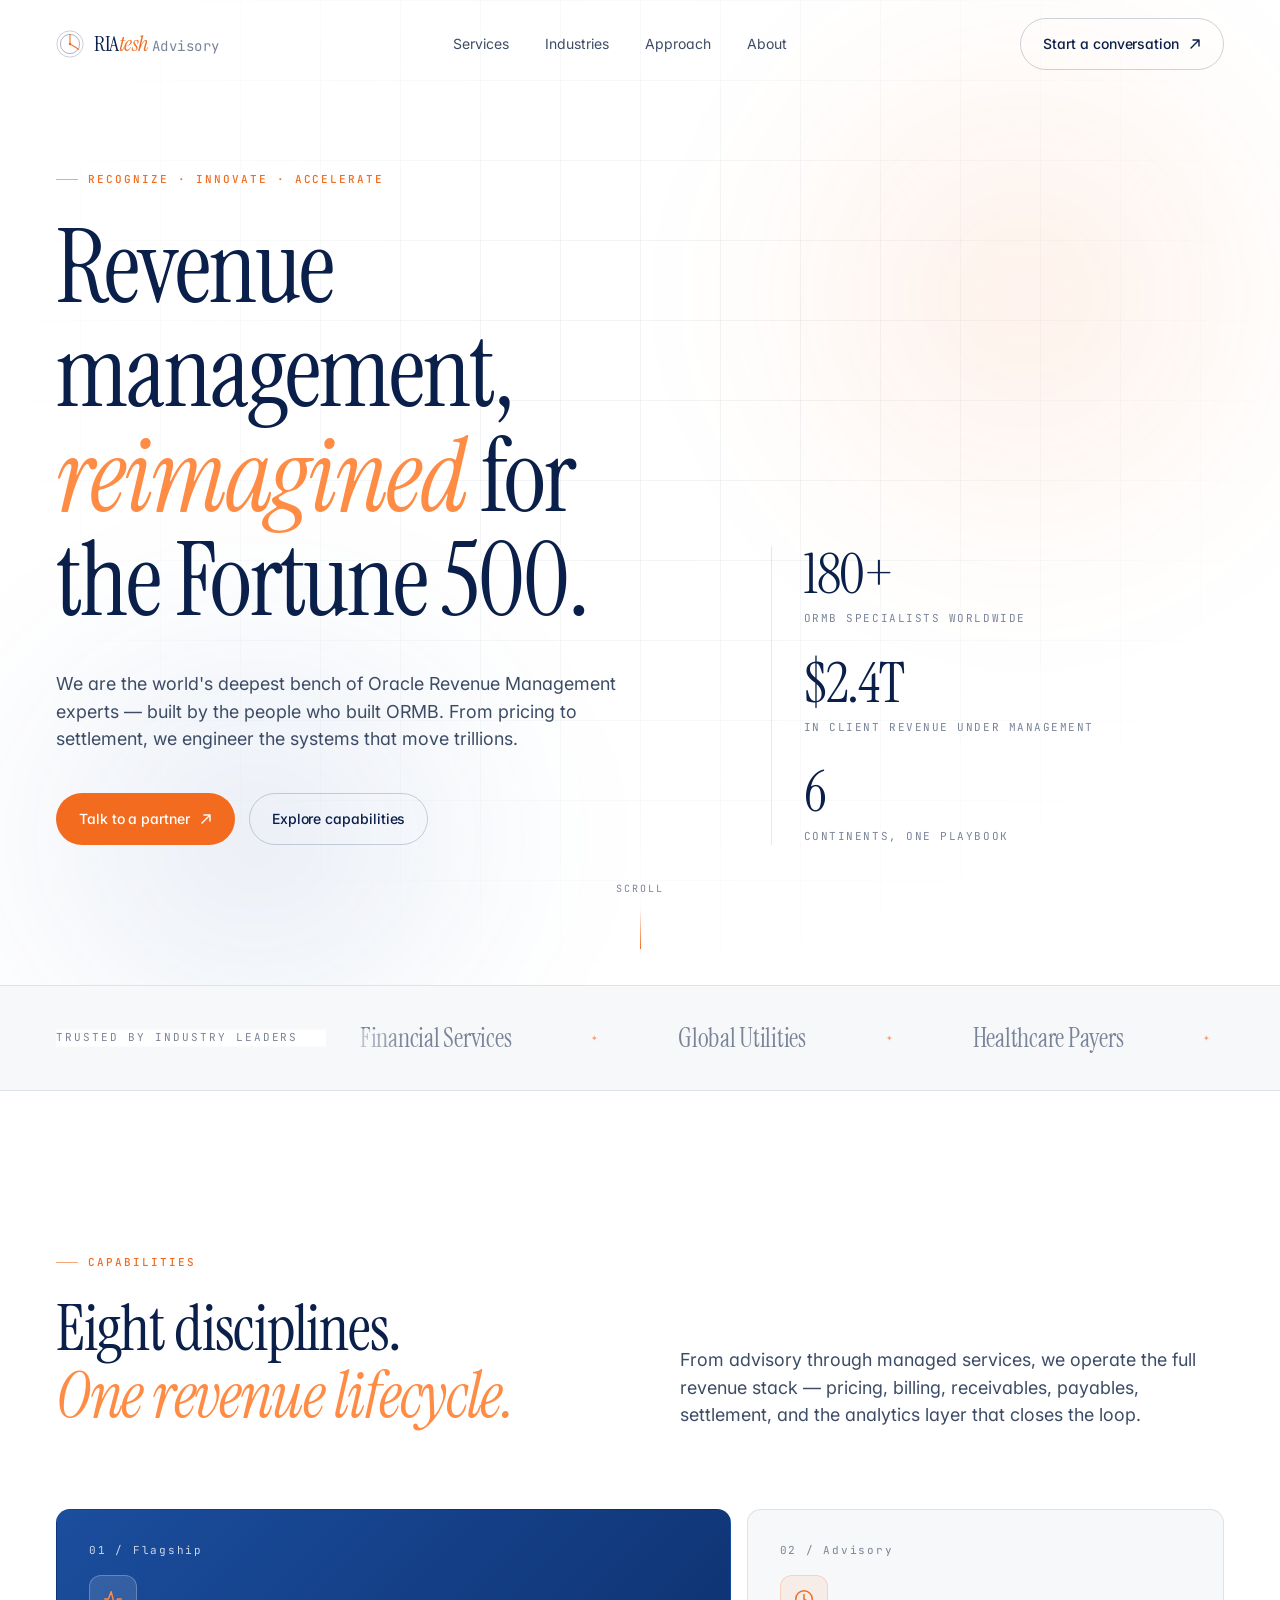
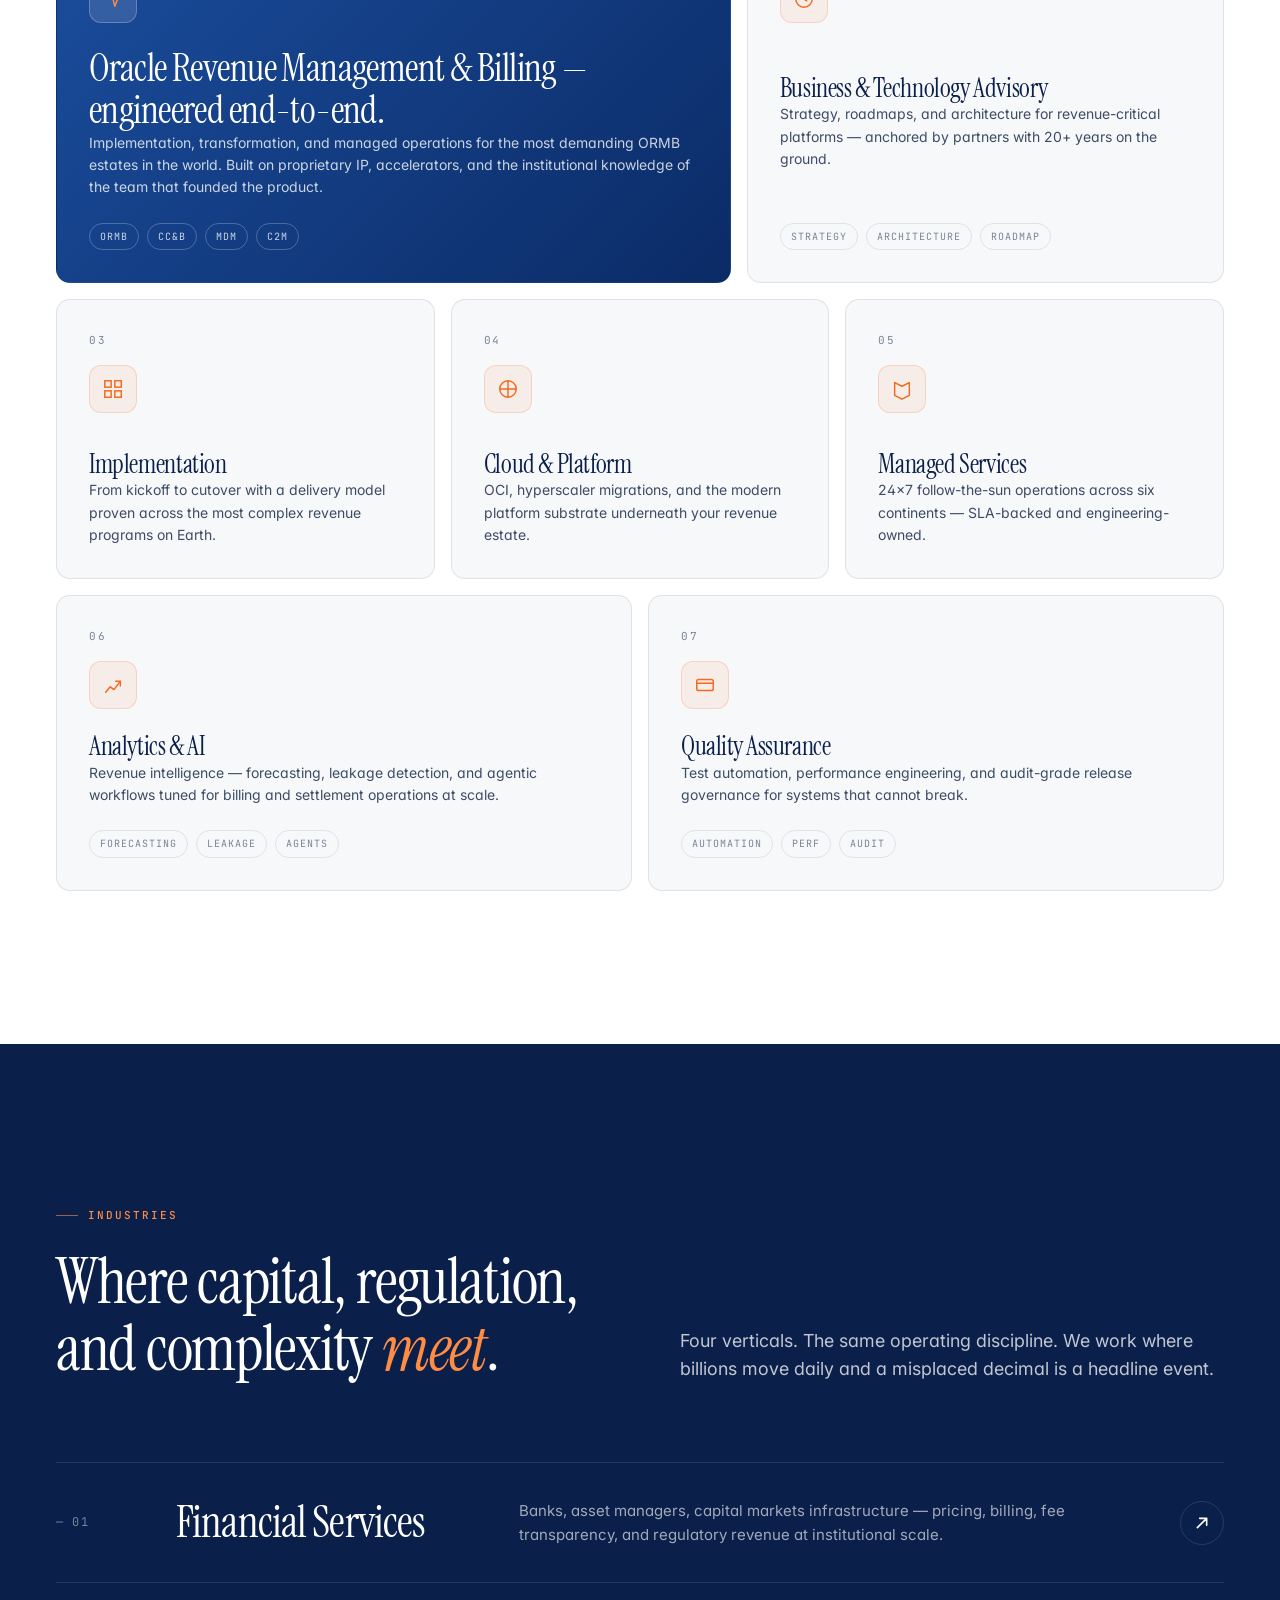
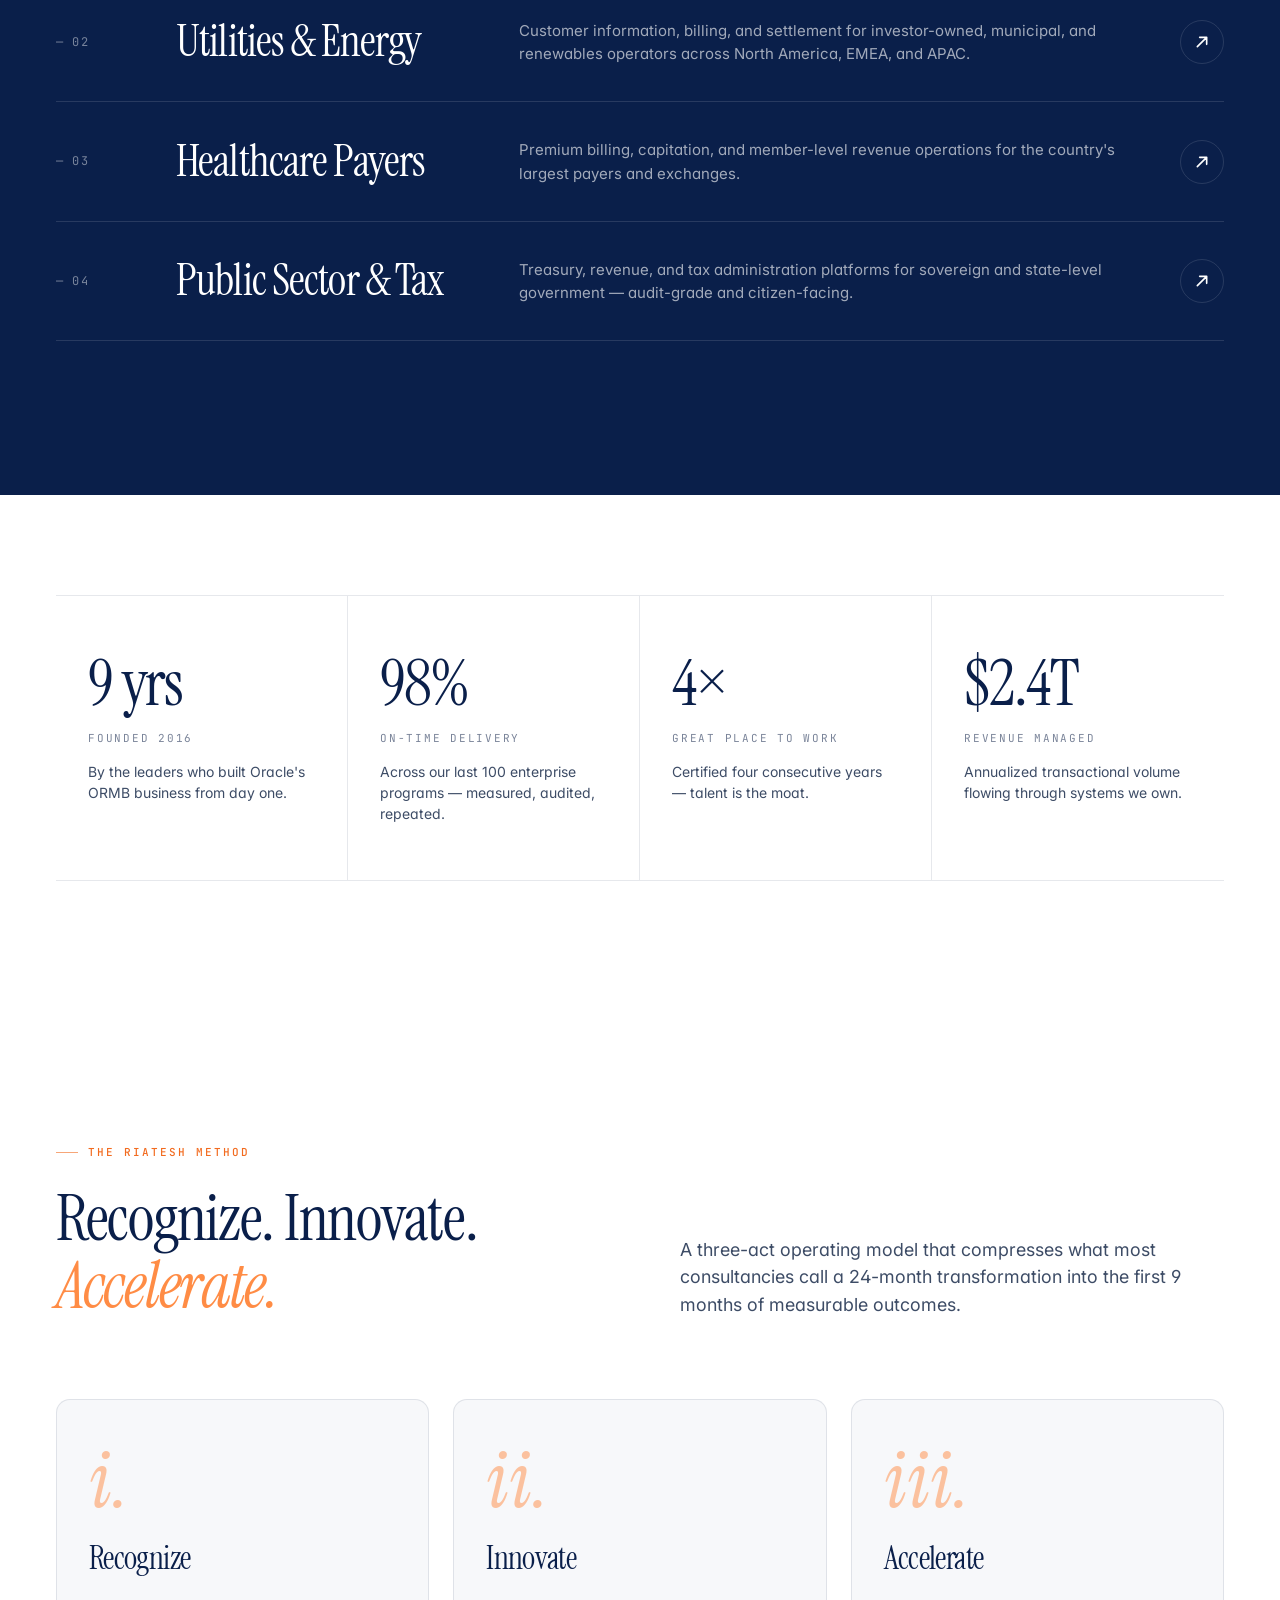
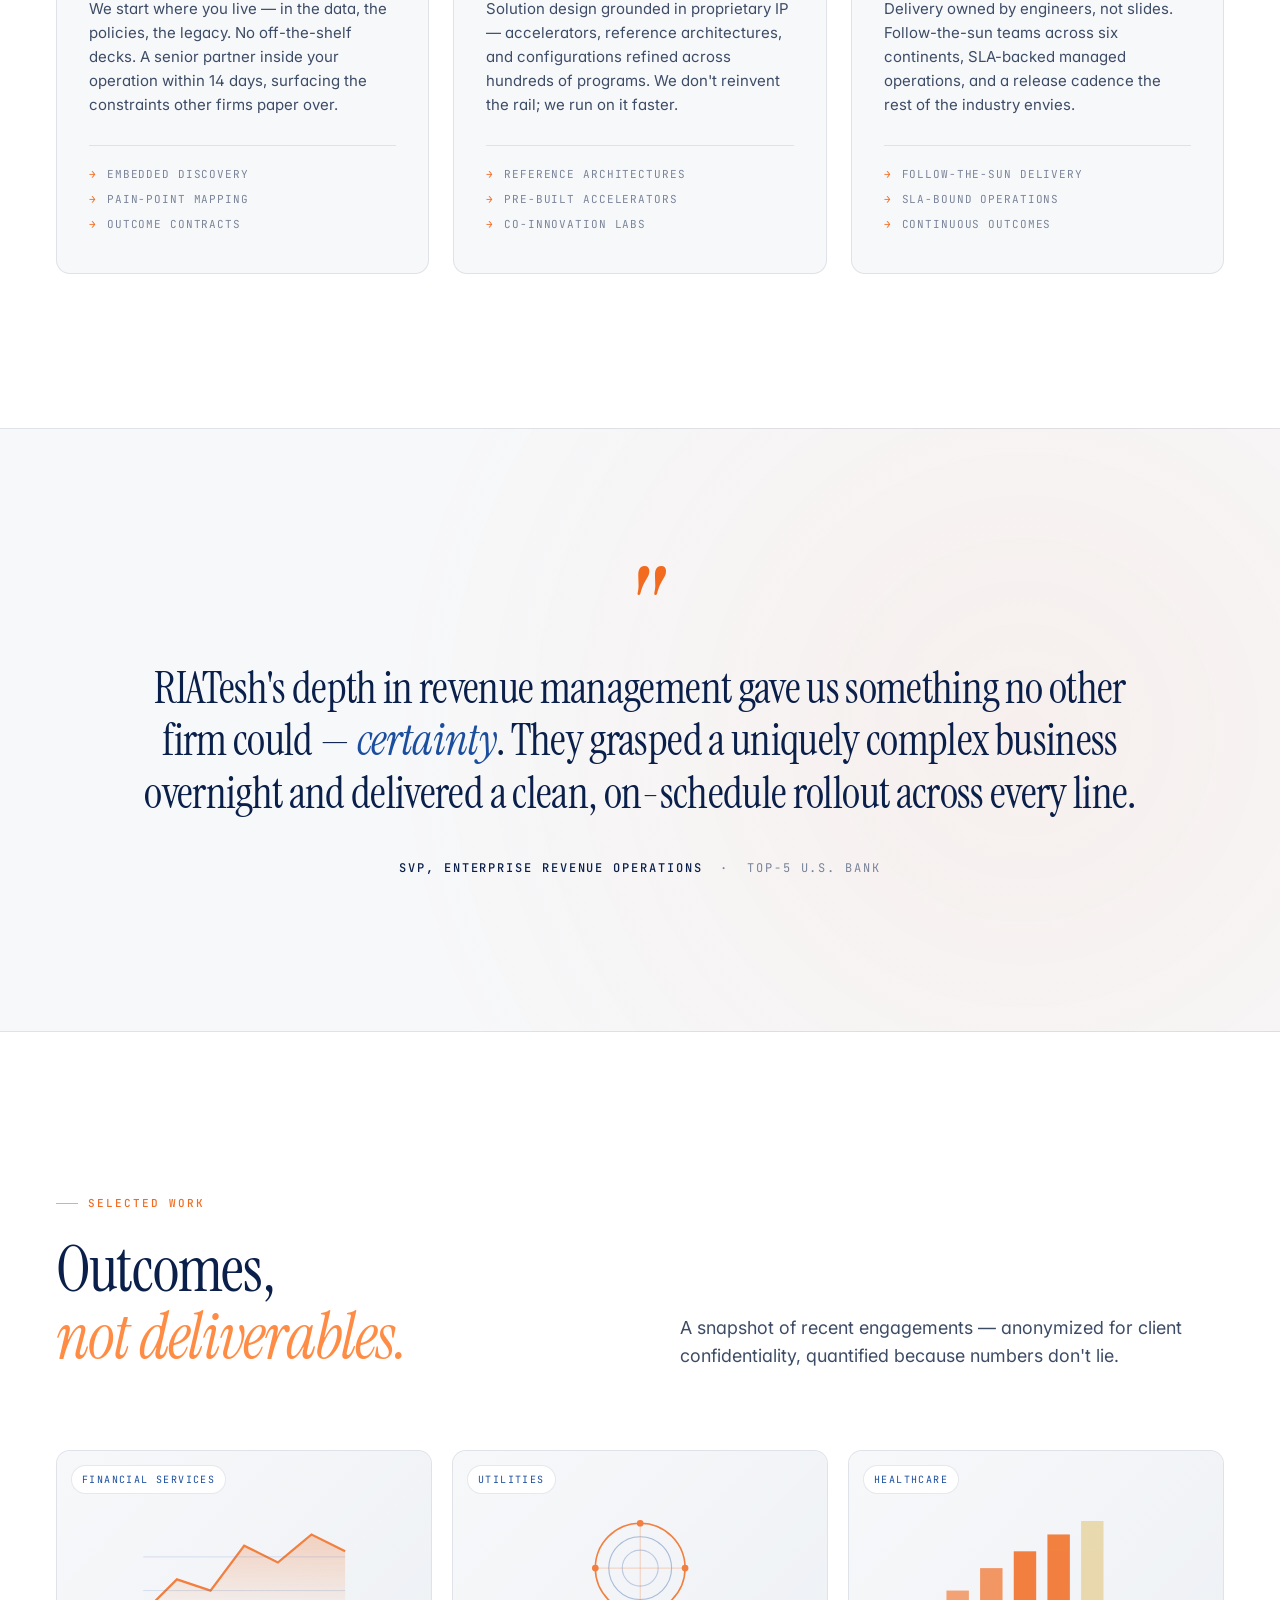
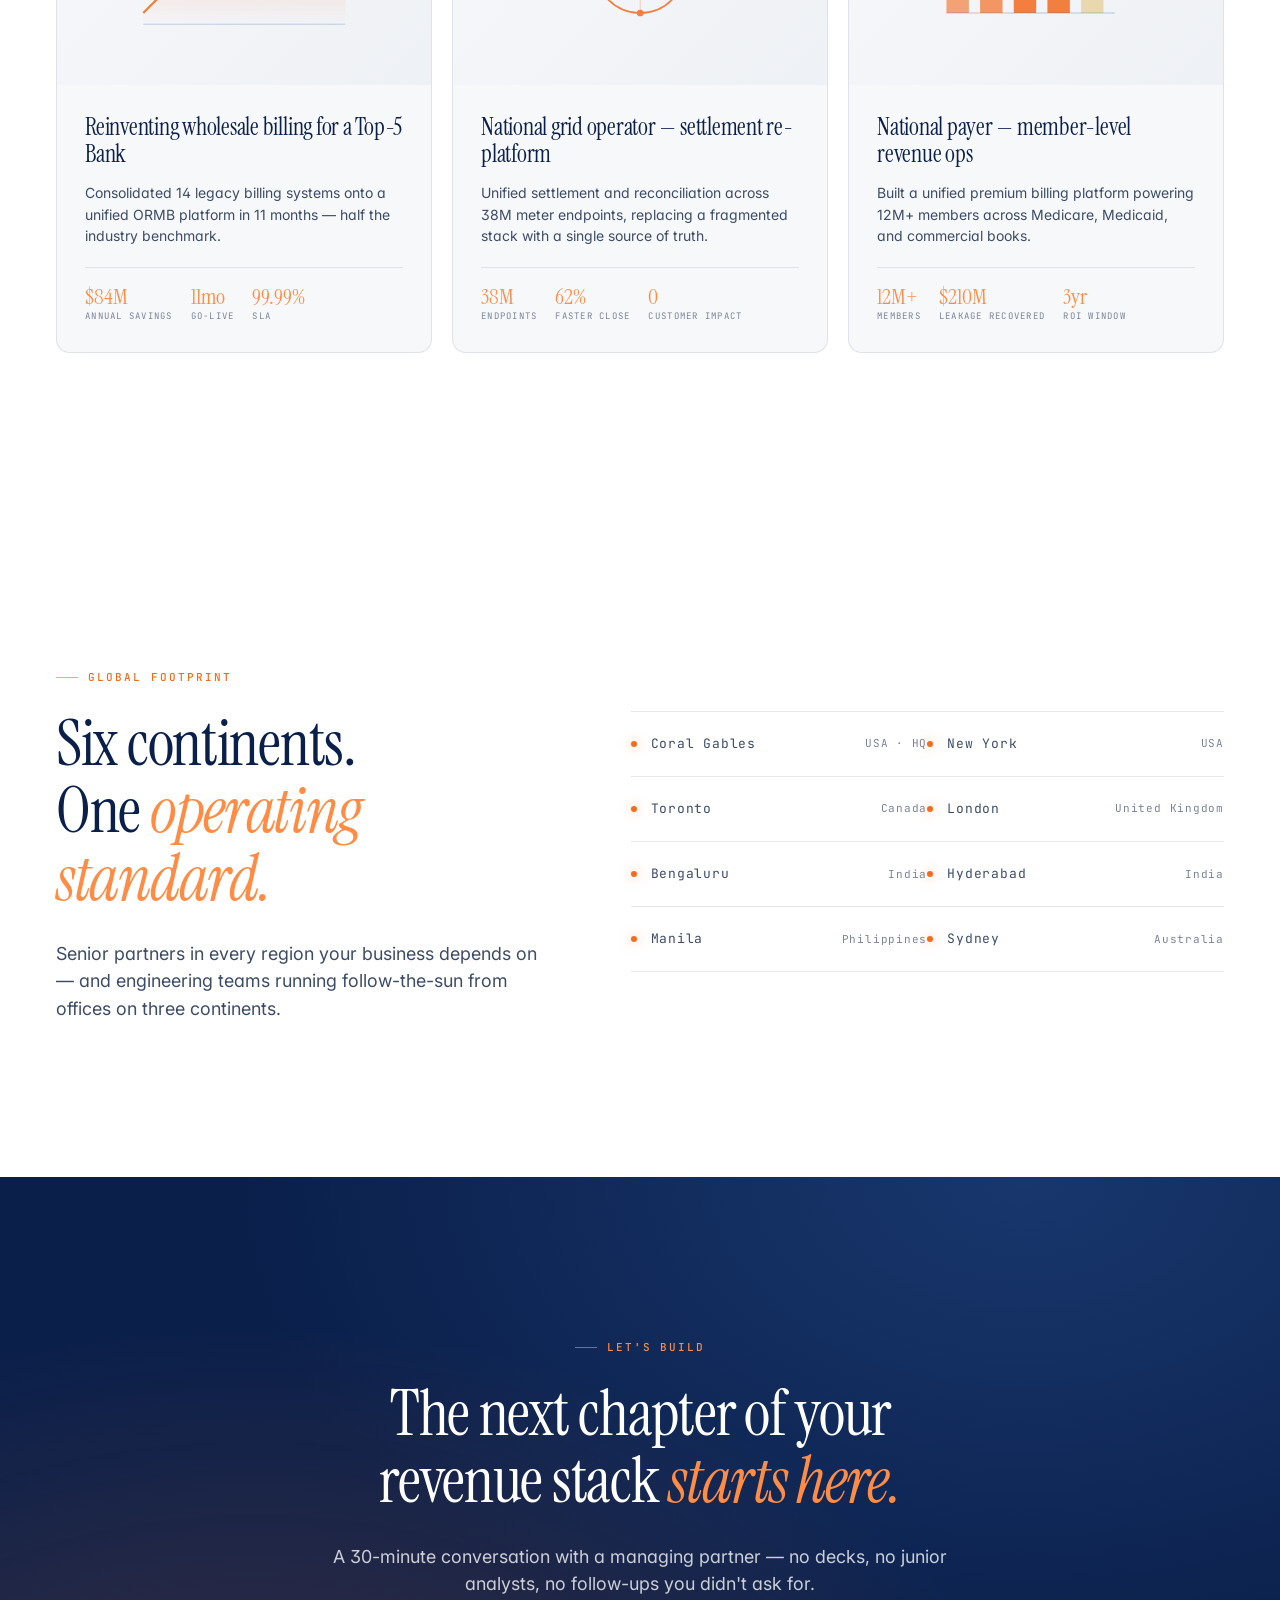
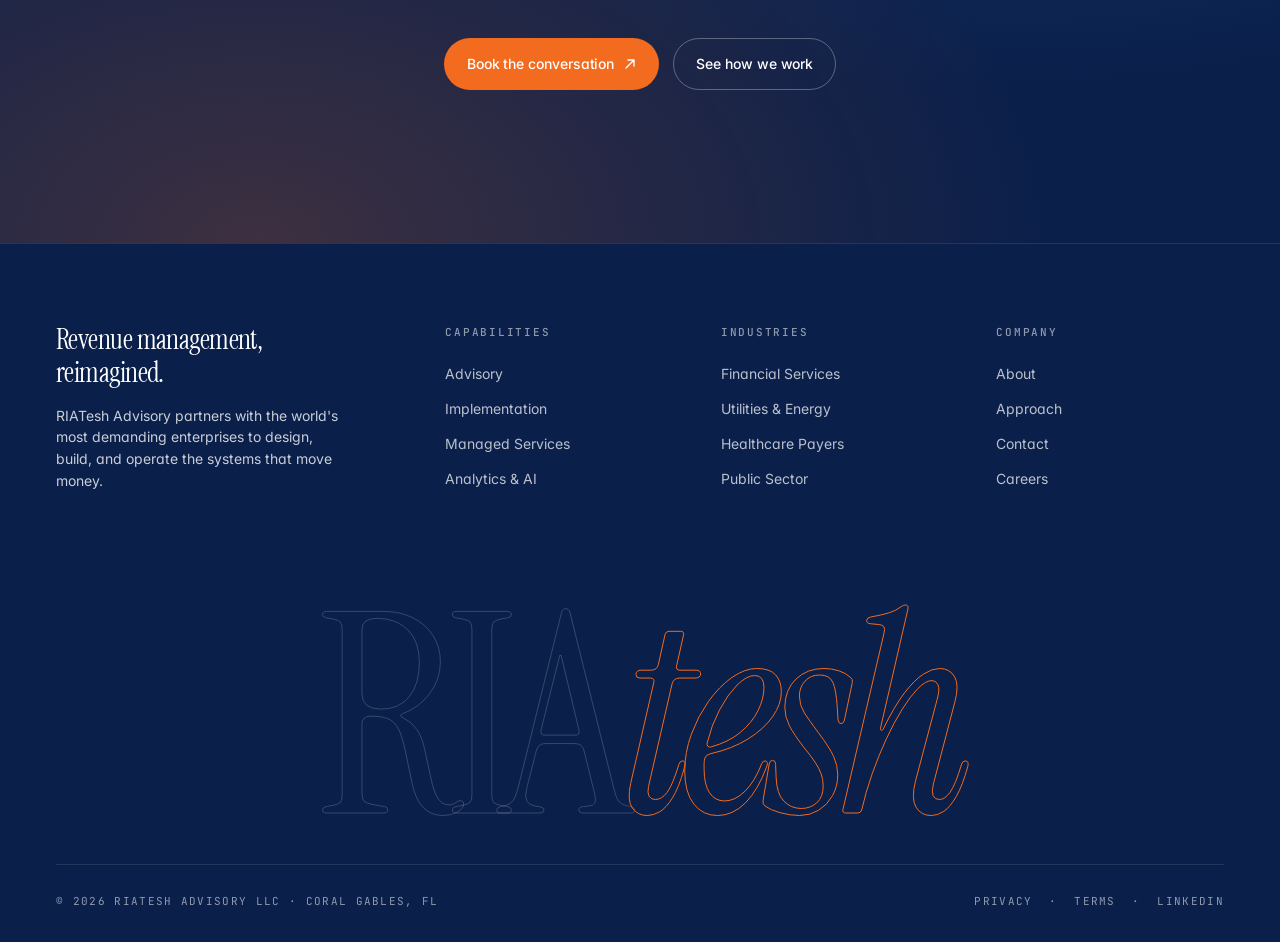
<file: demo.html>
<!doctype html>
<html lang="en">
<head>
<meta charset="utf-8" />
<meta name="viewport" content="width=device-width, initial-scale=1, viewport-fit=cover" />
<title>RIATesh Advisory — Revenue management, reimagined.</title>
<meta name="description" content="The world's deepest bench of Oracle Revenue Management experts." />
<meta name="theme-color" content="#1B4E9E" />
<link rel="preconnect" href="https://fonts.googleapis.com" />
<link rel="preconnect" href="https://fonts.gstatic.com" crossorigin />
<link href="https://fonts.googleapis.com/css2?family=Instrument+Serif:ital@0;1&family=Inter:wght@300;400;500;600&family=JetBrains+Mono:wght@400;500&display=swap" rel="stylesheet" />
<style>
/* ============================================================
   RIA Advisory — Design System
   ============================================================ */

:root {
  /* RIATesh Advisory brand palette — official blue + orange on white */
  --bg: #FFFFFF;
  --bg-elev: #F7F8FA;
  --bg-soft: #EEF1F5;
  --bg-dark: #0A1F4A;          /* deep brand blue for contrast sections */
  --bg-dark-soft: #0F2A5F;

  --ink: #0A1F4A;              /* deep brand-blue for text */
  --ink-soft: #3D4C66;
  --ink-muted: #7A8499;
  --ink-on-dark: #FFFFFF;
  --ink-dark: #FFFFFF;         /* legacy alias — text color on dark surfaces */

  --line: rgba(10, 31, 74, 0.10);
  --line-strong: rgba(10, 31, 74, 0.20);
  --line-light: rgba(10, 31, 74, 0.10);
  --line-on-dark: rgba(255, 255, 255, 0.14);
  --line-on-dark-strong: rgba(255, 255, 255, 0.26);

  /* Brand accents */
  --blue: #1B4E9E;             /* RIA primary blue */
  --blue-soft: #3A6EBF;
  --blue-deep: #0B2B66;
  --orange: #F26B1F;           /* RIA accent orange */
  --orange-soft: #FF8C45;
  --orange-deep: #C84F00;

  /* Legacy gold aliases now mapped to brand orange so existing rules keep working */
  --gold: var(--orange);
  --gold-soft: var(--orange-soft);
  --gold-deep: var(--orange-deep);
  --rust: var(--orange-deep);

  /* Type */
  --font-serif: "Instrument Serif", "GT Sectra", "New York", Georgia, serif;
  --font-sans: "Inter", -apple-system, BlinkMacSystemFont, "Segoe UI", Helvetica, Arial, sans-serif;
  --font-mono: "JetBrains Mono", "SF Mono", ui-monospace, Menlo, Consolas, monospace;

  /* Layout */
  --maxw: 1280px;
  --gutter: clamp(20px, 5vw, 56px);
  --radius: 4px;
  --radius-lg: 14px;
  --radius-xl: 22px;

  /* Motion */
  --ease: cubic-bezier(0.22, 1, 0.36, 1);
  --ease-out: cubic-bezier(0.16, 1, 0.3, 1);
}

* { box-sizing: border-box; margin: 0; padding: 0; }
*::selection { background: var(--gold); color: var(--ink-dark); }

html { scroll-behavior: smooth; -webkit-text-size-adjust: 100%; }

body {
  font-family: var(--font-sans);
  background: var(--bg);
  color: var(--ink);
  font-size: 16px;
  line-height: 1.55;
  font-weight: 400;
  -webkit-font-smoothing: antialiased;
  -moz-osx-font-smoothing: grayscale;
  overflow-x: hidden;
  font-feature-settings: "ss01", "cv11";
}

p { color: var(--ink-soft); }

/* Helper: any section with .on-dark inverts ink-related vars within scope */
.on-dark {
  --bg: var(--bg-dark);
  --bg-elev: var(--bg-dark-soft);
  --bg-soft: var(--bg-dark-soft);
  --ink: var(--ink-on-dark);
  --ink-soft: rgba(255, 255, 255, 0.78);
  --ink-muted: rgba(255, 255, 255, 0.55);
  --line: var(--line-on-dark);
  --line-strong: var(--line-on-dark-strong);
  background: var(--bg-dark);
  color: var(--ink-on-dark);
}

img, svg { display: block; max-width: 100%; }
a { color: inherit; text-decoration: none; }
button { font: inherit; color: inherit; background: none; border: 0; cursor: pointer; }

/* ============================================================
   Typography
   ============================================================ */

.eyebrow {
  font-family: var(--font-mono);
  font-size: 11px;
  letter-spacing: 0.18em;
  text-transform: uppercase;
  color: var(--gold);
  font-weight: 500;
  display: inline-flex;
  align-items: center;
  gap: 10px;
}
.eyebrow::before {
  content: "";
  display: inline-block;
  width: 22px;
  height: 1px;
  background: var(--gold);
  opacity: 0.6;
}

.display {
  font-family: var(--font-serif);
  font-weight: 400;
  letter-spacing: -0.02em;
  line-height: 1.02;
  font-size: clamp(48px, 8vw, 112px);
}
.display em { font-style: italic; color: var(--gold-soft); }

h1, h2, h3, h4 { font-weight: 500; letter-spacing: -0.015em; line-height: 1.15; }

h2 {
  font-family: var(--font-serif);
  font-weight: 400;
  font-size: clamp(34px, 5vw, 64px);
  line-height: 1.05;
  letter-spacing: -0.02em;
}
h2 em { font-style: italic; color: var(--gold-soft); }

h3 {
  font-size: clamp(20px, 1.6vw, 24px);
  font-weight: 500;
  letter-spacing: -0.01em;
}

p { color: var(--ink-soft); }
.lead { font-size: clamp(17px, 1.4vw, 20px); line-height: 1.55; color: var(--ink-soft); max-width: 60ch; }

/* ============================================================
   Layout
   ============================================================ */

.container {
  width: 100%;
  max-width: var(--maxw);
  margin: 0 auto;
  padding: 0 var(--gutter);
}

section { position: relative; }

.section {
  padding: clamp(80px, 12vw, 160px) 0;
  position: relative;
}
.section-sm { padding: clamp(60px, 8vw, 100px) 0; }

.divider {
  height: 1px;
  background: var(--line);
  width: 100%;
}

/* ============================================================
   Buttons
   ============================================================ */

.btn {
  display: inline-flex;
  align-items: center;
  gap: 10px;
  padding: 14px 22px;
  border-radius: 999px;
  font-size: 14px;
  font-weight: 500;
  letter-spacing: -0.005em;
  transition: all 0.4s var(--ease);
  white-space: nowrap;
  border: 1px solid transparent;
}

.btn-primary {
  background: var(--blue);
  color: #fff;
}
.btn-primary:hover { background: var(--blue-deep); transform: translateY(-1px); }

.btn-ghost {
  border-color: var(--line-strong);
  color: var(--ink);
}
.btn-ghost:hover { border-color: var(--ink); background: rgba(10,31,74,0.04); }

.on-dark .btn-ghost:hover { background: rgba(255,255,255,0.06); }

/* Primary CTA — brand orange */
.btn-gold {
  background: var(--orange);
  color: #fff;
}
.btn-gold:hover { background: var(--orange-deep); transform: translateY(-1px); color: #fff; }

.btn .arrow { transition: transform 0.4s var(--ease); }
.btn:hover .arrow { transform: translate(3px, -3px); }

.btn-link {
  display: inline-flex;
  align-items: center;
  gap: 10px;
  font-size: 14px;
  font-weight: 500;
  color: var(--ink);
  padding-bottom: 4px;
  border-bottom: 1px solid var(--line-strong);
  transition: all 0.3s var(--ease);
}
.btn-link:hover { border-color: var(--gold); color: var(--gold); }
.btn-link .arrow { transition: transform 0.3s var(--ease); }
.btn-link:hover .arrow { transform: translate(3px, -3px); }

/* ============================================================
   Navigation
   ============================================================ */

.nav {
  position: fixed;
  top: 0; left: 0; right: 0;
  z-index: 100;
  padding: 18px 0;
  transition: all 0.4s var(--ease);
}
.nav::before {
  content: "";
  position: absolute;
  inset: 0;
  background: rgba(11, 13, 18, 0.0);
  backdrop-filter: blur(0);
  -webkit-backdrop-filter: blur(0);
  transition: all 0.4s var(--ease);
  border-bottom: 1px solid transparent;
}
.nav.is-scrolled::before {
  background: rgba(255, 255, 255, 0.78);
  backdrop-filter: blur(20px) saturate(180%);
  -webkit-backdrop-filter: blur(20px) saturate(180%);
  border-bottom-color: var(--line);
}
.nav.is-scrolled { padding: 14px 0; }

.nav-inner {
  position: relative;
  display: flex;
  align-items: center;
  justify-content: space-between;
  gap: 32px;
}

.logo {
  display: inline-flex;
  align-items: center;
  gap: 10px;
  font-family: var(--font-serif);
  font-size: 22px;
  letter-spacing: -0.02em;
  color: var(--ink);
}
.logo-mark {
  width: 28px; height: 28px;
  display: grid;
  place-items: center;
}
.logo-mark svg { width: 100%; height: 100%; }
.logo-text { font-weight: 400; }
.logo-text em { font-style: italic; color: var(--gold); }

.nav-links {
  display: flex;
  align-items: center;
  gap: 36px;
  list-style: none;
}
.nav-links a {
  font-size: 14px;
  color: var(--ink-soft);
  transition: color 0.3s var(--ease);
  position: relative;
}
.nav-links a:hover { color: var(--ink); }
.nav-links a.is-active { color: var(--ink); }
.nav-links a.is-active::after {
  content: "";
  position: absolute;
  bottom: -6px;
  left: 50%;
  transform: translateX(-50%);
  width: 4px; height: 4px;
  border-radius: 50%;
  background: var(--gold);
}

.nav-cta { display: flex; align-items: center; gap: 12px; }

.menu-toggle {
  display: none;
  width: 40px;
  height: 40px;
  align-items: center;
  justify-content: center;
  border: 1px solid var(--line-strong);
  border-radius: 999px;
}
.menu-toggle span {
  display: block;
  width: 16px;
  height: 1px;
  background: var(--ink);
  position: relative;
}
.menu-toggle span::before, .menu-toggle span::after {
  content: "";
  position: absolute;
  left: 0;
  width: 16px;
  height: 1px;
  background: var(--ink);
}
.menu-toggle span::before { top: -5px; }
.menu-toggle span::after { top: 5px; }

@media (max-width: 880px) {
  .nav-links { display: none; }
  .menu-toggle { display: inline-flex; }
  .nav-cta .btn { display: none; }
}

/* Mobile menu drawer */
.mobile-menu {
  position: fixed;
  inset: 0;
  background: var(--bg);
  z-index: 99;
  padding: 100px var(--gutter) 40px;
  opacity: 0;
  visibility: hidden;
  transition: all 0.5s var(--ease);
}
.mobile-menu.is-open { opacity: 1; visibility: visible; }
.mobile-menu ul { list-style: none; display: flex; flex-direction: column; gap: 8px; }
.mobile-menu a {
  display: block;
  padding: 18px 0;
  font-family: var(--font-serif);
  font-size: 36px;
  letter-spacing: -0.02em;
  border-bottom: 1px solid var(--line);
}

/* ============================================================
   Hero
   ============================================================ */

.hero {
  position: relative;
  padding-top: clamp(140px, 18vh, 200px);
  padding-bottom: clamp(80px, 12vw, 140px);
  min-height: 100vh;
  display: flex;
  align-items: center;
  overflow: hidden;
}

.hero-bg {
  position: absolute;
  inset: 0;
  z-index: 0;
  overflow: hidden;
  pointer-events: none;
}
.hero-bg::before {
  content: "";
  position: absolute;
  top: -10%;
  right: -10%;
  width: 60%;
  height: 80%;
  background: radial-gradient(ellipse at center, rgba(242, 107, 31, 0.10), transparent 60%);
  filter: blur(60px);
}
.hero-bg::after {
  content: "";
  position: absolute;
  bottom: -20%;
  left: -10%;
  width: 60%;
  height: 70%;
  background: radial-gradient(ellipse at center, rgba(27, 78, 158, 0.10), transparent 60%);
  filter: blur(60px);
}

.grid-overlay {
  position: absolute;
  inset: 0;
  background-image:
    linear-gradient(var(--line) 1px, transparent 1px),
    linear-gradient(90deg, var(--line) 1px, transparent 1px);
  background-size: 80px 80px;
  mask-image: radial-gradient(ellipse at 50% 40%, black 20%, transparent 75%);
  -webkit-mask-image: radial-gradient(ellipse at 50% 40%, black 20%, transparent 75%);
  pointer-events: none;
  opacity: 0.5;
}

.hero-content {
  position: relative;
  z-index: 2;
  display: grid;
  grid-template-columns: 1.4fr 1fr;
  gap: 80px;
  align-items: end;
  width: 100%;
}

@media (max-width: 920px) {
  .hero-content { grid-template-columns: 1fr; gap: 48px; }
}

.hero-headline { max-width: 900px; }
.hero-headline .eyebrow { margin-bottom: 28px; }
.hero-headline .display { margin-bottom: 36px; }
.hero-headline .lead { margin-bottom: 40px; max-width: 56ch; }

.hero-actions { display: flex; gap: 14px; flex-wrap: wrap; }

.hero-side {
  border-left: 1px solid var(--line);
  padding-left: 32px;
  display: flex;
  flex-direction: column;
  gap: 28px;
  align-self: end;
}
@media (max-width: 920px) {
  .hero-side { border-left: 0; padding-left: 0; border-top: 1px solid var(--line); padding-top: 32px; }
}
.hero-stat .num {
  font-family: var(--font-serif);
  font-size: 56px;
  line-height: 1;
  letter-spacing: -0.02em;
  color: var(--ink);
}
.hero-stat .num em { font-style: italic; color: var(--gold-soft); }
.hero-stat .label {
  margin-top: 8px;
  font-family: var(--font-mono);
  font-size: 11px;
  letter-spacing: 0.14em;
  text-transform: uppercase;
  color: var(--ink-muted);
}

/* Scroll indicator */
.scroll-indicator {
  position: absolute;
  bottom: 36px;
  left: 50%;
  transform: translateX(-50%);
  display: flex;
  flex-direction: column;
  align-items: center;
  gap: 12px;
  color: var(--ink-muted);
  font-family: var(--font-mono);
  font-size: 10px;
  letter-spacing: 0.2em;
  text-transform: uppercase;
  z-index: 2;
}
.scroll-indicator .line {
  width: 1px;
  height: 40px;
  background: linear-gradient(to bottom, transparent, var(--gold));
  animation: scroll-pulse 2.4s infinite var(--ease);
}
@keyframes scroll-pulse {
  0%, 100% { transform: scaleY(0.4); transform-origin: top; opacity: 0.4; }
  50% { transform: scaleY(1); opacity: 1; }
}

/* ============================================================
   Marquee / Client strip
   ============================================================ */

.marquee {
  padding: 32px 0;
  border-top: 1px solid var(--line);
  border-bottom: 1px solid var(--line);
  background: var(--bg-elev);
  overflow: hidden;
  position: relative;
}
.marquee-label {
  position: absolute;
  left: var(--gutter);
  top: 50%;
  transform: translateY(-50%);
  background: var(--bg);
  padding-right: 28px;
  font-family: var(--font-mono);
  font-size: 11px;
  letter-spacing: 0.18em;
  text-transform: uppercase;
  color: var(--ink-muted);
  z-index: 2;
}
.marquee-label::after {
  content: "";
  position: absolute;
  left: 100%;
  top: 50%;
  transform: translateY(-50%);
  width: 80px;
  height: 100%;
  background: linear-gradient(to right, var(--bg-elev), transparent);
}
.marquee-track {
  display: flex;
  width: max-content;
  animation: marquee 50s linear infinite;
  gap: 80px;
  padding-left: 360px;
  align-items: center;
}
.marquee-item {
  font-family: var(--font-serif);
  font-size: 26px;
  letter-spacing: -0.01em;
  color: var(--ink-muted);
  white-space: nowrap;
  display: flex;
  align-items: center;
  gap: 80px;
  transition: color 0.3s var(--ease);
}
.marquee-item:hover { color: var(--ink); }
.marquee-item::after {
  content: "✦";
  font-size: 8px;
  color: var(--gold);
  opacity: 0.6;
}
@keyframes marquee {
  to { transform: translateX(-50%); }
}

/* ============================================================
   Capabilities — bento grid
   ============================================================ */

.section-head {
  display: grid;
  grid-template-columns: 1fr 1fr;
  gap: 80px;
  margin-bottom: 80px;
  align-items: end;
}
@media (max-width: 880px) {
  .section-head { grid-template-columns: 1fr; gap: 24px; margin-bottom: 48px; }
}
.section-head .eyebrow { margin-bottom: 24px; }
.section-head .lead { max-width: 52ch; }

.bento {
  display: grid;
  grid-template-columns: repeat(12, 1fr);
  gap: 16px;
}

.bento-card {
  background: var(--bg-elev);
  border: 1px solid var(--line);
  border-radius: var(--radius-lg);
  padding: 32px;
  position: relative;
  overflow: hidden;
  transition: all 0.5s var(--ease);
  min-height: 280px;
  display: flex;
  flex-direction: column;
  justify-content: space-between;
  gap: 24px;
}
.bento-card:hover {
  border-color: var(--blue);
  background: var(--bg);
  transform: translateY(-2px);
  box-shadow: 0 12px 40px -16px rgba(10, 31, 74, 0.18);
}
.bento-card .num {
  font-family: var(--font-mono);
  font-size: 11px;
  letter-spacing: 0.16em;
  color: var(--ink-muted);
}
.bento-card h3 {
  font-family: var(--font-serif);
  font-size: clamp(24px, 2vw, 32px);
  font-weight: 400;
  letter-spacing: -0.015em;
  line-height: 1.1;
}
.bento-card p { font-size: 14px; line-height: 1.6; }
.bento-card .tags {
  display: flex;
  gap: 8px;
  flex-wrap: wrap;
}
.bento-card .tag {
  font-family: var(--font-mono);
  font-size: 10px;
  letter-spacing: 0.1em;
  text-transform: uppercase;
  color: var(--ink-muted);
  padding: 5px 10px;
  border: 1px solid var(--line);
  border-radius: 999px;
}

.bento-card.span-4 { grid-column: span 4; }
.bento-card.span-5 { grid-column: span 5; }
.bento-card.span-6 { grid-column: span 6; }
.bento-card.span-7 { grid-column: span 7; }
.bento-card.span-8 { grid-column: span 8; }
.bento-card.span-12 { grid-column: span 12; }

.bento-card.feature {
  background:
    linear-gradient(135deg, var(--blue) 0%, var(--blue-deep) 100%);
  color: var(--ink-on-dark);
  border-color: transparent;
}
.bento-card.feature .num,
.bento-card.feature p { color: rgba(255,255,255,0.78); }
.bento-card.feature h3 { color: #fff; }
.bento-card.feature .glyph {
  background: rgba(255,255,255,0.12);
  border-color: rgba(255,255,255,0.24);
  color: var(--orange-soft);
}
.bento-card.feature .tag {
  color: rgba(255,255,255,0.78);
  border-color: rgba(255,255,255,0.24);
}
.bento-card.feature:hover { box-shadow: 0 16px 50px -16px rgba(11, 43, 102, 0.5); }
.bento-card.feature h3 { font-size: clamp(28px, 3vw, 44px); }

@media (max-width: 880px) {
  .bento { grid-template-columns: 1fr; }
  .bento-card { grid-column: span 1 !important; min-height: 220px; }
}

/* glyph */
.glyph {
  width: 48px;
  height: 48px;
  border-radius: 12px;
  display: grid;
  place-items: center;
  background: rgba(242, 107, 31, 0.08);
  border: 1px solid rgba(242, 107, 31, 0.2);
  color: var(--orange);
}

/* ============================================================
   Industries
   ============================================================ */

/* Dark blue contrast section */
.industries {
  background: var(--bg-dark);
  color: var(--ink-on-dark);
  --bg: var(--bg-dark);
  --bg-elev: var(--bg-dark-soft);
  --ink: var(--ink-on-dark);
  --ink-soft: rgba(255,255,255,0.75);
  --ink-muted: rgba(255,255,255,0.5);
  --line: rgba(255,255,255,0.12);
  --line-strong: rgba(255,255,255,0.24);
  --line-light: rgba(255,255,255,0.12);
}
.industries .eyebrow { color: var(--orange-soft); }
.industries .eyebrow::before { background: var(--orange-soft); }
.industries p { color: rgba(255,255,255,0.75); }
.industries h2 em { color: var(--orange-soft); }

.industry-list {
  border-top: 1px solid var(--line-light);
}
.industry-row {
  display: grid;
  grid-template-columns: 80px 1fr 2fr 60px;
  gap: 40px;
  align-items: center;
  padding: 36px 0;
  border-bottom: 1px solid var(--line-light);
  cursor: pointer;
  transition: all 0.5s var(--ease);
  position: relative;
}
.industry-row::before {
  content: "";
  position: absolute;
  left: -24px;
  right: -24px;
  top: 0;
  bottom: 0;
  background: rgba(255,255,255,0.04);
  border-radius: var(--radius-lg);
  opacity: 0;
  transition: opacity 0.4s var(--ease);
  z-index: -1;
}
.industry-row:hover::before { opacity: 1; }
.industry-row:hover .industry-name { color: var(--orange-soft); }
.industry-row:hover .arrow-circle { background: var(--orange); color: #fff; border-color: var(--orange); }

.industry-num {
  font-family: var(--font-mono);
  font-size: 12px;
  color: rgba(255,255,255,0.45);
  letter-spacing: 0.1em;
}
.industry-name {
  font-family: var(--font-serif);
  font-size: clamp(28px, 3.4vw, 48px);
  letter-spacing: -0.02em;
  line-height: 1;
  transition: color 0.4s var(--ease);
  color: #fff;
}
.industry-desc { color: rgba(255,255,255,0.62); font-size: 15px; }
.arrow-circle {
  width: 44px;
  height: 44px;
  border-radius: 50%;
  border: 1px solid var(--line-light);
  display: grid;
  place-items: center;
  justify-self: end;
  transition: all 0.4s var(--ease);
}
.arrow-circle svg { width: 14px; height: 14px; transition: transform 0.4s var(--ease); }
.industry-row:hover .arrow-circle svg { transform: translate(2px, -2px); }

@media (max-width: 720px) {
  .industry-row { grid-template-columns: 40px 1fr 44px; gap: 16px; }
  .industry-desc { display: none; }
}

/* ============================================================
   Stats block
   ============================================================ */

.stats {
  display: grid;
  grid-template-columns: repeat(4, 1fr);
  gap: 0;
  border-top: 1px solid var(--line);
  border-bottom: 1px solid var(--line);
}
.stat {
  padding: 56px 32px;
  border-right: 1px solid var(--line);
  display: flex;
  flex-direction: column;
  gap: 14px;
}
.stat:last-child { border-right: 0; }
.stat .v {
  font-family: var(--font-serif);
  font-size: clamp(48px, 5vw, 72px);
  line-height: 1;
  letter-spacing: -0.025em;
  color: var(--ink);
}
.stat .v em { font-style: italic; color: var(--gold-soft); }
.stat .l {
  font-family: var(--font-mono);
  font-size: 11px;
  letter-spacing: 0.16em;
  text-transform: uppercase;
  color: var(--ink-muted);
}
.stat .d { color: var(--ink-soft); font-size: 14px; line-height: 1.5; }

@media (max-width: 880px) {
  .stats { grid-template-columns: 1fr 1fr; }
  .stat { border-right: 0; border-bottom: 1px solid var(--line); padding: 36px 24px; }
  .stat:nth-child(odd) { border-right: 1px solid var(--line); }
  .stat:nth-last-child(-n+2) { border-bottom: 0; }
}

/* ============================================================
   Approach / process
   ============================================================ */

.approach-grid {
  display: grid;
  grid-template-columns: repeat(3, 1fr);
  gap: 24px;
}
@media (max-width: 880px) {
  .approach-grid { grid-template-columns: 1fr; }
}

.approach-card {
  position: relative;
  padding: 40px 32px;
  border: 1px solid var(--line);
  border-radius: var(--radius-lg);
  background: var(--bg-elev);
  display: flex;
  flex-direction: column;
  gap: 20px;
  transition: all 0.5s var(--ease);
  overflow: hidden;
  min-height: 380px;
}
.approach-card::after {
  content: "";
  position: absolute;
  top: 0; left: 0; right: 0;
  height: 1px;
  background: linear-gradient(to right, transparent, var(--gold), transparent);
  opacity: 0;
  transition: opacity 0.5s var(--ease);
}
.approach-card:hover::after { opacity: 1; }
.approach-card:hover { transform: translateY(-4px); border-color: var(--line-strong); }
.approach-card .num {
  font-family: var(--font-serif);
  font-size: 80px;
  line-height: 1;
  color: var(--gold-soft);
  font-style: italic;
  opacity: 0.5;
}
.approach-card h3 {
  font-family: var(--font-serif);
  font-size: 32px;
  font-weight: 400;
  letter-spacing: -0.02em;
}
.approach-card p { font-size: 15px; line-height: 1.6; flex: 1; }
.approach-card .keys {
  list-style: none;
  display: flex;
  flex-direction: column;
  gap: 8px;
  margin-top: 8px;
  padding-top: 20px;
  border-top: 1px solid var(--line);
}
.approach-card .keys li {
  font-family: var(--font-mono);
  font-size: 11px;
  letter-spacing: 0.08em;
  text-transform: uppercase;
  color: var(--ink-muted);
  display: flex;
  align-items: center;
  gap: 10px;
}
.approach-card .keys li::before {
  content: "→";
  color: var(--gold);
}

/* ============================================================
   Quote / Testimonial
   ============================================================ */

.quote-section {
  background:
    radial-gradient(circle at 80% 50%, rgba(242,107,31,0.06), transparent 60%),
    var(--bg-elev);
  border-top: 1px solid var(--line);
  border-bottom: 1px solid var(--line);
}

.quote {
  max-width: 1000px;
  margin: 0 auto;
  text-align: center;
}
.quote-mark {
  font-family: var(--font-serif);
  font-size: 120px;
  line-height: 0.5;
  color: var(--orange);
  font-style: italic;
  margin-bottom: 20px;
}
.quote blockquote {
  font-family: var(--font-serif);
  font-size: clamp(28px, 3.4vw, 48px);
  font-weight: 400;
  line-height: 1.2;
  letter-spacing: -0.015em;
  color: var(--ink);
}
.quote blockquote em { font-style: italic; color: var(--blue); }
.quote-cite {
  margin-top: 40px;
  font-family: var(--font-mono);
  font-size: 12px;
  letter-spacing: 0.16em;
  text-transform: uppercase;
  color: var(--ink-muted);
}
.quote-cite strong { color: var(--ink); font-weight: 500; }

/* ============================================================
   Case studies
   ============================================================ */

.cases {
  display: grid;
  grid-template-columns: repeat(3, 1fr);
  gap: 20px;
}
@media (max-width: 980px) {
  .cases { grid-template-columns: 1fr 1fr; }
}
@media (max-width: 640px) {
  .cases { grid-template-columns: 1fr; }
}

.case {
  border: 1px solid var(--line);
  border-radius: var(--radius-lg);
  overflow: hidden;
  background: var(--bg-elev);
  transition: all 0.5s var(--ease);
  display: flex;
  flex-direction: column;
}
.case:hover {
  transform: translateY(-4px);
  border-color: var(--line-strong);
}
.case-visual {
  aspect-ratio: 16/10;
  position: relative;
  overflow: hidden;
  background: linear-gradient(135deg, var(--bg-elev) 0%, var(--bg-soft) 100%);
  display: grid;
  place-items: center;
}
.case-visual svg { width: 60%; height: 60%; opacity: 0.85; transition: transform 0.6s var(--ease); }
.case:hover .case-visual svg { transform: scale(1.05); }
.case-visual .tag {
  position: absolute;
  top: 14px;
  left: 14px;
  font-family: var(--font-mono);
  font-size: 10px;
  letter-spacing: 0.14em;
  text-transform: uppercase;
  background: rgba(255,255,255,0.92);
  backdrop-filter: blur(8px);
  border: 1px solid var(--line);
  padding: 6px 10px;
  border-radius: 999px;
  color: var(--blue);
}
.case-body { padding: 28px; display: flex; flex-direction: column; gap: 14px; flex: 1; }
.case-body h3 { font-family: var(--font-serif); font-weight: 400; font-size: 24px; letter-spacing: -0.01em; }
.case-body p { font-size: 14px; flex: 1; }
.case-meta {
  display: flex;
  gap: 18px;
  padding-top: 18px;
  margin-top: 6px;
  border-top: 1px solid var(--line);
}
.case-meta .metric { display: flex; flex-direction: column; gap: 2px; }
.case-meta .metric .v {
  font-family: var(--font-serif);
  font-size: 22px;
  line-height: 1;
  color: var(--gold-soft);
}
.case-meta .metric .l {
  font-family: var(--font-mono);
  font-size: 9px;
  letter-spacing: 0.14em;
  text-transform: uppercase;
  color: var(--ink-muted);
}

/* ============================================================
   Global presence
   ============================================================ */

.globe-section {
  display: grid;
  grid-template-columns: 1fr 1.2fr;
  gap: 80px;
  align-items: center;
}
@media (max-width: 880px) {
  .globe-section { grid-template-columns: 1fr; gap: 48px; }
}

.locations {
  list-style: none;
  display: grid;
  grid-template-columns: 1fr 1fr;
  gap: 0;
  border-top: 1px solid var(--line);
}
.locations li {
  padding: 22px 0;
  border-bottom: 1px solid var(--line);
  display: flex;
  align-items: center;
  gap: 14px;
  font-family: var(--font-mono);
  font-size: 13px;
  letter-spacing: 0.06em;
  color: var(--ink-soft);
}
.locations li::before {
  content: "";
  width: 6px; height: 6px; border-radius: 50%;
  background: var(--orange);
  box-shadow: 0 0 12px rgba(242,107,31,0.55);
  flex-shrink: 0;
}
.locations li .country {
  margin-left: auto;
  color: var(--ink-muted);
  font-size: 11px;
}

.globe-visual {
  aspect-ratio: 1;
  position: relative;
  border-radius: 50%;
  background:
    radial-gradient(circle at 30% 30%, rgba(242,107,31,0.10), transparent 50%),
    radial-gradient(circle at 70% 70%, rgba(27,78,158,0.10), transparent 60%),
    var(--bg-elev);
  border: 1px solid var(--line-strong);
  overflow: hidden;
  display: grid;
  place-items: center;
}
.globe-visual::before {
  content: "";
  position: absolute;
  inset: 0;
  background-image:
    radial-gradient(circle at 1px 1px, rgba(10,31,74,0.12) 1px, transparent 0);
  background-size: 14px 14px;
  mask-image: radial-gradient(circle at center, black 30%, transparent 75%);
  -webkit-mask-image: radial-gradient(circle at center, black 30%, transparent 75%);
}
.globe-visual svg { position: relative; z-index: 2; width: 70%; height: 70%; }
.globe-orbit {
  position: absolute;
  border-radius: 50%;
  border: 1px dashed var(--line);
  animation: orbit 30s linear infinite;
}
.globe-orbit.o1 { inset: 8%; }
.globe-orbit.o2 { inset: 20%; animation-duration: 45s; animation-direction: reverse; }
@keyframes orbit { to { transform: rotate(360deg); } }

/* ============================================================
   CTA
   ============================================================ */

.cta-section {
  padding: clamp(80px, 12vw, 160px) 0;
  position: relative;
  overflow: hidden;
  background: var(--bg-dark);
  color: var(--ink-on-dark);
  --ink: var(--ink-on-dark);
  --ink-soft: rgba(255,255,255,0.78);
  --ink-muted: rgba(255,255,255,0.55);
  --line-strong: rgba(255,255,255,0.24);
}
.cta-section .eyebrow { color: var(--orange-soft); }
.cta-section .eyebrow::before { background: var(--orange-soft); }
.cta-section h2 em { color: var(--orange-soft); }
.cta-section p { color: rgba(255,255,255,0.78); }
.cta-section .btn-ghost { color: #fff; border-color: rgba(255,255,255,0.30); }
.cta-section .btn-ghost:hover { background: rgba(255,255,255,0.08); border-color: rgba(255,255,255,0.6); }
.cta-section::before {
  content: "";
  position: absolute;
  inset: 0;
  background:
    radial-gradient(ellipse at 20% 100%, rgba(242,107,31,0.22), transparent 55%),
    radial-gradient(ellipse at 80% 0%, rgba(58,110,191,0.30), transparent 55%);
  pointer-events: none;
}
.cta-inner {
  position: relative;
  text-align: center;
  max-width: 900px;
  margin: 0 auto;
}
.cta-inner h2 { margin: 24px 0 28px; }
.cta-inner .lead { margin: 0 auto 40px; }
.cta-actions { display: inline-flex; gap: 14px; flex-wrap: wrap; justify-content: center; }

/* ============================================================
   Footer
   ============================================================ */

.footer {
  border-top: 1px solid rgba(255,255,255,0.10);
  padding-top: 80px;
  padding-bottom: 32px;
  background: var(--bg-dark);
  color: var(--ink-on-dark);
  position: relative;
  --ink: var(--ink-on-dark);
  --ink-soft: rgba(255,255,255,0.78);
  --ink-muted: rgba(255,255,255,0.55);
  --line: rgba(255,255,255,0.10);
  --line-strong: rgba(255,255,255,0.24);
}
.footer h4, .footer h5 { color: #fff; }
.footer .footer-col a { color: rgba(255,255,255,0.72); }
.footer .footer-col a:hover { color: var(--orange-soft); }
.footer .footer-bottom a { color: rgba(255,255,255,0.55); }
.footer .footer-bottom a:hover { color: #fff; }

.footer-top {
  display: grid;
  grid-template-columns: 1.5fr 1fr 1fr 1fr;
  gap: 48px;
  padding-bottom: 60px;
}
@media (max-width: 880px) {
  .footer-top { grid-template-columns: 1fr 1fr; gap: 32px; }
}

.footer-brand h4 {
  font-family: var(--font-serif);
  font-weight: 400;
  font-size: 28px;
  letter-spacing: -0.02em;
  margin-bottom: 16px;
  max-width: 16ch;
}
.footer-brand p { font-size: 14px; max-width: 32ch; }

.footer-col h5 {
  font-family: var(--font-mono);
  font-size: 11px;
  letter-spacing: 0.16em;
  text-transform: uppercase;
  color: var(--ink-muted);
  margin-bottom: 20px;
  font-weight: 500;
}
.footer-col ul { list-style: none; display: flex; flex-direction: column; gap: 10px; }
.footer-col a {
  font-size: 14px;
  color: var(--ink-soft);
  transition: color 0.3s var(--ease);
}
.footer-col a:hover { color: var(--gold); }

.footer-bottom {
  padding-top: 28px;
  border-top: 1px solid var(--line);
  display: flex;
  justify-content: space-between;
  align-items: center;
  gap: 16px;
  flex-wrap: wrap;
  font-family: var(--font-mono);
  font-size: 11px;
  letter-spacing: 0.12em;
  text-transform: uppercase;
  color: var(--ink-muted);
}
.footer-bottom a { color: var(--ink-muted); }
.footer-bottom a:hover { color: var(--ink); }

.brand-mark-lg {
  font-family: var(--font-serif);
  font-size: clamp(120px, 22vw, 280px);
  line-height: 0.9;
  letter-spacing: -0.04em;
  color: transparent;
  -webkit-text-stroke: 1px rgba(255,255,255,0.18);
  text-align: center;
  padding: 40px 0 20px;
  user-select: none;
  pointer-events: none;
}
.brand-mark-lg em { font-style: italic; -webkit-text-stroke-color: var(--orange); }

/* ============================================================
   Inner page header (sub-hero)
   ============================================================ */

.page-hero {
  padding-top: 180px;
  padding-bottom: 100px;
  position: relative;
  overflow: hidden;
  border-bottom: 1px solid var(--line);
  background: var(--bg-elev);
}
.page-hero::before {
  content: "";
  position: absolute;
  inset: 0;
  background:
    radial-gradient(ellipse at 0% 100%, rgba(27,78,158,0.10), transparent 50%),
    radial-gradient(ellipse at 100% 0%, rgba(242,107,31,0.08), transparent 50%);
}
.page-hero-inner { position: relative; }
.page-hero .breadcrumb {
  font-family: var(--font-mono);
  font-size: 11px;
  letter-spacing: 0.14em;
  text-transform: uppercase;
  color: var(--ink-muted);
  margin-bottom: 28px;
}
.page-hero .breadcrumb a { color: var(--ink-muted); }
.page-hero .breadcrumb a:hover { color: var(--gold); }
.page-hero .breadcrumb span { margin: 0 12px; color: var(--line-strong); }
.page-hero h1 {
  font-family: var(--font-serif);
  font-weight: 400;
  font-size: clamp(48px, 7vw, 96px);
  line-height: 1.02;
  letter-spacing: -0.025em;
  max-width: 16ch;
  margin-bottom: 28px;
}
.page-hero h1 em { font-style: italic; color: var(--orange); }
.page-hero .lead { max-width: 62ch; font-size: clamp(17px, 1.4vw, 21px); }

/* ============================================================
   Service detail
   ============================================================ */

.service-block {
  display: grid;
  grid-template-columns: 1fr 1.6fr;
  gap: 60px;
  padding: 60px 0;
  border-bottom: 1px solid var(--line);
  align-items: start;
}
.service-block:last-child { border-bottom: 0; }
@media (max-width: 880px) {
  .service-block { grid-template-columns: 1fr; gap: 24px; }
}
.service-block .label {
  font-family: var(--font-mono);
  font-size: 11px;
  letter-spacing: 0.16em;
  text-transform: uppercase;
  color: var(--gold);
}
.service-block h2 {
  font-size: clamp(28px, 3.4vw, 44px);
  margin-top: 12px;
}
.service-block .right { display: flex; flex-direction: column; gap: 24px; }
.service-block .right p { font-size: 16px; max-width: 60ch; }
.service-block .pills {
  display: flex;
  flex-wrap: wrap;
  gap: 8px;
  margin-top: 6px;
}
.service-block .pill {
  font-size: 13px;
  padding: 8px 14px;
  border-radius: 999px;
  border: 1px solid var(--line);
  background: var(--bg-elev);
  color: var(--ink-soft);
}

/* ============================================================
   Contact form
   ============================================================ */

.contact-grid {
  display: grid;
  grid-template-columns: 1fr 1.2fr;
  gap: 60px;
  align-items: start;
}
@media (max-width: 880px) { .contact-grid { grid-template-columns: 1fr; } }

.contact-info { display: flex; flex-direction: column; gap: 32px; }
.contact-info .block .l {
  font-family: var(--font-mono);
  font-size: 11px;
  letter-spacing: 0.14em;
  text-transform: uppercase;
  color: var(--ink-muted);
  margin-bottom: 8px;
}
.contact-info .block .v {
  font-family: var(--font-serif);
  font-size: 22px;
  letter-spacing: -0.01em;
}
.contact-info .block .v a { color: var(--ink); border-bottom: 1px solid var(--line-strong); transition: all 0.3s var(--ease); }
.contact-info .block .v a:hover { color: var(--gold); border-color: var(--gold); }

.form {
  background: var(--bg-elev);
  border: 1px solid var(--line);
  border-radius: var(--radius-lg);
  padding: 36px;
  display: flex;
  flex-direction: column;
  gap: 20px;
}
.form-row {
  display: grid;
  grid-template-columns: 1fr 1fr;
  gap: 20px;
}
@media (max-width: 600px) { .form-row { grid-template-columns: 1fr; } }
.field { display: flex; flex-direction: column; gap: 8px; }
.field label {
  font-family: var(--font-mono);
  font-size: 11px;
  letter-spacing: 0.14em;
  text-transform: uppercase;
  color: var(--ink-muted);
}
.field input, .field textarea, .field select {
  background: #fff;
  border: 1px solid var(--line);
  border-radius: 8px;
  padding: 14px 16px;
  color: var(--ink);
  font: inherit;
  transition: border-color 0.3s var(--ease), box-shadow 0.3s var(--ease);
}
.field input:focus, .field textarea:focus, .field select:focus {
  outline: none;
  border-color: var(--blue);
  box-shadow: 0 0 0 3px rgba(27,78,158,0.12);
}
.field textarea { resize: vertical; min-height: 120px; }

/* ============================================================
   Team
   ============================================================ */

.team-grid {
  display: grid;
  grid-template-columns: repeat(3, 1fr);
  gap: 20px;
}
@media (max-width: 880px) { .team-grid { grid-template-columns: 1fr 1fr; } }
@media (max-width: 580px) { .team-grid { grid-template-columns: 1fr; } }

.team-card {
  border: 1px solid var(--line);
  border-radius: var(--radius-lg);
  overflow: hidden;
  background: var(--bg-elev);
  transition: all 0.5s var(--ease);
}
.team-card:hover { border-color: var(--line-strong); transform: translateY(-3px); }
.team-portrait {
  aspect-ratio: 4/5;
  position: relative;
  background: linear-gradient(160deg, var(--blue) 0%, var(--blue-deep) 100%);
  overflow: hidden;
  display: grid;
  place-items: center;
}
.team-portrait .initials {
  font-family: var(--font-serif);
  font-size: 80px;
  font-style: italic;
  color: #fff;
  opacity: 0.85;
  position: relative;
  z-index: 2;
}
.team-portrait::before {
  content: "";
  position: absolute;
  inset: 0;
  background:
    radial-gradient(ellipse at 70% 30%, rgba(242,107,31,0.35), transparent 60%);
}
.team-meta { padding: 24px; }
.team-meta h3 { font-family: var(--font-serif); font-weight: 400; font-size: 22px; }
.team-meta .role {
  font-family: var(--font-mono);
  font-size: 11px;
  letter-spacing: 0.14em;
  text-transform: uppercase;
  color: var(--gold);
  margin-top: 6px;
}

/* ============================================================
   Animations / reveal
   ============================================================ */

[data-reveal] {
  opacity: 0;
  transform: translateY(24px);
  transition: opacity 0.9s var(--ease), transform 0.9s var(--ease);
}
[data-reveal].is-visible {
  opacity: 1;
  transform: translateY(0);
}

[data-reveal-delay="1"] { transition-delay: 0.08s; }
[data-reveal-delay="2"] { transition-delay: 0.16s; }
[data-reveal-delay="3"] { transition-delay: 0.24s; }
[data-reveal-delay="4"] { transition-delay: 0.32s; }
[data-reveal-delay="5"] { transition-delay: 0.4s; }

/* ============================================================
   Utilities
   ============================================================ */

.text-gold { color: var(--gold-soft); }
.text-muted { color: var(--ink-muted); }
.mt-0 { margin-top: 0; }
.flex { display: flex; }
.center { text-align: center; }
.relative { position: relative; }

@media (prefers-reduced-motion: reduce) {
  *, *::before, *::after {
    animation-duration: 0.01ms !important;
    transition-duration: 0.01ms !important;
  }
}

/* ============================================================
   Mobile pass — phones (≤ 720px) and tight phones (≤ 480px)
   ============================================================ */

html, body { overflow-x: hidden; max-width: 100vw; }

@media (max-width: 720px) {
  :root { --gutter: 20px; }

  body { font-size: 15px; }

  /* Type scale */
  .display { font-size: clamp(40px, 11vw, 56px) !important; line-height: 1.04; letter-spacing: -0.02em; }
  h2 { font-size: clamp(28px, 7.5vw, 38px) !important; line-height: 1.08; }
  .lead { font-size: 15.5px; line-height: 1.55; }
  .eyebrow { font-size: 10px; letter-spacing: 0.16em; }
  .eyebrow::before { width: 16px; }

  /* Section spacing */
  .section { padding: 64px 0; }
  .section-sm { padding: 48px 0; }
  .section-head { gap: 18px; margin-bottom: 32px; }
  .container { padding-left: var(--gutter); padding-right: var(--gutter); }

  /* Nav */
  .nav { padding: 12px 0; }
  .nav.is-scrolled { padding: 10px 0; }
  .logo { font-size: 19px; }
  .logo-mark { width: 24px; height: 24px; }
  .logo-text span { display: none; }
  .nav-cta .btn { display: none; }

  /* Mobile menu */
  .mobile-menu { padding: 90px var(--gutter) 32px; }
  .mobile-menu a { font-size: 30px; padding: 14px 0; }

  /* Hero */
  .hero {
    min-height: 0;
    padding-top: 110px;
    padding-bottom: 64px;
  }
  .hero-content { grid-template-columns: 1fr; gap: 36px; align-items: start; }
  .hero-headline .eyebrow { margin-bottom: 18px; }
  .hero-headline .display { margin-bottom: 22px; }
  .hero-headline .lead { margin-bottom: 28px; }
  .hero-actions { gap: 10px; }
  .hero-actions .btn { padding: 12px 18px; font-size: 13px; }

  /* Hero side: horizontal 3-up, smaller numbers */
  .hero-side {
    border-left: 0;
    padding-left: 0;
    border-top: 1px solid var(--line);
    padding-top: 28px;
    flex-direction: row;
    gap: 0;
    justify-content: space-between;
  }
  .hero-stat { flex: 1; padding-right: 12px; border-right: 1px solid var(--line); }
  .hero-stat:last-child { border-right: 0; padding-right: 0; }
  .hero-stat:nth-child(n+2) { padding-left: 12px; }
  .hero-stat .num { font-size: 32px; }
  .hero-stat .label { font-size: 9px; letter-spacing: 0.1em; margin-top: 6px; }

  .scroll-indicator { display: none; }
  .grid-overlay { background-size: 48px 48px; opacity: 0.35; }

  /* Marquee */
  .marquee { padding: 20px 0; }
  .marquee-label { display: none; }
  .marquee-track { padding-left: 0; gap: 48px; }
  .marquee-item { font-size: 18px; gap: 48px; }

  /* Bento */
  .bento { gap: 12px; }
  .bento-card { min-height: 0; padding: 24px; gap: 18px; }
  .bento-card.feature h3 { font-size: 26px; }
  .bento-card h3 { font-size: 22px; }
  .bento-card p { font-size: 14px; }
  .glyph { width: 40px; height: 40px; border-radius: 10px; }

  /* Industries */
  .industry-row {
    grid-template-columns: 32px 1fr 36px;
    gap: 14px;
    padding: 24px 0;
  }
  .industry-desc { display: none; }
  .industry-name { font-size: 26px; letter-spacing: -0.015em; }
  .industry-num { font-size: 10px; }
  .arrow-circle { width: 36px; height: 36px; }

  /* Stats — single column on phone */
  .stats { grid-template-columns: 1fr !important; }
  .stat {
    border-right: 0 !important;
    border-bottom: 1px solid var(--line);
    padding: 28px 0;
    gap: 8px;
  }
  .stat:last-child { border-bottom: 0; }
  .stat .v { font-size: 44px; }
  .stat .l { font-size: 10px; }
  .stat .d { font-size: 13px; }

  /* Approach */
  .approach-grid { gap: 14px; }
  .approach-card { min-height: 0; padding: 28px 22px; gap: 14px; }
  .approach-card .num { font-size: 56px; }
  .approach-card h3 { font-size: 26px; }
  .approach-card p { font-size: 14px; }

  /* Quote */
  .quote-mark { font-size: 80px; margin-bottom: 10px; }
  .quote blockquote { font-size: 24px; line-height: 1.25; }
  .quote-cite { margin-top: 24px; font-size: 11px; }

  /* Cases */
  .cases { gap: 14px; }
  .case-body { padding: 22px; gap: 12px; }
  .case-body h3 { font-size: 21px; }
  .case-meta { flex-wrap: wrap; gap: 12px; padding-top: 14px; }
  .case-meta .metric { flex: 1 0 auto; min-width: 70px; }
  .case-meta .metric .v { font-size: 19px; }

  /* Global section */
  .globe-section { grid-template-columns: 1fr; gap: 32px; }
  .globe-visual { display: none; }
  .locations { grid-template-columns: 1fr; }
  .locations li { padding: 16px 0; }

  /* CTA */
  .cta-section { padding: 72px 0; }
  .cta-actions { flex-direction: column; align-items: stretch; gap: 10px; }
  .cta-actions .btn { justify-content: center; }

  /* Footer */
  .footer { padding-top: 56px; }
  .footer-top { grid-template-columns: 1fr 1fr; gap: 28px 24px; padding-bottom: 36px; }
  .footer-brand { grid-column: span 2; }
  .footer-brand h4 { font-size: 22px; }
  .footer-col h5 { margin-bottom: 14px; }
  .brand-mark-lg { font-size: 30vw; padding: 12px 0 8px; }
  .footer-bottom { font-size: 10px; flex-direction: column; align-items: flex-start; gap: 8px; }

  /* Inner page hero */
  .page-hero { padding-top: 120px; padding-bottom: 56px; }
  .page-hero h1 { font-size: clamp(36px, 11vw, 52px) !important; line-height: 1.04; margin-bottom: 18px; }
  .page-hero .breadcrumb { margin-bottom: 18px; font-size: 10px; }
  .page-hero .lead { font-size: 16px; }

  /* Service blocks */
  .service-block { grid-template-columns: 1fr; gap: 14px; padding: 36px 0; }
  .service-block h2 { font-size: 28px !important; }
  .service-block .label { font-size: 10px; }
  .service-block .right { gap: 16px; }
  .service-block .right p { font-size: 15px; }
  .service-block .pill { font-size: 12px; padding: 6px 11px; }

  /* Team */
  .team-grid { grid-template-columns: 1fr 1fr; gap: 12px; }
  .team-portrait .initials { font-size: 60px; }
  .team-meta { padding: 18px; }
  .team-meta h3 { font-size: 18px; }
  .team-meta .role { font-size: 10px; }

  /* Contact form */
  .contact-grid { grid-template-columns: 1fr; gap: 32px; }
  .form { padding: 22px; gap: 16px; border-radius: 10px; }
  .form-row { grid-template-columns: 1fr; gap: 14px; }
  .field input, .field textarea, .field select { padding: 12px 14px; font-size: 16px; }
  .contact-info .block .v { font-size: 19px; }

  /* Buttons full-width-feeling on small phones */
  .btn { padding: 13px 18px; font-size: 13px; }
}

@media (max-width: 420px) {
  :root { --gutter: 16px; }

  .display { font-size: 38px !important; }
  h2 { font-size: 26px !important; }
  .page-hero h1 { font-size: 36px !important; }

  .hero-stat .num { font-size: 26px; }
  .hero-stat .label { font-size: 8.5px; }

  .industry-name { font-size: 22px; }
  .approach-card h3 { font-size: 22px; }
  .stat .v { font-size: 36px; }

  .marquee-item { font-size: 16px; gap: 36px; }
  .marquee-track { gap: 36px; }

  .footer-top { grid-template-columns: 1fr; }
  .footer-brand { grid-column: span 1; }

  .case-meta { gap: 10px; }
  .case-meta .metric .v { font-size: 17px; }
  .case-meta .metric .l { font-size: 8.5px; }

  .team-grid { grid-template-columns: 1fr; }
}


.page[hidden] { display: none !important; }
.page { animation: page-in 0.45s var(--ease); }
@keyframes page-in { from { opacity: 0; transform: translateY(6px); } to { opacity: 1; transform: translateY(0); } }
</style>
</head>
<body>
<div class="page" data-page="home" >
<!-- NAV -->
  <header class="nav">
    <div class="container nav-inner">
      <a href="#home" class="logo">
        <span class="logo-mark" style="color: var(--ink);">
          <svg viewBox="0 0 64 64" fill="none" aria-hidden="true">
            <circle cx="32" cy="32" r="30" stroke="currentColor" stroke-width="1.4" opacity="0.35"/>
            <circle cx="32" cy="32" r="22" stroke="currentColor" stroke-width="1.4" opacity="0.55"/>
            <path d="M32 10 L32 32 L52 44" stroke="#F26B1F" stroke-width="2.4" stroke-linecap="round"/>
            <circle cx="32" cy="32" r="2.8" fill="#F26B1F"/>
          </svg>
        </span>
        <span class="logo-text">RIA<em>tesh</em> <span style="color: var(--ink-muted); font-size: 14px; letter-spacing: 0.04em; font-family: var(--font-mono); font-style: normal;">Advisory</span></span>
      </a>

      <nav>
        <ul class="nav-links">
          <li><a href="#services">Services</a></li>
          <li><a href="#industries">Industries</a></li>
          <li><a href="#approach">Approach</a></li>
          <li><a href="#about">About</a></li>
        </ul>
      </nav>

      <div class="nav-cta">
        <a href="#contact" class="btn btn-ghost">Start a conversation
          <svg class="arrow" width="12" height="12" viewBox="0 0 12 12" fill="none"><path d="M2 10L10 2M10 2H4M10 2V8" stroke="currentColor" stroke-width="1.4" stroke-linecap="round"/></svg>
        </a>
        <button class="menu-toggle" aria-label="Open menu"><span></span></button>
      </div>
    </div>
  </header>

  <div class="mobile-menu">
    <ul>
      <li><a href="#services">Services</a></li>
      <li><a href="#industries">Industries</a></li>
      <li><a href="#approach">Approach</a></li>
      <li><a href="#about">About</a></li>
      <li><a href="#contact">Contact</a></li>
    </ul>
  </div>

  <!-- HERO -->
  <section class="hero">
    <div class="hero-bg">
      <div class="grid-overlay"></div>
    </div>

    <div class="container hero-content">
      <div class="hero-headline">
        <div class="eyebrow" data-reveal>Recognize · Innovate · Accelerate</div>
        <h1 class="display" data-reveal data-reveal-delay="1">
          Revenue management,<br/><em>reimagined</em> for the&nbsp;Fortune&nbsp;500.
        </h1>
        <p class="lead" data-reveal data-reveal-delay="2">
          We are the world's deepest bench of Oracle Revenue Management experts —
          built by the people who built ORMB. From pricing to settlement,
          we engineer the systems that move trillions.
        </p>
        <div class="hero-actions" data-reveal data-reveal-delay="3">
          <a href="#contact" class="btn btn-gold">
            Talk to a partner
            <svg class="arrow" width="12" height="12" viewBox="0 0 12 12" fill="none"><path d="M2 10L10 2M10 2H4M10 2V8" stroke="currentColor" stroke-width="1.4" stroke-linecap="round"/></svg>
          </a>
          <a href="#services" class="btn btn-ghost">Explore capabilities</a>
        </div>
      </div>

      <aside class="hero-side" data-reveal data-reveal-delay="3">
        <div class="hero-stat">
          <div class="num"><span data-count="180" data-suffix="+">0</span></div>
          <div class="label">ORMB specialists worldwide</div>
        </div>
        <div class="hero-stat">
          <div class="num">$<span data-count="2.4" data-decimals="1" data-suffix="T">0</span></div>
          <div class="label">in client revenue under management</div>
        </div>
        <div class="hero-stat">
          <div class="num"><span data-count="6">0</span></div>
          <div class="label">continents, one playbook</div>
        </div>
      </aside>
    </div>

    <div class="scroll-indicator">
      <span>Scroll</span>
      <span class="line"></span>
    </div>
  </section>

  <!-- CLIENT MARQUEE -->
  <section class="marquee">
    <div class="marquee-label">Trusted by industry leaders</div>
    <div class="marquee-track">
      <span class="marquee-item">Financial Services</span>
      <span class="marquee-item">Global Utilities</span>
      <span class="marquee-item">Healthcare Payers</span>
      <span class="marquee-item">Public Sector</span>
      <span class="marquee-item">Insurance Carriers</span>
      <span class="marquee-item">Capital Markets</span>
      <span class="marquee-item">Asset Managers</span>
      <span class="marquee-item">Energy &amp; Grid</span>
      <span class="marquee-item">Financial Services</span>
      <span class="marquee-item">Global Utilities</span>
      <span class="marquee-item">Healthcare Payers</span>
      <span class="marquee-item">Public Sector</span>
      <span class="marquee-item">Insurance Carriers</span>
      <span class="marquee-item">Capital Markets</span>
      <span class="marquee-item">Asset Managers</span>
      <span class="marquee-item">Energy &amp; Grid</span>
    </div>
  </section>

  <!-- CAPABILITIES / BENTO -->
  <section class="section" id="capabilities">
    <div class="container">
      <div class="section-head">
        <div data-reveal>
          <div class="eyebrow">Capabilities</div>
          <h2>Eight disciplines.<br/><em>One revenue lifecycle.</em></h2>
        </div>
        <p class="lead" data-reveal data-reveal-delay="1">
          From advisory through managed services, we operate the full
          revenue stack — pricing, billing, receivables, payables,
          settlement, and the analytics layer that closes the loop.
        </p>
      </div>

      <div class="bento">
        <article class="bento-card feature span-7" data-reveal>
          <div>
            <div class="num">01 / Flagship</div>
            <span class="glyph" style="margin-top: 16px;">
              <svg width="22" height="22" viewBox="0 0 24 24" fill="none"><path d="M3 12h4l3-8 4 16 3-8h4" stroke="currentColor" stroke-width="1.6" stroke-linecap="round" stroke-linejoin="round"/></svg>
            </span>
          </div>
          <div>
            <h3>Oracle Revenue Management &amp; Billing — engineered end-to-end.</h3>
            <p>Implementation, transformation, and managed operations for the most demanding ORMB estates in the world. Built on proprietary IP, accelerators, and the institutional knowledge of the team that founded the product.</p>
          </div>
          <div class="tags">
            <span class="tag">ORMB</span><span class="tag">CC&amp;B</span><span class="tag">MDM</span><span class="tag">C2M</span>
          </div>
        </article>

        <article class="bento-card span-5" data-reveal data-reveal-delay="1">
          <div>
            <div class="num">02 / Advisory</div>
            <span class="glyph" style="margin-top: 16px;">
              <svg width="22" height="22" viewBox="0 0 24 24" fill="none"><circle cx="12" cy="12" r="9" stroke="currentColor" stroke-width="1.6"/><path d="M12 7v5l3 2" stroke="currentColor" stroke-width="1.6" stroke-linecap="round"/></svg>
            </span>
          </div>
          <div>
            <h3>Business &amp; Technology Advisory</h3>
            <p>Strategy, roadmaps, and architecture for revenue-critical platforms — anchored by partners with 20+ years on the ground.</p>
          </div>
          <div class="tags">
            <span class="tag">Strategy</span><span class="tag">Architecture</span><span class="tag">Roadmap</span>
          </div>
        </article>

        <article class="bento-card span-4" data-reveal>
          <div>
            <div class="num">03</div>
            <span class="glyph" style="margin-top: 16px;">
              <svg width="22" height="22" viewBox="0 0 24 24" fill="none"><rect x="3" y="3" width="7" height="7" stroke="currentColor" stroke-width="1.6"/><rect x="14" y="3" width="7" height="7" stroke="currentColor" stroke-width="1.6"/><rect x="3" y="14" width="7" height="7" stroke="currentColor" stroke-width="1.6"/><rect x="14" y="14" width="7" height="7" stroke="currentColor" stroke-width="1.6"/></svg>
            </span>
          </div>
          <div>
            <h3>Implementation</h3>
            <p>From kickoff to cutover with a delivery model proven across the most complex revenue programs on Earth.</p>
          </div>
        </article>

        <article class="bento-card span-4" data-reveal data-reveal-delay="1">
          <div>
            <div class="num">04</div>
            <span class="glyph" style="margin-top: 16px;">
              <svg width="22" height="22" viewBox="0 0 24 24" fill="none"><path d="M12 3v18M3 12h18" stroke="currentColor" stroke-width="1.6"/><circle cx="12" cy="12" r="9" stroke="currentColor" stroke-width="1.6"/></svg>
            </span>
          </div>
          <div>
            <h3>Cloud &amp; Platform</h3>
            <p>OCI, hyperscaler migrations, and the modern platform substrate underneath your revenue estate.</p>
          </div>
        </article>

        <article class="bento-card span-4" data-reveal data-reveal-delay="2">
          <div>
            <div class="num">05</div>
            <span class="glyph" style="margin-top: 16px;">
              <svg width="22" height="22" viewBox="0 0 24 24" fill="none"><path d="M4 19V5l8 4 8-4v14l-8 4-8-4z" stroke="currentColor" stroke-width="1.6" stroke-linejoin="round"/></svg>
            </span>
          </div>
          <div>
            <h3>Managed Services</h3>
            <p>24×7 follow-the-sun operations across six continents — SLA-backed and engineering-owned.</p>
          </div>
        </article>

        <article class="bento-card span-6" data-reveal>
          <div>
            <div class="num">06</div>
            <span class="glyph" style="margin-top: 16px;">
              <svg width="22" height="22" viewBox="0 0 24 24" fill="none"><path d="M4 20L9 14L13 17L20 8" stroke="currentColor" stroke-width="1.6" stroke-linecap="round" stroke-linejoin="round"/><path d="M15 8h5v5" stroke="currentColor" stroke-width="1.6" stroke-linecap="round" stroke-linejoin="round"/></svg>
            </span>
          </div>
          <div>
            <h3>Analytics &amp; AI</h3>
            <p>Revenue intelligence — forecasting, leakage detection, and agentic workflows tuned for billing and settlement operations at scale.</p>
          </div>
          <div class="tags">
            <span class="tag">Forecasting</span><span class="tag">Leakage</span><span class="tag">Agents</span>
          </div>
        </article>

        <article class="bento-card span-6" data-reveal data-reveal-delay="1">
          <div>
            <div class="num">07</div>
            <span class="glyph" style="margin-top: 16px;">
              <svg width="22" height="22" viewBox="0 0 24 24" fill="none"><rect x="3" y="6" width="18" height="12" rx="2" stroke="currentColor" stroke-width="1.6"/><path d="M3 10h18" stroke="currentColor" stroke-width="1.6"/></svg>
            </span>
          </div>
          <div>
            <h3>Quality Assurance</h3>
            <p>Test automation, performance engineering, and audit-grade release governance for systems that cannot break.</p>
          </div>
          <div class="tags">
            <span class="tag">Automation</span><span class="tag">Perf</span><span class="tag">Audit</span>
          </div>
        </article>

      </div>
    </div>
  </section>

  <!-- INDUSTRIES -->
  <section class="section industries" id="industries">
    <div class="container">
      <div class="section-head">
        <div data-reveal>
          <div class="eyebrow">Industries</div>
          <h2>Where capital, regulation,<br/>and complexity <em>meet</em>.</h2>
        </div>
        <p class="lead" data-reveal data-reveal-delay="1">
          Four verticals. The same operating discipline. We work
          where billions move daily and a misplaced decimal is a
          headline event.
        </p>
      </div>

      <ul class="industry-list" data-reveal>
        <li class="industry-row">
          <span class="industry-num">— 01</span>
          <span class="industry-name">Financial Services</span>
          <span class="industry-desc">Banks, asset managers, capital markets infrastructure — pricing, billing, fee transparency, and regulatory revenue at institutional scale.</span>
          <span class="arrow-circle">
            <svg viewBox="0 0 12 12" fill="none"><path d="M2 10L10 2M10 2H4M10 2V8" stroke="currentColor" stroke-width="1.4" stroke-linecap="round"/></svg>
          </span>
        </li>
        <li class="industry-row">
          <span class="industry-num">— 02</span>
          <span class="industry-name">Utilities &amp; Energy</span>
          <span class="industry-desc">Customer information, billing, and settlement for investor-owned, municipal, and renewables operators across North America, EMEA, and APAC.</span>
          <span class="arrow-circle">
            <svg viewBox="0 0 12 12" fill="none"><path d="M2 10L10 2M10 2H4M10 2V8" stroke="currentColor" stroke-width="1.4" stroke-linecap="round"/></svg>
          </span>
        </li>
        <li class="industry-row">
          <span class="industry-num">— 03</span>
          <span class="industry-name">Healthcare Payers</span>
          <span class="industry-desc">Premium billing, capitation, and member-level revenue operations for the country's largest payers and exchanges.</span>
          <span class="arrow-circle">
            <svg viewBox="0 0 12 12" fill="none"><path d="M2 10L10 2M10 2H4M10 2V8" stroke="currentColor" stroke-width="1.4" stroke-linecap="round"/></svg>
          </span>
        </li>
        <li class="industry-row">
          <span class="industry-num">— 04</span>
          <span class="industry-name">Public Sector &amp; Tax</span>
          <span class="industry-desc">Treasury, revenue, and tax administration platforms for sovereign and state-level government — audit-grade and citizen-facing.</span>
          <span class="arrow-circle">
            <svg viewBox="0 0 12 12" fill="none"><path d="M2 10L10 2M10 2H4M10 2V8" stroke="currentColor" stroke-width="1.4" stroke-linecap="round"/></svg>
          </span>
        </li>
      </ul>
    </div>
  </section>

  <!-- STATS -->
  <section class="section-sm">
    <div class="container">
      <div class="stats" data-reveal>
        <div class="stat">
          <div class="v"><span data-count="9" data-suffix=" yrs">0</span></div>
          <div class="l">Founded 2016</div>
          <div class="d">By the leaders who built Oracle's ORMB business from day one.</div>
        </div>
        <div class="stat">
          <div class="v"><span data-count="98" data-suffix="%">0</span></div>
          <div class="l">On-time delivery</div>
          <div class="d">Across our last 100 enterprise programs — measured, audited, repeated.</div>
        </div>
        <div class="stat">
          <div class="v"><span data-count="4">0</span>×</div>
          <div class="l">Great Place to Work</div>
          <div class="d">Certified four consecutive years — talent is the moat.</div>
        </div>
        <div class="stat">
          <div class="v"><span data-count="2.4" data-decimals="1" data-prefix="$" data-suffix="T">0</span></div>
          <div class="l">Revenue managed</div>
          <div class="d">Annualized transactional volume flowing through systems we own.</div>
        </div>
      </div>
    </div>
  </section>

  <!-- APPROACH -->
  <section class="section" id="approach">
    <div class="container">
      <div class="section-head">
        <div data-reveal>
          <div class="eyebrow">The RIATesh Method</div>
          <h2>Recognize. Innovate.<br/><em>Accelerate.</em></h2>
        </div>
        <p class="lead" data-reveal data-reveal-delay="1">
          A three-act operating model that compresses what most
          consultancies call a 24-month transformation into the
          first 9 months of measurable outcomes.
        </p>
      </div>

      <div class="approach-grid">
        <article class="approach-card" data-reveal>
          <div class="num">i.</div>
          <h3>Recognize</h3>
          <p>We start where you live — in the data, the policies, the legacy. No off-the-shelf decks. A senior partner inside your operation within 14 days, surfacing the constraints other firms paper over.</p>
          <ul class="keys">
            <li>Embedded discovery</li>
            <li>Pain-point mapping</li>
            <li>Outcome contracts</li>
          </ul>
        </article>

        <article class="approach-card" data-reveal data-reveal-delay="1">
          <div class="num">ii.</div>
          <h3>Innovate</h3>
          <p>Solution design grounded in proprietary IP — accelerators, reference architectures, and configurations refined across hundreds of programs. We don't reinvent the rail; we run on it faster.</p>
          <ul class="keys">
            <li>Reference architectures</li>
            <li>Pre-built accelerators</li>
            <li>Co-innovation labs</li>
          </ul>
        </article>

        <article class="approach-card" data-reveal data-reveal-delay="2">
          <div class="num">iii.</div>
          <h3>Accelerate</h3>
          <p>Delivery owned by engineers, not slides. Follow-the-sun teams across six continents, SLA-backed managed operations, and a release cadence the rest of the industry envies.</p>
          <ul class="keys">
            <li>Follow-the-sun delivery</li>
            <li>SLA-bound operations</li>
            <li>Continuous outcomes</li>
          </ul>
        </article>
      </div>
    </div>
  </section>

  <!-- QUOTE -->
  <section class="section quote-section">
    <div class="container">
      <div class="quote" data-reveal>
        <div class="quote-mark">"</div>
        <blockquote>
          RIATesh's depth in revenue management gave us something no other firm could —
          <em>certainty</em>. They grasped a uniquely complex business overnight and delivered
          a clean, on-schedule rollout across every line.
        </blockquote>
        <div class="quote-cite">
          <strong>SVP, Enterprise Revenue Operations</strong> &nbsp;·&nbsp; Top-5 U.S. Bank
        </div>
      </div>
    </div>
  </section>

  <!-- CASE STUDIES -->
  <section class="section">
    <div class="container">
      <div class="section-head">
        <div data-reveal>
          <div class="eyebrow">Selected work</div>
          <h2>Outcomes,<br/><em>not deliverables.</em></h2>
        </div>
        <p class="lead" data-reveal data-reveal-delay="1">
          A snapshot of recent engagements — anonymized for client confidentiality,
          quantified because numbers don't lie.
        </p>
      </div>

      <div class="cases">

        <article class="case" data-reveal>
          <div class="case-visual">
            <span class="tag">Financial Services</span>
            <svg viewBox="0 0 200 120" fill="none">
              <path d="M10 100 L40 70 L70 80 L100 40 L130 55 L160 30 L190 45" stroke="#F26B1F" stroke-width="2"/>
              <path d="M10 100 L40 70 L70 80 L100 40 L130 55 L160 30 L190 45 L190 110 L10 110 Z" fill="url(#g1)" opacity="0.3"/>
              <defs>
                <linearGradient id="g1" x1="0" y1="0" x2="0" y2="1">
                  <stop offset="0" stop-color="#F26B1F"/>
                  <stop offset="1" stop-color="#F26B1F" stop-opacity="0"/>
                </linearGradient>
              </defs>
              <g opacity="0.5">
                <line x1="10" y1="110" x2="190" y2="110" stroke="#1B4E9E" stroke-width="0.5"/>
                <line x1="10" y1="80" x2="190" y2="80" stroke="#1B4E9E" stroke-width="0.3"/>
                <line x1="10" y1="50" x2="190" y2="50" stroke="#1B4E9E" stroke-width="0.3"/>
              </g>
            </svg>
          </div>
          <div class="case-body">
            <h3>Reinventing wholesale billing for a Top-5 Bank</h3>
            <p>Consolidated 14 legacy billing systems onto a unified ORMB platform in 11 months — half the industry benchmark.</p>
            <div class="case-meta">
              <div class="metric"><span class="v">$84M</span><span class="l">Annual savings</span></div>
              <div class="metric"><span class="v">11mo</span><span class="l">Go-live</span></div>
              <div class="metric"><span class="v">99.99%</span><span class="l">SLA</span></div>
            </div>
          </div>
        </article>

        <article class="case" data-reveal data-reveal-delay="1">
          <div class="case-visual">
            <span class="tag">Utilities</span>
            <svg viewBox="0 0 200 120" fill="none">
              <circle cx="100" cy="60" r="40" stroke="#F26B1F" stroke-width="1.4"/>
              <circle cx="100" cy="60" r="28" stroke="#1B4E9E" stroke-width="1" opacity="0.4"/>
              <circle cx="100" cy="60" r="16" stroke="#1B4E9E" stroke-width="1" opacity="0.3"/>
              <circle cx="60" cy="60" r="3" fill="#F26B1F"/>
              <circle cx="140" cy="60" r="3" fill="#F26B1F"/>
              <circle cx="100" cy="20" r="3" fill="#F26B1F"/>
              <circle cx="100" cy="100" r="3" fill="#F26B1F"/>
              <line x1="60" y1="60" x2="140" y2="60" stroke="#F26B1F" stroke-width="0.6" opacity="0.5"/>
              <line x1="100" y1="20" x2="100" y2="100" stroke="#F26B1F" stroke-width="0.6" opacity="0.5"/>
            </svg>
          </div>
          <div class="case-body">
            <h3>National grid operator — settlement re-platform</h3>
            <p>Unified settlement and reconciliation across 38M meter endpoints, replacing a fragmented stack with a single source of truth.</p>
            <div class="case-meta">
              <div class="metric"><span class="v">38M</span><span class="l">Endpoints</span></div>
              <div class="metric"><span class="v">62%</span><span class="l">Faster close</span></div>
              <div class="metric"><span class="v">0</span><span class="l">Customer impact</span></div>
            </div>
          </div>
        </article>

        <article class="case" data-reveal data-reveal-delay="2">
          <div class="case-visual">
            <span class="tag">Healthcare</span>
            <svg viewBox="0 0 200 120" fill="none">
              <rect x="20" y="80" width="20" height="20" fill="#F26B1F" opacity="0.7"/>
              <rect x="50" y="60" width="20" height="40" fill="#F26B1F" opacity="0.8"/>
              <rect x="80" y="45" width="20" height="55" fill="#F26B1F"/>
              <rect x="110" y="30" width="20" height="70" fill="#F26B1F"/>
              <rect x="140" y="18" width="20" height="82" fill="#E8D4A2"/>
              <line x1="20" y1="100" x2="170" y2="100" stroke="#1B4E9E" stroke-width="0.6" opacity="0.5"/>
            </svg>
          </div>
          <div class="case-body">
            <h3>National payer — member-level revenue ops</h3>
            <p>Built a unified premium billing platform powering 12M+ members across Medicare, Medicaid, and commercial books.</p>
            <div class="case-meta">
              <div class="metric"><span class="v">12M+</span><span class="l">Members</span></div>
              <div class="metric"><span class="v">$210M</span><span class="l">Leakage recovered</span></div>
              <div class="metric"><span class="v">3yr</span><span class="l">ROI window</span></div>
            </div>
          </div>
        </article>

      </div>
    </div>
  </section>

  <!-- GLOBAL FOOTPRINT -->
  <section class="section">
    <div class="container">
      <div class="globe-section">
        <div data-reveal>
          <div class="eyebrow" style="margin-bottom: 24px;">Global footprint</div>
          <h2>Six continents.<br/>One <em>operating standard.</em></h2>
          <p class="lead" style="margin-top: 28px;">
            Senior partners in every region your business depends on —
            and engineering teams running follow-the-sun from offices
            on three continents.
          </p>
        </div>

        <div data-reveal data-reveal-delay="1">
          <ul class="locations">
            <li>Coral Gables <span class="country">USA · HQ</span></li>
            <li>New York <span class="country">USA</span></li>
            <li>Toronto <span class="country">Canada</span></li>
            <li>London <span class="country">United Kingdom</span></li>
            <li>Bengaluru <span class="country">India</span></li>
            <li>Hyderabad <span class="country">India</span></li>
            <li>Manila <span class="country">Philippines</span></li>
            <li>Sydney <span class="country">Australia</span></li>
          </ul>
        </div>
      </div>
    </div>
  </section>

  <!-- CTA -->
  <section class="cta-section">
    <div class="container">
      <div class="cta-inner">
        <div class="eyebrow" data-reveal>Let's build</div>
        <h2 data-reveal data-reveal-delay="1">
          The next chapter of your<br/>revenue stack <em>starts here.</em>
        </h2>
        <p class="lead" data-reveal data-reveal-delay="2">
          A 30-minute conversation with a managing partner — no decks,
          no junior analysts, no follow-ups you didn't ask for.
        </p>
        <div class="cta-actions" data-reveal data-reveal-delay="3">
          <a href="#contact" class="btn btn-gold">
            Book the conversation
            <svg class="arrow" width="12" height="12" viewBox="0 0 12 12" fill="none"><path d="M2 10L10 2M10 2H4M10 2V8" stroke="currentColor" stroke-width="1.4" stroke-linecap="round"/></svg>
          </a>
          <a href="#approach" class="btn btn-ghost">See how we work</a>
        </div>
      </div>
    </div>
  </section>

  <!-- FOOTER -->
  <footer class="footer">
    <div class="container">
      <div class="footer-top">
        <div class="footer-brand">
          <h4>Revenue management, reimagined.</h4>
          <p>RIATesh Advisory partners with the world's most demanding enterprises to design, build, and operate the systems that move money.</p>
        </div>
        <div class="footer-col">
          <h5>Capabilities</h5>
          <ul>
            <li><a href="#services">Advisory</a></li>
            <li><a href="#services">Implementation</a></li>
            <li><a href="#services">Managed Services</a></li>
            <li><a href="#services">Analytics &amp; AI</a></li>
          </ul>
        </div>
        <div class="footer-col">
          <h5>Industries</h5>
          <ul>
            <li><a href="#industries">Financial Services</a></li>
            <li><a href="#industries">Utilities &amp; Energy</a></li>
            <li><a href="#industries">Healthcare Payers</a></li>
            <li><a href="#industries">Public Sector</a></li>
          </ul>
        </div>
        <div class="footer-col">
          <h5>Company</h5>
          <ul>
            <li><a href="#about">About</a></li>
            <li><a href="#approach">Approach</a></li>
            <li><a href="#contact">Contact</a></li>
            <li><a href="#">Careers</a></li>
          </ul>
        </div>
      </div>

      <div class="brand-mark-lg">RIA<em>tesh</em></div>

      <div class="footer-bottom">
        <div>© <span id="y">2026</span> RIATesh Advisory LLC · Coral Gables, FL</div>
        <div>
          <a href="#">Privacy</a> &nbsp;·&nbsp; <a href="#">Terms</a> &nbsp;·&nbsp; <a href="#">LinkedIn</a>
        </div>
      </div>
    </div>
  </footer>
</div>
<div class="page" data-page="services" hidden>
<header class="nav">
    <div class="container nav-inner">
      <a href="#home" class="logo">
        <span class="logo-mark" style="color: var(--ink);">
          <svg viewBox="0 0 64 64" fill="none" aria-hidden="true">
            <circle cx="32" cy="32" r="30" stroke="currentColor" stroke-width="1.4" opacity="0.35"/>
            <circle cx="32" cy="32" r="22" stroke="currentColor" stroke-width="1.4" opacity="0.55"/>
            <path d="M32 10 L32 32 L52 44" stroke="#F26B1F" stroke-width="2.4" stroke-linecap="round"/>
            <circle cx="32" cy="32" r="2.8" fill="#F26B1F"/>
          </svg>
        </span>
        <span class="logo-text">RIA<em>tesh</em> <span style="color: var(--ink-muted); font-size: 14px; letter-spacing: 0.04em; font-family: var(--font-mono); font-style: normal;">Advisory</span></span>
      </a>
      <nav>
        <ul class="nav-links">
          <li><a href="#services" class="is-active">Services</a></li>
          <li><a href="#industries">Industries</a></li>
          <li><a href="#approach">Approach</a></li>
          <li><a href="#about">About</a></li>
        </ul>
      </nav>
      <div class="nav-cta">
        <a href="#contact" class="btn btn-ghost">Start a conversation
          <svg class="arrow" width="12" height="12" viewBox="0 0 12 12" fill="none"><path d="M2 10L10 2M10 2H4M10 2V8" stroke="currentColor" stroke-width="1.4" stroke-linecap="round"/></svg>
        </a>
        <button class="menu-toggle" aria-label="Open menu"><span></span></button>
      </div>
    </div>
  </header>

  <div class="mobile-menu">
    <ul>
      <li><a href="#services">Services</a></li>
      <li><a href="#industries">Industries</a></li>
      <li><a href="#approach">Approach</a></li>
      <li><a href="#about">About</a></li>
      <li><a href="#contact">Contact</a></li>
    </ul>
  </div>

  <!-- PAGE HERO -->
  <section class="page-hero">
    <div class="container page-hero-inner">
      <div class="breadcrumb" data-reveal>
        <a href="#home">Home</a><span>/</span>Services
      </div>
      <h1 data-reveal data-reveal-delay="1">
        The full revenue<br/>lifecycle, <em>operated</em>.
      </h1>
      <p class="lead" data-reveal data-reveal-delay="2">
        Eight integrated disciplines — from boardroom strategy to
        24×7 production ops — delivered by the team that wrote the
        book on Oracle Revenue Management.
      </p>
    </div>
  </section>

  <!-- SERVICES DETAIL -->
  <section class="section">
    <div class="container">

      <div class="service-block" data-reveal>
        <div>
          <div class="label">01 — Advisory</div>
          <h2>Business &amp; Technology<br/>Advisory</h2>
        </div>
        <div class="right">
          <p>Strategy, architecture, and roadmaps for revenue-critical platforms. Engagements start with a senior partner — never a junior analyst with a deck template. We surface the constraints other firms paper over and put real numbers next to every recommendation.</p>
          <div class="pills">
            <span class="pill">Revenue strategy</span>
            <span class="pill">Target architecture</span>
            <span class="pill">Build/buy decisions</span>
            <span class="pill">Regulatory readiness</span>
            <span class="pill">Vendor selection</span>
          </div>
        </div>
      </div>

      <div class="service-block" data-reveal>
        <div>
          <div class="label">02 — Implementation</div>
          <h2>Implementation<br/>&amp; Transformation</h2>
        </div>
        <div class="right">
          <p>Greenfield, replatform, or modernization — we deliver on the ORMB, CC&amp;B, MDM, and C2M stacks with a model proven across hundreds of programs. Our accelerators compress timelines without compromising the audit trail.</p>
          <div class="pills">
            <span class="pill">ORMB</span><span class="pill">CC&amp;B</span><span class="pill">MDM</span><span class="pill">C2M</span><span class="pill">Cloud migration</span><span class="pill">Data conversion</span><span class="pill">Integration</span>
          </div>
        </div>
      </div>

      <div class="service-block" data-reveal>
        <div>
          <div class="label">03 — Managed</div>
          <h2>Managed<br/>Services</h2>
        </div>
        <div class="right">
          <p>Run mode that doesn't sleep. Follow-the-sun operations across India, Manila, and the Americas — SLA-backed, engineering-owned. We don't drop tickets into a queue; we close them.</p>
          <div class="pills">
            <span class="pill">24×7 operations</span><span class="pill">L1–L4 support</span><span class="pill">Release governance</span><span class="pill">Continuous improvement</span>
          </div>
        </div>
      </div>

      <div class="service-block" data-reveal>
        <div>
          <div class="label">04 — Cloud</div>
          <h2>Cloud<br/>&amp; Platform</h2>
        </div>
        <div class="right">
          <p>OCI, AWS, Azure, GCP — the modern substrate underneath your revenue estate. Migration playbooks tuned for stateful, audit-bound, regulated workloads where downtime is a board-level event.</p>
          <div class="pills">
            <span class="pill">OCI</span><span class="pill">Multi-cloud</span><span class="pill">Resilience</span><span class="pill">FinOps</span><span class="pill">SecOps</span>
          </div>
        </div>
      </div>

      <div class="service-block" data-reveal>
        <div>
          <div class="label">05 — Analytics</div>
          <h2>Analytics<br/>&amp; AI</h2>
        </div>
        <div class="right">
          <p>Revenue intelligence built directly on the system of record. Forecasting, leakage detection, anomaly scoring, and a new generation of agentic workflows tuned for billing and settlement operations at enterprise scale.</p>
          <div class="pills">
            <span class="pill">Forecasting</span><span class="pill">Leakage detection</span><span class="pill">Anomaly scoring</span><span class="pill">Agentic ops</span><span class="pill">GenAI</span>
          </div>
        </div>
      </div>

      <div class="service-block" data-reveal>
        <div>
          <div class="label">06 — QA</div>
          <h2>Quality<br/>Assurance</h2>
        </div>
        <div class="right">
          <p>Audit-grade release governance, automated regression for ORMB and adjacent platforms, and performance engineering for the largest revenue volumes in the world.</p>
          <div class="pills">
            <span class="pill">Test automation</span><span class="pill">Performance</span><span class="pill">Chaos</span><span class="pill">Audit &amp; controls</span>
          </div>
        </div>
      </div>

      <div class="service-block" data-reveal>
        <div>
          <div class="label">07 — Product</div>
          <h2>Product<br/>Development</h2>
        </div>
        <div class="right">
          <p>Where the standard platform stops, we extend. Purpose-built extensions, customer portals, partner integrations, and accelerator products owned by RIA and licensed to the market.</p>
          <div class="pills">
            <span class="pill">Extensions</span><span class="pill">Portals</span><span class="pill">Accelerators</span><span class="pill">IP licensing</span>
          </div>
        </div>
      </div>

      <div class="service-block" data-reveal>
        <div>
          <div class="label">08 — BPO</div>
          <h2>Business<br/>Process Outsourcing</h2>
        </div>
        <div class="right">
          <p>We don't just build the system — we'll run the function. Outsourced billing, receivables, and revenue operations delivered by people who understand the platform end-to-end.</p>
          <div class="pills">
            <span class="pill">Billing ops</span><span class="pill">Receivables</span><span class="pill">Reconciliation</span><span class="pill">Customer care</span>
          </div>
        </div>
      </div>

    </div>
  </section>

  <!-- CTA -->
  <section class="cta-section">
    <div class="container">
      <div class="cta-inner">
        <div class="eyebrow" data-reveal>Let's build</div>
        <h2 data-reveal data-reveal-delay="1">Tell us where your<br/>revenue stack <em>hurts.</em></h2>
        <p class="lead" data-reveal data-reveal-delay="2">A 30-minute call with a managing partner. No decks. No follow-ups you didn't ask for.</p>
        <div class="cta-actions" data-reveal data-reveal-delay="3">
          <a href="#contact" class="btn btn-gold">Book the conversation
            <svg class="arrow" width="12" height="12" viewBox="0 0 12 12" fill="none"><path d="M2 10L10 2M10 2H4M10 2V8" stroke="currentColor" stroke-width="1.4" stroke-linecap="round"/></svg>
          </a>
        </div>
      </div>
    </div>
  </section>

  <!-- FOOTER -->
  <footer class="footer">
    <div class="container">
      <div class="footer-top">
        <div class="footer-brand">
          <h4>Revenue management, reimagined.</h4>
          <p>RIATesh Advisory partners with the world's most demanding enterprises to design, build, and operate the systems that move money.</p>
        </div>
        <div class="footer-col">
          <h5>Capabilities</h5>
          <ul>
            <li><a href="#services">Advisory</a></li>
            <li><a href="#services">Implementation</a></li>
            <li><a href="#services">Managed Services</a></li>
            <li><a href="#services">Analytics &amp; AI</a></li>
          </ul>
        </div>
        <div class="footer-col">
          <h5>Industries</h5>
          <ul>
            <li><a href="#industries">Financial Services</a></li>
            <li><a href="#industries">Utilities &amp; Energy</a></li>
            <li><a href="#industries">Healthcare Payers</a></li>
            <li><a href="#industries">Public Sector</a></li>
          </ul>
        </div>
        <div class="footer-col">
          <h5>Company</h5>
          <ul>
            <li><a href="#about">About</a></li>
            <li><a href="#approach">Approach</a></li>
            <li><a href="#contact">Contact</a></li>
            <li><a href="#">Careers</a></li>
          </ul>
        </div>
      </div>
      <div class="brand-mark-lg">RIA<em>tesh</em></div>
      <div class="footer-bottom">
        <div>© <span id="y">2026</span> RIATesh Advisory LLC · Coral Gables, FL</div>
        <div><a href="#">Privacy</a> &nbsp;·&nbsp; <a href="#">Terms</a> &nbsp;·&nbsp; <a href="#">LinkedIn</a></div>
      </div>
    </div>
  </footer>
</div>
<div class="page" data-page="industries" hidden>
<header class="nav">
    <div class="container nav-inner">
      <a href="#home" class="logo">
        <span class="logo-mark" style="color: var(--ink);">
          <svg viewBox="0 0 64 64" fill="none" aria-hidden="true">
            <circle cx="32" cy="32" r="30" stroke="currentColor" stroke-width="1.4" opacity="0.35"/>
            <circle cx="32" cy="32" r="22" stroke="currentColor" stroke-width="1.4" opacity="0.55"/>
            <path d="M32 10 L32 32 L52 44" stroke="#F26B1F" stroke-width="2.4" stroke-linecap="round"/>
            <circle cx="32" cy="32" r="2.8" fill="#F26B1F"/>
          </svg>
        </span>
        <span class="logo-text">RIA<em>tesh</em> <span style="color: var(--ink-muted); font-size: 14px; letter-spacing: 0.04em; font-family: var(--font-mono); font-style: normal;">Advisory</span></span>
      </a>
      <nav>
        <ul class="nav-links">
          <li><a href="#services">Services</a></li>
          <li><a href="#industries" class="is-active">Industries</a></li>
          <li><a href="#approach">Approach</a></li>
          <li><a href="#about">About</a></li>
        </ul>
      </nav>
      <div class="nav-cta">
        <a href="#contact" class="btn btn-ghost">Start a conversation
          <svg class="arrow" width="12" height="12" viewBox="0 0 12 12" fill="none"><path d="M2 10L10 2M10 2H4M10 2V8" stroke="currentColor" stroke-width="1.4" stroke-linecap="round"/></svg>
        </a>
        <button class="menu-toggle" aria-label="Open menu"><span></span></button>
      </div>
    </div>
  </header>

  <div class="mobile-menu">
    <ul>
      <li><a href="#services">Services</a></li>
      <li><a href="#industries">Industries</a></li>
      <li><a href="#approach">Approach</a></li>
      <li><a href="#about">About</a></li>
      <li><a href="#contact">Contact</a></li>
    </ul>
  </div>

  <section class="page-hero">
    <div class="container page-hero-inner">
      <div class="breadcrumb" data-reveal>
        <a href="#home">Home</a><span>/</span>Industries
      </div>
      <h1 data-reveal data-reveal-delay="1">Where capital,<br/>regulation, and<br/><em>complexity</em> meet.</h1>
      <p class="lead" data-reveal data-reveal-delay="2">
        Four verticals. The same operating discipline.
        Trillion-dollar revenue flows, audit-bound, customer-facing,
        zero tolerance for failure.
      </p>
    </div>
  </section>

  <!-- INDUSTRY DETAIL BLOCKS -->
  <section class="section">
    <div class="container">

      <div class="service-block" data-reveal>
        <div>
          <div class="label">— 01</div>
          <h2>Financial<br/>Services</h2>
        </div>
        <div class="right">
          <p>Banks, asset managers, capital markets infrastructure, and insurance carriers. We engineer the pricing engines, fee-billing platforms, and reconciliation systems that move institutional money — under SEC, FINRA, MiFID II, and Basel oversight.</p>
          <div class="pills">
            <span class="pill">Wholesale &amp; commercial banking</span>
            <span class="pill">Capital markets</span>
            <span class="pill">Asset management</span>
            <span class="pill">Insurance carriers</span>
            <span class="pill">Fintech &amp; payments</span>
          </div>
          <a href="#contact" class="btn-link" style="margin-top: 12px;">
            Speak with our FS partner
            <svg class="arrow" width="12" height="12" viewBox="0 0 12 12" fill="none"><path d="M2 10L10 2M10 2H4M10 2V8" stroke="currentColor" stroke-width="1.4" stroke-linecap="round"/></svg>
          </a>
        </div>
      </div>

      <div class="service-block" data-reveal>
        <div>
          <div class="label">— 02</div>
          <h2>Utilities<br/>&amp; Energy</h2>
        </div>
        <div class="right">
          <p>Investor-owned, municipal, and renewables operators. Customer information, billing, settlement, and the meter-to-cash systems behind 38M+ endpoints. Built for the regulators, designed for the rate cases.</p>
          <div class="pills">
            <span class="pill">Electric, gas, water</span>
            <span class="pill">Renewables &amp; storage</span>
            <span class="pill">Grid operators</span>
            <span class="pill">Smart metering</span>
            <span class="pill">CC&amp;B / MDM</span>
          </div>
          <a href="#contact" class="btn-link" style="margin-top: 12px;">
            Speak with our utilities partner
            <svg class="arrow" width="12" height="12" viewBox="0 0 12 12" fill="none"><path d="M2 10L10 2M10 2H4M10 2V8" stroke="currentColor" stroke-width="1.4" stroke-linecap="round"/></svg>
          </a>
        </div>
      </div>

      <div class="service-block" data-reveal>
        <div>
          <div class="label">— 03</div>
          <h2>Healthcare<br/>Payers</h2>
        </div>
        <div class="right">
          <p>Premium billing, capitation, and member-level revenue operations for the largest payers in North America. Medicare, Medicaid, commercial, and exchange products — all on one source of truth.</p>
          <div class="pills">
            <span class="pill">Premium billing</span>
            <span class="pill">Capitation</span>
            <span class="pill">Member billing</span>
            <span class="pill">Medicare &amp; Medicaid</span>
            <span class="pill">Exchanges</span>
          </div>
          <a href="#contact" class="btn-link" style="margin-top: 12px;">
            Speak with our healthcare partner
            <svg class="arrow" width="12" height="12" viewBox="0 0 12 12" fill="none"><path d="M2 10L10 2M10 2H4M10 2V8" stroke="currentColor" stroke-width="1.4" stroke-linecap="round"/></svg>
          </a>
        </div>
      </div>

      <div class="service-block" data-reveal>
        <div>
          <div class="label">— 04</div>
          <h2>Public Sector<br/>&amp; Tax</h2>
        </div>
        <div class="right">
          <p>Treasury, revenue, and tax administration platforms for sovereign and state-level government. Audit-grade, citizen-facing, and built for the scrutiny that comes with public money.</p>
          <div class="pills">
            <span class="pill">Revenue administration</span>
            <span class="pill">Tax collection</span>
            <span class="pill">Citizen portals</span>
            <span class="pill">Treasury</span>
            <span class="pill">Compliance &amp; audit</span>
          </div>
          <a href="#contact" class="btn-link" style="margin-top: 12px;">
            Speak with our public-sector partner
            <svg class="arrow" width="12" height="12" viewBox="0 0 12 12" fill="none"><path d="M2 10L10 2M10 2H4M10 2V8" stroke="currentColor" stroke-width="1.4" stroke-linecap="round"/></svg>
          </a>
        </div>
      </div>

    </div>
  </section>

  <!-- STATS -->
  <section class="section-sm">
    <div class="container">
      <div class="stats" data-reveal>
        <div class="stat">
          <div class="v"><span data-count="500" data-suffix="+">0</span></div>
          <div class="l">Programs delivered</div>
          <div class="d">Across our four core verticals — measured, audited, repeated.</div>
        </div>
        <div class="stat">
          <div class="v"><span data-count="38" data-suffix="M">0</span></div>
          <div class="l">Meter endpoints</div>
          <div class="d">Under management for utilities clients across three continents.</div>
        </div>
        <div class="stat">
          <div class="v"><span data-count="12" data-suffix="M+">0</span></div>
          <div class="l">Healthcare members</div>
          <div class="d">On platforms we built or operate for national payers.</div>
        </div>
        <div class="stat">
          <div class="v"><span data-count="2.4" data-decimals="1" data-prefix="$" data-suffix="T">0</span></div>
          <div class="l">Revenue managed</div>
          <div class="d">Annualized transactional volume across our portfolio.</div>
        </div>
      </div>
    </div>
  </section>

  <!-- CTA -->
  <section class="cta-section">
    <div class="container">
      <div class="cta-inner">
        <div class="eyebrow" data-reveal>Let's build</div>
        <h2 data-reveal data-reveal-delay="1">Your vertical.<br/>Our <em>specialists.</em></h2>
        <p class="lead" data-reveal data-reveal-delay="2">Every conversation starts with a partner who has lived in your industry for two decades.</p>
        <div class="cta-actions" data-reveal data-reveal-delay="3">
          <a href="#contact" class="btn btn-gold">Book the conversation
            <svg class="arrow" width="12" height="12" viewBox="0 0 12 12" fill="none"><path d="M2 10L10 2M10 2H4M10 2V8" stroke="currentColor" stroke-width="1.4" stroke-linecap="round"/></svg>
          </a>
        </div>
      </div>
    </div>
  </section>

  <footer class="footer">
    <div class="container">
      <div class="footer-top">
        <div class="footer-brand">
          <h4>Revenue management, reimagined.</h4>
          <p>RIATesh Advisory partners with the world's most demanding enterprises to design, build, and operate the systems that move money.</p>
        </div>
        <div class="footer-col">
          <h5>Capabilities</h5>
          <ul>
            <li><a href="#services">Advisory</a></li>
            <li><a href="#services">Implementation</a></li>
            <li><a href="#services">Managed Services</a></li>
            <li><a href="#services">Analytics &amp; AI</a></li>
          </ul>
        </div>
        <div class="footer-col">
          <h5>Industries</h5>
          <ul>
            <li><a href="#industries">Financial Services</a></li>
            <li><a href="#industries">Utilities &amp; Energy</a></li>
            <li><a href="#industries">Healthcare Payers</a></li>
            <li><a href="#industries">Public Sector</a></li>
          </ul>
        </div>
        <div class="footer-col">
          <h5>Company</h5>
          <ul>
            <li><a href="#about">About</a></li>
            <li><a href="#approach">Approach</a></li>
            <li><a href="#contact">Contact</a></li>
            <li><a href="#">Careers</a></li>
          </ul>
        </div>
      </div>
      <div class="brand-mark-lg">RIA<em>tesh</em></div>
      <div class="footer-bottom">
        <div>© <span id="y">2026</span> RIATesh Advisory LLC · Coral Gables, FL</div>
        <div><a href="#">Privacy</a> &nbsp;·&nbsp; <a href="#">Terms</a> &nbsp;·&nbsp; <a href="#">LinkedIn</a></div>
      </div>
    </div>
  </footer>
</div>
<div class="page" data-page="approach" hidden>
<header class="nav">
    <div class="container nav-inner">
      <a href="#home" class="logo">
        <span class="logo-mark" style="color: var(--ink);">
          <svg viewBox="0 0 64 64" fill="none" aria-hidden="true">
            <circle cx="32" cy="32" r="30" stroke="currentColor" stroke-width="1.4" opacity="0.35"/>
            <circle cx="32" cy="32" r="22" stroke="currentColor" stroke-width="1.4" opacity="0.55"/>
            <path d="M32 10 L32 32 L52 44" stroke="#F26B1F" stroke-width="2.4" stroke-linecap="round"/>
            <circle cx="32" cy="32" r="2.8" fill="#F26B1F"/>
          </svg>
        </span>
        <span class="logo-text">RIA<em>tesh</em> <span style="color: var(--ink-muted); font-size: 14px; letter-spacing: 0.04em; font-family: var(--font-mono); font-style: normal;">Advisory</span></span>
      </a>
      <nav>
        <ul class="nav-links">
          <li><a href="#services">Services</a></li>
          <li><a href="#industries">Industries</a></li>
          <li><a href="#approach" class="is-active">Approach</a></li>
          <li><a href="#about">About</a></li>
        </ul>
      </nav>
      <div class="nav-cta">
        <a href="#contact" class="btn btn-ghost">Start a conversation
          <svg class="arrow" width="12" height="12" viewBox="0 0 12 12" fill="none"><path d="M2 10L10 2M10 2H4M10 2V8" stroke="currentColor" stroke-width="1.4" stroke-linecap="round"/></svg>
        </a>
        <button class="menu-toggle" aria-label="Open menu"><span></span></button>
      </div>
    </div>
  </header>

  <div class="mobile-menu">
    <ul>
      <li><a href="#services">Services</a></li>
      <li><a href="#industries">Industries</a></li>
      <li><a href="#approach">Approach</a></li>
      <li><a href="#about">About</a></li>
      <li><a href="#contact">Contact</a></li>
    </ul>
  </div>

  <section class="page-hero">
    <div class="container page-hero-inner">
      <div class="breadcrumb" data-reveal>
        <a href="#home">Home</a><span>/</span>Approach
      </div>
      <h1 data-reveal data-reveal-delay="1">Recognize.<br/>Innovate.<br/><em>Accelerate.</em></h1>
      <p class="lead" data-reveal data-reveal-delay="2">
        A three-act operating model that compresses what most consultancies
        call a 24-month transformation into the first 9 months of measurable
        outcomes — and a run-mode that doesn't stop after go-live.
      </p>
    </div>
  </section>

  <!-- METHOD DETAIL -->
  <section class="section">
    <div class="container">
      <div class="approach-grid" data-reveal>
        <article class="approach-card">
          <div class="num">i.</div>
          <h3>Recognize</h3>
          <p>We don't show up with a deck. A senior partner is inside your operation within 14 days, working the data, the policies, the legacy. We surface the constraints other firms paper over and put real numbers next to every recommendation.</p>
          <ul class="keys">
            <li>Embedded discovery</li>
            <li>Pain-point mapping</li>
            <li>Outcome contracts</li>
          </ul>
        </article>

        <article class="approach-card">
          <div class="num">ii.</div>
          <h3>Innovate</h3>
          <p>Solution design grounded in proprietary IP — accelerators, reference architectures, and platform configurations refined across hundreds of programs. We don't reinvent the rail; we run on it faster.</p>
          <ul class="keys">
            <li>Reference architectures</li>
            <li>Pre-built accelerators</li>
            <li>Co-innovation labs</li>
          </ul>
        </article>

        <article class="approach-card">
          <div class="num">iii.</div>
          <h3>Accelerate</h3>
          <p>Delivery owned by engineers, not slides. Follow-the-sun teams across six continents, SLA-backed managed operations, and a release cadence the rest of the industry envies. The work doesn't end at go-live — it begins there.</p>
          <ul class="keys">
            <li>Follow-the-sun delivery</li>
            <li>SLA-bound operations</li>
            <li>Continuous outcomes</li>
          </ul>
        </article>
      </div>
    </div>
  </section>

  <!-- TIMELINE -->
  <section class="section">
    <div class="container">
      <div class="section-head">
        <div data-reveal>
          <div class="eyebrow">What it looks like</div>
          <h2>The first <em>180 days</em>,<br/>in detail.</h2>
        </div>
        <p class="lead" data-reveal data-reveal-delay="1">
          We publish the timeline before we send the SOW. Predictability
          is a feature.
        </p>
      </div>

      <div class="bento">
        <article class="bento-card span-6" data-reveal>
          <div>
            <div class="num">DAYS 0 – 14 · RECOGNIZE</div>
          </div>
          <div>
            <h3>Partner embedded. Discovery underway.</h3>
            <p>A managing partner is on site within two weeks, paired with our domain leads. We map your revenue topology, audit the legacy estate, and produce a 14-day baseline report with quantified pain points.</p>
          </div>
          <div class="tags"><span class="tag">On-site</span><span class="tag">Data audit</span><span class="tag">Baseline</span></div>
        </article>

        <article class="bento-card span-6" data-reveal data-reveal-delay="1">
          <div>
            <div class="num">DAYS 14 – 60 · DESIGN</div>
          </div>
          <div>
            <h3>Target state. Outcome contract. Locked.</h3>
            <p>Reference architecture, integration map, data model, and a signed outcome contract — every milestone tied to a measurable business KPI, not a delivery artifact.</p>
          </div>
          <div class="tags"><span class="tag">Architecture</span><span class="tag">SOW</span><span class="tag">KPI lock</span></div>
        </article>

        <article class="bento-card span-7" data-reveal>
          <div>
            <div class="num">DAYS 60 – 120 · BUILD</div>
          </div>
          <div>
            <h3>Configure, integrate, automate.</h3>
            <p>Pre-built accelerators compress the configuration cycle by 40–60%. Integration patterns proven across hundreds of programs eliminate guesswork. Daily demos. Weekly outcome reviews. No PowerPoint theater.</p>
          </div>
          <div class="tags"><span class="tag">Accelerators</span><span class="tag">Daily demos</span><span class="tag">Outcome reviews</span></div>
        </article>

        <article class="bento-card span-5" data-reveal data-reveal-delay="1">
          <div>
            <div class="num">DAYS 120 – 180 · LAUNCH</div>
          </div>
          <div>
            <h3>Go-live. Run-mode. Compound.</h3>
            <p>Audit-grade cutover, SLA-bound managed operations from day one, and a roadmap of continuous improvements that compound the original investment.</p>
          </div>
        </article>
      </div>
    </div>
  </section>

  <!-- PRINCIPLES -->
  <section class="section industries">
    <div class="container">
      <div class="section-head">
        <div data-reveal>
          <div class="eyebrow">Operating principles</div>
          <h2>Five rules<br/>we <em>don't</em> break.</h2>
        </div>
        <p class="lead" data-reveal data-reveal-delay="1">
          The non-negotiables that make our work distinguishable
          from the rest of the industry.
        </p>
      </div>

      <ul class="industry-list" data-reveal>
        <li class="industry-row">
          <span class="industry-num">— 01</span>
          <span class="industry-name">Partners deliver.</span>
          <span class="industry-desc">The senior person you meet is the senior person on your account — for the duration.</span>
          <span></span>
        </li>
        <li class="industry-row">
          <span class="industry-num">— 02</span>
          <span class="industry-name">Outcomes, not artifacts.</span>
          <span class="industry-desc">Every milestone ties to a business KPI. Decks are documentation, never the deliverable.</span>
          <span></span>
        </li>
        <li class="industry-row">
          <span class="industry-num">— 03</span>
          <span class="industry-name">Engineering owns the run.</span>
          <span class="industry-desc">The engineers who built it run it. No handoff to a separate ops bench.</span>
          <span></span>
        </li>
        <li class="industry-row">
          <span class="industry-num">— 04</span>
          <span class="industry-name">Predictability is a feature.</span>
          <span class="industry-desc">Timelines published before SOW signature. Variance reported weekly.</span>
          <span></span>
        </li>
        <li class="industry-row">
          <span class="industry-num">— 05</span>
          <span class="industry-name">Co-own the IP.</span>
          <span class="industry-desc">Our accelerators license to you. What we build together, you keep.</span>
          <span></span>
        </li>
      </ul>
    </div>
  </section>

  <section class="cta-section">
    <div class="container">
      <div class="cta-inner">
        <div class="eyebrow" data-reveal>Let's build</div>
        <h2 data-reveal data-reveal-delay="1">See the method<br/><em>against your data.</em></h2>
        <p class="lead" data-reveal data-reveal-delay="2">Bring us a real problem. We'll bring back a 14-day baseline and a quantified path forward — no commitment.</p>
        <div class="cta-actions" data-reveal data-reveal-delay="3">
          <a href="#contact" class="btn btn-gold">Start the diagnostic
            <svg class="arrow" width="12" height="12" viewBox="0 0 12 12" fill="none"><path d="M2 10L10 2M10 2H4M10 2V8" stroke="currentColor" stroke-width="1.4" stroke-linecap="round"/></svg>
          </a>
        </div>
      </div>
    </div>
  </section>

  <footer class="footer">
    <div class="container">
      <div class="footer-top">
        <div class="footer-brand">
          <h4>Revenue management, reimagined.</h4>
          <p>RIATesh Advisory partners with the world's most demanding enterprises to design, build, and operate the systems that move money.</p>
        </div>
        <div class="footer-col">
          <h5>Capabilities</h5>
          <ul>
            <li><a href="#services">Advisory</a></li>
            <li><a href="#services">Implementation</a></li>
            <li><a href="#services">Managed Services</a></li>
            <li><a href="#services">Analytics &amp; AI</a></li>
          </ul>
        </div>
        <div class="footer-col">
          <h5>Industries</h5>
          <ul>
            <li><a href="#industries">Financial Services</a></li>
            <li><a href="#industries">Utilities &amp; Energy</a></li>
            <li><a href="#industries">Healthcare Payers</a></li>
            <li><a href="#industries">Public Sector</a></li>
          </ul>
        </div>
        <div class="footer-col">
          <h5>Company</h5>
          <ul>
            <li><a href="#about">About</a></li>
            <li><a href="#approach">Approach</a></li>
            <li><a href="#contact">Contact</a></li>
            <li><a href="#">Careers</a></li>
          </ul>
        </div>
      </div>
      <div class="brand-mark-lg">RIA<em>tesh</em></div>
      <div class="footer-bottom">
        <div>© <span id="y">2026</span> RIATesh Advisory LLC · Coral Gables, FL</div>
        <div><a href="#">Privacy</a> &nbsp;·&nbsp; <a href="#">Terms</a> &nbsp;·&nbsp; <a href="#">LinkedIn</a></div>
      </div>
    </div>
  </footer>
</div>
<div class="page" data-page="about" hidden>
<header class="nav">
    <div class="container nav-inner">
      <a href="#home" class="logo">
        <span class="logo-mark" style="color: var(--ink);">
          <svg viewBox="0 0 64 64" fill="none" aria-hidden="true">
            <circle cx="32" cy="32" r="30" stroke="currentColor" stroke-width="1.4" opacity="0.35"/>
            <circle cx="32" cy="32" r="22" stroke="currentColor" stroke-width="1.4" opacity="0.55"/>
            <path d="M32 10 L32 32 L52 44" stroke="#F26B1F" stroke-width="2.4" stroke-linecap="round"/>
            <circle cx="32" cy="32" r="2.8" fill="#F26B1F"/>
          </svg>
        </span>
        <span class="logo-text">RIA<em>tesh</em> <span style="color: var(--ink-muted); font-size: 14px; letter-spacing: 0.04em; font-family: var(--font-mono); font-style: normal;">Advisory</span></span>
      </a>
      <nav>
        <ul class="nav-links">
          <li><a href="#services">Services</a></li>
          <li><a href="#industries">Industries</a></li>
          <li><a href="#approach">Approach</a></li>
          <li><a href="#about" class="is-active">About</a></li>
        </ul>
      </nav>
      <div class="nav-cta">
        <a href="#contact" class="btn btn-ghost">Start a conversation
          <svg class="arrow" width="12" height="12" viewBox="0 0 12 12" fill="none"><path d="M2 10L10 2M10 2H4M10 2V8" stroke="currentColor" stroke-width="1.4" stroke-linecap="round"/></svg>
        </a>
        <button class="menu-toggle" aria-label="Open menu"><span></span></button>
      </div>
    </div>
  </header>

  <div class="mobile-menu">
    <ul>
      <li><a href="#services">Services</a></li>
      <li><a href="#industries">Industries</a></li>
      <li><a href="#approach">Approach</a></li>
      <li><a href="#about">About</a></li>
      <li><a href="#contact">Contact</a></li>
    </ul>
  </div>

  <section class="page-hero">
    <div class="container page-hero-inner">
      <div class="breadcrumb" data-reveal>
        <a href="#home">Home</a><span>/</span>About
      </div>
      <h1 data-reveal data-reveal-delay="1">A firm built by<br/>the people who<br/>built the <em>category.</em></h1>
      <p class="lead" data-reveal data-reveal-delay="2">
        Founded in 2016 by the Oracle leaders who shipped the original
        Revenue Management product. Nine years later: a global firm,
        a 180-strong specialist bench, and a portfolio of clients
        most consultancies would acquire us to access.
      </p>
    </div>
  </section>

  <!-- STORY -->
  <section class="section">
    <div class="container">
      <div class="section-head">
        <div data-reveal>
          <div class="eyebrow">The story</div>
          <h2>Nine years.<br/>One <em>obsession.</em></h2>
        </div>
        <p class="lead" data-reveal data-reveal-delay="1">
          We left Oracle to build the firm we wished existed —
          one that paired the product depth of a founding team with
          the delivery muscle of a tier-one consultancy. The market
          rewarded that bet.
        </p>
      </div>

      <div class="bento">
        <article class="bento-card feature span-7" data-reveal>
          <div><div class="num">2016 · FOUNDING</div></div>
          <div>
            <h3>The original ORMB team starts over.</h3>
            <p>RIATesh Advisory is founded in Coral Gables, FL by a small group of senior Oracle leaders — the same people who built and grew the Oracle Revenue Management &amp; Billing business from inception.</p>
          </div>
        </article>

        <article class="bento-card span-5" data-reveal data-reveal-delay="1">
          <div><div class="num">2018 · GLOBAL</div></div>
          <div>
            <h3>Offices on three continents.</h3>
            <p>India, Philippines, and the U.K. open within 24 months. Follow-the-sun delivery becomes a structural advantage.</p>
          </div>
        </article>

        <article class="bento-card span-4" data-reveal>
          <div><div class="num">2020 · IP</div></div>
          <div>
            <h3>Accelerators ship.</h3>
            <p>Proprietary platform accelerators reduce configuration timelines by 40–60% across the standard reference architectures.</p>
          </div>
        </article>

        <article class="bento-card span-4" data-reveal data-reveal-delay="1">
          <div><div class="num">2022 · GROWTH</div></div>
          <div>
            <h3>Canaccord Genuity advises on growth equity.</h3>
            <p>Capital raise to expand vertical coverage in Healthcare and Public Sector — both now flagship practices.</p>
          </div>
        </article>

        <article class="bento-card span-4" data-reveal data-reveal-delay="2">
          <div><div class="num">2023 · MERGER</div></div>
          <div>
            <h3>TMG Consulting joins the firm.</h3>
            <p>The combination creates the most comprehensive suite of revenue-management solutions in the market — utilities depth meets financial services scale.</p>
          </div>
        </article>

      </div>
    </div>
  </section>

  <!-- LEADERSHIP -->
  <section class="section">
    <div class="container">
      <div class="section-head">
        <div data-reveal>
          <div class="eyebrow">Leadership</div>
          <h2>Partners with<br/><em>20+ years</em> on the rail.</h2>
        </div>
        <p class="lead" data-reveal data-reveal-delay="1">
          Every managing partner has spent two decades in revenue
          management. They lead the engagements. They take the call.
        </p>
      </div>

      <div class="team-grid">
        <article class="team-card" data-reveal>
          <div class="team-portrait"><div class="initials">RM</div></div>
          <div class="team-meta">
            <h3>Rohit Mehta</h3>
            <div class="role">Founding Partner · CEO</div>
          </div>
        </article>
        <article class="team-card" data-reveal data-reveal-delay="1">
          <div class="team-portrait"><div class="initials">AK</div></div>
          <div class="team-meta">
            <h3>Anita Krishnan</h3>
            <div class="role">Managing Partner · Financial Services</div>
          </div>
        </article>
        <article class="team-card" data-reveal data-reveal-delay="2">
          <div class="team-portrait"><div class="initials">JC</div></div>
          <div class="team-meta">
            <h3>James Calloway</h3>
            <div class="role">Managing Partner · Utilities</div>
          </div>
        </article>
        <article class="team-card" data-reveal>
          <div class="team-portrait"><div class="initials">SP</div></div>
          <div class="team-meta">
            <h3>Sasha Patel</h3>
            <div class="role">Managing Partner · Healthcare</div>
          </div>
        </article>
        <article class="team-card" data-reveal data-reveal-delay="1">
          <div class="team-portrait"><div class="initials">DV</div></div>
          <div class="team-meta">
            <h3>Diego Vasquez</h3>
            <div class="role">Managing Partner · Public Sector</div>
          </div>
        </article>
        <article class="team-card" data-reveal data-reveal-delay="2">
          <div class="team-portrait"><div class="initials">EN</div></div>
          <div class="team-meta">
            <h3>Emi Nakamura</h3>
            <div class="role">Chief Technology Officer</div>
          </div>
        </article>
      </div>
    </div>
  </section>

  <!-- CULTURE / RECOGNITION -->
  <section class="section industries">
    <div class="container">
      <div class="globe-section">
        <div data-reveal>
          <div class="eyebrow" style="margin-bottom: 24px;">Culture</div>
          <h2>Talent is<br/>the <em>moat.</em></h2>
          <p class="lead" style="margin-top: 28px;">
            Great Place to Work–certified four consecutive years.
            More ORMB specialists than any other firm in the market.
            And a hiring bar that has stayed deliberately uncomfortable.
          </p>
          <div style="margin-top: 32px;">
            <a href="#" class="btn-link">
              See open roles
              <svg class="arrow" width="12" height="12" viewBox="0 0 12 12" fill="none"><path d="M2 10L10 2M10 2H4M10 2V8" stroke="currentColor" stroke-width="1.4" stroke-linecap="round"/></svg>
            </a>
          </div>
        </div>

        <div data-reveal data-reveal-delay="1" style="display: grid; grid-template-columns: 1fr 1fr; gap: 0; border-top: 1px solid var(--line-light); border-bottom: 1px solid var(--line-light);">
          <div style="padding: 32px; border-right: 1px solid var(--line-light); border-bottom: 1px solid var(--line-light);">
            <div style="font-family: var(--font-serif); font-size: 56px; line-height: 1; color: var(--ink-dark);"><span data-count="4">0</span>×</div>
            <div style="font-family: var(--font-mono); font-size: 11px; letter-spacing: 0.14em; text-transform: uppercase; color: rgba(255,255,255,0.55); margin-top: 10px;">Great Place to Work</div>
          </div>
          <div style="padding: 32px; border-bottom: 1px solid var(--line-light);">
            <div style="font-family: var(--font-serif); font-size: 56px; line-height: 1; color: var(--ink-dark);"><span data-count="180" data-suffix="+">0</span></div>
            <div style="font-family: var(--font-mono); font-size: 11px; letter-spacing: 0.14em; text-transform: uppercase; color: rgba(255,255,255,0.55); margin-top: 10px;">ORMB specialists</div>
          </div>
          <div style="padding: 32px; border-right: 1px solid var(--line-light);">
            <div style="font-family: var(--font-serif); font-size: 56px; line-height: 1; color: var(--ink-dark);"><span data-count="8">0</span></div>
            <div style="font-family: var(--font-mono); font-size: 11px; letter-spacing: 0.14em; text-transform: uppercase; color: rgba(255,255,255,0.55); margin-top: 10px;">Global offices</div>
          </div>
          <div style="padding: 32px;">
            <div style="font-family: var(--font-serif); font-size: 56px; line-height: 1; color: var(--ink-dark);"><span data-count="9">0</span> yrs</div>
            <div style="font-family: var(--font-mono); font-size: 11px; letter-spacing: 0.14em; text-transform: uppercase; color: rgba(255,255,255,0.55); margin-top: 10px;">Since founding</div>
          </div>
        </div>
      </div>
    </div>
  </section>

  <section class="cta-section">
    <div class="container">
      <div class="cta-inner">
        <div class="eyebrow" data-reveal>Let's talk</div>
        <h2 data-reveal data-reveal-delay="1">Work that<br/><em>moves money.</em></h2>
        <p class="lead" data-reveal data-reveal-delay="2">Whether you have a problem to solve or a career to start — the conversation starts the same way.</p>
        <div class="cta-actions" data-reveal data-reveal-delay="3">
          <a href="#contact" class="btn btn-gold">Get in touch
            <svg class="arrow" width="12" height="12" viewBox="0 0 12 12" fill="none"><path d="M2 10L10 2M10 2H4M10 2V8" stroke="currentColor" stroke-width="1.4" stroke-linecap="round"/></svg>
          </a>
          <a href="#" class="btn btn-ghost">View careers</a>
        </div>
      </div>
    </div>
  </section>

  <footer class="footer">
    <div class="container">
      <div class="footer-top">
        <div class="footer-brand">
          <h4>Revenue management, reimagined.</h4>
          <p>RIATesh Advisory partners with the world's most demanding enterprises to design, build, and operate the systems that move money.</p>
        </div>
        <div class="footer-col">
          <h5>Capabilities</h5>
          <ul>
            <li><a href="#services">Advisory</a></li>
            <li><a href="#services">Implementation</a></li>
            <li><a href="#services">Managed Services</a></li>
            <li><a href="#services">Analytics &amp; AI</a></li>
          </ul>
        </div>
        <div class="footer-col">
          <h5>Industries</h5>
          <ul>
            <li><a href="#industries">Financial Services</a></li>
            <li><a href="#industries">Utilities &amp; Energy</a></li>
            <li><a href="#industries">Healthcare Payers</a></li>
            <li><a href="#industries">Public Sector</a></li>
          </ul>
        </div>
        <div class="footer-col">
          <h5>Company</h5>
          <ul>
            <li><a href="#about">About</a></li>
            <li><a href="#approach">Approach</a></li>
            <li><a href="#contact">Contact</a></li>
            <li><a href="#">Careers</a></li>
          </ul>
        </div>
      </div>
      <div class="brand-mark-lg">RIA<em>tesh</em></div>
      <div class="footer-bottom">
        <div>© <span id="y">2026</span> RIATesh Advisory LLC · Coral Gables, FL</div>
        <div><a href="#">Privacy</a> &nbsp;·&nbsp; <a href="#">Terms</a> &nbsp;·&nbsp; <a href="#">LinkedIn</a></div>
      </div>
    </div>
  </footer>
</div>
<div class="page" data-page="contact" hidden>
<header class="nav">
    <div class="container nav-inner">
      <a href="#home" class="logo">
        <span class="logo-mark" style="color: var(--ink);">
          <svg viewBox="0 0 64 64" fill="none" aria-hidden="true">
            <circle cx="32" cy="32" r="30" stroke="currentColor" stroke-width="1.4" opacity="0.35"/>
            <circle cx="32" cy="32" r="22" stroke="currentColor" stroke-width="1.4" opacity="0.55"/>
            <path d="M32 10 L32 32 L52 44" stroke="#F26B1F" stroke-width="2.4" stroke-linecap="round"/>
            <circle cx="32" cy="32" r="2.8" fill="#F26B1F"/>
          </svg>
        </span>
        <span class="logo-text">RIA<em>tesh</em> <span style="color: var(--ink-muted); font-size: 14px; letter-spacing: 0.04em; font-family: var(--font-mono); font-style: normal;">Advisory</span></span>
      </a>
      <nav>
        <ul class="nav-links">
          <li><a href="#services">Services</a></li>
          <li><a href="#industries">Industries</a></li>
          <li><a href="#approach">Approach</a></li>
          <li><a href="#about">About</a></li>
        </ul>
      </nav>
      <div class="nav-cta">
        <a href="#form" class="btn btn-ghost">Book the call
          <svg class="arrow" width="12" height="12" viewBox="0 0 12 12" fill="none"><path d="M2 10L10 2M10 2H4M10 2V8" stroke="currentColor" stroke-width="1.4" stroke-linecap="round"/></svg>
        </a>
        <button class="menu-toggle" aria-label="Open menu"><span></span></button>
      </div>
    </div>
  </header>

  <div class="mobile-menu">
    <ul>
      <li><a href="#services">Services</a></li>
      <li><a href="#industries">Industries</a></li>
      <li><a href="#approach">Approach</a></li>
      <li><a href="#about">About</a></li>
      <li><a href="#contact">Contact</a></li>
    </ul>
  </div>

  <section class="page-hero">
    <div class="container page-hero-inner">
      <div class="breadcrumb" data-reveal>
        <a href="#home">Home</a><span>/</span>Contact
      </div>
      <h1 data-reveal data-reveal-delay="1">Start the<br/><em>conversation.</em></h1>
      <p class="lead" data-reveal data-reveal-delay="2">
        30 minutes. A managing partner — not a junior analyst with a deck template.
        Bring a real problem. We'll bring back something useful.
      </p>
    </div>
  </section>

  <!-- CONTACT GRID -->
  <section class="section" id="form">
    <div class="container">
      <div class="contact-grid">
        <div class="contact-info" data-reveal>
          <div class="block">
            <div class="l">For new engagements</div>
            <div class="v"><a href="mailto:partners@riatesh.com">partners@riatesh.com</a></div>
          </div>
          <div class="block">
            <div class="l">Media &amp; analysts</div>
            <div class="v"><a href="mailto:press@riatesh.com">press@riatesh.com</a></div>
          </div>
          <div class="block">
            <div class="l">Careers</div>
            <div class="v"><a href="mailto:careers@riatesh.com">careers@riatesh.com</a></div>
          </div>
          <div class="block">
            <div class="l">Global headquarters</div>
            <div class="v" style="font-size: 18px; line-height: 1.5;">
              2811 Ponce de Leon Blvd<br/>
              Suite 1050<br/>
              Coral Gables, FL 33134
            </div>
          </div>
          <div class="block">
            <div class="l">Phone</div>
            <div class="v"><a href="tel:+13059997000">+1 (305) 999-7000</a></div>
          </div>
        </div>

        <form class="form" data-form data-reveal data-reveal-delay="1" novalidate>
          <div class="form-row">
            <div class="field">
              <label for="name">Full name</label>
              <input id="name" type="text" placeholder="Jane Doe" required />
            </div>
            <div class="field">
              <label for="company">Company</label>
              <input id="company" type="text" placeholder="Acme Corporation" required />
            </div>
          </div>
          <div class="form-row">
            <div class="field">
              <label for="email">Work email</label>
              <input id="email" type="email" placeholder="jane@acme.com" required />
            </div>
            <div class="field">
              <label for="role">Role</label>
              <input id="role" type="text" placeholder="SVP, Revenue Operations" />
            </div>
          </div>
          <div class="form-row">
            <div class="field">
              <label for="industry">Industry</label>
              <select id="industry">
                <option>Financial Services</option>
                <option>Utilities &amp; Energy</option>
                <option>Healthcare Payers</option>
                <option>Public Sector</option>
                <option>Other</option>
              </select>
            </div>
            <div class="field">
              <label for="topic">Topic</label>
              <select id="topic">
                <option>Advisory engagement</option>
                <option>Implementation / transformation</option>
                <option>Managed services</option>
                <option>Analytics &amp; AI</option>
                <option>General inquiry</option>
              </select>
            </div>
          </div>
          <div class="field">
            <label for="message">Tell us where it hurts</label>
            <textarea id="message" placeholder="The shape of the problem, the timeline you're working against, and what 'good' looks like."></textarea>
          </div>
          <button type="submit" class="btn btn-gold" style="align-self: flex-start;">
            Send to a partner
            <svg class="arrow" width="12" height="12" viewBox="0 0 12 12" fill="none"><path d="M2 10L10 2M10 2H4M10 2V8" stroke="currentColor" stroke-width="1.4" stroke-linecap="round"/></svg>
          </button>
          <p style="font-size: 12px; color: var(--ink-muted); margin-top: 4px;">
            We reply within one business day. Your information is never shared.
          </p>
        </form>
      </div>
    </div>
  </section>

  <!-- OFFICES STRIP -->
  <section class="section-sm">
    <div class="container">
      <div class="section-head" style="margin-bottom: 32px;">
        <div data-reveal>
          <div class="eyebrow">Global offices</div>
        </div>
      </div>
      <div class="stats" data-reveal style="grid-template-columns: repeat(4, 1fr);">
        <div class="stat">
          <div class="v" style="font-size: 32px;">Coral Gables</div>
          <div class="l">USA · HQ</div>
        </div>
        <div class="stat">
          <div class="v" style="font-size: 32px;">London</div>
          <div class="l">United Kingdom</div>
        </div>
        <div class="stat">
          <div class="v" style="font-size: 32px;">Toronto</div>
          <div class="l">Canada</div>
        </div>
        <div class="stat">
          <div class="v" style="font-size: 32px;">Sydney</div>
          <div class="l">Australia</div>
        </div>
        <div class="stat">
          <div class="v" style="font-size: 32px;">New York</div>
          <div class="l">USA</div>
        </div>
        <div class="stat">
          <div class="v" style="font-size: 32px;">Bengaluru</div>
          <div class="l">India</div>
        </div>
        <div class="stat">
          <div class="v" style="font-size: 32px;">Hyderabad</div>
          <div class="l">India</div>
        </div>
        <div class="stat">
          <div class="v" style="font-size: 32px;">Manila</div>
          <div class="l">Philippines</div>
        </div>
      </div>
    </div>
  </section>

  <footer class="footer">
    <div class="container">
      <div class="footer-top">
        <div class="footer-brand">
          <h4>Revenue management, reimagined.</h4>
          <p>RIATesh Advisory partners with the world's most demanding enterprises to design, build, and operate the systems that move money.</p>
        </div>
        <div class="footer-col">
          <h5>Capabilities</h5>
          <ul>
            <li><a href="#services">Advisory</a></li>
            <li><a href="#services">Implementation</a></li>
            <li><a href="#services">Managed Services</a></li>
            <li><a href="#services">Analytics &amp; AI</a></li>
          </ul>
        </div>
        <div class="footer-col">
          <h5>Industries</h5>
          <ul>
            <li><a href="#industries">Financial Services</a></li>
            <li><a href="#industries">Utilities &amp; Energy</a></li>
            <li><a href="#industries">Healthcare Payers</a></li>
            <li><a href="#industries">Public Sector</a></li>
          </ul>
        </div>
        <div class="footer-col">
          <h5>Company</h5>
          <ul>
            <li><a href="#about">About</a></li>
            <li><a href="#approach">Approach</a></li>
            <li><a href="#contact">Contact</a></li>
            <li><a href="#">Careers</a></li>
          </ul>
        </div>
      </div>
      <div class="brand-mark-lg">RIA<em>tesh</em></div>
      <div class="footer-bottom">
        <div>© <span id="y">2026</span> RIATesh Advisory LLC · Coral Gables, FL</div>
        <div><a href="#">Privacy</a> &nbsp;·&nbsp; <a href="#">Terms</a> &nbsp;·&nbsp; <a href="#">LinkedIn</a></div>
      </div>
    </div>
  </footer>
</div>
<script>
// =============================================================
// RIA Advisory — interactions
// Works for both multi-page site and single-file SPA bundle
// =============================================================

(function () {
  'use strict';

  // ---------- Nav: scroll state (all navs, since each page has its own) ----------
  const navs = document.querySelectorAll('.nav');
  const onScroll = () => {
    const scrolled = window.scrollY > 12;
    navs.forEach(n => n.classList.toggle('is-scrolled', scrolled));
  };
  window.addEventListener('scroll', onScroll, { passive: true });
  onScroll();

  // ---------- Mobile menu (bind every toggle to its own page's drawer) ----------
  document.querySelectorAll('.menu-toggle').forEach(toggle => {
    toggle.addEventListener('click', () => {
      const scope = toggle.closest('[data-page]') || document;
      const menu = scope.querySelector('.mobile-menu');
      if (!menu) return;
      const opening = !menu.classList.contains('is-open');
      // close any other open menus first
      document.querySelectorAll('.mobile-menu.is-open').forEach(m => m.classList.remove('is-open'));
      if (opening) menu.classList.add('is-open');
      document.body.style.overflow = opening ? 'hidden' : '';
    });
  });
  document.querySelectorAll('.mobile-menu a').forEach(a => {
    a.addEventListener('click', () => {
      document.querySelectorAll('.mobile-menu').forEach(m => m.classList.remove('is-open'));
      document.body.style.overflow = '';
    });
  });

  // ---------- Reveal on scroll (rebindable for SPA mode) ----------
  window.__rebindReveals = function () {
    if (!('IntersectionObserver' in window)) {
      document.querySelectorAll('[data-reveal]').forEach(el => el.classList.add('is-visible'));
      return;
    }
    const io = new IntersectionObserver((entries) => {
      entries.forEach((entry) => {
        if (entry.isIntersecting) {
          entry.target.classList.add('is-visible');
          io.unobserve(entry.target);
        }
      });
    }, { threshold: 0.12, rootMargin: '0px 0px -40px 0px' });
    // Only observe reveals inside currently visible page(s)
    const scope = document.querySelector('[data-page]:not([hidden])') || document;
    scope.querySelectorAll('[data-reveal]:not(.is-visible)').forEach(el => io.observe(el));
  };
  window.__rebindReveals();

  // ---------- Animated counters (rebindable) ----------
  const ease = (t) => 1 - Math.pow(1 - t, 3);
  const animateNumber = (el) => {
    const target = parseFloat(el.dataset.count);
    const decimals = parseInt(el.dataset.decimals || '0', 10);
    const suffix = el.dataset.suffix || '';
    const prefix = el.dataset.prefix || '';
    const duration = 1600;
    const start = performance.now();
    const tick = (now) => {
      const p = Math.min(1, (now - start) / duration);
      const v = target * ease(p);
      el.textContent = prefix + v.toFixed(decimals) + suffix;
      if (p < 1) requestAnimationFrame(tick);
      else el.textContent = prefix + target.toFixed(decimals) + suffix;
    };
    requestAnimationFrame(tick);
  };
  window.__rebindCounters = function () {
    if (!('IntersectionObserver' in window)) {
      document.querySelectorAll('[data-count]').forEach(animateNumber);
      return;
    }
    const co = new IntersectionObserver((entries) => {
      entries.forEach((entry) => {
        if (entry.isIntersecting) {
          animateNumber(entry.target);
          co.unobserve(entry.target);
        }
      });
    }, { threshold: 0.4 });
    const scope = document.querySelector('[data-page]:not([hidden])') || document;
    scope.querySelectorAll('[data-count]:not([data-counted])').forEach(el => {
      el.dataset.counted = '1';
      co.observe(el);
    });
  };
  window.__rebindCounters();

  // ---------- Year ----------
  document.querySelectorAll('#y').forEach(el => { el.textContent = new Date().getFullYear(); });

  // ---------- Forms (demo) ----------
  document.querySelectorAll('[data-form]').forEach(form => {
    form.addEventListener('submit', (e) => {
      e.preventDefault();
      const btn = form.querySelector('button[type="submit"]');
      if (!btn) return;
      const orig = btn.innerHTML;
      btn.disabled = true;
      btn.innerHTML = 'Sending…';
      setTimeout(() => {
        btn.innerHTML = 'Message sent ✓';
        form.reset();
        setTimeout(() => { btn.innerHTML = orig; btn.disabled = false; }, 2400);
      }, 900);
    });
  });
})();


(function () {
  'use strict';
  const pages = document.querySelectorAll('[data-page]');
  function showPage(key) {
    if (!key) key = 'home';
    let found = false;
    pages.forEach(p => {
      const match = p.dataset.page === key;
      if (match) { p.hidden = false; found = true; }
      else p.hidden = true;
    });
    if (!found) { document.querySelector('[data-page="home"]').hidden = false; key = 'home'; }
    document.querySelectorAll('.nav-links a, .mobile-menu a').forEach(a => {
      const target = (a.getAttribute('href') || '').replace('#','');
      if (target === key) a.classList.add('is-active'); else a.classList.remove('is-active');
    });
    document.querySelectorAll('.mobile-menu').forEach(m => m.classList.remove('is-open'));
    document.body.style.overflow = '';
    window.scrollTo({ top: 0, behavior: 'auto' });
    requestAnimationFrame(() => {
      const scope = document.querySelector('[data-page]:not([hidden])');
      if (scope) scope.querySelectorAll('[data-reveal]').forEach(el => el.classList.remove('is-visible'));
      if (window.__rebindReveals) window.__rebindReveals();
      if (window.__rebindCounters) window.__rebindCounters();
    });
  }
  window.addEventListener('hashchange', () => showPage(location.hash.replace('#','')));
  showPage(location.hash.replace('#','') || 'home');
})();

</script>
</body>
</html>
</file>
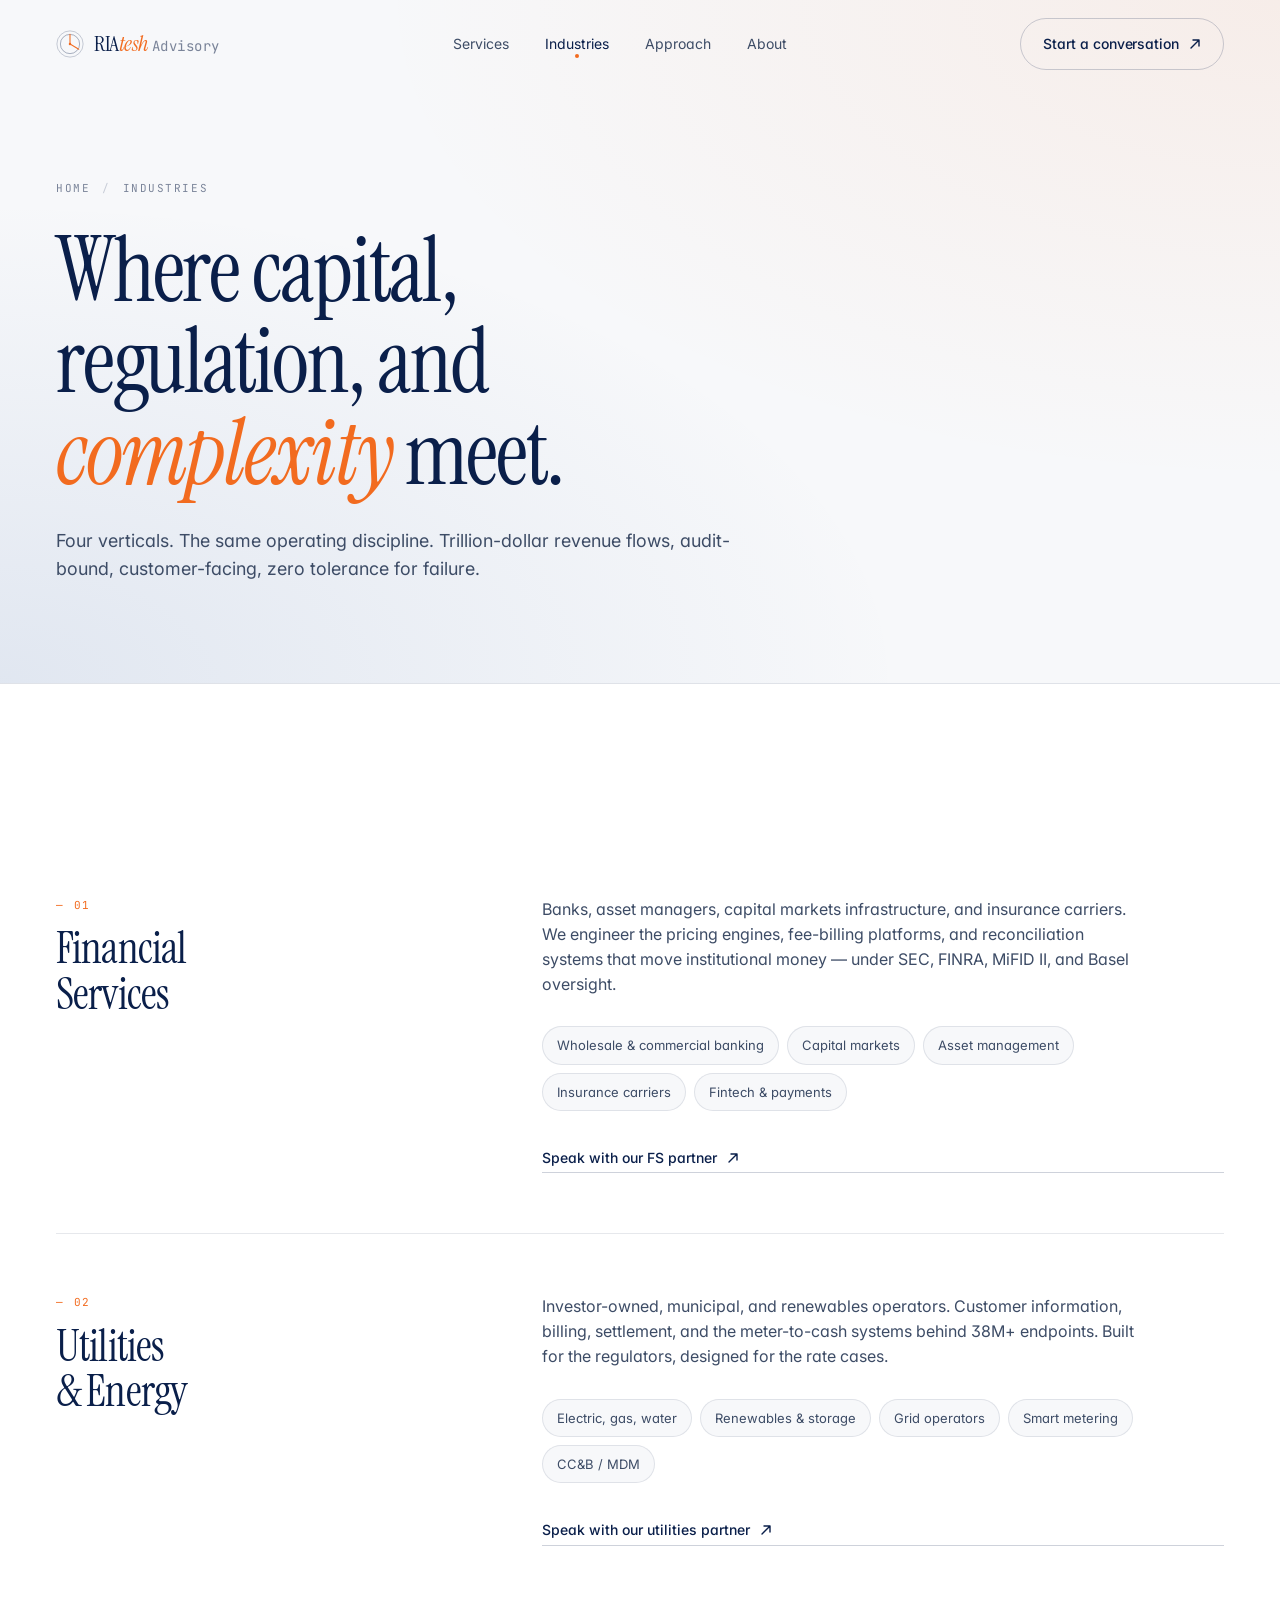
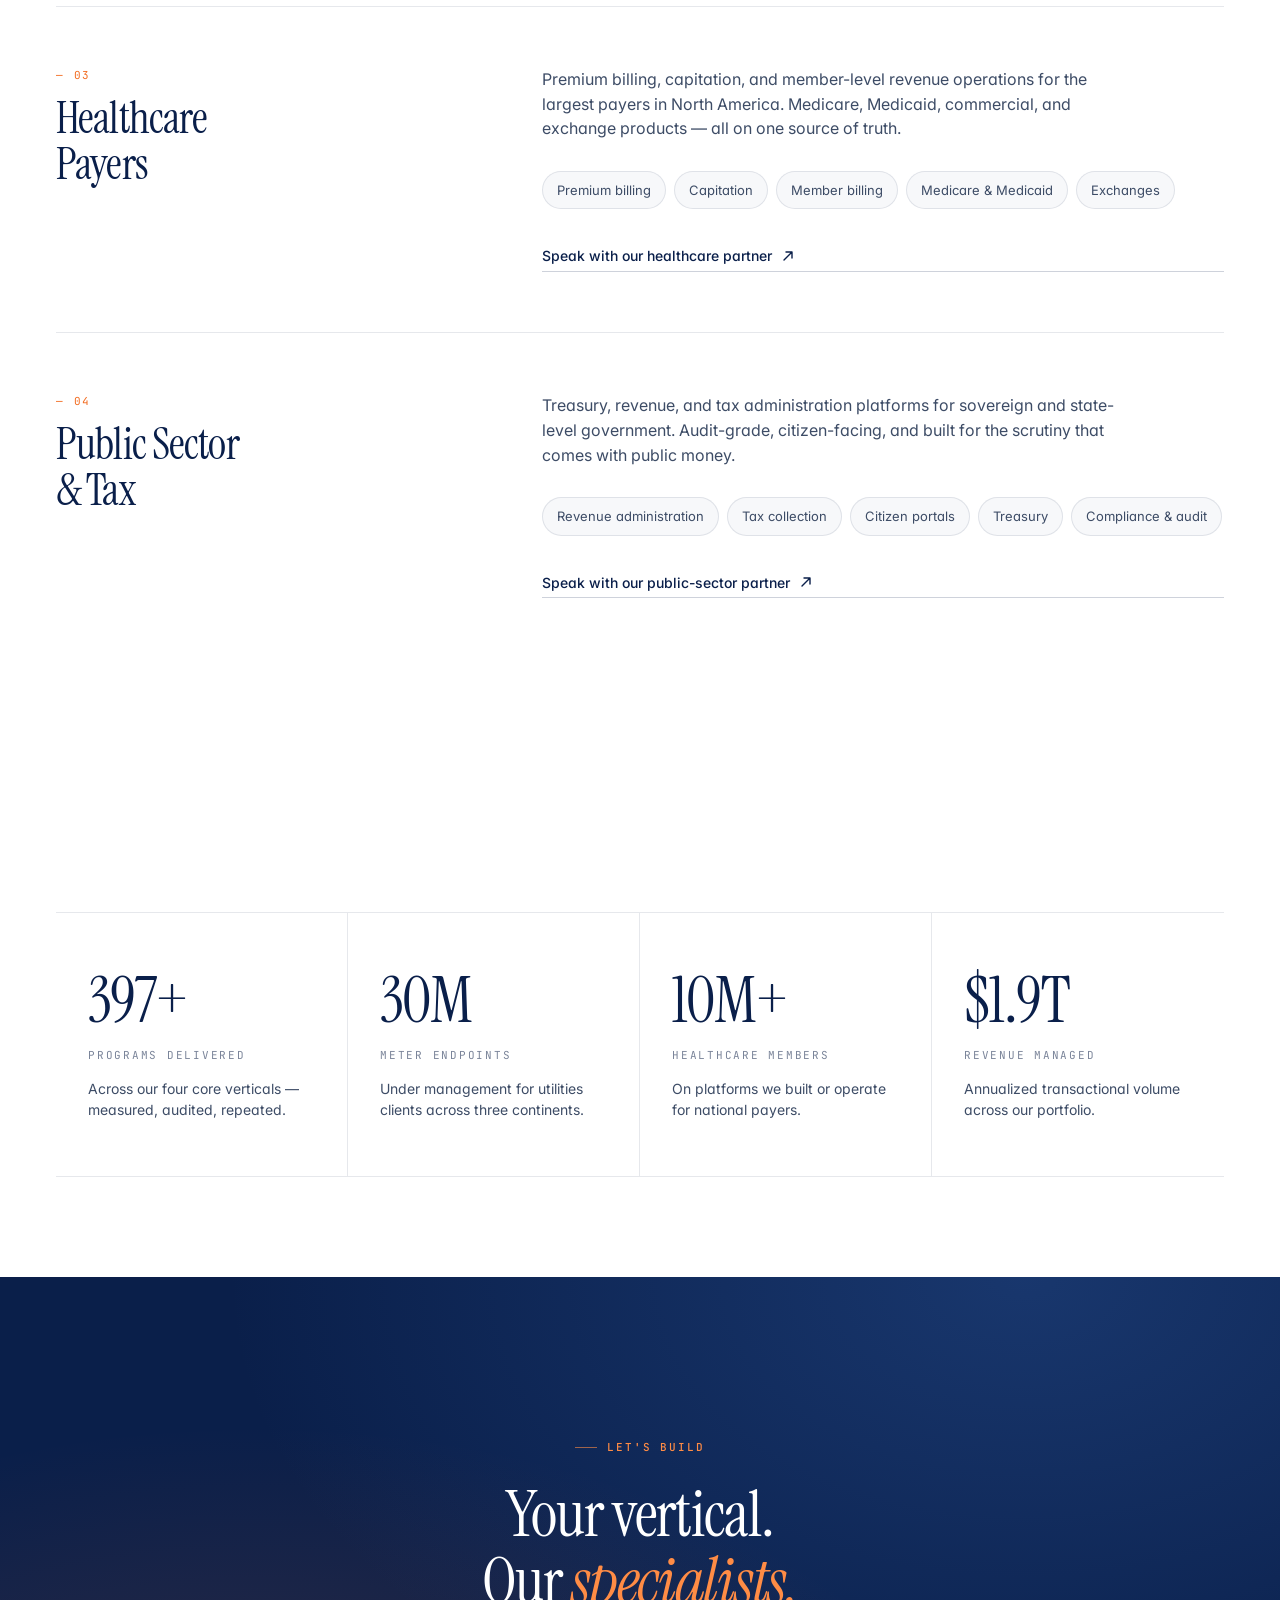
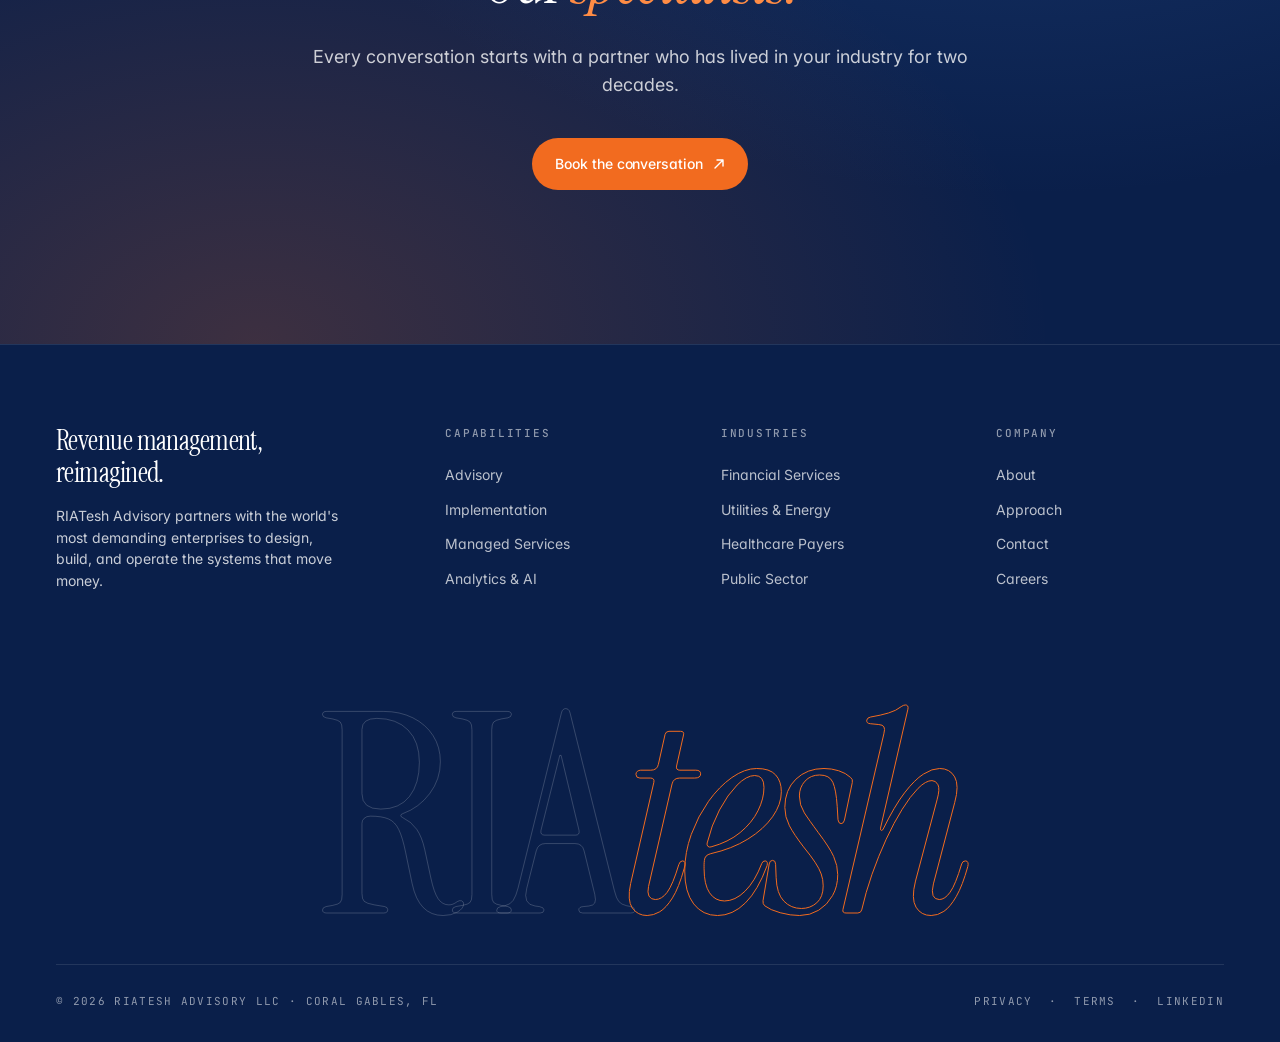
<file: industries.html>
<!doctype html>
<html lang="en">
<head>
  <meta charset="utf-8" />
  <meta name="viewport" content="width=device-width, initial-scale=1" />
  <title>Industries — RIATesh Advisory</title>
  <meta name="description" content="Financial Services, Utilities, Healthcare Payers, Public Sector. Four verticals. The same operating discipline." />
  <meta name="theme-color" content="#1B4E9E" />
  <link rel="preconnect" href="https://fonts.googleapis.com" />
  <link rel="preconnect" href="https://fonts.gstatic.com" crossorigin />
  <link href="https://fonts.googleapis.com/css2?family=Instrument+Serif:ital@0;1&family=Inter:wght@300;400;500;600&family=JetBrains+Mono:wght@400;500&display=swap" rel="stylesheet" />
  <link rel="icon" type="image/svg+xml" href="assets/img/logo.svg" />
  <link rel="stylesheet" href="assets/css/styles.css" />
</head>
<body>

  <header class="nav">
    <div class="container nav-inner">
      <a href="index.html" class="logo">
        <span class="logo-mark" style="color: var(--ink);">
          <svg viewBox="0 0 64 64" fill="none" aria-hidden="true">
            <circle cx="32" cy="32" r="30" stroke="currentColor" stroke-width="1.4" opacity="0.35"/>
            <circle cx="32" cy="32" r="22" stroke="currentColor" stroke-width="1.4" opacity="0.55"/>
            <path d="M32 10 L32 32 L52 44" stroke="#F26B1F" stroke-width="2.4" stroke-linecap="round"/>
            <circle cx="32" cy="32" r="2.8" fill="#F26B1F"/>
          </svg>
        </span>
        <span class="logo-text">RIA<em>tesh</em> <span style="color: var(--ink-muted); font-size: 14px; letter-spacing: 0.04em; font-family: var(--font-mono); font-style: normal;">Advisory</span></span>
      </a>
      <nav>
        <ul class="nav-links">
          <li><a href="services.html">Services</a></li>
          <li><a href="industries.html" class="is-active">Industries</a></li>
          <li><a href="approach.html">Approach</a></li>
          <li><a href="about.html">About</a></li>
        </ul>
      </nav>
      <div class="nav-cta">
        <a href="contact.html" class="btn btn-ghost">Start a conversation
          <svg class="arrow" width="12" height="12" viewBox="0 0 12 12" fill="none"><path d="M2 10L10 2M10 2H4M10 2V8" stroke="currentColor" stroke-width="1.4" stroke-linecap="round"/></svg>
        </a>
        <button class="menu-toggle" aria-label="Open menu"><span></span></button>
      </div>
    </div>
  </header>

  <div class="mobile-menu">
    <ul>
      <li><a href="services.html">Services</a></li>
      <li><a href="industries.html">Industries</a></li>
      <li><a href="approach.html">Approach</a></li>
      <li><a href="about.html">About</a></li>
      <li><a href="contact.html">Contact</a></li>
    </ul>
  </div>

  <section class="page-hero">
    <div class="container page-hero-inner">
      <div class="breadcrumb" data-reveal>
        <a href="index.html">Home</a><span>/</span>Industries
      </div>
      <h1 data-reveal data-reveal-delay="1">Where capital,<br/>regulation, and<br/><em>complexity</em> meet.</h1>
      <p class="lead" data-reveal data-reveal-delay="2">
        Four verticals. The same operating discipline.
        Trillion-dollar revenue flows, audit-bound, customer-facing,
        zero tolerance for failure.
      </p>
    </div>
  </section>

  <!-- INDUSTRY DETAIL BLOCKS -->
  <section class="section">
    <div class="container">

      <div class="service-block" data-reveal>
        <div>
          <div class="label">— 01</div>
          <h2>Financial<br/>Services</h2>
        </div>
        <div class="right">
          <p>Banks, asset managers, capital markets infrastructure, and insurance carriers. We engineer the pricing engines, fee-billing platforms, and reconciliation systems that move institutional money — under SEC, FINRA, MiFID II, and Basel oversight.</p>
          <div class="pills">
            <span class="pill">Wholesale &amp; commercial banking</span>
            <span class="pill">Capital markets</span>
            <span class="pill">Asset management</span>
            <span class="pill">Insurance carriers</span>
            <span class="pill">Fintech &amp; payments</span>
          </div>
          <a href="contact.html" class="btn-link" style="margin-top: 12px;">
            Speak with our FS partner
            <svg class="arrow" width="12" height="12" viewBox="0 0 12 12" fill="none"><path d="M2 10L10 2M10 2H4M10 2V8" stroke="currentColor" stroke-width="1.4" stroke-linecap="round"/></svg>
          </a>
        </div>
      </div>

      <div class="service-block" data-reveal>
        <div>
          <div class="label">— 02</div>
          <h2>Utilities<br/>&amp; Energy</h2>
        </div>
        <div class="right">
          <p>Investor-owned, municipal, and renewables operators. Customer information, billing, settlement, and the meter-to-cash systems behind 38M+ endpoints. Built for the regulators, designed for the rate cases.</p>
          <div class="pills">
            <span class="pill">Electric, gas, water</span>
            <span class="pill">Renewables &amp; storage</span>
            <span class="pill">Grid operators</span>
            <span class="pill">Smart metering</span>
            <span class="pill">CC&amp;B / MDM</span>
          </div>
          <a href="contact.html" class="btn-link" style="margin-top: 12px;">
            Speak with our utilities partner
            <svg class="arrow" width="12" height="12" viewBox="0 0 12 12" fill="none"><path d="M2 10L10 2M10 2H4M10 2V8" stroke="currentColor" stroke-width="1.4" stroke-linecap="round"/></svg>
          </a>
        </div>
      </div>

      <div class="service-block" data-reveal>
        <div>
          <div class="label">— 03</div>
          <h2>Healthcare<br/>Payers</h2>
        </div>
        <div class="right">
          <p>Premium billing, capitation, and member-level revenue operations for the largest payers in North America. Medicare, Medicaid, commercial, and exchange products — all on one source of truth.</p>
          <div class="pills">
            <span class="pill">Premium billing</span>
            <span class="pill">Capitation</span>
            <span class="pill">Member billing</span>
            <span class="pill">Medicare &amp; Medicaid</span>
            <span class="pill">Exchanges</span>
          </div>
          <a href="contact.html" class="btn-link" style="margin-top: 12px;">
            Speak with our healthcare partner
            <svg class="arrow" width="12" height="12" viewBox="0 0 12 12" fill="none"><path d="M2 10L10 2M10 2H4M10 2V8" stroke="currentColor" stroke-width="1.4" stroke-linecap="round"/></svg>
          </a>
        </div>
      </div>

      <div class="service-block" data-reveal>
        <div>
          <div class="label">— 04</div>
          <h2>Public Sector<br/>&amp; Tax</h2>
        </div>
        <div class="right">
          <p>Treasury, revenue, and tax administration platforms for sovereign and state-level government. Audit-grade, citizen-facing, and built for the scrutiny that comes with public money.</p>
          <div class="pills">
            <span class="pill">Revenue administration</span>
            <span class="pill">Tax collection</span>
            <span class="pill">Citizen portals</span>
            <span class="pill">Treasury</span>
            <span class="pill">Compliance &amp; audit</span>
          </div>
          <a href="contact.html" class="btn-link" style="margin-top: 12px;">
            Speak with our public-sector partner
            <svg class="arrow" width="12" height="12" viewBox="0 0 12 12" fill="none"><path d="M2 10L10 2M10 2H4M10 2V8" stroke="currentColor" stroke-width="1.4" stroke-linecap="round"/></svg>
          </a>
        </div>
      </div>

    </div>
  </section>

  <!-- STATS -->
  <section class="section-sm">
    <div class="container">
      <div class="stats" data-reveal>
        <div class="stat">
          <div class="v"><span data-count="500" data-suffix="+">0</span></div>
          <div class="l">Programs delivered</div>
          <div class="d">Across our four core verticals — measured, audited, repeated.</div>
        </div>
        <div class="stat">
          <div class="v"><span data-count="38" data-suffix="M">0</span></div>
          <div class="l">Meter endpoints</div>
          <div class="d">Under management for utilities clients across three continents.</div>
        </div>
        <div class="stat">
          <div class="v"><span data-count="12" data-suffix="M+">0</span></div>
          <div class="l">Healthcare members</div>
          <div class="d">On platforms we built or operate for national payers.</div>
        </div>
        <div class="stat">
          <div class="v"><span data-count="2.4" data-decimals="1" data-prefix="$" data-suffix="T">0</span></div>
          <div class="l">Revenue managed</div>
          <div class="d">Annualized transactional volume across our portfolio.</div>
        </div>
      </div>
    </div>
  </section>

  <!-- CTA -->
  <section class="cta-section">
    <div class="container">
      <div class="cta-inner">
        <div class="eyebrow" data-reveal>Let's build</div>
        <h2 data-reveal data-reveal-delay="1">Your vertical.<br/>Our <em>specialists.</em></h2>
        <p class="lead" data-reveal data-reveal-delay="2">Every conversation starts with a partner who has lived in your industry for two decades.</p>
        <div class="cta-actions" data-reveal data-reveal-delay="3">
          <a href="contact.html" class="btn btn-gold">Book the conversation
            <svg class="arrow" width="12" height="12" viewBox="0 0 12 12" fill="none"><path d="M2 10L10 2M10 2H4M10 2V8" stroke="currentColor" stroke-width="1.4" stroke-linecap="round"/></svg>
          </a>
        </div>
      </div>
    </div>
  </section>

  <footer class="footer">
    <div class="container">
      <div class="footer-top">
        <div class="footer-brand">
          <h4>Revenue management, reimagined.</h4>
          <p>RIATesh Advisory partners with the world's most demanding enterprises to design, build, and operate the systems that move money.</p>
        </div>
        <div class="footer-col">
          <h5>Capabilities</h5>
          <ul>
            <li><a href="services.html">Advisory</a></li>
            <li><a href="services.html">Implementation</a></li>
            <li><a href="services.html">Managed Services</a></li>
            <li><a href="services.html">Analytics &amp; AI</a></li>
          </ul>
        </div>
        <div class="footer-col">
          <h5>Industries</h5>
          <ul>
            <li><a href="industries.html">Financial Services</a></li>
            <li><a href="industries.html">Utilities &amp; Energy</a></li>
            <li><a href="industries.html">Healthcare Payers</a></li>
            <li><a href="industries.html">Public Sector</a></li>
          </ul>
        </div>
        <div class="footer-col">
          <h5>Company</h5>
          <ul>
            <li><a href="about.html">About</a></li>
            <li><a href="approach.html">Approach</a></li>
            <li><a href="contact.html">Contact</a></li>
            <li><a href="#">Careers</a></li>
          </ul>
        </div>
      </div>
      <div class="brand-mark-lg">RIA<em>tesh</em></div>
      <div class="footer-bottom">
        <div>© <span id="y">2026</span> RIATesh Advisory LLC · Coral Gables, FL</div>
        <div><a href="#">Privacy</a> &nbsp;·&nbsp; <a href="#">Terms</a> &nbsp;·&nbsp; <a href="#">LinkedIn</a></div>
      </div>
    </div>
  </footer>

  <script src="assets/js/main.js" defer></script>
</body>
</html>
</file>
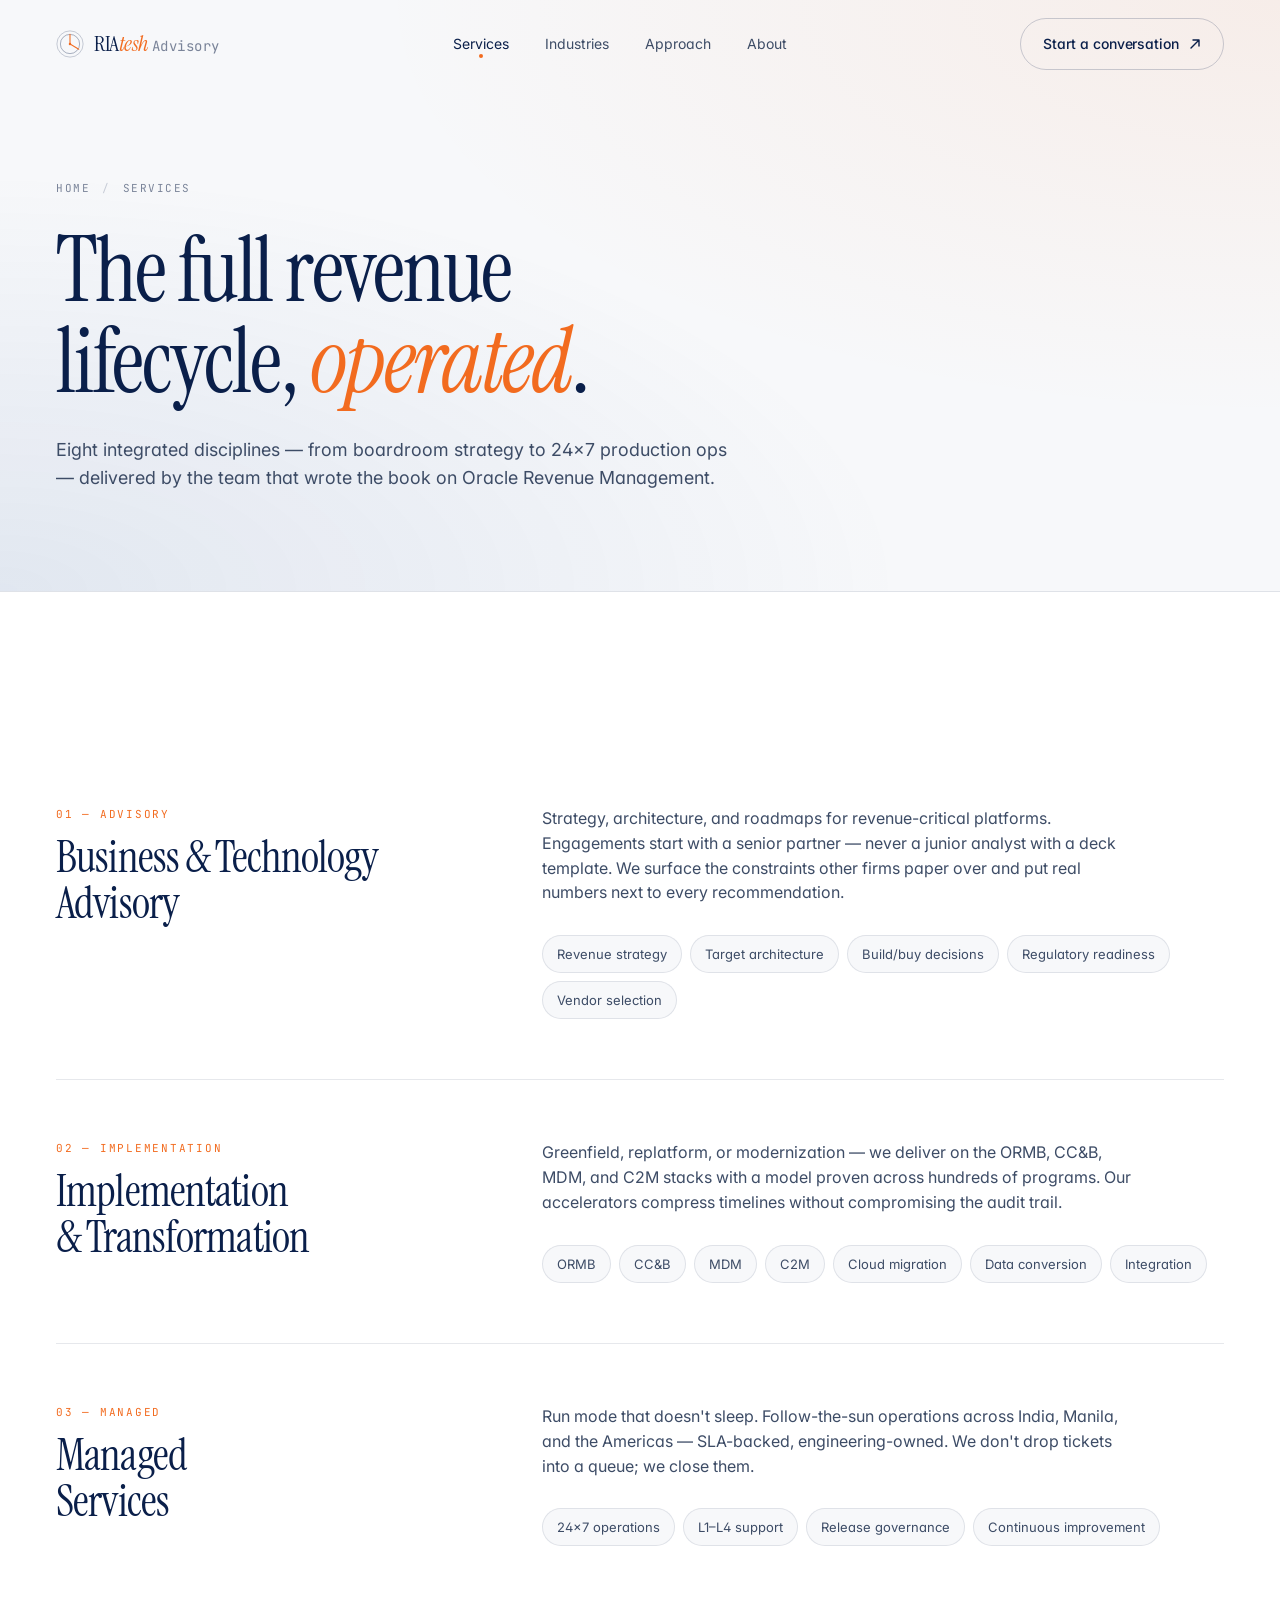
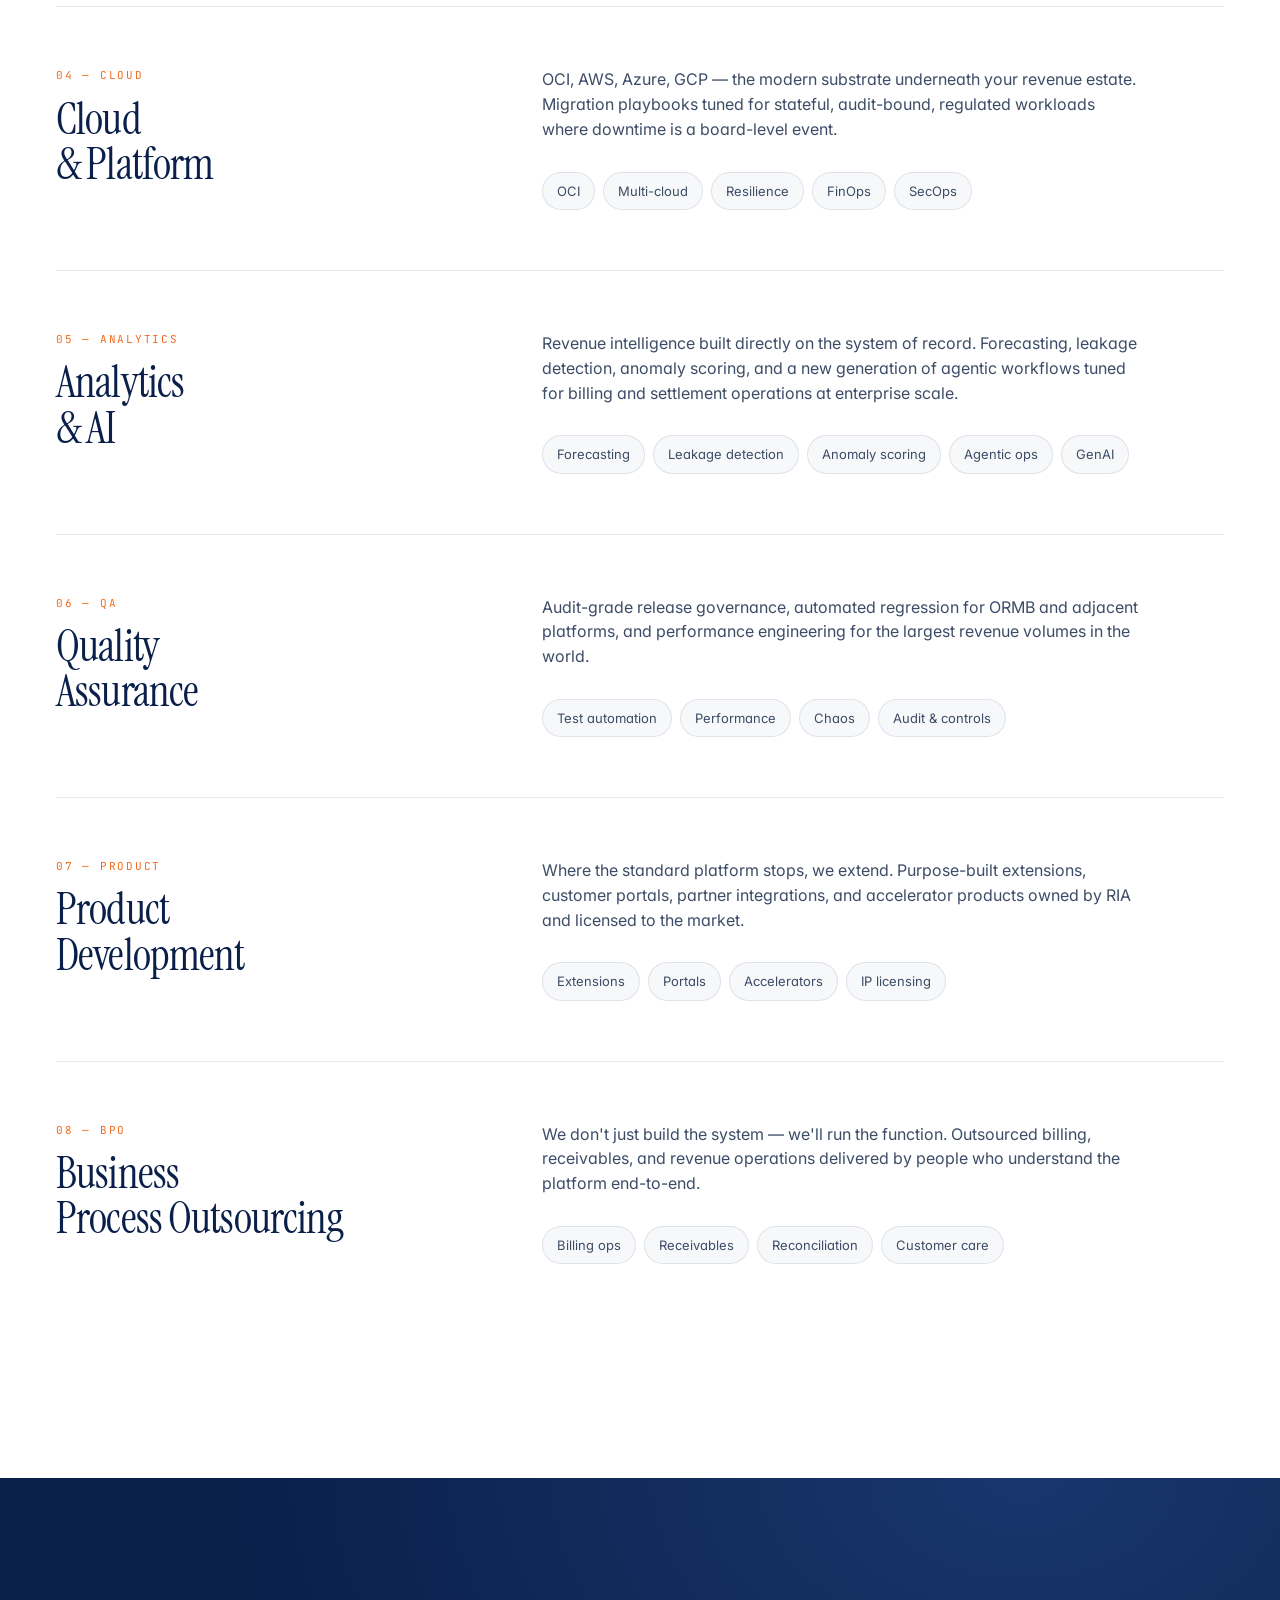
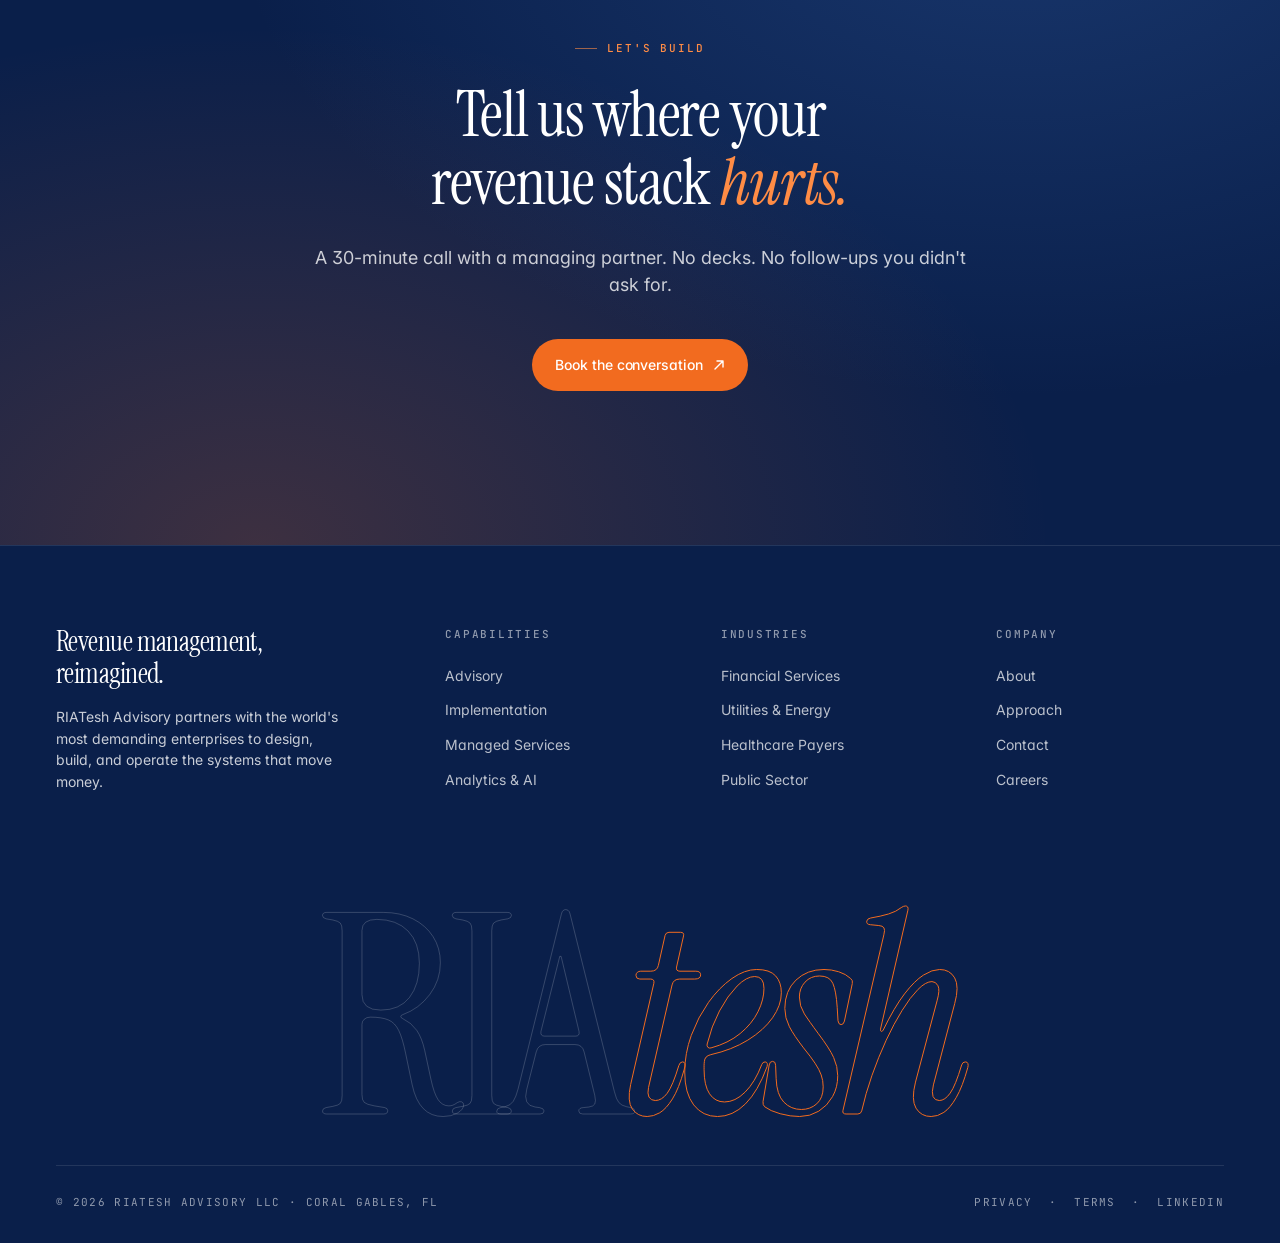
<file: services.html>
<!doctype html>
<html lang="en">
<head>
  <meta charset="utf-8" />
  <meta name="viewport" content="width=device-width, initial-scale=1" />
  <title>Services — RIATesh Advisory</title>
  <meta name="description" content="Advisory, implementation, managed services, and analytics — the full revenue lifecycle, operated by the deepest bench of ORMB experts in the world." />
  <meta name="theme-color" content="#1B4E9E" />
  <link rel="preconnect" href="https://fonts.googleapis.com" />
  <link rel="preconnect" href="https://fonts.gstatic.com" crossorigin />
  <link href="https://fonts.googleapis.com/css2?family=Instrument+Serif:ital@0;1&family=Inter:wght@300;400;500;600&family=JetBrains+Mono:wght@400;500&display=swap" rel="stylesheet" />
  <link rel="icon" type="image/svg+xml" href="assets/img/logo.svg" />
  <link rel="stylesheet" href="assets/css/styles.css" />
</head>
<body>

  <header class="nav">
    <div class="container nav-inner">
      <a href="index.html" class="logo">
        <span class="logo-mark" style="color: var(--ink);">
          <svg viewBox="0 0 64 64" fill="none" aria-hidden="true">
            <circle cx="32" cy="32" r="30" stroke="currentColor" stroke-width="1.4" opacity="0.35"/>
            <circle cx="32" cy="32" r="22" stroke="currentColor" stroke-width="1.4" opacity="0.55"/>
            <path d="M32 10 L32 32 L52 44" stroke="#F26B1F" stroke-width="2.4" stroke-linecap="round"/>
            <circle cx="32" cy="32" r="2.8" fill="#F26B1F"/>
          </svg>
        </span>
        <span class="logo-text">RIA<em>tesh</em> <span style="color: var(--ink-muted); font-size: 14px; letter-spacing: 0.04em; font-family: var(--font-mono); font-style: normal;">Advisory</span></span>
      </a>
      <nav>
        <ul class="nav-links">
          <li><a href="services.html" class="is-active">Services</a></li>
          <li><a href="industries.html">Industries</a></li>
          <li><a href="approach.html">Approach</a></li>
          <li><a href="about.html">About</a></li>
        </ul>
      </nav>
      <div class="nav-cta">
        <a href="contact.html" class="btn btn-ghost">Start a conversation
          <svg class="arrow" width="12" height="12" viewBox="0 0 12 12" fill="none"><path d="M2 10L10 2M10 2H4M10 2V8" stroke="currentColor" stroke-width="1.4" stroke-linecap="round"/></svg>
        </a>
        <button class="menu-toggle" aria-label="Open menu"><span></span></button>
      </div>
    </div>
  </header>

  <div class="mobile-menu">
    <ul>
      <li><a href="services.html">Services</a></li>
      <li><a href="industries.html">Industries</a></li>
      <li><a href="approach.html">Approach</a></li>
      <li><a href="about.html">About</a></li>
      <li><a href="contact.html">Contact</a></li>
    </ul>
  </div>

  <!-- PAGE HERO -->
  <section class="page-hero">
    <div class="container page-hero-inner">
      <div class="breadcrumb" data-reveal>
        <a href="index.html">Home</a><span>/</span>Services
      </div>
      <h1 data-reveal data-reveal-delay="1">
        The full revenue<br/>lifecycle, <em>operated</em>.
      </h1>
      <p class="lead" data-reveal data-reveal-delay="2">
        Eight integrated disciplines — from boardroom strategy to
        24×7 production ops — delivered by the team that wrote the
        book on Oracle Revenue Management.
      </p>
    </div>
  </section>

  <!-- SERVICES DETAIL -->
  <section class="section">
    <div class="container">

      <div class="service-block" data-reveal>
        <div>
          <div class="label">01 — Advisory</div>
          <h2>Business &amp; Technology<br/>Advisory</h2>
        </div>
        <div class="right">
          <p>Strategy, architecture, and roadmaps for revenue-critical platforms. Engagements start with a senior partner — never a junior analyst with a deck template. We surface the constraints other firms paper over and put real numbers next to every recommendation.</p>
          <div class="pills">
            <span class="pill">Revenue strategy</span>
            <span class="pill">Target architecture</span>
            <span class="pill">Build/buy decisions</span>
            <span class="pill">Regulatory readiness</span>
            <span class="pill">Vendor selection</span>
          </div>
        </div>
      </div>

      <div class="service-block" data-reveal>
        <div>
          <div class="label">02 — Implementation</div>
          <h2>Implementation<br/>&amp; Transformation</h2>
        </div>
        <div class="right">
          <p>Greenfield, replatform, or modernization — we deliver on the ORMB, CC&amp;B, MDM, and C2M stacks with a model proven across hundreds of programs. Our accelerators compress timelines without compromising the audit trail.</p>
          <div class="pills">
            <span class="pill">ORMB</span><span class="pill">CC&amp;B</span><span class="pill">MDM</span><span class="pill">C2M</span><span class="pill">Cloud migration</span><span class="pill">Data conversion</span><span class="pill">Integration</span>
          </div>
        </div>
      </div>

      <div class="service-block" data-reveal>
        <div>
          <div class="label">03 — Managed</div>
          <h2>Managed<br/>Services</h2>
        </div>
        <div class="right">
          <p>Run mode that doesn't sleep. Follow-the-sun operations across India, Manila, and the Americas — SLA-backed, engineering-owned. We don't drop tickets into a queue; we close them.</p>
          <div class="pills">
            <span class="pill">24×7 operations</span><span class="pill">L1–L4 support</span><span class="pill">Release governance</span><span class="pill">Continuous improvement</span>
          </div>
        </div>
      </div>

      <div class="service-block" data-reveal>
        <div>
          <div class="label">04 — Cloud</div>
          <h2>Cloud<br/>&amp; Platform</h2>
        </div>
        <div class="right">
          <p>OCI, AWS, Azure, GCP — the modern substrate underneath your revenue estate. Migration playbooks tuned for stateful, audit-bound, regulated workloads where downtime is a board-level event.</p>
          <div class="pills">
            <span class="pill">OCI</span><span class="pill">Multi-cloud</span><span class="pill">Resilience</span><span class="pill">FinOps</span><span class="pill">SecOps</span>
          </div>
        </div>
      </div>

      <div class="service-block" data-reveal>
        <div>
          <div class="label">05 — Analytics</div>
          <h2>Analytics<br/>&amp; AI</h2>
        </div>
        <div class="right">
          <p>Revenue intelligence built directly on the system of record. Forecasting, leakage detection, anomaly scoring, and a new generation of agentic workflows tuned for billing and settlement operations at enterprise scale.</p>
          <div class="pills">
            <span class="pill">Forecasting</span><span class="pill">Leakage detection</span><span class="pill">Anomaly scoring</span><span class="pill">Agentic ops</span><span class="pill">GenAI</span>
          </div>
        </div>
      </div>

      <div class="service-block" data-reveal>
        <div>
          <div class="label">06 — QA</div>
          <h2>Quality<br/>Assurance</h2>
        </div>
        <div class="right">
          <p>Audit-grade release governance, automated regression for ORMB and adjacent platforms, and performance engineering for the largest revenue volumes in the world.</p>
          <div class="pills">
            <span class="pill">Test automation</span><span class="pill">Performance</span><span class="pill">Chaos</span><span class="pill">Audit &amp; controls</span>
          </div>
        </div>
      </div>

      <div class="service-block" data-reveal>
        <div>
          <div class="label">07 — Product</div>
          <h2>Product<br/>Development</h2>
        </div>
        <div class="right">
          <p>Where the standard platform stops, we extend. Purpose-built extensions, customer portals, partner integrations, and accelerator products owned by RIA and licensed to the market.</p>
          <div class="pills">
            <span class="pill">Extensions</span><span class="pill">Portals</span><span class="pill">Accelerators</span><span class="pill">IP licensing</span>
          </div>
        </div>
      </div>

      <div class="service-block" data-reveal>
        <div>
          <div class="label">08 — BPO</div>
          <h2>Business<br/>Process Outsourcing</h2>
        </div>
        <div class="right">
          <p>We don't just build the system — we'll run the function. Outsourced billing, receivables, and revenue operations delivered by people who understand the platform end-to-end.</p>
          <div class="pills">
            <span class="pill">Billing ops</span><span class="pill">Receivables</span><span class="pill">Reconciliation</span><span class="pill">Customer care</span>
          </div>
        </div>
      </div>

    </div>
  </section>

  <!-- CTA -->
  <section class="cta-section">
    <div class="container">
      <div class="cta-inner">
        <div class="eyebrow" data-reveal>Let's build</div>
        <h2 data-reveal data-reveal-delay="1">Tell us where your<br/>revenue stack <em>hurts.</em></h2>
        <p class="lead" data-reveal data-reveal-delay="2">A 30-minute call with a managing partner. No decks. No follow-ups you didn't ask for.</p>
        <div class="cta-actions" data-reveal data-reveal-delay="3">
          <a href="contact.html" class="btn btn-gold">Book the conversation
            <svg class="arrow" width="12" height="12" viewBox="0 0 12 12" fill="none"><path d="M2 10L10 2M10 2H4M10 2V8" stroke="currentColor" stroke-width="1.4" stroke-linecap="round"/></svg>
          </a>
        </div>
      </div>
    </div>
  </section>

  <!-- FOOTER -->
  <footer class="footer">
    <div class="container">
      <div class="footer-top">
        <div class="footer-brand">
          <h4>Revenue management, reimagined.</h4>
          <p>RIATesh Advisory partners with the world's most demanding enterprises to design, build, and operate the systems that move money.</p>
        </div>
        <div class="footer-col">
          <h5>Capabilities</h5>
          <ul>
            <li><a href="services.html">Advisory</a></li>
            <li><a href="services.html">Implementation</a></li>
            <li><a href="services.html">Managed Services</a></li>
            <li><a href="services.html">Analytics &amp; AI</a></li>
          </ul>
        </div>
        <div class="footer-col">
          <h5>Industries</h5>
          <ul>
            <li><a href="industries.html">Financial Services</a></li>
            <li><a href="industries.html">Utilities &amp; Energy</a></li>
            <li><a href="industries.html">Healthcare Payers</a></li>
            <li><a href="industries.html">Public Sector</a></li>
          </ul>
        </div>
        <div class="footer-col">
          <h5>Company</h5>
          <ul>
            <li><a href="about.html">About</a></li>
            <li><a href="approach.html">Approach</a></li>
            <li><a href="contact.html">Contact</a></li>
            <li><a href="#">Careers</a></li>
          </ul>
        </div>
      </div>
      <div class="brand-mark-lg">RIA<em>tesh</em></div>
      <div class="footer-bottom">
        <div>© <span id="y">2026</span> RIATesh Advisory LLC · Coral Gables, FL</div>
        <div><a href="#">Privacy</a> &nbsp;·&nbsp; <a href="#">Terms</a> &nbsp;·&nbsp; <a href="#">LinkedIn</a></div>
      </div>
    </div>
  </footer>

  <script src="assets/js/main.js" defer></script>
</body>
</html>
</file>
<file: assets/css/styles.css>
/* ============================================================
   RIA Advisory — Design System
   ============================================================ */

:root {
  /* RIATesh Advisory brand palette — official blue + orange on white */
  --bg: #FFFFFF;
  --bg-elev: #F7F8FA;
  --bg-soft: #EEF1F5;
  --bg-dark: #0A1F4A;          /* deep brand blue for contrast sections */
  --bg-dark-soft: #0F2A5F;

  --ink: #0A1F4A;              /* deep brand-blue for text */
  --ink-soft: #3D4C66;
  --ink-muted: #7A8499;
  --ink-on-dark: #FFFFFF;
  --ink-dark: #FFFFFF;         /* legacy alias — text color on dark surfaces */

  --line: rgba(10, 31, 74, 0.10);
  --line-strong: rgba(10, 31, 74, 0.20);
  --line-light: rgba(10, 31, 74, 0.10);
  --line-on-dark: rgba(255, 255, 255, 0.14);
  --line-on-dark-strong: rgba(255, 255, 255, 0.26);

  /* Brand accents */
  --blue: #1B4E9E;             /* RIA primary blue */
  --blue-soft: #3A6EBF;
  --blue-deep: #0B2B66;
  --orange: #F26B1F;           /* RIA accent orange */
  --orange-soft: #FF8C45;
  --orange-deep: #C84F00;

  /* Legacy gold aliases now mapped to brand orange so existing rules keep working */
  --gold: var(--orange);
  --gold-soft: var(--orange-soft);
  --gold-deep: var(--orange-deep);
  --rust: var(--orange-deep);

  /* Type */
  --font-serif: "Instrument Serif", "GT Sectra", "New York", Georgia, serif;
  --font-sans: "Inter", -apple-system, BlinkMacSystemFont, "Segoe UI", Helvetica, Arial, sans-serif;
  --font-mono: "JetBrains Mono", "SF Mono", ui-monospace, Menlo, Consolas, monospace;

  /* Layout */
  --maxw: 1280px;
  --gutter: clamp(20px, 5vw, 56px);
  --radius: 4px;
  --radius-lg: 14px;
  --radius-xl: 22px;

  /* Motion */
  --ease: cubic-bezier(0.22, 1, 0.36, 1);
  --ease-out: cubic-bezier(0.16, 1, 0.3, 1);
}

* { box-sizing: border-box; margin: 0; padding: 0; }
*::selection { background: var(--gold); color: var(--ink-dark); }

html { scroll-behavior: smooth; -webkit-text-size-adjust: 100%; }

body {
  font-family: var(--font-sans);
  background: var(--bg);
  color: var(--ink);
  font-size: 16px;
  line-height: 1.55;
  font-weight: 400;
  -webkit-font-smoothing: antialiased;
  -moz-osx-font-smoothing: grayscale;
  overflow-x: hidden;
  font-feature-settings: "ss01", "cv11";
}

p { color: var(--ink-soft); }

/* Helper: any section with .on-dark inverts ink-related vars within scope */
.on-dark {
  --bg: var(--bg-dark);
  --bg-elev: var(--bg-dark-soft);
  --bg-soft: var(--bg-dark-soft);
  --ink: var(--ink-on-dark);
  --ink-soft: rgba(255, 255, 255, 0.78);
  --ink-muted: rgba(255, 255, 255, 0.55);
  --line: var(--line-on-dark);
  --line-strong: var(--line-on-dark-strong);
  background: var(--bg-dark);
  color: var(--ink-on-dark);
}

img, svg { display: block; max-width: 100%; }
a { color: inherit; text-decoration: none; }
button { font: inherit; color: inherit; background: none; border: 0; cursor: pointer; }

/* ============================================================
   Typography
   ============================================================ */

.eyebrow {
  font-family: var(--font-mono);
  font-size: 11px;
  letter-spacing: 0.18em;
  text-transform: uppercase;
  color: var(--gold);
  font-weight: 500;
  display: inline-flex;
  align-items: center;
  gap: 10px;
}
.eyebrow::before {
  content: "";
  display: inline-block;
  width: 22px;
  height: 1px;
  background: var(--gold);
  opacity: 0.6;
}

.display {
  font-family: var(--font-serif);
  font-weight: 400;
  letter-spacing: -0.02em;
  line-height: 1.02;
  font-size: clamp(48px, 8vw, 112px);
}
.display em { font-style: italic; color: var(--gold-soft); }

h1, h2, h3, h4 { font-weight: 500; letter-spacing: -0.015em; line-height: 1.15; }

h2 {
  font-family: var(--font-serif);
  font-weight: 400;
  font-size: clamp(34px, 5vw, 64px);
  line-height: 1.05;
  letter-spacing: -0.02em;
}
h2 em { font-style: italic; color: var(--gold-soft); }

h3 {
  font-size: clamp(20px, 1.6vw, 24px);
  font-weight: 500;
  letter-spacing: -0.01em;
}

p { color: var(--ink-soft); }
.lead { font-size: clamp(17px, 1.4vw, 20px); line-height: 1.55; color: var(--ink-soft); max-width: 60ch; }

/* ============================================================
   Layout
   ============================================================ */

.container {
  width: 100%;
  max-width: var(--maxw);
  margin: 0 auto;
  padding: 0 var(--gutter);
}

section { position: relative; }

.section {
  padding: clamp(80px, 12vw, 160px) 0;
  position: relative;
}
.section-sm { padding: clamp(60px, 8vw, 100px) 0; }

.divider {
  height: 1px;
  background: var(--line);
  width: 100%;
}

/* ============================================================
   Buttons
   ============================================================ */

.btn {
  display: inline-flex;
  align-items: center;
  gap: 10px;
  padding: 14px 22px;
  border-radius: 999px;
  font-size: 14px;
  font-weight: 500;
  letter-spacing: -0.005em;
  transition: all 0.4s var(--ease);
  white-space: nowrap;
  border: 1px solid transparent;
}

.btn-primary {
  background: var(--blue);
  color: #fff;
}
.btn-primary:hover { background: var(--blue-deep); transform: translateY(-1px); }

.btn-ghost {
  border-color: var(--line-strong);
  color: var(--ink);
}
.btn-ghost:hover { border-color: var(--ink); background: rgba(10,31,74,0.04); }

.on-dark .btn-ghost:hover { background: rgba(255,255,255,0.06); }

/* Primary CTA — brand orange */
.btn-gold {
  background: var(--orange);
  color: #fff;
}
.btn-gold:hover { background: var(--orange-deep); transform: translateY(-1px); color: #fff; }

.btn .arrow { transition: transform 0.4s var(--ease); }
.btn:hover .arrow { transform: translate(3px, -3px); }

.btn-link {
  display: inline-flex;
  align-items: center;
  gap: 10px;
  font-size: 14px;
  font-weight: 500;
  color: var(--ink);
  padding-bottom: 4px;
  border-bottom: 1px solid var(--line-strong);
  transition: all 0.3s var(--ease);
}
.btn-link:hover { border-color: var(--gold); color: var(--gold); }
.btn-link .arrow { transition: transform 0.3s var(--ease); }
.btn-link:hover .arrow { transform: translate(3px, -3px); }

/* ============================================================
   Navigation
   ============================================================ */

.nav {
  position: fixed;
  top: 0; left: 0; right: 0;
  z-index: 100;
  padding: 18px 0;
  transition: all 0.4s var(--ease);
}
.nav::before {
  content: "";
  position: absolute;
  inset: 0;
  background: rgba(11, 13, 18, 0.0);
  backdrop-filter: blur(0);
  -webkit-backdrop-filter: blur(0);
  transition: all 0.4s var(--ease);
  border-bottom: 1px solid transparent;
}
.nav.is-scrolled::before {
  background: rgba(255, 255, 255, 0.78);
  backdrop-filter: blur(20px) saturate(180%);
  -webkit-backdrop-filter: blur(20px) saturate(180%);
  border-bottom-color: var(--line);
}
.nav.is-scrolled { padding: 14px 0; }

.nav-inner {
  position: relative;
  display: flex;
  align-items: center;
  justify-content: space-between;
  gap: 32px;
}

.logo {
  display: inline-flex;
  align-items: center;
  gap: 10px;
  font-family: var(--font-serif);
  font-size: 22px;
  letter-spacing: -0.02em;
  color: var(--ink);
}
.logo-mark {
  width: 28px; height: 28px;
  display: grid;
  place-items: center;
}
.logo-mark svg { width: 100%; height: 100%; }
.logo-text { font-weight: 400; }
.logo-text em { font-style: italic; color: var(--gold); }

.nav-links {
  display: flex;
  align-items: center;
  gap: 36px;
  list-style: none;
}
.nav-links a {
  font-size: 14px;
  color: var(--ink-soft);
  transition: color 0.3s var(--ease);
  position: relative;
}
.nav-links a:hover { color: var(--ink); }
.nav-links a.is-active { color: var(--ink); }
.nav-links a.is-active::after {
  content: "";
  position: absolute;
  bottom: -6px;
  left: 50%;
  transform: translateX(-50%);
  width: 4px; height: 4px;
  border-radius: 50%;
  background: var(--gold);
}

.nav-cta { display: flex; align-items: center; gap: 12px; }

.menu-toggle {
  display: none;
  width: 40px;
  height: 40px;
  align-items: center;
  justify-content: center;
  border: 1px solid var(--line-strong);
  border-radius: 999px;
}
.menu-toggle span {
  display: block;
  width: 16px;
  height: 1px;
  background: var(--ink);
  position: relative;
}
.menu-toggle span::before, .menu-toggle span::after {
  content: "";
  position: absolute;
  left: 0;
  width: 16px;
  height: 1px;
  background: var(--ink);
}
.menu-toggle span::before { top: -5px; }
.menu-toggle span::after { top: 5px; }

@media (max-width: 880px) {
  .nav-links { display: none; }
  .menu-toggle { display: inline-flex; }
  .nav-cta .btn { display: none; }
}

/* Mobile menu drawer */
.mobile-menu {
  position: fixed;
  inset: 0;
  background: var(--bg);
  z-index: 99;
  padding: 100px var(--gutter) 40px;
  opacity: 0;
  visibility: hidden;
  transition: all 0.5s var(--ease);
}
.mobile-menu.is-open { opacity: 1; visibility: visible; }
.mobile-menu ul { list-style: none; display: flex; flex-direction: column; gap: 8px; }
.mobile-menu a {
  display: block;
  padding: 18px 0;
  font-family: var(--font-serif);
  font-size: 36px;
  letter-spacing: -0.02em;
  border-bottom: 1px solid var(--line);
}

/* ============================================================
   Hero
   ============================================================ */

.hero {
  position: relative;
  padding-top: clamp(140px, 18vh, 200px);
  padding-bottom: clamp(80px, 12vw, 140px);
  min-height: 100vh;
  display: flex;
  align-items: center;
  overflow: hidden;
}

.hero-bg {
  position: absolute;
  inset: 0;
  z-index: 0;
  overflow: hidden;
  pointer-events: none;
}
.hero-bg::before {
  content: "";
  position: absolute;
  top: -10%;
  right: -10%;
  width: 60%;
  height: 80%;
  background: radial-gradient(ellipse at center, rgba(242, 107, 31, 0.10), transparent 60%);
  filter: blur(60px);
}
.hero-bg::after {
  content: "";
  position: absolute;
  bottom: -20%;
  left: -10%;
  width: 60%;
  height: 70%;
  background: radial-gradient(ellipse at center, rgba(27, 78, 158, 0.10), transparent 60%);
  filter: blur(60px);
}

.grid-overlay {
  position: absolute;
  inset: 0;
  background-image:
    linear-gradient(var(--line) 1px, transparent 1px),
    linear-gradient(90deg, var(--line) 1px, transparent 1px);
  background-size: 80px 80px;
  mask-image: radial-gradient(ellipse at 50% 40%, black 20%, transparent 75%);
  -webkit-mask-image: radial-gradient(ellipse at 50% 40%, black 20%, transparent 75%);
  pointer-events: none;
  opacity: 0.5;
}

.hero-content {
  position: relative;
  z-index: 2;
  display: grid;
  grid-template-columns: 1.4fr 1fr;
  gap: 80px;
  align-items: end;
  width: 100%;
}

@media (max-width: 920px) {
  .hero-content { grid-template-columns: 1fr; gap: 48px; }
}

.hero-headline { max-width: 900px; }
.hero-headline .eyebrow { margin-bottom: 28px; }
.hero-headline .display { margin-bottom: 36px; }
.hero-headline .lead { margin-bottom: 40px; max-width: 56ch; }

.hero-actions { display: flex; gap: 14px; flex-wrap: wrap; }

.hero-side {
  border-left: 1px solid var(--line);
  padding-left: 32px;
  display: flex;
  flex-direction: column;
  gap: 28px;
  align-self: end;
}
@media (max-width: 920px) {
  .hero-side { border-left: 0; padding-left: 0; border-top: 1px solid var(--line); padding-top: 32px; }
}
.hero-stat .num {
  font-family: var(--font-serif);
  font-size: 56px;
  line-height: 1;
  letter-spacing: -0.02em;
  color: var(--ink);
}
.hero-stat .num em { font-style: italic; color: var(--gold-soft); }
.hero-stat .label {
  margin-top: 8px;
  font-family: var(--font-mono);
  font-size: 11px;
  letter-spacing: 0.14em;
  text-transform: uppercase;
  color: var(--ink-muted);
}

/* Scroll indicator */
.scroll-indicator {
  position: absolute;
  bottom: 36px;
  left: 50%;
  transform: translateX(-50%);
  display: flex;
  flex-direction: column;
  align-items: center;
  gap: 12px;
  color: var(--ink-muted);
  font-family: var(--font-mono);
  font-size: 10px;
  letter-spacing: 0.2em;
  text-transform: uppercase;
  z-index: 2;
}
.scroll-indicator .line {
  width: 1px;
  height: 40px;
  background: linear-gradient(to bottom, transparent, var(--gold));
  animation: scroll-pulse 2.4s infinite var(--ease);
}
@keyframes scroll-pulse {
  0%, 100% { transform: scaleY(0.4); transform-origin: top; opacity: 0.4; }
  50% { transform: scaleY(1); opacity: 1; }
}

/* ============================================================
   Marquee / Client strip
   ============================================================ */

.marquee {
  padding: 32px 0;
  border-top: 1px solid var(--line);
  border-bottom: 1px solid var(--line);
  background: var(--bg-elev);
  overflow: hidden;
  position: relative;
}
.marquee-label {
  position: absolute;
  left: var(--gutter);
  top: 50%;
  transform: translateY(-50%);
  background: var(--bg);
  padding-right: 28px;
  font-family: var(--font-mono);
  font-size: 11px;
  letter-spacing: 0.18em;
  text-transform: uppercase;
  color: var(--ink-muted);
  z-index: 2;
}
.marquee-label::after {
  content: "";
  position: absolute;
  left: 100%;
  top: 50%;
  transform: translateY(-50%);
  width: 80px;
  height: 100%;
  background: linear-gradient(to right, var(--bg-elev), transparent);
}
.marquee-track {
  display: flex;
  width: max-content;
  animation: marquee 50s linear infinite;
  gap: 80px;
  padding-left: 360px;
  align-items: center;
}
.marquee-item {
  font-family: var(--font-serif);
  font-size: 26px;
  letter-spacing: -0.01em;
  color: var(--ink-muted);
  white-space: nowrap;
  display: flex;
  align-items: center;
  gap: 80px;
  transition: color 0.3s var(--ease);
}
.marquee-item:hover { color: var(--ink); }
.marquee-item::after {
  content: "✦";
  font-size: 8px;
  color: var(--gold);
  opacity: 0.6;
}
@keyframes marquee {
  to { transform: translateX(-50%); }
}

/* ============================================================
   Capabilities — bento grid
   ============================================================ */

.section-head {
  display: grid;
  grid-template-columns: 1fr 1fr;
  gap: 80px;
  margin-bottom: 80px;
  align-items: end;
}
@media (max-width: 880px) {
  .section-head { grid-template-columns: 1fr; gap: 24px; margin-bottom: 48px; }
}
.section-head .eyebrow { margin-bottom: 24px; }
.section-head .lead { max-width: 52ch; }

.bento {
  display: grid;
  grid-template-columns: repeat(12, 1fr);
  gap: 16px;
}

.bento-card {
  background: var(--bg-elev);
  border: 1px solid var(--line);
  border-radius: var(--radius-lg);
  padding: 32px;
  position: relative;
  overflow: hidden;
  transition: all 0.5s var(--ease);
  min-height: 280px;
  display: flex;
  flex-direction: column;
  justify-content: space-between;
  gap: 24px;
}
.bento-card:hover {
  border-color: var(--blue);
  background: var(--bg);
  transform: translateY(-2px);
  box-shadow: 0 12px 40px -16px rgba(10, 31, 74, 0.18);
}
.bento-card .num {
  font-family: var(--font-mono);
  font-size: 11px;
  letter-spacing: 0.16em;
  color: var(--ink-muted);
}
.bento-card h3 {
  font-family: var(--font-serif);
  font-size: clamp(24px, 2vw, 32px);
  font-weight: 400;
  letter-spacing: -0.015em;
  line-height: 1.1;
}
.bento-card p { font-size: 14px; line-height: 1.6; }
.bento-card .tags {
  display: flex;
  gap: 8px;
  flex-wrap: wrap;
}
.bento-card .tag {
  font-family: var(--font-mono);
  font-size: 10px;
  letter-spacing: 0.1em;
  text-transform: uppercase;
  color: var(--ink-muted);
  padding: 5px 10px;
  border: 1px solid var(--line);
  border-radius: 999px;
}

.bento-card.span-4 { grid-column: span 4; }
.bento-card.span-5 { grid-column: span 5; }
.bento-card.span-6 { grid-column: span 6; }
.bento-card.span-7 { grid-column: span 7; }
.bento-card.span-8 { grid-column: span 8; }
.bento-card.span-12 { grid-column: span 12; }

.bento-card.feature {
  background:
    linear-gradient(135deg, var(--blue) 0%, var(--blue-deep) 100%);
  color: var(--ink-on-dark);
  border-color: transparent;
}
.bento-card.feature .num,
.bento-card.feature p { color: rgba(255,255,255,0.78); }
.bento-card.feature h3 { color: #fff; }
.bento-card.feature .glyph {
  background: rgba(255,255,255,0.12);
  border-color: rgba(255,255,255,0.24);
  color: var(--orange-soft);
}
.bento-card.feature .tag {
  color: rgba(255,255,255,0.78);
  border-color: rgba(255,255,255,0.24);
}
.bento-card.feature:hover { box-shadow: 0 16px 50px -16px rgba(11, 43, 102, 0.5); }
.bento-card.feature h3 { font-size: clamp(28px, 3vw, 44px); }

@media (max-width: 880px) {
  .bento { grid-template-columns: 1fr; }
  .bento-card { grid-column: span 1 !important; min-height: 220px; }
}

/* glyph */
.glyph {
  width: 48px;
  height: 48px;
  border-radius: 12px;
  display: grid;
  place-items: center;
  background: rgba(242, 107, 31, 0.08);
  border: 1px solid rgba(242, 107, 31, 0.2);
  color: var(--orange);
}

/* ============================================================
   Industries
   ============================================================ */

/* Dark blue contrast section */
.industries {
  background: var(--bg-dark);
  color: var(--ink-on-dark);
  --bg: var(--bg-dark);
  --bg-elev: var(--bg-dark-soft);
  --ink: var(--ink-on-dark);
  --ink-soft: rgba(255,255,255,0.75);
  --ink-muted: rgba(255,255,255,0.5);
  --line: rgba(255,255,255,0.12);
  --line-strong: rgba(255,255,255,0.24);
  --line-light: rgba(255,255,255,0.12);
}
.industries .eyebrow { color: var(--orange-soft); }
.industries .eyebrow::before { background: var(--orange-soft); }
.industries p { color: rgba(255,255,255,0.75); }
.industries h2 em { color: var(--orange-soft); }

.industry-list {
  border-top: 1px solid var(--line-light);
}
.industry-row {
  display: grid;
  grid-template-columns: 80px 1fr 2fr 60px;
  gap: 40px;
  align-items: center;
  padding: 36px 0;
  border-bottom: 1px solid var(--line-light);
  cursor: pointer;
  transition: all 0.5s var(--ease);
  position: relative;
}
.industry-row::before {
  content: "";
  position: absolute;
  left: -24px;
  right: -24px;
  top: 0;
  bottom: 0;
  background: rgba(255,255,255,0.04);
  border-radius: var(--radius-lg);
  opacity: 0;
  transition: opacity 0.4s var(--ease);
  z-index: -1;
}
.industry-row:hover::before { opacity: 1; }
.industry-row:hover .industry-name { color: var(--orange-soft); }
.industry-row:hover .arrow-circle { background: var(--orange); color: #fff; border-color: var(--orange); }

.industry-num {
  font-family: var(--font-mono);
  font-size: 12px;
  color: rgba(255,255,255,0.45);
  letter-spacing: 0.1em;
}
.industry-name {
  font-family: var(--font-serif);
  font-size: clamp(28px, 3.4vw, 48px);
  letter-spacing: -0.02em;
  line-height: 1;
  transition: color 0.4s var(--ease);
  color: #fff;
}
.industry-desc { color: rgba(255,255,255,0.62); font-size: 15px; }
.arrow-circle {
  width: 44px;
  height: 44px;
  border-radius: 50%;
  border: 1px solid var(--line-light);
  display: grid;
  place-items: center;
  justify-self: end;
  transition: all 0.4s var(--ease);
}
.arrow-circle svg { width: 14px; height: 14px; transition: transform 0.4s var(--ease); }
.industry-row:hover .arrow-circle svg { transform: translate(2px, -2px); }

@media (max-width: 720px) {
  .industry-row { grid-template-columns: 40px 1fr 44px; gap: 16px; }
  .industry-desc { display: none; }
}

/* ============================================================
   Stats block
   ============================================================ */

.stats {
  display: grid;
  grid-template-columns: repeat(4, 1fr);
  gap: 0;
  border-top: 1px solid var(--line);
  border-bottom: 1px solid var(--line);
}
.stat {
  padding: 56px 32px;
  border-right: 1px solid var(--line);
  display: flex;
  flex-direction: column;
  gap: 14px;
}
.stat:last-child { border-right: 0; }
.stat .v {
  font-family: var(--font-serif);
  font-size: clamp(48px, 5vw, 72px);
  line-height: 1;
  letter-spacing: -0.025em;
  color: var(--ink);
}
.stat .v em { font-style: italic; color: var(--gold-soft); }
.stat .l {
  font-family: var(--font-mono);
  font-size: 11px;
  letter-spacing: 0.16em;
  text-transform: uppercase;
  color: var(--ink-muted);
}
.stat .d { color: var(--ink-soft); font-size: 14px; line-height: 1.5; }

@media (max-width: 880px) {
  .stats { grid-template-columns: 1fr 1fr; }
  .stat { border-right: 0; border-bottom: 1px solid var(--line); padding: 36px 24px; }
  .stat:nth-child(odd) { border-right: 1px solid var(--line); }
  .stat:nth-last-child(-n+2) { border-bottom: 0; }
}

/* ============================================================
   Approach / process
   ============================================================ */

.approach-grid {
  display: grid;
  grid-template-columns: repeat(3, 1fr);
  gap: 24px;
}
@media (max-width: 880px) {
  .approach-grid { grid-template-columns: 1fr; }
}

.approach-card {
  position: relative;
  padding: 40px 32px;
  border: 1px solid var(--line);
  border-radius: var(--radius-lg);
  background: var(--bg-elev);
  display: flex;
  flex-direction: column;
  gap: 20px;
  transition: all 0.5s var(--ease);
  overflow: hidden;
  min-height: 380px;
}
.approach-card::after {
  content: "";
  position: absolute;
  top: 0; left: 0; right: 0;
  height: 1px;
  background: linear-gradient(to right, transparent, var(--gold), transparent);
  opacity: 0;
  transition: opacity 0.5s var(--ease);
}
.approach-card:hover::after { opacity: 1; }
.approach-card:hover { transform: translateY(-4px); border-color: var(--line-strong); }
.approach-card .num {
  font-family: var(--font-serif);
  font-size: 80px;
  line-height: 1;
  color: var(--gold-soft);
  font-style: italic;
  opacity: 0.5;
}
.approach-card h3 {
  font-family: var(--font-serif);
  font-size: 32px;
  font-weight: 400;
  letter-spacing: -0.02em;
}
.approach-card p { font-size: 15px; line-height: 1.6; flex: 1; }
.approach-card .keys {
  list-style: none;
  display: flex;
  flex-direction: column;
  gap: 8px;
  margin-top: 8px;
  padding-top: 20px;
  border-top: 1px solid var(--line);
}
.approach-card .keys li {
  font-family: var(--font-mono);
  font-size: 11px;
  letter-spacing: 0.08em;
  text-transform: uppercase;
  color: var(--ink-muted);
  display: flex;
  align-items: center;
  gap: 10px;
}
.approach-card .keys li::before {
  content: "→";
  color: var(--gold);
}

/* ============================================================
   Quote / Testimonial
   ============================================================ */

.quote-section {
  background:
    radial-gradient(circle at 80% 50%, rgba(242,107,31,0.06), transparent 60%),
    var(--bg-elev);
  border-top: 1px solid var(--line);
  border-bottom: 1px solid var(--line);
}

.quote {
  max-width: 1000px;
  margin: 0 auto;
  text-align: center;
}
.quote-mark {
  font-family: var(--font-serif);
  font-size: 120px;
  line-height: 0.5;
  color: var(--orange);
  font-style: italic;
  margin-bottom: 20px;
}
.quote blockquote {
  font-family: var(--font-serif);
  font-size: clamp(28px, 3.4vw, 48px);
  font-weight: 400;
  line-height: 1.2;
  letter-spacing: -0.015em;
  color: var(--ink);
}
.quote blockquote em { font-style: italic; color: var(--blue); }
.quote-cite {
  margin-top: 40px;
  font-family: var(--font-mono);
  font-size: 12px;
  letter-spacing: 0.16em;
  text-transform: uppercase;
  color: var(--ink-muted);
}
.quote-cite strong { color: var(--ink); font-weight: 500; }

/* ============================================================
   Case studies
   ============================================================ */

.cases {
  display: grid;
  grid-template-columns: repeat(3, 1fr);
  gap: 20px;
}
@media (max-width: 980px) {
  .cases { grid-template-columns: 1fr 1fr; }
}
@media (max-width: 640px) {
  .cases { grid-template-columns: 1fr; }
}

.case {
  border: 1px solid var(--line);
  border-radius: var(--radius-lg);
  overflow: hidden;
  background: var(--bg-elev);
  transition: all 0.5s var(--ease);
  display: flex;
  flex-direction: column;
}
.case:hover {
  transform: translateY(-4px);
  border-color: var(--line-strong);
}
.case-visual {
  aspect-ratio: 16/10;
  position: relative;
  overflow: hidden;
  background: linear-gradient(135deg, var(--bg-elev) 0%, var(--bg-soft) 100%);
  display: grid;
  place-items: center;
}
.case-visual svg { width: 60%; height: 60%; opacity: 0.85; transition: transform 0.6s var(--ease); }
.case:hover .case-visual svg { transform: scale(1.05); }
.case-visual .tag {
  position: absolute;
  top: 14px;
  left: 14px;
  font-family: var(--font-mono);
  font-size: 10px;
  letter-spacing: 0.14em;
  text-transform: uppercase;
  background: rgba(255,255,255,0.92);
  backdrop-filter: blur(8px);
  border: 1px solid var(--line);
  padding: 6px 10px;
  border-radius: 999px;
  color: var(--blue);
}
.case-body { padding: 28px; display: flex; flex-direction: column; gap: 14px; flex: 1; }
.case-body h3 { font-family: var(--font-serif); font-weight: 400; font-size: 24px; letter-spacing: -0.01em; }
.case-body p { font-size: 14px; flex: 1; }
.case-meta {
  display: flex;
  gap: 18px;
  padding-top: 18px;
  margin-top: 6px;
  border-top: 1px solid var(--line);
}
.case-meta .metric { display: flex; flex-direction: column; gap: 2px; }
.case-meta .metric .v {
  font-family: var(--font-serif);
  font-size: 22px;
  line-height: 1;
  color: var(--gold-soft);
}
.case-meta .metric .l {
  font-family: var(--font-mono);
  font-size: 9px;
  letter-spacing: 0.14em;
  text-transform: uppercase;
  color: var(--ink-muted);
}

/* ============================================================
   Global presence
   ============================================================ */

.globe-section {
  display: grid;
  grid-template-columns: 1fr 1.2fr;
  gap: 80px;
  align-items: center;
}
@media (max-width: 880px) {
  .globe-section { grid-template-columns: 1fr; gap: 48px; }
}

.locations {
  list-style: none;
  display: grid;
  grid-template-columns: 1fr 1fr;
  gap: 0;
  border-top: 1px solid var(--line);
}
.locations li {
  padding: 22px 0;
  border-bottom: 1px solid var(--line);
  display: flex;
  align-items: center;
  gap: 14px;
  font-family: var(--font-mono);
  font-size: 13px;
  letter-spacing: 0.06em;
  color: var(--ink-soft);
}
.locations li::before {
  content: "";
  width: 6px; height: 6px; border-radius: 50%;
  background: var(--orange);
  box-shadow: 0 0 12px rgba(242,107,31,0.55);
  flex-shrink: 0;
}
.locations li .country {
  margin-left: auto;
  color: var(--ink-muted);
  font-size: 11px;
}

.globe-visual {
  aspect-ratio: 1;
  position: relative;
  border-radius: 50%;
  background:
    radial-gradient(circle at 30% 30%, rgba(242,107,31,0.10), transparent 50%),
    radial-gradient(circle at 70% 70%, rgba(27,78,158,0.10), transparent 60%),
    var(--bg-elev);
  border: 1px solid var(--line-strong);
  overflow: hidden;
  display: grid;
  place-items: center;
}
.globe-visual::before {
  content: "";
  position: absolute;
  inset: 0;
  background-image:
    radial-gradient(circle at 1px 1px, rgba(10,31,74,0.12) 1px, transparent 0);
  background-size: 14px 14px;
  mask-image: radial-gradient(circle at center, black 30%, transparent 75%);
  -webkit-mask-image: radial-gradient(circle at center, black 30%, transparent 75%);
}
.globe-visual svg { position: relative; z-index: 2; width: 70%; height: 70%; }
.globe-orbit {
  position: absolute;
  border-radius: 50%;
  border: 1px dashed var(--line);
  animation: orbit 30s linear infinite;
}
.globe-orbit.o1 { inset: 8%; }
.globe-orbit.o2 { inset: 20%; animation-duration: 45s; animation-direction: reverse; }
@keyframes orbit { to { transform: rotate(360deg); } }

/* ============================================================
   CTA
   ============================================================ */

.cta-section {
  padding: clamp(80px, 12vw, 160px) 0;
  position: relative;
  overflow: hidden;
  background: var(--bg-dark);
  color: var(--ink-on-dark);
  --ink: var(--ink-on-dark);
  --ink-soft: rgba(255,255,255,0.78);
  --ink-muted: rgba(255,255,255,0.55);
  --line-strong: rgba(255,255,255,0.24);
}
.cta-section .eyebrow { color: var(--orange-soft); }
.cta-section .eyebrow::before { background: var(--orange-soft); }
.cta-section h2 em { color: var(--orange-soft); }
.cta-section p { color: rgba(255,255,255,0.78); }
.cta-section .btn-ghost { color: #fff; border-color: rgba(255,255,255,0.30); }
.cta-section .btn-ghost:hover { background: rgba(255,255,255,0.08); border-color: rgba(255,255,255,0.6); }
.cta-section::before {
  content: "";
  position: absolute;
  inset: 0;
  background:
    radial-gradient(ellipse at 20% 100%, rgba(242,107,31,0.22), transparent 55%),
    radial-gradient(ellipse at 80% 0%, rgba(58,110,191,0.30), transparent 55%);
  pointer-events: none;
}
.cta-inner {
  position: relative;
  text-align: center;
  max-width: 900px;
  margin: 0 auto;
}
.cta-inner h2 { margin: 24px 0 28px; }
.cta-inner .lead { margin: 0 auto 40px; }
.cta-actions { display: inline-flex; gap: 14px; flex-wrap: wrap; justify-content: center; }

/* ============================================================
   Footer
   ============================================================ */

.footer {
  border-top: 1px solid rgba(255,255,255,0.10);
  padding-top: 80px;
  padding-bottom: 32px;
  background: var(--bg-dark);
  color: var(--ink-on-dark);
  position: relative;
  --ink: var(--ink-on-dark);
  --ink-soft: rgba(255,255,255,0.78);
  --ink-muted: rgba(255,255,255,0.55);
  --line: rgba(255,255,255,0.10);
  --line-strong: rgba(255,255,255,0.24);
}
.footer h4, .footer h5 { color: #fff; }
.footer .footer-col a { color: rgba(255,255,255,0.72); }
.footer .footer-col a:hover { color: var(--orange-soft); }
.footer .footer-bottom a { color: rgba(255,255,255,0.55); }
.footer .footer-bottom a:hover { color: #fff; }

.footer-top {
  display: grid;
  grid-template-columns: 1.5fr 1fr 1fr 1fr;
  gap: 48px;
  padding-bottom: 60px;
}
@media (max-width: 880px) {
  .footer-top { grid-template-columns: 1fr 1fr; gap: 32px; }
}

.footer-brand h4 {
  font-family: var(--font-serif);
  font-weight: 400;
  font-size: 28px;
  letter-spacing: -0.02em;
  margin-bottom: 16px;
  max-width: 16ch;
}
.footer-brand p { font-size: 14px; max-width: 32ch; }

.footer-col h5 {
  font-family: var(--font-mono);
  font-size: 11px;
  letter-spacing: 0.16em;
  text-transform: uppercase;
  color: var(--ink-muted);
  margin-bottom: 20px;
  font-weight: 500;
}
.footer-col ul { list-style: none; display: flex; flex-direction: column; gap: 10px; }
.footer-col a {
  font-size: 14px;
  color: var(--ink-soft);
  transition: color 0.3s var(--ease);
}
.footer-col a:hover { color: var(--gold); }

.footer-bottom {
  padding-top: 28px;
  border-top: 1px solid var(--line);
  display: flex;
  justify-content: space-between;
  align-items: center;
  gap: 16px;
  flex-wrap: wrap;
  font-family: var(--font-mono);
  font-size: 11px;
  letter-spacing: 0.12em;
  text-transform: uppercase;
  color: var(--ink-muted);
}
.footer-bottom a { color: var(--ink-muted); }
.footer-bottom a:hover { color: var(--ink); }

.brand-mark-lg {
  font-family: var(--font-serif);
  font-size: clamp(120px, 22vw, 280px);
  line-height: 0.9;
  letter-spacing: -0.04em;
  color: transparent;
  -webkit-text-stroke: 1px rgba(255,255,255,0.18);
  text-align: center;
  padding: 40px 0 20px;
  user-select: none;
  pointer-events: none;
}
.brand-mark-lg em { font-style: italic; -webkit-text-stroke-color: var(--orange); }

/* ============================================================
   Inner page header (sub-hero)
   ============================================================ */

.page-hero {
  padding-top: 180px;
  padding-bottom: 100px;
  position: relative;
  overflow: hidden;
  border-bottom: 1px solid var(--line);
  background: var(--bg-elev);
}
.page-hero::before {
  content: "";
  position: absolute;
  inset: 0;
  background:
    radial-gradient(ellipse at 0% 100%, rgba(27,78,158,0.10), transparent 50%),
    radial-gradient(ellipse at 100% 0%, rgba(242,107,31,0.08), transparent 50%);
}
.page-hero-inner { position: relative; }
.page-hero .breadcrumb {
  font-family: var(--font-mono);
  font-size: 11px;
  letter-spacing: 0.14em;
  text-transform: uppercase;
  color: var(--ink-muted);
  margin-bottom: 28px;
}
.page-hero .breadcrumb a { color: var(--ink-muted); }
.page-hero .breadcrumb a:hover { color: var(--gold); }
.page-hero .breadcrumb span { margin: 0 12px; color: var(--line-strong); }
.page-hero h1 {
  font-family: var(--font-serif);
  font-weight: 400;
  font-size: clamp(48px, 7vw, 96px);
  line-height: 1.02;
  letter-spacing: -0.025em;
  max-width: 16ch;
  margin-bottom: 28px;
}
.page-hero h1 em { font-style: italic; color: var(--orange); }
.page-hero .lead { max-width: 62ch; font-size: clamp(17px, 1.4vw, 21px); }

/* ============================================================
   Service detail
   ============================================================ */

.service-block {
  display: grid;
  grid-template-columns: 1fr 1.6fr;
  gap: 60px;
  padding: 60px 0;
  border-bottom: 1px solid var(--line);
  align-items: start;
}
.service-block:last-child { border-bottom: 0; }
@media (max-width: 880px) {
  .service-block { grid-template-columns: 1fr; gap: 24px; }
}
.service-block .label {
  font-family: var(--font-mono);
  font-size: 11px;
  letter-spacing: 0.16em;
  text-transform: uppercase;
  color: var(--gold);
}
.service-block h2 {
  font-size: clamp(28px, 3.4vw, 44px);
  margin-top: 12px;
}
.service-block .right { display: flex; flex-direction: column; gap: 24px; }
.service-block .right p { font-size: 16px; max-width: 60ch; }
.service-block .pills {
  display: flex;
  flex-wrap: wrap;
  gap: 8px;
  margin-top: 6px;
}
.service-block .pill {
  font-size: 13px;
  padding: 8px 14px;
  border-radius: 999px;
  border: 1px solid var(--line);
  background: var(--bg-elev);
  color: var(--ink-soft);
}

/* ============================================================
   Contact form
   ============================================================ */

.contact-grid {
  display: grid;
  grid-template-columns: 1fr 1.2fr;
  gap: 60px;
  align-items: start;
}
@media (max-width: 880px) { .contact-grid { grid-template-columns: 1fr; } }

.contact-info { display: flex; flex-direction: column; gap: 32px; }
.contact-info .block .l {
  font-family: var(--font-mono);
  font-size: 11px;
  letter-spacing: 0.14em;
  text-transform: uppercase;
  color: var(--ink-muted);
  margin-bottom: 8px;
}
.contact-info .block .v {
  font-family: var(--font-serif);
  font-size: 22px;
  letter-spacing: -0.01em;
}
.contact-info .block .v a { color: var(--ink); border-bottom: 1px solid var(--line-strong); transition: all 0.3s var(--ease); }
.contact-info .block .v a:hover { color: var(--gold); border-color: var(--gold); }

.form {
  background: var(--bg-elev);
  border: 1px solid var(--line);
  border-radius: var(--radius-lg);
  padding: 36px;
  display: flex;
  flex-direction: column;
  gap: 20px;
}
.form-row {
  display: grid;
  grid-template-columns: 1fr 1fr;
  gap: 20px;
}
@media (max-width: 600px) { .form-row { grid-template-columns: 1fr; } }
.field { display: flex; flex-direction: column; gap: 8px; }
.field label {
  font-family: var(--font-mono);
  font-size: 11px;
  letter-spacing: 0.14em;
  text-transform: uppercase;
  color: var(--ink-muted);
}
.field input, .field textarea, .field select {
  background: #fff;
  border: 1px solid var(--line);
  border-radius: 8px;
  padding: 14px 16px;
  color: var(--ink);
  font: inherit;
  transition: border-color 0.3s var(--ease), box-shadow 0.3s var(--ease);
}
.field input:focus, .field textarea:focus, .field select:focus {
  outline: none;
  border-color: var(--blue);
  box-shadow: 0 0 0 3px rgba(27,78,158,0.12);
}
.field textarea { resize: vertical; min-height: 120px; }

/* ============================================================
   Team
   ============================================================ */

.team-grid {
  display: grid;
  grid-template-columns: repeat(3, 1fr);
  gap: 20px;
}
@media (max-width: 880px) { .team-grid { grid-template-columns: 1fr 1fr; } }
@media (max-width: 580px) { .team-grid { grid-template-columns: 1fr; } }

.team-card {
  border: 1px solid var(--line);
  border-radius: var(--radius-lg);
  overflow: hidden;
  background: var(--bg-elev);
  transition: all 0.5s var(--ease);
}
.team-card:hover { border-color: var(--line-strong); transform: translateY(-3px); }
.team-portrait {
  aspect-ratio: 4/5;
  position: relative;
  background: linear-gradient(160deg, var(--blue) 0%, var(--blue-deep) 100%);
  overflow: hidden;
  display: grid;
  place-items: center;
}
.team-portrait .initials {
  font-family: var(--font-serif);
  font-size: 80px;
  font-style: italic;
  color: #fff;
  opacity: 0.85;
  position: relative;
  z-index: 2;
}
.team-portrait::before {
  content: "";
  position: absolute;
  inset: 0;
  background:
    radial-gradient(ellipse at 70% 30%, rgba(242,107,31,0.35), transparent 60%);
}
.team-meta { padding: 24px; }
.team-meta h3 { font-family: var(--font-serif); font-weight: 400; font-size: 22px; }
.team-meta .role {
  font-family: var(--font-mono);
  font-size: 11px;
  letter-spacing: 0.14em;
  text-transform: uppercase;
  color: var(--gold);
  margin-top: 6px;
}

/* ============================================================
   Animations / reveal
   ============================================================ */

[data-reveal] {
  opacity: 0;
  transform: translateY(24px);
  transition: opacity 0.9s var(--ease), transform 0.9s var(--ease);
}
[data-reveal].is-visible {
  opacity: 1;
  transform: translateY(0);
}

[data-reveal-delay="1"] { transition-delay: 0.08s; }
[data-reveal-delay="2"] { transition-delay: 0.16s; }
[data-reveal-delay="3"] { transition-delay: 0.24s; }
[data-reveal-delay="4"] { transition-delay: 0.32s; }
[data-reveal-delay="5"] { transition-delay: 0.4s; }

/* ============================================================
   Utilities
   ============================================================ */

.text-gold { color: var(--gold-soft); }
.text-muted { color: var(--ink-muted); }
.mt-0 { margin-top: 0; }
.flex { display: flex; }
.center { text-align: center; }
.relative { position: relative; }

@media (prefers-reduced-motion: reduce) {
  *, *::before, *::after {
    animation-duration: 0.01ms !important;
    transition-duration: 0.01ms !important;
  }
}

/* ============================================================
   Mobile pass — phones (≤ 720px) and tight phones (≤ 480px)
   ============================================================ */

html, body { overflow-x: hidden; max-width: 100vw; }

@media (max-width: 720px) {
  :root { --gutter: 20px; }

  body { font-size: 15px; }

  /* Type scale */
  .display { font-size: clamp(40px, 11vw, 56px) !important; line-height: 1.04; letter-spacing: -0.02em; }
  h2 { font-size: clamp(28px, 7.5vw, 38px) !important; line-height: 1.08; }
  .lead { font-size: 15.5px; line-height: 1.55; }
  .eyebrow { font-size: 10px; letter-spacing: 0.16em; }
  .eyebrow::before { width: 16px; }

  /* Section spacing */
  .section { padding: 64px 0; }
  .section-sm { padding: 48px 0; }
  .section-head { gap: 18px; margin-bottom: 32px; }
  .container { padding-left: var(--gutter); padding-right: var(--gutter); }

  /* Nav */
  .nav { padding: 12px 0; }
  .nav.is-scrolled { padding: 10px 0; }
  .logo { font-size: 19px; }
  .logo-mark { width: 24px; height: 24px; }
  .logo-text span { display: none; }
  .nav-cta .btn { display: none; }

  /* Mobile menu */
  .mobile-menu { padding: 90px var(--gutter) 32px; }
  .mobile-menu a { font-size: 30px; padding: 14px 0; }

  /* Hero */
  .hero {
    min-height: 0;
    padding-top: 110px;
    padding-bottom: 64px;
  }
  .hero-content { grid-template-columns: 1fr; gap: 36px; align-items: start; }
  .hero-headline .eyebrow { margin-bottom: 18px; }
  .hero-headline .display { margin-bottom: 22px; }
  .hero-headline .lead { margin-bottom: 28px; }
  .hero-actions { gap: 10px; }
  .hero-actions .btn { padding: 12px 18px; font-size: 13px; }

  /* Hero side: horizontal 3-up, smaller numbers */
  .hero-side {
    border-left: 0;
    padding-left: 0;
    border-top: 1px solid var(--line);
    padding-top: 28px;
    flex-direction: row;
    gap: 0;
    justify-content: space-between;
  }
  .hero-stat { flex: 1; padding-right: 12px; border-right: 1px solid var(--line); }
  .hero-stat:last-child { border-right: 0; padding-right: 0; }
  .hero-stat:nth-child(n+2) { padding-left: 12px; }
  .hero-stat .num { font-size: 32px; }
  .hero-stat .label { font-size: 9px; letter-spacing: 0.1em; margin-top: 6px; }

  .scroll-indicator { display: none; }
  .grid-overlay { background-size: 48px 48px; opacity: 0.35; }

  /* Marquee */
  .marquee { padding: 20px 0; }
  .marquee-label { display: none; }
  .marquee-track { padding-left: 0; gap: 48px; }
  .marquee-item { font-size: 18px; gap: 48px; }

  /* Bento */
  .bento { gap: 12px; }
  .bento-card { min-height: 0; padding: 24px; gap: 18px; }
  .bento-card.feature h3 { font-size: 26px; }
  .bento-card h3 { font-size: 22px; }
  .bento-card p { font-size: 14px; }
  .glyph { width: 40px; height: 40px; border-radius: 10px; }

  /* Industries */
  .industry-row {
    grid-template-columns: 32px 1fr 36px;
    gap: 14px;
    padding: 24px 0;
  }
  .industry-desc { display: none; }
  .industry-name { font-size: 26px; letter-spacing: -0.015em; }
  .industry-num { font-size: 10px; }
  .arrow-circle { width: 36px; height: 36px; }

  /* Stats — single column on phone */
  .stats { grid-template-columns: 1fr !important; }
  .stat {
    border-right: 0 !important;
    border-bottom: 1px solid var(--line);
    padding: 28px 0;
    gap: 8px;
  }
  .stat:last-child { border-bottom: 0; }
  .stat .v { font-size: 44px; }
  .stat .l { font-size: 10px; }
  .stat .d { font-size: 13px; }

  /* Approach */
  .approach-grid { gap: 14px; }
  .approach-card { min-height: 0; padding: 28px 22px; gap: 14px; }
  .approach-card .num { font-size: 56px; }
  .approach-card h3 { font-size: 26px; }
  .approach-card p { font-size: 14px; }

  /* Quote */
  .quote-mark { font-size: 80px; margin-bottom: 10px; }
  .quote blockquote { font-size: 24px; line-height: 1.25; }
  .quote-cite { margin-top: 24px; font-size: 11px; }

  /* Cases */
  .cases { gap: 14px; }
  .case-body { padding: 22px; gap: 12px; }
  .case-body h3 { font-size: 21px; }
  .case-meta { flex-wrap: wrap; gap: 12px; padding-top: 14px; }
  .case-meta .metric { flex: 1 0 auto; min-width: 70px; }
  .case-meta .metric .v { font-size: 19px; }

  /* Global section */
  .globe-section { grid-template-columns: 1fr; gap: 32px; }
  .globe-visual { display: none; }
  .locations { grid-template-columns: 1fr; }
  .locations li { padding: 16px 0; }

  /* CTA */
  .cta-section { padding: 72px 0; }
  .cta-actions { flex-direction: column; align-items: stretch; gap: 10px; }
  .cta-actions .btn { justify-content: center; }

  /* Footer */
  .footer { padding-top: 56px; }
  .footer-top { grid-template-columns: 1fr 1fr; gap: 28px 24px; padding-bottom: 36px; }
  .footer-brand { grid-column: span 2; }
  .footer-brand h4 { font-size: 22px; }
  .footer-col h5 { margin-bottom: 14px; }
  .brand-mark-lg { font-size: 30vw; padding: 12px 0 8px; }
  .footer-bottom { font-size: 10px; flex-direction: column; align-items: flex-start; gap: 8px; }

  /* Inner page hero */
  .page-hero { padding-top: 120px; padding-bottom: 56px; }
  .page-hero h1 { font-size: clamp(36px, 11vw, 52px) !important; line-height: 1.04; margin-bottom: 18px; }
  .page-hero .breadcrumb { margin-bottom: 18px; font-size: 10px; }
  .page-hero .lead { font-size: 16px; }

  /* Service blocks */
  .service-block { grid-template-columns: 1fr; gap: 14px; padding: 36px 0; }
  .service-block h2 { font-size: 28px !important; }
  .service-block .label { font-size: 10px; }
  .service-block .right { gap: 16px; }
  .service-block .right p { font-size: 15px; }
  .service-block .pill { font-size: 12px; padding: 6px 11px; }

  /* Team */
  .team-grid { grid-template-columns: 1fr 1fr; gap: 12px; }
  .team-portrait .initials { font-size: 60px; }
  .team-meta { padding: 18px; }
  .team-meta h3 { font-size: 18px; }
  .team-meta .role { font-size: 10px; }

  /* Contact form */
  .contact-grid { grid-template-columns: 1fr; gap: 32px; }
  .form { padding: 22px; gap: 16px; border-radius: 10px; }
  .form-row { grid-template-columns: 1fr; gap: 14px; }
  .field input, .field textarea, .field select { padding: 12px 14px; font-size: 16px; }
  .contact-info .block .v { font-size: 19px; }

  /* Buttons full-width-feeling on small phones */
  .btn { padding: 13px 18px; font-size: 13px; }
}

@media (max-width: 420px) {
  :root { --gutter: 16px; }

  .display { font-size: 38px !important; }
  h2 { font-size: 26px !important; }
  .page-hero h1 { font-size: 36px !important; }

  .hero-stat .num { font-size: 26px; }
  .hero-stat .label { font-size: 8.5px; }

  .industry-name { font-size: 22px; }
  .approach-card h3 { font-size: 22px; }
  .stat .v { font-size: 36px; }

  .marquee-item { font-size: 16px; gap: 36px; }
  .marquee-track { gap: 36px; }

  .footer-top { grid-template-columns: 1fr; }
  .footer-brand { grid-column: span 1; }

  .case-meta { gap: 10px; }
  .case-meta .metric .v { font-size: 17px; }
  .case-meta .metric .l { font-size: 8.5px; }

  .team-grid { grid-template-columns: 1fr; }
}
</file>
